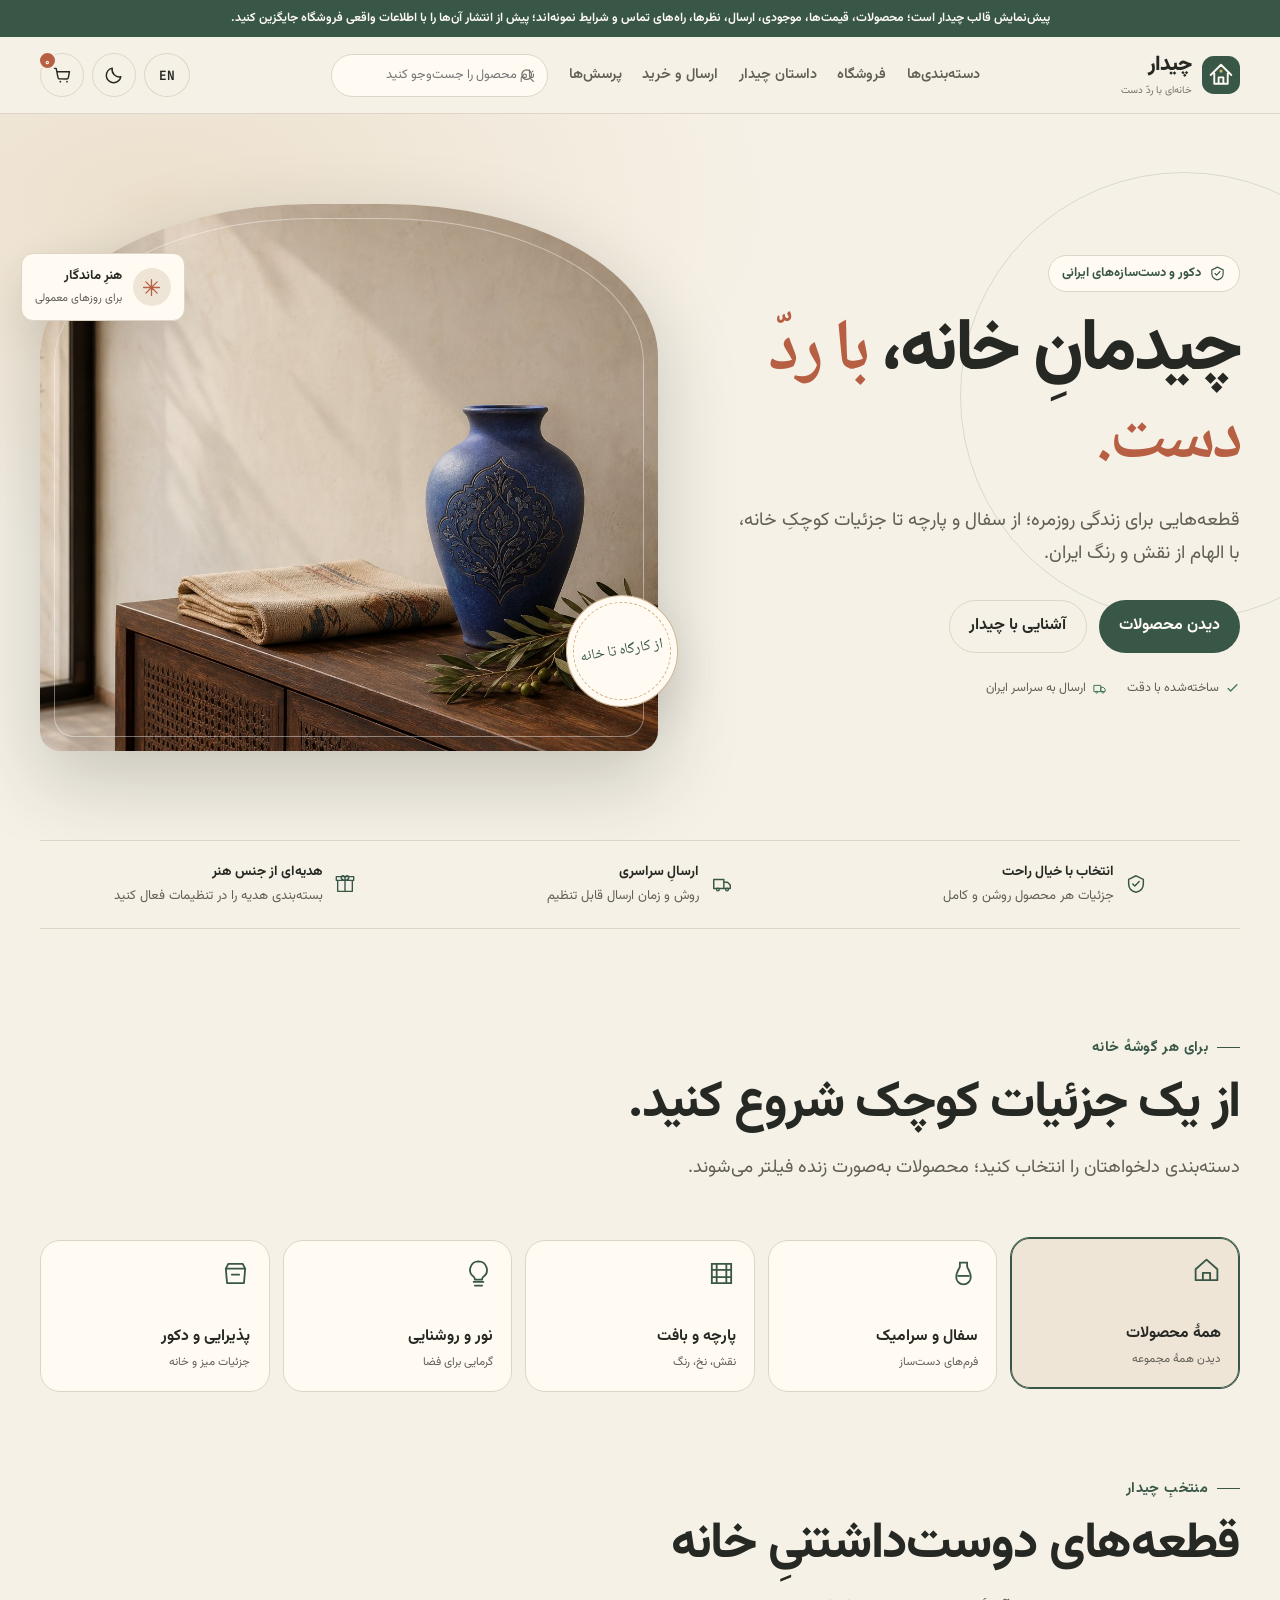
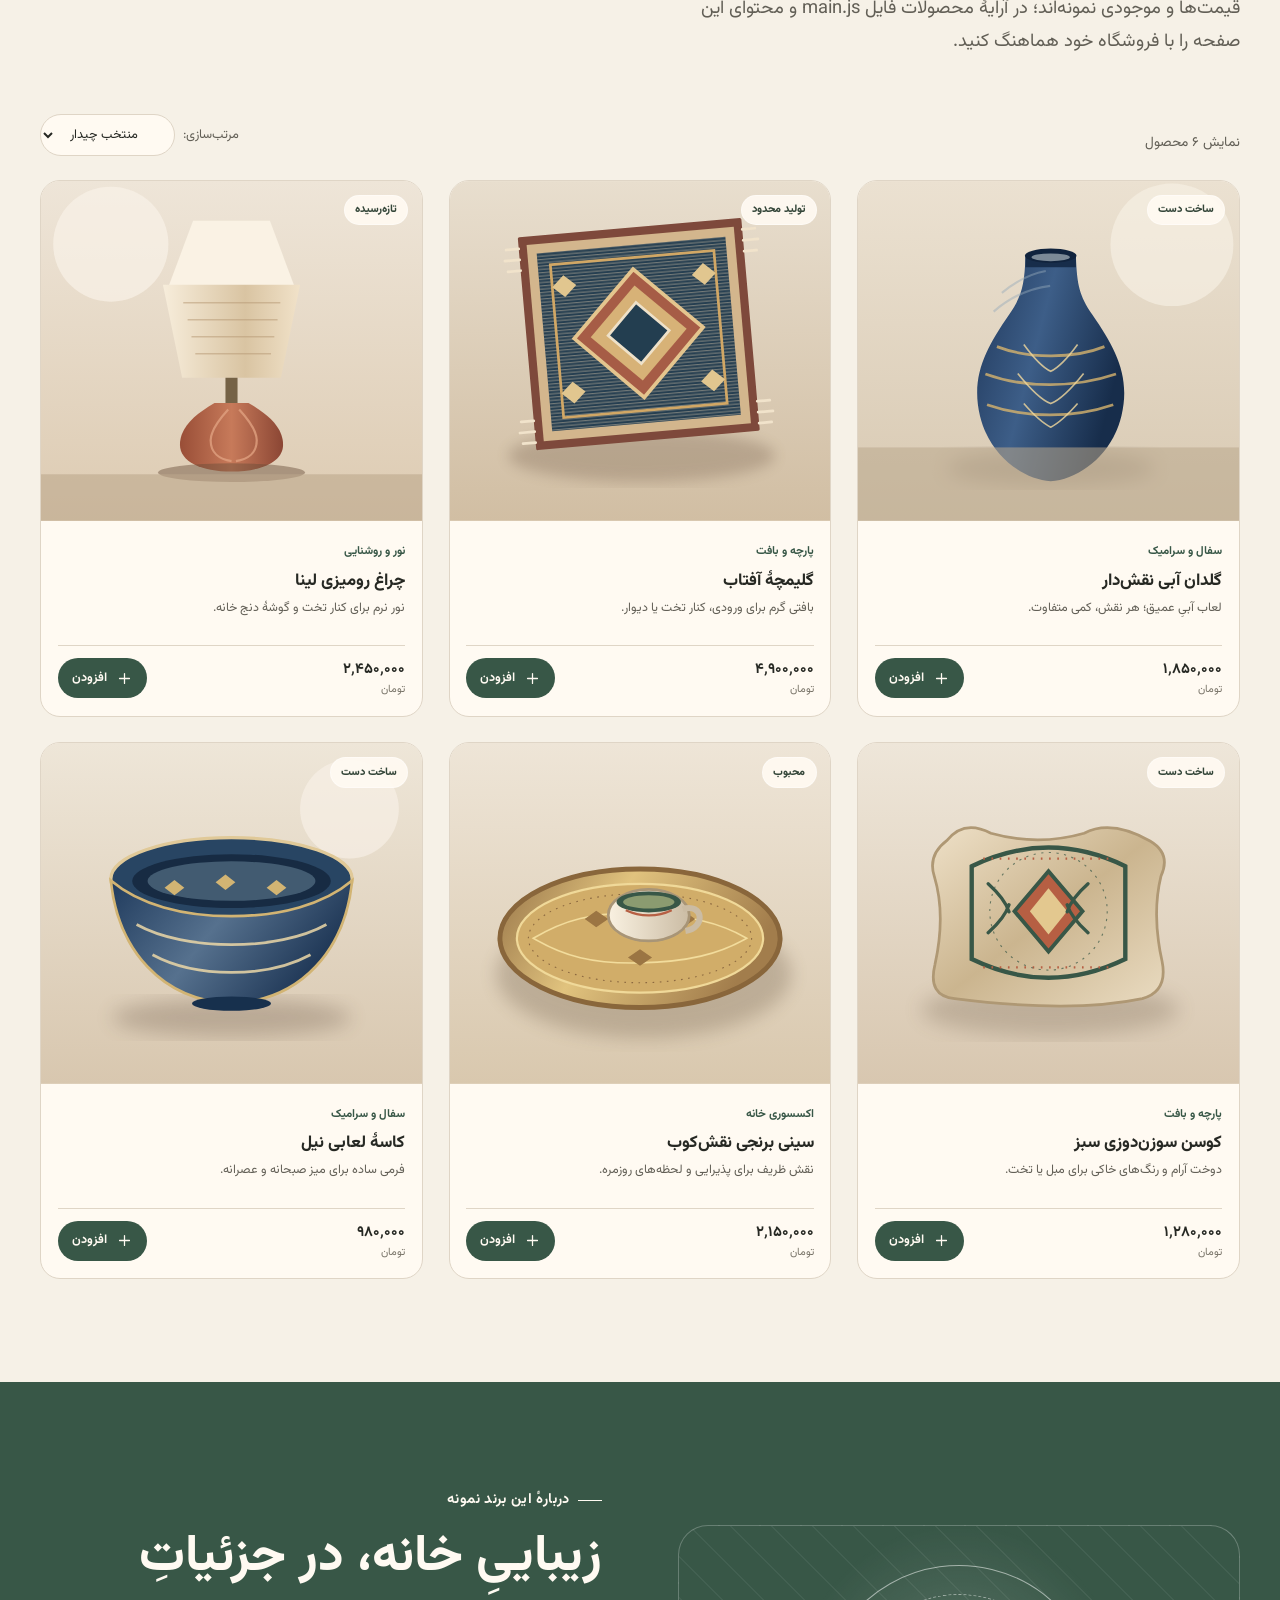
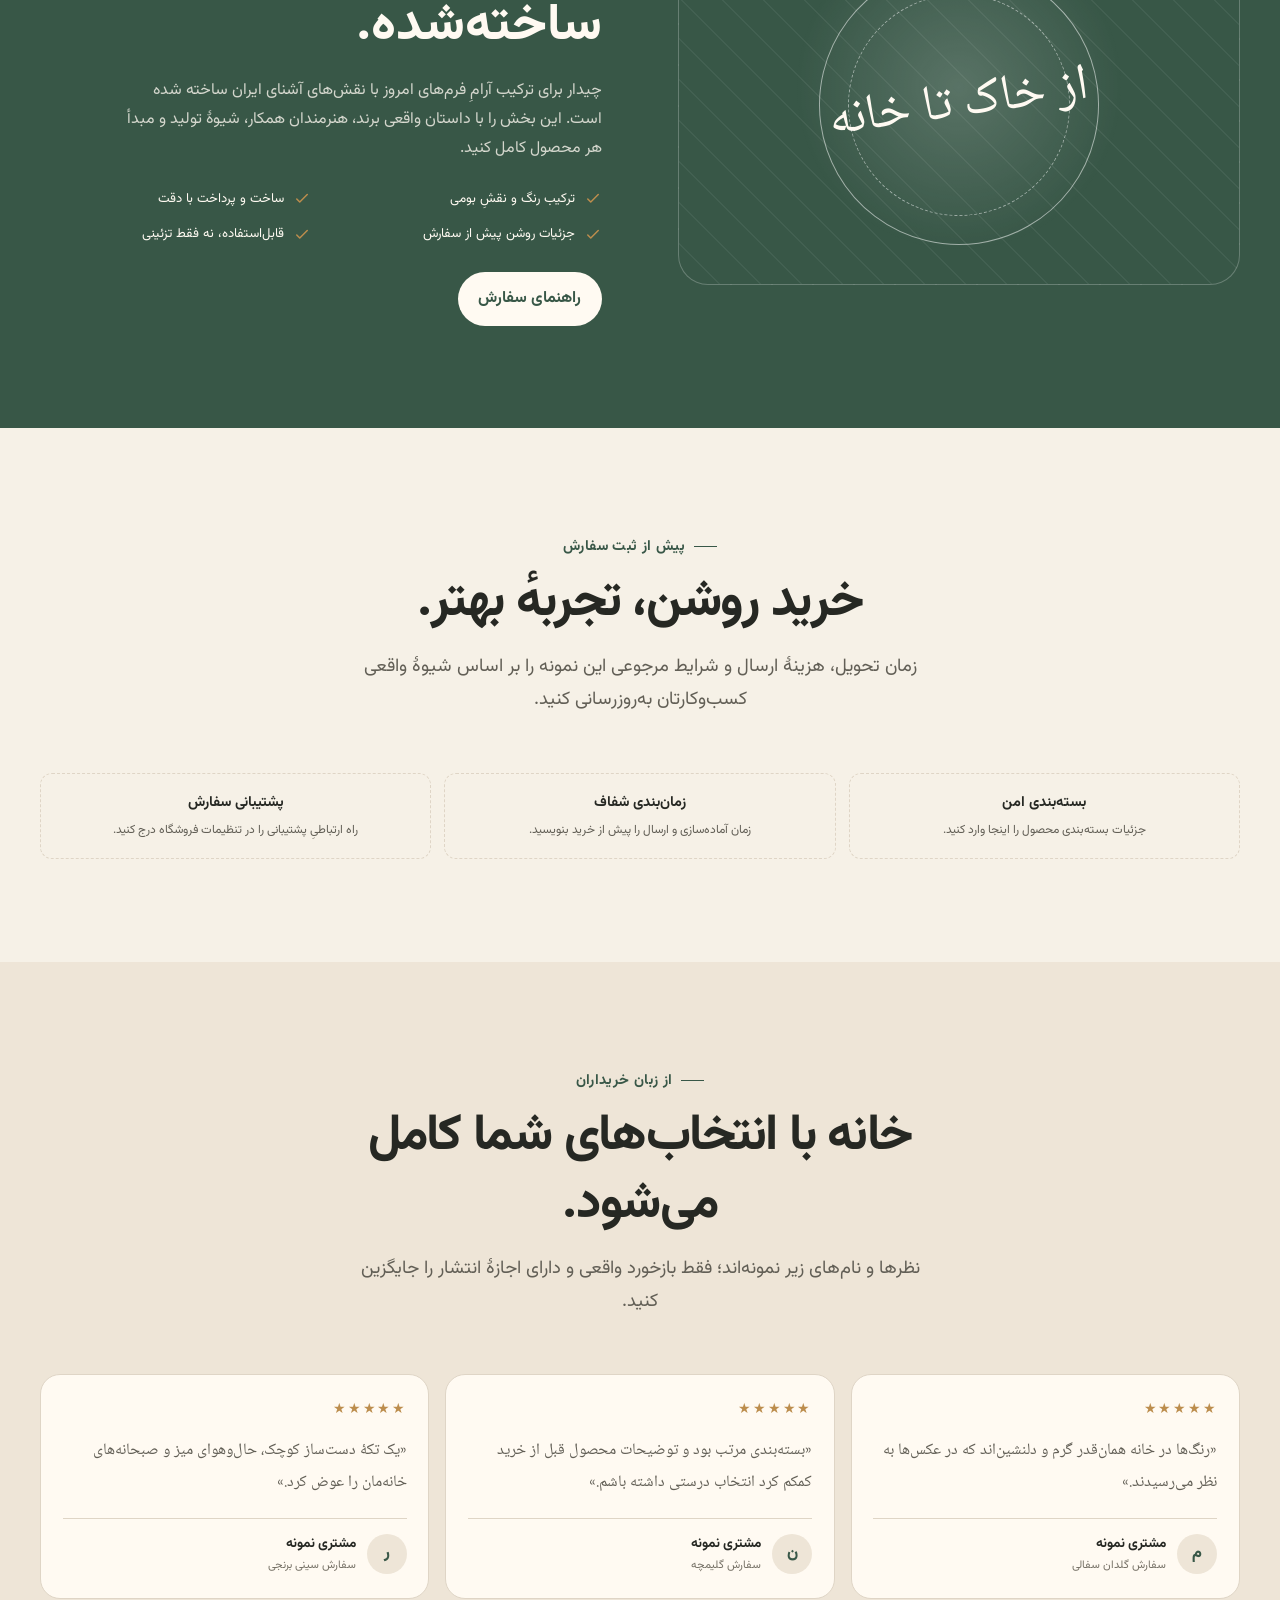
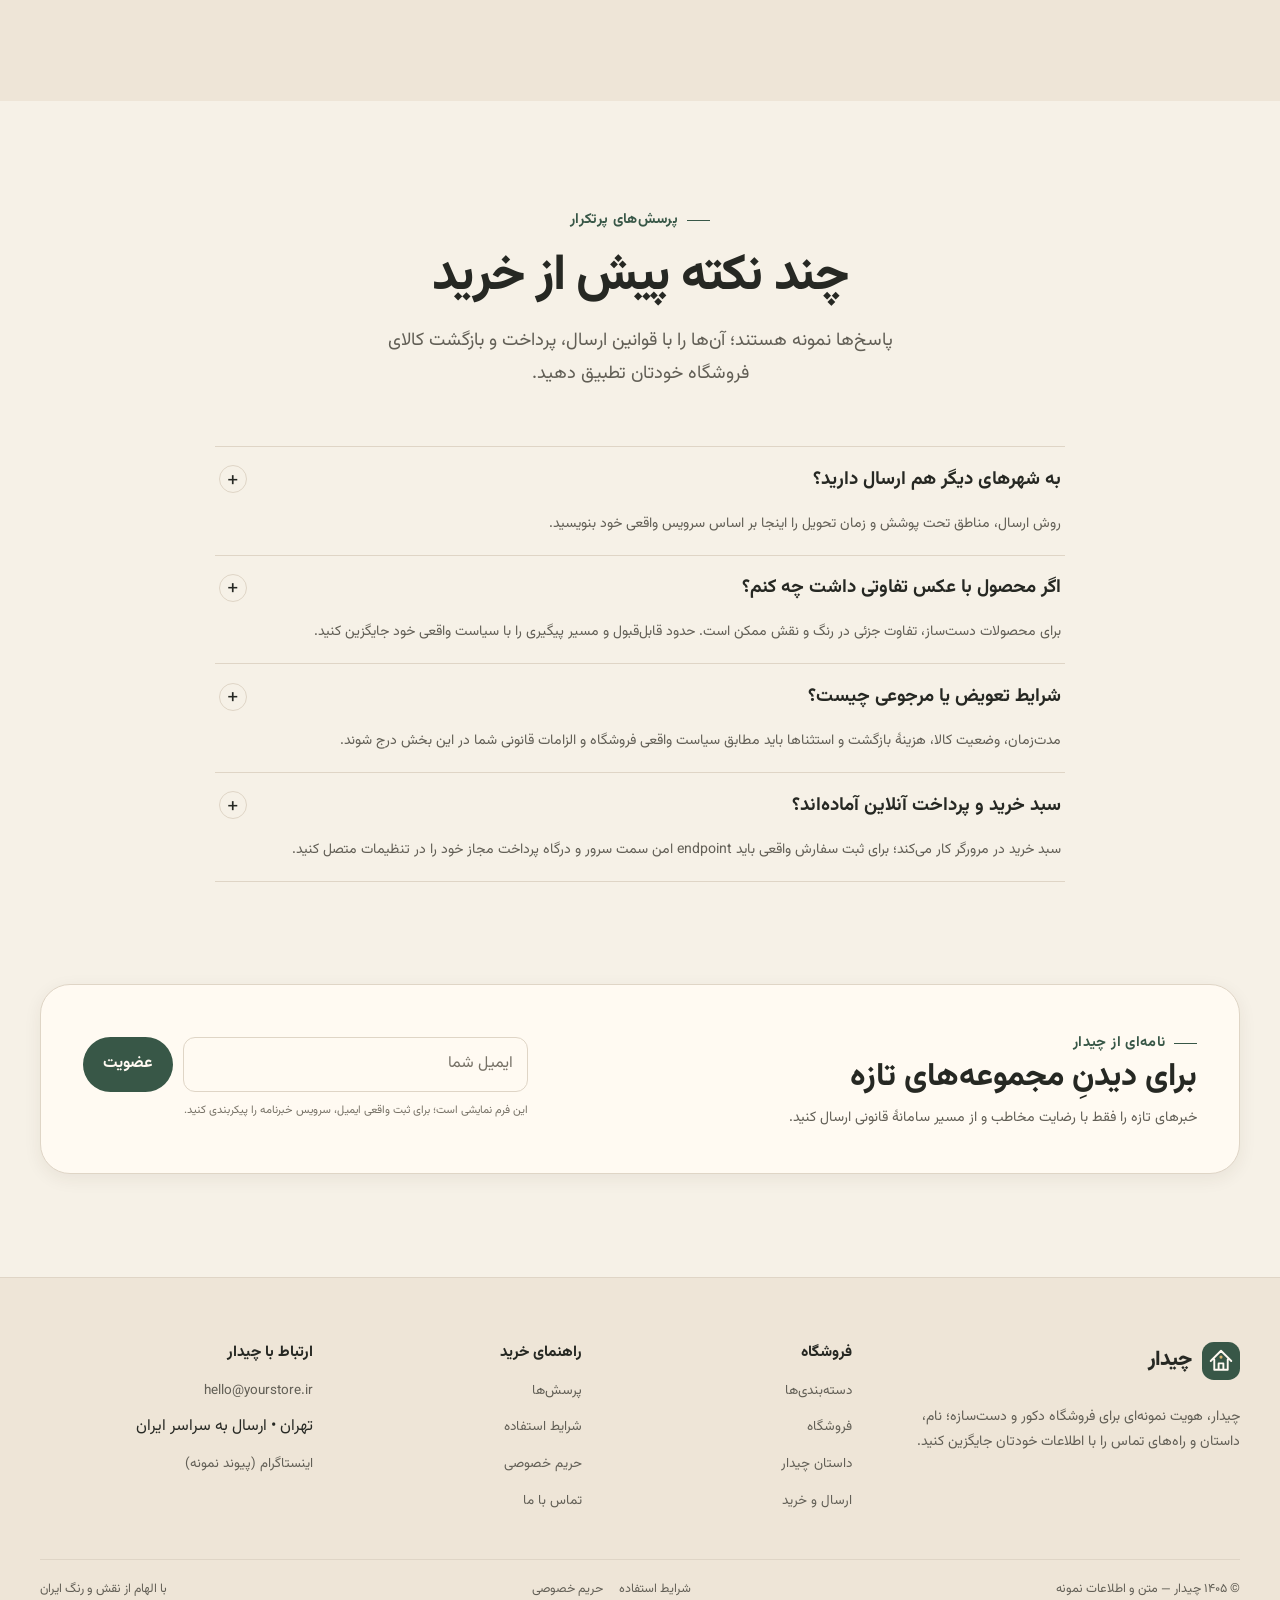
<file: Chidar/index.html>
<!doctype html>
<html lang="fa" dir="rtl" data-theme="light">
<head>
  <meta charset="utf-8">
  <meta name="viewport" content="width=device-width, initial-scale=1, viewport-fit=cover">
  <meta name="theme-color" content="#f6f1e7">
  <meta name="description" content="چیدار؛ فروشگاه نمونهٔ دکور و دست‌سازه‌های ایرانی. تجربهٔ خریدی گرم، ساده و سازگار با فارسی و بازار ایران.">
  <meta property="og:type" content="website">
  <meta property="og:title" content="چیدار | خانه‌ای با ردّ دست">
  <meta property="og:description" content="دکور، پارچه و دست‌سازه‌های الهام‌گرفته از هنر ایرانی؛ قالب فروشگاهی RTL از مجموعهٔ سکّان.">
  <title>چیدار | خانه‌ای با ردّ دست — قالب فروشگاهی سکّان</title>
  <link rel="icon" type="image/svg+xml" href="assets/img/mark.svg">
  <link rel="preload" as="image" href="assets/img/hero-still-life.jpg" fetchpriority="high">
  <script>
    (() => {
      try {
        const theme = localStorage.getItem('chidar-theme');
        const lang = localStorage.getItem('chidar-lang');
        if (theme === 'light' || theme === 'dark') document.documentElement.dataset.theme = theme;
        else if (matchMedia('(prefers-color-scheme: dark)').matches) document.documentElement.dataset.theme = 'dark';
        if (lang === 'en') { document.documentElement.lang = 'en'; document.documentElement.dir = 'ltr'; }
        document.documentElement.classList.add('js');
      } catch (_) { document.documentElement.classList.add('js'); }
    })();
  </script>
  <link rel="stylesheet" href="assets/css/fonts.css">
  <link rel="stylesheet" href="assets/css/base.css">
  <link rel="stylesheet" href="assets/css/components.css">
  <link rel="stylesheet" href="assets/css/sections.css">
  <script type="application/ld+json">
  {
    "@context": "https://schema.org",
    "@type": "WebPage",
    "name": "چیدار | قالب فروشگاهی سکّان",
    "description": "پیش‌نمایش قابل شخصی‌سازی فروشگاه آنلاین دکور و دست‌سازه‌های ایرانی.",
    "inLanguage": ["fa-IR", "en"]
  }
  </script>
</head>
<body id="top">
  <a class="skip-link" href="#main" data-i18n="skipLink">رفتن به محتوای اصلی</a>
  <p class="demo-note" role="note" data-i18n="demoNote">پیش‌نمایش قالب چیدار است؛ محصولات، قیمت‌ها، موجودی، ارسال، نظرها، راه‌های تماس و شرایط نمونه‌اند؛ پیش از انتشار آن‌ها را با اطلاعات واقعی فروشگاه جایگزین کنید.</p>

  <header class="site-header">
    <div class="container header-inner">
      <a class="brand" href="#top" aria-label="چیدار — بازگشت به بالا" data-i18n-aria="brandAria">
        <img class="brand-mark" src="assets/img/mark.svg" alt="" width="38" height="38">
        <span><span class="brand-name" data-i18n="brandName">چیدار</span><small class="brand-caption" data-i18n="brandCaption">خانه‌ای با ردّ دست</small></span>
      </a>

      <nav class="main-nav" id="siteNav" aria-label="ناوبری اصلی" data-i18n-aria="navAria">
        <a href="#collections" data-i18n="navCollections">دسته‌بندی‌ها</a>
        <a href="#catalog" data-i18n="navShop">فروشگاه</a>
        <a href="#story" data-i18n="navStory">داستان چیدار</a>
        <a href="#shipping" data-i18n="navShipping">ارسال و خرید</a>
        <a href="#faq" data-i18n="navFaq">پرسش‌ها</a>
        <form class="search-box" id="searchForm" role="search">
          <label class="visually-hidden" for="productSearch" data-i18n="searchLabel">جست‌وجو در محصولات</label>
          <svg viewBox="0 0 24 24" fill="none" aria-hidden="true"><circle cx="10.8" cy="10.8" r="6.8" stroke="currentColor" stroke-width="1.8"/><path d="m16 16 4.3 4.3" stroke="currentColor" stroke-width="1.8" stroke-linecap="round"/></svg>
          <input id="productSearch" type="search" autocomplete="off" data-i18n-placeholder="searchPlaceholder" placeholder="نام محصول را جست‌وجو کنید">
        </form>
      </nav>

      <div class="header-tools">
        <button class="icon-button language-toggle" id="languageToggle" type="button" aria-label="Switch to English" data-i18n-aria="languageToggleAria"><span data-i18n="languageShort">EN</span></button>
        <button class="icon-button theme-toggle" id="themeToggle" type="button" aria-label="تغییر پوستهٔ روشن و تیره" data-i18n-aria="themeToggleAria">
          <svg class="icon-sun" viewBox="0 0 24 24" fill="none" aria-hidden="true"><circle cx="12" cy="12" r="4" stroke="currentColor" stroke-width="1.7"/><path d="M12 2v2m0 16v2M2 12h2m16 0h2M4.9 4.9l1.4 1.4m11.4 11.4 1.4 1.4m0-14.2-1.4 1.4M6.3 17.7l-1.4 1.4" stroke="currentColor" stroke-width="1.7" stroke-linecap="round"/></svg>
          <svg class="icon-moon" viewBox="0 0 24 24" fill="none" aria-hidden="true"><path d="M20.2 14.1A8.7 8.7 0 0 1 9.9 3.8 8.8 8.8 0 1 0 20.2 14.1Z" stroke="currentColor" stroke-width="1.7" stroke-linejoin="round"/></svg>
        </button>
        <button class="icon-button cart-trigger" id="cartTrigger" type="button" aria-label="بازکردن سبد خرید" aria-controls="cartDrawer" data-i18n-aria="cartTriggerAria">
          <svg viewBox="0 0 24 24" fill="none" aria-hidden="true"><path d="M3 4h2l2.2 11.1a2 2 0 0 0 2 1.6h8.4a2 2 0 0 0 2-1.6L21 8H6" stroke="currentColor" stroke-width="1.7" stroke-linecap="round" stroke-linejoin="round"/><circle cx="10" cy="20" r="1" fill="currentColor"/><circle cx="18" cy="20" r="1" fill="currentColor"/></svg>
          <span class="cart-count" id="cartCount" aria-live="polite">۰</span>
        </button>
        <button class="icon-button menu-toggle" id="menuToggle" type="button" aria-expanded="false" aria-controls="siteNav" aria-label="بازکردن منو" data-i18n-aria="menuToggleAria">
          <svg viewBox="0 0 24 24" fill="none" aria-hidden="true"><path d="M4 7h16M4 12h16M4 17h16" stroke="currentColor" stroke-width="1.8" stroke-linecap="round"/></svg>
        </button>
      </div>
    </div>
  </header>

  <main id="main">
    <section class="hero" aria-labelledby="heroTitle">
      <div class="container hero-grid">
        <div class="hero-copy">
          <span class="hero-kicker"><svg viewBox="0 0 24 24" fill="none" aria-hidden="true"><path d="M12 3 4 7v5c0 4.6 3 7.7 8 9 5-1.3 8-4.4 8-9V7l-8-4Z" stroke="currentColor" stroke-width="1.6"/><path d="m8.5 12 2.2 2.2 4.8-5" stroke="currentColor" stroke-width="1.6" stroke-linecap="round" stroke-linejoin="round"/></svg><span data-i18n="heroKicker">دکور و دست‌سازه‌های ایرانی</span></span>
          <h1 id="heroTitle"><span data-i18n="heroTitleA">چیدمانِ خانه،</span> <em data-i18n="heroTitleB">با ردّ دست.</em></h1>
          <p data-i18n="heroText">قطعه‌هایی برای زندگی روزمره؛ از سفال و پارچه تا جزئیات کوچکِ خانه، با الهام از نقش و رنگ ایران.</p>
          <div class="hero-actions">
            <a class="button" href="#catalog" data-i18n="heroShop">دیدن محصولات</a>
            <a class="button button-secondary" href="#story" data-i18n="heroStory">آشنایی با چیدار</a>
          </div>
          <div class="hero-assurance" aria-label="ویژگی‌های فروشگاه" data-i18n-aria="assuranceAria">
            <span><svg viewBox="0 0 24 24" fill="none" aria-hidden="true"><path d="m5 12 4 4L19 6" stroke="currentColor" stroke-width="2" stroke-linecap="round" stroke-linejoin="round"/></svg><span data-i18n="assurance1">ساخته‌شده با دقت</span></span>
            <span><svg viewBox="0 0 24 24" fill="none" aria-hidden="true"><path d="M3 7h11v10H3zM14 10h4l3 3v4h-7z" stroke="currentColor" stroke-width="1.6" stroke-linejoin="round"/><circle cx="7.5" cy="18" r="1.5" stroke="currentColor" stroke-width="1.5"/><circle cx="17.5" cy="18" r="1.5" stroke="currentColor" stroke-width="1.5"/></svg><span data-i18n="assurance2">ارسال به سراسر ایران</span></span>
          </div>
        </div>
        <div class="hero-visual">
          <div class="hero-photo-frame">
            <img class="hero-photo" src="assets/img/hero-still-life.jpg" width="1536" height="1024" alt="گلدان سفالی آبی و پارچهٔ دست‌باف در فضایی گرم و امروزی" data-i18n-alt="heroImageAlt" fetchpriority="high" decoding="async">
          </div>
          <div class="hero-sticker" aria-hidden="true" data-i18n="heroSticker">از کارگاه<br>تا خانه</div>
          <div class="hero-float-card" aria-hidden="true"><span class="hero-float-mark"><svg viewBox="0 0 24 24" fill="none"><path d="M12 3v18M3 12h18M5.6 5.6l12.8 12.8m0-12.8L5.6 18.4" stroke="currentColor" stroke-width="1.5" stroke-linecap="round"/></svg></span><span><strong data-i18n="heroCardTitle">هنرِ ماندگار</strong><small data-i18n="heroCardText">برای روزهای معمولی</small></span></div>
        </div>
      </div>
    </section>

    <section class="container trust-strip" aria-label="مزیت‌های سفارش" data-i18n-aria="trustAria">
      <div class="trust-item"><svg viewBox="0 0 24 24" fill="none" aria-hidden="true"><path d="M12 3 4 7v5c0 4.6 3 7.7 8 9 5-1.3 8-4.4 8-9V7l-8-4Z" stroke="currentColor" stroke-width="1.6"/><path d="m8.5 12 2.2 2.2 4.8-5" stroke="currentColor" stroke-width="1.6" stroke-linecap="round" stroke-linejoin="round"/></svg><span><strong data-i18n="trust1Title">انتخاب با خیال راحت</strong><span data-i18n="trust1Text">جزئیات هر محصول روشن و کامل</span></span></div>
      <div class="trust-item"><svg viewBox="0 0 24 24" fill="none" aria-hidden="true"><path d="M3 7h11v10H3zM14 10h4l3 3v4h-7z" stroke="currentColor" stroke-width="1.6" stroke-linejoin="round"/><circle cx="7.5" cy="18" r="1.5" stroke="currentColor" stroke-width="1.5"/><circle cx="17.5" cy="18" r="1.5" stroke="currentColor" stroke-width="1.5"/></svg><span><strong data-i18n="trust2Title">ارسالِ سراسری</strong><span data-i18n="trust2Text">روش و زمان ارسال قابل تنظیم</span></span></div>
      <div class="trust-item"><svg viewBox="0 0 24 24" fill="none" aria-hidden="true"><path d="M4 8h16v12H4zM2.5 4h19v4h-19zM12 8v12M12 8c-4.8 0-5.5-5-2-5 2.5 0 2 5 2 5Zm0 0c4.8 0 5.5-5 2-5-2.5 0-2 5-2 5Z" stroke="currentColor" stroke-width="1.5" stroke-linejoin="round"/></svg><span><strong data-i18n="trust3Title">هدیه‌ای از جنس هنر</strong><span data-i18n="trust3Text">بسته‌بندی هدیه را در تنظیمات فعال کنید</span></span></div>
    </section>

    <section class="section categories" id="collections" aria-labelledby="collectionsTitle">
      <div class="container">
        <div class="section-heading">
          <span class="eyebrow" data-i18n="collectionsEyebrow">برای هر گوشهٔ خانه</span>
          <h2 class="section-title" id="collectionsTitle" data-i18n="collectionsTitle">از یک جزئیات کوچک شروع کنید.</h2>
          <p class="section-copy" data-i18n="collectionsText">دسته‌بندی دلخواهتان را انتخاب کنید؛ محصولات به‌صورت زنده فیلتر می‌شوند.</p>
        </div>
        <div class="category-grid" role="group" aria-label="فیلتر دسته‌بندی محصولات" data-i18n-aria="categoryFiltersAria">
          <button class="category-tile is-active" type="button" data-filter="all" aria-pressed="true"><svg viewBox="0 0 24 24" fill="none" aria-hidden="true"><path d="m3 11 9-8 9 8v9H3zM9 20v-6h6v6" stroke="currentColor" stroke-width="1.5" stroke-linejoin="round"/></svg><span><strong data-i18n="filterAll">همهٔ محصولات</strong><small data-i18n="filterAllSub">دیدن همهٔ مجموعه</small></span></button>
          <button class="category-tile" type="button" data-filter="ceramic" aria-pressed="false"><svg viewBox="0 0 24 24" fill="none" aria-hidden="true"><path d="M9 3h6v3c0 2 3 4 3 9a6 6 0 0 1-12 0c0-5 3-7 3-9V3Z" stroke="currentColor" stroke-width="1.5"/><path d="M7 14h10" stroke="currentColor" stroke-width="1.5"/></svg><span><strong data-i18n="filterCeramic">سفال و سرامیک</strong><small data-i18n="filterCeramicSub">فرم‌های دست‌ساز</small></span></button>
          <button class="category-tile" type="button" data-filter="textile" aria-pressed="false"><svg viewBox="0 0 24 24" fill="none" aria-hidden="true"><path d="M4 4h16v16H4zM8 4v16m8-16v16M4 9h16m-16 6h16" stroke="currentColor" stroke-width="1.5"/></svg><span><strong data-i18n="filterTextile">پارچه و بافت</strong><small data-i18n="filterTextileSub">نقش، نخ، رنگ</small></span></button>
          <button class="category-tile" type="button" data-filter="light" aria-pressed="false"><svg viewBox="0 0 24 24" fill="none" aria-hidden="true"><path d="M8 19h8M9 22h6M12 2a7 7 0 0 0-4 12.7c.7.5 1 1.1 1 2.3h6c0-1.2.3-1.8 1-2.3A7 7 0 0 0 12 2Z" stroke="currentColor" stroke-width="1.5" stroke-linecap="round" stroke-linejoin="round"/></svg><span><strong data-i18n="filterLight">نور و روشنایی</strong><small data-i18n="filterLightSub">گرمایی برای فضا</small></span></button>
          <button class="category-tile" type="button" data-filter="decor" aria-pressed="false"><svg viewBox="0 0 24 24" fill="none" aria-hidden="true"><path d="M4 8h16l-1 12H5L4 8Zm2-4h12l2 4H4l2-4Z" stroke="currentColor" stroke-width="1.5" stroke-linejoin="round"/><path d="M9 13h6" stroke="currentColor" stroke-width="1.5" stroke-linecap="round"/></svg><span><strong data-i18n="filterDecor">پذیرایی و دکور</strong><small data-i18n="filterDecorSub">جزئیات میز و خانه</small></span></button>
        </div>
      </div>
    </section>

    <section class="section catalog" id="catalog" aria-labelledby="catalogTitle">
      <div class="container">
        <div class="section-heading">
          <span class="eyebrow" data-i18n="catalogEyebrow">منتخبِ چیدار</span>
          <h2 class="section-title" id="catalogTitle" data-i18n="catalogTitle">قطعه‌های دوست‌داشتنیِ خانه</h2>
          <p class="section-copy" data-i18n="catalogText">قیمت‌ها و موجودی نمونه‌اند؛ در آرایهٔ محصولات فایل <code>main.js</code> و محتوای این صفحه را با فروشگاه خود هماهنگ کنید.</p>
        </div>
        <div class="catalog-toolbar">
          <p class="catalog-count" id="resultsCount" aria-live="polite"><span data-i18n="showing">نمایش</span> <bdi id="visibleCount">۶</bdi> <span data-i18n="products">محصول</span></p>
          <label class="sort-control"><span data-i18n="sortLabel">مرتب‌سازی:</span><select id="sortProducts"><option value="featured" data-i18n="sortFeatured">منتخب چیدار</option><option value="price-low" data-i18n="sortLow">ارزان‌ترین</option><option value="price-high" data-i18n="sortHigh">گران‌ترین</option></select></label>
        </div>
        <div class="product-grid" id="productGrid">
          <article class="product-card" data-product-card data-id="vase-blue" data-category="ceramic" data-price="1850000" data-name-fa="گلدان آبی نقش‌دار" data-name-en="Blue motif vase" data-description-fa="سفال لعاب‌دار با نقش الهام‌گرفته از کاشی ایرانی." data-description-en="Glazed pottery with a pattern inspired by Iranian tilework.">
            <div class="product-media"><img src="assets/img/product-vase.svg" width="720" height="620" alt="گلدان سفالی آبی با نقش هندسی" data-i18n-alt="vaseAlt" loading="lazy" decoding="async"><span class="product-badge" data-i18n="badgeHandmade">ساخت دست</span></div>
            <div class="product-info"><span class="product-type" data-i18n="typeCeramic">سفال و سرامیک</span><h3 class="product-name" data-i18n="vaseName">گلدان آبی نقش‌دار</h3><p class="product-desc" data-i18n="vaseDesc">لعاب آبیِ عمیق؛ هر نقش، کمی متفاوت.</p><div class="product-bottom"><span class="product-price"><bdi data-format-price="1850000">۱٬۸۵۰٬۰۰۰</bdi><small data-i18n="currency">تومان</small></span><button class="button add-to-cart" type="button" data-add-to-cart="vase-blue"><svg viewBox="0 0 24 24" fill="none" aria-hidden="true"><path d="M12 5v14M5 12h14" stroke="currentColor" stroke-width="1.8" stroke-linecap="round"/></svg><span data-i18n="addToCart">افزودن</span></button></div></div>
          </article>
          <article class="product-card" data-product-card data-id="woven-kilim" data-category="textile" data-price="4900000" data-name-fa="گلیمچهٔ آفتاب" data-name-en="Aftab mini kilim" data-description-fa="بافت هندسی گرم برای ورودی، کنار تخت یا دیوار." data-description-en="A warm geometric weave for an entry, bedside or wall.">
            <div class="product-media"><img src="assets/img/product-kilim.svg" width="720" height="620" alt="گلیمچهٔ دست‌باف با نقش‌های هندسی" data-i18n-alt="kilimAlt" loading="lazy" decoding="async"><span class="product-badge" data-i18n="badgeLimited">تولید محدود</span></div>
            <div class="product-info"><span class="product-type" data-i18n="typeTextile">پارچه و بافت</span><h3 class="product-name" data-i18n="kilimName">گلیمچهٔ آفتاب</h3><p class="product-desc" data-i18n="kilimDesc">بافتی گرم برای ورودی، کنار تخت یا دیوار.</p><div class="product-bottom"><span class="product-price"><bdi data-format-price="4900000">۴٬۹۰۰٬۰۰۰</bdi><small data-i18n="currency">تومان</small></span><button class="button add-to-cart" type="button" data-add-to-cart="woven-kilim"><svg viewBox="0 0 24 24" fill="none" aria-hidden="true"><path d="M12 5v14M5 12h14" stroke="currentColor" stroke-width="1.8" stroke-linecap="round"/></svg><span data-i18n="addToCart">افزودن</span></button></div></div>
          </article>
          <article class="product-card" data-product-card data-id="linen-lamp" data-category="light" data-price="2450000" data-name-fa="چراغ رومیزی لینا" data-name-en="Lina table lamp" data-description-fa="نور نرم کنار تخت یا گوشهٔ دنج خانه." data-description-en="A soft glow for the bedside or a quiet corner.">
            <div class="product-media"><img src="assets/img/product-lamp.svg" width="720" height="620" alt="چراغ رومیزی با پایهٔ سفالی و کلاهک پارچه‌ای" data-i18n-alt="lampAlt" loading="lazy" decoding="async"><span class="product-badge" data-i18n="badgeNew">تازه‌رسیده</span></div>
            <div class="product-info"><span class="product-type" data-i18n="typeLight">نور و روشنایی</span><h3 class="product-name" data-i18n="lampName">چراغ رومیزی لینا</h3><p class="product-desc" data-i18n="lampDesc">نور نرم برای کنار تخت و گوشهٔ دنج خانه.</p><div class="product-bottom"><span class="product-price"><bdi data-format-price="2450000">۲٬۴۵۰٬۰۰۰</bdi><small data-i18n="currency">تومان</small></span><button class="button add-to-cart" type="button" data-add-to-cart="linen-lamp"><svg viewBox="0 0 24 24" fill="none" aria-hidden="true"><path d="M12 5v14M5 12h14" stroke="currentColor" stroke-width="1.8" stroke-linecap="round"/></svg><span data-i18n="addToCart">افزودن</span></button></div></div>
          </article>
          <article class="product-card" data-product-card data-id="embroidered-cushion" data-category="textile" data-price="1280000" data-name-fa="کوسن سوزن‌دوزی سبز" data-name-en="Green embroidered cushion" data-description-fa="پارچهٔ کرم با دوخت الهام‌گرفته از نقش‌های بومی." data-description-en="Cream fabric with stitching inspired by regional motifs.">
            <div class="product-media"><img src="assets/img/product-cushion.svg" width="720" height="620" alt="کوسن کرم با نقش سوزن‌دوزی سبز" data-i18n-alt="cushionAlt" loading="lazy" decoding="async"><span class="product-badge" data-i18n="badgeHandmade">ساخت دست</span></div>
            <div class="product-info"><span class="product-type" data-i18n="typeTextile">پارچه و بافت</span><h3 class="product-name" data-i18n="cushionName">کوسن سوزن‌دوزی سبز</h3><p class="product-desc" data-i18n="cushionDesc">دوخت آرام و رنگ‌های خاکی برای مبل یا تخت.</p><div class="product-bottom"><span class="product-price"><bdi data-format-price="1280000">۱٬۲۸۰٬۰۰۰</bdi><small data-i18n="currency">تومان</small></span><button class="button add-to-cart" type="button" data-add-to-cart="embroidered-cushion"><svg viewBox="0 0 24 24" fill="none" aria-hidden="true"><path d="M12 5v14M5 12h14" stroke="currentColor" stroke-width="1.8" stroke-linecap="round"/></svg><span data-i18n="addToCart">افزودن</span></button></div></div>
          </article>
          <article class="product-card" data-product-card data-id="brass-tray" data-category="decor" data-price="2150000" data-name-fa="سینی برنجی نقش‌کوب" data-name-en="Etched brass tray" data-description-fa="سینی دست‌کوب با نقش‌های ظریف برای پذیرایی روزمره." data-description-en="A hand-etched serving tray for everyday rituals.">
            <div class="product-media"><img src="assets/img/product-tray.svg" width="720" height="620" alt="سینی بیضی برنجی دست‌کوب با فنجان سفالی" data-i18n-alt="trayAlt" loading="lazy" decoding="async"><span class="product-badge" data-i18n="badgePopular">محبوب</span></div>
            <div class="product-info"><span class="product-type" data-i18n="typeDecor">اکسسوری خانه</span><h3 class="product-name" data-i18n="trayName">سینی برنجی نقش‌کوب</h3><p class="product-desc" data-i18n="trayDesc">نقش ظریف برای پذیرایی و لحظه‌های روزمره.</p><div class="product-bottom"><span class="product-price"><bdi data-format-price="2150000">۲٬۱۵۰٬۰۰۰</bdi><small data-i18n="currency">تومان</small></span><button class="button add-to-cart" type="button" data-add-to-cart="brass-tray"><svg viewBox="0 0 24 24" fill="none" aria-hidden="true"><path d="M12 5v14M5 12h14" stroke="currentColor" stroke-width="1.8" stroke-linecap="round"/></svg><span data-i18n="addToCart">افزودن</span></button></div></div>
          </article>
          <article class="product-card" data-product-card data-id="blue-bowl" data-category="ceramic" data-price="980000" data-name-fa="کاسهٔ لعابی نیل" data-name-en="Nil glazed bowl" data-description-fa="کاسهٔ سرامیکی لعاب‌دار؛ مناسب میز صبحانه و عصرانه." data-description-en="A glazed ceramic bowl for breakfast or afternoon tea.">
            <div class="product-media"><img src="assets/img/product-bowl.svg" width="720" height="620" alt="کاسهٔ سرامیکی آبی با حاشیهٔ کرم" data-i18n-alt="bowlAlt" loading="lazy" decoding="async"><span class="product-badge" data-i18n="badgeHandmade">ساخت دست</span></div>
            <div class="product-info"><span class="product-type" data-i18n="typeCeramic">سفال و سرامیک</span><h3 class="product-name" data-i18n="bowlName">کاسهٔ لعابی نیل</h3><p class="product-desc" data-i18n="bowlDesc">فرمی ساده برای میز صبحانه و عصرانه.</p><div class="product-bottom"><span class="product-price"><bdi data-format-price="980000">۹۸۰٬۰۰۰</bdi><small data-i18n="currency">تومان</small></span><button class="button add-to-cart" type="button" data-add-to-cart="blue-bowl"><svg viewBox="0 0 24 24" fill="none" aria-hidden="true"><path d="M12 5v14M5 12h14" stroke="currentColor" stroke-width="1.8" stroke-linecap="round"/></svg><span data-i18n="addToCart">افزودن</span></button></div></div>
          </article>
          <p class="catalog-empty" id="catalogEmpty" hidden data-i18n="noProducts">محصولی با این جست‌وجو پیدا نشد؛ عبارت دیگری را امتحان کنید.</p>
        </div>
      </div>
    </section>

    <section class="section story" id="story" aria-labelledby="storyTitle">
      <div class="container story-grid">
        <div class="story-visual" aria-hidden="true"><span class="story-seal" data-i18n="storySeal">از خاک<br>تا خانه</span></div>
        <div class="story-copy">
          <span class="eyebrow" data-i18n="storyEyebrow">دربارهٔ این برند نمونه</span>
          <h2 id="storyTitle" data-i18n="storyTitle">زیباییِ خانه، در جزئیاتِ ساخته‌شده.</h2>
          <p data-i18n="storyText">چیدار برای ترکیب آرامِ فرم‌های امروز با نقش‌های آشنای ایران ساخته شده است. این بخش را با داستان واقعی برند، هنرمندان همکار، شیوهٔ تولید و مبدأ هر محصول کامل کنید.</p>
          <ul class="story-values">
            <li><svg viewBox="0 0 24 24" fill="none" aria-hidden="true"><path d="m5 12 4 4L19 6" stroke="currentColor" stroke-width="2" stroke-linecap="round" stroke-linejoin="round"/></svg><span data-i18n="storyValue1">ترکیب رنگ و نقشِ بومی</span></li>
            <li><svg viewBox="0 0 24 24" fill="none" aria-hidden="true"><path d="m5 12 4 4L19 6" stroke="currentColor" stroke-width="2" stroke-linecap="round" stroke-linejoin="round"/></svg><span data-i18n="storyValue2">ساخت و پرداخت با دقت</span></li>
            <li><svg viewBox="0 0 24 24" fill="none" aria-hidden="true"><path d="m5 12 4 4L19 6" stroke="currentColor" stroke-width="2" stroke-linecap="round" stroke-linejoin="round"/></svg><span data-i18n="storyValue3">جزئیات روشن پیش از سفارش</span></li>
            <li><svg viewBox="0 0 24 24" fill="none" aria-hidden="true"><path d="m5 12 4 4L19 6" stroke="currentColor" stroke-width="2" stroke-linecap="round" stroke-linejoin="round"/></svg><span data-i18n="storyValue4">قابل‌استفاده، نه فقط تزئینی</span></li>
          </ul>
          <a class="button" href="#shipping" data-i18n="storyCta">راهنمای سفارش</a>
        </div>
      </div>
    </section>

    <section class="section" id="shipping" aria-labelledby="shippingTitle">
      <div class="container">
        <div class="section-heading center">
          <span class="eyebrow" data-i18n="shippingEyebrow">پیش از ثبت سفارش</span>
          <h2 class="section-title" id="shippingTitle" data-i18n="shippingTitle">خرید روشن، تجربهٔ بهتر.</h2>
          <p class="section-copy" data-i18n="shippingText">زمان تحویل، هزینهٔ ارسال و شرایط مرجوعی این نمونه را بر اساس شیوهٔ واقعی کسب‌وکارتان به‌روزرسانی کنید.</p>
        </div>
        <div class="shipping-panel">
          <article class="shipping-card"><strong data-i18n="shipping1Title">بسته‌بندی امن</strong><p data-i18n="shipping1Text">جزئیات بسته‌بندی محصول را اینجا وارد کنید.</p></article>
          <article class="shipping-card"><strong data-i18n="shipping2Title">زمان‌بندی شفاف</strong><p data-i18n="shipping2Text">زمان آماده‌سازی و ارسال را پیش از خرید بنویسید.</p></article>
          <article class="shipping-card"><strong data-i18n="shipping3Title">پشتیبانی سفارش</strong><p data-i18n="shipping3Text">راه ارتباطیِ پشتیبانی را در تنظیمات فروشگاه درج کنید.</p></article>
        </div>
      </div>
    </section>

    <section class="section reviews" aria-labelledby="reviewsTitle">
      <div class="container">
        <div class="section-heading center">
          <span class="eyebrow" data-i18n="reviewsEyebrow">از زبان خریداران</span>
          <h2 class="section-title" id="reviewsTitle" data-i18n="reviewsTitle">خانه با انتخاب‌های شما کامل می‌شود.</h2>
          <p class="section-copy" data-i18n="reviewsSampleNote">نظرها و نام‌های زیر نمونه‌اند؛ فقط بازخورد واقعی و دارای اجازهٔ انتشار را جایگزین کنید.</p>
        </div>
        <div class="review-grid">
          <figure class="review-card"><div class="review-stars" aria-label="۵ از ۵" data-i18n-aria="reviewRating">★★★★★</div><blockquote data-i18n="review1">«رنگ‌ها در خانه همان‌قدر گرم و دلنشین‌اند که در عکس‌ها به نظر می‌رسیدند.»</blockquote><figcaption class="review-author"><span class="review-avatar" aria-hidden="true">م</span><span><strong data-i18n="reviewer1">مشتری نمونه</strong><small data-i18n="reviewProduct1">سفارش گلدان سفالی</small></span></figcaption></figure>
          <figure class="review-card"><div class="review-stars" aria-label="۵ از ۵" data-i18n-aria="reviewRating">★★★★★</div><blockquote data-i18n="review2">«بسته‌بندی مرتب بود و توضیحات محصول قبل از خرید کمکم کرد انتخاب درستی داشته باشم.»</blockquote><figcaption class="review-author"><span class="review-avatar" aria-hidden="true">ن</span><span><strong data-i18n="reviewer2">مشتری نمونه</strong><small data-i18n="reviewProduct2">سفارش گلیمچه</small></span></figcaption></figure>
          <figure class="review-card"><div class="review-stars" aria-label="۵ از ۵" data-i18n-aria="reviewRating">★★★★★</div><blockquote data-i18n="review3">«یک تکهٔ دست‌ساز کوچک، حال‌وهوای میز و صبحانه‌های خانه‌مان را عوض کرد.»</blockquote><figcaption class="review-author"><span class="review-avatar" aria-hidden="true">ر</span><span><strong data-i18n="reviewer3">مشتری نمونه</strong><small data-i18n="reviewProduct3">سفارش سینی برنجی</small></span></figcaption></figure>
        </div>
      </div>
    </section>

    <section class="section" id="faq" aria-labelledby="faqTitle">
      <div class="container">
        <div class="section-heading center">
          <span class="eyebrow" data-i18n="faqEyebrow">پرسش‌های پرتکرار</span>
          <h2 class="section-title" id="faqTitle" data-i18n="faqTitle">چند نکته پیش از خرید</h2>
          <p class="section-copy" data-i18n="faqIntro">پاسخ‌ها نمونه هستند؛ آن‌ها را با قوانین ارسال، پرداخت و بازگشت کالای فروشگاه خودتان تطبیق دهید.</p>
        </div>
        <div class="faq-list">
          <article class="faq-item"><h3><button class="faq-question" type="button" aria-expanded="false" aria-controls="faqAnswer1" id="faqQuestion1"><span data-i18n="faq1q">به شهرهای دیگر هم ارسال دارید؟</span><span class="faq-icon" aria-hidden="true"></span></button></h3><div class="faq-answer" id="faqAnswer1" role="region" aria-labelledby="faqQuestion1" aria-hidden="true"><p data-i18n="faq1a">روش ارسال، مناطق تحت پوشش و زمان تحویل را اینجا بر اساس سرویس واقعی خود بنویسید.</p></div></article>
          <article class="faq-item"><h3><button class="faq-question" type="button" aria-expanded="false" aria-controls="faqAnswer2" id="faqQuestion2"><span data-i18n="faq2q">اگر محصول با عکس تفاوتی داشت چه کنم؟</span><span class="faq-icon" aria-hidden="true"></span></button></h3><div class="faq-answer" id="faqAnswer2" role="region" aria-labelledby="faqQuestion2" aria-hidden="true"><p data-i18n="faq2a">برای محصولات دست‌ساز، تفاوت جزئی در رنگ و نقش ممکن است. حدود قابل‌قبول و مسیر پیگیری را با سیاست واقعی خود جایگزین کنید.</p></div></article>
          <article class="faq-item"><h3><button class="faq-question" type="button" aria-expanded="false" aria-controls="faqAnswer3" id="faqQuestion3"><span data-i18n="faq3q">شرایط تعویض یا مرجوعی چیست؟</span><span class="faq-icon" aria-hidden="true"></span></button></h3><div class="faq-answer" id="faqAnswer3" role="region" aria-labelledby="faqQuestion3" aria-hidden="true"><p data-i18n="faq3a">مدت‌زمان، وضعیت کالا، هزینهٔ بازگشت و استثناها باید مطابق سیاست واقعی فروشگاه و الزامات قانونی شما در این بخش درج شوند.</p></div></article>
          <article class="faq-item"><h3><button class="faq-question" type="button" aria-expanded="false" aria-controls="faqAnswer4" id="faqQuestion4"><span data-i18n="faq4q">سبد خرید و پرداخت آنلاین آماده‌اند؟</span><span class="faq-icon" aria-hidden="true"></span></button></h3><div class="faq-answer" id="faqAnswer4" role="region" aria-labelledby="faqQuestion4" aria-hidden="true"><p data-i18n="faq4a">سبد خرید در مرورگر کار می‌کند؛ برای ثبت سفارش واقعی باید endpoint امن سمت سرور و درگاه پرداخت مجاز خود را در تنظیمات متصل کنید.</p></div></article>
        </div>
      </div>
    </section>

    <section class="newsletter" id="contact" aria-labelledby="newsletterTitle">
      <div class="container newsletter-panel">
        <div><span class="eyebrow" data-i18n="newsletterEyebrow">نامه‌ای از چیدار</span><h2 id="newsletterTitle" data-i18n="newsletterTitle">برای دیدنِ مجموعه‌های تازه</h2><p data-i18n="newsletterText">خبرهای تازه را فقط با رضایت مخاطب و از مسیر سامانهٔ قانونی ارسال کنید.</p></div>
        <form class="newsletter-form" id="newsletterForm" method="post" novalidate>
          <label class="visually-hidden" for="newsletterEmail" data-i18n="emailLabel">نشانی ایمیل</label>
          <input class="form-control" id="newsletterEmail" name="email" type="email" autocomplete="email" required data-i18n-placeholder="emailPlaceholder" placeholder="ایمیل شما">
          <button class="button" type="submit" data-i18n="newsletterSubmit" disabled>عضویت</button>
          <p class="newsletter-note" id="newsletterNote" data-i18n="newsletterNote">این فرم نمایشی است؛ برای ثبت واقعی ایمیل، سرویس خبرنامه را پیکربندی کنید.</p>
        </form>
      </div>
    </section>
  </main>

  <footer class="site-footer">
    <div class="container">
      <div class="footer-grid">
        <div class="footer-about"><a class="brand" href="#top"><img class="brand-mark" src="assets/img/mark.svg" alt="" width="38" height="38"><span class="brand-name" data-i18n="brandName">چیدار</span></a><p data-i18n="footerAbout">چیدار، هویت نمونه‌ای برای فروشگاه دکور و دست‌سازه؛ نام، داستان و راه‌های تماس را با اطلاعات خودتان جایگزین کنید.</p></div>
        <nav class="footer-column" aria-label="فروشگاه" data-i18n-aria="footerShopAria"><h2 data-i18n="footerShop">فروشگاه</h2><ul><li><a href="#collections" data-i18n="navCollections">دسته‌بندی‌ها</a></li><li><a href="#catalog" data-i18n="navShop">فروشگاه</a></li><li><a href="#story" data-i18n="navStory">داستان چیدار</a></li><li><a href="#shipping" data-i18n="navShipping">ارسال و خرید</a></li></ul></nav>
        <nav class="footer-column" aria-label="راهنما" data-i18n-aria="footerHelpAria"><h2 data-i18n="footerHelp">راهنمای خرید</h2><ul><li><a href="#faq" data-i18n="navFaq">پرسش‌ها</a></li><li><a href="legal.html#terms" data-i18n="termsLink">شرایط استفاده</a></li><li><a href="legal.html#privacy" data-i18n="privacyLink">حریم خصوصی</a></li><li><a href="#contact" data-i18n="contactLink">تماس با ما</a></li></ul></nav>
        <div class="footer-column"><h2 data-i18n="footerContact">ارتباط با چیدار</h2><ul><li><a class="footer-contact-link" href="mailto:hello@yourstore.ir">hello@yourstore.ir</a></li><li data-i18n="footerRegion">تهران • ارسال به سراسر ایران</li><li><a href="https://instagram.com/" target="_blank" rel="noopener noreferrer" data-i18n="instagramLink">اینستاگرام (پیوند نمونه)</a></li></ul></div>
      </div>
      <div class="footer-bottom"><p data-i18n="footerRights">© ۱۴۰۵ چیدار — متن و اطلاعات نمونه</p><nav class="footer-legal" aria-label="پیوندهای حقوقی"><a href="legal.html#terms" data-i18n="termsLink">شرایط استفاده</a><a href="legal.html#privacy" data-i18n="privacyLink">حریم خصوصی</a></nav><p data-i18n="footerMade">با الهام از نقش و رنگ ایران</p></div>
    </div>
  </footer>

  <button class="cart-scrim" id="cartScrim" type="button" aria-label="بستن سبد خرید" data-i18n-aria="closeCartAria" hidden tabindex="-1"></button>
  <aside class="cart-drawer" id="cartDrawer" role="dialog" aria-modal="true" aria-labelledby="cartTitle" aria-describedby="cartHelp" tabindex="-1" hidden>
    <header class="cart-head"><div><h2 id="cartTitle" data-i18n="cartTitle">سبد خرید</h2><p id="cartHelp" data-i18n="cartHelp">اقلام انتخاب‌شده را مرور کنید.</p></div><button class="icon-button" id="cartClose" type="button" aria-label="بستن سبد خرید" data-i18n-aria="closeCartAria"><svg viewBox="0 0 24 24" fill="none" aria-hidden="true"><path d="m6 6 12 12M18 6 6 18" stroke="currentColor" stroke-width="1.8" stroke-linecap="round"/></svg></button></header>
    <div class="cart-lines" id="cartLines"><div class="cart-empty" id="cartEmpty"><svg viewBox="0 0 24 24" fill="none" aria-hidden="true"><path d="M3 4h2l2.2 11.1a2 2 0 0 0 2 1.6h8.4a2 2 0 0 0 2-1.6L21 8H6" stroke="currentColor" stroke-width="1.5" stroke-linecap="round" stroke-linejoin="round"/><circle cx="10" cy="20" r="1" fill="currentColor"/><circle cx="18" cy="20" r="1" fill="currentColor"/></svg><strong data-i18n="cartEmpty">سبد خریدتان هنوز خالی است.</strong><span data-i18n="cartEmptyText">از میان دست‌سازه‌ها چیزی برای خانه انتخاب کنید.</span></div></div>
    <div class="shipping-progress"><p id="shippingMessage" data-i18n="shippingThresholdStart">برای بررسیِ هزینهٔ ارسال، محصولی به سبد اضافه کنید.</p><div class="shipping-meter" aria-hidden="true"><span id="shippingMeter"></span></div></div>
    <div class="cart-summary"><div class="summary-row"><span data-i18n="subtotal">جمع جزء</span><bdi id="cartSubtotal">۰ تومان</bdi></div><div class="summary-row"><span data-i18n="shippingFee">هزینهٔ ارسال نمونه</span><bdi id="cartShipping">۰ تومان</bdi></div><div class="summary-row total"><span data-i18n="cartTotal">جمع کلِ برآوردی</span><bdi id="cartTotal">۰ تومان</bdi></div><button class="button button-block" id="checkoutButton" type="button" data-i18n="checkout">ادامه برای ثبت سفارش</button><p class="cart-disclaimer" data-i18n="checkoutNote">نسخهٔ نمایشی درگاه پرداخت ندارد؛ مبلغ نهایی باید در سرور و درگاه شما محاسبه شود.</p></div>
  </aside>

  <div class="toast" id="toast" role="status" aria-live="polite" aria-atomic="true" hidden></div>
  <script src="assets/js/main.js" defer></script>
</body>
</html>
</file>
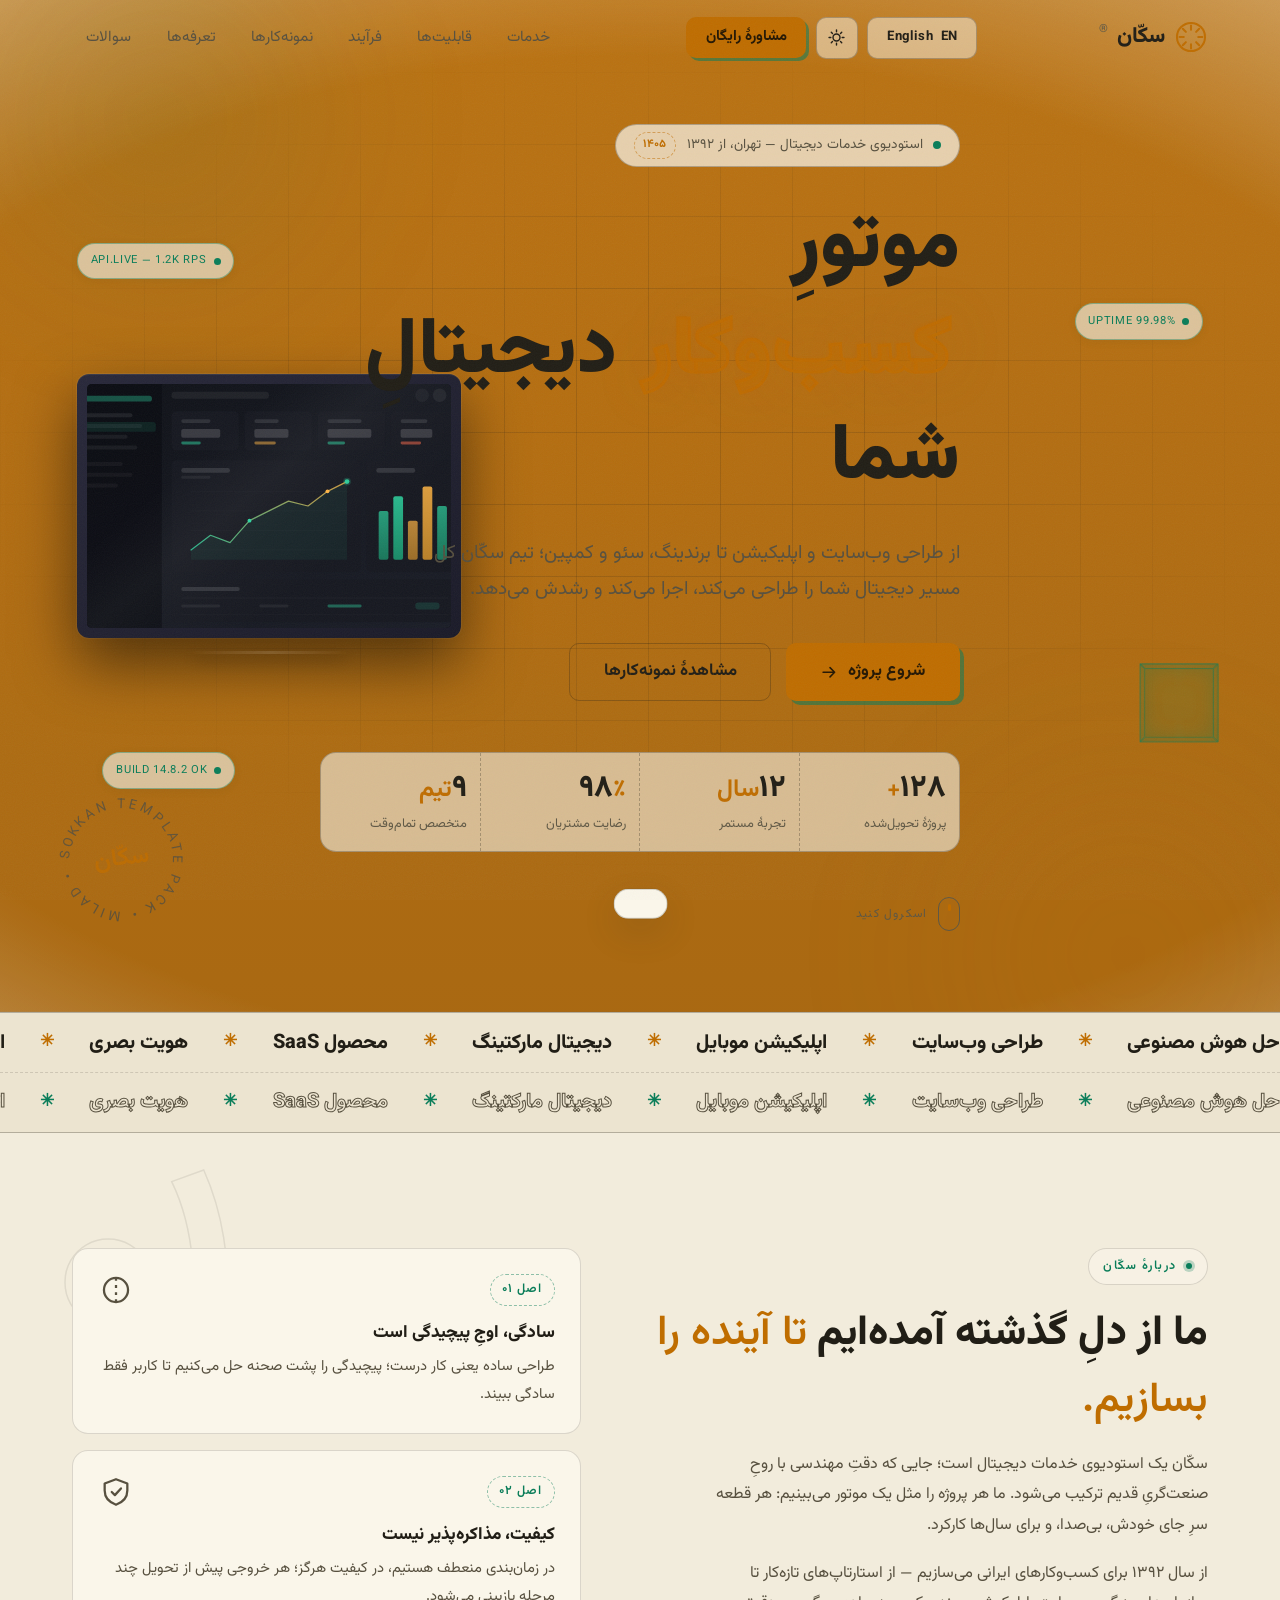
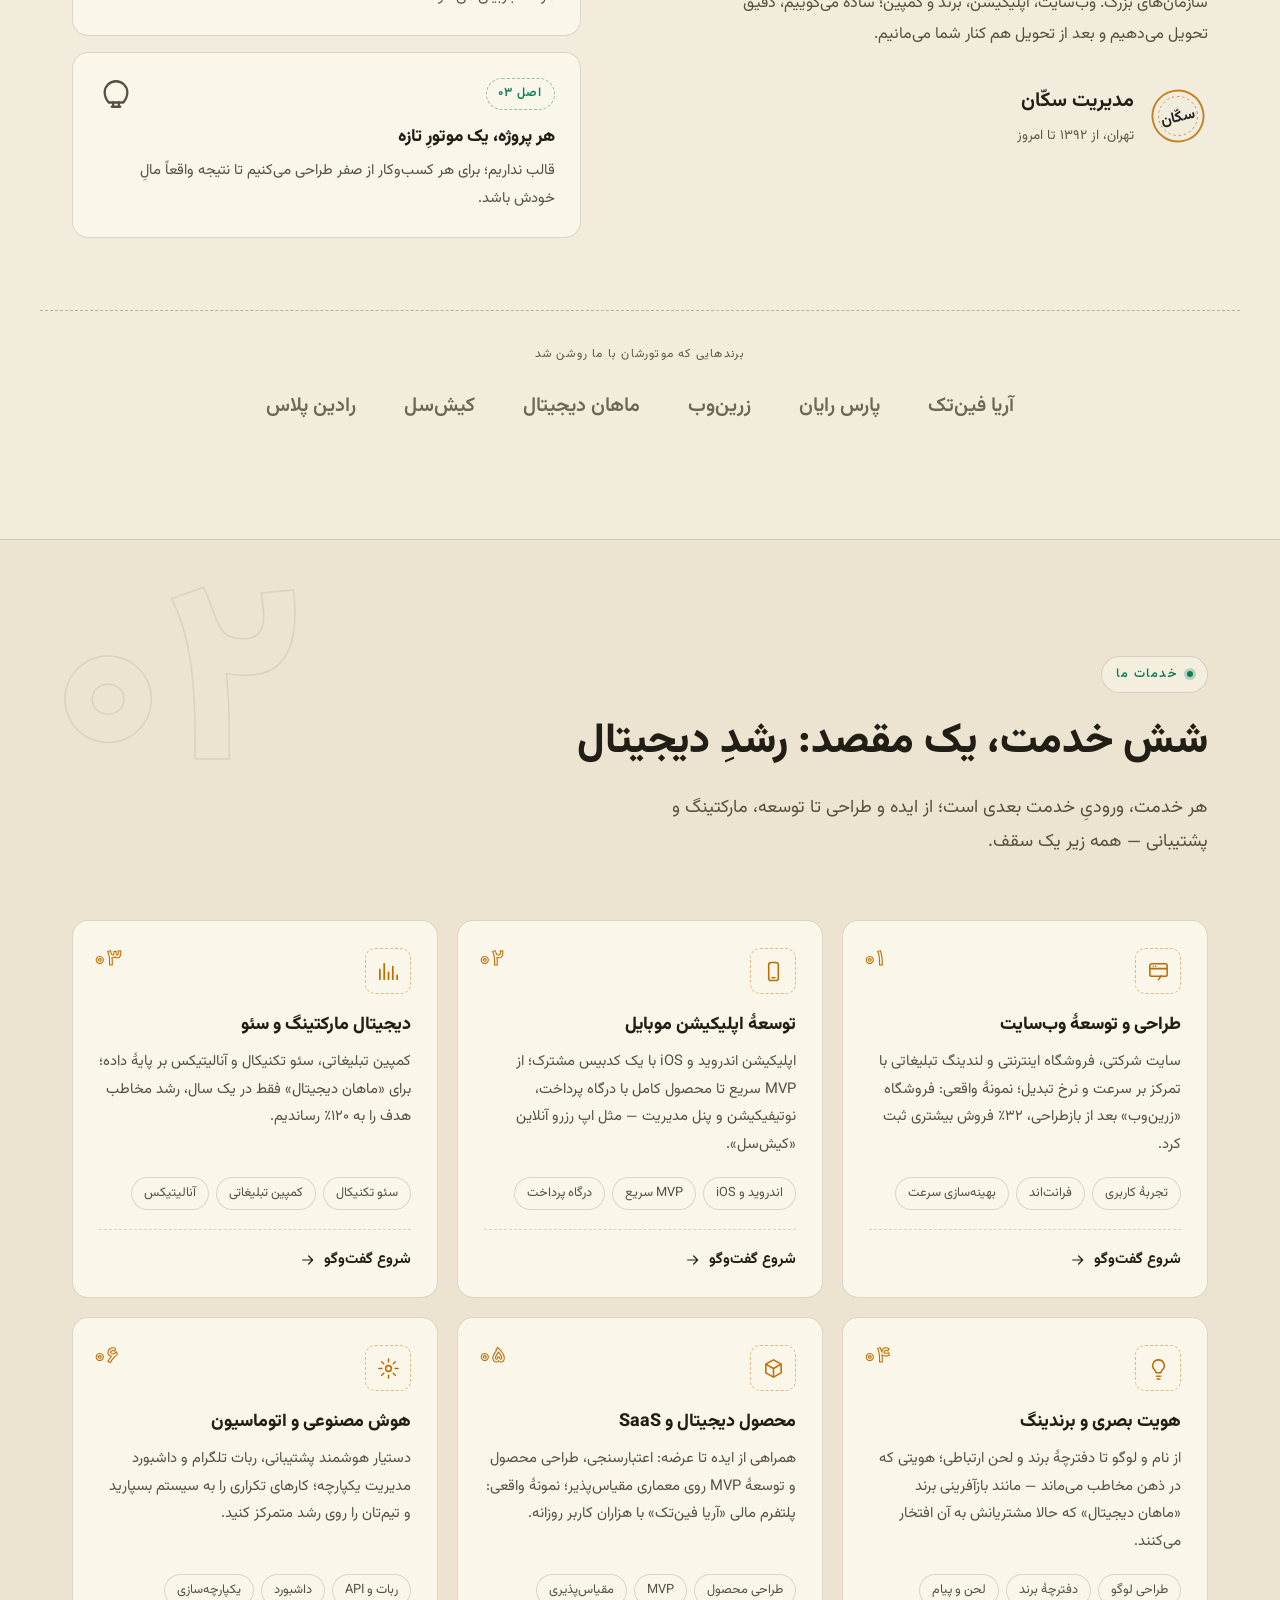
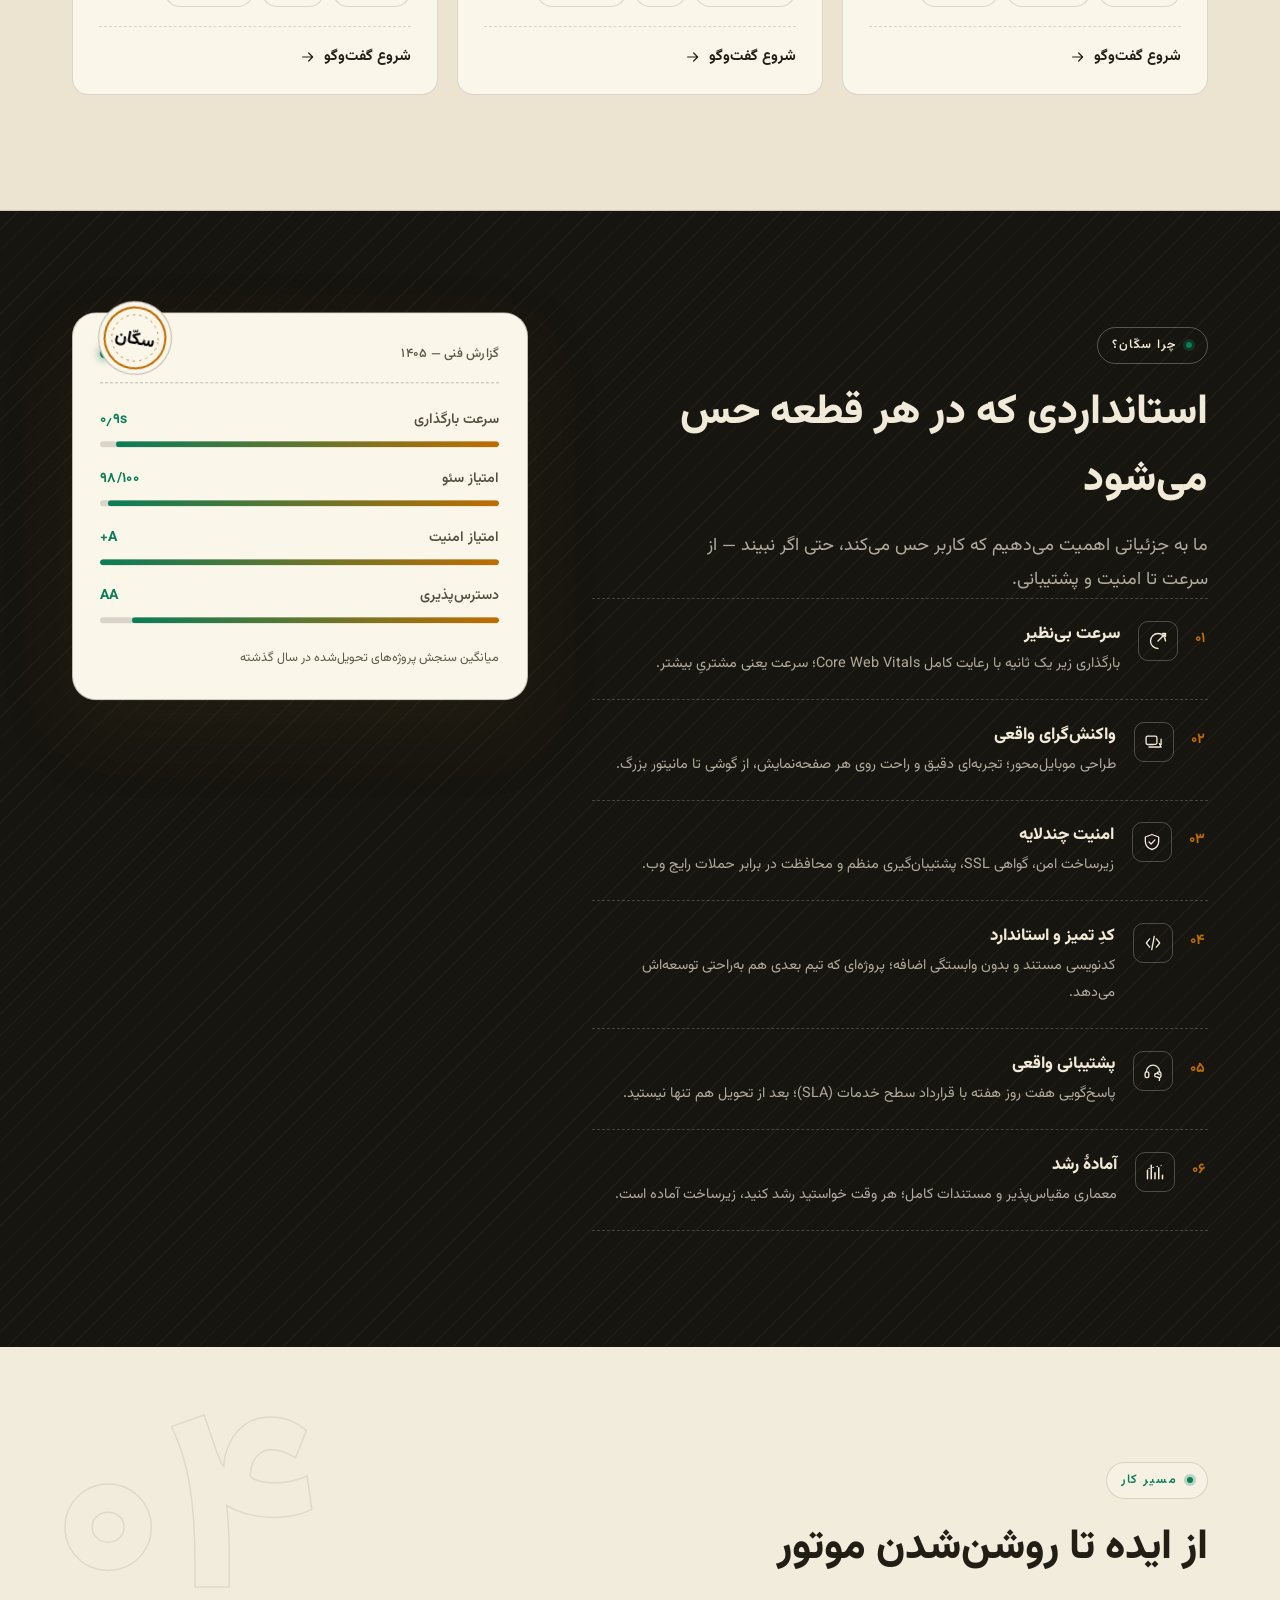
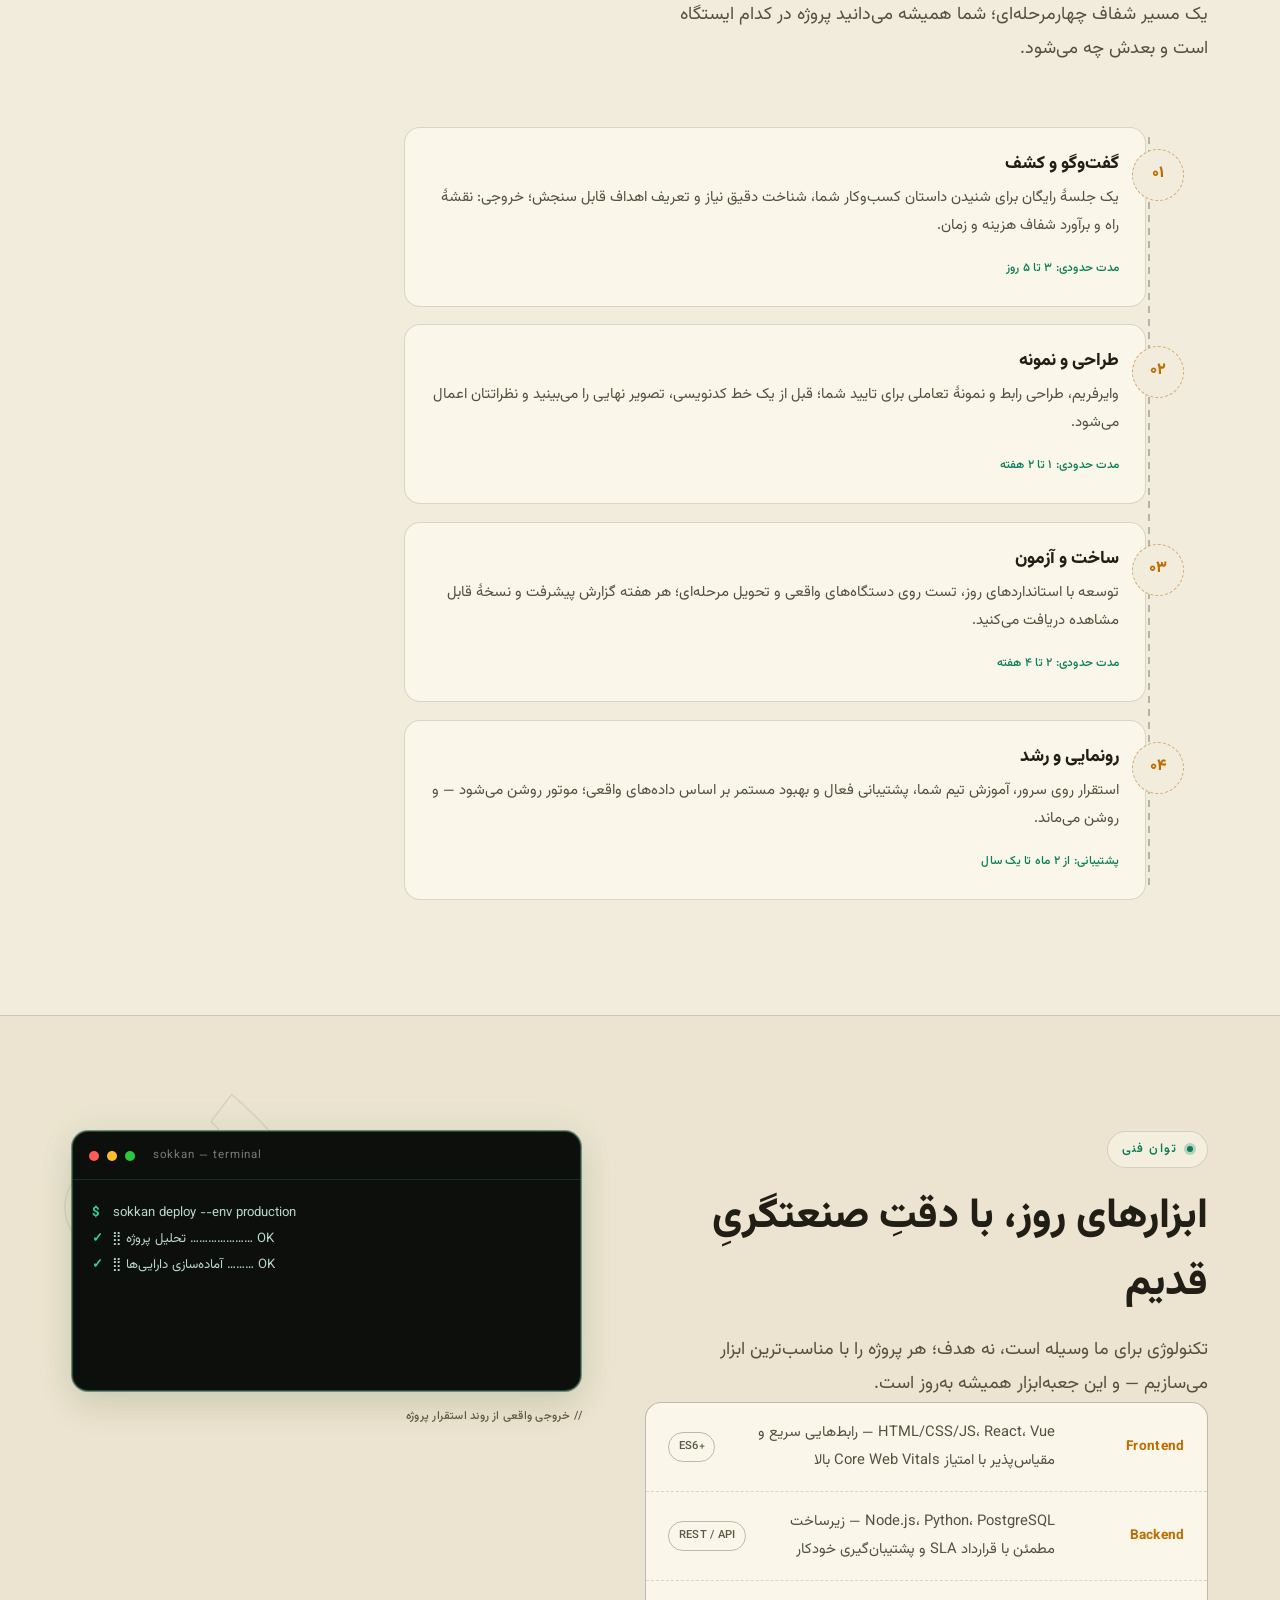
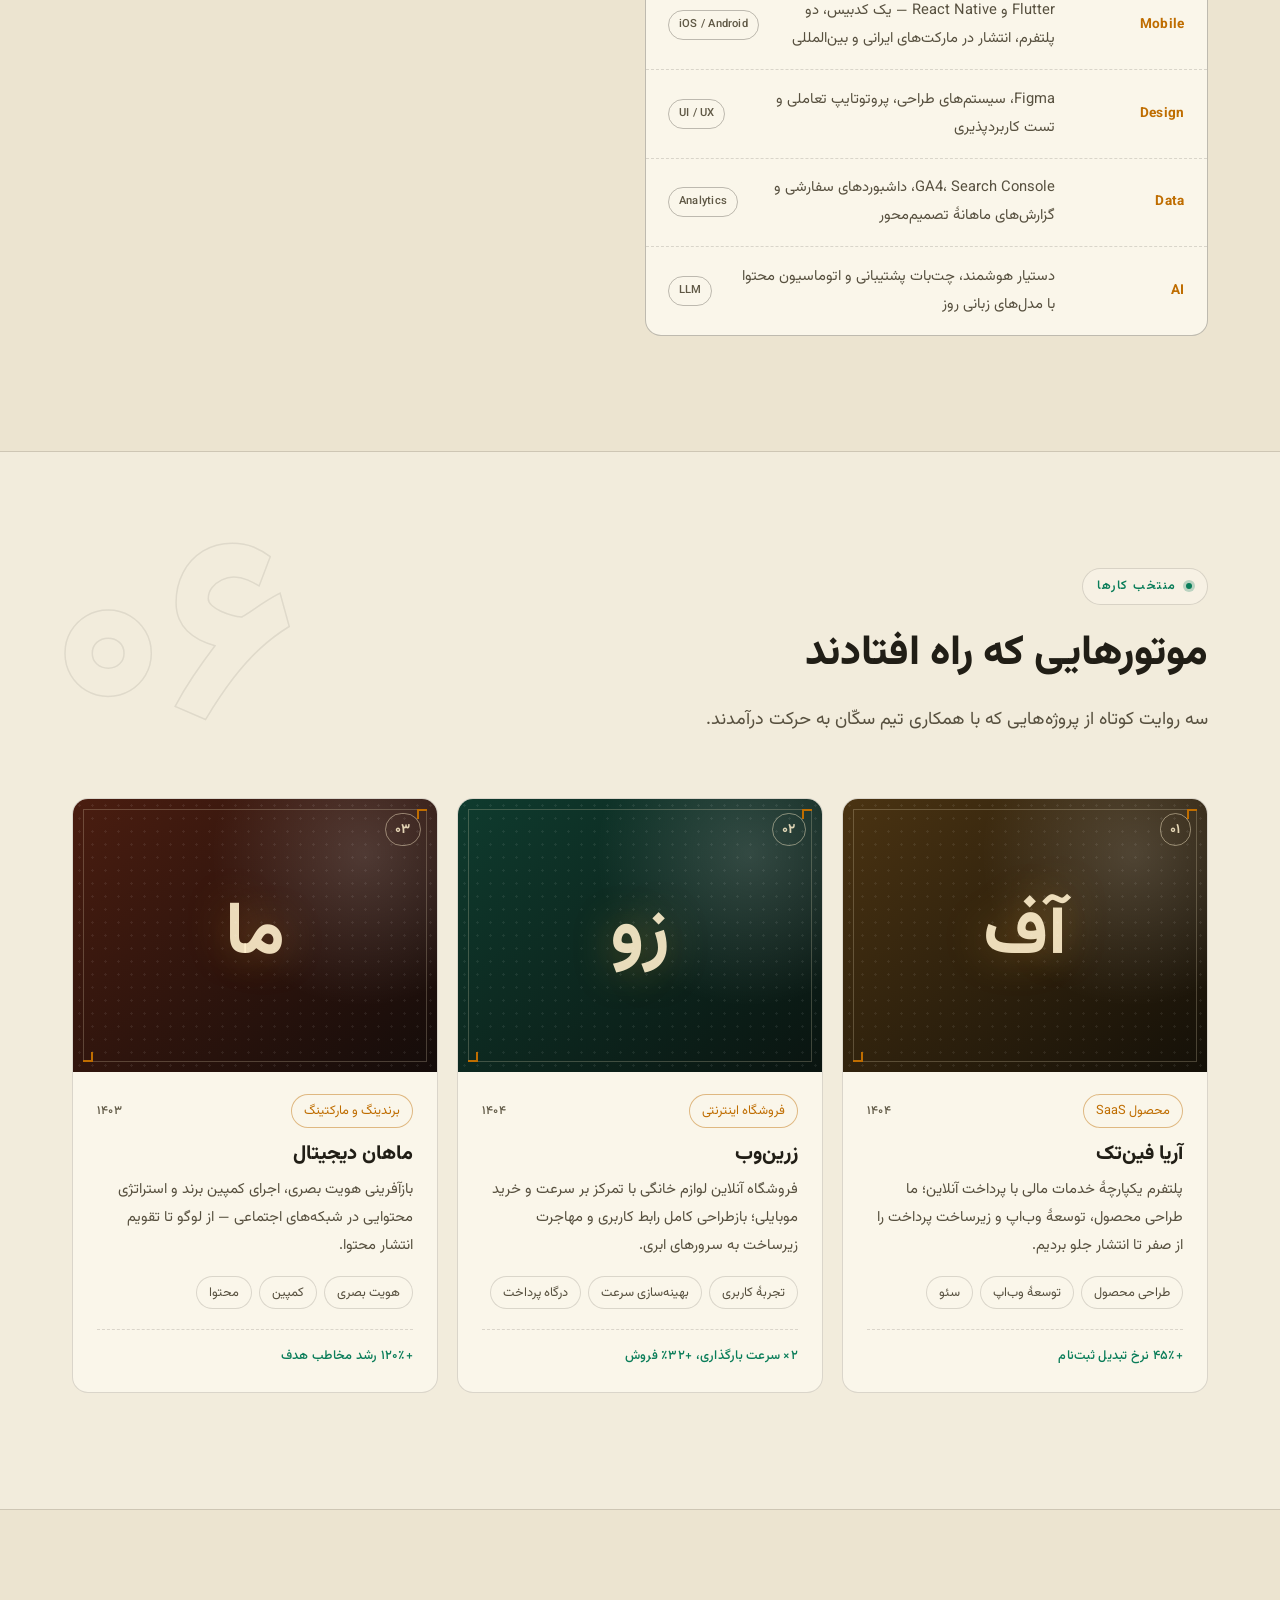
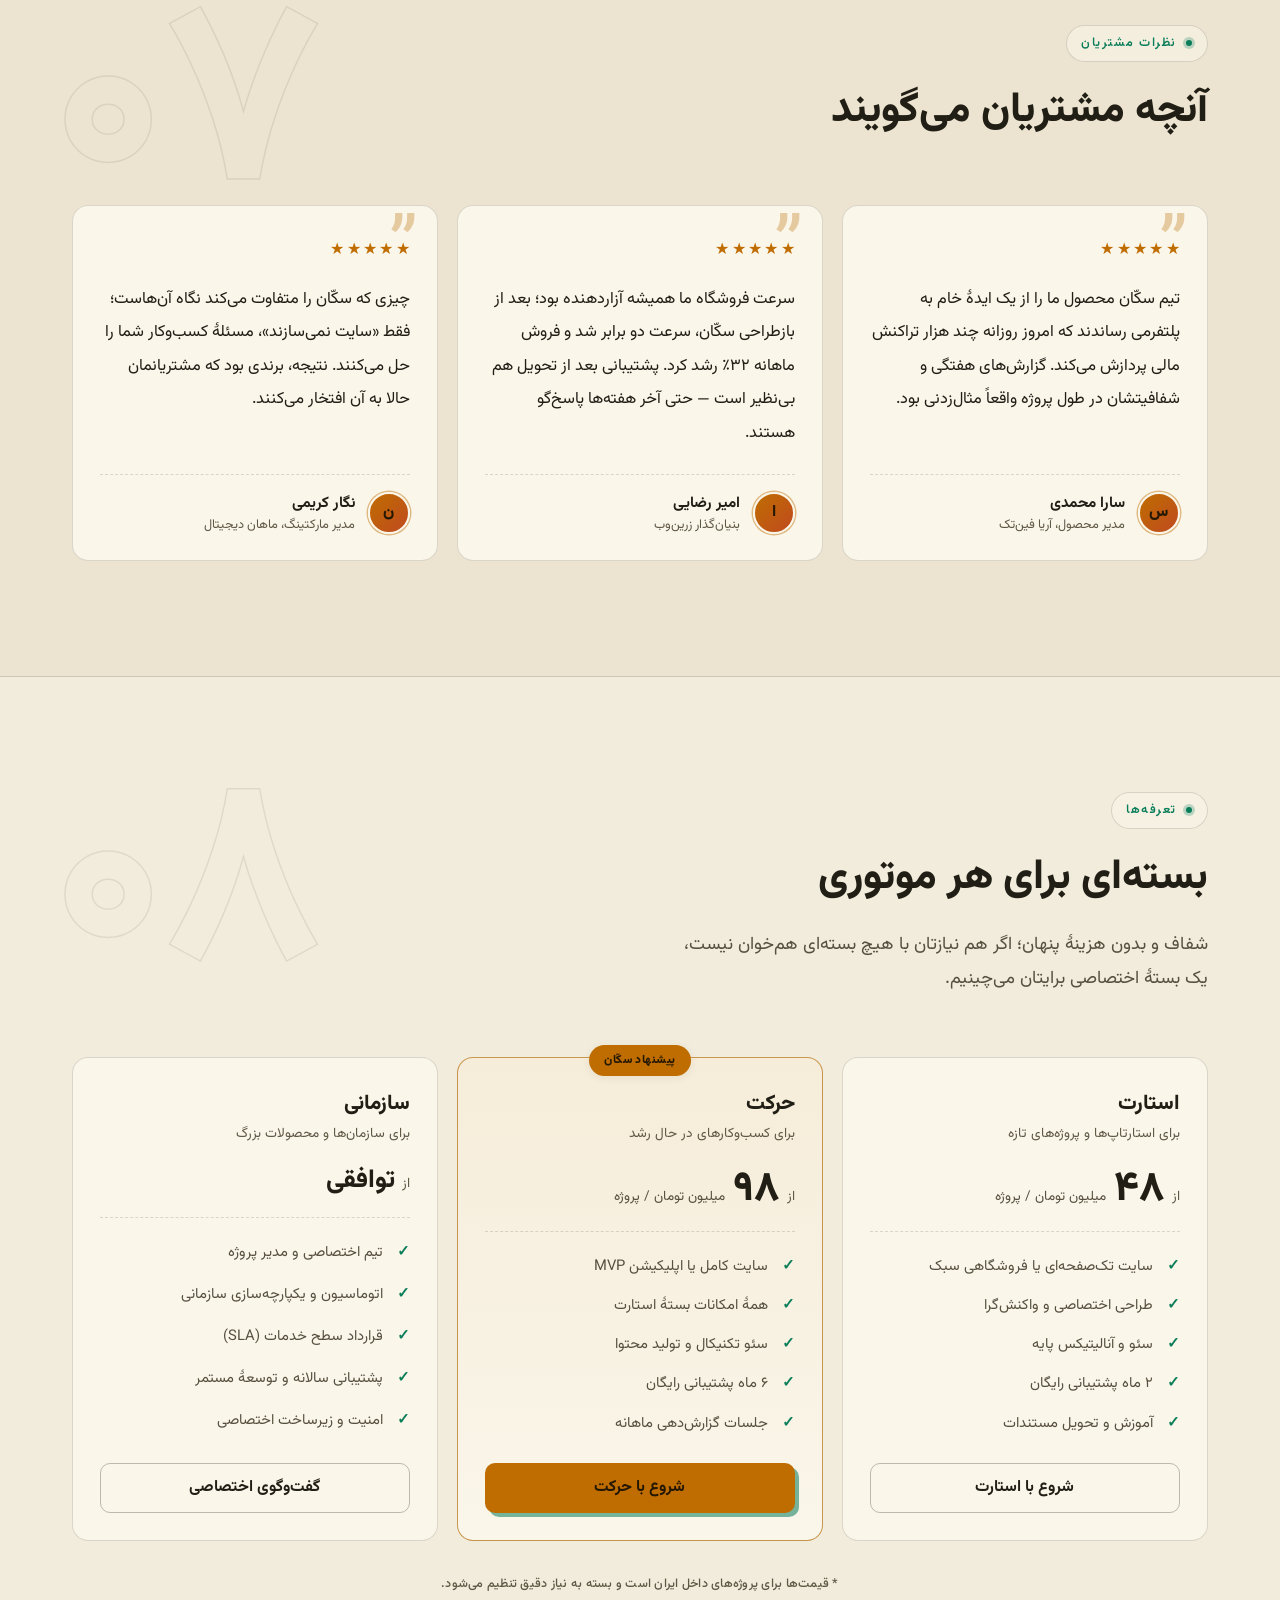
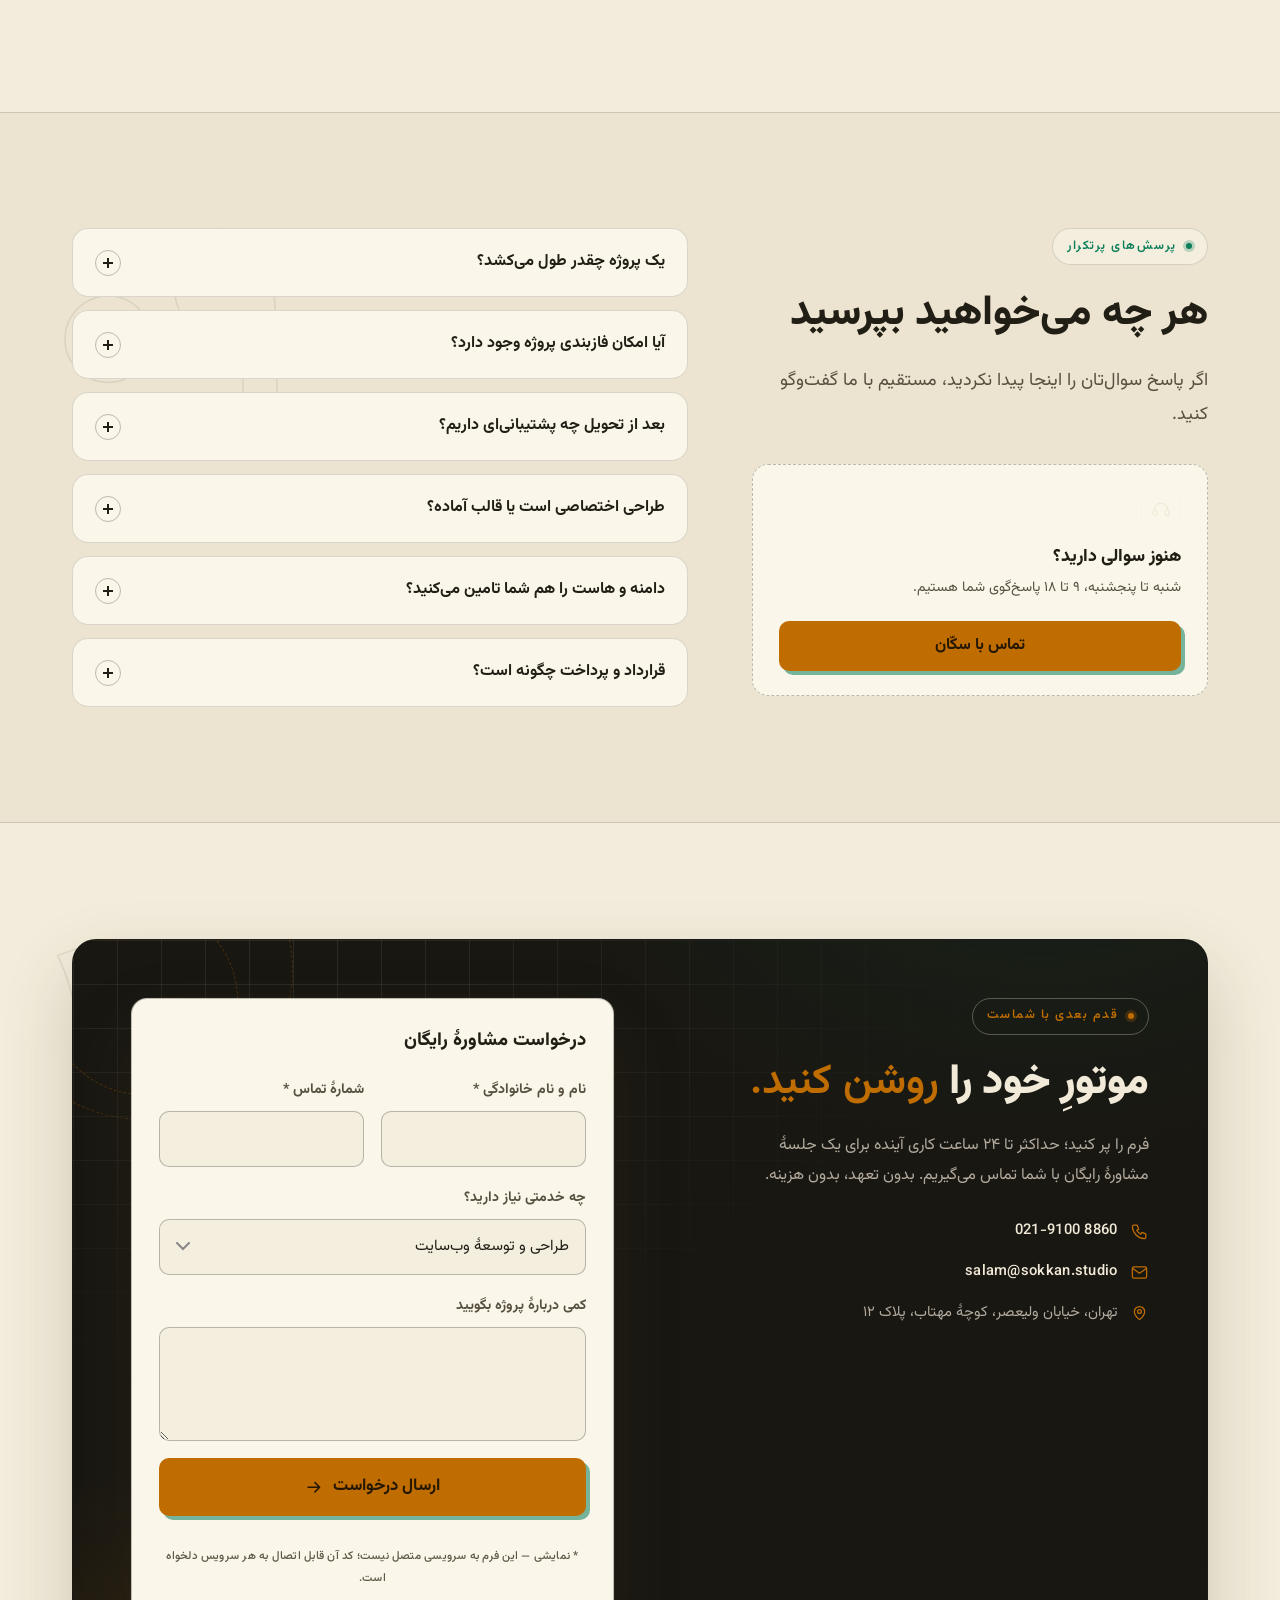
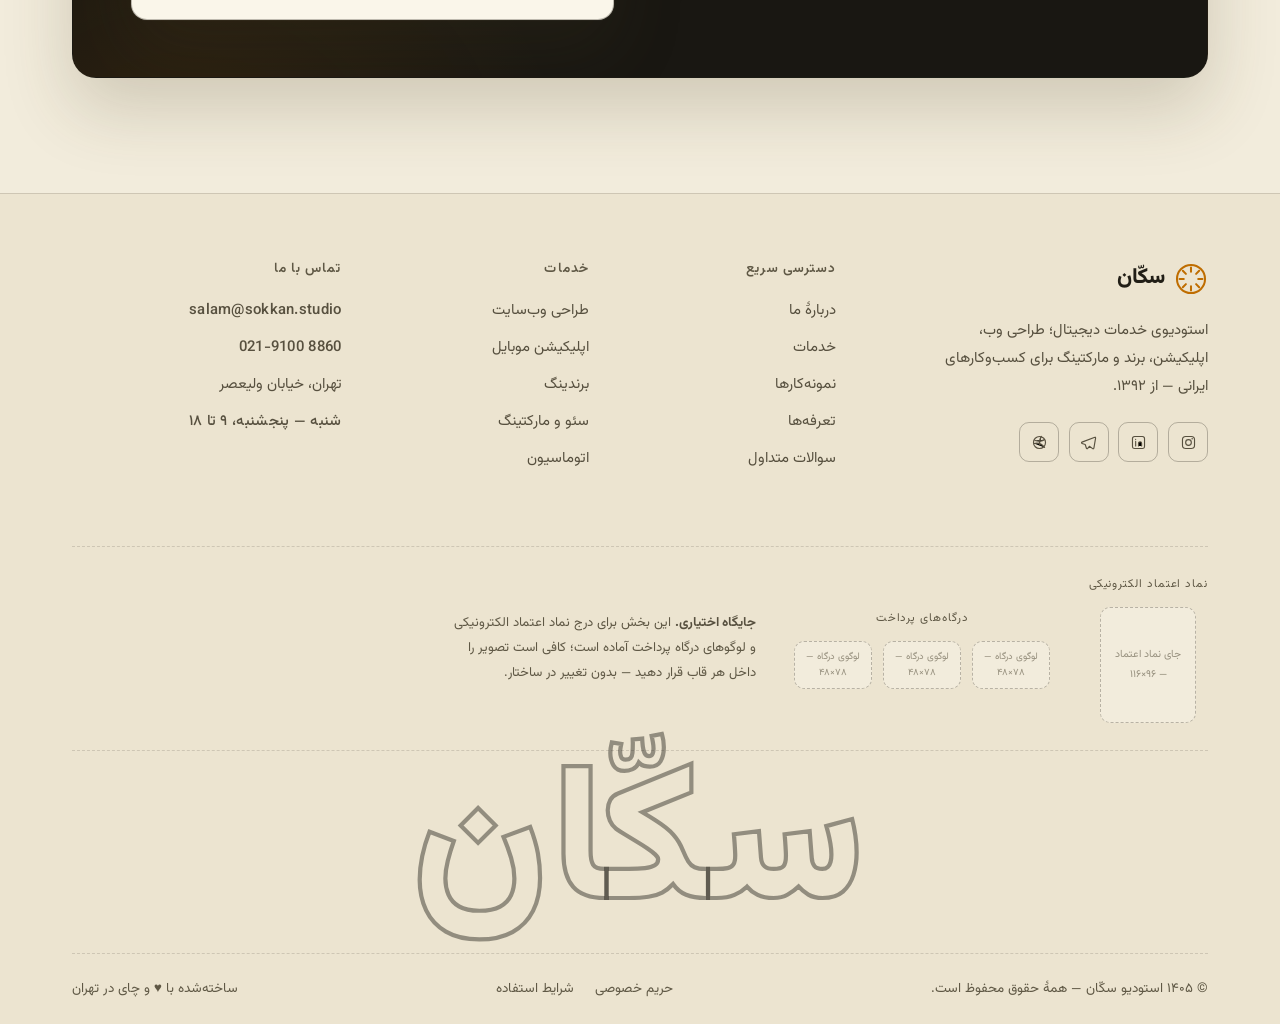
<file: engine/index.html>
<!DOCTYPE html>
<!--
  ─────────────────────────────────────────────────────────────
  Sokkan | سکّان  —  Template Pack v1.0
  Template: Milad (میلاد)
  Premium Iranian Digital Services Landing Template

  Part of the Sokkan (سکّان) Template Pack.
  Built with HTML5 + CSS3 + Vanilla JS (ES6+). No frameworks.
  RTL-first (Persian) with a built-in English (LTR) layer.
  Theme: «Matrix × Vintage» design system — data-stream hero,
  parallax depth, 3D device showcase, premium mobile navigation.

  HOW TO CUSTOMIZE
  • Colors / fonts / radius  →  assets/css/base.css  (design tokens)
  • Layout & components      →  assets/css/components.css + sections.css
  • All visible texts        →  index.html (data-i18n) + assets/js/main.js
  • Behavior / animations    →  assets/js/main.js
  • 3D Device screen content →  .device-screen slot (hero section)
  • Trust & payment logos    →  .footer-trust slots (footer)

  PACK STRUCTURE
  Sokkan Pack
  ├── Milad Template (this template)
  ├── Future Template 2
  └── Future Template 3
  ─────────────────────────────────────────────────────────────
-->
<html lang="fa" dir="rtl" data-theme="dark">
<head>
<meta charset="UTF-8">
<meta name="viewport" content="width=device-width, initial-scale=1.0, viewport-fit=cover">
<title>سکّان | موتور کسب‌وکار دیجیتال شما — قالب میلاد از مجموعه سکّان</title>
<meta name="description" content="سکّان، مجموعه قالب‌های پریمیوم ایرانی؛ قالب میلاد برای استودیوی دیجیتال، طراحی وب‌سایت، اپلیکیشن، برندینگ و دیجیتال مارکتینگ. موتورِ رشد کسب‌وکار شما.">
<meta name="theme-color" content="#0b0b0e">
<meta property="og:title" content="سکّان | موتور کسب‌وکار دیجیتال شما — قالب میلاد">
<meta property="og:description" content="قالب لندینگ پریمیوم ایرانی از مجموعه سکّان — طراحی وب، اپلیکیشن، برندینگ و مارکتینگ دیجیتال.">
<meta property="og:type" content="website">
<script>document.documentElement.classList.add('js');</script>
<link rel="icon" href="data:image/svg+xml,%3Csvg xmlns='http://www.w3.org/2000/svg' viewBox='0 0 64 64'%3E%3Crect width='64' height='64' rx='14' fill='%230e0e12'/%3E%3Cg stroke='%23ffb443' stroke-width='5' stroke-linecap='round'%3E%3Cpath d='M32 10v8M32 46v8M10 32h8M46 32h8M16.5 16.5l5.6 5.6M41.9 41.9l5.6 5.6M47.5 16.5l-5.6 5.6M22.1 41.9l-5.6 5.6'/%3E%3C/g%3E%3Ccircle cx='32' cy='32' r='9' fill='none' stroke='%23ffb443' stroke-width='5'/%3E%3C/svg%3E">

<!-- Apply saved theme / language BEFORE first paint (no flash) -->
<script>
(function () {
  try {
    var t = localStorage.getItem('sokkan-theme');
    var dark = t ? t === 'dark' : !(window.matchMedia && window.matchMedia('(prefers-color-scheme: light)').matches);
    document.documentElement.setAttribute('data-theme', dark ? 'dark' : 'light');
    var l = localStorage.getItem('sokkan-lang');
    if (l === 'en') { document.documentElement.lang = 'en'; document.documentElement.dir = 'ltr'; }
  } catch (e) {}
})();
</script>

<link rel="stylesheet" href="assets/css/fonts.css">
<link rel="stylesheet" href="assets/css/base.css">
<link rel="stylesheet" href="assets/css/components.css">
<link rel="stylesheet" href="assets/css/sections.css">
<noscript><style>.loader{display:none!important}</style></noscript>

<script type="application/ld+json">
{
  "@context": "https://schema.org",
  "@type": "SoftwareApplication",
  "name": "سکّان | Sokkan",
  "description": "مجموعه قالب‌های پریمیوم ایرانی — قالب میلاد برای استودیوی دیجیتال",
  "applicationCategory": "WebTemplate",
  "operatingSystem": "Web",
  "author": {
    "@type": "Organization",
    "name": "Sokkan Template Pack",
    "url": "https://sokkan.ir"
  },
  "areaServed": "IR"
}
</script>
</head>

<body id="top">

<!-- ============ PRELOADER ============ -->
<div class="loader" id="loader" aria-hidden="true">
  <div class="loader-inner">
    <span class="loader-mark">سکّان</span>
    <span class="loader-bar"><i></i></span>
    <span class="loader-txt" data-i18n="loaderTxt">در حال روشن‌کردن موتور…</span>
  </div>
</div>

<!-- ============ HEADER ============ -->
<header class="site-header" id="siteHeader">
  <div class="container header-in">

    <a class="brand" href="#top" aria-label="سکّان — بازگشت به بالای صفحه">
      <svg class="brand-logo" viewBox="0 0 40 40" aria-hidden="true">
        <circle cx="20" cy="20" r="16.5" fill="none" stroke="currentColor" stroke-width="2.4"/>
        <g stroke="currentColor" stroke-width="2.4" stroke-linecap="round">
          <path d="M20 6.5v5M20 28.5v5M6.5 20h5M28.5 20h5"/>
          <path d="M10.4 10.4l3.6 3.6M26 26l3.6 3.6M29.6 10.4L26 14M14 26l-3.6 3.6"/>
        </g>
      </svg>
      <span class="brand-name" data-i18n="brandName">سکّان</span>
      <span class="brand-reg" aria-hidden="true">®</span>
    </a>

    <nav class="main-nav" id="mainNav" aria-label="منوی اصلی" data-i18n-aria="navLabel">
      <ul>
        <li><a href="#services"  data-i18n="navServices">خدمات</a></li>
        <li><a href="#features"  data-i18n="navFeatures">قابلیت‌ها</a></li>
        <li><a href="#process"   data-i18n="navProcess">فرآیند</a></li>
        <li><a href="#works"     data-i18n="navWorks">نمونه‌کارها</a></li>
        <li><a href="#pricing"   data-i18n="navPricing">تعرفه‌ها</a></li>
        <li><a href="#faq"       data-i18n="navFaq">سوالات</a></li>
      </ul>
      <div class="nav-foot">
        <a class="btn btn-primary btn-block" href="#cta" data-i18n="navCta">مشاورهٔ رایگان</a>
        <p class="nav-foot-note" data-i18n="navFootNote">پاسخ‌گویی شنبه تا پنجشنبه، ۹ تا ۱۸</p>
      </div>
    </nav>

    <div class="header-actions">
      <button class="icon-btn lang-toggle" id="langToggle" type="button" aria-label="Switch to English" data-i18n-aria="langToggleLabel">
        <span class="lang-short" data-i18n="langShort">EN</span>
        <span class="lang-full" data-i18n="langFull">English</span>
      </button>
      <button class="icon-btn theme-toggle" id="themeToggle" type="button" aria-label="تغییر حالت روشن/تاریک" data-i18n-aria="themeToggleLabel">
        <svg class="icon-sun" viewBox="0 0 24 24" aria-hidden="true"><circle cx="12" cy="12" r="4.4" fill="none" stroke="currentColor" stroke-width="1.8"/><g stroke="currentColor" stroke-width="1.8" stroke-linecap="round"><path d="M12 2.6v2.2M12 19.2v2.2M2.6 12h2.2M19.2 12h2.2M5.4 5.4l1.5 1.5M17.1 17.1l1.5 1.5M18.6 5.4l-1.5 1.5M6.9 17.1l-1.5 1.5"/></g></svg>
        <svg class="icon-moon" viewBox="0 0 24 24" aria-hidden="true"><path d="M20.4 14.2A8.4 8.4 0 0 1 9.8 3.6a8.4 8.4 0 1 0 10.6 10.6Z" fill="none" stroke="currentColor" stroke-width="1.8" stroke-linejoin="round"/></svg>
      </button>
      <a class="btn btn-sm btn-primary header-cta" href="#cta" data-i18n="navCta">مشاورهٔ رایگان</a>
      <button class="nav-burger" id="navBurger" type="button" aria-expanded="false" aria-controls="mainNav" aria-label="بازکردن منو">
        <span></span><span></span><span></span>
      </button>
    </div>

  </div>
</header>

<main id="main">

<!-- ============ HERO ============ -->
<section class="hero" id="hero">
  <div class="hero-bg" aria-hidden="true">
    <canvas id="matrixCanvas"></canvas>
    <div class="hero-aurora hero-aurora-1"></div>
    <div class="hero-aurora hero-aurora-2"></div>
    <div class="hero-glow"></div>
    <div class="hero-grid"></div>
  </div>

  <div class="hero-cube parallax" data-speed="-0.16" aria-hidden="true">
    <div class="cube-float">
    <div class="cube-scene">
      <span class="cube-face cube-f"></span>
      <span class="cube-face cube-b"></span>
      <span class="cube-face cube-l"></span>
      <span class="cube-face cube-r"></span>
      <span class="cube-face cube-t"></span>
      <span class="cube-face cube-o"></span>
    </div>
    </div>
  </div>

  <span class="hero-data hero-data-1" aria-hidden="true"><i></i><span dir="ltr">UPTIME 99.98%</span></span>
  <span class="hero-data hero-data-2" aria-hidden="true"><i></i><span dir="ltr">API.LIVE — 1.2K RPS</span></span>
  <span class="hero-data hero-data-3" aria-hidden="true"><i></i><span dir="ltr">BUILD 14.8.2 OK</span></span>

  <div class="hero-emblem" aria-hidden="true">
    <svg class="emblem-ring" viewBox="0 0 120 120">
      <defs><path id="emblemPath" d="M60,60 m-44,0 a44,44 0 1,1 88,0 a44,44 0 1,1 -88,0"/></defs>
      <text class="emblem-text" direction="ltr"><textPath href="#emblemPath" startOffset="0">SOKKAN TEMPLATE PACK • MILAD • EST. 2026 • </textPath></text>
    </svg>
    <span class="emblem-core">سکّان</span>
  </div>

  <!-- 3D Device Showcase Component -->
  <div class="hero-device" aria-hidden="true">
    <div class="device-tilt">
      <div class="device-float">
        <div class="device-frame">
          <div class="device-bezel">
            <div class="device-screen">
              <!-- Replaceable Screen Content: just change the img src -->
              <div class="screen-content">
                <img class="screen-image" src="assets/img/screen-preview.svg" alt="Product preview">
              </div>
              <!-- Screen reflection/glow -->
              <div class="screen-glow"></div>
            </div>
          </div>
          <!-- Device stand/base -->
          <div class="device-base">
            <div class="base-plate"></div>
          </div>
        </div>
      </div>
    </div>
  </div>

  <div class="container hero-in">
    <div class="hero-badge reveal">
      <span class="pulse-dot" aria-hidden="true"></span>
      <span data-i18n="heroBadge">استودیوی خدمات دیجیتال — تهران، از ۱۳۹۲</span>
      <span class="badge-year" data-i18n="heroYear">۱۴۰۵</span>
    </div>

    <h1 class="hero-title">
      <span class="line reveal" data-i18n="heroL1">موتورِ</span>
      <span class="line reveal d2">
        <span class="outline" data-i18n="heroL2">کسب‌وکار</span>
        <span class="hero-title-rest" data-i18n="heroL2b">دیجیتالِ شما</span>
      </span>
    </h1>

    <p class="hero-sub reveal d3" data-i18n="heroSub">
      از طراحی وب‌سایت و اپلیکیشن تا برندینگ، سئو و کمپین؛
      تیم سکّان کل مسیر دیجیتال شما را طراحی می‌کند، اجرا می‌کند و رشدش می‌دهد.
    </p>

    <div class="hero-cta reveal d4">
      <a class="btn btn-primary btn-lg" href="#cta">
        <span data-i18n="heroCta1">شروع پروژه</span>
        <svg class="btn-arrow" viewBox="0 0 24 24" aria-hidden="true"><path d="M4 12h15M13 6l6 6-6 6" fill="none" stroke="currentColor" stroke-width="2" stroke-linecap="round" stroke-linejoin="round"/></svg>
      </a>
      <a class="btn btn-ghost btn-lg" href="#works" data-i18n="heroCta2">مشاهدهٔ نمونه‌کارها</a>
    </div>

    <dl class="hero-stats reveal d5">
      <div class="stat">
        <dt><span class="count" data-count="128" data-i18n-aria="stat1">۱۲۸</span><span class="stat-suffix">+</span></dt>
        <dd data-i18n="statLabel1">پروژهٔ تحویل‌شده</dd>
      </div>
      <div class="stat">
        <dt><span class="count" data-count="12" data-i18n-aria="stat2">۱۲</span><span class="stat-suffix" data-i18n="statSuffix2"> سال</span></dt>
        <dd data-i18n="statLabel2">تجربهٔ مستمر</dd>
      </div>
      <div class="stat">
        <dt><span class="count" data-count="98" data-i18n-aria="stat3">۹۸</span><span class="stat-suffix">٪</span></dt>
        <dd data-i18n="statLabel3">رضایت مشتریان</dd>
      </div>
      <div class="stat">
        <dt><span class="count" data-count="9" data-i18n-aria="stat4">۹</span><span class="stat-suffix" data-i18n="statSuffix4"> تیم</span></dt>
        <dd data-i18n="statLabel4">متخصص تمام‌وقت</dd>
      </div>
    </dl>

    <div class="hero-scroll reveal d5">
      <a href="#intro" aria-label="اسکرول به بخش دربارهٔ ما">
        <span class="mouse" aria-hidden="true"><i class="wheel"></i></span>
        <span data-i18n="heroScroll">اسکرول کنید</span>
      </a>
    </div>
  </div>
</section>

<!-- ============ TICKER ============ -->
<div class="ticker" aria-hidden="true">
  <div class="ticker-row ticker-row-a">
    <div class="ticker-track" id="tickerA"></div>
  </div>
  <div class="ticker-row ticker-row-b">
    <div class="ticker-track ticker-track-rev" id="tickerB"></div>
  </div>
</div>

<!-- ============ INTRO / ABOUT ============ -->
<section class="section intro" id="intro">
  <span class="sec-ghost parallax" data-speed="0.08" aria-hidden="true">۰۱</span>
  <div class="container intro-grid">

    <div class="intro-copy">
      <span class="eyebrow reveal" data-i18n="introEyebrow">دربارهٔ سکّان</span>
      <h2 class="sec-title reveal">
        <span data-i18n="introTitle1">ما از دلِ گذشته آمده‌ایم</span>
        <span class="serif-accent" data-i18n="introTitle2">تا آینده را بسازیم.</span>
      </h2>
      <p class="reveal" data-i18n="introP1">
        سکّان یک استودیوی خدمات دیجیتال است؛ جایی که دقتِ مهندسی با روحِ صنعت‌گریِ قدیم ترکیب می‌شود.
        ما هر پروژه را مثل یک موتور می‌بینیم: هر قطعه سرِ جای خودش، بی‌صدا، و برای سال‌ها کارکرد.
      </p>
      <p class="reveal" data-i18n="introP2">
        از سال ۱۳۹۲ برای کسب‌وکارهای ایرانی می‌سازیم — از استارتاپ‌های تازه‌کار تا سازمان‌های بزرگ.
        وب‌سایت، اپلیکیشن، برند و کمپین؛ ساده می‌گوییم، دقیق تحویل می‌دهیم و بعد از تحویل هم کنار شما می‌مانیم.
      </p>
      <div class="intro-sign reveal">
        <span class="sign-name" data-i18n="signName">مدیریت سکّان</span>
        <span class="sign-role" data-i18n="signRole">تهران، از ۱۳۹۲ تا امروز</span>
        <svg class="sign-stamp" viewBox="0 0 80 80" aria-hidden="true">
          <circle cx="40" cy="40" r="34" fill="none" stroke="currentColor" stroke-width="2.5"/>
          <circle cx="40" cy="40" r="26" fill="none" stroke="currentColor" stroke-width="1" stroke-dasharray="3 4"/>
          <text x="40" y="47" text-anchor="middle" font-size="20">سکّان</text>
        </svg>
      </div>
    </div>

    <div class="intro-cards">
      <article class="file-card reveal">
        <header class="file-head">
          <span class="file-no" data-i18n="fileNo1">اصل ۰۱</span>
          <span class="file-ico" aria-hidden="true">
            <svg viewBox="0 0 24 24"><circle cx="12" cy="12" r="8.5" fill="none" stroke="currentColor" stroke-width="1.6"/><path d="M12 3.5v17" stroke="currentColor" stroke-width="1.6" stroke-dasharray="2 3"/></svg>
          </span>
        </header>
        <h3 class="file-title" data-i18n="fileTitle1">سادگی، اوجِ پیچیدگی است</h3>
        <p class="file-desc" data-i18n="fileDesc1">طراحی ساده یعنی کار درست؛ پیچیدگی را پشت صحنه حل می‌کنیم تا کاربر فقط سادگی ببیند.</p>
      </article>
      <article class="file-card reveal d2">
        <header class="file-head">
          <span class="file-no" data-i18n="fileNo2">اصل ۰۲</span>
          <span class="file-ico" aria-hidden="true">
            <svg viewBox="0 0 24 24"><path d="M12 3l8 3v5c0 5-3.4 8.4-8 10-4.6-1.6-8-5-8-10V6l8-3z" fill="none" stroke="currentColor" stroke-width="1.6" stroke-linejoin="round"/><path d="M9 12l2.2 2.2L15.5 9.5" fill="none" stroke="currentColor" stroke-width="1.6" stroke-linecap="round" stroke-linejoin="round"/></svg>
          </span>
        </header>
        <h3 class="file-title" data-i18n="fileTitle2">کیفیت، مذاکره‌پذیر نیست</h3>
        <p class="file-desc" data-i18n="fileDesc2">در زمان‌بندی منعطف هستیم، در کیفیت هرگز؛ هر خروجی پیش از تحویل چند مرحله بازبینی می‌شود.</p>
      </article>
      <article class="file-card reveal d3">
        <header class="file-head">
          <span class="file-no" data-i18n="fileNo3">اصل ۰۳</span>
          <span class="file-ico" aria-hidden="true">
            <svg viewBox="0 0 24 24"><path d="M12 3a8 8 0 0 1 8 8c0 2.5-1.2 5-2.8 7H6.8C5.2 16 4 13.5 4 11a8 8 0 0 1 8-8z" fill="none" stroke="currentColor" stroke-width="1.6" stroke-linejoin="round"/><path d="M9 21h6M10 18v3M14 18v3" stroke="currentColor" stroke-width="1.6" stroke-linecap="round"/></svg>
          </span>
        </header>
        <h3 class="file-title" data-i18n="fileTitle3">هر پروژه، یک موتورِ تازه</h3>
        <p class="file-desc" data-i18n="fileDesc3">قالب نداریم؛ برای هر کسب‌وکار از صفر طراحی می‌کنیم تا نتیجه واقعاً مالِ خودش باشد.</p>
      </article>
    </div>

  </div>

  <div class="container trust-strip reveal">
    <p class="trust-label" data-i18n="trustLabel">برندهایی که موتورشان با ما روشن شد</p>
    <ul class="trust-list" aria-hidden="true">
      <li>آریا فین‌تک</li>
      <li>پارس رایان</li>
      <li>زرین‌وب</li>
      <li>ماهان دیجیتال</li>
      <li>کیش‌سل</li>
      <li>رادین پلاس</li>
    </ul>
  </div>
</section>

<!-- ============ SERVICES ============ -->
<section class="section services" id="services">
  <span class="sec-ghost parallax" data-speed="0.08" aria-hidden="true">۰۲</span>
  <div class="container">
    <div class="sec-head">
      <span class="eyebrow reveal" data-i18n="servicesEyebrow">خدمات ما</span>
      <h2 class="sec-title reveal" data-i18n="servicesTitle">شش خدمت، یک مقصد: رشدِ دیجیتال</h2>
      <p class="sec-sub reveal" data-i18n="servicesSub">هر خدمت، ورودیِ خدمت بعدی است؛ از ایده و طراحی تا توسعه، مارکتینگ و پشتیبانی — همه زیر یک سقف.</p>
    </div>

    <div class="services-grid">
      <article class="service-card reveal">
        <span class="card-index">۰۱</span>
        <span class="card-ico" aria-hidden="true">
          <svg viewBox="0 0 24 24"><rect x="3" y="4" width="18" height="13" rx="2" fill="none" stroke="currentColor" stroke-width="1.6"/><path d="M3 9h18M6.5 6.5h.01M9 6.5h.01M12 20.5l3-4" stroke="currentColor" stroke-width="1.6" stroke-linecap="round"/></svg>
        </span>
        <h3 class="card-title" data-i18n="sv1Title">طراحی و توسعهٔ وب‌سایت</h3>
        <p class="card-desc" data-i18n="sv1Desc">سایت شرکتی، فروشگاه اینترنتی و لندینگ تبلیغاتی با تمرکز بر سرعت و نرخ تبدیل؛ نمونهٔ واقعی: فروشگاه «زرین‌وب» بعد از بازطراحی، ۳۲٪ فروش بیشتری ثبت کرد.</p>
        <ul class="chip-row" aria-label="تگ‌ها">
          <li class="chip" data-i18n="sv1Tag1">تجربهٔ کاربری</li>
          <li class="chip" data-i18n="sv1Tag2">فرانت‌اند</li>
          <li class="chip" data-i18n="sv1Tag3">بهینه‌سازی سرعت</li>
        </ul>
        <a class="card-link" href="#cta"><span data-i18n="cardLink">شروع گفت‌وگو</span><svg viewBox="0 0 24 24" aria-hidden="true"><path d="M4 12h15M13 6l6 6-6 6" fill="none" stroke="currentColor" stroke-width="1.8" stroke-linecap="round" stroke-linejoin="round"/></svg></a>
      </article>

      <article class="service-card reveal d2">
        <span class="card-index">۰۲</span>
        <span class="card-ico" aria-hidden="true">
          <svg viewBox="0 0 24 24"><rect x="7" y="2.5" width="10" height="19" rx="2.5" fill="none" stroke="currentColor" stroke-width="1.6"/><path d="M10.5 18.5h3" stroke="currentColor" stroke-width="1.6" stroke-linecap="round"/></svg>
        </span>
        <h3 class="card-title" data-i18n="sv2Title">توسعهٔ اپلیکیشن موبایل</h3>
        <p class="card-desc" data-i18n="sv2Desc">اپلیکیشن اندروید و iOS با یک کدبیس مشترک؛ از MVP سریع تا محصول کامل با درگاه پرداخت، نوتیفیکیشن و پنل مدیریت — مثل اپ رزرو آنلاین «کیش‌سل».</p>
        <ul class="chip-row">
          <li class="chip" data-i18n="sv2Tag1">اندروید و iOS</li>
          <li class="chip" data-i18n="sv2Tag2">MVP سریع</li>
          <li class="chip" data-i18n="sv2Tag3">درگاه پرداخت</li>
        </ul>
        <a class="card-link" href="#cta"><span data-i18n="cardLink">شروع گفت‌وگو</span><svg viewBox="0 0 24 24" aria-hidden="true"><path d="M4 12h15M13 6l6 6-6 6" fill="none" stroke="currentColor" stroke-width="1.8" stroke-linecap="round" stroke-linejoin="round"/></svg></a>
      </article>

      <article class="service-card reveal d3">
        <span class="card-index">۰۳</span>
        <span class="card-ico" aria-hidden="true">
          <svg viewBox="0 0 24 24"><path d="M3 20V10m4.5 10V4m4.5 16v-7m4.5 7V7m4.5 13v-4" stroke="currentColor" stroke-width="1.8" stroke-linecap="round"/></svg>
        </span>
        <h3 class="card-title" data-i18n="sv3Title">دیجیتال مارکتینگ و سئو</h3>
        <p class="card-desc" data-i18n="sv3Desc">کمپین تبلیغاتی، سئو تکنیکال و آنالیتیکس بر پایهٔ داده؛ برای «ماهان دیجیتال» فقط در یک سال، رشد مخاطب هدف را به ۱۲۰٪ رساندیم.</p>
        <ul class="chip-row">
          <li class="chip" data-i18n="sv3Tag1">سئو تکنیکال</li>
          <li class="chip" data-i18n="sv3Tag2">کمپین تبلیغاتی</li>
          <li class="chip" data-i18n="sv3Tag3">آنالیتیکس</li>
        </ul>
        <a class="card-link" href="#cta"><span data-i18n="cardLink">شروع گفت‌وگو</span><svg viewBox="0 0 24 24" aria-hidden="true"><path d="M4 12h15M13 6l6 6-6 6" fill="none" stroke="currentColor" stroke-width="1.8" stroke-linecap="round" stroke-linejoin="round"/></svg></a>
      </article>

      <article class="service-card reveal">
        <span class="card-index">۰۴</span>
        <span class="card-ico" aria-hidden="true">
          <svg viewBox="0 0 24 24"><path d="M12 3a6 6 0 0 0-4.2 10.3c1 1 1.7 2 1.7 3.2h5c0-1.2.7-2.2 1.7-3.2A6 6 0 0 0 12 3z" fill="none" stroke="currentColor" stroke-width="1.6" stroke-linejoin="round"/><path d="M10 20h4M10.5 23h3" stroke="currentColor" stroke-width="1.6" stroke-linecap="round"/></svg>
        </span>
        <h3 class="card-title" data-i18n="sv4Title">هویت بصری و برندینگ</h3>
        <p class="card-desc" data-i18n="sv4Desc">از نام و لوگو تا دفترچهٔ برند و لحن ارتباطی؛ هویتی که در ذهن مخاطب می‌ماند — مانند بازآفرینی برند «ماهان دیجیتال» که حالا مشتریانش به آن افتخار می‌کنند.</p>
        <ul class="chip-row">
          <li class="chip" data-i18n="sv4Tag1">طراحی لوگو</li>
          <li class="chip" data-i18n="sv4Tag2">دفترچهٔ برند</li>
          <li class="chip" data-i18n="sv4Tag3">لحن و پیام</li>
        </ul>
        <a class="card-link" href="#cta"><span data-i18n="cardLink">شروع گفت‌وگو</span><svg viewBox="0 0 24 24" aria-hidden="true"><path d="M4 12h15M13 6l6 6-6 6" fill="none" stroke="currentColor" stroke-width="1.8" stroke-linecap="round" stroke-linejoin="round"/></svg></a>
      </article>

      <article class="service-card reveal d2">
        <span class="card-index">۰۵</span>
        <span class="card-ico" aria-hidden="true">
          <svg viewBox="0 0 24 24"><path d="M12 3l8 4.5v9L12 21l-8-4.5v-9L12 3z" fill="none" stroke="currentColor" stroke-width="1.6" stroke-linejoin="round"/><path d="M12 12l8-4.5M12 12v9M12 12L4 7.5" stroke="currentColor" stroke-width="1.6" stroke-linejoin="round"/></svg>
        </span>
        <h3 class="card-title" data-i18n="sv5Title">محصول دیجیتال و SaaS</h3>
        <p class="card-desc" data-i18n="sv5Desc">همراهی از ایده تا عرضه: اعتبارسنجی، طراحی محصول و توسعهٔ MVP روی معماری مقیاس‌پذیر؛ نمونهٔ واقعی: پلتفرم مالی «آریا فین‌تک» با هزاران کاربر روزانه.</p>
        <ul class="chip-row">
          <li class="chip" data-i18n="sv5Tag1">طراحی محصول</li>
          <li class="chip" data-i18n="sv5Tag2">MVP</li>
          <li class="chip" data-i18n="sv5Tag3">مقیاس‌پذیری</li>
        </ul>
        <a class="card-link" href="#cta"><span data-i18n="cardLink">شروع گفت‌وگو</span><svg viewBox="0 0 24 24" aria-hidden="true"><path d="M4 12h15M13 6l6 6-6 6" fill="none" stroke="currentColor" stroke-width="1.8" stroke-linecap="round" stroke-linejoin="round"/></svg></a>
      </article>

      <article class="service-card reveal d3">
        <span class="card-index">۰۶</span>
        <span class="card-ico" aria-hidden="true">
          <svg viewBox="0 0 24 24"><circle cx="12" cy="12" r="3" fill="none" stroke="currentColor" stroke-width="1.6"/><path d="M12 2v3M12 19v3M2 12h3M19 12h3M4.9 4.9l2.1 2.1M17 17l2.1 2.1M19.1 4.9L17 7M7 17l-2.1 2.1" stroke="currentColor" stroke-width="1.6" stroke-linecap="round"/></svg>
        </span>
        <h3 class="card-title" data-i18n="sv6Title">هوش مصنوعی و اتوماسیون</h3>
        <p class="card-desc" data-i18n="sv6Desc">دستیار هوشمند پشتیبانی، ربات تلگرام و داشبورد مدیریت یکپارچه؛ کارهای تکراری را به سیستم بسپارید و تیم‌تان را روی رشد متمرکز کنید.</p>
        <ul class="chip-row">
          <li class="chip" data-i18n="sv6Tag1">ربات و API</li>
          <li class="chip" data-i18n="sv6Tag2">داشبورد</li>
          <li class="chip" data-i18n="sv6Tag3">یکپارچه‌سازی</li>
        </ul>
        <a class="card-link" href="#cta"><span data-i18n="cardLink">شروع گفت‌وگو</span><svg viewBox="0 0 24 24" aria-hidden="true"><path d="M4 12h15M13 6l6 6-6 6" fill="none" stroke="currentColor" stroke-width="1.8" stroke-linecap="round" stroke-linejoin="round"/></svg></a>
      </article>
    </div>
  </div>
</section>

<!-- ============ FEATURES (inverted band) ============ -->
<section class="section features" id="features">
  <span class="sec-ghost parallax" data-speed="0.08" aria-hidden="true">۰۳</span>
  <div class="container features-grid">

    <div class="features-copy">
      <span class="eyebrow reveal" data-i18n="featuresEyebrow">چرا سکّان؟</span>
      <h2 class="sec-title reveal" data-i18n="featuresTitle">استانداردی که در هر قطعه حس می‌شود</h2>
      <p class="sec-sub reveal" data-i18n="featuresSub">ما به جزئیاتی اهمیت می‌دهیم که کاربر حس می‌کند، حتی اگر نبیند — از سرعت تا امنیت و پشتیبانی.</p>

      <ul class="feature-list">
        <li class="feature-row reveal">
          <span class="f-no">۰۱</span>
          <span class="f-ico" aria-hidden="true">
            <svg viewBox="0 0 24 24"><path d="M12 21a9 9 0 1 1 9-9" fill="none" stroke="currentColor" stroke-width="1.6" stroke-linecap="round"/><path d="M12 12l4.5-4.5M21 3l-4.5 4.5M17.5 3H21v3.5" stroke="currentColor" stroke-width="1.6" stroke-linecap="round" stroke-linejoin="round"/></svg>
          </span>
          <div class="f-body">
            <h3 data-i18n="feat1Title">سرعت بی‌نظیر</h3>
            <p data-i18n="feat1Desc">بارگذاری زیر یک ثانیه با رعایت کامل Core Web Vitals؛ سرعت یعنی مشتریِ بیشتر.</p>
          </div>
        </li>
        <li class="feature-row reveal">
          <span class="f-no">۰۲</span>
          <span class="f-ico" aria-hidden="true">
            <svg viewBox="0 0 24 24"><rect x="2.5" y="5" width="13" height="10" rx="1.8" fill="none" stroke="currentColor" stroke-width="1.6"/><path d="M6 18h14.5l-2-4M20.5 15V8.5" stroke="currentColor" stroke-width="1.6" stroke-linecap="round" stroke-linejoin="round"/></svg>
          </span>
          <div class="f-body">
            <h3 data-i18n="feat2Title">واکنش‌گرای واقعی</h3>
            <p data-i18n="feat2Desc">طراحی موبایل‌محور؛ تجربه‌ای دقیق و راحت روی هر صفحه‌نمایش، از گوشی تا مانیتور بزرگ.</p>
          </div>
        </li>
        <li class="feature-row reveal">
          <span class="f-no">۰۳</span>
          <span class="f-ico" aria-hidden="true">
            <svg viewBox="0 0 24 24"><path d="M12 3l8 3v5c0 5-3.4 8.4-8 10-4.6-1.6-8-5-8-10V6l8-3z" fill="none" stroke="currentColor" stroke-width="1.6" stroke-linejoin="round"/><path d="M8.5 12l2.4 2.4L15.5 9.5" stroke="currentColor" stroke-width="1.6" stroke-linecap="round" stroke-linejoin="round"/></svg>
          </span>
          <div class="f-body">
            <h3 data-i18n="feat3Title">امنیت چندلایه</h3>
            <p data-i18n="feat3Desc">زیرساخت امن، گواهی SSL، پشتیبان‌گیری منظم و محافظت در برابر حملات رایج وب.</p>
          </div>
        </li>
        <li class="feature-row reveal">
          <span class="f-no">۰۴</span>
          <span class="f-ico" aria-hidden="true">
            <svg viewBox="0 0 24 24"><path d="M8 7l-4 5 4 5M16 7l4 5-4 5M13.5 4l-3 16" stroke="currentColor" stroke-width="1.6" stroke-linecap="round" stroke-linejoin="round"/></svg>
          </span>
          <div class="f-body">
            <h3 data-i18n="feat4Title">کدِ تمیز و استاندارد</h3>
            <p data-i18n="feat4Desc">کدنویسی مستند و بدون وابستگی اضافه؛ پروژه‌ای که تیم بعدی هم به‌راحتی توسعه‌اش می‌دهد.</p>
          </div>
        </li>
        <li class="feature-row reveal">
          <span class="f-no">۰۵</span>
          <span class="f-ico" aria-hidden="true">
            <svg viewBox="0 0 24 24"><path d="M4 13a8 8 0 0 1 16 0" fill="none" stroke="currentColor" stroke-width="1.6" stroke-linecap="round"/><rect x="2.5" y="13" width="4.5" height="7" rx="2" fill="none" stroke="currentColor" stroke-width="1.6"/><rect x="17" y="13" width="4.5" height="7" rx="2" fill="none" stroke="currentColor" stroke-width="1.6"/><path d="M19.5 16.5a3 3 0 0 0-2.5-1.5h-1a2 2 0 0 0 0 4h1a3 3 0 0 1 2.5 4.5" stroke="currentColor" stroke-width="1.6" stroke-linecap="round"/></svg>
          </span>
          <div class="f-body">
            <h3 data-i18n="feat5Title">پشتیبانی واقعی</h3>
            <p data-i18n="feat5Desc">پاسخ‌گویی هفت روز هفته با قرارداد سطح خدمات (SLA)؛ بعد از تحویل هم تنها نیستید.</p>
          </div>
        </li>
        <li class="feature-row reveal">
          <span class="f-no">۰۶</span>
          <span class="f-ico" aria-hidden="true">
            <svg viewBox="0 0 24 24"><path d="M3 20V10m4.5 10V4m4.5 16v-7m4.5 7V7m4.5 13v-4" stroke="currentColor" stroke-width="1.8" stroke-linecap="round"/><path d="M4 8l16-4" stroke="currentColor" stroke-width="1.2" stroke-dasharray="2 3"/></svg>
          </span>
          <div class="f-body">
            <h3 data-i18n="feat6Title">آمادهٔ رشد</h3>
            <p data-i18n="feat6Desc">معماری مقیاس‌پذیر و مستندات کامل؛ هر وقت خواستید رشد کنید، زیرساخت آماده است.</p>
          </div>
        </li>
      </ul>
    </div>

    <aside class="features-panel reveal d2" aria-label="شاخص‌های فنی">
      <div class="gauge-card parallax" data-speed="-0.04">
        <header class="gauge-head">
          <span class="mono" data-i18n="gaugeHead">گزارش فنی — ۱۴۰۵</span>
          <span class="gauge-led" aria-hidden="true"></span>
        </header>
        <div class="gauge">
          <div class="gauge-row"><span class="gauge-label" data-i18n="gauge1Label">سرعت بارگذاری</span><span class="gauge-val mono">۰٫۹s</span></div>
          <div class="gauge-track"><i style="--w:96%"></i></div>
          <div class="gauge-row"><span class="gauge-label" data-i18n="gauge2Label">امتیاز سئو</span><span class="gauge-val mono">۹۸/۱۰۰</span></div>
          <div class="gauge-track"><i style="--w:98%"></i></div>
          <div class="gauge-row"><span class="gauge-label" data-i18n="gauge3Label">امتیاز امنیت</span><span class="gauge-val mono">A+</span></div>
          <div class="gauge-track"><i style="--w:100%"></i></div>
          <div class="gauge-row"><span class="gauge-label" data-i18n="gauge4Label">دسترس‌پذیری</span><span class="gauge-val mono">AA</span></div>
          <div class="gauge-track"><i style="--w:92%"></i></div>
        </div>
        <p class="gauge-note" data-i18n="gaugeNote">میانگین سنجش پروژه‌های تحویل‌شده در سال گذشته</p>
      </div>
      <div class="panel-stamp" aria-hidden="true">
        <svg viewBox="0 0 90 90">
          <circle cx="45" cy="45" r="38" fill="none" stroke="currentColor" stroke-width="2.5"/>
          <circle cx="45" cy="45" r="29" fill="none" stroke="currentColor" stroke-width="1" stroke-dasharray="3 5"/>
          <text x="45" y="52" text-anchor="middle" font-size="22">سکّان</text>
        </svg>
      </div>
    </aside>

  </div>
</section>

<!-- ============ PROCESS ============ -->
<section class="section process" id="process">
  <span class="sec-ghost parallax" data-speed="0.08" aria-hidden="true">۰۴</span>
  <div class="container">
    <div class="sec-head">
      <span class="eyebrow reveal" data-i18n="processEyebrow">مسیر کار</span>
      <h2 class="sec-title reveal" data-i18n="processTitle">از ایده تا روشن‌شدن موتور</h2>
      <p class="sec-sub reveal" data-i18n="processSub">یک مسیر شفاف چهارمرحله‌ای؛ شما همیشه می‌دانید پروژه در کدام ایستگاه است و بعدش چه می‌شود.</p>
    </div>

    <ol class="steps">
      <li class="step reveal">
        <span class="step-no">۰۱</span>
        <div class="step-card">
          <h3 data-i18n="step1Title">گفت‌وگو و کشف</h3>
          <p data-i18n="step1Desc">یک جلسهٔ رایگان برای شنیدن داستان کسب‌وکار شما، شناخت دقیق نیاز و تعریف اهداف قابل سنجش؛ خروجی: نقشهٔ راه و برآورد شفاف هزینه و زمان.</p>
          <span class="step-meta mono" data-i18n="step1Meta">مدت حدودی: ۳ تا ۵ روز</span>
        </div>
      </li>
      <li class="step reveal">
        <span class="step-no">۰۲</span>
        <div class="step-card">
          <h3 data-i18n="step2Title">طراحی و نمونه</h3>
          <p data-i18n="step2Desc">وایرفریم، طراحی رابط و نمونهٔ تعاملی برای تایید شما؛ قبل از یک خط کدنویسی، تصویر نهایی را می‌بینید و نظراتتان اعمال می‌شود.</p>
          <span class="step-meta mono" data-i18n="step2Meta">مدت حدودی: ۱ تا ۲ هفته</span>
        </div>
      </li>
      <li class="step reveal">
        <span class="step-no">۰۳</span>
        <div class="step-card">
          <h3 data-i18n="step3Title">ساخت و آزمون</h3>
          <p data-i18n="step3Desc">توسعه با استانداردهای روز، تست روی دستگاه‌های واقعی و تحویل مرحله‌ای؛ هر هفته گزارش پیشرفت و نسخهٔ قابل مشاهده دریافت می‌کنید.</p>
          <span class="step-meta mono" data-i18n="step3Meta">مدت حدودی: ۲ تا ۴ هفته</span>
        </div>
      </li>
      <li class="step reveal">
        <span class="step-no">۰۴</span>
        <div class="step-card">
          <h3 data-i18n="step4Title">رونمایی و رشد</h3>
          <p data-i18n="step4Desc">استقرار روی سرور، آموزش تیم شما، پشتیبانی فعال و بهبود مستمر بر اساس داده‌های واقعی؛ موتور روشن می‌شود — و روشن می‌ماند.</p>
          <span class="step-meta mono" data-i18n="step4Meta">پشتیبانی: از ۲ ماه تا یک سال</span>
        </div>
      </li>
    </ol>
  </div>
</section>

<!-- ============ CAPABILITIES / TECH ============ -->
<section class="section capabilities" id="capabilities">
  <span class="sec-ghost parallax" data-speed="0.08" aria-hidden="true">۰۵</span>
  <div class="container cap-grid">

    <div class="cap-copy">
      <span class="eyebrow reveal" data-i18n="capEyebrow">توان فنی</span>
      <h2 class="sec-title reveal" data-i18n="capTitle">ابزارهای روز، با دقتِ صنعتگریِ قدیم</h2>
      <p class="sec-sub reveal" data-i18n="capSub">تکنولوژی برای ما وسیله است، نه هدف؛ هر پروژه را با مناسب‌ترین ابزار می‌سازیم — و این جعبه‌ابزار همیشه به‌روز است.</p>

      <ul class="spec-list">
        <li class="spec-row reveal">
          <span class="spec-name mono" dir="ltr">Frontend</span>
          <span class="spec-desc" data-i18n="spec1">HTML/CSS/JS، React، Vue — رابط‌هایی سریع و مقیاس‌پذیر با امتیاز Core Web Vitals بالا</span>
          <span class="spec-tag mono" dir="ltr">ES6+</span>
        </li>
        <li class="spec-row reveal">
          <span class="spec-name mono" dir="ltr">Backend</span>
          <span class="spec-desc" data-i18n="spec2">Node.js، Python، PostgreSQL — زیرساخت مطمئن با قرارداد SLA و پشتیبان‌گیری خودکار</span>
          <span class="spec-tag mono" dir="ltr">REST / API</span>
        </li>
        <li class="spec-row reveal">
          <span class="spec-name mono" dir="ltr">Mobile</span>
          <span class="spec-desc" data-i18n="spec3">Flutter و React Native — یک کدبیس، دو پلتفرم، انتشار در مارکت‌های ایرانی و بین‌المللی</span>
          <span class="spec-tag mono" dir="ltr">iOS / Android</span>
        </li>
        <li class="spec-row reveal">
          <span class="spec-name mono" dir="ltr">Design</span>
          <span class="spec-desc" data-i18n="spec4">Figma، سیستم‌های طراحی، پروتوتایپ تعاملی و تست کاربردپذیری</span>
          <span class="spec-tag mono" dir="ltr">UI / UX</span>
        </li>
        <li class="spec-row reveal">
          <span class="spec-name mono" dir="ltr">Data</span>
          <span class="spec-desc" data-i18n="spec5">GA4، Search Console، داشبوردهای سفارشی و گزارش‌های ماهانهٔ تصمیم‌محور</span>
          <span class="spec-tag mono" dir="ltr">Analytics</span>
        </li>
        <li class="spec-row reveal">
          <span class="spec-name mono" dir="ltr">AI</span>
          <span class="spec-desc" data-i18n="spec6">دستیار هوشمند، چت‌بات پشتیبانی و اتوماسیون محتوا با مدل‌های زبانی روز</span>
          <span class="spec-tag mono" dir="ltr">LLM</span>
        </li>
      </ul>
    </div>

    <aside class="cap-terminal reveal d2" aria-hidden="true">
      <div class="term" dir="ltr">
        <header class="term-head">
          <span class="term-dot"></span><span class="term-dot"></span><span class="term-dot"></span>
          <span class="term-title">sokkan — terminal</span>
        </header>
        <div class="term-body" id="terminal">
          <p class="term-line"><span class="term-prompt">$</span> sokkan deploy --env production</p>
          <div id="termOut"></div>
        </div>
      </div>
      <div class="term-caption mono" data-i18n="capCaption">// خروجی واقعی از روند استقرار پروژه</div>
    </aside>

  </div>
</section>

<!-- ============ WORKS ============ -->
<section class="section works" id="works">
  <span class="sec-ghost parallax" data-speed="0.08" aria-hidden="true">۰۶</span>
  <div class="container">
    <div class="sec-head">
      <span class="eyebrow reveal" data-i18n="worksEyebrow">منتخب کارها</span>
      <h2 class="sec-title reveal" data-i18n="worksTitle">موتورهایی که راه افتادند</h2>
      <p class="sec-sub reveal" data-i18n="worksSub">سه روایت کوتاه از پروژه‌هایی که با همکاری تیم سکّان به حرکت درآمدند.</p>
    </div>

    <div class="works-grid">
      <article class="work-card reveal">
        <div class="work-media">
          <div class="wm-art wm-art-a" aria-hidden="true">
            <span class="wm-glyph">آف</span>
            <span class="wm-index">۰۱</span>
            <span class="wm-frame"></span>
          </div>
        </div>
        <div class="work-body">
          <div class="work-meta">
            <span class="chip chip-accent" data-i18n="work1Cat">محصول SaaS</span>
            <span class="mono work-year" data-i18n="work1Year">۱۴۰۴</span>
          </div>
          <h3 data-i18n="work1Title">آریا فین‌تک</h3>
          <p data-i18n="work1Desc">پلتفرم یکپارچهٔ خدمات مالی با پرداخت آنلاین؛ ما طراحی محصول، توسعهٔ وب‌اپ و زیرساخت پرداخت را از صفر تا انتشار جلو بردیم.</p>
          <ul class="chip-row">
            <li class="chip" data-i18n="work1Tag1">طراحی محصول</li>
            <li class="chip" data-i18n="work1Tag2">توسعهٔ وب‌اپ</li>
            <li class="chip" data-i18n="work1Tag3">سئو</li>
          </ul>
          <div class="work-result">
            <span class="mono" data-i18n="work1Result">+۴۵٪ نرخ تبدیل ثبت‌نام</span>
          </div>
        </div>
      </article>

      <article class="work-card reveal d2">
        <div class="work-media">
          <div class="wm-art wm-art-b" aria-hidden="true">
            <span class="wm-glyph">زو</span>
            <span class="wm-index">۰۲</span>
            <span class="wm-frame"></span>
          </div>
        </div>
        <div class="work-body">
          <div class="work-meta">
            <span class="chip chip-accent" data-i18n="work2Cat">فروشگاه اینترنتی</span>
            <span class="mono work-year" data-i18n="work2Year">۱۴۰۴</span>
          </div>
          <h3 data-i18n="work2Title">زرین‌وب</h3>
          <p data-i18n="work2Desc">فروشگاه آنلاین لوازم خانگی با تمرکز بر سرعت و خرید موبایلی؛ بازطراحی کامل رابط کاربری و مهاجرت زیرساخت به سرورهای ابری.</p>
          <ul class="chip-row">
            <li class="chip" data-i18n="work2Tag1">تجربهٔ کاربری</li>
            <li class="chip" data-i18n="work2Tag2">بهینه‌سازی سرعت</li>
            <li class="chip" data-i18n="work2Tag3">درگاه پرداخت</li>
          </ul>
          <div class="work-result">
            <span class="mono" data-i18n="work2Result">۲× سرعت بارگذاری، +۳۲٪ فروش</span>
          </div>
        </div>
      </article>

      <article class="work-card reveal d3">
        <div class="work-media">
          <div class="wm-art wm-art-c" aria-hidden="true">
            <span class="wm-glyph">ما</span>
            <span class="wm-index">۰۳</span>
            <span class="wm-frame"></span>
          </div>
        </div>
        <div class="work-body">
          <div class="work-meta">
            <span class="chip chip-accent" data-i18n="work3Cat">برندینگ و مارکتینگ</span>
            <span class="mono work-year" data-i18n="work3Year">۱۴۰۳</span>
          </div>
          <h3 data-i18n="work3Title">ماهان دیجیتال</h3>
          <p data-i18n="work3Desc">بازآفرینی هویت بصری، اجرای کمپین برند و استراتژی محتوایی در شبکه‌های اجتماعی — از لوگو تا تقویم انتشار محتوا.</p>
          <ul class="chip-row">
            <li class="chip" data-i18n="work3Tag1">هویت بصری</li>
            <li class="chip" data-i18n="work3Tag2">کمپین</li>
            <li class="chip" data-i18n="work3Tag3">محتوا</li>
          </ul>
          <div class="work-result">
            <span class="mono" data-i18n="work3Result">+۱۲۰٪ رشد مخاطب هدف</span>
          </div>
        </div>
      </article>
    </div>
  </div>
</section>

<!-- ============ TESTIMONIALS ============ -->
<section class="section testimonials" id="testimonials">
  <span class="sec-ghost parallax" data-speed="0.08" aria-hidden="true">۰۷</span>
  <div class="container">
    <div class="sec-head">
      <span class="eyebrow reveal" data-i18n="testiEyebrow">نظرات مشتریان</span>
      <h2 class="sec-title reveal" data-i18n="testiTitle">آنچه مشتریان می‌گویند</h2>
    </div>

    <div class="testi-grid">
      <figure class="quote-card reveal">
        <span class="quote-mark" aria-hidden="true">”</span>
        <div class="stars" role="img" aria-label="۵ از ۵ ستاره"><span>★</span><span>★</span><span>★</span><span>★</span><span>★</span></div>
        <blockquote data-i18n="q1">تیم سکّان محصول ما را از یک ایدهٔ خام به پلتفرمی رساندند که امروز روزانه چند هزار تراکنش مالی پردازش می‌کند. گزارش‌های هفتگی و شفافیتشان در طول پروژه واقعاً مثال‌زدنی بود.</blockquote>
        <figcaption>
          <span class="quote-avatar" aria-hidden="true">س</span>
          <span class="quote-meta">
            <strong data-i18n="q1Name">سارا محمدی</strong>
            <span data-i18n="q1Role">مدیر محصول، آریا فین‌تک</span>
          </span>
        </figcaption>
      </figure>

      <figure class="quote-card reveal d2">
        <span class="quote-mark" aria-hidden="true">”</span>
        <div class="stars" role="img" aria-label="۵ از ۵ ستاره"><span>★</span><span>★</span><span>★</span><span>★</span><span>★</span></div>
        <blockquote data-i18n="q2">سرعت فروشگاه ما همیشه آزاردهنده بود؛ بعد از بازطراحی سکّان، سرعت دو برابر شد و فروش ماهانه ۳۲٪ رشد کرد. پشتیبانی بعد از تحویل هم بی‌نظیر است — حتی آخر هفته‌ها پاسخ‌گو هستند.</blockquote>
        <figcaption>
          <span class="quote-avatar" aria-hidden="true">ا</span>
          <span class="quote-meta">
            <strong data-i18n="q2Name">امیر رضایی</strong>
            <span data-i18n="q2Role">بنیان‌گذار زرین‌وب</span>
          </span>
        </figcaption>
      </figure>

      <figure class="quote-card reveal d3">
        <span class="quote-mark" aria-hidden="true">”</span>
        <div class="stars" role="img" aria-label="۵ از ۵ ستاره"><span>★</span><span>★</span><span>★</span><span>★</span><span>★</span></div>
        <blockquote data-i18n="q3">چیزی که سکّان را متفاوت می‌کند نگاه آن‌هاست؛ فقط «سایت نمی‌سازند»، مسئلهٔ کسب‌وکار شما را حل می‌کنند. نتیجه، برندی بود که مشتریانمان حالا به آن افتخار می‌کنند.</blockquote>
        <figcaption>
          <span class="quote-avatar" aria-hidden="true">ن</span>
          <span class="quote-meta">
            <strong data-i18n="q3Name">نگار کریمی</strong>
            <span data-i18n="q3Role">مدیر مارکتینگ، ماهان دیجیتال</span>
          </span>
        </figcaption>
      </figure>
    </div>
  </div>
</section>

<!-- ============ PRICING ============ -->
<section class="section pricing" id="pricing">
  <span class="sec-ghost parallax" data-speed="0.08" aria-hidden="true">۰۸</span>
  <div class="container">
    <div class="sec-head">
      <span class="eyebrow reveal" data-i18n="pricingEyebrow">تعرفه‌ها</span>
      <h2 class="sec-title reveal" data-i18n="pricingTitle">بسته‌ای برای هر موتوری</h2>
      <p class="sec-sub reveal" data-i18n="pricingSub">شفاف و بدون هزینهٔ پنهان؛ اگر هم نیازتان با هیچ بسته‌ای هم‌خوان نیست، یک بستهٔ اختصاصی برایتان می‌چینیم.</p>
    </div>

    <div class="pricing-grid">
      <article class="price-card reveal">
        <header class="price-head">
          <h3 data-i18n="plan1Name">استارت</h3>
          <p data-i18n="plan1For">برای استارتاپ‌ها و پروژه‌های تازه</p>
        </header>
        <div class="price-amount">
          <span class="price-from" data-i18n="priceFrom">از</span>
          <span class="price-value">۴۸</span>
          <span class="price-unit" data-i18n="priceUnit1">میلیون تومان / پروژه</span>
        </div>
        <ul class="price-feats">
          <li data-i18n="plan1f1">سایت تک‌صفحه‌ای یا فروشگاهی سبک</li>
          <li data-i18n="plan1f2">طراحی اختصاصی و واکنش‌گرا</li>
          <li data-i18n="plan1f3">سئو و آنالیتیکس پایه</li>
          <li data-i18n="plan1f4">۲ ماه پشتیبانی رایگان</li>
          <li data-i18n="plan1f5">آموزش و تحویل مستندات</li>
        </ul>
        <a class="btn btn-ghost btn-block" href="#cta" data-i18n="planCta">شروع با استارت</a>
      </article>

      <article class="price-card price-featured reveal d2">
        <span class="price-flag" data-i18n="plan2Flag">پیشنهاد سکّان</span>
        <header class="price-head">
          <h3 data-i18n="plan2Name">حرکت</h3>
          <p data-i18n="plan2For">برای کسب‌وکارهای در حال رشد</p>
        </header>
        <div class="price-amount">
          <span class="price-from" data-i18n="priceFrom">از</span>
          <span class="price-value">۹۸</span>
          <span class="price-unit" data-i18n="priceUnit2">میلیون تومان / پروژه</span>
        </div>
        <ul class="price-feats">
          <li data-i18n="plan2f1">سایت کامل یا اپلیکیشن MVP</li>
          <li data-i18n="plan2f2">همهٔ امکانات بستهٔ استارت</li>
          <li data-i18n="plan2f3">سئو تکنیکال و تولید محتوا</li>
          <li data-i18n="plan2f4">۶ ماه پشتیبانی رایگان</li>
          <li data-i18n="plan2f5">جلسات گزارش‌دهی ماهانه</li>
        </ul>
        <a class="btn btn-primary btn-block" href="#cta" data-i18n="planCta2">شروع با حرکت</a>
      </article>

      <article class="price-card reveal d3">
        <header class="price-head">
          <h3 data-i18n="plan3Name">سازمانی</h3>
          <p data-i18n="plan3For">برای سازمان‌ها و محصولات بزرگ</p>
        </header>
        <div class="price-amount">
          <span class="price-from" data-i18n="priceFrom">از</span>
          <span class="price-value price-value-sm" data-i18n="plan3Value">توافقی</span>
        </div>
        <ul class="price-feats">
          <li data-i18n="plan3f1">تیم اختصاصی و مدیر پروژه</li>
          <li data-i18n="plan3f2">اتوماسیون و یکپارچه‌سازی سازمانی</li>
          <li data-i18n="plan3f3">قرارداد سطح خدمات (SLA)</li>
          <li data-i18n="plan3f4">پشتیبانی سالانه و توسعهٔ مستمر</li>
          <li data-i18n="plan3f5">امنیت و زیرساخت اختصاصی</li>
        </ul>
        <a class="btn btn-ghost btn-block" href="#cta" data-i18n="planCta3">گفت‌وگوی اختصاصی</a>
      </article>
    </div>

    <p class="pricing-note reveal mono" data-i18n="pricingNote">* قیمت‌ها برای پروژه‌های داخل ایران است و بسته به نیاز دقیق تنظیم می‌شود.</p>
  </div>
</section>

<!-- ============ FAQ ============ -->
<section class="section faq" id="faq">
  <span class="sec-ghost parallax" data-speed="0.08" aria-hidden="true">۰۹</span>
  <div class="container faq-grid">

    <div class="faq-side">
      <span class="eyebrow reveal" data-i18n="faqEyebrow">پرسش‌های پرتکرار</span>
      <h2 class="sec-title reveal" data-i18n="faqTitle">هر چه می‌خواهید بپرسید</h2>
      <p class="sec-sub reveal" data-i18n="faqSub">اگر پاسخ سوال‌تان را اینجا پیدا نکردید، مستقیم با ما گفت‌وگو کنید.</p>
      <div class="faq-cta-card reveal">
        <span class="f-ico" aria-hidden="true">
          <svg viewBox="0 0 24 24"><path d="M4 13a8 8 0 0 1 16 0" fill="none" stroke="currentColor" stroke-width="1.6" stroke-linecap="round"/><rect x="2.5" y="13" width="4.5" height="7" rx="2" fill="none" stroke="currentColor" stroke-width="1.6"/><rect x="17" y="13" width="4.5" height="7" rx="2" fill="none" stroke="currentColor" stroke-width="1.6"/></svg>
        </span>
        <h3 data-i18n="faqCtaTitle">هنوز سوالی دارید؟</h3>
        <p data-i18n="faqCtaDesc">شنبه تا پنجشنبه، ۹ تا ۱۸ پاسخ‌گوی شما هستیم.</p>
        <a class="btn btn-primary btn-block" href="#cta" data-i18n="faqCtaBtn">تماس با سکّان</a>
      </div>
    </div>

    <div class="faq-list">
      <div class="faq-item reveal">
        <button class="faq-q" type="button" aria-expanded="false" aria-controls="faqA1">
          <span data-i18n="faq1q">یک پروژه چقدر طول می‌کشد؟</span>
          <span class="faq-icon" aria-hidden="true"></span>
        </button>
        <div class="faq-a" id="faqA1"><div class="faq-a-inner">
          <p data-i18n="faq1a">بستگی به ابعاد پروژه دارد؛ یک لندینگ حدود ۲ هفته، سایت کامل ۴ تا ۶ هفته و اپلیکیشن MVP حدود ۲ ماه. در جلسهٔ اول یک زمان‌بندی دقیق و مرحله‌ای دریافت می‌کنید و ما به آن متعهد می‌مانیم.</p>
        </div></div>
      </div>
      <div class="faq-item reveal">
        <button class="faq-q" type="button" aria-expanded="false" aria-controls="faqA2">
          <span data-i18n="faq2q">آیا امکان فازبندی پروژه وجود دارد؟</span>
          <span class="faq-icon" aria-hidden="true"></span>
        </button>
        <div class="faq-a" id="faqA2"><div class="faq-a-inner">
          <p data-i18n="faq2a">بله؛ بسیاری از پروژه‌های ما مرحله‌ای اجرا می‌شوند. ابتدا نسخهٔ اول را سریع عرضه می‌کنید، بعد با بازخورد واقعی کاربران، فازهای بعدی را توسعه می‌دهیم.</p>
        </div></div>
      </div>
      <div class="faq-item reveal">
        <button class="faq-q" type="button" aria-expanded="false" aria-controls="faqA3">
          <span data-i18n="faq3q">بعد از تحویل چه پشتیبانی‌ای داریم؟</span>
          <span class="faq-icon" aria-hidden="true"></span>
        </button>
        <div class="faq-a" id="faqA3"><div class="faq-a-inner">
          <p data-i18n="faq3a">همهٔ بسته‌ها شامل دورهٔ پشتیبانی رایگان هستند و بعد از آن می‌توانید قرارداد پشتیبانی ماهانه یا سالانه داشته باشید؛ شامل رفع اشکال، به‌روزرسانی امنیتی و مشاورهٔ توسعه.</p>
        </div></div>
      </div>
      <div class="faq-item reveal">
        <button class="faq-q" type="button" aria-expanded="false" aria-controls="faqA4">
          <span data-i18n="faq4q">طراحی اختصاصی است یا قالب آماده؟</span>
          <span class="faq-icon" aria-hidden="true"></span>
        </button>
        <div class="faq-a" id="faqA4"><div class="faq-a-inner">
          <p data-i18n="faq4a">کاملاً اختصاصی. ما قالب را برای شما طراحی نمی‌کنیم؛ برای برند شما از صفر طراحی می‌کنیم. خروجی همیشه یک‌تا و متناسب با هویت و مخاطب شماست.</p>
        </div></div>
      </div>
      <div class="faq-item reveal">
        <button class="faq-q" type="button" aria-expanded="false" aria-controls="faqA5">
          <span data-i18n="faq5q">دامنه و هاست را هم شما تامین می‌کنید؟</span>
          <span class="faq-icon" aria-hidden="true"></span>
        </button>
        <div class="faq-a" id="faqA5"><div class="faq-a-inner">
          <p data-i18n="faq5a">بله؛ ثبت دامنه، تهیهٔ سرور مناسب و استقرار کامل با ماست. اگر زیرساخت فعلی دارید، روی همان هم پیاده‌سازی می‌کنیم.</p>
        </div></div>
      </div>
      <div class="faq-item reveal">
        <button class="faq-q" type="button" aria-expanded="false" aria-controls="faqA6">
          <span data-i18n="faq6q">قرارداد و پرداخت چگونه است؟</span>
          <span class="faq-icon" aria-hidden="true"></span>
        </button>
        <div class="faq-a" id="faqA6"><div class="faq-a-inner">
          <p data-i18n="faq6a">با قرارداد رسمی و شفاف؛ پرداخت معمولاً در دو یا سه قسط هماهنگ با مراحل تحویل انجام می‌شود. همهٔ تعهدات، زمان‌بندی و موارد تحویل در قرارداد قید می‌شود.</p>
        </div></div>
      </div>
    </div>

  </div>
</section>

<!-- ============ FINAL CTA ============ -->
<section class="section final" id="cta">
  <span class="sec-ghost parallax" data-speed="0.08" aria-hidden="true">۱۰</span>
  <div class="container">
    <div class="final-panel reveal">
      <div class="final-bg" aria-hidden="true">
        <span class="final-grid"></span>
        <span class="final-orbit final-orbit-a"></span>
        <span class="final-orbit final-orbit-b"></span>
      </div>

      <div class="final-copy">
        <span class="eyebrow eyebrow-inv" data-i18n="finalEyebrow">قدم بعدی با شماست</span>
        <h2 class="final-title">
          <span data-i18n="finalTitle1">موتورِ خود را</span>
          <span class="serif-accent" data-i18n="finalTitle2">روشن کنید.</span>
        </h2>
        <p data-i18n="finalSub">فرم را پر کنید؛ حداکثر تا ۲۴ ساعت کاری آینده برای یک جلسهٔ مشاورهٔ رایگان با شما تماس می‌گیریم. بدون تعهد، بدون هزینه.</p>

        <ul class="final-contact">
          <li>
            <svg viewBox="0 0 24 24" aria-hidden="true"><path d="M5 4h4l2 5-2.5 1.5a12 12 0 0 0 5 5L15 13l5 2v4a2 2 0 0 1-2 2A16 16 0 0 1 3 6a2 2 0 0 1 2-2z" fill="none" stroke="currentColor" stroke-width="1.6" stroke-linejoin="round"/></svg>
            <span class="mono" dir="ltr">021-9100 8860</span>
          </li>
          <li>
            <svg viewBox="0 0 24 24" aria-hidden="true"><rect x="3" y="5" width="18" height="14" rx="2" fill="none" stroke="currentColor" stroke-width="1.6"/><path d="M3.5 7l8.5 6 8.5-6" fill="none" stroke="currentColor" stroke-width="1.6" stroke-linejoin="round"/></svg>
            <span class="mono" dir="ltr">salam@sokkan.studio</span>
          </li>
          <li>
            <svg viewBox="0 0 24 24" aria-hidden="true"><path d="M12 21s-6.5-5.4-6.5-10a6.5 6.5 0 0 1 13 0c0 4.6-6.5 10-6.5 10z" fill="none" stroke="currentColor" stroke-width="1.6" stroke-linejoin="round"/><circle cx="12" cy="10.8" r="2.4" fill="none" stroke="currentColor" stroke-width="1.6"/></svg>
            <span data-i18n="finalAddr">تهران، خیابان ولیعصر، کوچهٔ مهتاب، پلاک ۱۲</span>
          </li>
        </ul>
      </div>

      <form class="final-form" id="ctaForm" novalidate>
        <div class="form-fields">
        <h3 class="form-title" data-i18n="formTitle">درخواست مشاورهٔ رایگان</h3>
        <div class="form-row">
          <div class="field">
            <label for="fName" data-i18n="fNameLabel">نام و نام خانوادگی *</label>
            <input type="text" id="fName" name="name" autocomplete="name" required data-i18n-placeholder="fNamePh">
          </div>
          <div class="field">
            <label for="fPhone" data-i18n="fPhoneLabel">شمارهٔ تماس *</label>
            <input type="tel" id="fPhone" name="phone" autocomplete="tel" inputmode="tel" dir="ltr" required data-i18n-placeholder="fPhonePh">
          </div>
        </div>
        <div class="field">
          <label for="fService" data-i18n="fServiceLabel">چه خدمتی نیاز دارید؟</label>
          <select id="fService" name="service">
            <option data-i18n="fOpt1">طراحی و توسعهٔ وب‌سایت</option>
            <option data-i18n="fOpt2">اپلیکیشن موبایل</option>
            <option data-i18n="fOpt3">برندینگ و هویت بصری</option>
            <option data-i18n="fOpt4">دیجیتال مارکتینگ و سئو</option>
            <option data-i18n="fOpt5">محصول دیجیتال / SaaS</option>
            <option data-i18n="fOpt6">سایر / مطمئن نیستم</option>
          </select>
        </div>
        <div class="field">
          <label for="fMsg" data-i18n="fMsgLabel">کمی دربارهٔ پروژه بگویید</label>
          <textarea id="fMsg" name="message" rows="3" data-i18n-placeholder="fMsgPh"></textarea>
        </div>
        <button class="btn btn-primary btn-lg btn-block" type="submit">
          <span data-i18n="formSubmit">ارسال درخواست</span>
          <svg class="btn-arrow" viewBox="0 0 24 24" aria-hidden="true"><path d="M4 12h15M13 6l6 6-6 6" fill="none" stroke="currentColor" stroke-width="2" stroke-linecap="round" stroke-linejoin="round"/></svg>
        </button>
        <p class="form-note mono" data-i18n="formNote">* نمایشی — این فرم به سرویسی متصل نیست؛ کد آن قابل اتصال به هر سرویس دلخواه است.</p>
        </div>
        <div class="form-success" aria-live="polite">
          <svg viewBox="0 0 64 64" aria-hidden="true"><circle cx="32" cy="32" r="28" fill="none" stroke="currentColor" stroke-width="3"/><path d="M20 33l8.5 8.5L45 23" fill="none" stroke="currentColor" stroke-width="4" stroke-linecap="round" stroke-linejoin="round"/></svg>
          <h4 data-i18n="formSuccessTitle">درخواست شما ثبت شد</h4>
          <p data-i18n="formSuccessDesc">به‌زودی برای هماهنگی جلسهٔ مشاورهٔ رایگان با شما تماس می‌گیریم.</p>
        </div>
      </form>
    </div>
  </div>
</section>

</main>

<!-- ============ FOOTER ============ -->
<footer class="site-footer">
  <div class="container">
    <div class="footer-top">
      <div class="footer-brand">
        <a class="brand" href="#top" aria-label="سکّان — بازگشت به بالای صفحه">
          <svg class="brand-logo" viewBox="0 0 40 40" aria-hidden="true">
            <circle cx="20" cy="20" r="16.5" fill="none" stroke="currentColor" stroke-width="2.4"/>
            <g stroke="currentColor" stroke-width="2.4" stroke-linecap="round">
              <path d="M20 6.5v5M20 28.5v5M6.5 20h5M28.5 20h5"/>
              <path d="M10.4 10.4l3.6 3.6M26 26l3.6 3.6M29.6 10.4L26 14M14 26l-3.6 3.6"/>
            </g>
          </svg>
          <span class="brand-name" data-i18n="brandName">سکّان</span>
        </a>
        <p class="footer-desc" data-i18n="footerDesc">استودیوی خدمات دیجیتال؛ طراحی وب، اپلیکیشن، برند و مارکتینگ برای کسب‌وکارهای ایرانی — از ۱۳۹۲.</p>
        <div class="footer-social">
          <a href="#" aria-label="اینستاگرام سکّان"><svg viewBox="0 0 24 24"><rect x="3.5" y="3.5" width="17" height="17" rx="4.5" fill="none" stroke="currentColor" stroke-width="1.6"/><circle cx="12" cy="12" r="4" fill="none" stroke="currentColor" stroke-width="1.6"/><circle cx="17.2" cy="6.8" r="1.1" fill="currentColor"/></svg></a>
          <a href="#" aria-label="لینکدین سکّان"><svg viewBox="0 0 24 24"><rect x="3.5" y="3.5" width="17" height="17" rx="3" fill="none" stroke="currentColor" stroke-width="1.6"/><path d="M8 10.5V17M8 7.6v.1M12 17v-3.8a2.2 2.2 0 0 1 4.4 0V17" stroke="currentColor" stroke-width="1.6" stroke-linecap="round"/></svg></a>
          <a href="#" aria-label="تلگرام سکّان"><svg viewBox="0 0 24 24"><path d="M21 4.5L2.8 11.5c-.9.35-.85 1.6.06 1.9l4.5 1.4 1.7 5.3c.25.8 1.3.95 1.8.28l2.4-3.1 4.6 3.4c.65.5 1.6.15 1.75-.65L22 5.9c.18-.95-.55-1.7-1-1.4z" fill="none" stroke="currentColor" stroke-width="1.6" stroke-linejoin="round"/></svg></a>
          <a href="#" aria-label="دریبل سکّان"><svg viewBox="0 0 24 24"><circle cx="12" cy="12" r="8.5" fill="none" stroke="currentColor" stroke-width="1.6"/><path d="M5.5 9.2c5.8 1.5 9.7 1.1 13.3-1.2M4.2 13.5c6-1.6 11.2.8 15 5.4M14.6 3.4c-2.4 3.7-3.3 7.6-2.4 12.3" stroke="currentColor" stroke-width="1.6" stroke-linecap="round"/></svg></a>
        </div>
      </div>

      <nav class="footer-col" aria-label="دسترسی سریع">
        <h4 data-i18n="fCol1Title">دسترسی سریع</h4>
        <ul>
          <li><a href="#intro" data-i18n="fLinkAbout">دربارهٔ ما</a></li>
          <li><a href="#services" data-i18n="fLinkServices">خدمات</a></li>
          <li><a href="#works" data-i18n="fLinkWorks">نمونه‌کارها</a></li>
          <li><a href="#pricing" data-i18n="fLinkPricing">تعرفه‌ها</a></li>
          <li><a href="#faq" data-i18n="fLinkFaq">سوالات متداول</a></li>
        </ul>
      </nav>

      <nav class="footer-col" aria-label="خدمات">
        <h4 data-i18n="fCol2Title">خدمات</h4>
        <ul>
          <li><a href="#services" data-i18n="fLinkS1">طراحی وب‌سایت</a></li>
          <li><a href="#services" data-i18n="fLinkS2">اپلیکیشن موبایل</a></li>
          <li><a href="#services" data-i18n="fLinkS3">برندینگ</a></li>
          <li><a href="#services" data-i18n="fLinkS4">سئو و مارکتینگ</a></li>
          <li><a href="#services" data-i18n="fLinkS5">اتوماسیون</a></li>
        </ul>
      </nav>

      <div class="footer-col footer-contact">
        <h4 data-i18n="fCol3Title">تماس با ما</h4>
        <ul>
          <li class="mono" dir="ltr">salam@sokkan.studio</li>
          <li class="mono" dir="ltr">021-9100 8860</li>
          <li data-i18n="fAddr">تهران، خیابان ولیعصر</li>
          <li class="mono" data-i18n="fHours">شنبه — پنجشنبه، ۹ تا ۱۸</li>
        </ul>
      </div>
    </div>

    <!-- Trust & payment area (optional) — replace hints with real <img> logos -->
    <div class="footer-trust">
        <div class="trust-group">
          <span class="trust-caption" data-i18n="trustEnamad">نماد اعتماد الکترونیکی</span>
          <span class="trust-slot" data-i18n-aria="trustEnamad" aria-label="جای نماد اعتماد الکترونیکی">
            <span class="slot-hint" data-i18n="slotHintEnamad">جای نماد اعتماد — ۹۶×۱۱۶</span>
          </span>
        </div>
        <div class="trust-group">
          <span class="trust-caption" data-i18n="trustPayments">درگاه‌های پرداخت</span>
          <span class="payment-slots">
            <span class="payment-slot"><span class="slot-hint" data-i18n="slotHintPay">لوگوی درگاه — ۷۸×۴۸</span></span>
            <span class="payment-slot"><span class="slot-hint" data-i18n="slotHintPay">لوگوی درگاه — ۷۸×۴۸</span></span>
            <span class="payment-slot"><span class="slot-hint" data-i18n="slotHintPay">لوگوی درگاه — ۷۸×۴۸</span></span>
          </span>
        </div>
      <p class="trust-note" data-i18n="trustNote"><strong>جایگاه اختیاری.</strong> این بخش برای درج نماد اعتماد الکترونیکی و لوگوهای درگاه پرداخت آماده است؛ کافی است تصویر را داخل هر قاب قرار دهید — بدون تغییر در ساختار.</p>
    </div>

    <div class="footer-word" aria-hidden="true">سکّان</div>

    <div class="footer-bottom">
      <p data-i18n="footerRights">© ۱۴۰۵ استودیو سکّان — همهٔ حقوق محفوظ است.</p>
      <ul class="footer-legal">
        <li><a href="#" data-i18n="legalPrivacy">حریم خصوصی</a></li>
        <li><a href="#" data-i18n="legalTerms">شرایط استفاده</a></li>
      </ul>
      <p class="footer-made" data-i18n="footerMade">ساخته‌شده با ♥ و چای در تهران</p>
    </div>
  </div>
</footer>

<!-- Back to top -->
<button class="to-top" id="toTop" type="button" aria-label="بازگشت به بالا" hidden>
  <svg viewBox="0 0 24 24" aria-hidden="true"><path d="M12 19V5M6 11l6-6 6 6" fill="none" stroke="currentColor" stroke-width="2" stroke-linecap="round" stroke-linejoin="round"/></svg>
</button>

<div class="toast" id="toast" role="status" aria-live="polite"></div>

<script src="assets/js/main.js"></script>
</body>
</html>
</file>
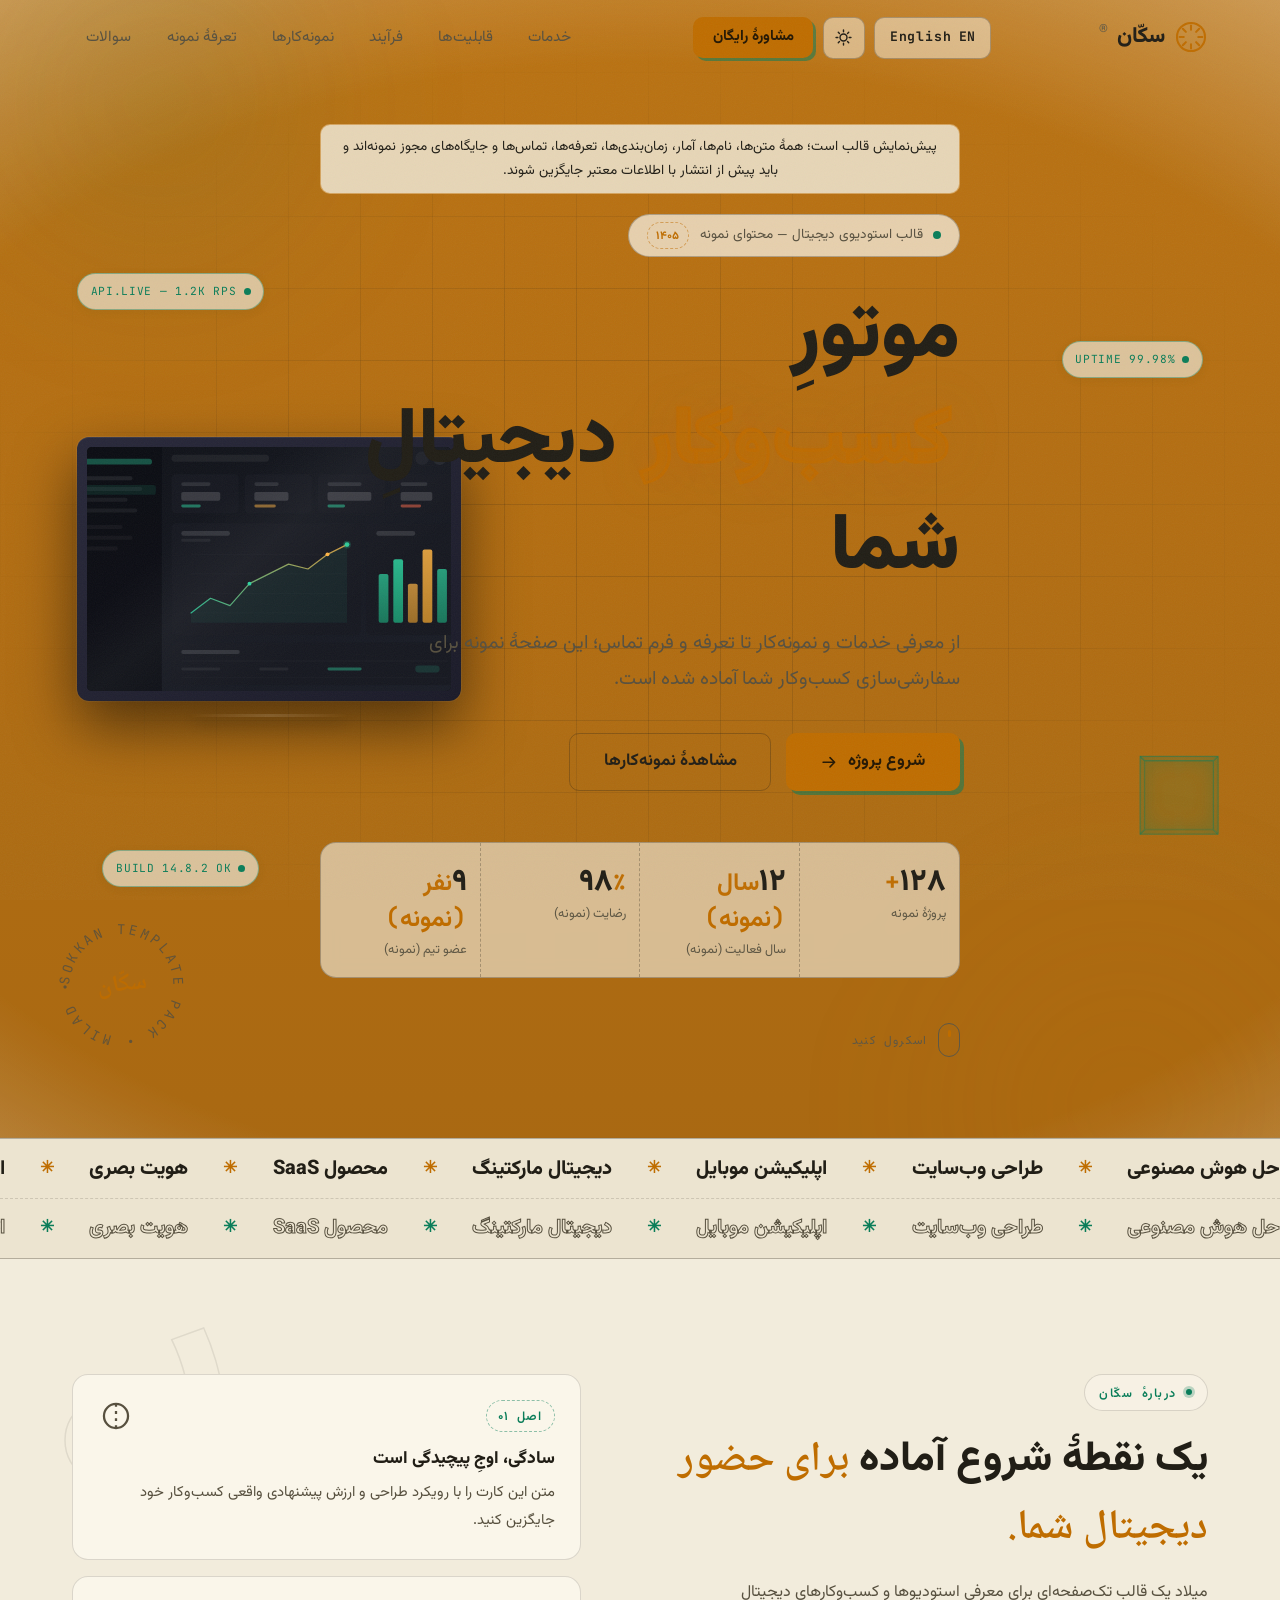
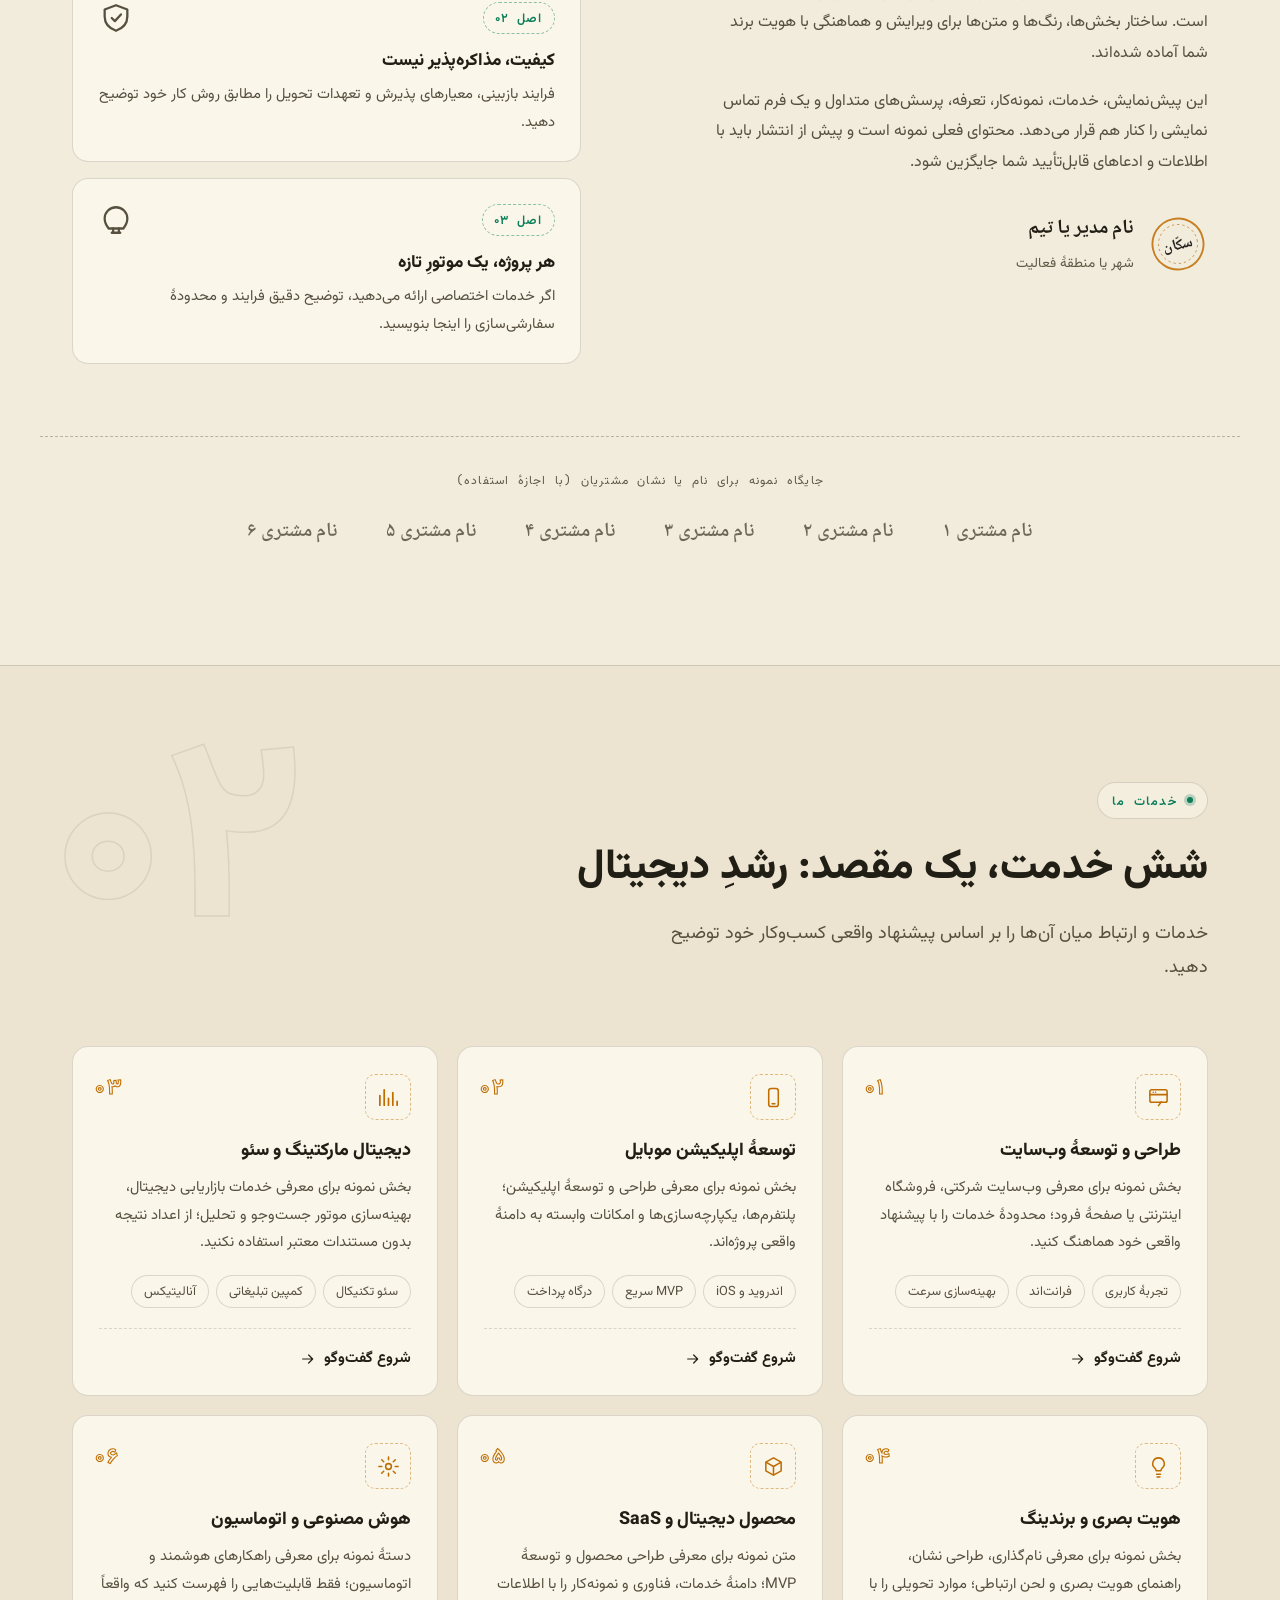
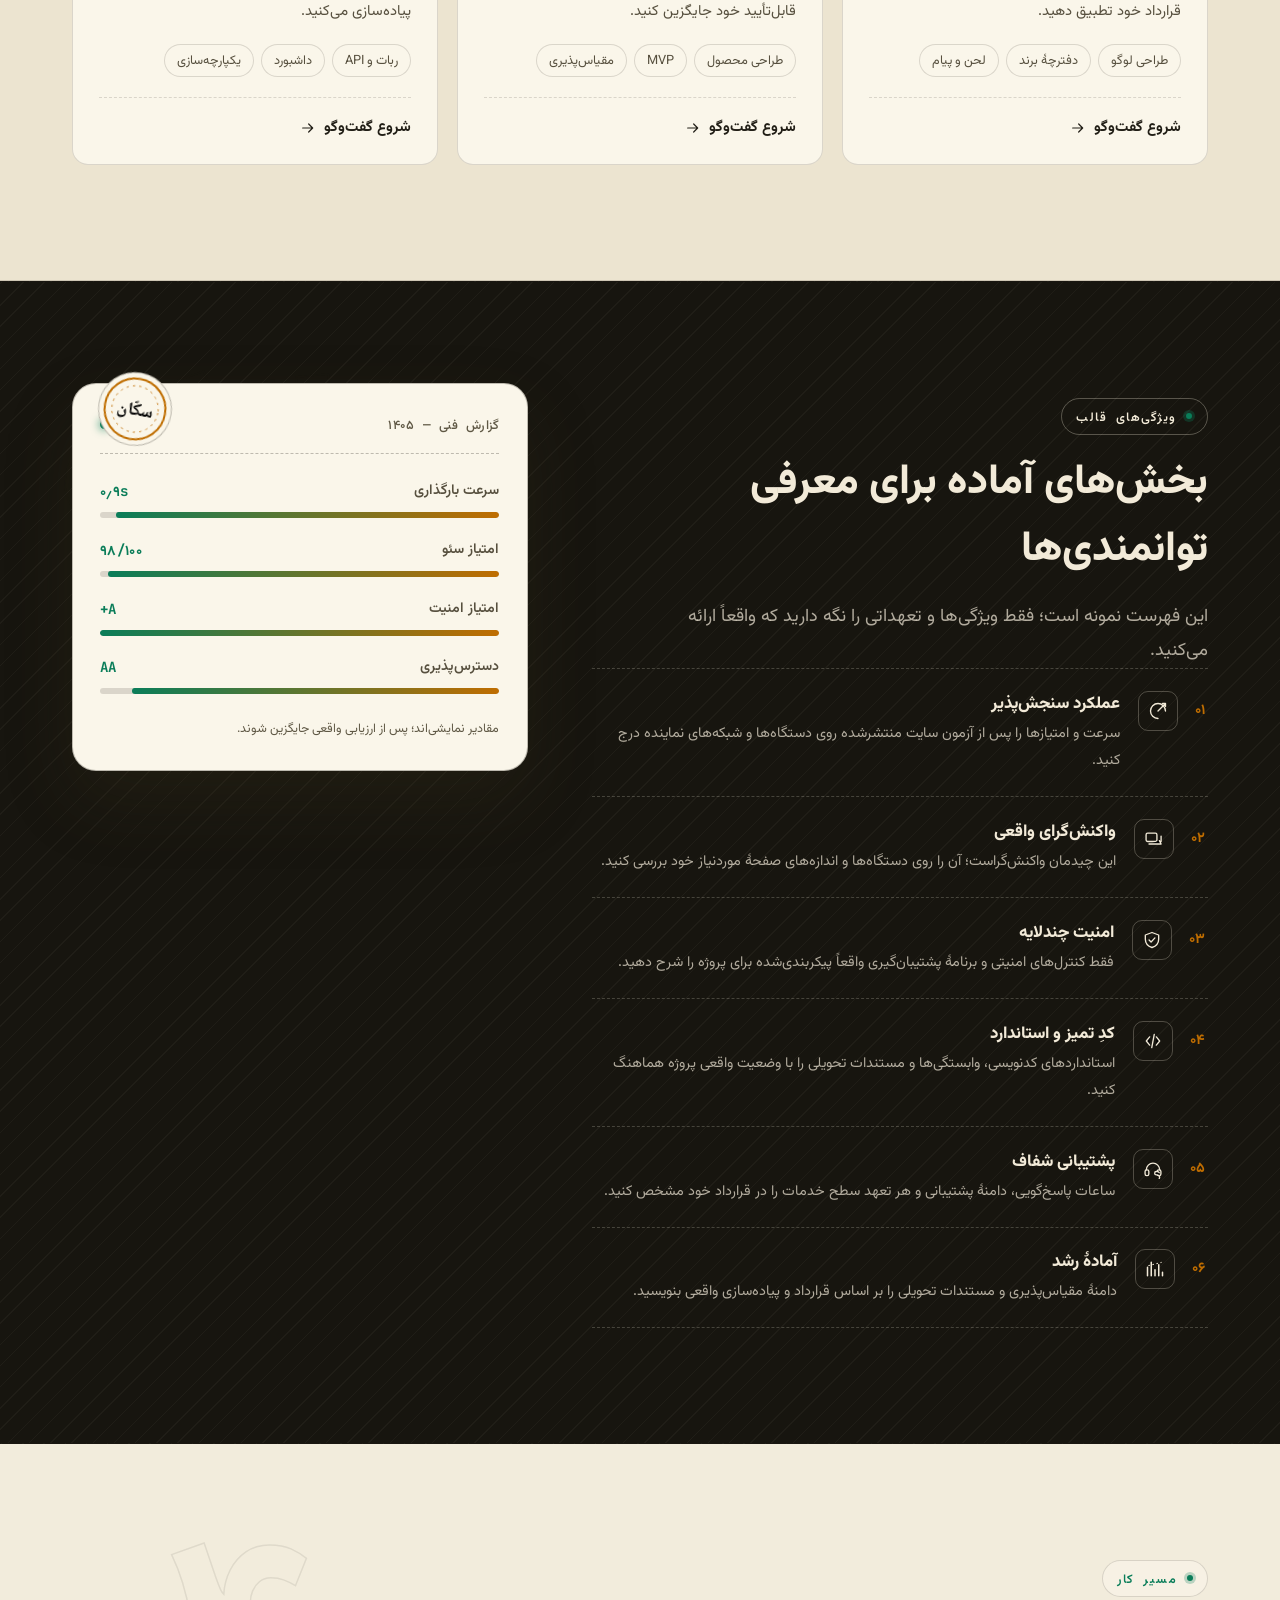
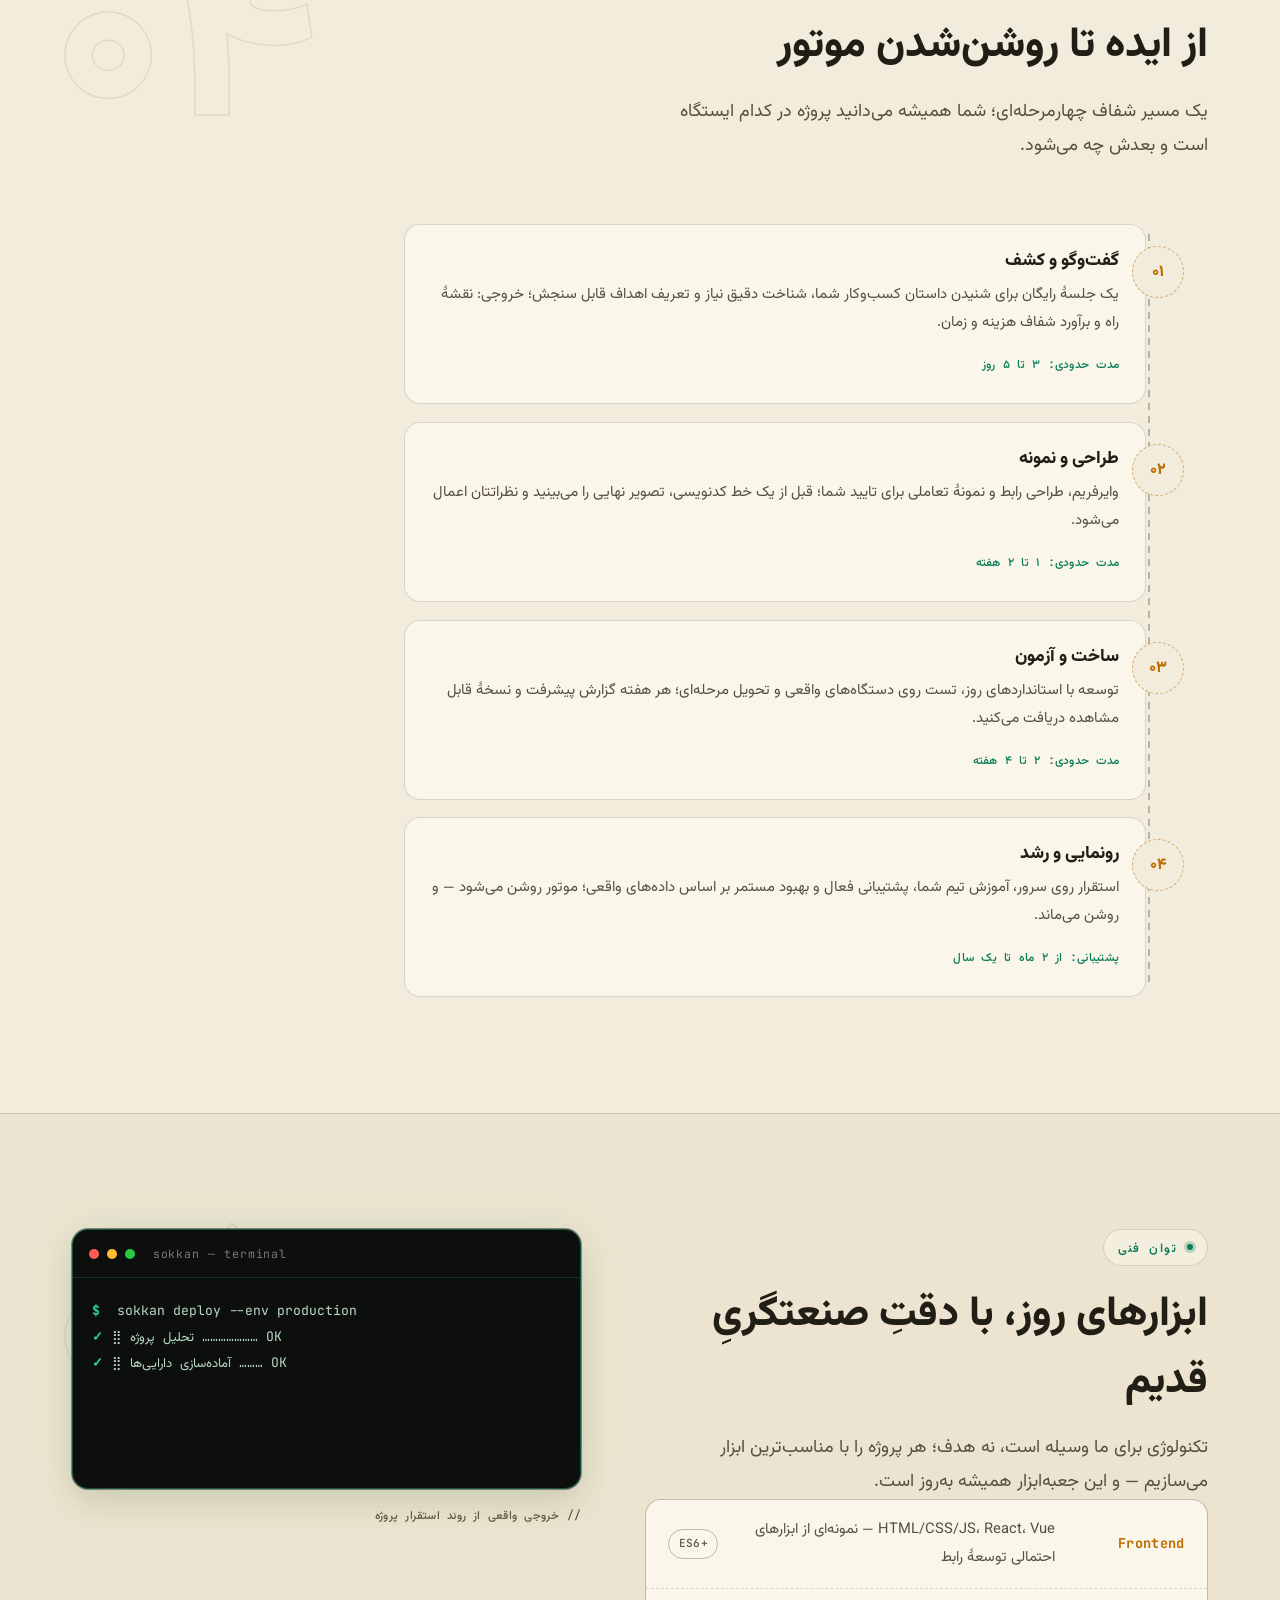
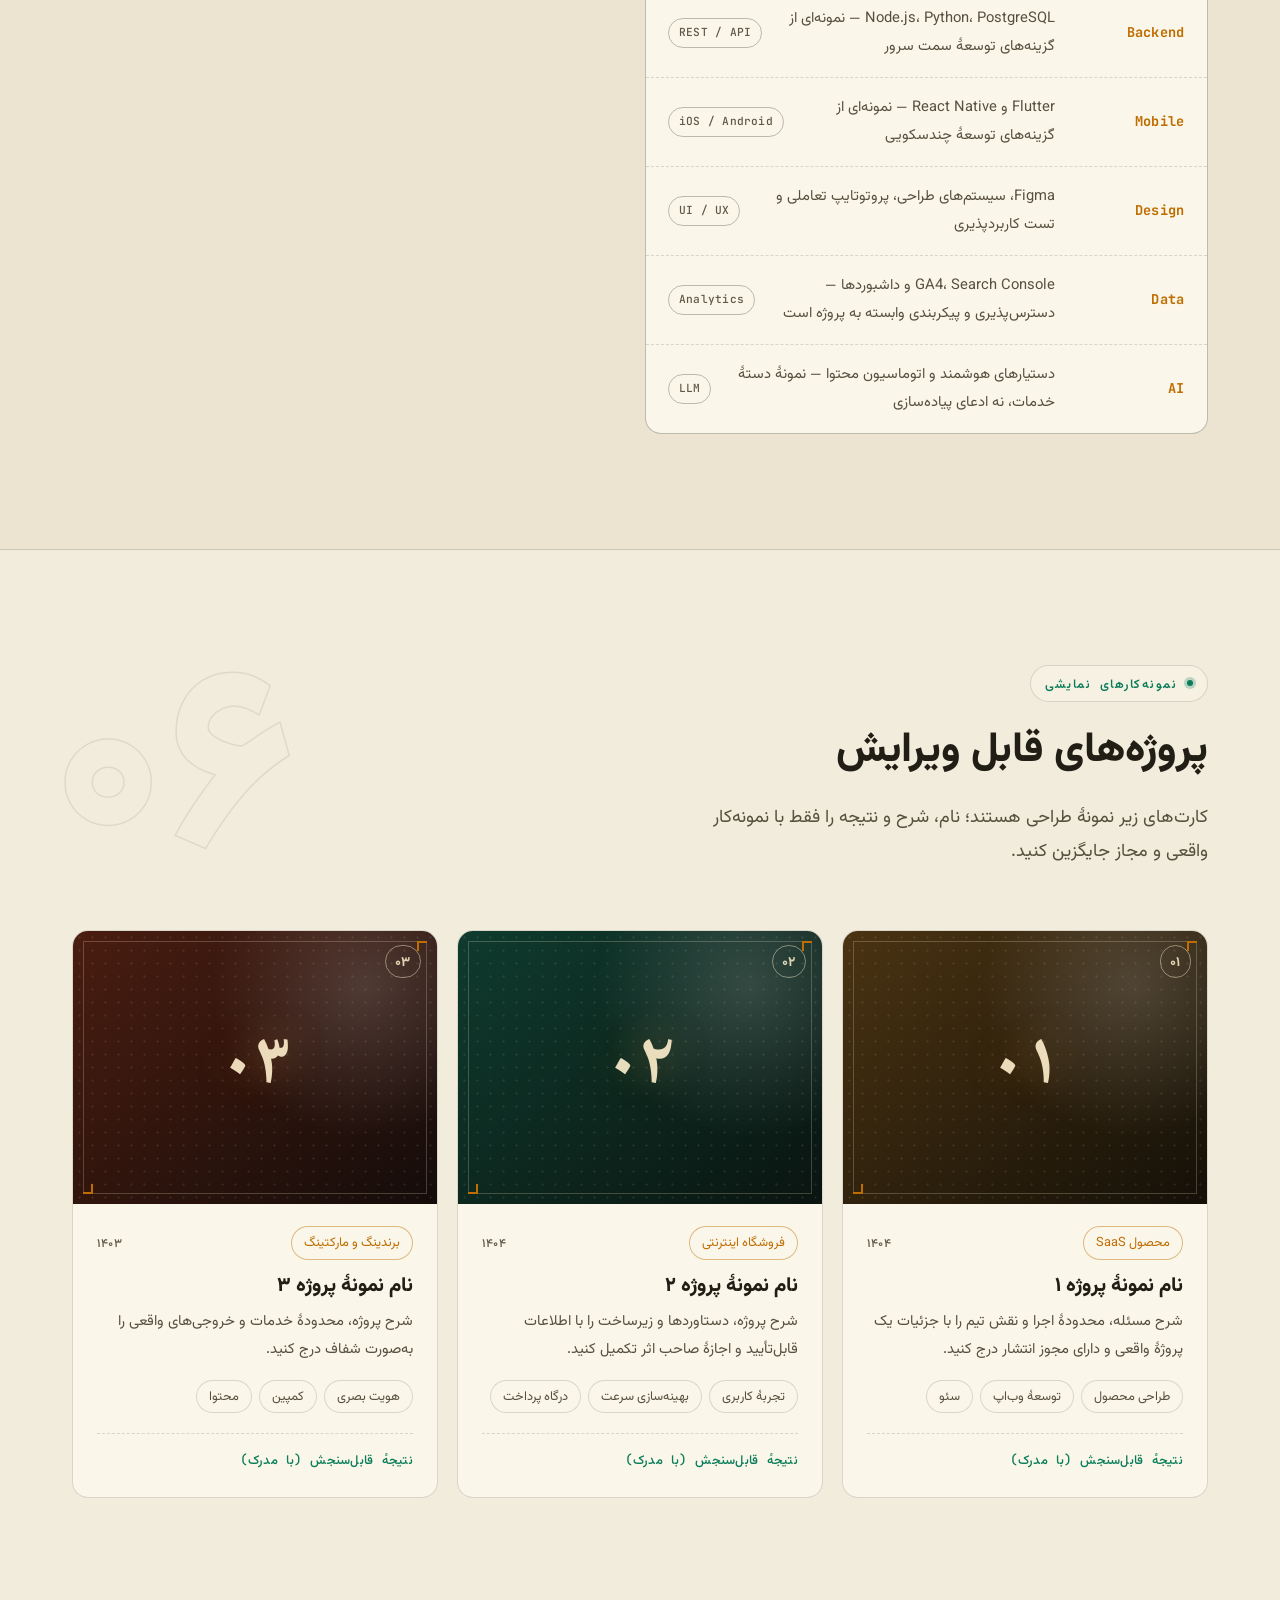
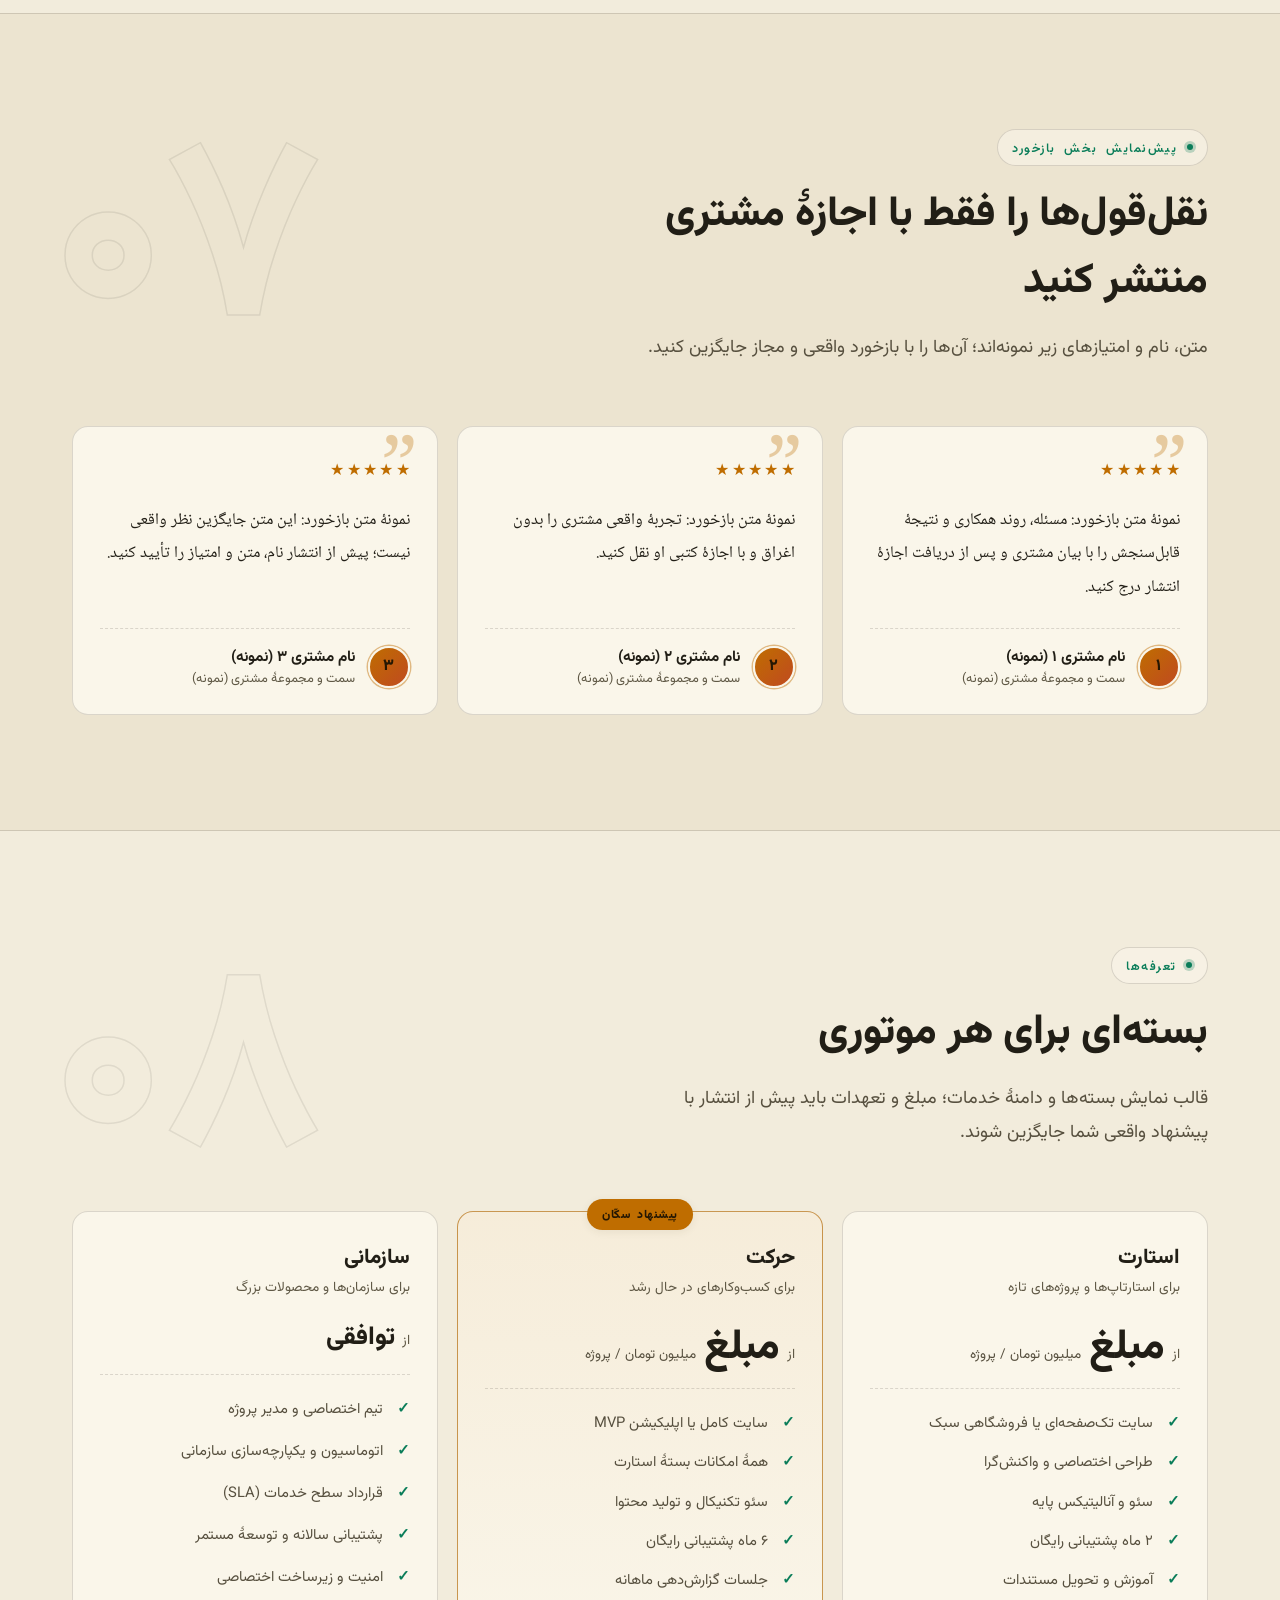
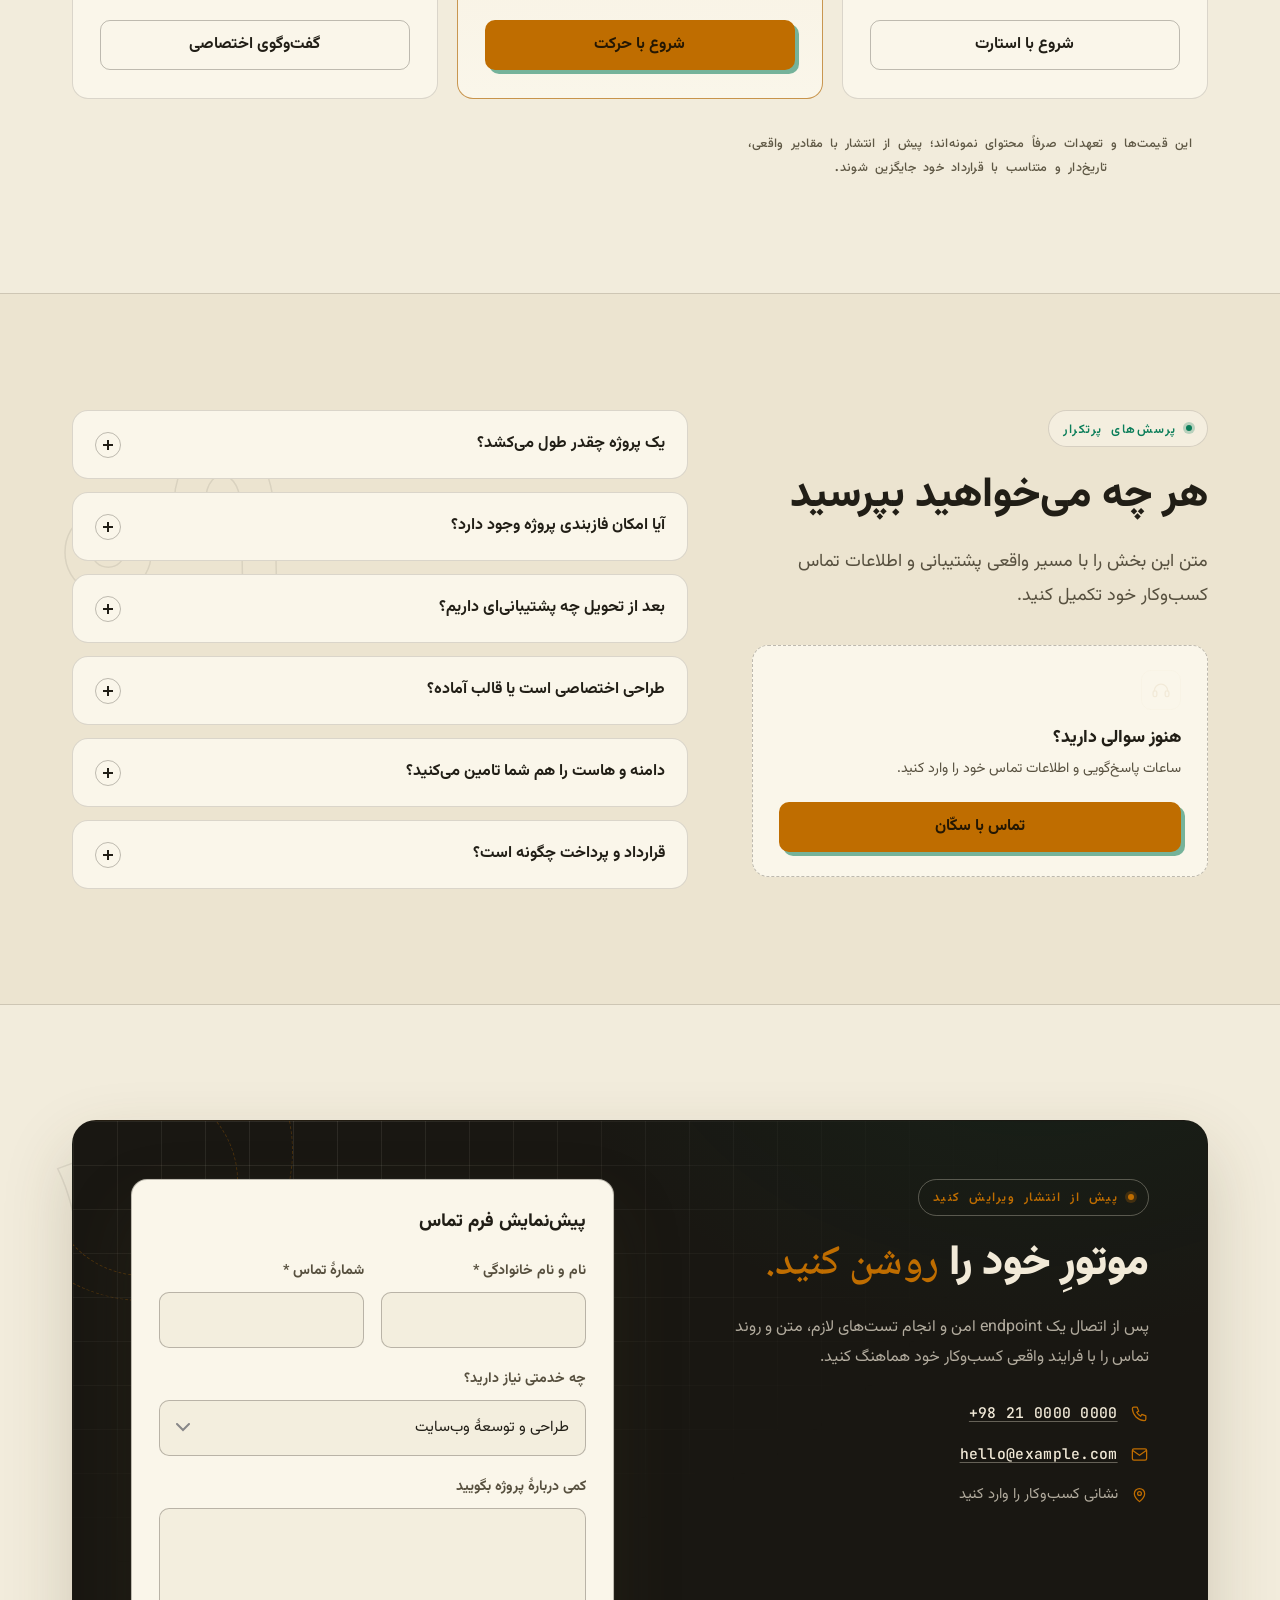
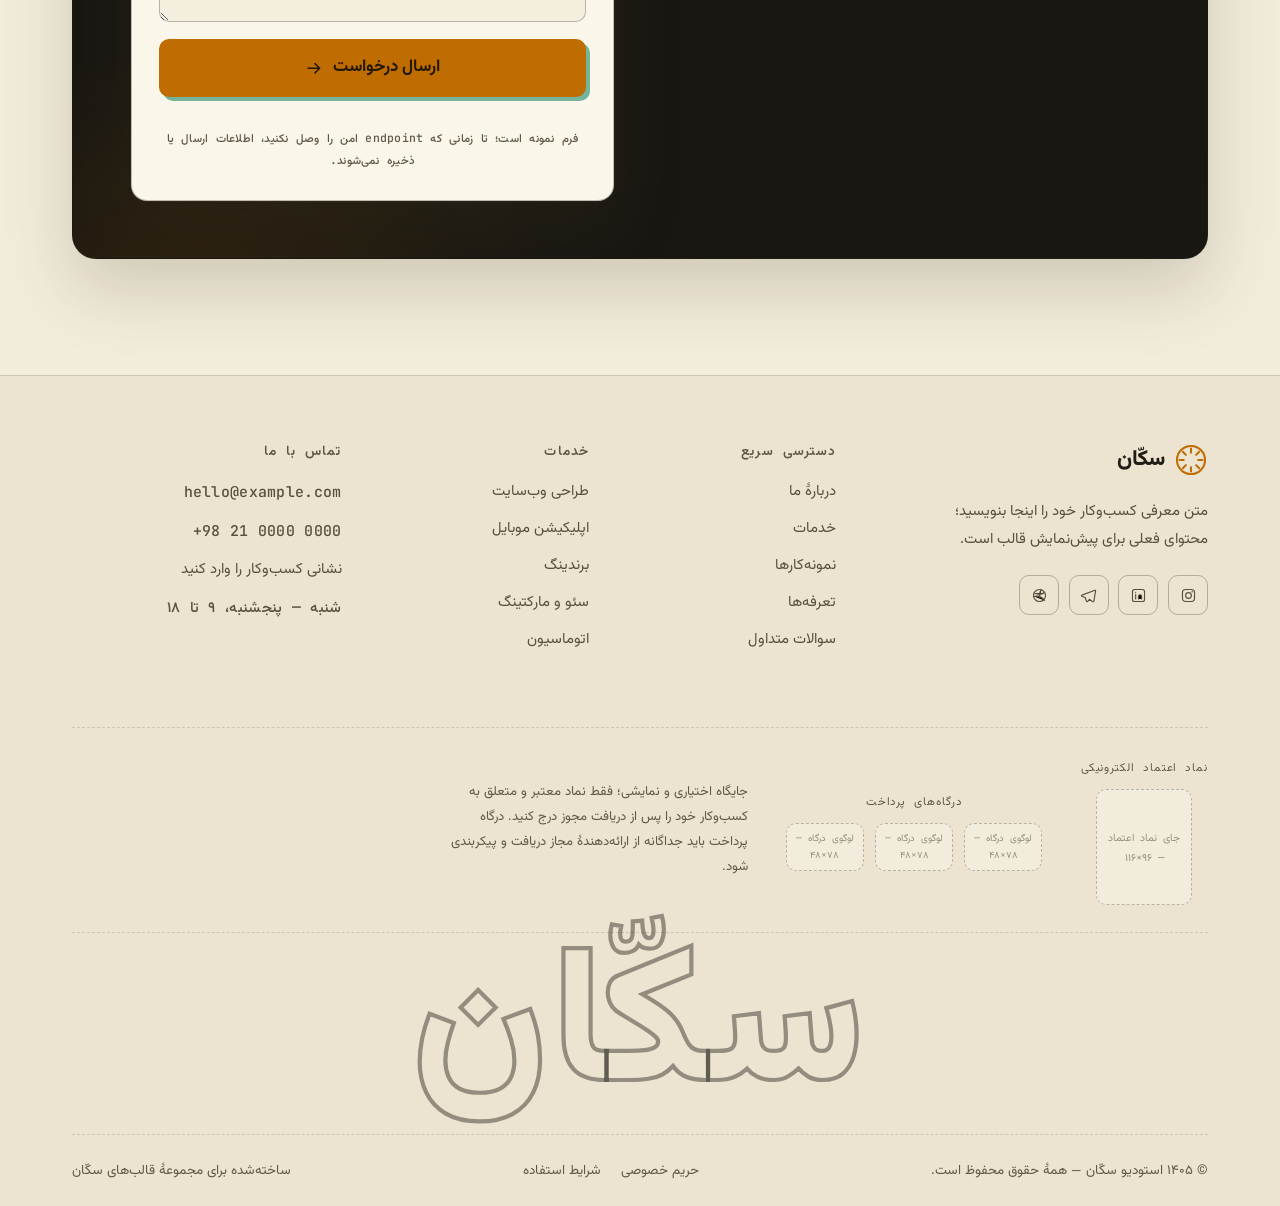
<file: Milad/index.html>
<!DOCTYPE html>
<!--
  ─────────────────────────────────────────────────────────────
  Sokkan | سکّان  —  Template Pack v1.0
  Template: Milad (میلاد)
  Premium Iranian Digital Services Landing Template

  Part of the Sokkan (سکّان) Template Pack.
  Built with HTML5 + CSS3 + Vanilla JS (ES6+). No frameworks.
  RTL-first (Persian) with a built-in English (LTR) layer.
  Theme: «Matrix × Vintage» design system — data-stream hero,
  parallax depth, 3D device showcase, premium mobile navigation.

  HOW TO CUSTOMIZE
  • Colors / fonts / radius  →  assets/css/base.css  (design tokens)
  • Layout & components      →  assets/css/components.css + sections.css
  • All visible texts        →  index.html (data-i18n) + assets/js/main.js
  • Behavior / animations    →  assets/js/main.js
  • 3D Device screen content →  .device-screen slot (hero section)
  • Trust & payment logos    →  .footer-trust slots (footer)

  PACK STRUCTURE
  Sokkan Pack
  ├── Milad Template (this template)
  ├── Future Template 2
  └── Future Template 3
  ─────────────────────────────────────────────────────────────
-->
<html lang="fa-IR" dir="rtl" data-theme="dark">
<head>
<meta charset="UTF-8">
<meta name="viewport" content="width=device-width, initial-scale=1.0, viewport-fit=cover">
<title>میلاد | قالب استودیوی دیجیتال — پیش‌نمایش مجموعهٔ سکّان</title>
<meta name="description" content="پیش‌نمایش قابل‌ویرایش قالب میلاد برای معرفی استودیوها و کسب‌وکارهای دیجیتال؛ محتوای نمونه را پیش از انتشار با اطلاعات معتبر خود جایگزین کنید.">
<meta name="theme-color" content="#0b0b0e">
<meta property="og:title" content="میلاد | قالب استودیوی دیجیتال — پیش‌نمایش مجموعهٔ سکّان">
<meta property="og:description" content="پیش‌نمایش قابل‌ویرایش قالب میلاد؛ محتوای نمونه را با اطلاعات معتبر خود جایگزین کنید.">
<meta property="og:type" content="website">
<script>document.documentElement.classList.add('js');</script>
<link rel="icon" type="image/svg+xml" href="assets/img/favicon.svg">

<!-- Apply saved theme / language BEFORE first paint (no flash) -->
<script>
(function () {
  try {
    var t = localStorage.getItem('sokkan-theme');
    if (t === 'dark' || t === 'light') document.documentElement.setAttribute('data-theme', t);
    else if (window.matchMedia && window.matchMedia('(prefers-color-scheme: light)').matches) document.documentElement.setAttribute('data-theme', 'light');
    var l = localStorage.getItem('sokkan-lang');
    if (l === 'en') { document.documentElement.lang = 'en'; document.documentElement.dir = 'ltr'; }
  } catch (e) {}
})();
</script>

<link rel="stylesheet" href="assets/css/fonts.css">
<link rel="stylesheet" href="assets/css/base.css">
<link rel="stylesheet" href="assets/css/components.css">
<link rel="stylesheet" href="assets/css/sections.css">
<noscript><style>.loader{display:none!important}</style></noscript>

<script type="application/ld+json">
{
  "@context": "https://schema.org",
  "@type": "WebPage",
  "name": "میلاد | پیش‌نمایش قالب سکّان",
  "description": "پیش‌نمایش قابل‌ویرایش یک صفحهٔ معرفی استودیوی خدمات دیجیتال.",
  "inLanguage": ["fa-IR", "en"]
}
</script>
</head>

<body id="top">
<a class="skip-link" href="#main" data-i18n="skipLink">پرش به محتوای اصلی</a>

<!-- ============ PRELOADER ============ -->
<div class="loader" id="loader" aria-hidden="true">
  <div class="loader-inner">
    <span class="loader-mark">سکّان</span>
    <span class="loader-bar"><i></i></span>
    <span class="loader-txt" data-i18n="loaderTxt">در حال روشن‌کردن موتور…</span>
  </div>
</div>

<!-- ============ HEADER ============ -->
<header class="site-header" id="siteHeader">
  <div class="container header-in">

    <a class="brand" href="#top" aria-label="سکّان — بازگشت به بالای صفحه" data-i18n-aria="brandAria">
      <svg class="brand-logo" viewBox="0 0 40 40" aria-hidden="true">
        <circle cx="20" cy="20" r="16.5" fill="none" stroke="currentColor" stroke-width="2.4"/>
        <g stroke="currentColor" stroke-width="2.4" stroke-linecap="round">
          <path d="M20 6.5v5M20 28.5v5M6.5 20h5M28.5 20h5"/>
          <path d="M10.4 10.4l3.6 3.6M26 26l3.6 3.6M29.6 10.4L26 14M14 26l-3.6 3.6"/>
        </g>
      </svg>
      <span class="brand-name" data-i18n="brandName">سکّان</span>
      <span class="brand-reg" aria-hidden="true">®</span>
    </a>

    <nav class="main-nav" id="mainNav" aria-label="منوی اصلی" data-i18n-aria="navLabel">
      <ul>
        <li><a href="#services"  data-i18n="navServices">خدمات</a></li>
        <li><a href="#features"  data-i18n="navFeatures">قابلیت‌ها</a></li>
        <li><a href="#process"   data-i18n="navProcess">فرآیند</a></li>
        <li><a href="#works"     data-i18n="navWorks">نمونه‌کارها</a></li>
        <li><a href="#pricing"   data-i18n="navPricing">تعرفهٔ نمونه</a></li>
        <li><a href="#faq"       data-i18n="navFaq">سوالات</a></li>
      </ul>
      <div class="nav-foot">
        <a class="btn btn-primary btn-block" href="#cta" data-i18n="navCta">مشاورهٔ رایگان</a>
        <p class="nav-foot-note" data-i18n="navFootNote">پاسخ‌گویی شنبه تا پنجشنبه، ۹ تا ۱۸</p>
      </div>
    </nav>

    <div class="header-actions">
      <button class="icon-btn lang-toggle" id="langToggle" type="button" aria-label="تغییر زبان به انگلیسی" data-i18n-aria="langToggleLabel">
        <span class="lang-short" data-i18n="langShort">EN</span>
        <span class="lang-full" data-i18n="langFull">English</span>
      </button>
      <button class="icon-btn theme-toggle" id="themeToggle" type="button" aria-label="تغییر حالت روشن/تاریک" data-i18n-aria="themeToggleLabel">
        <svg class="icon-sun" viewBox="0 0 24 24" aria-hidden="true"><circle cx="12" cy="12" r="4.4" fill="none" stroke="currentColor" stroke-width="1.8"/><g stroke="currentColor" stroke-width="1.8" stroke-linecap="round"><path d="M12 2.6v2.2M12 19.2v2.2M2.6 12h2.2M19.2 12h2.2M5.4 5.4l1.5 1.5M17.1 17.1l1.5 1.5M18.6 5.4l-1.5 1.5M6.9 17.1l-1.5 1.5"/></g></svg>
        <svg class="icon-moon" viewBox="0 0 24 24" aria-hidden="true"><path d="M20.4 14.2A8.4 8.4 0 0 1 9.8 3.6a8.4 8.4 0 1 0 10.6 10.6Z" fill="none" stroke="currentColor" stroke-width="1.8" stroke-linejoin="round"/></svg>
      </button>
      <a class="btn btn-sm btn-primary header-cta" href="#cta" data-i18n="navCta">مشاورهٔ رایگان</a>
      <button class="nav-burger" id="navBurger" type="button" aria-expanded="false" aria-controls="mainNav" aria-label="بازکردن منو" data-i18n-aria="navToggleLabel">
        <span></span><span></span><span></span>
      </button>
    </div>

  </div>
</header>

<main id="main">

<!-- ============ HERO ============ -->
<section class="hero" id="hero">
  <div class="hero-bg" aria-hidden="true">
    <canvas id="matrixCanvas"></canvas>
    <div class="hero-aurora hero-aurora-1"></div>
    <div class="hero-aurora hero-aurora-2"></div>
    <div class="hero-glow"></div>
    <div class="hero-grid"></div>
  </div>

  <div class="hero-cube parallax" data-speed="-0.16" aria-hidden="true">
    <div class="cube-float">
    <div class="cube-scene">
      <span class="cube-face cube-f"></span>
      <span class="cube-face cube-b"></span>
      <span class="cube-face cube-l"></span>
      <span class="cube-face cube-r"></span>
      <span class="cube-face cube-t"></span>
      <span class="cube-face cube-o"></span>
    </div>
    </div>
  </div>

  <span class="hero-data hero-data-1" aria-hidden="true"><i></i><span dir="ltr">UPTIME 99.98%</span></span>
  <span class="hero-data hero-data-2" aria-hidden="true"><i></i><span dir="ltr">API.LIVE — 1.2K RPS</span></span>
  <span class="hero-data hero-data-3" aria-hidden="true"><i></i><span dir="ltr">BUILD 14.8.2 OK</span></span>

  <div class="hero-emblem" aria-hidden="true">
    <svg class="emblem-ring" viewBox="0 0 120 120">
      <defs><path id="emblemPath" d="M60,60 m-44,0 a44,44 0 1,1 88,0 a44,44 0 1,1 -88,0"/></defs>
      <text class="emblem-text" direction="ltr"><textPath href="#emblemPath" startOffset="0">SOKKAN TEMPLATE PACK • MILAD • EST. 2026 • </textPath></text>
    </svg>
    <span class="emblem-core">سکّان</span>
  </div>

  <!-- 3D Device Showcase Component -->
  <div class="hero-device" aria-hidden="true">
    <div class="device-tilt">
      <div class="device-float">
        <div class="device-frame">
          <div class="device-bezel">
            <div class="device-screen">
              <!-- Replaceable Screen Content: just change the img src -->
              <div class="screen-content">
                <img class="screen-image" src="assets/img/screen-preview.svg" alt="">
              </div>
              <!-- Screen reflection/glow -->
              <div class="screen-glow"></div>
            </div>
          </div>
          <!-- Device stand/base -->
          <div class="device-base">
            <div class="base-plate"></div>
          </div>
        </div>
      </div>
    </div>
  </div>

  <div class="container hero-in">
    <p class="template-note" role="note" data-i18n="demoNotice">پیش‌نمایش قالب است؛ همهٔ متن‌ها، نام‌ها، آمار، زمان‌بندی‌ها، تعرفه‌ها، تماس‌ها و جایگاه‌های مجوز نمونه‌اند و باید پیش از انتشار با اطلاعات معتبر جایگزین شوند.</p>
    <div class="hero-badge reveal">
      <span class="pulse-dot" aria-hidden="true"></span>
      <span data-i18n="heroBadge">قالب استودیوی دیجیتال — محتوای نمونه</span>
      <span class="badge-year" data-i18n="heroYear">۱۴۰۵</span>
    </div>

    <h1 class="hero-title">
      <span class="line reveal" data-i18n="heroL1">موتورِ</span>
      <span class="line reveal d2">
        <span class="outline" data-i18n="heroL2">کسب‌وکار</span>
        <span class="hero-title-rest" data-i18n="heroL2b">دیجیتالِ شما</span>
      </span>
    </h1>

    <p class="hero-sub reveal d3" data-i18n="heroSub">
      از معرفی خدمات و نمونه‌کار تا تعرفه و فرم تماس؛ این صفحهٔ نمونه برای سفارشی‌سازی کسب‌وکار شما آماده شده است.
    </p>

    <div class="hero-cta reveal d4">
      <a class="btn btn-primary btn-lg" href="#cta">
        <span data-i18n="heroCta1">شروع پروژه</span>
        <svg class="btn-arrow" viewBox="0 0 24 24" aria-hidden="true"><path d="M4 12h15M13 6l6 6-6 6" fill="none" stroke="currentColor" stroke-width="2" stroke-linecap="round" stroke-linejoin="round"/></svg>
      </a>
      <a class="btn btn-ghost btn-lg" href="#works" data-i18n="heroCta2">مشاهدهٔ نمونه‌کارها</a>
    </div>

    <dl class="hero-stats reveal d5">
      <div class="stat">
        <dt><span class="count" data-count="128" data-i18n-aria="stat1">۱۲۸</span><span class="stat-suffix">+</span></dt>
        <dd data-i18n="statLabel1">پروژهٔ نمونه</dd>
      </div>
      <div class="stat">
        <dt><span class="count" data-count="12" data-i18n-aria="stat2">۱۲</span><span class="stat-suffix" data-i18n="statSuffix2"> سال (نمونه)</span></dt>
        <dd data-i18n="statLabel2">سال فعالیت (نمونه)</dd>
      </div>
      <div class="stat">
        <dt><span class="count" data-count="98" data-i18n-aria="stat3">۹۸</span><span class="stat-suffix">٪</span></dt>
        <dd data-i18n="statLabel3">رضایت (نمونه)</dd>
      </div>
      <div class="stat">
        <dt><span class="count" data-count="9" data-i18n-aria="stat4">۹</span><span class="stat-suffix" data-i18n="statSuffix4"> نفر (نمونه)</span></dt>
        <dd data-i18n="statLabel4">عضو تیم (نمونه)</dd>
      </div>
    </dl>

    <div class="hero-scroll reveal d5">
      <a href="#intro" aria-label="رفتن به بخش معرفی" data-i18n-aria="scrollToIntro">
        <span class="mouse" aria-hidden="true"><i class="wheel"></i></span>
        <span data-i18n="heroScroll">اسکرول کنید</span>
      </a>
    </div>
  </div>
</section>

<!-- ============ TICKER ============ -->
<div class="ticker" aria-hidden="true">
  <div class="ticker-row ticker-row-a">
    <div class="ticker-track" id="tickerA"></div>
  </div>
  <div class="ticker-row ticker-row-b">
    <div class="ticker-track ticker-track-rev" id="tickerB"></div>
  </div>
</div>

<!-- ============ INTRO / ABOUT ============ -->
<section class="section intro" id="intro">
  <span class="sec-ghost parallax" data-speed="0.08" aria-hidden="true">۰۱</span>
  <div class="container intro-grid">

    <div class="intro-copy">
      <span class="eyebrow reveal" data-i18n="introEyebrow">دربارهٔ سکّان</span>
      <h2 class="sec-title reveal">
        <span data-i18n="introTitle1">یک نقطهٔ شروع آماده</span>
        <span class="serif-accent" data-i18n="introTitle2">برای حضور دیجیتال شما.</span>
      </h2>
      <p class="reveal" data-i18n="introP1">
        میلاد یک قالب تک‌صفحه‌ای برای معرفی استودیوها و کسب‌وکارهای دیجیتال است. ساختار بخش‌ها، رنگ‌ها و متن‌ها برای ویرایش و هماهنگی با هویت برند شما آماده شده‌اند.
      </p>
      <p class="reveal" data-i18n="introP2">
        این پیش‌نمایش، خدمات، نمونه‌کار، تعرفه، پرسش‌های متداول و یک فرم تماس نمایشی را کنار هم قرار می‌دهد. محتوای فعلی نمونه است و پیش از انتشار باید با اطلاعات و ادعاهای قابل‌تأیید شما جایگزین شود.
      </p>
      <div class="intro-sign reveal">
        <span class="sign-name" data-i18n="signName">نام مدیر یا تیم</span>
        <span class="sign-role" data-i18n="signRole">شهر یا منطقهٔ فعالیت</span>
        <svg class="sign-stamp" viewBox="0 0 80 80" aria-hidden="true">
          <circle cx="40" cy="40" r="34" fill="none" stroke="currentColor" stroke-width="2.5"/>
          <circle cx="40" cy="40" r="26" fill="none" stroke="currentColor" stroke-width="1" stroke-dasharray="3 4"/>
          <text x="40" y="47" text-anchor="middle" font-size="20">سکّان</text>
        </svg>
      </div>
    </div>

    <div class="intro-cards">
      <article class="file-card reveal">
        <header class="file-head">
          <span class="file-no" data-i18n="fileNo1">اصل ۰۱</span>
          <span class="file-ico" aria-hidden="true">
            <svg viewBox="0 0 24 24"><circle cx="12" cy="12" r="8.5" fill="none" stroke="currentColor" stroke-width="1.6"/><path d="M12 3.5v17" stroke="currentColor" stroke-width="1.6" stroke-dasharray="2 3"/></svg>
          </span>
        </header>
        <h3 class="file-title" data-i18n="fileTitle1">سادگی، اوجِ پیچیدگی است</h3>
        <p class="file-desc" data-i18n="fileDesc1">متن این کارت را با رویکرد طراحی و ارزش پیشنهادی واقعی کسب‌وکار خود جایگزین کنید.</p>
      </article>
      <article class="file-card reveal d2">
        <header class="file-head">
          <span class="file-no" data-i18n="fileNo2">اصل ۰۲</span>
          <span class="file-ico" aria-hidden="true">
            <svg viewBox="0 0 24 24"><path d="M12 3l8 3v5c0 5-3.4 8.4-8 10-4.6-1.6-8-5-8-10V6l8-3z" fill="none" stroke="currentColor" stroke-width="1.6" stroke-linejoin="round"/><path d="M9 12l2.2 2.2L15.5 9.5" fill="none" stroke="currentColor" stroke-width="1.6" stroke-linecap="round" stroke-linejoin="round"/></svg>
          </span>
        </header>
        <h3 class="file-title" data-i18n="fileTitle2">کیفیت، مذاکره‌پذیر نیست</h3>
        <p class="file-desc" data-i18n="fileDesc2">فرایند بازبینی، معیارهای پذیرش و تعهدات تحویل را مطابق روش کار خود توضیح دهید.</p>
      </article>
      <article class="file-card reveal d3">
        <header class="file-head">
          <span class="file-no" data-i18n="fileNo3">اصل ۰۳</span>
          <span class="file-ico" aria-hidden="true">
            <svg viewBox="0 0 24 24"><path d="M12 3a8 8 0 0 1 8 8c0 2.5-1.2 5-2.8 7H6.8C5.2 16 4 13.5 4 11a8 8 0 0 1 8-8z" fill="none" stroke="currentColor" stroke-width="1.6" stroke-linejoin="round"/><path d="M9 21h6M10 18v3M14 18v3" stroke="currentColor" stroke-width="1.6" stroke-linecap="round"/></svg>
          </span>
        </header>
        <h3 class="file-title" data-i18n="fileTitle3">هر پروژه، یک موتورِ تازه</h3>
        <p class="file-desc" data-i18n="fileDesc3">اگر خدمات اختصاصی ارائه می‌دهید، توضیح دقیق فرایند و محدودهٔ سفارشی‌سازی را اینجا بنویسید.</p>
      </article>
    </div>

  </div>

  <div class="container trust-strip reveal">
    <p class="trust-label" data-i18n="trustLabel">جایگاه نمونه برای نام یا نشان مشتریان (با اجازهٔ استفاده)</p>
    <ul class="trust-list" aria-hidden="true">
      <li data-i18n="trustBrand1">نام مشتری ۱</li>
      <li data-i18n="trustBrand2">نام مشتری ۲</li>
      <li data-i18n="trustBrand3">نام مشتری ۳</li>
      <li data-i18n="trustBrand4">نام مشتری ۴</li>
      <li data-i18n="trustBrand5">نام مشتری ۵</li>
      <li data-i18n="trustBrand6">نام مشتری ۶</li>
    </ul>
  </div>
</section>

<!-- ============ SERVICES ============ -->
<section class="section services" id="services">
  <span class="sec-ghost parallax" data-speed="0.08" aria-hidden="true">۰۲</span>
  <div class="container">
    <div class="sec-head">
      <span class="eyebrow reveal" data-i18n="servicesEyebrow">خدمات ما</span>
      <h2 class="sec-title reveal" data-i18n="servicesTitle">شش خدمت، یک مقصد: رشدِ دیجیتال</h2>
      <p class="sec-sub reveal" data-i18n="servicesSub">خدمات و ارتباط میان آن‌ها را بر اساس پیشنهاد واقعی کسب‌وکار خود توضیح دهید.</p>
    </div>

    <div class="services-grid">
      <article class="service-card reveal">
        <span class="card-index">۰۱</span>
        <span class="card-ico" aria-hidden="true">
          <svg viewBox="0 0 24 24"><rect x="3" y="4" width="18" height="13" rx="2" fill="none" stroke="currentColor" stroke-width="1.6"/><path d="M3 9h18M6.5 6.5h.01M9 6.5h.01M12 20.5l3-4" stroke="currentColor" stroke-width="1.6" stroke-linecap="round"/></svg>
        </span>
        <h3 class="card-title" data-i18n="sv1Title">طراحی و توسعهٔ وب‌سایت</h3>
        <p class="card-desc" data-i18n="sv1Desc">بخش نمونه برای معرفی وب‌سایت شرکتی، فروشگاه اینترنتی یا صفحهٔ فرود؛ محدودهٔ خدمات را با پیشنهاد واقعی خود هماهنگ کنید.</p>
        <ul class="chip-row" aria-label="برچسب‌های خدمت" data-i18n-aria="tagsLabel">
          <li class="chip" data-i18n="sv1Tag1">تجربهٔ کاربری</li>
          <li class="chip" data-i18n="sv1Tag2">فرانت‌اند</li>
          <li class="chip" data-i18n="sv1Tag3">بهینه‌سازی سرعت</li>
        </ul>
        <a class="card-link" href="#cta"><span data-i18n="cardLink">شروع گفت‌وگو</span><svg viewBox="0 0 24 24" aria-hidden="true"><path d="M4 12h15M13 6l6 6-6 6" fill="none" stroke="currentColor" stroke-width="1.8" stroke-linecap="round" stroke-linejoin="round"/></svg></a>
      </article>

      <article class="service-card reveal d2">
        <span class="card-index">۰۲</span>
        <span class="card-ico" aria-hidden="true">
          <svg viewBox="0 0 24 24"><rect x="7" y="2.5" width="10" height="19" rx="2.5" fill="none" stroke="currentColor" stroke-width="1.6"/><path d="M10.5 18.5h3" stroke="currentColor" stroke-width="1.6" stroke-linecap="round"/></svg>
        </span>
        <h3 class="card-title" data-i18n="sv2Title">توسعهٔ اپلیکیشن موبایل</h3>
        <p class="card-desc" data-i18n="sv2Desc">بخش نمونه برای معرفی طراحی و توسعهٔ اپلیکیشن؛ پلتفرم‌ها، یکپارچه‌سازی‌ها و امکانات وابسته به دامنهٔ واقعی پروژه‌اند.</p>
        <ul class="chip-row" aria-label="برچسب‌ها" data-i18n-aria="tagsLabel">
          <li class="chip" data-i18n="sv2Tag1">اندروید و iOS</li>
          <li class="chip" data-i18n="sv2Tag2">MVP سریع</li>
          <li class="chip" data-i18n="sv2Tag3">درگاه پرداخت</li>
        </ul>
        <a class="card-link" href="#cta"><span data-i18n="cardLink">شروع گفت‌وگو</span><svg viewBox="0 0 24 24" aria-hidden="true"><path d="M4 12h15M13 6l6 6-6 6" fill="none" stroke="currentColor" stroke-width="1.8" stroke-linecap="round" stroke-linejoin="round"/></svg></a>
      </article>

      <article class="service-card reveal d3">
        <span class="card-index">۰۳</span>
        <span class="card-ico" aria-hidden="true">
          <svg viewBox="0 0 24 24"><path d="M3 20V10m4.5 10V4m4.5 16v-7m4.5 7V7m4.5 13v-4" stroke="currentColor" stroke-width="1.8" stroke-linecap="round"/></svg>
        </span>
        <h3 class="card-title" data-i18n="sv3Title">دیجیتال مارکتینگ و سئو</h3>
        <p class="card-desc" data-i18n="sv3Desc">بخش نمونه برای معرفی خدمات بازاریابی دیجیتال، بهینه‌سازی موتور جست‌وجو و تحلیل؛ از اعداد نتیجه بدون مستندات معتبر استفاده نکنید.</p>
        <ul class="chip-row" aria-label="برچسب‌ها" data-i18n-aria="tagsLabel">
          <li class="chip" data-i18n="sv3Tag1">سئو تکنیکال</li>
          <li class="chip" data-i18n="sv3Tag2">کمپین تبلیغاتی</li>
          <li class="chip" data-i18n="sv3Tag3">آنالیتیکس</li>
        </ul>
        <a class="card-link" href="#cta"><span data-i18n="cardLink">شروع گفت‌وگو</span><svg viewBox="0 0 24 24" aria-hidden="true"><path d="M4 12h15M13 6l6 6-6 6" fill="none" stroke="currentColor" stroke-width="1.8" stroke-linecap="round" stroke-linejoin="round"/></svg></a>
      </article>

      <article class="service-card reveal">
        <span class="card-index">۰۴</span>
        <span class="card-ico" aria-hidden="true">
          <svg viewBox="0 0 24 24"><path d="M12 3a6 6 0 0 0-4.2 10.3c1 1 1.7 2 1.7 3.2h5c0-1.2.7-2.2 1.7-3.2A6 6 0 0 0 12 3z" fill="none" stroke="currentColor" stroke-width="1.6" stroke-linejoin="round"/><path d="M10 20h4M10.5 23h3" stroke="currentColor" stroke-width="1.6" stroke-linecap="round"/></svg>
        </span>
        <h3 class="card-title" data-i18n="sv4Title">هویت بصری و برندینگ</h3>
        <p class="card-desc" data-i18n="sv4Desc">بخش نمونه برای معرفی نام‌گذاری، طراحی نشان، راهنمای هویت بصری و لحن ارتباطی؛ موارد تحویلی را با قرارداد خود تطبیق دهید.</p>
        <ul class="chip-row" aria-label="برچسب‌ها" data-i18n-aria="tagsLabel">
          <li class="chip" data-i18n="sv4Tag1">طراحی لوگو</li>
          <li class="chip" data-i18n="sv4Tag2">دفترچهٔ برند</li>
          <li class="chip" data-i18n="sv4Tag3">لحن و پیام</li>
        </ul>
        <a class="card-link" href="#cta"><span data-i18n="cardLink">شروع گفت‌وگو</span><svg viewBox="0 0 24 24" aria-hidden="true"><path d="M4 12h15M13 6l6 6-6 6" fill="none" stroke="currentColor" stroke-width="1.8" stroke-linecap="round" stroke-linejoin="round"/></svg></a>
      </article>

      <article class="service-card reveal d2">
        <span class="card-index">۰۵</span>
        <span class="card-ico" aria-hidden="true">
          <svg viewBox="0 0 24 24"><path d="M12 3l8 4.5v9L12 21l-8-4.5v-9L12 3z" fill="none" stroke="currentColor" stroke-width="1.6" stroke-linejoin="round"/><path d="M12 12l8-4.5M12 12v9M12 12L4 7.5" stroke="currentColor" stroke-width="1.6" stroke-linejoin="round"/></svg>
        </span>
        <h3 class="card-title" data-i18n="sv5Title">محصول دیجیتال و SaaS</h3>
        <p class="card-desc" data-i18n="sv5Desc">متن نمونه برای معرفی طراحی محصول و توسعهٔ MVP؛ دامنهٔ خدمات، فناوری و نمونه‌کار را با اطلاعات قابل‌تأیید خود جایگزین کنید.</p>
        <ul class="chip-row" aria-label="برچسب‌ها" data-i18n-aria="tagsLabel">
          <li class="chip" data-i18n="sv5Tag1">طراحی محصول</li>
          <li class="chip" data-i18n="sv5Tag2">MVP</li>
          <li class="chip" data-i18n="sv5Tag3">مقیاس‌پذیری</li>
        </ul>
        <a class="card-link" href="#cta"><span data-i18n="cardLink">شروع گفت‌وگو</span><svg viewBox="0 0 24 24" aria-hidden="true"><path d="M4 12h15M13 6l6 6-6 6" fill="none" stroke="currentColor" stroke-width="1.8" stroke-linecap="round" stroke-linejoin="round"/></svg></a>
      </article>

      <article class="service-card reveal d3">
        <span class="card-index">۰۶</span>
        <span class="card-ico" aria-hidden="true">
          <svg viewBox="0 0 24 24"><circle cx="12" cy="12" r="3" fill="none" stroke="currentColor" stroke-width="1.6"/><path d="M12 2v3M12 19v3M2 12h3M19 12h3M4.9 4.9l2.1 2.1M17 17l2.1 2.1M19.1 4.9L17 7M7 17l-2.1 2.1" stroke="currentColor" stroke-width="1.6" stroke-linecap="round"/></svg>
        </span>
        <h3 class="card-title" data-i18n="sv6Title">هوش مصنوعی و اتوماسیون</h3>
        <p class="card-desc" data-i18n="sv6Desc">دستهٔ نمونه برای معرفی راهکارهای هوشمند و اتوماسیون؛ فقط قابلیت‌هایی را فهرست کنید که واقعاً پیاده‌سازی می‌کنید.</p>
        <ul class="chip-row" aria-label="برچسب‌ها" data-i18n-aria="tagsLabel">
          <li class="chip" data-i18n="sv6Tag1">ربات و API</li>
          <li class="chip" data-i18n="sv6Tag2">داشبورد</li>
          <li class="chip" data-i18n="sv6Tag3">یکپارچه‌سازی</li>
        </ul>
        <a class="card-link" href="#cta"><span data-i18n="cardLink">شروع گفت‌وگو</span><svg viewBox="0 0 24 24" aria-hidden="true"><path d="M4 12h15M13 6l6 6-6 6" fill="none" stroke="currentColor" stroke-width="1.8" stroke-linecap="round" stroke-linejoin="round"/></svg></a>
      </article>
    </div>
  </div>
</section>

<!-- ============ FEATURES (inverted band) ============ -->
<section class="section features" id="features">
  <span class="sec-ghost parallax" data-speed="0.08" aria-hidden="true">۰۳</span>
  <div class="container features-grid">

    <div class="features-copy">
      <span class="eyebrow reveal" data-i18n="featuresEyebrow">ویژگی‌های قالب</span>
      <h2 class="sec-title reveal" data-i18n="featuresTitle">بخش‌های آماده برای معرفی توانمندی‌ها</h2>
      <p class="sec-sub reveal" data-i18n="featuresSub">این فهرست نمونه است؛ فقط ویژگی‌ها و تعهداتی را نگه دارید که واقعاً ارائه می‌کنید.</p>

      <ul class="feature-list">
        <li class="feature-row reveal">
          <span class="f-no">۰۱</span>
          <span class="f-ico" aria-hidden="true">
            <svg viewBox="0 0 24 24"><path d="M12 21a9 9 0 1 1 9-9" fill="none" stroke="currentColor" stroke-width="1.6" stroke-linecap="round"/><path d="M12 12l4.5-4.5M21 3l-4.5 4.5M17.5 3H21v3.5" stroke="currentColor" stroke-width="1.6" stroke-linecap="round" stroke-linejoin="round"/></svg>
          </span>
          <div class="f-body">
            <h3 data-i18n="feat1Title">عملکرد سنجش‌پذیر</h3>
            <p data-i18n="feat1Desc">سرعت و امتیازها را پس از آزمون سایت منتشرشده روی دستگاه‌ها و شبکه‌های نماینده درج کنید.</p>
          </div>
        </li>
        <li class="feature-row reveal">
          <span class="f-no">۰۲</span>
          <span class="f-ico" aria-hidden="true">
            <svg viewBox="0 0 24 24"><rect x="2.5" y="5" width="13" height="10" rx="1.8" fill="none" stroke="currentColor" stroke-width="1.6"/><path d="M6 18h14.5l-2-4M20.5 15V8.5" stroke="currentColor" stroke-width="1.6" stroke-linecap="round" stroke-linejoin="round"/></svg>
          </span>
          <div class="f-body">
            <h3 data-i18n="feat2Title">واکنش‌گرای واقعی</h3>
            <p data-i18n="feat2Desc">این چیدمان واکنش‌گراست؛ آن را روی دستگاه‌ها و اندازه‌های صفحهٔ موردنیاز خود بررسی کنید.</p>
          </div>
        </li>
        <li class="feature-row reveal">
          <span class="f-no">۰۳</span>
          <span class="f-ico" aria-hidden="true">
            <svg viewBox="0 0 24 24"><path d="M12 3l8 3v5c0 5-3.4 8.4-8 10-4.6-1.6-8-5-8-10V6l8-3z" fill="none" stroke="currentColor" stroke-width="1.6" stroke-linejoin="round"/><path d="M8.5 12l2.4 2.4L15.5 9.5" stroke="currentColor" stroke-width="1.6" stroke-linecap="round" stroke-linejoin="round"/></svg>
          </span>
          <div class="f-body">
            <h3 data-i18n="feat3Title">امنیت چندلایه</h3>
            <p data-i18n="feat3Desc">فقط کنترل‌های امنیتی و برنامهٔ پشتیبان‌گیری واقعاً پیکربندی‌شده برای پروژه را شرح دهید.</p>
          </div>
        </li>
        <li class="feature-row reveal">
          <span class="f-no">۰۴</span>
          <span class="f-ico" aria-hidden="true">
            <svg viewBox="0 0 24 24"><path d="M8 7l-4 5 4 5M16 7l4 5-4 5M13.5 4l-3 16" stroke="currentColor" stroke-width="1.6" stroke-linecap="round" stroke-linejoin="round"/></svg>
          </span>
          <div class="f-body">
            <h3 data-i18n="feat4Title">کدِ تمیز و استاندارد</h3>
            <p data-i18n="feat4Desc">استانداردهای کدنویسی، وابستگی‌ها و مستندات تحویلی را با وضعیت واقعی پروژه هماهنگ کنید.</p>
          </div>
        </li>
        <li class="feature-row reveal">
          <span class="f-no">۰۵</span>
          <span class="f-ico" aria-hidden="true">
            <svg viewBox="0 0 24 24"><path d="M4 13a8 8 0 0 1 16 0" fill="none" stroke="currentColor" stroke-width="1.6" stroke-linecap="round"/><rect x="2.5" y="13" width="4.5" height="7" rx="2" fill="none" stroke="currentColor" stroke-width="1.6"/><rect x="17" y="13" width="4.5" height="7" rx="2" fill="none" stroke="currentColor" stroke-width="1.6"/><path d="M19.5 16.5a3 3 0 0 0-2.5-1.5h-1a2 2 0 0 0 0 4h1a3 3 0 0 1 2.5 4.5" stroke="currentColor" stroke-width="1.6" stroke-linecap="round"/></svg>
          </span>
          <div class="f-body">
            <h3 data-i18n="feat5Title">پشتیبانی شفاف</h3>
            <p data-i18n="feat5Desc">ساعات پاسخ‌گویی، دامنهٔ پشتیبانی و هر تعهد سطح خدمات را در قرارداد خود مشخص کنید.</p>
          </div>
        </li>
        <li class="feature-row reveal">
          <span class="f-no">۰۶</span>
          <span class="f-ico" aria-hidden="true">
            <svg viewBox="0 0 24 24"><path d="M3 20V10m4.5 10V4m4.5 16v-7m4.5 7V7m4.5 13v-4" stroke="currentColor" stroke-width="1.8" stroke-linecap="round"/><path d="M4 8l16-4" stroke="currentColor" stroke-width="1.2" stroke-dasharray="2 3"/></svg>
          </span>
          <div class="f-body">
            <h3 data-i18n="feat6Title">آمادهٔ رشد</h3>
            <p data-i18n="feat6Desc">دامنهٔ مقیاس‌پذیری و مستندات تحویلی را بر اساس قرارداد و پیاده‌سازی واقعی بنویسید.</p>
          </div>
        </li>
      </ul>
    </div>

    <aside class="features-panel reveal d2" aria-label="شاخص‌های فنی نمونه" data-i18n-aria="technicalMetrics">
      <div class="gauge-card parallax" data-speed="-0.04">
        <header class="gauge-head">
          <span class="mono" data-i18n="gaugeHead">گزارش فنی — ۱۴۰۵</span>
          <span class="gauge-led" aria-hidden="true"></span>
        </header>
        <div class="gauge">
          <div class="gauge-row"><span class="gauge-label" data-i18n="gauge1Label">سرعت بارگذاری</span><span class="gauge-val mono">۰٫۹s</span></div>
          <div class="gauge-track"><i style="--w:96%"></i></div>
          <div class="gauge-row"><span class="gauge-label" data-i18n="gauge2Label">امتیاز سئو</span><span class="gauge-val mono">۹۸/۱۰۰</span></div>
          <div class="gauge-track"><i style="--w:98%"></i></div>
          <div class="gauge-row"><span class="gauge-label" data-i18n="gauge3Label">امتیاز امنیت</span><span class="gauge-val mono">A+</span></div>
          <div class="gauge-track"><i style="--w:100%"></i></div>
          <div class="gauge-row"><span class="gauge-label" data-i18n="gauge4Label">دسترس‌پذیری</span><span class="gauge-val mono">AA</span></div>
          <div class="gauge-track"><i style="--w:92%"></i></div>
        </div>
        <p class="gauge-note" data-i18n="gaugeNote">مقادیر نمایشی‌اند؛ پس از ارزیابی واقعی جایگزین شوند.</p>
      </div>
      <div class="panel-stamp" aria-hidden="true">
        <svg viewBox="0 0 90 90">
          <circle cx="45" cy="45" r="38" fill="none" stroke="currentColor" stroke-width="2.5"/>
          <circle cx="45" cy="45" r="29" fill="none" stroke="currentColor" stroke-width="1" stroke-dasharray="3 5"/>
          <text x="45" y="52" text-anchor="middle" font-size="22">سکّان</text>
        </svg>
      </div>
    </aside>

  </div>
</section>

<!-- ============ PROCESS ============ -->
<section class="section process" id="process">
  <span class="sec-ghost parallax" data-speed="0.08" aria-hidden="true">۰۴</span>
  <div class="container">
    <div class="sec-head">
      <span class="eyebrow reveal" data-i18n="processEyebrow">مسیر کار</span>
      <h2 class="sec-title reveal" data-i18n="processTitle">از ایده تا روشن‌شدن موتور</h2>
      <p class="sec-sub reveal" data-i18n="processSub">یک مسیر شفاف چهارمرحله‌ای؛ شما همیشه می‌دانید پروژه در کدام ایستگاه است و بعدش چه می‌شود.</p>
    </div>

    <ol class="steps">
      <li class="step reveal">
        <span class="step-no">۰۱</span>
        <div class="step-card">
          <h3 data-i18n="step1Title">گفت‌وگو و کشف</h3>
          <p data-i18n="step1Desc">یک جلسهٔ رایگان برای شنیدن داستان کسب‌وکار شما، شناخت دقیق نیاز و تعریف اهداف قابل سنجش؛ خروجی: نقشهٔ راه و برآورد شفاف هزینه و زمان.</p>
          <span class="step-meta mono" data-i18n="step1Meta">مدت حدودی: ۳ تا ۵ روز</span>
        </div>
      </li>
      <li class="step reveal">
        <span class="step-no">۰۲</span>
        <div class="step-card">
          <h3 data-i18n="step2Title">طراحی و نمونه</h3>
          <p data-i18n="step2Desc">وایرفریم، طراحی رابط و نمونهٔ تعاملی برای تایید شما؛ قبل از یک خط کدنویسی، تصویر نهایی را می‌بینید و نظراتتان اعمال می‌شود.</p>
          <span class="step-meta mono" data-i18n="step2Meta">مدت حدودی: ۱ تا ۲ هفته</span>
        </div>
      </li>
      <li class="step reveal">
        <span class="step-no">۰۳</span>
        <div class="step-card">
          <h3 data-i18n="step3Title">ساخت و آزمون</h3>
          <p data-i18n="step3Desc">توسعه با استانداردهای روز، تست روی دستگاه‌های واقعی و تحویل مرحله‌ای؛ هر هفته گزارش پیشرفت و نسخهٔ قابل مشاهده دریافت می‌کنید.</p>
          <span class="step-meta mono" data-i18n="step3Meta">مدت حدودی: ۲ تا ۴ هفته</span>
        </div>
      </li>
      <li class="step reveal">
        <span class="step-no">۰۴</span>
        <div class="step-card">
          <h3 data-i18n="step4Title">رونمایی و رشد</h3>
          <p data-i18n="step4Desc">استقرار روی سرور، آموزش تیم شما، پشتیبانی فعال و بهبود مستمر بر اساس داده‌های واقعی؛ موتور روشن می‌شود — و روشن می‌ماند.</p>
          <span class="step-meta mono" data-i18n="step4Meta">پشتیبانی: از ۲ ماه تا یک سال</span>
        </div>
      </li>
    </ol>
  </div>
</section>

<!-- ============ CAPABILITIES / TECH ============ -->
<section class="section capabilities" id="capabilities">
  <span class="sec-ghost parallax" data-speed="0.08" aria-hidden="true">۰۵</span>
  <div class="container cap-grid">

    <div class="cap-copy">
      <span class="eyebrow reveal" data-i18n="capEyebrow">توان فنی</span>
      <h2 class="sec-title reveal" data-i18n="capTitle">ابزارهای روز، با دقتِ صنعتگریِ قدیم</h2>
      <p class="sec-sub reveal" data-i18n="capSub">تکنولوژی برای ما وسیله است، نه هدف؛ هر پروژه را با مناسب‌ترین ابزار می‌سازیم — و این جعبه‌ابزار همیشه به‌روز است.</p>

      <ul class="spec-list">
        <li class="spec-row reveal">
          <span class="spec-name mono" dir="ltr">Frontend</span>
          <span class="spec-desc" data-i18n="spec1">HTML/CSS/JS، React، Vue — نمونه‌ای از ابزارهای احتمالی توسعهٔ رابط</span>
          <span class="spec-tag mono" dir="ltr">ES6+</span>
        </li>
        <li class="spec-row reveal">
          <span class="spec-name mono" dir="ltr">Backend</span>
          <span class="spec-desc" data-i18n="spec2">Node.js، Python، PostgreSQL — نمونه‌ای از گزینه‌های توسعهٔ سمت سرور</span>
          <span class="spec-tag mono" dir="ltr">REST / API</span>
        </li>
        <li class="spec-row reveal">
          <span class="spec-name mono" dir="ltr">Mobile</span>
          <span class="spec-desc" data-i18n="spec3">Flutter و React Native — نمونه‌ای از گزینه‌های توسعهٔ چندسکویی</span>
          <span class="spec-tag mono" dir="ltr">iOS / Android</span>
        </li>
        <li class="spec-row reveal">
          <span class="spec-name mono" dir="ltr">Design</span>
          <span class="spec-desc" data-i18n="spec4">Figma، سیستم‌های طراحی، پروتوتایپ تعاملی و تست کاربردپذیری</span>
          <span class="spec-tag mono" dir="ltr">UI / UX</span>
        </li>
        <li class="spec-row reveal">
          <span class="spec-name mono" dir="ltr">Data</span>
          <span class="spec-desc" data-i18n="spec5">GA4، Search Console و داشبوردها — دسترس‌پذیری و پیکربندی وابسته به پروژه است</span>
          <span class="spec-tag mono" dir="ltr">Analytics</span>
        </li>
        <li class="spec-row reveal">
          <span class="spec-name mono" dir="ltr">AI</span>
          <span class="spec-desc" data-i18n="spec6">دستیارهای هوشمند و اتوماسیون محتوا — نمونهٔ دستهٔ خدمات، نه ادعای پیاده‌سازی</span>
          <span class="spec-tag mono" dir="ltr">LLM</span>
        </li>
      </ul>
    </div>

    <aside class="cap-terminal reveal d2" aria-hidden="true">
      <div class="term" dir="ltr">
        <header class="term-head">
          <span class="term-dot"></span><span class="term-dot"></span><span class="term-dot"></span>
          <span class="term-title">sokkan — terminal</span>
        </header>
        <div class="term-body" id="terminal">
          <p class="term-line"><span class="term-prompt">$</span> sokkan deploy --env production</p>
          <div id="termOut"></div>
        </div>
      </div>
      <div class="term-caption mono" data-i18n="capCaption">// خروجی واقعی از روند استقرار پروژه</div>
    </aside>

  </div>
</section>

<!-- ============ WORKS ============ -->
<section class="section works" id="works">
  <span class="sec-ghost parallax" data-speed="0.08" aria-hidden="true">۰۶</span>
  <div class="container">
    <div class="sec-head">
      <span class="eyebrow reveal" data-i18n="worksEyebrow">نمونه‌کارهای نمایشی</span>
      <h2 class="sec-title reveal" data-i18n="worksTitle">پروژه‌های قابل ویرایش</h2>
      <p class="sec-sub reveal" data-i18n="worksSub">کارت‌های زیر نمونهٔ طراحی هستند؛ نام، شرح و نتیجه را فقط با نمونه‌کار واقعی و مجاز جایگزین کنید.</p>
    </div>

    <div class="works-grid">
      <article class="work-card reveal">
        <div class="work-media">
          <div class="wm-art wm-art-a" aria-hidden="true">
            <span class="wm-glyph">۰۱</span>
            <span class="wm-index">۰۱</span>
            <span class="wm-frame"></span>
          </div>
        </div>
        <div class="work-body">
          <div class="work-meta">
            <span class="chip chip-accent" data-i18n="work1Cat">محصول SaaS</span>
            <span class="mono work-year" data-i18n="work1Year">۱۴۰۴</span>
          </div>
          <h3 data-i18n="work1Title">نام نمونهٔ پروژه ۱</h3>
          <p data-i18n="work1Desc">شرح مسئله، محدودهٔ اجرا و نقش تیم را با جزئیات یک پروژهٔ واقعی و دارای مجوز انتشار درج کنید.</p>
          <ul class="chip-row" aria-label="برچسب‌ها" data-i18n-aria="tagsLabel">
            <li class="chip" data-i18n="work1Tag1">طراحی محصول</li>
            <li class="chip" data-i18n="work1Tag2">توسعهٔ وب‌اپ</li>
            <li class="chip" data-i18n="work1Tag3">سئو</li>
          </ul>
          <div class="work-result">
            <span class="mono" data-i18n="work1Result">نتیجهٔ قابل‌سنجش (با مدرک)</span>
          </div>
        </div>
      </article>

      <article class="work-card reveal d2">
        <div class="work-media">
          <div class="wm-art wm-art-b" aria-hidden="true">
            <span class="wm-glyph">۰۲</span>
            <span class="wm-index">۰۲</span>
            <span class="wm-frame"></span>
          </div>
        </div>
        <div class="work-body">
          <div class="work-meta">
            <span class="chip chip-accent" data-i18n="work2Cat">فروشگاه اینترنتی</span>
            <span class="mono work-year" data-i18n="work2Year">۱۴۰۴</span>
          </div>
          <h3 data-i18n="work2Title">نام نمونهٔ پروژه ۲</h3>
          <p data-i18n="work2Desc">شرح پروژه، دستاوردها و زیرساخت را با اطلاعات قابل‌تأیید و اجازهٔ صاحب اثر تکمیل کنید.</p>
          <ul class="chip-row" aria-label="برچسب‌ها" data-i18n-aria="tagsLabel">
            <li class="chip" data-i18n="work2Tag1">تجربهٔ کاربری</li>
            <li class="chip" data-i18n="work2Tag2">بهینه‌سازی سرعت</li>
            <li class="chip" data-i18n="work2Tag3">درگاه پرداخت</li>
          </ul>
          <div class="work-result">
            <span class="mono" data-i18n="work2Result">نتیجهٔ قابل‌سنجش (با مدرک)</span>
          </div>
        </div>
      </article>

      <article class="work-card reveal d3">
        <div class="work-media">
          <div class="wm-art wm-art-c" aria-hidden="true">
            <span class="wm-glyph">۰۳</span>
            <span class="wm-index">۰۳</span>
            <span class="wm-frame"></span>
          </div>
        </div>
        <div class="work-body">
          <div class="work-meta">
            <span class="chip chip-accent" data-i18n="work3Cat">برندینگ و مارکتینگ</span>
            <span class="mono work-year" data-i18n="work3Year">۱۴۰۳</span>
          </div>
          <h3 data-i18n="work3Title">نام نمونهٔ پروژه ۳</h3>
          <p data-i18n="work3Desc">شرح پروژه، محدودهٔ خدمات و خروجی‌های واقعی را به‌صورت شفاف درج کنید.</p>
          <ul class="chip-row" aria-label="برچسب‌ها" data-i18n-aria="tagsLabel">
            <li class="chip" data-i18n="work3Tag1">هویت بصری</li>
            <li class="chip" data-i18n="work3Tag2">کمپین</li>
            <li class="chip" data-i18n="work3Tag3">محتوا</li>
          </ul>
          <div class="work-result">
            <span class="mono" data-i18n="work3Result">نتیجهٔ قابل‌سنجش (با مدرک)</span>
          </div>
        </div>
      </article>
    </div>
  </div>
</section>

<!-- ============ TESTIMONIALS ============ -->
<section class="section testimonials" id="testimonials">
  <span class="sec-ghost parallax" data-speed="0.08" aria-hidden="true">۰۷</span>
  <div class="container">
    <div class="sec-head">
      <span class="eyebrow reveal" data-i18n="testiEyebrow">پیش‌نمایش بخش بازخورد</span>
      <h2 class="sec-title reveal" data-i18n="testiTitle">نقل‌قول‌ها را فقط با اجازهٔ مشتری منتشر کنید</h2>
      <p class="sec-sub reveal" data-i18n="testiNote">متن، نام و امتیازهای زیر نمونه‌اند؛ آن‌ها را با بازخورد واقعی و مجاز جایگزین کنید.</p>
    </div>

    <div class="testi-grid">
      <figure class="quote-card reveal">
        <span class="quote-mark" aria-hidden="true">”</span>
        <div class="stars" role="img" aria-label="امتیاز نمونه" data-i18n-aria="starsLabel"><span>★</span><span>★</span><span>★</span><span>★</span><span>★</span></div>
        <blockquote data-i18n="q1">نمونهٔ متن بازخورد: مسئله، روند همکاری و نتیجهٔ قابل‌سنجش را با بیان مشتری و پس از دریافت اجازهٔ انتشار درج کنید.</blockquote>
        <figcaption>
          <span class="quote-avatar" aria-hidden="true">۱</span>
          <span class="quote-meta">
            <strong data-i18n="q1Name">نام مشتری ۱ (نمونه)</strong>
            <span data-i18n="q1Role">سمت و مجموعهٔ مشتری (نمونه)</span>
          </span>
        </figcaption>
      </figure>

      <figure class="quote-card reveal d2">
        <span class="quote-mark" aria-hidden="true">”</span>
        <div class="stars" role="img" aria-label="امتیاز نمونه" data-i18n-aria="starsLabel"><span>★</span><span>★</span><span>★</span><span>★</span><span>★</span></div>
        <blockquote data-i18n="q2">نمونهٔ متن بازخورد: تجربهٔ واقعی مشتری را بدون اغراق و با اجازهٔ کتبی او نقل کنید.</blockquote>
        <figcaption>
          <span class="quote-avatar" aria-hidden="true">۲</span>
          <span class="quote-meta">
            <strong data-i18n="q2Name">نام مشتری ۲ (نمونه)</strong>
            <span data-i18n="q2Role">سمت و مجموعهٔ مشتری (نمونه)</span>
          </span>
        </figcaption>
      </figure>

      <figure class="quote-card reveal d3">
        <span class="quote-mark" aria-hidden="true">”</span>
        <div class="stars" role="img" aria-label="امتیاز نمونه" data-i18n-aria="starsLabel"><span>★</span><span>★</span><span>★</span><span>★</span><span>★</span></div>
        <blockquote data-i18n="q3">نمونهٔ متن بازخورد: این متن جایگزین نظر واقعی نیست؛ پیش از انتشار نام، متن و امتیاز را تأیید کنید.</blockquote>
        <figcaption>
          <span class="quote-avatar" aria-hidden="true">۳</span>
          <span class="quote-meta">
            <strong data-i18n="q3Name">نام مشتری ۳ (نمونه)</strong>
            <span data-i18n="q3Role">سمت و مجموعهٔ مشتری (نمونه)</span>
          </span>
        </figcaption>
      </figure>
    </div>
  </div>
</section>

<!-- ============ PRICING ============ -->
<section class="section pricing" id="pricing">
  <span class="sec-ghost parallax" data-speed="0.08" aria-hidden="true">۰۸</span>
  <div class="container">
    <div class="sec-head">
      <span class="eyebrow reveal" data-i18n="pricingEyebrow">تعرفه‌ها</span>
      <h2 class="sec-title reveal" data-i18n="pricingTitle">بسته‌ای برای هر موتوری</h2>
      <p class="sec-sub reveal" data-i18n="pricingSub">قالب نمایش بسته‌ها و دامنهٔ خدمات؛ مبلغ و تعهدات باید پیش از انتشار با پیشنهاد واقعی شما جایگزین شوند.</p>
    </div>

    <div class="pricing-grid">
      <article class="price-card reveal">
        <header class="price-head">
          <h3 data-i18n="plan1Name">استارت</h3>
          <p data-i18n="plan1For">برای استارتاپ‌ها و پروژه‌های تازه</p>
        </header>
        <div class="price-amount">
          <span class="price-from" data-i18n="priceFrom">از</span>
          <span class="price-value" data-i18n="pricePlaceholder">مبلغ</span>
          <span class="price-unit" data-i18n="priceUnit1">میلیون تومان / پروژه</span>
        </div>
        <ul class="price-feats">
          <li data-i18n="plan1f1">سایت تک‌صفحه‌ای یا فروشگاهی سبک</li>
          <li data-i18n="plan1f2">طراحی اختصاصی و واکنش‌گرا</li>
          <li data-i18n="plan1f3">سئو و آنالیتیکس پایه</li>
          <li data-i18n="plan1f4">۲ ماه پشتیبانی رایگان</li>
          <li data-i18n="plan1f5">آموزش و تحویل مستندات</li>
        </ul>
        <a class="btn btn-ghost btn-block" href="#cta" data-i18n="planCta">شروع با استارت</a>
      </article>

      <article class="price-card price-featured reveal d2">
        <span class="price-flag" data-i18n="plan2Flag">پیشنهاد سکّان</span>
        <header class="price-head">
          <h3 data-i18n="plan2Name">حرکت</h3>
          <p data-i18n="plan2For">برای کسب‌وکارهای در حال رشد</p>
        </header>
        <div class="price-amount">
          <span class="price-from" data-i18n="priceFrom">از</span>
          <span class="price-value" data-i18n="pricePlaceholder">مبلغ</span>
          <span class="price-unit" data-i18n="priceUnit2">میلیون تومان / پروژه</span>
        </div>
        <ul class="price-feats">
          <li data-i18n="plan2f1">سایت کامل یا اپلیکیشن MVP</li>
          <li data-i18n="plan2f2">همهٔ امکانات بستهٔ استارت</li>
          <li data-i18n="plan2f3">سئو تکنیکال و تولید محتوا</li>
          <li data-i18n="plan2f4">۶ ماه پشتیبانی رایگان</li>
          <li data-i18n="plan2f5">جلسات گزارش‌دهی ماهانه</li>
        </ul>
        <a class="btn btn-primary btn-block" href="#cta" data-i18n="planCta2">شروع با حرکت</a>
      </article>

      <article class="price-card reveal d3">
        <header class="price-head">
          <h3 data-i18n="plan3Name">سازمانی</h3>
          <p data-i18n="plan3For">برای سازمان‌ها و محصولات بزرگ</p>
        </header>
        <div class="price-amount">
          <span class="price-from" data-i18n="priceFrom">از</span>
          <span class="price-value price-value-sm" data-i18n="plan3Value">توافقی</span>
        </div>
        <ul class="price-feats">
          <li data-i18n="plan3f1">تیم اختصاصی و مدیر پروژه</li>
          <li data-i18n="plan3f2">اتوماسیون و یکپارچه‌سازی سازمانی</li>
          <li data-i18n="plan3f3">قرارداد سطح خدمات (SLA)</li>
          <li data-i18n="plan3f4">پشتیبانی سالانه و توسعهٔ مستمر</li>
          <li data-i18n="plan3f5">امنیت و زیرساخت اختصاصی</li>
        </ul>
        <a class="btn btn-ghost btn-block" href="#cta" data-i18n="planCta3">گفت‌وگوی اختصاصی</a>
      </article>
    </div>

    <p class="pricing-note reveal mono" data-i18n="pricingNote">این قیمت‌ها و تعهدات صرفاً محتوای نمونه‌اند؛ پیش از انتشار با مقادیر واقعی، تاریخ‌دار و متناسب با قرارداد خود جایگزین شوند.</p>
  </div>
</section>

<!-- ============ FAQ ============ -->
<section class="section faq" id="faq">
  <span class="sec-ghost parallax" data-speed="0.08" aria-hidden="true">۰۹</span>
  <div class="container faq-grid">

    <div class="faq-side">
      <span class="eyebrow reveal" data-i18n="faqEyebrow">پرسش‌های پرتکرار</span>
      <h2 class="sec-title reveal" data-i18n="faqTitle">هر چه می‌خواهید بپرسید</h2>
      <p class="sec-sub reveal" data-i18n="faqSub">متن این بخش را با مسیر واقعی پشتیبانی و اطلاعات تماس کسب‌وکار خود تکمیل کنید.</p>
      <div class="faq-cta-card reveal">
        <span class="f-ico" aria-hidden="true">
          <svg viewBox="0 0 24 24"><path d="M4 13a8 8 0 0 1 16 0" fill="none" stroke="currentColor" stroke-width="1.6" stroke-linecap="round"/><rect x="2.5" y="13" width="4.5" height="7" rx="2" fill="none" stroke="currentColor" stroke-width="1.6"/><rect x="17" y="13" width="4.5" height="7" rx="2" fill="none" stroke="currentColor" stroke-width="1.6"/></svg>
        </span>
        <h3 data-i18n="faqCtaTitle">هنوز سوالی دارید؟</h3>
        <p data-i18n="faqCtaDesc">ساعات پاسخ‌گویی و اطلاعات تماس خود را وارد کنید.</p>
        <a class="btn btn-primary btn-block" href="#cta" data-i18n="faqCtaBtn">تماس با سکّان</a>
      </div>
    </div>

    <div class="faq-list">
      <div class="faq-item reveal">
        <button class="faq-q" id="faqQ1" type="button" aria-expanded="false" aria-controls="faqA1">
          <span data-i18n="faq1q">یک پروژه چقدر طول می‌کشد؟</span>
          <span class="faq-icon" aria-hidden="true"></span>
        </button>
        <div class="faq-a" id="faqA1" role="region" aria-labelledby="faqQ1" aria-hidden="true"><div class="faq-a-inner">
          <p data-i18n="faq1a">زمان‌بندی به دامنه، محتوا، تأییدها و وابستگی‌های پروژه بستگی دارد؛ در پیشنهاد خود نقاط تحویل و عوامل مؤثر را مشخص کنید.</p>
        </div></div>
      </div>
      <div class="faq-item reveal">
        <button class="faq-q" id="faqQ2" type="button" aria-expanded="false" aria-controls="faqA2">
          <span data-i18n="faq2q">آیا امکان فازبندی پروژه وجود دارد؟</span>
          <span class="faq-icon" aria-hidden="true"></span>
        </button>
        <div class="faq-a" id="faqA2" role="region" aria-labelledby="faqQ2" aria-hidden="true"><div class="faq-a-inner">
          <p data-i18n="faq2a">در صورت ارائهٔ تحویل مرحله‌ای، نحوهٔ تقسیم دامنه، تأیید هر مرحله و مدیریت تغییرات را توضیح دهید.</p>
        </div></div>
      </div>
      <div class="faq-item reveal">
        <button class="faq-q" id="faqQ3" type="button" aria-expanded="false" aria-controls="faqA3">
          <span data-i18n="faq3q">بعد از تحویل چه پشتیبانی‌ای داریم؟</span>
          <span class="faq-icon" aria-hidden="true"></span>
        </button>
        <div class="faq-a" id="faqA3" role="region" aria-labelledby="faqQ3" aria-hidden="true"><div class="faq-a-inner">
          <p data-i18n="faq3a">مدت و دامنهٔ پشتیبانی، زمان پاسخ‌گویی و هزینه‌های احتمالی را مطابق شرایط واقعی قرارداد خود درج کنید.</p>
        </div></div>
      </div>
      <div class="faq-item reveal">
        <button class="faq-q" id="faqQ4" type="button" aria-expanded="false" aria-controls="faqA4">
          <span data-i18n="faq4q">طراحی اختصاصی است یا قالب آماده؟</span>
          <span class="faq-icon" aria-hidden="true"></span>
        </button>
        <div class="faq-a" id="faqA4" role="region" aria-labelledby="faqQ4" aria-hidden="true"><div class="faq-a-inner">
          <p data-i18n="faq4a">روند طراحی خود را شرح دهید و هرگونه استفاده از اجزای آماده یا شخص ثالث را شفاف اعلام کنید.</p>
        </div></div>
      </div>
      <div class="faq-item reveal">
        <button class="faq-q" id="faqQ5" type="button" aria-expanded="false" aria-controls="faqA5">
          <span data-i18n="faq5q">دامنه و هاست را هم شما تامین می‌کنید؟</span>
          <span class="faq-icon" aria-hidden="true"></span>
        </button>
        <div class="faq-a" id="faqA5" role="region" aria-labelledby="faqQ5" aria-hidden="true"><div class="faq-a-inner">
          <p data-i18n="faq5a">مشخص کنید ثبت دامنه، میزبانی و استقرار در پیشنهاد شما گنجانده شده، اختیاری است یا بر عهدهٔ مشتری است.</p>
        </div></div>
      </div>
      <div class="faq-item reveal">
        <button class="faq-q" id="faqQ6" type="button" aria-expanded="false" aria-controls="faqA6">
          <span data-i18n="faq6q">قرارداد و پرداخت چگونه است؟</span>
          <span class="faq-icon" aria-hidden="true"></span>
        </button>
        <div class="faq-a" id="faqA6" role="region" aria-labelledby="faqQ6" aria-hidden="true"><div class="faq-a-inner">
          <p data-i18n="faq6a">روش قرارداد، زمان‌بندی پرداخت، لغو و تحویل را مطابق فرایند واقعی بنویسید و برای انتشار از مشاور حقوقی محلی بازبینی بگیرید.</p>
        </div></div>
      </div>
    </div>

  </div>
</section>

<!-- ============ FINAL CTA ============ -->
<section class="section final" id="cta">
  <span class="sec-ghost parallax" data-speed="0.08" aria-hidden="true">۱۰</span>
  <div class="container">
    <div class="final-panel reveal">
      <div class="final-bg" aria-hidden="true">
        <span class="final-grid"></span>
        <span class="final-orbit final-orbit-a"></span>
        <span class="final-orbit final-orbit-b"></span>
      </div>

      <div class="final-copy">
        <span class="eyebrow eyebrow-inv" data-i18n="finalEyebrow">پیش از انتشار ویرایش کنید</span>
        <h2 class="final-title">
          <span data-i18n="finalTitle1">موتورِ خود را</span>
          <span class="serif-accent" data-i18n="finalTitle2">روشن کنید.</span>
        </h2>
        <p data-i18n="finalSub">پس از اتصال یک endpoint امن و انجام تست‌های لازم، متن و روند تماس را با فرایند واقعی کسب‌وکار خود هماهنگ کنید.</p>

        <ul class="final-contact">
          <li>
            <svg viewBox="0 0 24 24" aria-hidden="true"><path d="M5 4h4l2 5-2.5 1.5a12 12 0 0 0 5 5L15 13l5 2v4a2 2 0 0 1-2 2A16 16 0 0 1 3 6a2 2 0 0 1 2-2z" fill="none" stroke="currentColor" stroke-width="1.6" stroke-linejoin="round"/></svg>
            <a class="mono" href="tel:+982100000000" dir="ltr">+98 21 0000 0000</a>
          </li>
          <li>
            <svg viewBox="0 0 24 24" aria-hidden="true"><rect x="3" y="5" width="18" height="14" rx="2" fill="none" stroke="currentColor" stroke-width="1.6"/><path d="M3.5 7l8.5 6 8.5-6" fill="none" stroke="currentColor" stroke-width="1.6" stroke-linejoin="round"/></svg>
            <a class="mono" href="mailto:hello@example.com" dir="ltr">hello@example.com</a>
          </li>
          <li>
            <svg viewBox="0 0 24 24" aria-hidden="true"><path d="M12 21s-6.5-5.4-6.5-10a6.5 6.5 0 0 1 13 0c0 4.6-6.5 10-6.5 10z" fill="none" stroke="currentColor" stroke-width="1.6" stroke-linejoin="round"/><circle cx="12" cy="10.8" r="2.4" fill="none" stroke="currentColor" stroke-width="1.6"/></svg>
            <span data-i18n="finalAddr">نشانی کسب‌وکار را وارد کنید</span>
          </li>
        </ul>
      </div>

      <form class="final-form" id="ctaForm" method="post" data-endpoint="" aria-describedby="formNote">
        <div class="form-fields">
        <h3 class="form-title" data-i18n="formTitle">پیش‌نمایش فرم تماس</h3>
        <div class="form-row">
          <div class="field">
            <label for="fName" data-i18n="fNameLabel">نام و نام خانوادگی *</label>
            <input type="text" id="fName" name="name" autocomplete="name" minlength="2" required data-i18n-placeholder="fNamePh">
          </div>
          <div class="field">
            <label for="fPhone" data-i18n="fPhoneLabel">شمارهٔ تماس *</label>
            <input type="tel" id="fPhone" name="phone" autocomplete="tel" inputmode="tel" dir="ltr" aria-describedby="phoneHelp" required data-i18n-placeholder="fPhonePh">
            <small class="visually-hidden" id="phoneHelp" data-i18n="phoneHelp">شمارهٔ موبایل یا تلفن با پیش‌شمارهٔ ایران وارد شود.</small>
          </div>
        </div>
        <div class="field">
          <label for="fService" data-i18n="fServiceLabel">چه خدمتی نیاز دارید؟</label>
          <select id="fService" name="service" aria-label="نوع خدمت" data-i18n-aria="fServiceLabel">
            <option value="web" data-i18n="fOpt1">طراحی و توسعهٔ وب‌سایت</option>
            <option value="mobile" data-i18n="fOpt2">اپلیکیشن موبایل</option>
            <option value="branding" data-i18n="fOpt3">برندینگ و هویت بصری</option>
            <option value="marketing" data-i18n="fOpt4">دیجیتال مارکتینگ و سئو</option>
            <option value="saas" data-i18n="fOpt5">محصول دیجیتال / SaaS</option>
            <option value="other" data-i18n="fOpt6">سایر / مطمئن نیستم</option>
          </select>
        </div>
        <div class="field">
          <label for="fMsg" data-i18n="fMsgLabel">کمی دربارهٔ پروژه بگویید</label>
          <textarea id="fMsg" name="message" rows="3" data-i18n-placeholder="fMsgPh"></textarea>
        </div>
        <button class="btn btn-primary btn-lg btn-block" type="submit" disabled>
          <span data-i18n="formSubmit">ارسال درخواست</span>
          <svg class="btn-arrow" viewBox="0 0 24 24" aria-hidden="true"><path d="M4 12h15M13 6l6 6-6 6" fill="none" stroke="currentColor" stroke-width="2" stroke-linecap="round" stroke-linejoin="round"/></svg>
        </button>
        <p class="form-note mono" id="formNote" data-i18n="formNote">فرم نمونه است؛ تا زمانی که endpoint امن را وصل نکنید، اطلاعات ارسال یا ذخیره نمی‌شوند.</p>
        </div>
        <div class="form-success" aria-live="polite" aria-atomic="true">
          <svg viewBox="0 0 64 64" aria-hidden="true"><circle cx="32" cy="32" r="28" fill="none" stroke="currentColor" stroke-width="3"/><path d="M20 33l8.5 8.5L45 23" fill="none" stroke="currentColor" stroke-width="4" stroke-linecap="round" stroke-linejoin="round"/></svg>
          <h4 data-i18n="formSuccessTitle">درخواست شما ثبت شد</h4>
          <p data-i18n="formSuccessDesc">این پیام فقط پس از پاسخ موفق سرور نمایش داده می‌شود؛ آن را با دستورالعمل واقعی گام بعدی جایگزین کنید.</p>
        </div>
      </form>
    </div>
  </div>
</section>

</main>

<!-- ============ FOOTER ============ -->
<footer class="site-footer">
  <div class="container">
    <div class="footer-top">
      <div class="footer-brand">
        <a class="brand" href="#top" aria-label="سکّان — بازگشت به بالای صفحه" data-i18n-aria="brandAria">
          <svg class="brand-logo" viewBox="0 0 40 40" aria-hidden="true">
            <circle cx="20" cy="20" r="16.5" fill="none" stroke="currentColor" stroke-width="2.4"/>
            <g stroke="currentColor" stroke-width="2.4" stroke-linecap="round">
              <path d="M20 6.5v5M20 28.5v5M6.5 20h5M28.5 20h5"/>
              <path d="M10.4 10.4l3.6 3.6M26 26l3.6 3.6M29.6 10.4L26 14M14 26l-3.6 3.6"/>
            </g>
          </svg>
          <span class="brand-name" data-i18n="brandName">سکّان</span>
        </a>
        <p class="footer-desc" data-i18n="footerDesc">متن معرفی کسب‌وکار خود را اینجا بنویسید؛ محتوای فعلی برای پیش‌نمایش قالب است.</p>
        <div class="footer-social">
          <a href="https://www.instagram.com/" target="_blank" rel="noopener noreferrer" aria-label="اینستاگرام (پیوند نمونه)" data-i18n-aria="socialInstagram"><svg viewBox="0 0 24 24"><rect x="3.5" y="3.5" width="17" height="17" rx="4.5" fill="none" stroke="currentColor" stroke-width="1.6"/><circle cx="12" cy="12" r="4" fill="none" stroke="currentColor" stroke-width="1.6"/><circle cx="17.2" cy="6.8" r="1.1" fill="currentColor"/></svg></a>
          <a href="https://www.linkedin.com/" target="_blank" rel="noopener noreferrer" aria-label="لینکدین (پیوند نمونه)" data-i18n-aria="socialLinkedIn"><svg viewBox="0 0 24 24"><rect x="3.5" y="3.5" width="17" height="17" rx="3" fill="none" stroke="currentColor" stroke-width="1.6"/><path d="M8 10.5V17M8 7.6v.1M12 17v-3.8a2.2 2.2 0 0 1 4.4 0V17" stroke="currentColor" stroke-width="1.6" stroke-linecap="round"/></svg></a>
          <a href="https://t.me/" target="_blank" rel="noopener noreferrer" aria-label="تلگرام (پیوند نمونه)" data-i18n-aria="socialTelegram"><svg viewBox="0 0 24 24"><path d="M21 4.5L2.8 11.5c-.9.35-.85 1.6.06 1.9l4.5 1.4 1.7 5.3c.25.8 1.3.95 1.8.28l2.4-3.1 4.6 3.4c.65.5 1.6.15 1.75-.65L22 5.9c.18-.95-.55-1.7-1-1.4z" fill="none" stroke="currentColor" stroke-width="1.6" stroke-linejoin="round"/></svg></a>
          <a href="https://dribbble.com/" target="_blank" rel="noopener noreferrer" aria-label="دریبل (پیوند نمونه)" data-i18n-aria="socialDribbble"><svg viewBox="0 0 24 24"><circle cx="12" cy="12" r="8.5" fill="none" stroke="currentColor" stroke-width="1.6"/><path d="M5.5 9.2c5.8 1.5 9.7 1.1 13.3-1.2M4.2 13.5c6-1.6 11.2.8 15 5.4M14.6 3.4c-2.4 3.7-3.3 7.6-2.4 12.3" stroke="currentColor" stroke-width="1.6" stroke-linecap="round"/></svg></a>
        </div>
      </div>

      <nav class="footer-col" aria-label="دسترسی سریع" data-i18n-aria="footerQuickLabel">
        <h4 data-i18n="fCol1Title">دسترسی سریع</h4>
        <ul>
          <li><a href="#intro" data-i18n="fLinkAbout">دربارهٔ ما</a></li>
          <li><a href="#services" data-i18n="fLinkServices">خدمات</a></li>
          <li><a href="#works" data-i18n="fLinkWorks">نمونه‌کارها</a></li>
          <li><a href="#pricing" data-i18n="fLinkPricing">تعرفه‌ها</a></li>
          <li><a href="#faq" data-i18n="fLinkFaq">سوالات متداول</a></li>
        </ul>
      </nav>

      <nav class="footer-col" aria-label="خدمات" data-i18n-aria="footerServicesLabel">
        <h4 data-i18n="fCol2Title">خدمات</h4>
        <ul>
          <li><a href="#services" data-i18n="fLinkS1">طراحی وب‌سایت</a></li>
          <li><a href="#services" data-i18n="fLinkS2">اپلیکیشن موبایل</a></li>
          <li><a href="#services" data-i18n="fLinkS3">برندینگ</a></li>
          <li><a href="#services" data-i18n="fLinkS4">سئو و مارکتینگ</a></li>
          <li><a href="#services" data-i18n="fLinkS5">اتوماسیون</a></li>
        </ul>
      </nav>

      <div class="footer-col footer-contact">
        <h4 data-i18n="fCol3Title">تماس با ما</h4>
        <ul>
          <li><a class="mono" href="mailto:hello@example.com" dir="ltr">hello@example.com</a></li>
          <li><a class="mono" href="tel:+982100000000" dir="ltr">+98 21 0000 0000</a></li>
          <li data-i18n="fAddr">نشانی کسب‌وکار را وارد کنید</li>
          <li class="mono" data-i18n="fHours">شنبه — پنجشنبه، ۹ تا ۱۸</li>
        </ul>
      </div>
    </div>

    <!-- Trust & payment area (optional) — replace hints with real <img> logos -->
    <div class="footer-trust">
        <div class="trust-group">
          <span class="trust-caption" data-i18n="trustEnamad">نماد اعتماد الکترونیکی</span>
          <span class="trust-slot" role="img" data-i18n-aria="trustEnamad" aria-label="جای خالی نماد اعتماد الکترونیکی">
            <span class="slot-hint" data-i18n="slotHintEnamad">جای نماد اعتماد — ۹۶×۱۱۶</span>
          </span>
        </div>
        <div class="trust-group">
          <span class="trust-caption" data-i18n="trustPayments">درگاه‌های پرداخت</span>
          <span class="payment-slots">
            <span class="payment-slot"><span class="slot-hint" data-i18n="slotHintPay">لوگوی درگاه — ۷۸×۴۸</span></span>
            <span class="payment-slot"><span class="slot-hint" data-i18n="slotHintPay">لوگوی درگاه — ۷۸×۴۸</span></span>
            <span class="payment-slot"><span class="slot-hint" data-i18n="slotHintPay">لوگوی درگاه — ۷۸×۴۸</span></span>
          </span>
        </div>
      <p class="trust-note" data-i18n="trustNote">جایگاه اختیاری و نمایشی؛ فقط نماد معتبر و متعلق به کسب‌وکار خود را پس از دریافت مجوز درج کنید. درگاه پرداخت باید جداگانه از ارائه‌دهندهٔ مجاز دریافت و پیکربندی شود.</p>
    </div>

    <div class="footer-word" aria-hidden="true">سکّان</div>

    <div class="footer-bottom">
      <p data-i18n="footerRights">© ۱۴۰۵ استودیو سکّان — همهٔ حقوق محفوظ است.</p>
      <ul class="footer-legal">
        <li><a href="legal.html#privacy" data-i18n="legalPrivacy">حریم خصوصی</a></li>
        <li><a href="legal.html#terms" data-i18n="legalTerms">شرایط استفاده</a></li>
      </ul>
      <p class="footer-made" data-i18n="footerMade">ساخته‌شده برای مجموعهٔ قالب‌های سکّان</p>
    </div>
  </div>
</footer>

<!-- Back to top -->
<button class="to-top" id="toTop" type="button" aria-label="بازگشت به بالا" data-i18n-aria="toTopLabel" hidden>
  <svg viewBox="0 0 24 24" aria-hidden="true"><path d="M12 19V5M6 11l6-6 6 6" fill="none" stroke="currentColor" stroke-width="2" stroke-linecap="round" stroke-linejoin="round"/></svg>
</button>

<div class="toast" id="toast" role="status" aria-live="polite" aria-atomic="true" hidden></div>

<script src="assets/js/main.js" defer></script>
</body>
</html>
</file>
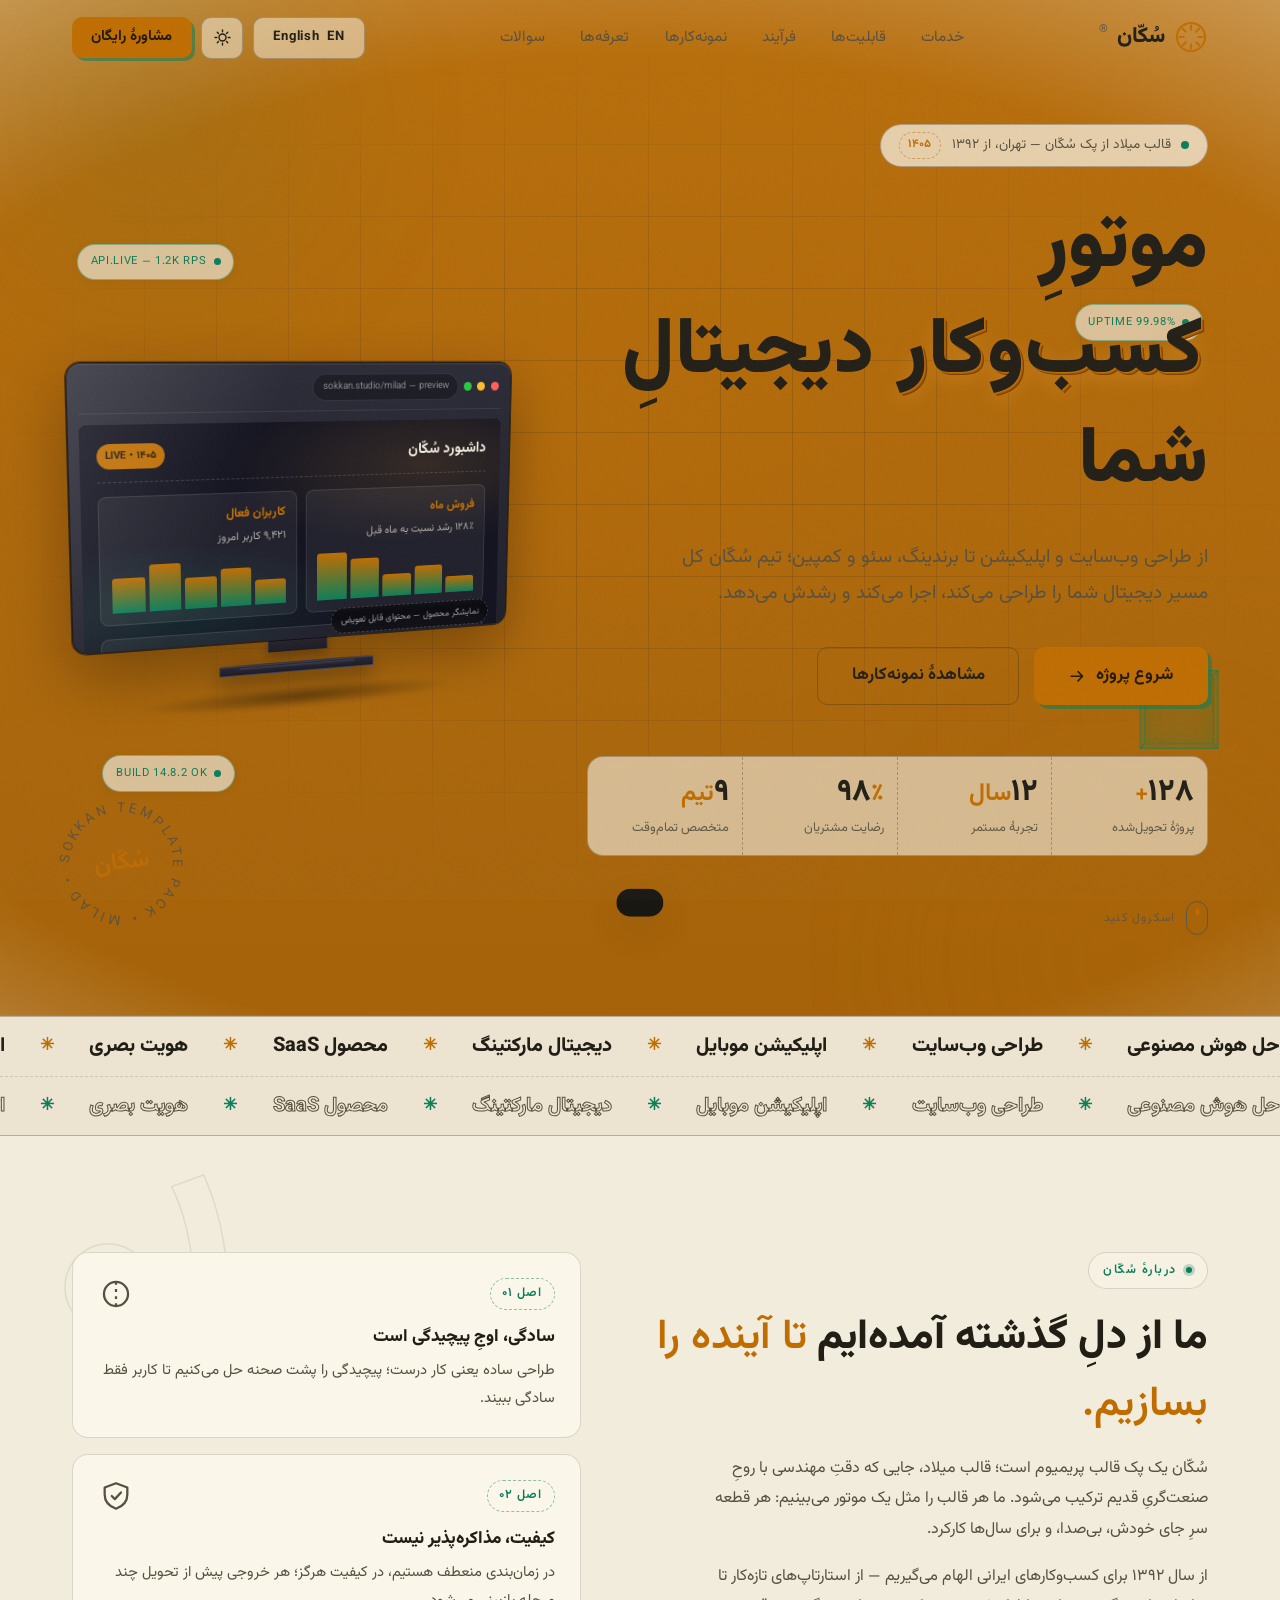
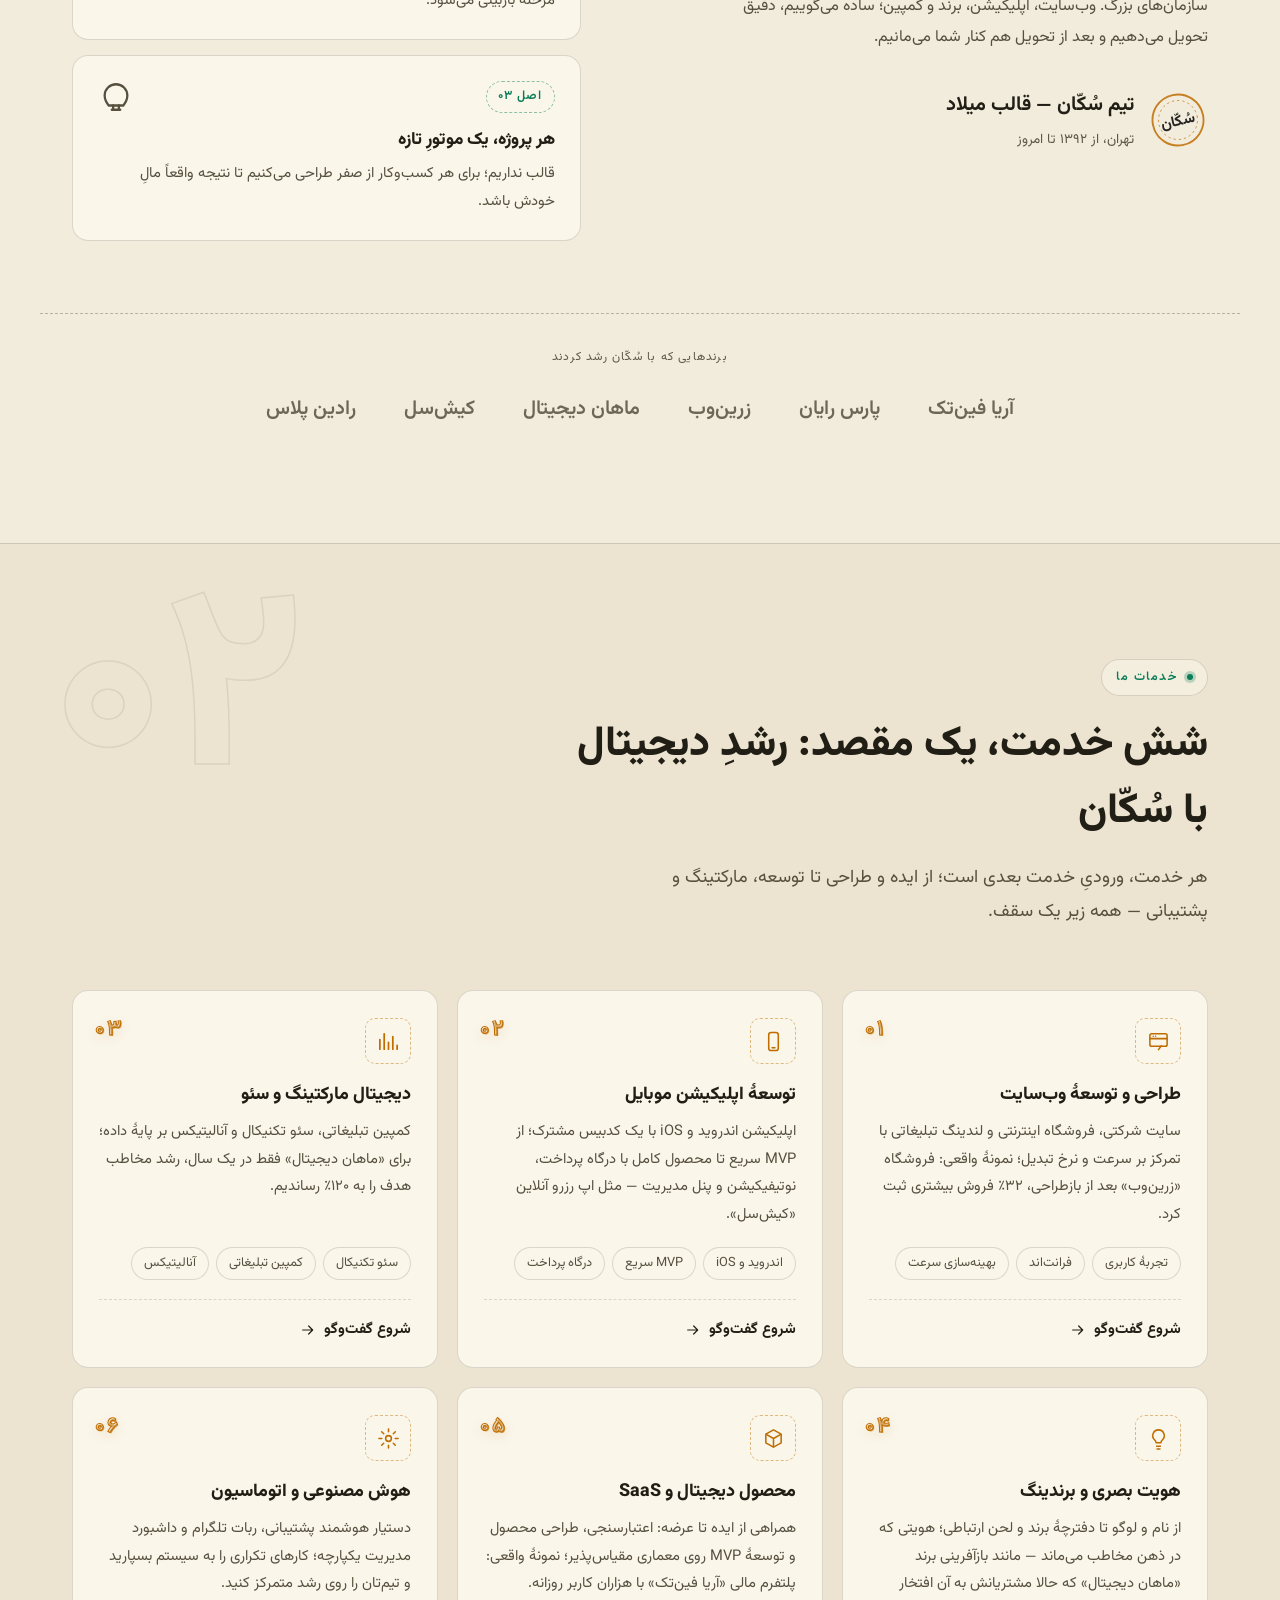
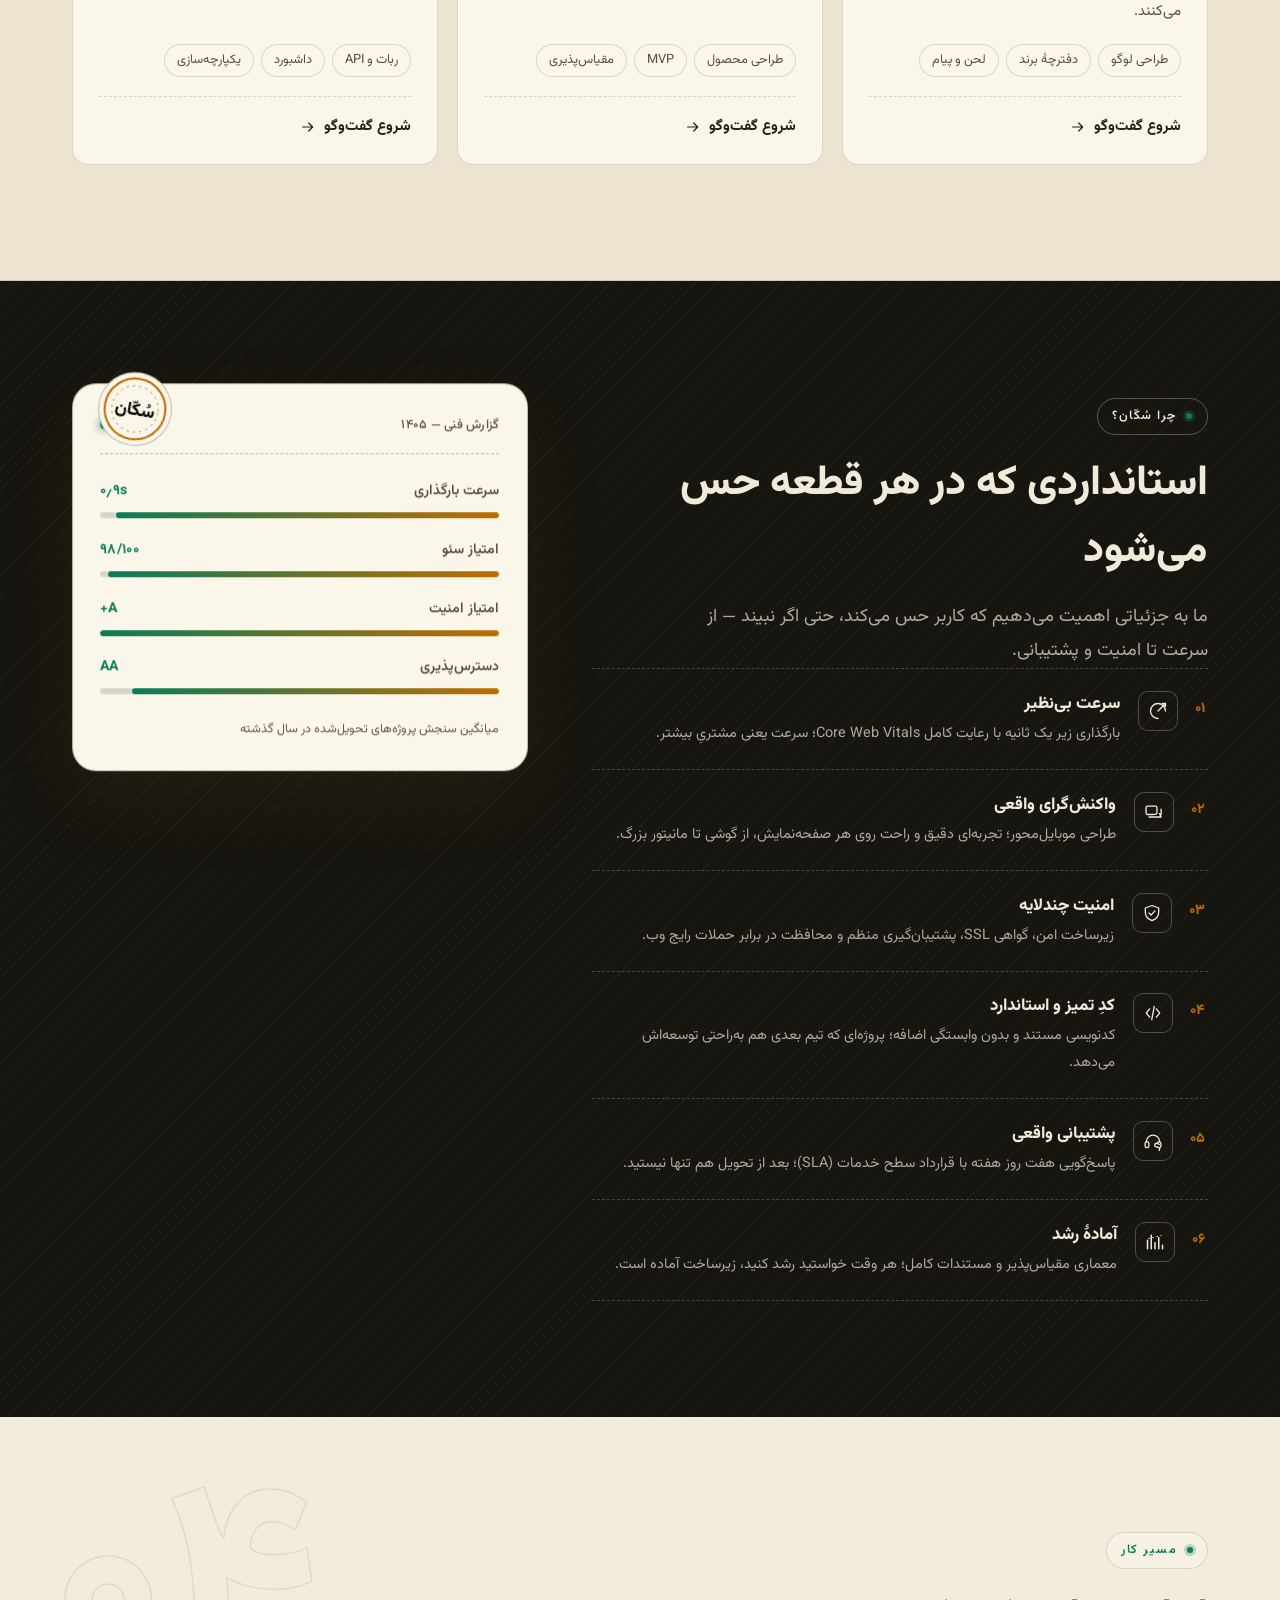
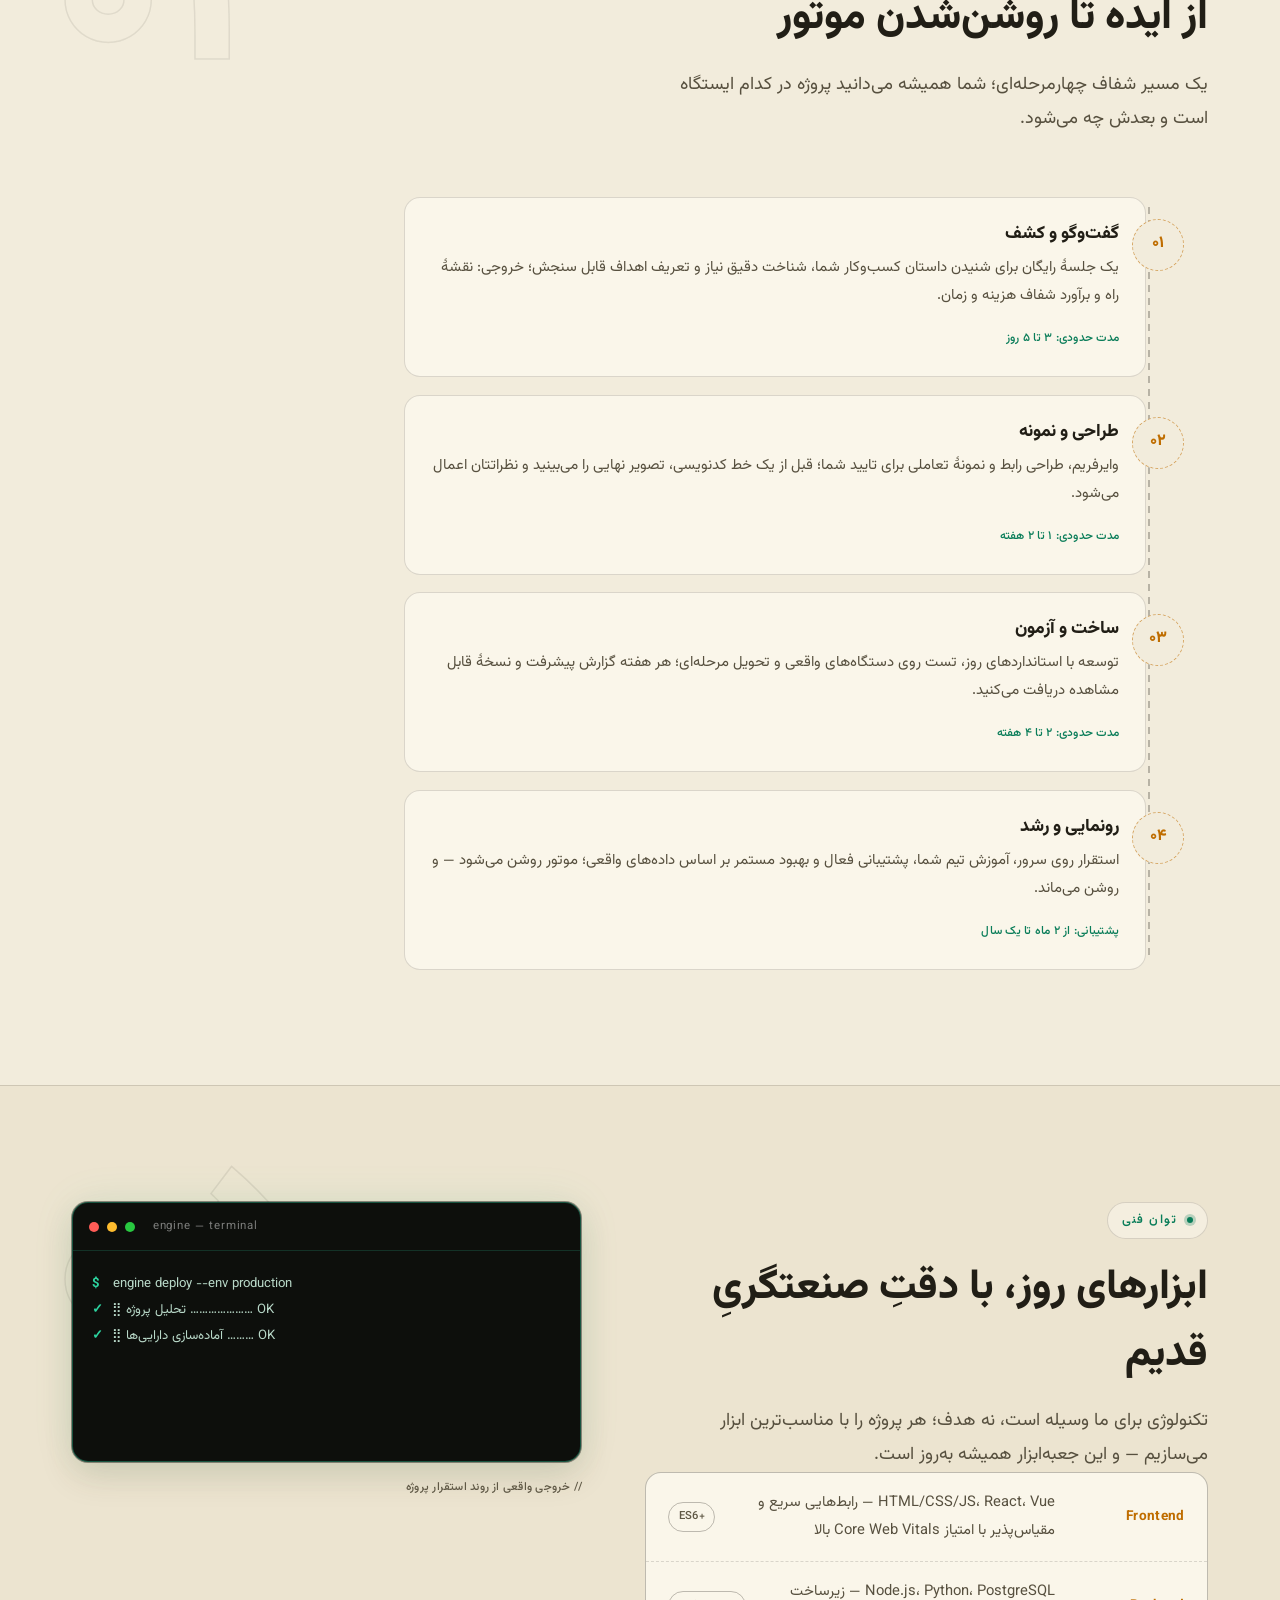
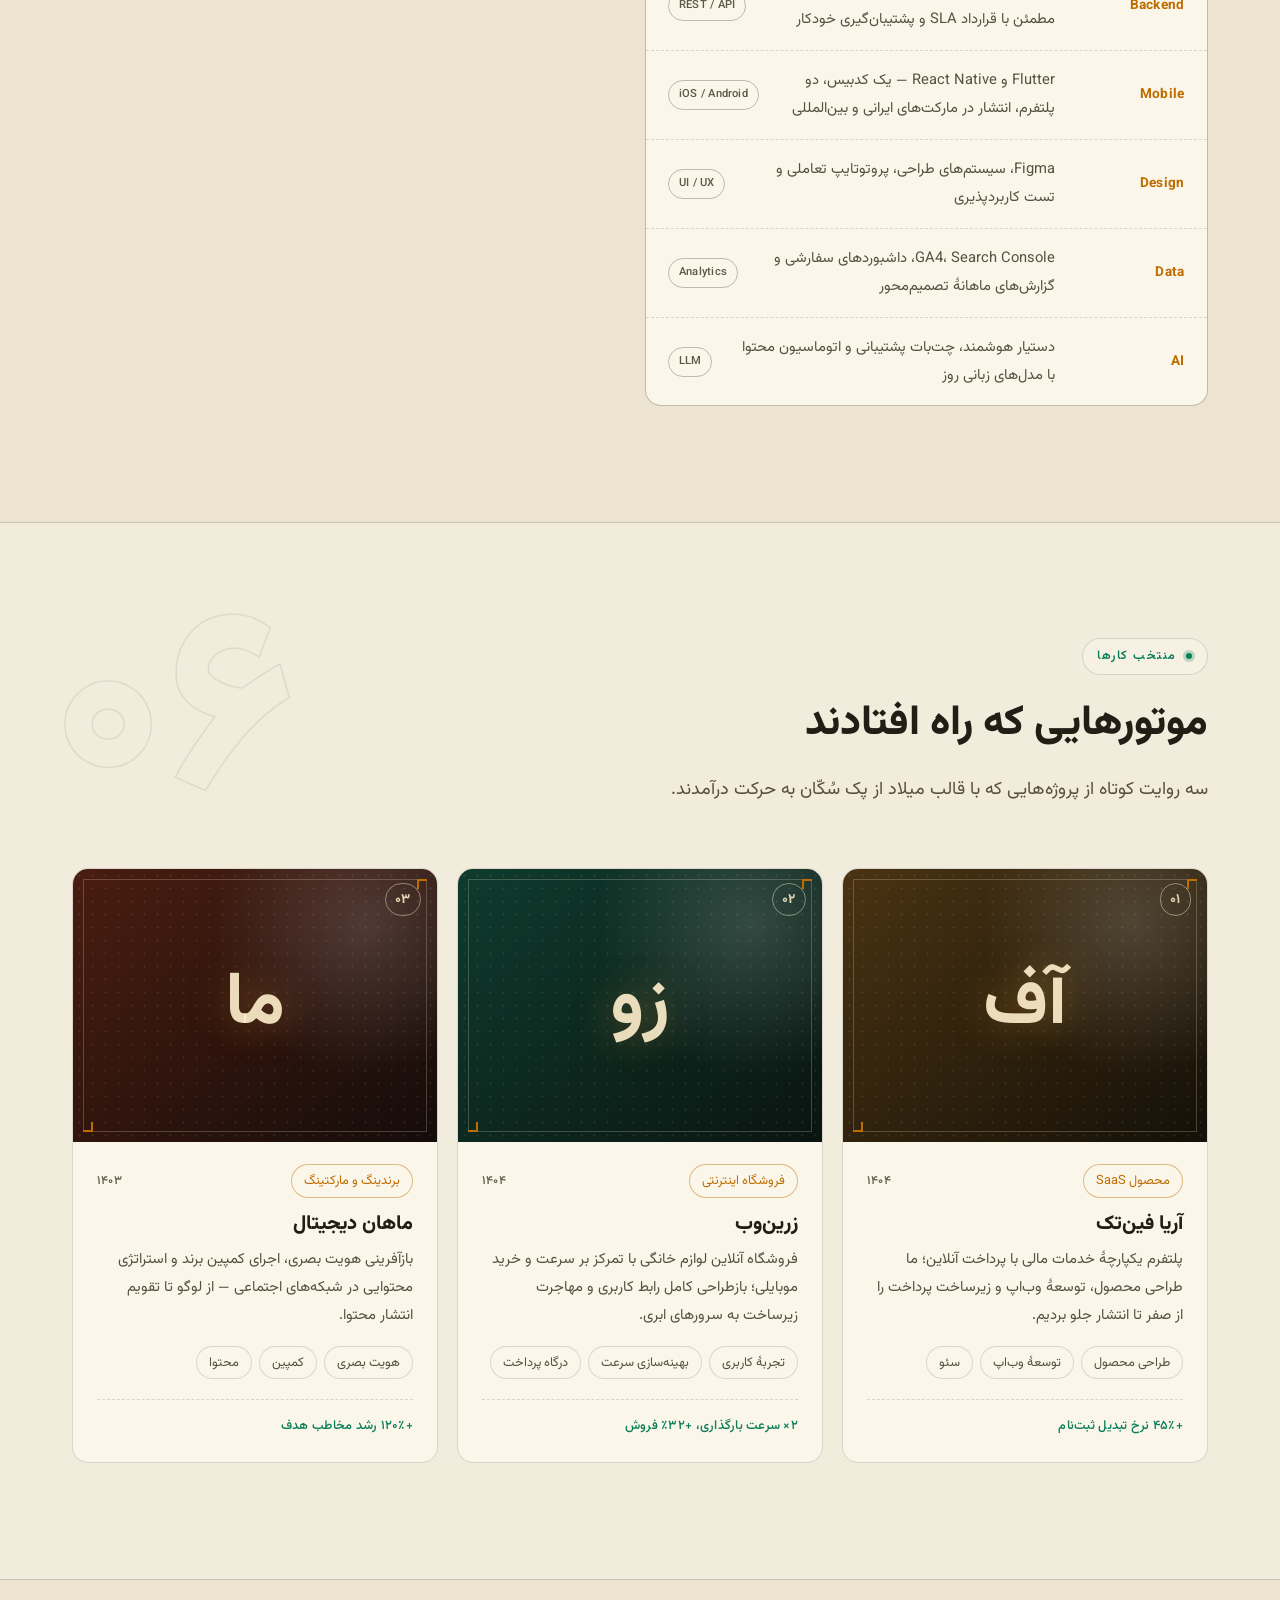
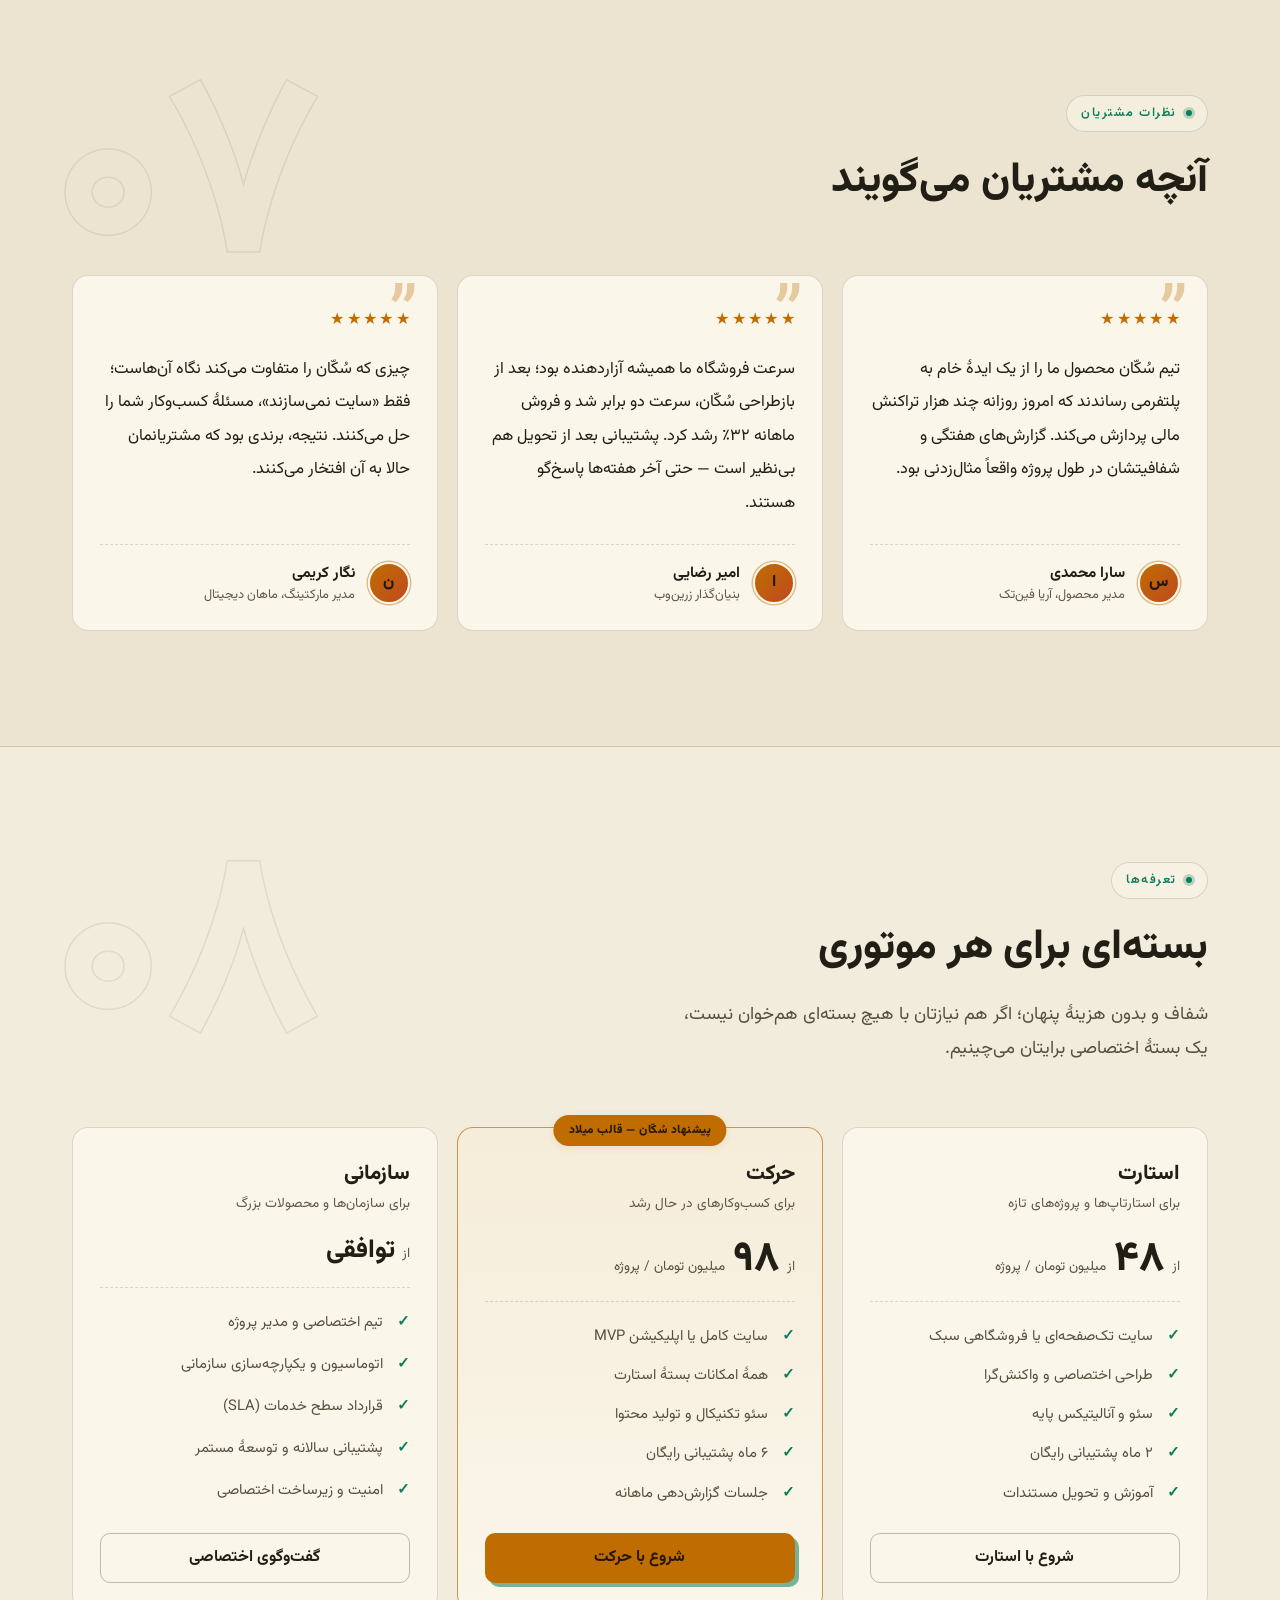
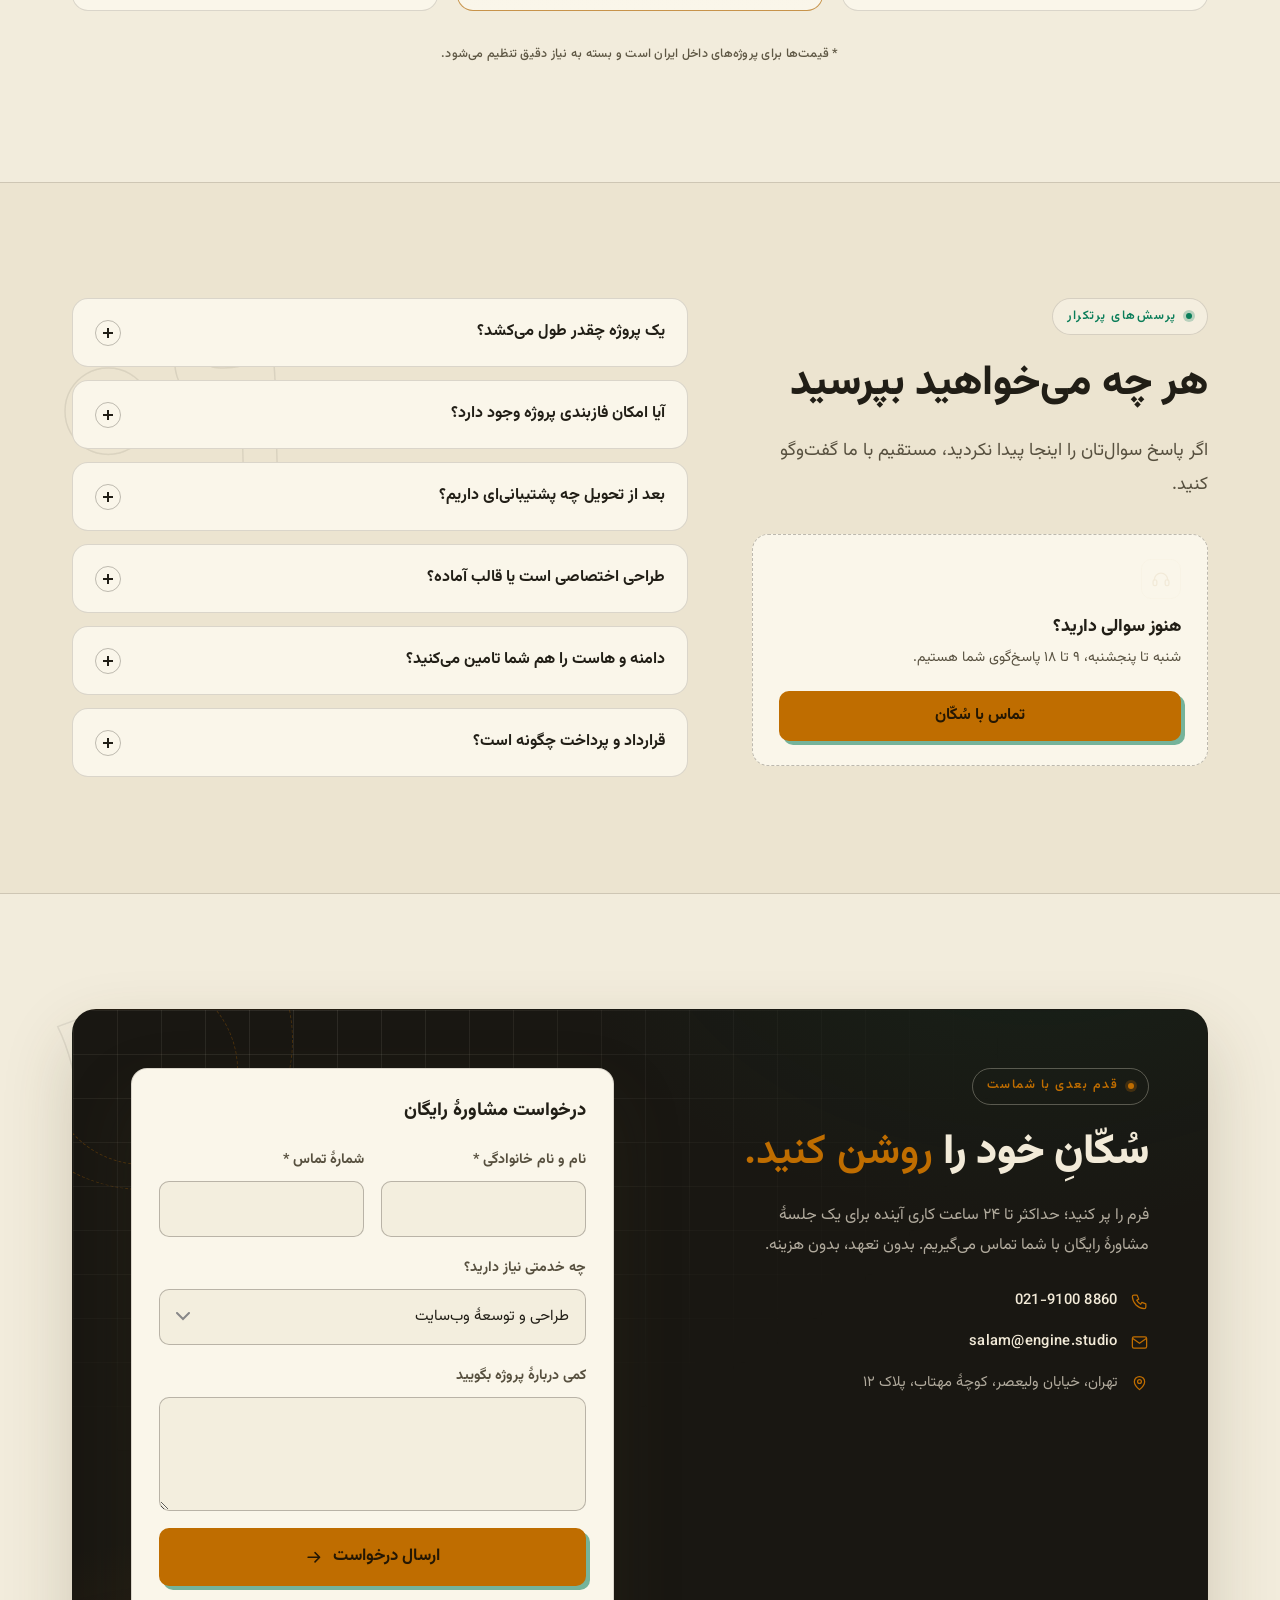
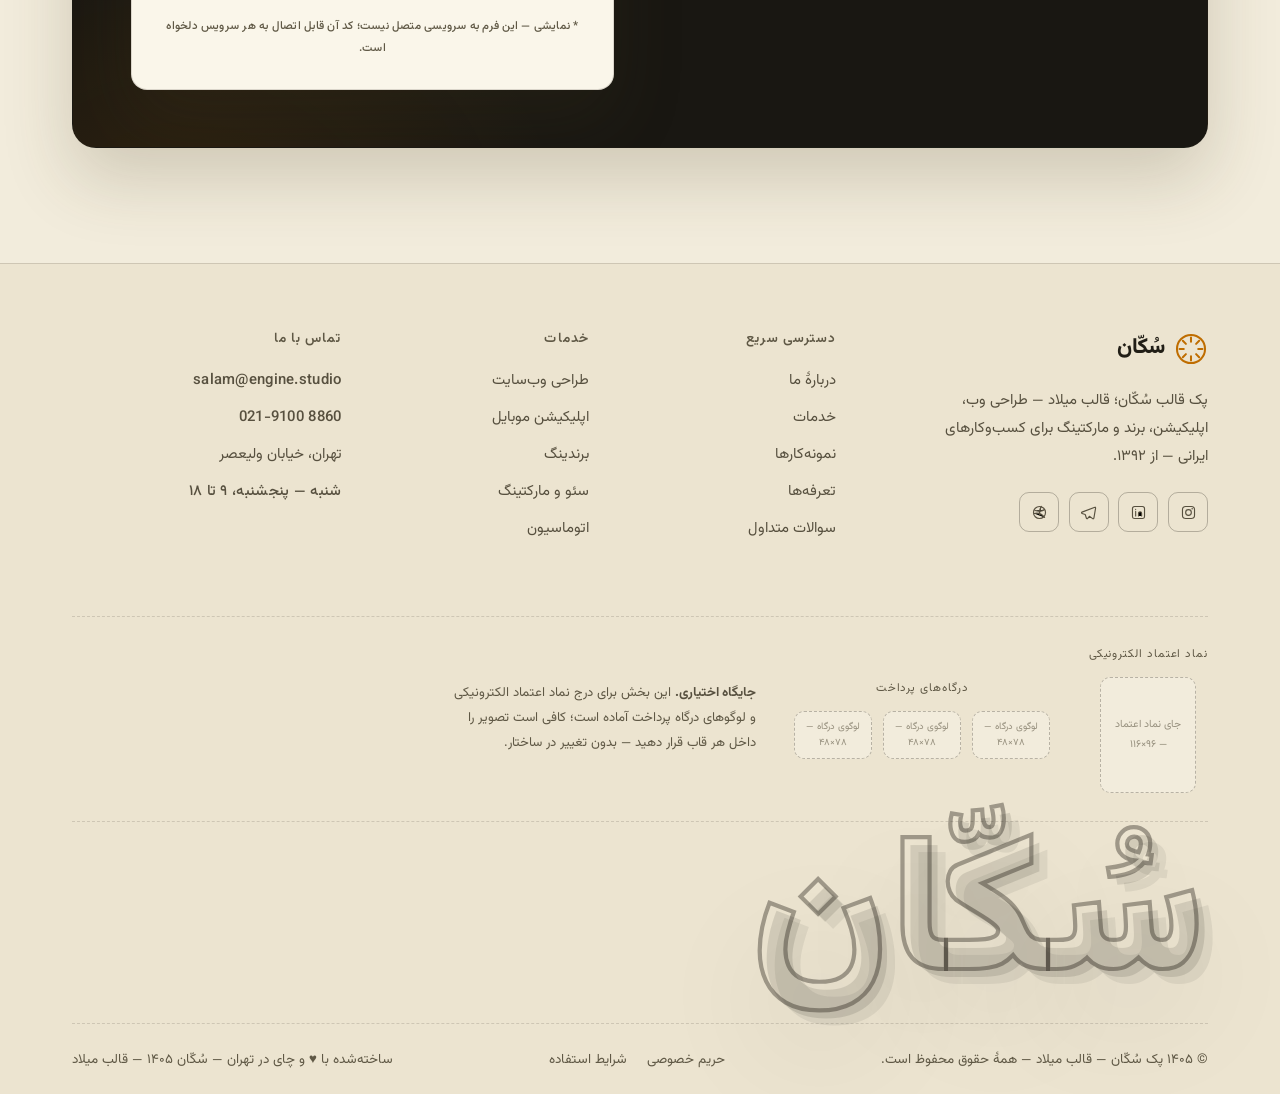
<file: milad/index.html>
<!DOCTYPE html>
<!--
  ─────────────────────────────────────────────────────────────
  SOKKAN | سُکّان — Milad Template (میلاد) v2.0
  Premium Persian RTL Commercial Template — Sokkan Pack #1 — Milad Template

  Pack: Sokkan (سُکّان) — Template: Milad (میلاد)
  Built with HTML5 + CSS3 + Vanilla JS (ES6+). No frameworks.
  RTL-first (Persian) with English LTR layer.
  Theme: Matrix × Vintage × Retro-Futuristic — now with 3D Product Showcase.

  HOW TO CUSTOMIZE
  • Colors / fonts / radius  →  assets/css/base.css  (design tokens)
  • Layout & components      →  assets/css/components.css + sections.css
  • All visible texts        →  index.html (data-i18n) + assets/js/main.js
  • Behavior / animations    →  assets/js/main.js
  • Trust & payment logos    →  .footer-trust slots (footer)
  ─────────────────────────────────────────────────────────────
-->
<html lang="fa" dir="rtl" data-theme="dark">
<head>
<meta charset="UTF-8">
<meta name="viewport" content="width=device-width, initial-scale=1.0, viewport-fit=cover">
<title>سُکّان | قالب میلاد — موتور کسب‌وکار دیجیتال شما — پک سُکّان</title>
<meta name="description" content="سُکّان، پک قالب فارسی پریمیوم؛ قالب میلاد، موتور رشد کسب‌وکار دیجیتال شما — طراحی وب‌سایت، اپلیکیشن، برندینگ و دیجیتال مارکتینگ.">
<meta name="theme-color" content="#0a0a0f">
<meta property="og:title" content="سُکّان | قالب میلاد — موتور کسب‌وکار دیجیتال شما">
<meta property="og:description" content="قالب لندینگ پریمیوم ایرانی — پک سُکّان، قالب میلاد: طراحی وب، اپلیکیشن، برندینگ و مارکتینگ دیجیتال.">
<meta property="og:type" content="website">
<script>document.documentElement.classList.add('js');</script>
<link rel="icon" href="data:image/svg+xml,%3Csvg xmlns='http://www.w3.org/2000/svg' viewBox='0 0 64 64'%3E%3Crect width='64' height='64' rx='14' fill='%230e0e12'/%3E%3Cg stroke='%23ffb443' stroke-width='5' stroke-linecap='round'%3E%3Cpath d='M32 10v8M32 46v8M10 32h8M46 32h8M16.5 16.5l5.6 5.6M41.9 41.9l5.6 5.6M47.5 16.5l-5.6 5.6M22.1 41.9l-5.6 5.6'/%3E%3C/g%3E%3Ccircle cx='32' cy='32' r='9' fill='none' stroke='%23ffb443' stroke-width='5'/%3E%3C/svg%3E">

<!-- Apply saved theme / language BEFORE first paint (no flash) -->
<script>
(function () {
  try {
    var t = localStorage.getItem('sokkan-theme') || localStorage.getItem('engine-theme');
    var dark = t ? t === 'dark' : !(window.matchMedia && window.matchMedia('(prefers-color-scheme: light)').matches);
    document.documentElement.setAttribute('data-theme', dark ? 'dark' : 'light');
    var l = localStorage.getItem('sokkan-lang') || localStorage.getItem('engine-lang');
    if (l === 'en') { document.documentElement.lang = 'en'; document.documentElement.dir = 'ltr'; }
  } catch (e) {}
})();
</script>

<link rel="stylesheet" href="assets/css/fonts.css">
<link rel="stylesheet" href="assets/css/base.css">
<link rel="stylesheet" href="assets/css/components.css">
<link rel="stylesheet" href="assets/css/sections.css">
<noscript><style>.loader{display:none!important}</style></noscript>

<script type="application/ld+json">
{
  "@context": "https://schema.org",
  "@type": "Organization",
  "name": "سُکّان | Sokkan — قالب میلاد",
  "description": "پک قالب سُکّان — قالب میلاد: استودیوی خدمات دیجیتال، طراحی وب‌سایت، اپلیکیشن، برندینگ و دیجیتال مارکتینگ",
  "foundingDate": "2013",
  "areaServed": "IR",
  "address": { "@type": "PostalAddress", "addressLocality": "Tehran", "addressCountry": "IR" }
}
</script>
</head>

<body id="top">

<!-- ============ PRELOADER ============ -->
<div class="loader" id="loader" aria-hidden="true">
  <div class="loader-inner">
    <span class="loader-mark">سُکّان</span>
    <span class="loader-bar"><i></i></span>
    <span class="loader-txt" data-i18n="loaderTxt">در حال روشن‌کردن سُکّان…</span>
  </div>
</div>

<!-- ============ HEADER ============ -->
<header class="site-header" id="siteHeader">
  <div class="container header-in">

    <a class="brand" href="#top" aria-label="سُکّان — بازگشت به بالای صفحه">
      <svg class="brand-logo" viewBox="0 0 40 40" aria-hidden="true">
        <circle cx="20" cy="20" r="16.5" fill="none" stroke="currentColor" stroke-width="2.4"/>
        <g stroke="currentColor" stroke-width="2.4" stroke-linecap="round">
          <path d="M20 6.5v5M20 28.5v5M6.5 20h5M28.5 20h5"/>
          <path d="M10.4 10.4l3.6 3.6M26 26l3.6 3.6M29.6 10.4L26 14M14 26l-3.6 3.6"/>
        </g>
      </svg>
      <span class="brand-name" data-i18n="brandName">سُکّان</span>
      <span class="brand-reg" aria-hidden="true">®</span>
    </a>

    <nav class="main-nav" id="mainNav" aria-label="منوی اصلی" data-i18n-aria="navLabel">
      <ul>
        <li><a href="#services"  data-i18n="navServices">خدمات</a></li>
        <li><a href="#features"  data-i18n="navFeatures">قابلیت‌ها</a></li>
        <li><a href="#process"   data-i18n="navProcess">فرآیند</a></li>
        <li><a href="#works"     data-i18n="navWorks">نمونه‌کارها</a></li>
        <li><a href="#pricing"   data-i18n="navPricing">تعرفه‌ها</a></li>
        <li><a href="#faq"       data-i18n="navFaq">سوالات</a></li>
      </ul>
      <div class="nav-foot">
        <a class="btn btn-primary btn-block" href="#cta" data-i18n="navCta">مشاورهٔ رایگان</a>
        <p class="nav-foot-note" data-i18n="navFootNote">پاسخ‌گویی شنبه تا پنجشنبه، ۹ تا ۱۸</p>
      </div>
    </nav>

    <div class="header-actions">
      <button class="icon-btn lang-toggle" id="langToggle" type="button" aria-label="Switch to English" data-i18n-aria="langToggleLabel">
        <span class="lang-short" data-i18n="langShort">EN</span>
        <span class="lang-full" data-i18n="langFull">English</span>
      </button>
      <button class="icon-btn theme-toggle" id="themeToggle" type="button" aria-label="تغییر حالت روشن/تاریک" data-i18n-aria="themeToggleLabel">
        <svg class="icon-sun" viewBox="0 0 24 24" aria-hidden="true"><circle cx="12" cy="12" r="4.4" fill="none" stroke="currentColor" stroke-width="1.8"/><g stroke="currentColor" stroke-width="1.8" stroke-linecap="round"><path d="M12 2.6v2.2M12 19.2v2.2M2.6 12h2.2M19.2 12h2.2M5.4 5.4l1.5 1.5M17.1 17.1l1.5 1.5M18.6 5.4l-1.5 1.5M6.9 17.1l-1.5 1.5"/></g></svg>
        <svg class="icon-moon" viewBox="0 0 24 24" aria-hidden="true"><path d="M20.4 14.2A8.4 8.4 0 0 1 9.8 3.6a8.4 8.4 0 1 0 10.6 10.6Z" fill="none" stroke="currentColor" stroke-width="1.8" stroke-linejoin="round"/></svg>
      </button>
      <a class="btn btn-sm btn-primary header-cta" href="#cta" data-i18n="navCta">مشاورهٔ رایگان</a>
      <button class="nav-burger" id="navBurger" type="button" aria-expanded="false" aria-controls="mainNav" aria-label="بازکردن منو">
        <span></span><span></span><span></span>
      </button>
    </div>

  </div>
</header>

<main id="main">

<!-- ============ HERO ============ -->
<section class="hero" id="hero">
  <div class="hero-bg" aria-hidden="true">
    <canvas id="matrixCanvas"></canvas>
    <div class="hero-aurora hero-aurora-1"></div>
    <div class="hero-aurora hero-aurora-2"></div>
    <div class="hero-glow"></div>
    <div class="hero-grid"></div>
  </div>

  <div class="hero-cube parallax" data-speed="-0.16" aria-hidden="true">
    <div class="cube-float">
    <div class="cube-scene">
      <span class="cube-face cube-f"></span>
      <span class="cube-face cube-b"></span>
      <span class="cube-face cube-l"></span>
      <span class="cube-face cube-r"></span>
      <span class="cube-face cube-t"></span>
      <span class="cube-face cube-o"></span>
    </div>
    </div>
  </div>

  <span class="hero-data hero-data-1" aria-hidden="true"><i></i><span dir="ltr">UPTIME 99.98%</span></span>
  <span class="hero-data hero-data-2" aria-hidden="true"><i></i><span dir="ltr">API.LIVE — 1.2K RPS</span></span>
  <span class="hero-data hero-data-3" aria-hidden="true"><i></i><span dir="ltr">BUILD 14.8.2 OK</span></span>

  <div class="hero-emblem" aria-hidden="true">
    <svg class="emblem-ring" viewBox="0 0 120 120">
      <defs><path id="emblemPath" d="M60,60 m-44,0 a44,44 0 1,1 88,0 a44,44 0 1,1 -88,0"/></defs>
      <text class="emblem-text" direction="ltr"><textPath href="#emblemPath" startOffset="0">SOKKAN TEMPLATE PACK • MILAD • EST. 2013 • TEHRAN • </textPath></text>
    </svg>
    <span class="emblem-core">سُکّان</span>
  </div>

  <div class="container hero-in">
    <div class="hero-content">
      <div class="hero-badge reveal">
        <span class="pulse-dot" aria-hidden="true"></span>
        <span data-i18n="heroBadge">قالب میلاد از پک سُکّان — تهران، از ۱۳۹۲</span>
        <span class="badge-year" data-i18n="heroYear">۱۴۰۵</span>
      </div>

      <h1 class="hero-title">
        <span class="line reveal" data-i18n="heroL1">موتورِ</span>
        <span class="line reveal d2">
          <span class="outline" data-i18n="heroL2">کسب‌وکار</span>
          <span class="hero-title-rest" data-i18n="heroL2b">دیجیتالِ شما</span>
        </span>
      </h1>

      <p class="hero-sub reveal d3" data-i18n="heroSub">
        از طراحی وب‌سایت و اپلیکیشن تا برندینگ، سئو و کمپین؛
        تیم سُکّان کل مسیر دیجیتال شما را طراحی می‌کند، اجرا می‌کند و رشدش می‌دهد.
      </p>

      <div class="hero-cta reveal d4">
        <a class="btn btn-primary btn-lg" href="#cta">
          <span data-i18n="heroCta1">شروع پروژه</span>
          <svg class="btn-arrow" viewBox="0 0 24 24" aria-hidden="true"><path d="M4 12h15M13 6l6 6-6 6" fill="none" stroke="currentColor" stroke-width="2" stroke-linecap="round" stroke-linejoin="round"/></svg>
        </a>
        <a class="btn btn-ghost btn-lg" href="#works" data-i18n="heroCta2">مشاهدهٔ نمونه‌کارها</a>
      </div>

      <dl class="hero-stats reveal d5">
        <div class="stat">
          <dt><span class="count" data-count="128" data-i18n-aria="stat1">۱۲۸</span><span class="stat-suffix">+</span></dt>
          <dd data-i18n="statLabel1">پروژهٔ تحویل‌شده</dd>
        </div>
        <div class="stat">
          <dt><span class="count" data-count="12" data-i18n-aria="stat2">۱۲</span><span class="stat-suffix" data-i18n="statSuffix2"> سال</span></dt>
          <dd data-i18n="statLabel2">تجربهٔ مستمر</dd>
        </div>
        <div class="stat">
          <dt><span class="count" data-count="98" data-i18n-aria="stat3">۹۸</span><span class="stat-suffix">٪</span></dt>
          <dd data-i18n="statLabel3">رضایت مشتریان</dd>
        </div>
        <div class="stat">
          <dt><span class="count" data-count="9" data-i18n-aria="stat4">۹</span><span class="stat-suffix" data-i18n="statSuffix4"> تیم</span></dt>
          <dd data-i18n="statLabel4">متخصص تمام‌وقت</dd>
        </div>
      </dl>

      <div class="hero-scroll reveal d5">
        <a href="#intro" aria-label="اسکرول به بخش دربارهٔ ما">
          <span class="mouse" aria-hidden="true"><i class="wheel"></i></span>
          <span data-i18n="heroScroll">اسکرول کنید</span>
        </a>
      </div>
    </div>

    <div class="hero-visual reveal d3">
      <!-- 
        SOKKAN 3D PRODUCT SHOWCASE — Milad Template
        Reusable CSS 3D monitor component.
        HOW TO CUSTOMIZE (for buyers):
        1. Replace .monitor-screen-content inner HTML:
           - <img src="your-screenshot.jpg"> for website preview
           - <video> for demo, or custom HTML dashboard
        2. Adjust CSS variables on .product-showcase:
           --rx, --ry, --showcase-scale, --float-y, --float-duration
        3. Animation speed: --float-duration (e.g. 4s fast, 8s slow)
        4. Position: move .hero-visual or change --rx/--ry
      -->
      <div class="product-showcase" id="productShowcase" style="--rx:-8deg; --ry:18deg; --showcase-scale:1; --float-duration:6.5s;">
        <div class="product-showcase-inner">
          <div class="monitor">
            <div class="monitor-frame">
              <div class="monitor-topbar">
                <span class="monitor-dot"></span><span class="monitor-dot"></span><span class="monitor-dot"></span>
                <span class="monitor-url">sokkan.studio/milad — preview</span>
              </div>
              <div class="monitor-screen">
                <div class="monitor-screen-content">
                  <!-- Replaceable content START — buyer: put your image/dashboard here -->
                  <div class="demo-ui">
                    <div class="demo-ui-header">
                      <span class="demo-ui-title">داشبورد سُکّان</span>
                      <span class="demo-ui-badge">LIVE • ۱۴۰۵</span>
                    </div>
                    <div class="demo-ui-grid">
                      <div class="demo-ui-card">
                        <h4>فروش ماه</h4>
                        <p>۱۲۸٪ رشد نسبت به ماه قبل</p>
                        <div class="demo-ui-chart">
                          <span class="demo-ui-bar" style="height:32%"></span>
                          <span class="demo-ui-bar" style="height:58%"></span>
                          <span class="demo-ui-bar" style="height:44%"></span>
                          <span class="demo-ui-bar" style="height:78%"></span>
                          <span class="demo-ui-bar" style="height:92%"></span>
                        </div>
                      </div>
                      <div class="demo-ui-card">
                        <h4>کاربران فعال</h4>
                        <p>۹٬۴۲۱ کاربر امروز</p>
                        <div class="demo-ui-chart">
                          <span class="demo-ui-bar" style="height:48%"></span>
                          <span class="demo-ui-bar" style="height:72%"></span>
                          <span class="demo-ui-bar" style="height:60%"></span>
                          <span class="demo-ui-bar" style="height:88%"></span>
                          <span class="demo-ui-bar" style="height:64%"></span>
                        </div>
                      </div>
                    </div>
                    <div class="demo-ui-card" style="grid-column:1/-1">
                      <h4>آخرین سفارش‌ها</h4>
                      <p>۳ سفارش جدید — پرداخت موفق — ارسال امروز</p>
                    </div>
                  </div>
                  <!-- Replaceable content END -->
                  <span class="showcase-hint">نمایشگر محصول — محتوای قابل تعویض</span>
                </div>
              </div>
            </div>
            <div class="monitor-stand">
              <div class="monitor-neck"></div>
              <div class="monitor-base"></div>
            </div>
            <div class="monitor-shadow"></div>
          </div>
        </div>
      </div>
    </div>
  </div>
</section>

<!-- ============ TICKER ============ -->

<div class="ticker" aria-hidden="true">
  <div class="ticker-row ticker-row-a">
    <div class="ticker-track" id="tickerA"></div>
  </div>
  <div class="ticker-row ticker-row-b">
    <div class="ticker-track ticker-track-rev" id="tickerB"></div>
  </div>
</div>

<!-- ============ INTRO / ABOUT ============ -->
<section class="section intro" id="intro">
  <span class="sec-ghost parallax" data-speed="0.08" aria-hidden="true">۰۱</span>
  <div class="container intro-grid">

    <div class="intro-copy">
      <span class="eyebrow reveal" data-i18n="introEyebrow">دربارهٔ سُکّان</span>
      <h2 class="sec-title reveal">
        <span data-i18n="introTitle1">ما از دلِ گذشته آمده‌ایم</span>
        <span class="serif-accent" data-i18n="introTitle2">تا آینده را بسازیم.</span>
      </h2>
      <p class="reveal" data-i18n="introP1">
        سُکّان یک پک قالب پریمیوم است؛ قالب میلاد، جایی که دقتِ مهندسی با روحِ صنعت‌گریِ قدیم ترکیب می‌شود.
        ما هر قالب را مثل یک موتور می‌بینیم: هر قطعه سرِ جای خودش، بی‌صدا، و برای سال‌ها کارکرد.
      </p>
      <p class="reveal" data-i18n="introP2">
        از سال ۱۳۹۲ برای کسب‌وکارهای ایرانی الهام می‌گیریم — از استارتاپ‌های تازه‌کار تا سازمان‌های بزرگ.
        وب‌سایت، اپلیکیشن، برند و کمپین؛ ساده می‌گوییم، دقیق تحویل می‌دهیم و بعد از تحویل هم کنار شما می‌مانیم.
      </p>
      <div class="intro-sign reveal">
        <span class="sign-name" data-i18n="signName">تیم سُکّان — قالب میلاد</span>
        <span class="sign-role" data-i18n="signRole">تهران، از ۱۳۹۲ تا امروز</span>
        <svg class="sign-stamp" viewBox="0 0 80 80" aria-hidden="true">
          <circle cx="40" cy="40" r="34" fill="none" stroke="currentColor" stroke-width="2.5"/>
          <circle cx="40" cy="40" r="26" fill="none" stroke="currentColor" stroke-width="1" stroke-dasharray="3 4"/>
          <text x="40" y="47" text-anchor="middle" font-size="20">سُکّان</text>
        </svg>
      </div>
    </div>

    <div class="intro-cards">
      <article class="file-card reveal">
        <header class="file-head">
          <span class="file-no" data-i18n="fileNo1">اصل ۰۱</span>
          <span class="file-ico" aria-hidden="true">
            <svg viewBox="0 0 24 24"><circle cx="12" cy="12" r="8.5" fill="none" stroke="currentColor" stroke-width="1.6"/><path d="M12 3.5v17" stroke="currentColor" stroke-width="1.6" stroke-dasharray="2 3"/></svg>
          </span>
        </header>
        <h3 class="file-title" data-i18n="fileTitle1">سادگی، اوجِ پیچیدگی است</h3>
        <p class="file-desc" data-i18n="fileDesc1">طراحی ساده یعنی کار درست؛ پیچیدگی را پشت صحنه حل می‌کنیم تا کاربر فقط سادگی ببیند.</p>
      </article>
      <article class="file-card reveal d2">
        <header class="file-head">
          <span class="file-no" data-i18n="fileNo2">اصل ۰۲</span>
          <span class="file-ico" aria-hidden="true">
            <svg viewBox="0 0 24 24"><path d="M12 3l8 3v5c0 5-3.4 8.4-8 10-4.6-1.6-8-5-8-10V6l8-3z" fill="none" stroke="currentColor" stroke-width="1.6" stroke-linejoin="round"/><path d="M9 12l2.2 2.2L15.5 9.5" fill="none" stroke="currentColor" stroke-width="1.6" stroke-linecap="round" stroke-linejoin="round"/></svg>
          </span>
        </header>
        <h3 class="file-title" data-i18n="fileTitle2">کیفیت، مذاکره‌پذیر نیست</h3>
        <p class="file-desc" data-i18n="fileDesc2">در زمان‌بندی منعطف هستیم، در کیفیت هرگز؛ هر خروجی پیش از تحویل چند مرحله بازبینی می‌شود.</p>
      </article>
      <article class="file-card reveal d3">
        <header class="file-head">
          <span class="file-no" data-i18n="fileNo3">اصل ۰۳</span>
          <span class="file-ico" aria-hidden="true">
            <svg viewBox="0 0 24 24"><path d="M12 3a8 8 0 0 1 8 8c0 2.5-1.2 5-2.8 7H6.8C5.2 16 4 13.5 4 11a8 8 0 0 1 8-8z" fill="none" stroke="currentColor" stroke-width="1.6" stroke-linejoin="round"/><path d="M9 21h6M10 18v3M14 18v3" stroke="currentColor" stroke-width="1.6" stroke-linecap="round"/></svg>
          </span>
        </header>
        <h3 class="file-title" data-i18n="fileTitle3">هر پروژه، یک موتورِ تازه</h3>
        <p class="file-desc" data-i18n="fileDesc3">قالب نداریم؛ برای هر کسب‌وکار از صفر طراحی می‌کنیم تا نتیجه واقعاً مالِ خودش باشد.</p>
      </article>
    </div>

  </div>

  <div class="container trust-strip reveal">
    <p class="trust-label" data-i18n="trustLabel">برندهایی که با سُکّان رشد کردند</p>
    <ul class="trust-list" aria-hidden="true">
      <li>آریا فین‌تک</li>
      <li>پارس رایان</li>
      <li>زرین‌وب</li>
      <li>ماهان دیجیتال</li>
      <li>کیش‌سل</li>
      <li>رادین پلاس</li>
    </ul>
  </div>
</section>

<!-- ============ SERVICES ============ -->
<section class="section services" id="services">
  <span class="sec-ghost parallax" data-speed="0.08" aria-hidden="true">۰۲</span>
  <div class="container">
    <div class="sec-head">
      <span class="eyebrow reveal" data-i18n="servicesEyebrow">خدمات ما</span>
      <h2 class="sec-title reveal" data-i18n="servicesTitle">شش خدمت، یک مقصد: رشدِ دیجیتال با سُکّان</h2>
      <p class="sec-sub reveal" data-i18n="servicesSub">هر خدمت، ورودیِ خدمت بعدی است؛ از ایده و طراحی تا توسعه، مارکتینگ و پشتیبانی — همه زیر یک سقف.</p>
    </div>

    <div class="services-grid">
      <article class="service-card reveal">
        <span class="card-index">۰۱</span>
        <span class="card-ico" aria-hidden="true">
          <svg viewBox="0 0 24 24"><rect x="3" y="4" width="18" height="13" rx="2" fill="none" stroke="currentColor" stroke-width="1.6"/><path d="M3 9h18M6.5 6.5h.01M9 6.5h.01M12 20.5l3-4" stroke="currentColor" stroke-width="1.6" stroke-linecap="round"/></svg>
        </span>
        <h3 class="card-title" data-i18n="sv1Title">طراحی و توسعهٔ وب‌سایت</h3>
        <p class="card-desc" data-i18n="sv1Desc">سایت شرکتی، فروشگاه اینترنتی و لندینگ تبلیغاتی با تمرکز بر سرعت و نرخ تبدیل؛ نمونهٔ واقعی: فروشگاه «زرین‌وب» بعد از بازطراحی، ۳۲٪ فروش بیشتری ثبت کرد.</p>
        <ul class="chip-row" aria-label="تگ‌ها">
          <li class="chip" data-i18n="sv1Tag1">تجربهٔ کاربری</li>
          <li class="chip" data-i18n="sv1Tag2">فرانت‌اند</li>
          <li class="chip" data-i18n="sv1Tag3">بهینه‌سازی سرعت</li>
        </ul>
        <a class="card-link" href="#cta"><span data-i18n="cardLink">شروع گفت‌وگو</span><svg viewBox="0 0 24 24" aria-hidden="true"><path d="M4 12h15M13 6l6 6-6 6" fill="none" stroke="currentColor" stroke-width="1.8" stroke-linecap="round" stroke-linejoin="round"/></svg></a>
      </article>

      <article class="service-card reveal d2">
        <span class="card-index">۰۲</span>
        <span class="card-ico" aria-hidden="true">
          <svg viewBox="0 0 24 24"><rect x="7" y="2.5" width="10" height="19" rx="2.5" fill="none" stroke="currentColor" stroke-width="1.6"/><path d="M10.5 18.5h3" stroke="currentColor" stroke-width="1.6" stroke-linecap="round"/></svg>
        </span>
        <h3 class="card-title" data-i18n="sv2Title">توسعهٔ اپلیکیشن موبایل</h3>
        <p class="card-desc" data-i18n="sv2Desc">اپلیکیشن اندروید و iOS با یک کدبیس مشترک؛ از MVP سریع تا محصول کامل با درگاه پرداخت، نوتیفیکیشن و پنل مدیریت — مثل اپ رزرو آنلاین «کیش‌سل».</p>
        <ul class="chip-row">
          <li class="chip" data-i18n="sv2Tag1">اندروید و iOS</li>
          <li class="chip" data-i18n="sv2Tag2">MVP سریع</li>
          <li class="chip" data-i18n="sv2Tag3">درگاه پرداخت</li>
        </ul>
        <a class="card-link" href="#cta"><span data-i18n="cardLink">شروع گفت‌وگو</span><svg viewBox="0 0 24 24" aria-hidden="true"><path d="M4 12h15M13 6l6 6-6 6" fill="none" stroke="currentColor" stroke-width="1.8" stroke-linecap="round" stroke-linejoin="round"/></svg></a>
      </article>

      <article class="service-card reveal d3">
        <span class="card-index">۰۳</span>
        <span class="card-ico" aria-hidden="true">
          <svg viewBox="0 0 24 24"><path d="M3 20V10m4.5 10V4m4.5 16v-7m4.5 7V7m4.5 13v-4" stroke="currentColor" stroke-width="1.8" stroke-linecap="round"/></svg>
        </span>
        <h3 class="card-title" data-i18n="sv3Title">دیجیتال مارکتینگ و سئو</h3>
        <p class="card-desc" data-i18n="sv3Desc">کمپین تبلیغاتی، سئو تکنیکال و آنالیتیکس بر پایهٔ داده؛ برای «ماهان دیجیتال» فقط در یک سال، رشد مخاطب هدف را به ۱۲۰٪ رساندیم.</p>
        <ul class="chip-row">
          <li class="chip" data-i18n="sv3Tag1">سئو تکنیکال</li>
          <li class="chip" data-i18n="sv3Tag2">کمپین تبلیغاتی</li>
          <li class="chip" data-i18n="sv3Tag3">آنالیتیکس</li>
        </ul>
        <a class="card-link" href="#cta"><span data-i18n="cardLink">شروع گفت‌وگو</span><svg viewBox="0 0 24 24" aria-hidden="true"><path d="M4 12h15M13 6l6 6-6 6" fill="none" stroke="currentColor" stroke-width="1.8" stroke-linecap="round" stroke-linejoin="round"/></svg></a>
      </article>

      <article class="service-card reveal">
        <span class="card-index">۰۴</span>
        <span class="card-ico" aria-hidden="true">
          <svg viewBox="0 0 24 24"><path d="M12 3a6 6 0 0 0-4.2 10.3c1 1 1.7 2 1.7 3.2h5c0-1.2.7-2.2 1.7-3.2A6 6 0 0 0 12 3z" fill="none" stroke="currentColor" stroke-width="1.6" stroke-linejoin="round"/><path d="M10 20h4M10.5 23h3" stroke="currentColor" stroke-width="1.6" stroke-linecap="round"/></svg>
        </span>
        <h3 class="card-title" data-i18n="sv4Title">هویت بصری و برندینگ</h3>
        <p class="card-desc" data-i18n="sv4Desc">از نام و لوگو تا دفترچهٔ برند و لحن ارتباطی؛ هویتی که در ذهن مخاطب می‌ماند — مانند بازآفرینی برند «ماهان دیجیتال» که حالا مشتریانش به آن افتخار می‌کنند.</p>
        <ul class="chip-row">
          <li class="chip" data-i18n="sv4Tag1">طراحی لوگو</li>
          <li class="chip" data-i18n="sv4Tag2">دفترچهٔ برند</li>
          <li class="chip" data-i18n="sv4Tag3">لحن و پیام</li>
        </ul>
        <a class="card-link" href="#cta"><span data-i18n="cardLink">شروع گفت‌وگو</span><svg viewBox="0 0 24 24" aria-hidden="true"><path d="M4 12h15M13 6l6 6-6 6" fill="none" stroke="currentColor" stroke-width="1.8" stroke-linecap="round" stroke-linejoin="round"/></svg></a>
      </article>

      <article class="service-card reveal d2">
        <span class="card-index">۰۵</span>
        <span class="card-ico" aria-hidden="true">
          <svg viewBox="0 0 24 24"><path d="M12 3l8 4.5v9L12 21l-8-4.5v-9L12 3z" fill="none" stroke="currentColor" stroke-width="1.6" stroke-linejoin="round"/><path d="M12 12l8-4.5M12 12v9M12 12L4 7.5" stroke="currentColor" stroke-width="1.6" stroke-linejoin="round"/></svg>
        </span>
        <h3 class="card-title" data-i18n="sv5Title">محصول دیجیتال و SaaS</h3>
        <p class="card-desc" data-i18n="sv5Desc">همراهی از ایده تا عرضه: اعتبارسنجی، طراحی محصول و توسعهٔ MVP روی معماری مقیاس‌پذیر؛ نمونهٔ واقعی: پلتفرم مالی «آریا فین‌تک» با هزاران کاربر روزانه.</p>
        <ul class="chip-row">
          <li class="chip" data-i18n="sv5Tag1">طراحی محصول</li>
          <li class="chip" data-i18n="sv5Tag2">MVP</li>
          <li class="chip" data-i18n="sv5Tag3">مقیاس‌پذیری</li>
        </ul>
        <a class="card-link" href="#cta"><span data-i18n="cardLink">شروع گفت‌وگو</span><svg viewBox="0 0 24 24" aria-hidden="true"><path d="M4 12h15M13 6l6 6-6 6" fill="none" stroke="currentColor" stroke-width="1.8" stroke-linecap="round" stroke-linejoin="round"/></svg></a>
      </article>

      <article class="service-card reveal d3">
        <span class="card-index">۰۶</span>
        <span class="card-ico" aria-hidden="true">
          <svg viewBox="0 0 24 24"><circle cx="12" cy="12" r="3" fill="none" stroke="currentColor" stroke-width="1.6"/><path d="M12 2v3M12 19v3M2 12h3M19 12h3M4.9 4.9l2.1 2.1M17 17l2.1 2.1M19.1 4.9L17 7M7 17l-2.1 2.1" stroke="currentColor" stroke-width="1.6" stroke-linecap="round"/></svg>
        </span>
        <h3 class="card-title" data-i18n="sv6Title">هوش مصنوعی و اتوماسیون</h3>
        <p class="card-desc" data-i18n="sv6Desc">دستیار هوشمند پشتیبانی، ربات تلگرام و داشبورد مدیریت یکپارچه؛ کارهای تکراری را به سیستم بسپارید و تیم‌تان را روی رشد متمرکز کنید.</p>
        <ul class="chip-row">
          <li class="chip" data-i18n="sv6Tag1">ربات و API</li>
          <li class="chip" data-i18n="sv6Tag2">داشبورد</li>
          <li class="chip" data-i18n="sv6Tag3">یکپارچه‌سازی</li>
        </ul>
        <a class="card-link" href="#cta"><span data-i18n="cardLink">شروع گفت‌وگو</span><svg viewBox="0 0 24 24" aria-hidden="true"><path d="M4 12h15M13 6l6 6-6 6" fill="none" stroke="currentColor" stroke-width="1.8" stroke-linecap="round" stroke-linejoin="round"/></svg></a>
      </article>
    </div>
  </div>
</section>

<!-- ============ FEATURES (inverted band) ============ -->
<section class="section features" id="features">
  <span class="sec-ghost parallax" data-speed="0.08" aria-hidden="true">۰۳</span>
  <div class="container features-grid">

    <div class="features-copy">
      <span class="eyebrow reveal" data-i18n="featuresEyebrow">چرا سُکّان؟</span>
      <h2 class="sec-title reveal" data-i18n="featuresTitle">استانداردی که در هر قطعه حس می‌شود</h2>
      <p class="sec-sub reveal" data-i18n="featuresSub">ما به جزئیاتی اهمیت می‌دهیم که کاربر حس می‌کند، حتی اگر نبیند — از سرعت تا امنیت و پشتیبانی.</p>

      <ul class="feature-list">
        <li class="feature-row reveal">
          <span class="f-no">۰۱</span>
          <span class="f-ico" aria-hidden="true">
            <svg viewBox="0 0 24 24"><path d="M12 21a9 9 0 1 1 9-9" fill="none" stroke="currentColor" stroke-width="1.6" stroke-linecap="round"/><path d="M12 12l4.5-4.5M21 3l-4.5 4.5M17.5 3H21v3.5" stroke="currentColor" stroke-width="1.6" stroke-linecap="round" stroke-linejoin="round"/></svg>
          </span>
          <div class="f-body">
            <h3 data-i18n="feat1Title">سرعت بی‌نظیر</h3>
            <p data-i18n="feat1Desc">بارگذاری زیر یک ثانیه با رعایت کامل Core Web Vitals؛ سرعت یعنی مشتریِ بیشتر.</p>
          </div>
        </li>
        <li class="feature-row reveal">
          <span class="f-no">۰۲</span>
          <span class="f-ico" aria-hidden="true">
            <svg viewBox="0 0 24 24"><rect x="2.5" y="5" width="13" height="10" rx="1.8" fill="none" stroke="currentColor" stroke-width="1.6"/><path d="M6 18h14.5l-2-4M20.5 15V8.5" stroke="currentColor" stroke-width="1.6" stroke-linecap="round" stroke-linejoin="round"/></svg>
          </span>
          <div class="f-body">
            <h3 data-i18n="feat2Title">واکنش‌گرای واقعی</h3>
            <p data-i18n="feat2Desc">طراحی موبایل‌محور؛ تجربه‌ای دقیق و راحت روی هر صفحه‌نمایش، از گوشی تا مانیتور بزرگ.</p>
          </div>
        </li>
        <li class="feature-row reveal">
          <span class="f-no">۰۳</span>
          <span class="f-ico" aria-hidden="true">
            <svg viewBox="0 0 24 24"><path d="M12 3l8 3v5c0 5-3.4 8.4-8 10-4.6-1.6-8-5-8-10V6l8-3z" fill="none" stroke="currentColor" stroke-width="1.6" stroke-linejoin="round"/><path d="M8.5 12l2.4 2.4L15.5 9.5" stroke="currentColor" stroke-width="1.6" stroke-linecap="round" stroke-linejoin="round"/></svg>
          </span>
          <div class="f-body">
            <h3 data-i18n="feat3Title">امنیت چندلایه</h3>
            <p data-i18n="feat3Desc">زیرساخت امن، گواهی SSL، پشتیبان‌گیری منظم و محافظت در برابر حملات رایج وب.</p>
          </div>
        </li>
        <li class="feature-row reveal">
          <span class="f-no">۰۴</span>
          <span class="f-ico" aria-hidden="true">
            <svg viewBox="0 0 24 24"><path d="M8 7l-4 5 4 5M16 7l4 5-4 5M13.5 4l-3 16" stroke="currentColor" stroke-width="1.6" stroke-linecap="round" stroke-linejoin="round"/></svg>
          </span>
          <div class="f-body">
            <h3 data-i18n="feat4Title">کدِ تمیز و استاندارد</h3>
            <p data-i18n="feat4Desc">کدنویسی مستند و بدون وابستگی اضافه؛ پروژه‌ای که تیم بعدی هم به‌راحتی توسعه‌اش می‌دهد.</p>
          </div>
        </li>
        <li class="feature-row reveal">
          <span class="f-no">۰۵</span>
          <span class="f-ico" aria-hidden="true">
            <svg viewBox="0 0 24 24"><path d="M4 13a8 8 0 0 1 16 0" fill="none" stroke="currentColor" stroke-width="1.6" stroke-linecap="round"/><rect x="2.5" y="13" width="4.5" height="7" rx="2" fill="none" stroke="currentColor" stroke-width="1.6"/><rect x="17" y="13" width="4.5" height="7" rx="2" fill="none" stroke="currentColor" stroke-width="1.6"/><path d="M19.5 16.5a3 3 0 0 0-2.5-1.5h-1a2 2 0 0 0 0 4h1a3 3 0 0 1 2.5 4.5" stroke="currentColor" stroke-width="1.6" stroke-linecap="round"/></svg>
          </span>
          <div class="f-body">
            <h3 data-i18n="feat5Title">پشتیبانی واقعی</h3>
            <p data-i18n="feat5Desc">پاسخ‌گویی هفت روز هفته با قرارداد سطح خدمات (SLA)؛ بعد از تحویل هم تنها نیستید.</p>
          </div>
        </li>
        <li class="feature-row reveal">
          <span class="f-no">۰۶</span>
          <span class="f-ico" aria-hidden="true">
            <svg viewBox="0 0 24 24"><path d="M3 20V10m4.5 10V4m4.5 16v-7m4.5 7V7m4.5 13v-4" stroke="currentColor" stroke-width="1.8" stroke-linecap="round"/><path d="M4 8l16-4" stroke="currentColor" stroke-width="1.2" stroke-dasharray="2 3"/></svg>
          </span>
          <div class="f-body">
            <h3 data-i18n="feat6Title">آمادهٔ رشد</h3>
            <p data-i18n="feat6Desc">معماری مقیاس‌پذیر و مستندات کامل؛ هر وقت خواستید رشد کنید، زیرساخت آماده است.</p>
          </div>
        </li>
      </ul>
    </div>

    <aside class="features-panel reveal d2" aria-label="شاخص‌های فنی">
      <div class="gauge-card parallax" data-speed="-0.04">
        <header class="gauge-head">
          <span class="mono" data-i18n="gaugeHead">گزارش فنی — ۱۴۰۵</span>
          <span class="gauge-led" aria-hidden="true"></span>
        </header>
        <div class="gauge">
          <div class="gauge-row"><span class="gauge-label" data-i18n="gauge1Label">سرعت بارگذاری</span><span class="gauge-val mono">۰٫۹s</span></div>
          <div class="gauge-track"><i style="--w:96%"></i></div>
          <div class="gauge-row"><span class="gauge-label" data-i18n="gauge2Label">امتیاز سئو</span><span class="gauge-val mono">۹۸/۱۰۰</span></div>
          <div class="gauge-track"><i style="--w:98%"></i></div>
          <div class="gauge-row"><span class="gauge-label" data-i18n="gauge3Label">امتیاز امنیت</span><span class="gauge-val mono">A+</span></div>
          <div class="gauge-track"><i style="--w:100%"></i></div>
          <div class="gauge-row"><span class="gauge-label" data-i18n="gauge4Label">دسترس‌پذیری</span><span class="gauge-val mono">AA</span></div>
          <div class="gauge-track"><i style="--w:92%"></i></div>
        </div>
        <p class="gauge-note" data-i18n="gaugeNote">میانگین سنجش پروژه‌های تحویل‌شده در سال گذشته</p>
      </div>
      <div class="panel-stamp" aria-hidden="true">
        <svg viewBox="0 0 90 90">
          <circle cx="45" cy="45" r="38" fill="none" stroke="currentColor" stroke-width="2.5"/>
          <circle cx="45" cy="45" r="29" fill="none" stroke="currentColor" stroke-width="1" stroke-dasharray="3 5"/>
          <text x="45" y="52" text-anchor="middle" font-size="22">سُکّان</text>
        </svg>
      </div>
    </aside>

  </div>
</section>

<!-- ============ PROCESS ============ -->
<section class="section process" id="process">
  <span class="sec-ghost parallax" data-speed="0.08" aria-hidden="true">۰۴</span>
  <div class="container">
    <div class="sec-head">
      <span class="eyebrow reveal" data-i18n="processEyebrow">مسیر کار</span>
      <h2 class="sec-title reveal" data-i18n="processTitle">از ایده تا روشن‌شدن موتور</h2>
      <p class="sec-sub reveal" data-i18n="processSub">یک مسیر شفاف چهارمرحله‌ای؛ شما همیشه می‌دانید پروژه در کدام ایستگاه است و بعدش چه می‌شود.</p>
    </div>

    <ol class="steps">
      <li class="step reveal">
        <span class="step-no">۰۱</span>
        <div class="step-card">
          <h3 data-i18n="step1Title">گفت‌وگو و کشف</h3>
          <p data-i18n="step1Desc">یک جلسهٔ رایگان برای شنیدن داستان کسب‌وکار شما، شناخت دقیق نیاز و تعریف اهداف قابل سنجش؛ خروجی: نقشهٔ راه و برآورد شفاف هزینه و زمان.</p>
          <span class="step-meta mono" data-i18n="step1Meta">مدت حدودی: ۳ تا ۵ روز</span>
        </div>
      </li>
      <li class="step reveal">
        <span class="step-no">۰۲</span>
        <div class="step-card">
          <h3 data-i18n="step2Title">طراحی و نمونه</h3>
          <p data-i18n="step2Desc">وایرفریم، طراحی رابط و نمونهٔ تعاملی برای تایید شما؛ قبل از یک خط کدنویسی، تصویر نهایی را می‌بینید و نظراتتان اعمال می‌شود.</p>
          <span class="step-meta mono" data-i18n="step2Meta">مدت حدودی: ۱ تا ۲ هفته</span>
        </div>
      </li>
      <li class="step reveal">
        <span class="step-no">۰۳</span>
        <div class="step-card">
          <h3 data-i18n="step3Title">ساخت و آزمون</h3>
          <p data-i18n="step3Desc">توسعه با استانداردهای روز، تست روی دستگاه‌های واقعی و تحویل مرحله‌ای؛ هر هفته گزارش پیشرفت و نسخهٔ قابل مشاهده دریافت می‌کنید.</p>
          <span class="step-meta mono" data-i18n="step3Meta">مدت حدودی: ۲ تا ۴ هفته</span>
        </div>
      </li>
      <li class="step reveal">
        <span class="step-no">۰۴</span>
        <div class="step-card">
          <h3 data-i18n="step4Title">رونمایی و رشد</h3>
          <p data-i18n="step4Desc">استقرار روی سرور، آموزش تیم شما، پشتیبانی فعال و بهبود مستمر بر اساس داده‌های واقعی؛ موتور روشن می‌شود — و روشن می‌ماند.</p>
          <span class="step-meta mono" data-i18n="step4Meta">پشتیبانی: از ۲ ماه تا یک سال</span>
        </div>
      </li>
    </ol>
  </div>
</section>

<!-- ============ CAPABILITIES / TECH ============ -->
<section class="section capabilities" id="capabilities">
  <span class="sec-ghost parallax" data-speed="0.08" aria-hidden="true">۰۵</span>
  <div class="container cap-grid">

    <div class="cap-copy">
      <span class="eyebrow reveal" data-i18n="capEyebrow">توان فنی</span>
      <h2 class="sec-title reveal" data-i18n="capTitle">ابزارهای روز، با دقتِ صنعتگریِ قدیم</h2>
      <p class="sec-sub reveal" data-i18n="capSub">تکنولوژی برای ما وسیله است، نه هدف؛ هر پروژه را با مناسب‌ترین ابزار می‌سازیم — و این جعبه‌ابزار همیشه به‌روز است.</p>

      <ul class="spec-list">
        <li class="spec-row reveal">
          <span class="spec-name mono" dir="ltr">Frontend</span>
          <span class="spec-desc" data-i18n="spec1">HTML/CSS/JS، React، Vue — رابط‌هایی سریع و مقیاس‌پذیر با امتیاز Core Web Vitals بالا</span>
          <span class="spec-tag mono" dir="ltr">ES6+</span>
        </li>
        <li class="spec-row reveal">
          <span class="spec-name mono" dir="ltr">Backend</span>
          <span class="spec-desc" data-i18n="spec2">Node.js، Python، PostgreSQL — زیرساخت مطمئن با قرارداد SLA و پشتیبان‌گیری خودکار</span>
          <span class="spec-tag mono" dir="ltr">REST / API</span>
        </li>
        <li class="spec-row reveal">
          <span class="spec-name mono" dir="ltr">Mobile</span>
          <span class="spec-desc" data-i18n="spec3">Flutter و React Native — یک کدبیس، دو پلتفرم، انتشار در مارکت‌های ایرانی و بین‌المللی</span>
          <span class="spec-tag mono" dir="ltr">iOS / Android</span>
        </li>
        <li class="spec-row reveal">
          <span class="spec-name mono" dir="ltr">Design</span>
          <span class="spec-desc" data-i18n="spec4">Figma، سیستم‌های طراحی، پروتوتایپ تعاملی و تست کاربردپذیری</span>
          <span class="spec-tag mono" dir="ltr">UI / UX</span>
        </li>
        <li class="spec-row reveal">
          <span class="spec-name mono" dir="ltr">Data</span>
          <span class="spec-desc" data-i18n="spec5">GA4، Search Console، داشبوردهای سفارشی و گزارش‌های ماهانهٔ تصمیم‌محور</span>
          <span class="spec-tag mono" dir="ltr">Analytics</span>
        </li>
        <li class="spec-row reveal">
          <span class="spec-name mono" dir="ltr">AI</span>
          <span class="spec-desc" data-i18n="spec6">دستیار هوشمند، چت‌بات پشتیبانی و اتوماسیون محتوا با مدل‌های زبانی روز</span>
          <span class="spec-tag mono" dir="ltr">LLM</span>
        </li>
      </ul>
    </div>

    <aside class="cap-terminal reveal d2" aria-hidden="true">
      <div class="term" dir="ltr">
        <header class="term-head">
          <span class="term-dot"></span><span class="term-dot"></span><span class="term-dot"></span>
          <span class="term-title">engine — terminal</span>
        </header>
        <div class="term-body" id="terminal">
          <p class="term-line"><span class="term-prompt">$</span> engine deploy --env production</p>
          <div id="termOut"></div>
        </div>
      </div>
      <div class="term-caption mono" data-i18n="capCaption">// خروجی واقعی از روند استقرار پروژه</div>
    </aside>

  </div>
</section>

<!-- ============ WORKS ============ -->
<section class="section works" id="works">
  <span class="sec-ghost parallax" data-speed="0.08" aria-hidden="true">۰۶</span>
  <div class="container">
    <div class="sec-head">
      <span class="eyebrow reveal" data-i18n="worksEyebrow">منتخب کارها</span>
      <h2 class="sec-title reveal" data-i18n="worksTitle">موتورهایی که راه افتادند</h2>
      <p class="sec-sub reveal" data-i18n="worksSub">سه روایت کوتاه از پروژه‌هایی که با قالب میلاد از پک سُکّان به حرکت درآمدند.</p>
    </div>

    <div class="works-grid">
      <article class="work-card reveal">
        <div class="work-media">
          <div class="wm-art wm-art-a" aria-hidden="true">
            <span class="wm-glyph">آف</span>
            <span class="wm-index">۰۱</span>
            <span class="wm-frame"></span>
          </div>
        </div>
        <div class="work-body">
          <div class="work-meta">
            <span class="chip chip-accent" data-i18n="work1Cat">محصول SaaS</span>
            <span class="mono work-year" data-i18n="work1Year">۱۴۰۴</span>
          </div>
          <h3 data-i18n="work1Title">آریا فین‌تک</h3>
          <p data-i18n="work1Desc">پلتفرم یکپارچهٔ خدمات مالی با پرداخت آنلاین؛ ما طراحی محصول، توسعهٔ وب‌اپ و زیرساخت پرداخت را از صفر تا انتشار جلو بردیم.</p>
          <ul class="chip-row">
            <li class="chip" data-i18n="work1Tag1">طراحی محصول</li>
            <li class="chip" data-i18n="work1Tag2">توسعهٔ وب‌اپ</li>
            <li class="chip" data-i18n="work1Tag3">سئو</li>
          </ul>
          <div class="work-result">
            <span class="mono" data-i18n="work1Result">+۴۵٪ نرخ تبدیل ثبت‌نام</span>
          </div>
        </div>
      </article>

      <article class="work-card reveal d2">
        <div class="work-media">
          <div class="wm-art wm-art-b" aria-hidden="true">
            <span class="wm-glyph">زو</span>
            <span class="wm-index">۰۲</span>
            <span class="wm-frame"></span>
          </div>
        </div>
        <div class="work-body">
          <div class="work-meta">
            <span class="chip chip-accent" data-i18n="work2Cat">فروشگاه اینترنتی</span>
            <span class="mono work-year" data-i18n="work2Year">۱۴۰۴</span>
          </div>
          <h3 data-i18n="work2Title">زرین‌وب</h3>
          <p data-i18n="work2Desc">فروشگاه آنلاین لوازم خانگی با تمرکز بر سرعت و خرید موبایلی؛ بازطراحی کامل رابط کاربری و مهاجرت زیرساخت به سرورهای ابری.</p>
          <ul class="chip-row">
            <li class="chip" data-i18n="work2Tag1">تجربهٔ کاربری</li>
            <li class="chip" data-i18n="work2Tag2">بهینه‌سازی سرعت</li>
            <li class="chip" data-i18n="work2Tag3">درگاه پرداخت</li>
          </ul>
          <div class="work-result">
            <span class="mono" data-i18n="work2Result">۲× سرعت بارگذاری، +۳۲٪ فروش</span>
          </div>
        </div>
      </article>

      <article class="work-card reveal d3">
        <div class="work-media">
          <div class="wm-art wm-art-c" aria-hidden="true">
            <span class="wm-glyph">ما</span>
            <span class="wm-index">۰۳</span>
            <span class="wm-frame"></span>
          </div>
        </div>
        <div class="work-body">
          <div class="work-meta">
            <span class="chip chip-accent" data-i18n="work3Cat">برندینگ و مارکتینگ</span>
            <span class="mono work-year" data-i18n="work3Year">۱۴۰۳</span>
          </div>
          <h3 data-i18n="work3Title">ماهان دیجیتال</h3>
          <p data-i18n="work3Desc">بازآفرینی هویت بصری، اجرای کمپین برند و استراتژی محتوایی در شبکه‌های اجتماعی — از لوگو تا تقویم انتشار محتوا.</p>
          <ul class="chip-row">
            <li class="chip" data-i18n="work3Tag1">هویت بصری</li>
            <li class="chip" data-i18n="work3Tag2">کمپین</li>
            <li class="chip" data-i18n="work3Tag3">محتوا</li>
          </ul>
          <div class="work-result">
            <span class="mono" data-i18n="work3Result">+۱۲۰٪ رشد مخاطب هدف</span>
          </div>
        </div>
      </article>
    </div>
  </div>
</section>

<!-- ============ TESTIMONIALS ============ -->
<section class="section testimonials" id="testimonials">
  <span class="sec-ghost parallax" data-speed="0.08" aria-hidden="true">۰۷</span>
  <div class="container">
    <div class="sec-head">
      <span class="eyebrow reveal" data-i18n="testiEyebrow">نظرات مشتریان</span>
      <h2 class="sec-title reveal" data-i18n="testiTitle">آنچه مشتریان می‌گویند</h2>
    </div>

    <div class="testi-grid">
      <figure class="quote-card reveal">
        <span class="quote-mark" aria-hidden="true">”</span>
        <div class="stars" role="img" aria-label="۵ از ۵ ستاره"><span>★</span><span>★</span><span>★</span><span>★</span><span>★</span></div>
        <blockquote data-i18n="q1">تیم سُکّان محصول ما را از یک ایدهٔ خام به پلتفرمی رساندند که امروز روزانه چند هزار تراکنش مالی پردازش می‌کند. گزارش‌های هفتگی و شفافیتشان در طول پروژه واقعاً مثال‌زدنی بود.</blockquote>
        <figcaption>
          <span class="quote-avatar" aria-hidden="true">س</span>
          <span class="quote-meta">
            <strong data-i18n="q1Name">سارا محمدی</strong>
            <span data-i18n="q1Role">مدیر محصول، آریا فین‌تک</span>
          </span>
        </figcaption>
      </figure>

      <figure class="quote-card reveal d2">
        <span class="quote-mark" aria-hidden="true">”</span>
        <div class="stars" role="img" aria-label="۵ از ۵ ستاره"><span>★</span><span>★</span><span>★</span><span>★</span><span>★</span></div>
        <blockquote data-i18n="q2">سرعت فروشگاه ما همیشه آزاردهنده بود؛ بعد از بازطراحی سُکّان، سرعت دو برابر شد و فروش ماهانه ۳۲٪ رشد کرد. پشتیبانی بعد از تحویل هم بی‌نظیر است — حتی آخر هفته‌ها پاسخ‌گو هستند.</blockquote>
        <figcaption>
          <span class="quote-avatar" aria-hidden="true">ا</span>
          <span class="quote-meta">
            <strong data-i18n="q2Name">امیر رضایی</strong>
            <span data-i18n="q2Role">بنیان‌گذار زرین‌وب</span>
          </span>
        </figcaption>
      </figure>

      <figure class="quote-card reveal d3">
        <span class="quote-mark" aria-hidden="true">”</span>
        <div class="stars" role="img" aria-label="۵ از ۵ ستاره"><span>★</span><span>★</span><span>★</span><span>★</span><span>★</span></div>
        <blockquote data-i18n="q3">چیزی که سُکّان را متفاوت می‌کند نگاه آن‌هاست؛ فقط «سایت نمی‌سازند»، مسئلهٔ کسب‌وکار شما را حل می‌کنند. نتیجه، برندی بود که مشتریانمان حالا به آن افتخار می‌کنند.</blockquote>
        <figcaption>
          <span class="quote-avatar" aria-hidden="true">ن</span>
          <span class="quote-meta">
            <strong data-i18n="q3Name">نگار کریمی</strong>
            <span data-i18n="q3Role">مدیر مارکتینگ، ماهان دیجیتال</span>
          </span>
        </figcaption>
      </figure>
    </div>
  </div>
</section>

<!-- ============ PRICING ============ -->
<section class="section pricing" id="pricing">
  <span class="sec-ghost parallax" data-speed="0.08" aria-hidden="true">۰۸</span>
  <div class="container">
    <div class="sec-head">
      <span class="eyebrow reveal" data-i18n="pricingEyebrow">تعرفه‌ها</span>
      <h2 class="sec-title reveal" data-i18n="pricingTitle">بسته‌ای برای هر موتوری</h2>
      <p class="sec-sub reveal" data-i18n="pricingSub">شفاف و بدون هزینهٔ پنهان؛ اگر هم نیازتان با هیچ بسته‌ای هم‌خوان نیست، یک بستهٔ اختصاصی برایتان می‌چینیم.</p>
    </div>

    <div class="pricing-grid">
      <article class="price-card reveal">
        <header class="price-head">
          <h3 data-i18n="plan1Name">استارت</h3>
          <p data-i18n="plan1For">برای استارتاپ‌ها و پروژه‌های تازه</p>
        </header>
        <div class="price-amount">
          <span class="price-from" data-i18n="priceFrom">از</span>
          <span class="price-value">۴۸</span>
          <span class="price-unit" data-i18n="priceUnit1">میلیون تومان / پروژه</span>
        </div>
        <ul class="price-feats">
          <li data-i18n="plan1f1">سایت تک‌صفحه‌ای یا فروشگاهی سبک</li>
          <li data-i18n="plan1f2">طراحی اختصاصی و واکنش‌گرا</li>
          <li data-i18n="plan1f3">سئو و آنالیتیکس پایه</li>
          <li data-i18n="plan1f4">۲ ماه پشتیبانی رایگان</li>
          <li data-i18n="plan1f5">آموزش و تحویل مستندات</li>
        </ul>
        <a class="btn btn-ghost btn-block" href="#cta" data-i18n="planCta">شروع با استارت</a>
      </article>

      <article class="price-card price-featured reveal d2">
        <span class="price-flag" data-i18n="plan2Flag">پیشنهاد سُکّان — قالب میلاد</span>
        <header class="price-head">
          <h3 data-i18n="plan2Name">حرکت</h3>
          <p data-i18n="plan2For">برای کسب‌وکارهای در حال رشد</p>
        </header>
        <div class="price-amount">
          <span class="price-from" data-i18n="priceFrom">از</span>
          <span class="price-value">۹۸</span>
          <span class="price-unit" data-i18n="priceUnit2">میلیون تومان / پروژه</span>
        </div>
        <ul class="price-feats">
          <li data-i18n="plan2f1">سایت کامل یا اپلیکیشن MVP</li>
          <li data-i18n="plan2f2">همهٔ امکانات بستهٔ استارت</li>
          <li data-i18n="plan2f3">سئو تکنیکال و تولید محتوا</li>
          <li data-i18n="plan2f4">۶ ماه پشتیبانی رایگان</li>
          <li data-i18n="plan2f5">جلسات گزارش‌دهی ماهانه</li>
        </ul>
        <a class="btn btn-primary btn-block" href="#cta" data-i18n="planCta2">شروع با حرکت</a>
      </article>

      <article class="price-card reveal d3">
        <header class="price-head">
          <h3 data-i18n="plan3Name">سازمانی</h3>
          <p data-i18n="plan3For">برای سازمان‌ها و محصولات بزرگ</p>
        </header>
        <div class="price-amount">
          <span class="price-from" data-i18n="priceFrom">از</span>
          <span class="price-value price-value-sm" data-i18n="plan3Value">توافقی</span>
        </div>
        <ul class="price-feats">
          <li data-i18n="plan3f1">تیم اختصاصی و مدیر پروژه</li>
          <li data-i18n="plan3f2">اتوماسیون و یکپارچه‌سازی سازمانی</li>
          <li data-i18n="plan3f3">قرارداد سطح خدمات (SLA)</li>
          <li data-i18n="plan3f4">پشتیبانی سالانه و توسعهٔ مستمر</li>
          <li data-i18n="plan3f5">امنیت و زیرساخت اختصاصی</li>
        </ul>
        <a class="btn btn-ghost btn-block" href="#cta" data-i18n="planCta3">گفت‌وگوی اختصاصی</a>
      </article>
    </div>

    <p class="pricing-note reveal mono" data-i18n="pricingNote">* قیمت‌ها برای پروژه‌های داخل ایران است و بسته به نیاز دقیق تنظیم می‌شود.</p>
  </div>
</section>

<!-- ============ FAQ ============ -->
<section class="section faq" id="faq">
  <span class="sec-ghost parallax" data-speed="0.08" aria-hidden="true">۰۹</span>
  <div class="container faq-grid">

    <div class="faq-side">
      <span class="eyebrow reveal" data-i18n="faqEyebrow">پرسش‌های پرتکرار</span>
      <h2 class="sec-title reveal" data-i18n="faqTitle">هر چه می‌خواهید بپرسید</h2>
      <p class="sec-sub reveal" data-i18n="faqSub">اگر پاسخ سوال‌تان را اینجا پیدا نکردید، مستقیم با ما گفت‌وگو کنید.</p>
      <div class="faq-cta-card reveal">
        <span class="f-ico" aria-hidden="true">
          <svg viewBox="0 0 24 24"><path d="M4 13a8 8 0 0 1 16 0" fill="none" stroke="currentColor" stroke-width="1.6" stroke-linecap="round"/><rect x="2.5" y="13" width="4.5" height="7" rx="2" fill="none" stroke="currentColor" stroke-width="1.6"/><rect x="17" y="13" width="4.5" height="7" rx="2" fill="none" stroke="currentColor" stroke-width="1.6"/></svg>
        </span>
        <h3 data-i18n="faqCtaTitle">هنوز سوالی دارید؟</h3>
        <p data-i18n="faqCtaDesc">شنبه تا پنجشنبه، ۹ تا ۱۸ پاسخ‌گوی شما هستیم.</p>
        <a class="btn btn-primary btn-block" href="#cta" data-i18n="faqCtaBtn">تماس با سُکّان</a>
      </div>
    </div>

    <div class="faq-list">
      <div class="faq-item reveal">
        <button class="faq-q" type="button" aria-expanded="false" aria-controls="faqA1">
          <span data-i18n="faq1q">یک پروژه چقدر طول می‌کشد؟</span>
          <span class="faq-icon" aria-hidden="true"></span>
        </button>
        <div class="faq-a" id="faqA1"><div class="faq-a-inner">
          <p data-i18n="faq1a">بستگی به ابعاد پروژه دارد؛ یک لندینگ حدود ۲ هفته، سایت کامل ۴ تا ۶ هفته و اپلیکیشن MVP حدود ۲ ماه. در جلسهٔ اول یک زمان‌بندی دقیق و مرحله‌ای دریافت می‌کنید و ما به آن متعهد می‌مانیم.</p>
        </div></div>
      </div>
      <div class="faq-item reveal">
        <button class="faq-q" type="button" aria-expanded="false" aria-controls="faqA2">
          <span data-i18n="faq2q">آیا امکان فازبندی پروژه وجود دارد؟</span>
          <span class="faq-icon" aria-hidden="true"></span>
        </button>
        <div class="faq-a" id="faqA2"><div class="faq-a-inner">
          <p data-i18n="faq2a">بله؛ بسیاری از پروژه‌های ما مرحله‌ای اجرا می‌شوند. ابتدا نسخهٔ اول را سریع عرضه می‌کنید، بعد با بازخورد واقعی کاربران، فازهای بعدی را توسعه می‌دهیم.</p>
        </div></div>
      </div>
      <div class="faq-item reveal">
        <button class="faq-q" type="button" aria-expanded="false" aria-controls="faqA3">
          <span data-i18n="faq3q">بعد از تحویل چه پشتیبانی‌ای داریم؟</span>
          <span class="faq-icon" aria-hidden="true"></span>
        </button>
        <div class="faq-a" id="faqA3"><div class="faq-a-inner">
          <p data-i18n="faq3a">همهٔ بسته‌ها شامل دورهٔ پشتیبانی رایگان هستند و بعد از آن می‌توانید قرارداد پشتیبانی ماهانه یا سالانه داشته باشید؛ شامل رفع اشکال، به‌روزرسانی امنیتی و مشاورهٔ توسعه.</p>
        </div></div>
      </div>
      <div class="faq-item reveal">
        <button class="faq-q" type="button" aria-expanded="false" aria-controls="faqA4">
          <span data-i18n="faq4q">طراحی اختصاصی است یا قالب آماده؟</span>
          <span class="faq-icon" aria-hidden="true"></span>
        </button>
        <div class="faq-a" id="faqA4"><div class="faq-a-inner">
          <p data-i18n="faq4a">کاملاً اختصاصی. ما قالب را برای شما طراحی نمی‌کنیم؛ برای برند شما از صفر طراحی می‌کنیم. خروجی همیشه یک‌تا و متناسب با هویت و مخاطب شماست.</p>
        </div></div>
      </div>
      <div class="faq-item reveal">
        <button class="faq-q" type="button" aria-expanded="false" aria-controls="faqA5">
          <span data-i18n="faq5q">دامنه و هاست را هم شما تامین می‌کنید؟</span>
          <span class="faq-icon" aria-hidden="true"></span>
        </button>
        <div class="faq-a" id="faqA5"><div class="faq-a-inner">
          <p data-i18n="faq5a">بله؛ ثبت دامنه، تهیهٔ سرور مناسب و استقرار کامل با ماست. اگر زیرساخت فعلی دارید، روی همان هم پیاده‌سازی می‌کنیم.</p>
        </div></div>
      </div>
      <div class="faq-item reveal">
        <button class="faq-q" type="button" aria-expanded="false" aria-controls="faqA6">
          <span data-i18n="faq6q">قرارداد و پرداخت چگونه است؟</span>
          <span class="faq-icon" aria-hidden="true"></span>
        </button>
        <div class="faq-a" id="faqA6"><div class="faq-a-inner">
          <p data-i18n="faq6a">با قرارداد رسمی و شفاف؛ پرداخت معمولاً در دو یا سه قسط هماهنگ با مراحل تحویل انجام می‌شود. همهٔ تعهدات، زمان‌بندی و موارد تحویل در قرارداد قید می‌شود.</p>
        </div></div>
      </div>
    </div>

  </div>
</section>

<!-- ============ FINAL CTA ============ -->
<section class="section final" id="cta">
  <span class="sec-ghost parallax" data-speed="0.08" aria-hidden="true">۱۰</span>
  <div class="container">
    <div class="final-panel reveal">
      <div class="final-bg" aria-hidden="true">
        <span class="final-grid"></span>
        <span class="final-orbit final-orbit-a"></span>
        <span class="final-orbit final-orbit-b"></span>
      </div>

      <div class="final-copy">
        <span class="eyebrow eyebrow-inv" data-i18n="finalEyebrow">قدم بعدی با شماست</span>
        <h2 class="final-title">
          <span data-i18n="finalTitle1">سُکّانِ خود را</span>
          <span class="serif-accent" data-i18n="finalTitle2">روشن کنید.</span>
        </h2>
        <p data-i18n="finalSub">فرم را پر کنید؛ حداکثر تا ۲۴ ساعت کاری آینده برای یک جلسهٔ مشاورهٔ رایگان با شما تماس می‌گیریم. بدون تعهد، بدون هزینه.</p>

        <ul class="final-contact">
          <li>
            <svg viewBox="0 0 24 24" aria-hidden="true"><path d="M5 4h4l2 5-2.5 1.5a12 12 0 0 0 5 5L15 13l5 2v4a2 2 0 0 1-2 2A16 16 0 0 1 3 6a2 2 0 0 1 2-2z" fill="none" stroke="currentColor" stroke-width="1.6" stroke-linejoin="round"/></svg>
            <span class="mono" dir="ltr">021-9100 8860</span>
          </li>
          <li>
            <svg viewBox="0 0 24 24" aria-hidden="true"><rect x="3" y="5" width="18" height="14" rx="2" fill="none" stroke="currentColor" stroke-width="1.6"/><path d="M3.5 7l8.5 6 8.5-6" fill="none" stroke="currentColor" stroke-width="1.6" stroke-linejoin="round"/></svg>
            <span class="mono" dir="ltr">salam@engine.studio</span>
          </li>
          <li>
            <svg viewBox="0 0 24 24" aria-hidden="true"><path d="M12 21s-6.5-5.4-6.5-10a6.5 6.5 0 0 1 13 0c0 4.6-6.5 10-6.5 10z" fill="none" stroke="currentColor" stroke-width="1.6" stroke-linejoin="round"/><circle cx="12" cy="10.8" r="2.4" fill="none" stroke="currentColor" stroke-width="1.6"/></svg>
            <span data-i18n="finalAddr">تهران، خیابان ولیعصر، کوچهٔ مهتاب، پلاک ۱۲</span>
          </li>
        </ul>
      </div>

      <form class="final-form" id="ctaForm" novalidate>
        <div class="form-fields">
        <h3 class="form-title" data-i18n="formTitle">درخواست مشاورهٔ رایگان</h3>
        <div class="form-row">
          <div class="field">
            <label for="fName" data-i18n="fNameLabel">نام و نام خانوادگی *</label>
            <input type="text" id="fName" name="name" autocomplete="name" required data-i18n-placeholder="fNamePh">
          </div>
          <div class="field">
            <label for="fPhone" data-i18n="fPhoneLabel">شمارهٔ تماس *</label>
            <input type="tel" id="fPhone" name="phone" autocomplete="tel" inputmode="tel" dir="ltr" required data-i18n-placeholder="fPhonePh">
          </div>
        </div>
        <div class="field">
          <label for="fService" data-i18n="fServiceLabel">چه خدمتی نیاز دارید؟</label>
          <select id="fService" name="service">
            <option data-i18n="fOpt1">طراحی و توسعهٔ وب‌سایت</option>
            <option data-i18n="fOpt2">اپلیکیشن موبایل</option>
            <option data-i18n="fOpt3">برندینگ و هویت بصری</option>
            <option data-i18n="fOpt4">دیجیتال مارکتینگ و سئو</option>
            <option data-i18n="fOpt5">محصول دیجیتال / SaaS</option>
            <option data-i18n="fOpt6">سایر / مطمئن نیستم</option>
          </select>
        </div>
        <div class="field">
          <label for="fMsg" data-i18n="fMsgLabel">کمی دربارهٔ پروژه بگویید</label>
          <textarea id="fMsg" name="message" rows="3" data-i18n-placeholder="fMsgPh"></textarea>
        </div>
        <button class="btn btn-primary btn-lg btn-block" type="submit">
          <span data-i18n="formSubmit">ارسال درخواست</span>
          <svg class="btn-arrow" viewBox="0 0 24 24" aria-hidden="true"><path d="M4 12h15M13 6l6 6-6 6" fill="none" stroke="currentColor" stroke-width="2" stroke-linecap="round" stroke-linejoin="round"/></svg>
        </button>
        <p class="form-note mono" data-i18n="formNote">* نمایشی — این فرم به سرویسی متصل نیست؛ کد آن قابل اتصال به هر سرویس دلخواه است.</p>
        </div>
        <div class="form-success" aria-live="polite">
          <svg viewBox="0 0 64 64" aria-hidden="true"><circle cx="32" cy="32" r="28" fill="none" stroke="currentColor" stroke-width="3"/><path d="M20 33l8.5 8.5L45 23" fill="none" stroke="currentColor" stroke-width="4" stroke-linecap="round" stroke-linejoin="round"/></svg>
          <h4 data-i18n="formSuccessTitle">درخواست شما ثبت شد</h4>
          <p data-i18n="formSuccessDesc">به‌زودی برای هماهنگی جلسهٔ مشاورهٔ رایگان با شما تماس می‌گیریم.</p>
        </div>
      </form>
    </div>
  </div>
</section>

</main>

<!-- ============ FOOTER ============ -->
<footer class="site-footer">
  <div class="container">
    <div class="footer-top">
      <div class="footer-brand">
        <a class="brand" href="#top" aria-label="سُکّان — بازگشت به بالای صفحه">
          <svg class="brand-logo" viewBox="0 0 40 40" aria-hidden="true">
            <circle cx="20" cy="20" r="16.5" fill="none" stroke="currentColor" stroke-width="2.4"/>
            <g stroke="currentColor" stroke-width="2.4" stroke-linecap="round">
              <path d="M20 6.5v5M20 28.5v5M6.5 20h5M28.5 20h5"/>
              <path d="M10.4 10.4l3.6 3.6M26 26l3.6 3.6M29.6 10.4L26 14M14 26l-3.6 3.6"/>
            </g>
          </svg>
          <span class="brand-name" data-i18n="brandName">سُکّان</span>
        </a>
        <p class="footer-desc" data-i18n="footerDesc">پک قالب سُکّان؛ قالب میلاد — طراحی وب، اپلیکیشن، برند و مارکتینگ برای کسب‌وکارهای ایرانی — از ۱۳۹۲.</p>
        <div class="footer-social">
          <a href="#" aria-label="اینستاگرام سُکّان"><svg viewBox="0 0 24 24"><rect x="3.5" y="3.5" width="17" height="17" rx="4.5" fill="none" stroke="currentColor" stroke-width="1.6"/><circle cx="12" cy="12" r="4" fill="none" stroke="currentColor" stroke-width="1.6"/><circle cx="17.2" cy="6.8" r="1.1" fill="currentColor"/></svg></a>
          <a href="#" aria-label="لینکدین سُکّان"><svg viewBox="0 0 24 24"><rect x="3.5" y="3.5" width="17" height="17" rx="3" fill="none" stroke="currentColor" stroke-width="1.6"/><path d="M8 10.5V17M8 7.6v.1M12 17v-3.8a2.2 2.2 0 0 1 4.4 0V17" stroke="currentColor" stroke-width="1.6" stroke-linecap="round"/></svg></a>
          <a href="#" aria-label="تلگرام سُکّان"><svg viewBox="0 0 24 24"><path d="M21 4.5L2.8 11.5c-.9.35-.85 1.6.06 1.9l4.5 1.4 1.7 5.3c.25.8 1.3.95 1.8.28l2.4-3.1 4.6 3.4c.65.5 1.6.15 1.75-.65L22 5.9c.18-.95-.55-1.7-1-1.4z" fill="none" stroke="currentColor" stroke-width="1.6" stroke-linejoin="round"/></svg></a>
          <a href="#" aria-label="دریبل سُکّان"><svg viewBox="0 0 24 24"><circle cx="12" cy="12" r="8.5" fill="none" stroke="currentColor" stroke-width="1.6"/><path d="M5.5 9.2c5.8 1.5 9.7 1.1 13.3-1.2M4.2 13.5c6-1.6 11.2.8 15 5.4M14.6 3.4c-2.4 3.7-3.3 7.6-2.4 12.3" stroke="currentColor" stroke-width="1.6" stroke-linecap="round"/></svg></a>
        </div>
      </div>

      <nav class="footer-col" aria-label="دسترسی سریع">
        <h4 data-i18n="fCol1Title">دسترسی سریع</h4>
        <ul>
          <li><a href="#intro" data-i18n="fLinkAbout">دربارهٔ ما</a></li>
          <li><a href="#services" data-i18n="fLinkServices">خدمات</a></li>
          <li><a href="#works" data-i18n="fLinkWorks">نمونه‌کارها</a></li>
          <li><a href="#pricing" data-i18n="fLinkPricing">تعرفه‌ها</a></li>
          <li><a href="#faq" data-i18n="fLinkFaq">سوالات متداول</a></li>
        </ul>
      </nav>

      <nav class="footer-col" aria-label="خدمات">
        <h4 data-i18n="fCol2Title">خدمات</h4>
        <ul>
          <li><a href="#services" data-i18n="fLinkS1">طراحی وب‌سایت</a></li>
          <li><a href="#services" data-i18n="fLinkS2">اپلیکیشن موبایل</a></li>
          <li><a href="#services" data-i18n="fLinkS3">برندینگ</a></li>
          <li><a href="#services" data-i18n="fLinkS4">سئو و مارکتینگ</a></li>
          <li><a href="#services" data-i18n="fLinkS5">اتوماسیون</a></li>
        </ul>
      </nav>

      <div class="footer-col footer-contact">
        <h4 data-i18n="fCol3Title">تماس با ما</h4>
        <ul>
          <li class="mono" dir="ltr">salam@engine.studio</li>
          <li class="mono" dir="ltr">021-9100 8860</li>
          <li data-i18n="fAddr">تهران، خیابان ولیعصر</li>
          <li class="mono" data-i18n="fHours">شنبه — پنجشنبه، ۹ تا ۱۸</li>
        </ul>
      </div>
    </div>

    <!-- Trust & payment area (optional) — replace hints with real <img> logos -->
    <div class="footer-trust">
        <div class="trust-group">
          <span class="trust-caption" data-i18n="trustEnamad">نماد اعتماد الکترونیکی</span>
          <span class="trust-slot" data-i18n-aria="trustEnamad" aria-label="جای نماد اعتماد الکترونیکی">
            <span class="slot-hint" data-i18n="slotHintEnamad">جای نماد اعتماد — ۹۶×۱۱۶</span>
          </span>
        </div>
        <div class="trust-group">
          <span class="trust-caption" data-i18n="trustPayments">درگاه‌های پرداخت</span>
          <span class="payment-slots">
            <span class="payment-slot"><span class="slot-hint" data-i18n="slotHintPay">لوگوی درگاه — ۷۸×۴۸</span></span>
            <span class="payment-slot"><span class="slot-hint" data-i18n="slotHintPay">لوگوی درگاه — ۷۸×۴۸</span></span>
            <span class="payment-slot"><span class="slot-hint" data-i18n="slotHintPay">لوگوی درگاه — ۷۸×۴۸</span></span>
          </span>
        </div>
      <p class="trust-note" data-i18n="trustNote"><strong>جایگاه اختیاری.</strong> این بخش برای درج نماد اعتماد الکترونیکی و لوگوهای درگاه پرداخت آماده است؛ کافی است تصویر را داخل هر قاب قرار دهید — بدون تغییر در ساختار.</p>
    </div>

    <div class="footer-word" aria-hidden="true">سُکّان</div>

    <div class="footer-bottom">
      <p data-i18n="footerRights">© ۱۴۰۵ پک سُکّان — قالب میلاد — همهٔ حقوق محفوظ است.</p>
      <ul class="footer-legal">
        <li><a href="#" data-i18n="legalPrivacy">حریم خصوصی</a></li>
        <li><a href="#" data-i18n="legalTerms">شرایط استفاده</a></li>
      </ul>
      <p class="footer-made" data-i18n="footerMade">ساخته‌شده با ♥ و چای در تهران — سُکّان ۱۴۰۵ — قالب میلاد</p>
    </div>
  </div>
</footer>

<!-- Back to top -->
<button class="to-top" id="toTop" type="button" aria-label="بازگشت به بالا" hidden>
  <svg viewBox="0 0 24 24" aria-hidden="true"><path d="M12 19V5M6 11l6-6 6 6" fill="none" stroke="currentColor" stroke-width="2" stroke-linecap="round" stroke-linejoin="round"/></svg>
</button>

<div class="toast" id="toast" role="status" aria-live="polite"></div>

<script src="assets/js/main.js"></script>
</body>
</html>
</file>
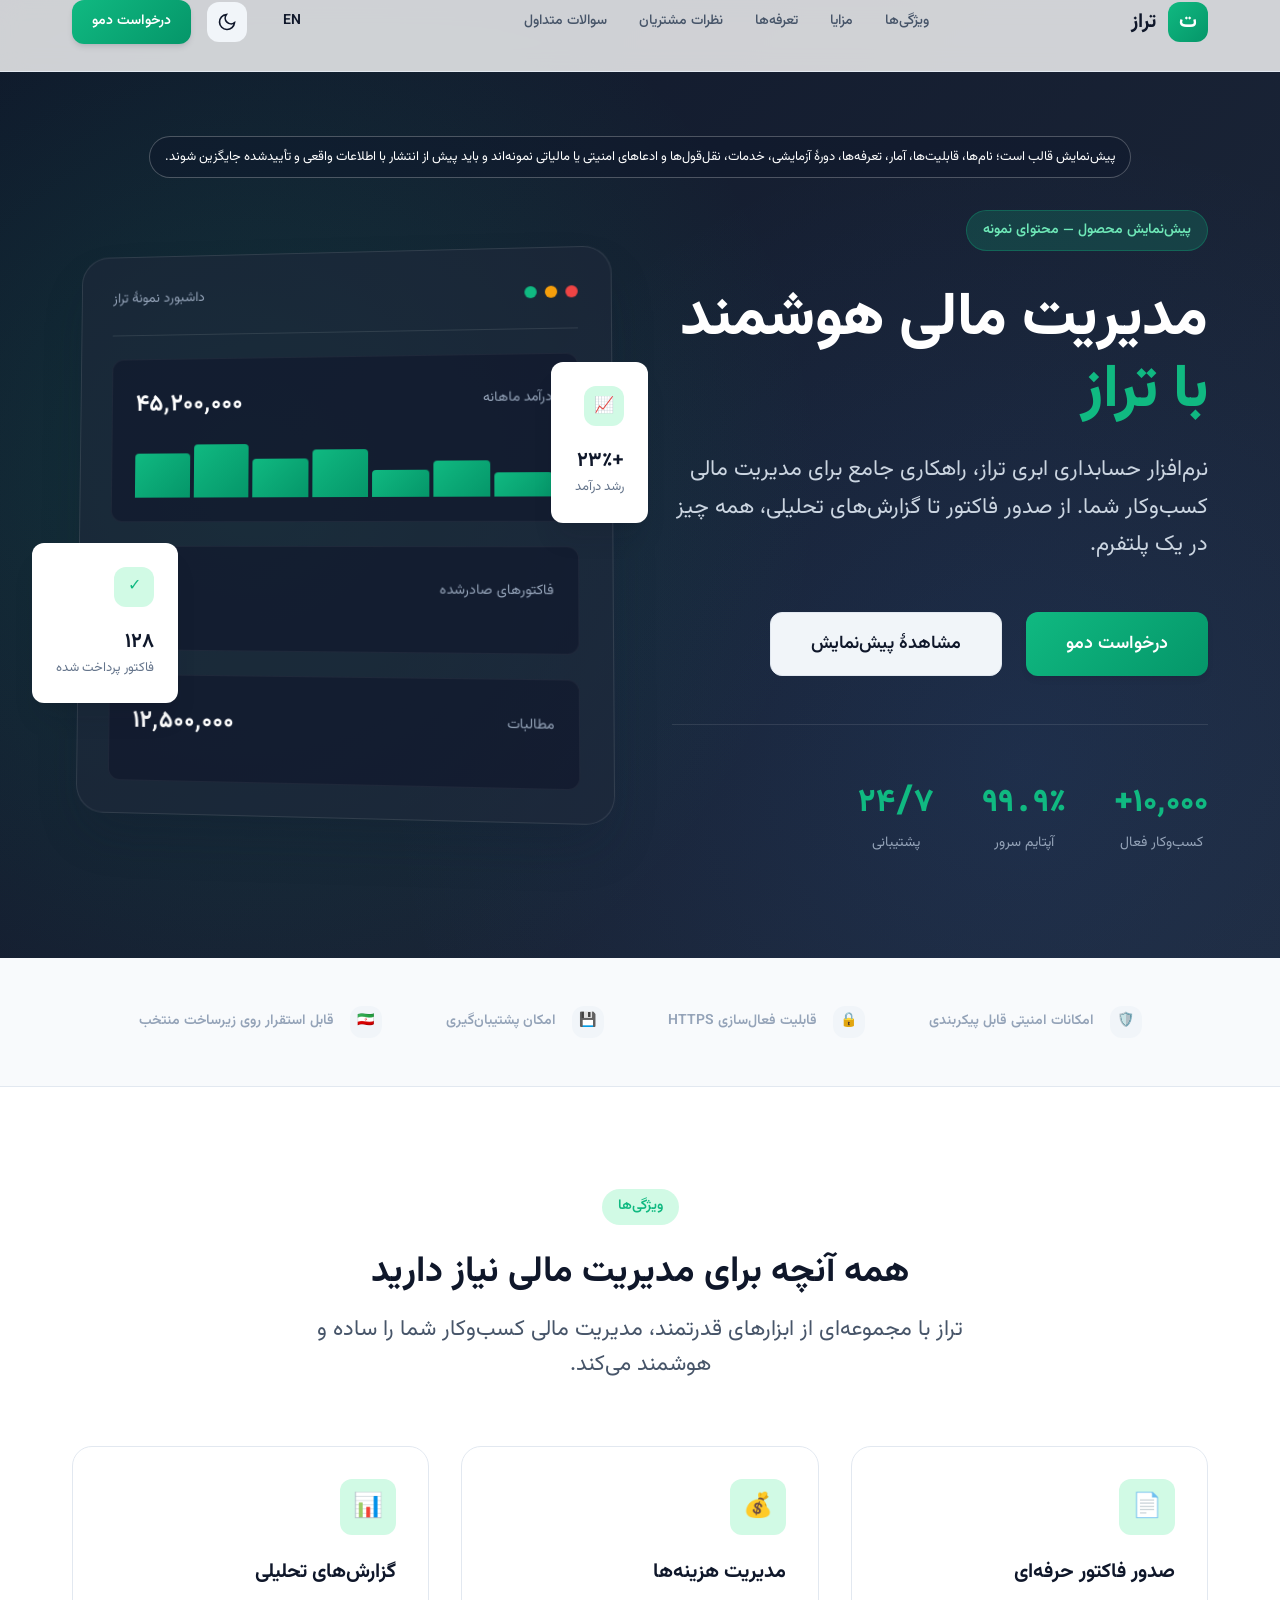
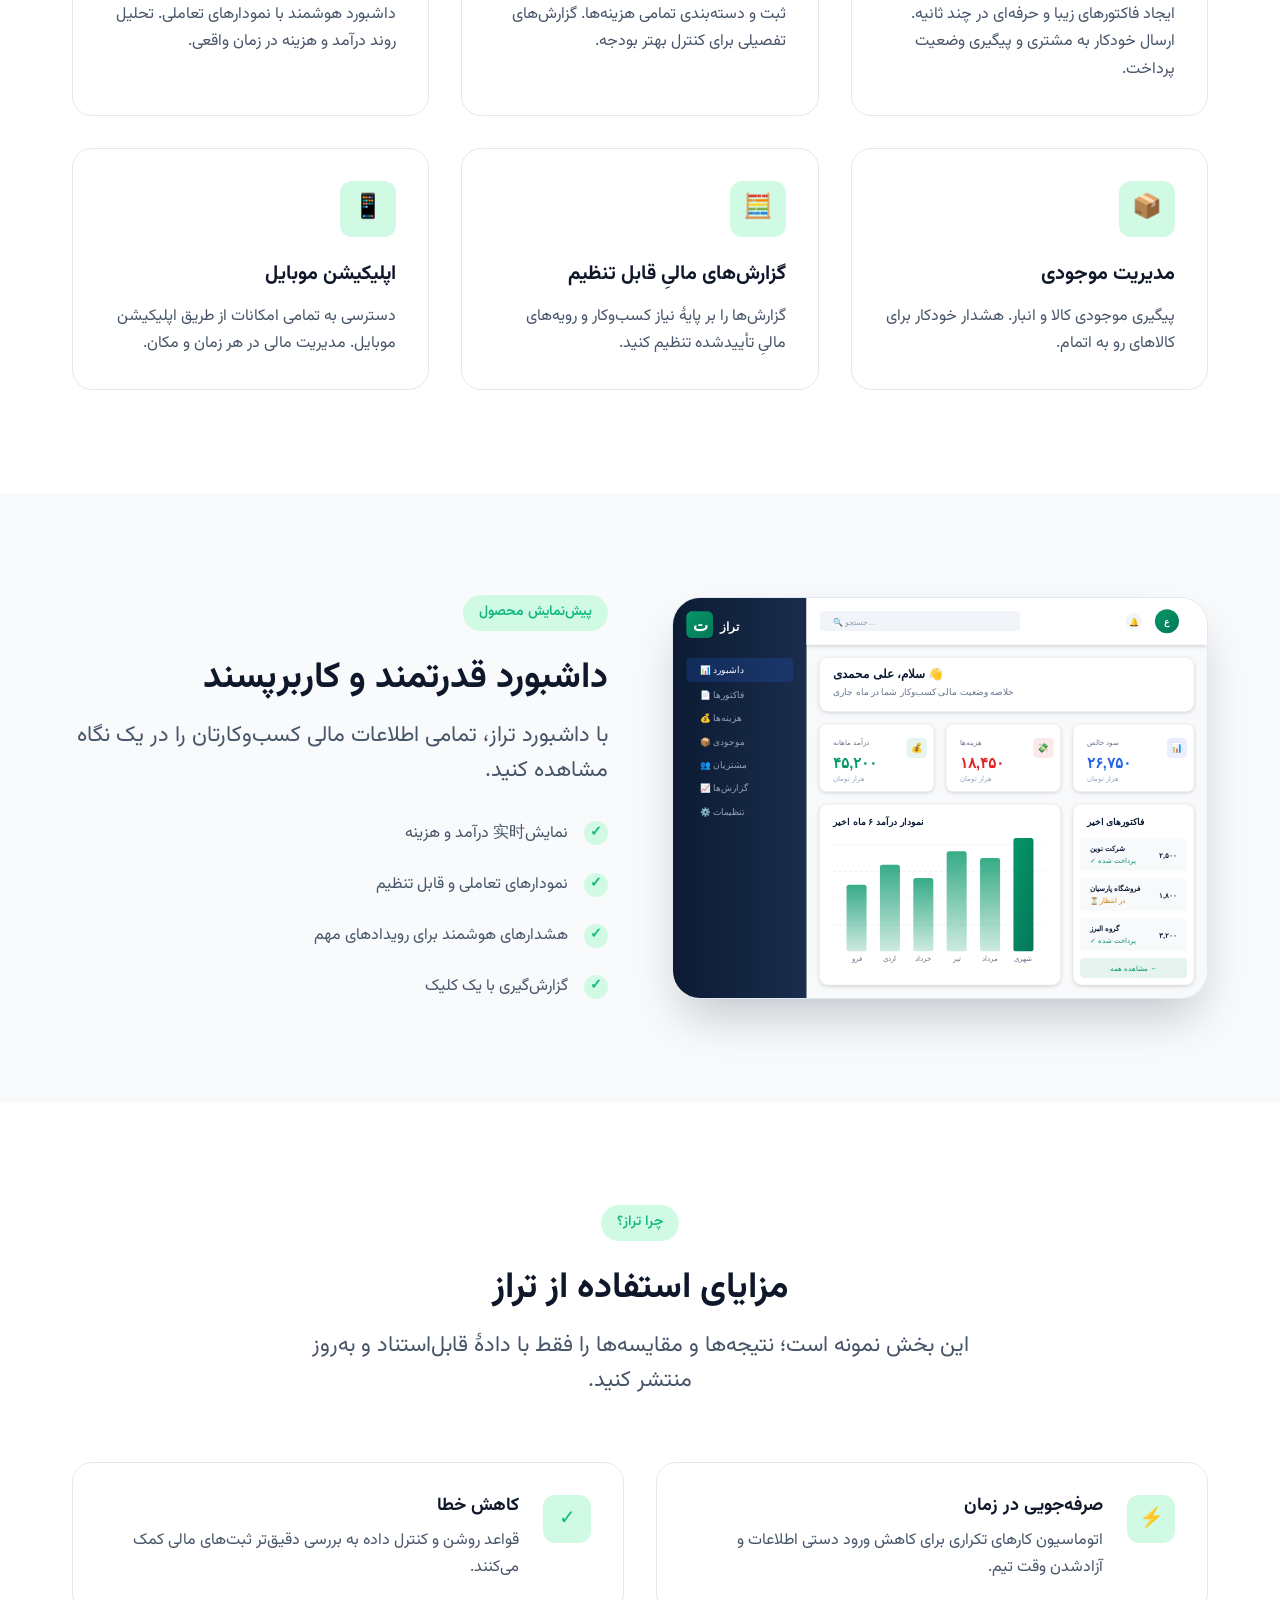
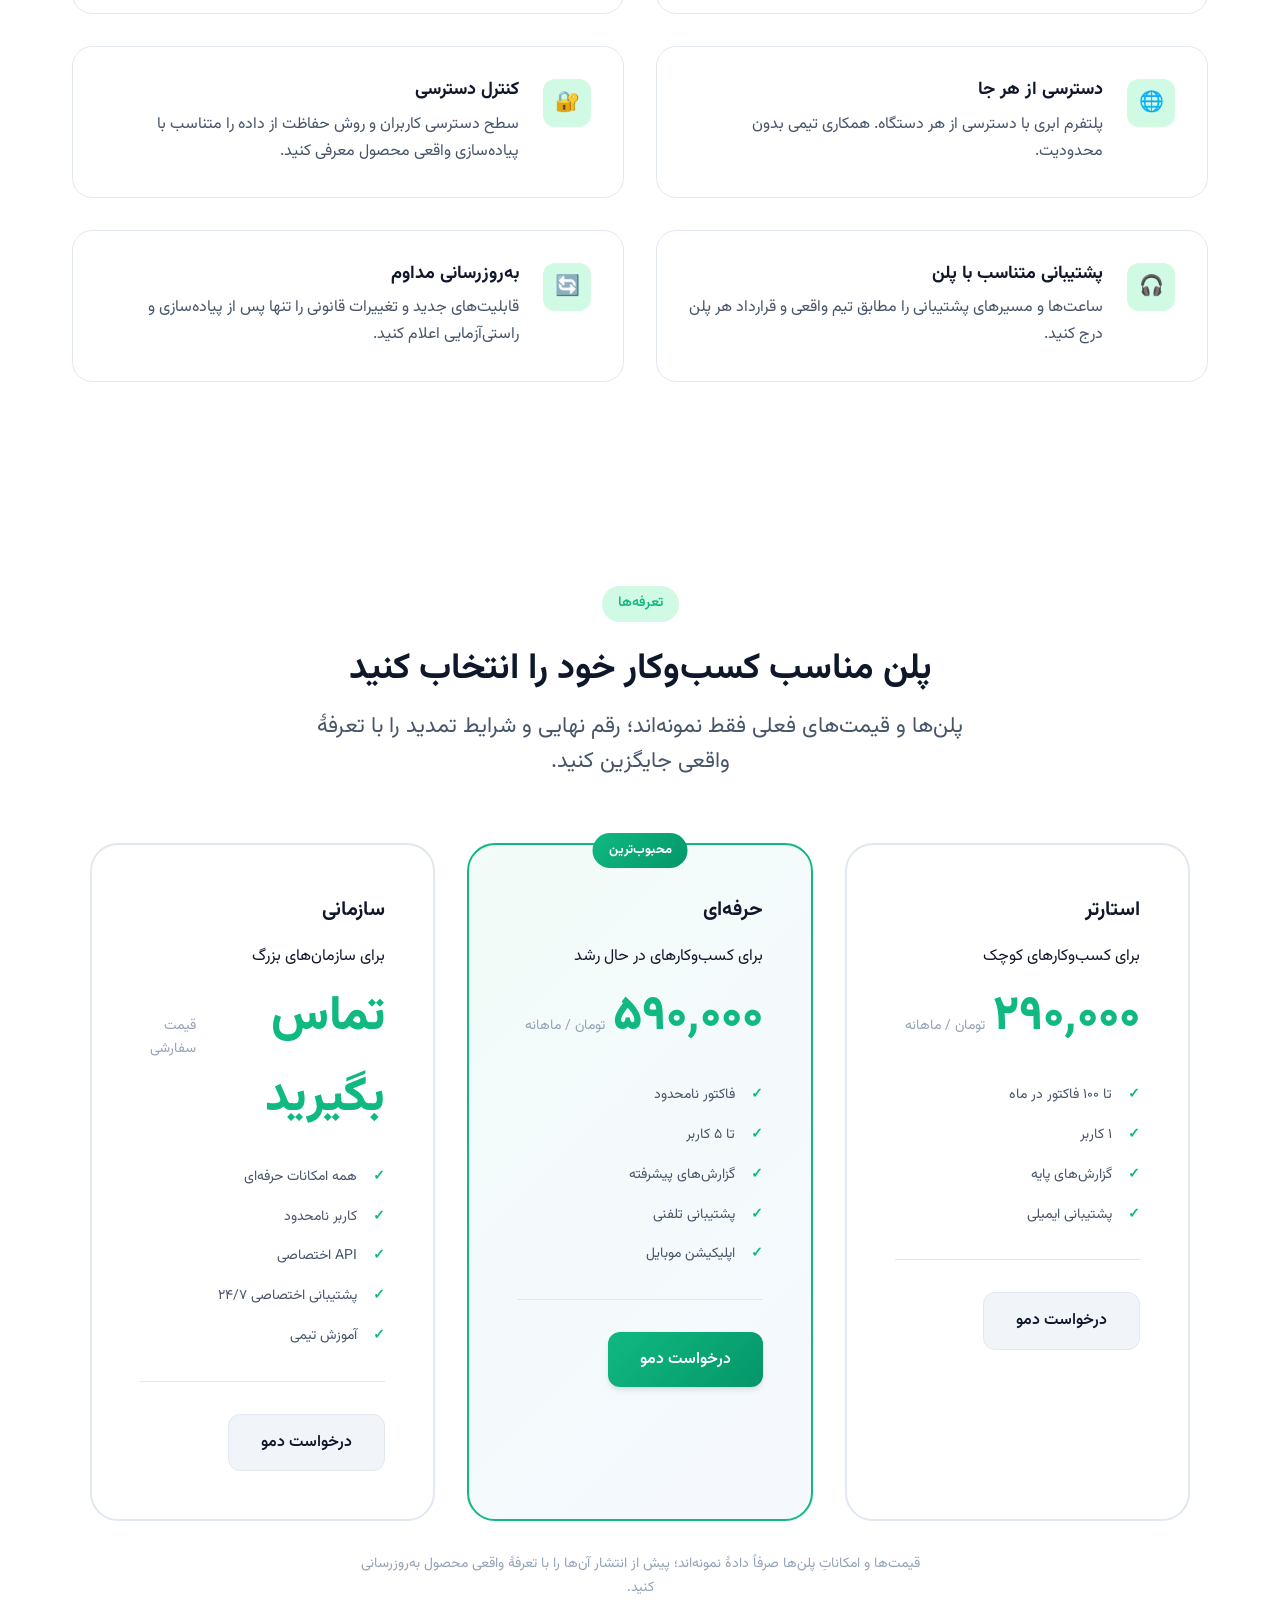
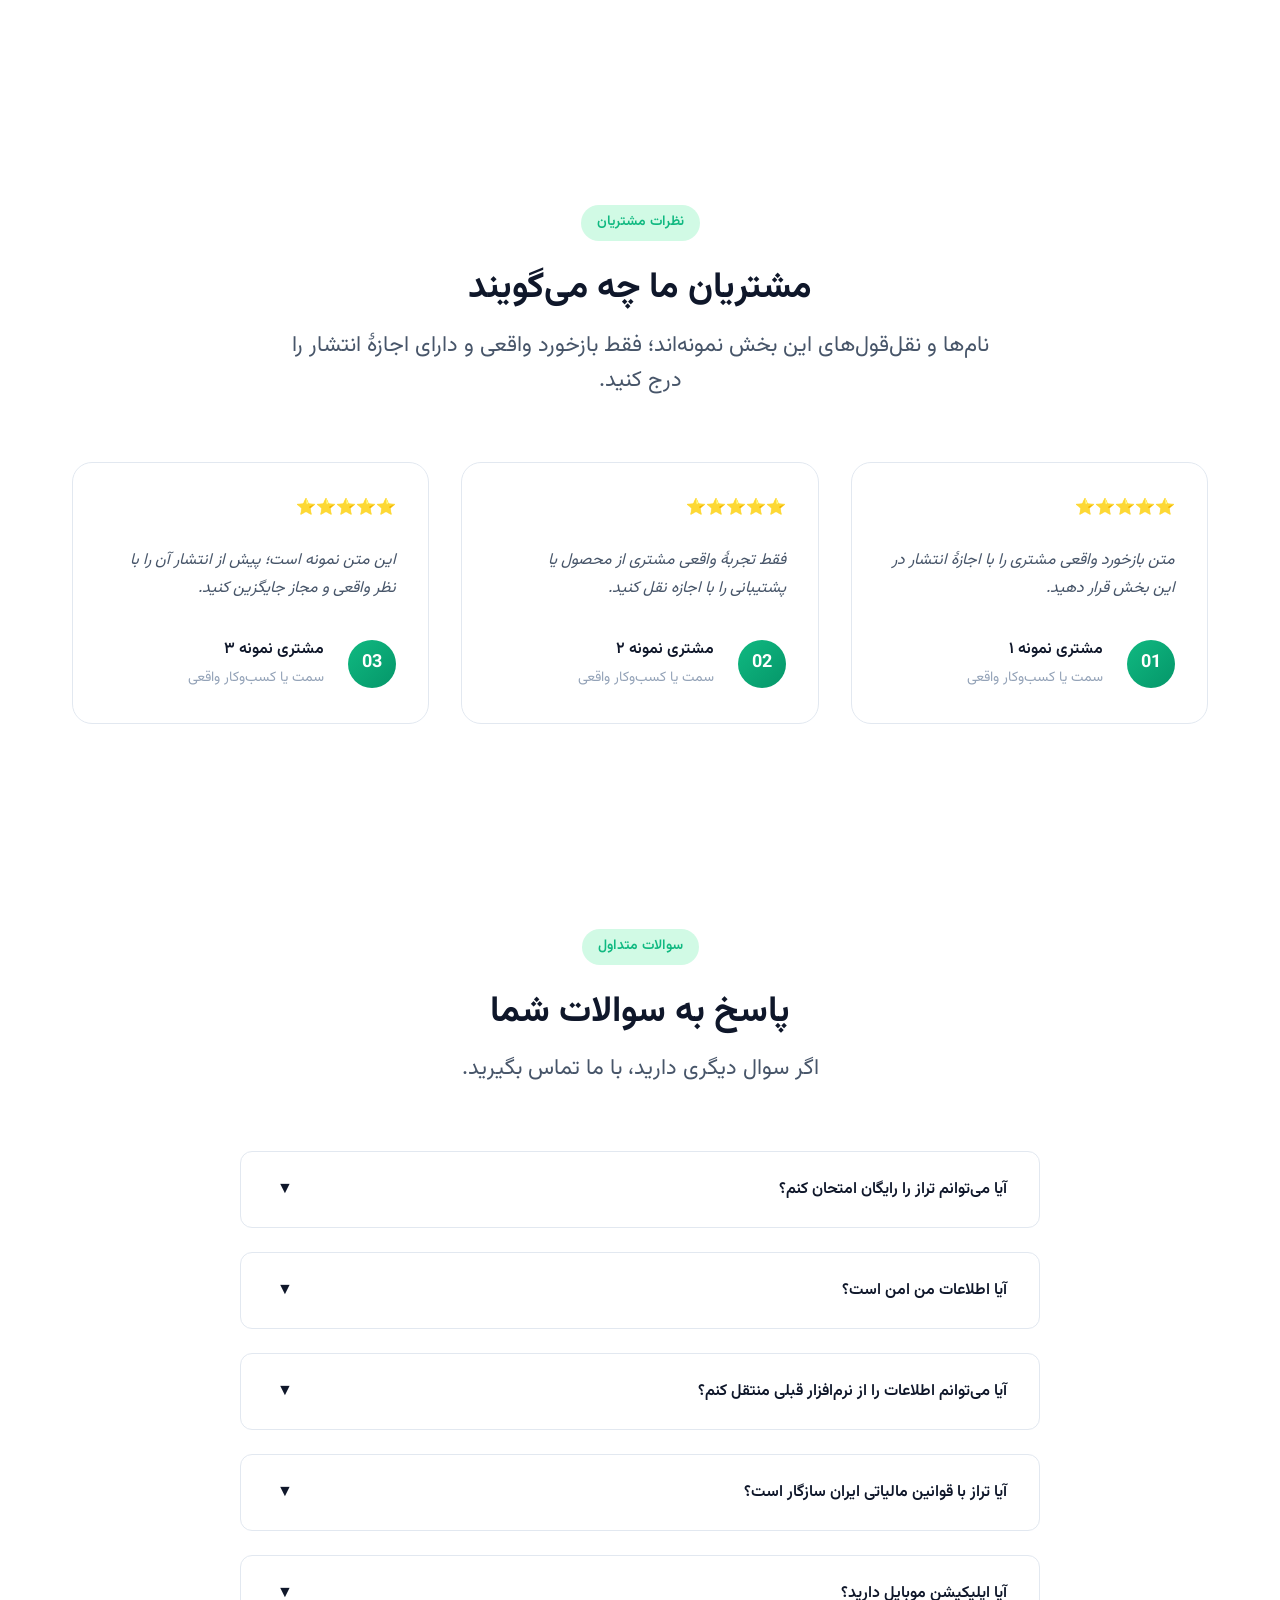
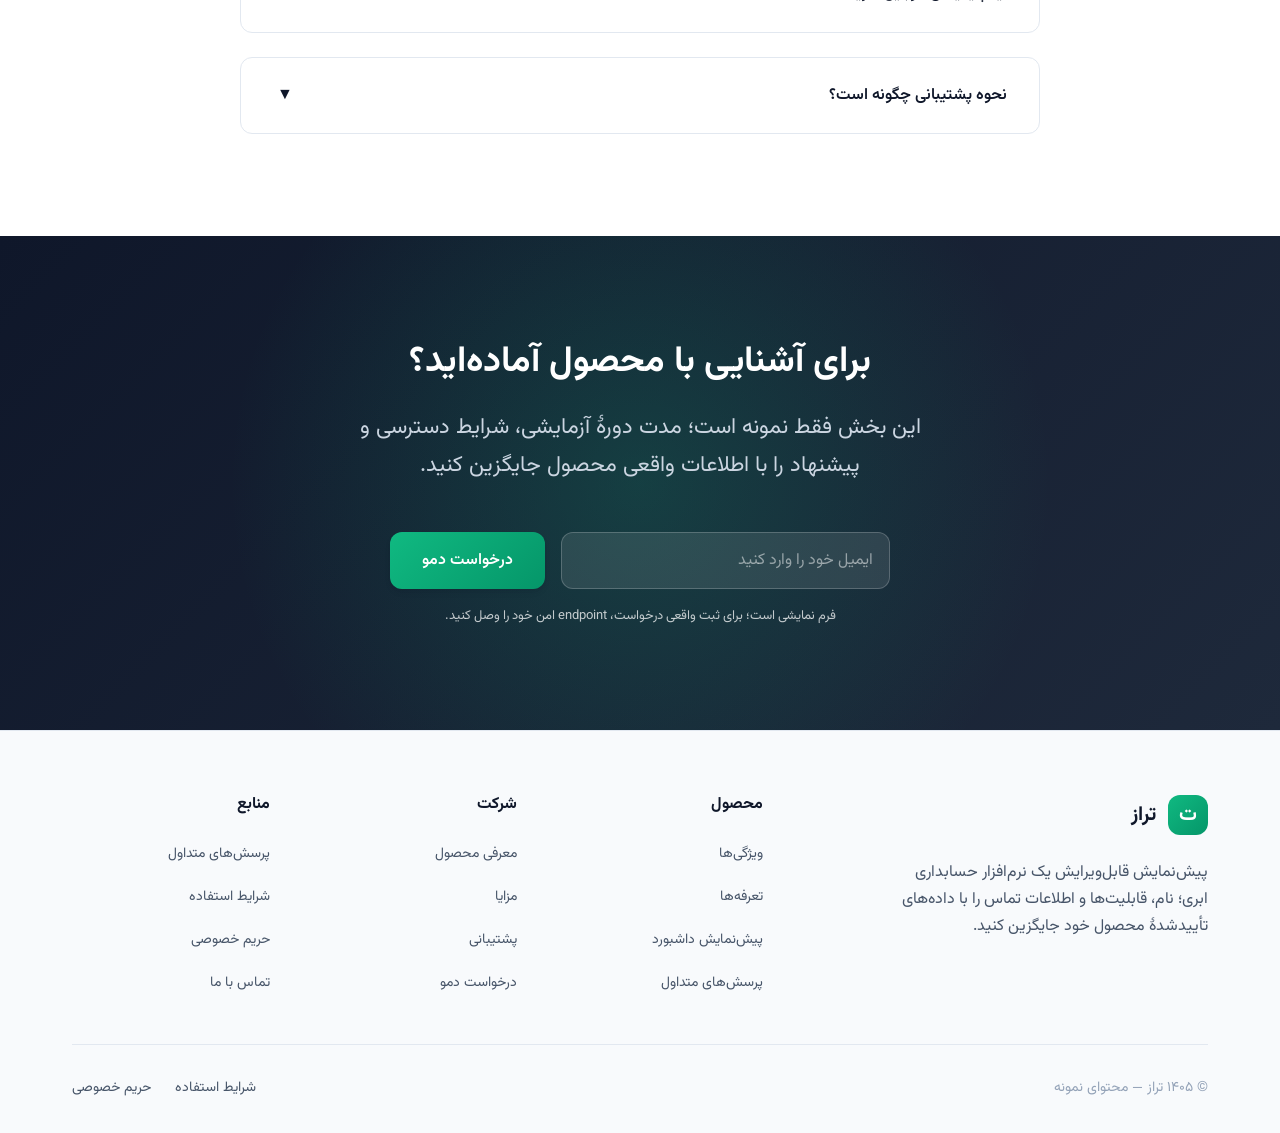
<file: Taraz/index.html>
<!DOCTYPE html>
<html lang="fa" dir="rtl" data-theme="light">
<head>
  <meta charset="UTF-8">
  <meta name="viewport" content="width=device-width, initial-scale=1.0, viewport-fit=cover">
  <meta name="theme-color" content="#ffffff">
  <meta name="description" content="تراز؛ پیش‌نمایش قابل‌ویرایش یک نرم‌افزار حسابداری ابری برای کسب‌وکارهای ایرانی. همهٔ آمار، قیمت‌ها و ادعاهای محصول نمونه‌اند.">
  <meta property="og:type" content="website">
  <meta property="og:title" content="تراز | حسابداری ابری برای کسب‌وکارها">
  <meta property="og:description" content="قالب راست‌به‌چپ برای معرفی یک نرم‌افزار حسابداری ایرانی؛ محتوای دمو را با اطلاعات تأییدشده جایگزین کنید.">
  <script>
    (() => {
      try {
        const theme = localStorage.getItem('taraz_theme');
        const lang = localStorage.getItem('taraz_lang');
        if (theme === 'light' || theme === 'dark') document.documentElement.dataset.theme = theme;
        else if (matchMedia('(prefers-color-scheme: dark)').matches) document.documentElement.dataset.theme = 'dark';
        if (lang === 'en') { document.documentElement.lang = 'en'; document.documentElement.dir = 'ltr'; }
      } catch (_) {}
    })();
  </script>
  
  <!-- Favicon -->
  <link rel="icon" type="image/svg+xml" href="data:image/svg+xml,<svg xmlns='http://www.w3.org/2000/svg' viewBox='0 0 100 100'><rect width='100' height='100' rx='20' fill='%2310b981'/><text x='50' y='70' font-size='60' text-anchor='middle' fill='white' font-weight='bold'>ت</text></svg>">
  
  <!-- Fonts -->
  <link rel="stylesheet" href="assets/css/fonts.css">
  
  <!-- Styles -->
  <link rel="stylesheet" href="assets/css/base.css">
  <link rel="stylesheet" href="assets/css/components.css">
  <link rel="stylesheet" href="assets/css/sections.css">
</head>
<body id="top">
  <a class="skip-link" href="#main" data-i18n="skip_link">رفتن به محتوای اصلی</a>

  <!-- Header -->
  <header class="header">
    <div class="container">
      <div class="header-inner">
        <a href="#top" class="logo" aria-label="تراز — بازگشت به بالا" data-i18n-aria="brand_aria">
          <div class="logo-icon" aria-hidden="true">ت</div>
          <span>تراز</span>
        </a>
        
        <nav class="nav" id="mainNav" aria-label="ناوبری اصلی" data-i18n-aria="nav_label">
          <a href="#features" class="nav-link" data-i18n="nav_features">ویژگی‌ها</a>
          <a href="#benefits" class="nav-link" data-i18n="nav_benefits">مزایا</a>
          <a href="#pricing" class="nav-link" data-i18n="nav_pricing">تعرفه‌ها</a>
          <a href="#testimonials" class="nav-link" data-i18n="nav_testimonials">نظرات مشتریان</a>
          <a href="#faq" class="nav-link" data-i18n="nav_faq">سوالات متداول</a>
        </nav>
        
        <div class="header-actions">
          <button class="lang-toggle btn btn-ghost btn-sm" type="button" aria-label="تغییر زبان به انگلیسی" data-i18n-aria="language_toggle_aria">
            <span data-i18n="language_short">EN</span>
          </button>
          <button class="theme-toggle" type="button" aria-label="تغییر حالت روشن و تیره" data-i18n-aria="theme_toggle">
            <svg class="theme-icon-moon" width="20" height="20" viewBox="0 0 24 24" fill="none" stroke="currentColor" stroke-width="2" aria-hidden="true"><path d="M21 12.79A9 9 0 1 1 11.21 3 7 7 0 0 0 21 12.79z"></path></svg>
            <svg class="theme-icon-sun" width="20" height="20" viewBox="0 0 24 24" fill="none" stroke="currentColor" stroke-width="2" aria-hidden="true"><circle cx="12" cy="12" r="4"></circle><path d="M12 2v2m0 16v2M2 12h2m16 0h2M4.93 4.93l1.42 1.42m11.3 11.3 1.42 1.42m0-14.14-1.42 1.42m-11.3 11.3-1.42 1.42" stroke-linecap="round"></path></svg>
          </button>
          <a href="#cta" class="btn btn-primary btn-sm" data-i18n="hero_cta_primary">درخواست دمو</a>
          <button class="mobile-menu-toggle" type="button" aria-expanded="false" aria-controls="mobileNav" aria-label="بازکردن منو" data-i18n-aria="mobile_menu">
            <span></span>
            <span></span>
            <span></span>
          </button>
        </div>
      </div>
    </div>
  </header>

  <!-- Mobile Navigation -->
  <nav class="mobile-nav" id="mobileNav" aria-label="منوی اصلی" data-i18n-aria="nav_label" aria-hidden="true">
    <a href="#features" class="mobile-nav-link" data-i18n="nav_features">ویژگی‌ها</a>
    <a href="#benefits" class="mobile-nav-link" data-i18n="nav_benefits">مزایا</a>
    <a href="#pricing" class="mobile-nav-link" data-i18n="nav_pricing">تعرفه‌ها</a>
    <a href="#testimonials" class="mobile-nav-link" data-i18n="nav_testimonials">نظرات مشتریان</a>
    <a href="#faq" class="mobile-nav-link" data-i18n="nav_faq">سوالات متداول</a>
    <a href="#cta" class="mobile-nav-link" data-i18n="hero_cta_primary">درخواست دمو</a>
  </nav>

  <main id="main">
  <!-- Hero Section -->
  <section class="hero" id="hero">
    <div class="demo-notice container" role="note" data-i18n="demo_notice">پیش‌نمایش قالب است؛ نام‌ها، قابلیت‌ها، آمار، تعرفه‌ها، دورهٔ آزمایشی، خدمات، نقل‌قول‌ها و ادعاهای امنیتی یا مالیاتی نمونه‌اند و باید پیش از انتشار با اطلاعات واقعی و تأییدشده جایگزین شوند.</div>
    <div class="container">
      <div class="hero-grid">
        <div class="hero-content">
          <div class="hero-badge" data-i18n="hero_badge">نسخهٔ نمایشی — محتوای قابل ویرایش</div>
          <h1 class="hero-title">
            <span data-i18n="hero_title_1">مدیریت مالی هوشمند</span><br>
            <span class="accent" data-i18n="hero_title_2">با تراز</span>
          </h1>
          <p class="hero-subtitle" data-i18n="hero_subtitle">
            نرم‌افزار حسابداری ابری تراز، راهکاری جامع برای مدیریت مالی کسب‌وکار شما. از صدور فاکتور تا گزارش‌های تحلیلی، همه چیز در یک پلتفرم.
          </p>
          <div class="hero-actions">
            <a href="#cta" class="btn btn-primary btn-lg" data-i18n="hero_cta_primary">درخواست دمو</a>
            <a href="#showcase" class="btn btn-secondary btn-lg" data-i18n="hero_cta_secondary">مشاهده دمو</a>
          </div>
          <div class="hero-stats">
            <div class="hero-stat">
              <div class="hero-stat-value" data-count="10000" data-count-suffix="+" data-i18n="hero_stat_1_value">۱۰٬۰۰۰+</div>
              <div class="hero-stat-label" data-i18n="hero_stat_1_label">کسب‌وکار فعال</div>
            </div>
            <div class="hero-stat">
              <div class="hero-stat-value" data-i18n="hero_stat_2_value">۹۹.۹٪</div>
              <div class="hero-stat-label" data-i18n="hero_stat_2_label">آپتایم سرور</div>
            </div>
            <div class="hero-stat">
              <div class="hero-stat-value" data-i18n="hero_stat_3_value">۲۴/۷</div>
              <div class="hero-stat-label" data-i18n="hero_stat_3_label">پشتیبانی</div>
            </div>
          </div>
        </div>
        
        <div class="hero-visual">
          <div class="dashboard-preview">
            <div class="dashboard-header">
              <div class="dashboard-dots">
                <div class="dashboard-dot"></div>
                <div class="dashboard-dot"></div>
                <div class="dashboard-dot"></div>
              </div>
              <div class="dashboard-title" data-i18n="dashboard_title">داشبورد نمونهٔ تراز</div>
            </div>
            
            <div class="dashboard-content">
              <div class="dashboard-card">
                <div class="dashboard-card-header">
                  <div class="dashboard-card-title" data-i18n="dashboard_revenue">درآمد ماهانه</div>
                  <div class="dashboard-card-value" data-i18n="dashboard_revenue_value">۴۵٬۲۰۰٬۰۰۰</div>
                </div>
                <div class="dashboard-chart">
                  <div class="chart-bar" style="height: 40%"></div>
                  <div class="chart-bar" style="height: 60%"></div>
                  <div class="chart-bar" style="height: 45%"></div>
                  <div class="chart-bar" style="height: 80%"></div>
                  <div class="chart-bar" style="height: 65%"></div>
                  <div class="chart-bar" style="height: 90%"></div>
                  <div class="chart-bar" style="height: 75%"></div>
                </div>
              </div>
              
              <div class="dashboard-card">
                <div class="dashboard-card-header">
                  <div class="dashboard-card-title" data-i18n="dashboard_invoices">فاکتورهای صادرشده</div>
                  <div class="dashboard-card-value" data-i18n="dashboard_invoices_value">۱۲۸</div>
                </div>
              </div>
              
              <div class="dashboard-card">
                <div class="dashboard-card-header">
                  <div class="dashboard-card-title" data-i18n="dashboard_receivables">مطالبات</div>
                  <div class="dashboard-card-value" data-i18n="dashboard_receivables_value">۱۲٬۵۰۰٬۰۰۰</div>
                </div>
              </div>
            </div>
          </div>
          
          <div class="floating-card floating-card-1">
            <div class="floating-card-icon">📈</div>
            <div class="floating-card-value">+۲۳٪</div>
            <div class="floating-card-label">رشد درآمد</div>
          </div>
          
          <div class="floating-card floating-card-2">
            <div class="floating-card-icon">✓</div>
            <div class="floating-card-value">۱۲۸</div>
            <div class="floating-card-label">فاکتور پرداخت شده</div>
          </div>
        </div>
      </div>
    </div>
  </section>

  <!-- Trust Bar -->
  <section class="trust-bar">
    <div class="container">
      <div class="trust-bar-inner">
        <div class="trust-item">
          <div class="trust-icon">🛡️</div>
          <span data-i18n="trust_1">تاییدیه امنیت</span>
        </div>
        <div class="trust-item">
          <div class="trust-icon">🔒</div>
          <span data-i18n="trust_2">رمزنگاری SSL</span>
        </div>
        <div class="trust-item">
          <div class="trust-icon">💾</div>
          <span data-i18n="trust_3">پشتیبان‌گیری روزانه</span>
        </div>
        <div class="trust-item">
          <div class="trust-icon">🇮🇷</div>
          <span data-i18n="trust_4">سرورهای ایران</span>
        </div>
      </div>
    </div>
  </section>

  <!-- Features Section -->
  <section id="features" class="section">
    <div class="container">
      <div class="section-header text-center">
        <div class="section-badge" data-i18n="features_badge">ویژگی‌ها</div>
        <h2 class="section-title" data-i18n="features_title">همه آنچه برای مدیریت مالی نیاز دارید</h2>
        <p class="section-subtitle" data-i18n="features_subtitle">
          تراز با مجموعه‌ای از ابزارهای قدرتمند، مدیریت مالی کسب‌وکار شما را ساده و هوشمند می‌کند.
        </p>
      </div>
      
      <div class="features-grid">
        <div class="card">
          <div class="card-icon">📄</div>
          <h3 class="card-title" data-i18n="feature_1_title">صدور فاکتور حرفه‌ای</h3>
          <p class="card-text" data-i18n="feature_1_desc">
            ایجاد فاکتورهای زیبا و حرفه‌ای در چند ثانیه. ارسال خودکار به مشتری و پیگیری وضعیت پرداخت.
          </p>
        </div>
        
        <div class="card">
          <div class="card-icon">💰</div>
          <h3 class="card-title" data-i18n="feature_2_title">مدیریت هزینه‌ها</h3>
          <p class="card-text" data-i18n="feature_2_desc">
            ثبت و دسته‌بندی تمامی هزینه‌ها. گزارش‌های تفصیلی برای کنترل بهتر بودجه.
          </p>
        </div>
        
        <div class="card">
          <div class="card-icon">📊</div>
          <h3 class="card-title" data-i18n="feature_3_title">گزارش‌های تحلیلی</h3>
          <p class="card-text" data-i18n="feature_3_desc">
            داشبورد هوشمند با نمودارهای تعاملی. تحلیل روند درآمد و هزینه در زمان واقعی.
          </p>
        </div>
        
        <div class="card">
          <div class="card-icon">📦</div>
          <h3 class="card-title" data-i18n="feature_4_title">مدیریت موجودی</h3>
          <p class="card-text" data-i18n="feature_4_desc">
            پیگیری موجودی کالا و انبار. هشدار خودکار برای کالاهای رو به اتمام.
          </p>
        </div>
        
        <div class="card">
          <div class="card-icon">🧮</div>
          <h3 class="card-title" data-i18n="feature_5_title">محاسبه مالیات</h3>
          <p class="card-text" data-i18n="feature_5_desc">
            محاسبه خودکار مالیات بر ارزش افزوده. تهیه گزارش‌های مالیاتی مطابق استانداردها.
          </p>
        </div>
        
        <div class="card">
          <div class="card-icon">📱</div>
          <h3 class="card-title" data-i18n="feature_6_title">اپلیکیشن موبایل</h3>
          <p class="card-text" data-i18n="feature_6_desc">
            دسترسی به تمامی امکانات از طریق اپلیکیشن موبایل. مدیریت مالی در هر زمان و مکان.
          </p>
        </div>
      </div>
    </div>
  </section>

  <!-- Dashboard Showcase -->
  <section id="showcase" class="section dashboard-showcase">
    <div class="container">
      <div class="dashboard-showcase-grid">
        <div class="showcase-content">
          <div class="section-badge" data-i18n="showcase_badge">پیش‌نمایش محصول</div>
          <h2 class="section-title" data-i18n="showcase_title">داشبورد قدرتمند و کاربرپسند</h2>
          <p class="section-subtitle" data-i18n="showcase_subtitle">
            با داشبورد تراز، تمامی اطلاعات مالی کسب‌وکارتان را در یک نگاه مشاهده کنید.
          </p>
          <ul class="showcase-features">
            <li>
              <span class="check-icon">✓</span>
              <span data-i18n="showcase_feature_1">نمایش لحظه‌ای درآمد و هزینه</span>
            </li>
            <li>
              <span class="check-icon">✓</span>
              <span data-i18n="showcase_feature_2">نمودارهای تعاملی و قابل تنظیم</span>
            </li>
            <li>
              <span class="check-icon">✓</span>
              <span data-i18n="showcase_feature_3">هشدارهای هوشمند برای رویدادهای مهم</span>
            </li>
            <li>
              <span class="check-icon">✓</span>
              <span data-i18n="showcase_feature_4">گزارش‌گیری با یک کلیک</span>
            </li>
          </ul>
        </div>
        
        <div class="showcase-visual">
          <img src="assets/img/dashboard-preview.svg" alt="پیش‌نمایش داشبورد نمونهٔ تراز" class="showcase-image" width="800" height="600" loading="lazy" decoding="async" data-i18n-alt="showcase_image_alt">
        </div>
      </div>
    </div>
  </section>

  <!-- Benefits Section -->
  <section id="benefits" class="section">
    <div class="container">
      <div class="section-header text-center">
        <div class="section-badge" data-i18n="benefits_badge">چرا تراز؟</div>
        <h2 class="section-title" data-i18n="benefits_title">مزایای استفاده از تراز</h2>
        <p class="section-subtitle" data-i18n="benefits_subtitle">
          این بخش نمونه است؛ نتیجه‌ها و مقایسه‌ها را فقط با دادهٔ قابل‌استناد و به‌روز منتشر کنید.
        </p>
      </div>
      
      <div class="benefits-grid">
        <div class="benefit-card">
          <div class="benefit-icon">⚡</div>
          <div class="benefit-content">
            <h3 data-i18n="benefit_1_title">صرفه‌جویی در زمان</h3>
            <p data-i18n="benefit_1_desc">اتوماسیون فرآیندهای تکراری. کاهش ۷۰٪ زمان صرف شده برای امور مالی.</p>
          </div>
        </div>
        
        <div class="benefit-card">
          <div class="benefit-icon">✓</div>
          <div class="benefit-content">
            <h3 data-i18n="benefit_2_title">کاهش خطا</h3>
            <p data-i18n="benefit_2_desc">محاسبات خودکار و دقیق. حذف خطاهای انسانی در ثبت اطلاعات.</p>
          </div>
        </div>
        
        <div class="benefit-card">
          <div class="benefit-icon">🌐</div>
          <div class="benefit-content">
            <h3 data-i18n="benefit_3_title">دسترسی از هر جا</h3>
            <p data-i18n="benefit_3_desc">پلتفرم ابری با دسترسی از هر دستگاه. همکاری تیمی بدون محدودیت.</p>
          </div>
        </div>
        
        <div class="benefit-card">
          <div class="benefit-icon">🔐</div>
          <div class="benefit-content">
            <h3 data-i18n="benefit_4_title">امنیت بانکی</h3>
            <p data-i18n="benefit_4_desc">رمزنگاری سطح بانکی. پشتیبان‌گیری خودکار روزانه. سرورهای امن در ایران.</p>
          </div>
        </div>
        
        <div class="benefit-card">
          <div class="benefit-icon">🎧</div>
          <div class="benefit-content">
            <h3 data-i18n="benefit_5_title">پشتیبانی ۲۴/۷</h3>
            <p data-i18n="benefit_5_desc">تیم پشتیبانی متخصص در تمامی ساعات. پاسخگویی از طریق چت، تلفن و ایمیل.</p>
          </div>
        </div>
        
        <div class="benefit-card">
          <div class="benefit-icon">🔄</div>
          <div class="benefit-content">
            <h3 data-i18n="benefit_6_title">به‌روزرسانی مداوم</h3>
            <p data-i18n="benefit_6_desc">اضافه شدن ویژگی‌های جدید هر ماه. سازگاری با آخرین تغییرات قوانین مالیاتی.</p>
          </div>
        </div>
      </div>
    </div>
  </section>

  <!-- Pricing Section -->
  <section id="pricing" class="section">
    <div class="container">
      <div class="section-header text-center">
        <div class="section-badge" data-i18n="pricing_badge">تعرفه‌ها</div>
        <h2 class="section-title" data-i18n="pricing_title">پلن مناسب کسب‌وکار خود را انتخاب کنید</h2>
        <p class="section-subtitle" data-i18n="pricing_subtitle">
          شروع رایگان. ارتقا در هر زمان. بدون قرارداد طولانی‌مدت.
        </p>
      </div>
      
      <div class="pricing-grid">
        <!-- Starter Plan -->
        <div class="pricing-card">
          <div class="pricing-name" data-i18n="pricing_starter">استارتر</div>
          <p class="pricing-desc" data-i18n="pricing_starter_desc">برای کسب‌وکارهای کوچک</p>
          <div class="pricing-price">
            <span class="pricing-amount" data-i18n="pricing_starter_price">۲۹۰,۰۰۰</span>
            <span class="pricing-period" data-i18n="pricing_starter_period">تومان / ماهانه</span>
          </div>
          <ul class="pricing-features">
            <li class="pricing-feature" data-i18n="pricing_starter_feature_1">تا ۱۰۰ فاکتور در ماه</li>
            <li class="pricing-feature" data-i18n="pricing_starter_feature_2">۱ کاربر</li>
            <li class="pricing-feature" data-i18n="pricing_starter_feature_3">گزارش‌های پایه</li>
            <li class="pricing-feature" data-i18n="pricing_starter_feature_4">پشتیبانی ایمیلی</li>
          </ul>
          <a href="#cta" class="btn btn-secondary btn-block" data-i18n="pricing_starter_cta">درخواست دمو</a>
        </div>
        
        <!-- Professional Plan -->
        <div class="pricing-card featured">
          <div class="pricing-badge" data-i18n="pricing_professional_badge">محبوب‌ترین</div>
          <div class="pricing-name" data-i18n="pricing_professional">حرفه‌ای</div>
          <p class="pricing-desc" data-i18n="pricing_professional_desc">برای کسب‌وکارهای در حال رشد</p>
          <div class="pricing-price">
            <span class="pricing-amount" data-i18n="pricing_professional_price">۵۹۰,۰۰۰</span>
            <span class="pricing-period" data-i18n="pricing_professional_period">تومان / ماهانه</span>
          </div>
          <ul class="pricing-features">
            <li class="pricing-feature" data-i18n="pricing_professional_feature_1">فاکتور نامحدود</li>
            <li class="pricing-feature" data-i18n="pricing_professional_feature_2">تا ۵ کاربر</li>
            <li class="pricing-feature" data-i18n="pricing_professional_feature_3">گزارش‌های پیشرفته</li>
            <li class="pricing-feature" data-i18n="pricing_professional_feature_4">پشتیبانی تلفنی</li>
            <li class="pricing-feature" data-i18n="pricing_professional_feature_5">اپلیکیشن موبایل</li>
          </ul>
          <a href="#cta" class="btn btn-primary btn-block" data-i18n="pricing_professional_cta">درخواست دمو</a>
        </div>
        
        <!-- Enterprise Plan -->
        <div class="pricing-card">
          <div class="pricing-name" data-i18n="pricing_enterprise">سازمانی</div>
          <p class="pricing-desc" data-i18n="pricing_enterprise_desc">برای سازمان‌های بزرگ</p>
          <div class="pricing-price">
            <span class="pricing-amount" data-i18n="pricing_enterprise_price">تماس بگیرید</span>
            <span class="pricing-period" data-i18n="pricing_enterprise_period">قیمت سفارشی</span>
          </div>
          <ul class="pricing-features">
            <li class="pricing-feature" data-i18n="pricing_enterprise_feature_1">همه امکانات حرفه‌ای</li>
            <li class="pricing-feature" data-i18n="pricing_enterprise_feature_2">کاربر نامحدود</li>
            <li class="pricing-feature" data-i18n="pricing_enterprise_feature_3">API اختصاصی</li>
            <li class="pricing-feature" data-i18n="pricing_enterprise_feature_4">پشتیبانی اختصاصی ۲۴/۷</li>
            <li class="pricing-feature" data-i18n="pricing_enterprise_feature_5">آموزش تیمی</li>
          </ul>
          <a href="#cta" class="btn btn-secondary btn-block" data-i18n="pricing_enterprise_cta">درخواست دمو</a>
        </div>
      </div>
      <p class="pricing-note" data-i18n="pricing_sample_note">قیمت‌ها و امکاناتِ پلن‌ها صرفاً دادهٔ نمونه‌اند؛ پیش از انتشار آن‌ها را با تعرفهٔ واقعی محصول به‌روزرسانی کنید.</p>
    </div>
  </section>

  <!-- Testimonials Section -->
  <section id="testimonials" class="section">
    <div class="container">
      <div class="section-header text-center">
        <div class="section-badge" data-i18n="testimonials_badge">نظرات مشتریان</div>
        <h2 class="section-title" data-i18n="testimonials_title">مشتریان ما چه می‌گویند</h2>
        <p class="section-subtitle" data-i18n="testimonials_subtitle">نام‌ها و نقل‌قول‌های این بخش نمونه‌اند؛ فقط بازخورد واقعی و دارای اجازهٔ انتشار را درج کنید.</p>
      </div>
      
      <div class="testimonials-grid">
        <div class="testimonial-card">
          <div class="testimonial-stars">⭐⭐⭐⭐⭐</div>
          <p class="testimonial-text" data-i18n="testimonial_1_text">
            متن بازخورد واقعی مشتری را با اجازهٔ انتشار در این بخش قرار دهید.
          </p>
          <div class="testimonial-author">
            <div class="testimonial-avatar" aria-hidden="true">01</div>
            <div>
              <div class="testimonial-name" data-i18n="testimonial_1_name">مشتری نمونه ۱</div>
              <div class="testimonial-role" data-i18n="testimonial_1_role">سمت یا کسب‌وکار واقعی</div>
            </div>
          </div>
        </div>
        
        <div class="testimonial-card">
          <div class="testimonial-stars">⭐⭐⭐⭐⭐</div>
          <p class="testimonial-text" data-i18n="testimonial_2_text">
            فقط تجربهٔ واقعی مشتری از محصول یا پشتیبانی را با اجازه نقل کنید.
          </p>
          <div class="testimonial-author">
            <div class="testimonial-avatar" aria-hidden="true">02</div>
            <div>
              <div class="testimonial-name" data-i18n="testimonial_2_name">مشتری نمونه ۲</div>
              <div class="testimonial-role" data-i18n="testimonial_2_role">سمت یا کسب‌وکار واقعی</div>
            </div>
          </div>
        </div>
        
        <div class="testimonial-card">
          <div class="testimonial-stars">⭐⭐⭐⭐⭐</div>
          <p class="testimonial-text" data-i18n="testimonial_3_text">
            این متن نمونه است؛ پیش از انتشار آن را با نظر واقعی و مجاز جایگزین کنید.
          </p>
          <div class="testimonial-author">
            <div class="testimonial-avatar" aria-hidden="true">03</div>
            <div>
              <div class="testimonial-name" data-i18n="testimonial_3_name">مشتری نمونه ۳</div>
              <div class="testimonial-role" data-i18n="testimonial_3_role">سمت یا کسب‌وکار واقعی</div>
            </div>
          </div>
        </div>
      </div>
    </div>
  </section>

  <!-- FAQ Section -->
  <section id="faq" class="section">
    <div class="container">
      <div class="section-header text-center">
        <div class="section-badge" data-i18n="faq_badge">سوالات متداول</div>
        <h2 class="section-title" data-i18n="faq_title">پاسخ به سوالات شما</h2>
        <p class="section-subtitle" data-i18n="faq_subtitle">
          اگر سوال دیگری دارید، با ما تماس بگیرید.
        </p>
      </div>
      
      <div class="faq-grid">
        <div class="faq-item">
          <button class="faq-question" type="button" aria-expanded="false" aria-controls="faqAnswer1" id="faqQuestion1">
            <span data-i18n="faq_1_q">آیا می‌توانم تراز را رایگان امتحان کنم؟</span>
            <span class="faq-icon" aria-hidden="true">▼</span>
          </button>
          <div class="faq-answer" id="faqAnswer1" role="region" aria-labelledby="faqQuestion1" aria-hidden="true">
            <div class="faq-answer-inner" data-i18n="faq_1_a">
              مدت آزمایشی و شرایط دسترسی را مطابق سرویس واقعی خود در این پاسخ بنویسید؛ این متن نمونه است.
            </div>
          </div>
        </div>
        
        <div class="faq-item">
          <button class="faq-question" type="button" aria-expanded="false" aria-controls="faqAnswer2" id="faqQuestion2">
            <span data-i18n="faq_2_q">آیا اطلاعات من امن است؟</span>
            <span class="faq-icon" aria-hidden="true">▼</span>
          </button>
          <div class="faq-answer" id="faqAnswer2" role="region" aria-labelledby="faqQuestion2" aria-hidden="true">
            <div class="faq-answer-inner" data-i18n="faq_2_a">
              این پاسخ نمونه است. نوع رمزنگاری، محل نگهداری داده و سیاست پشتیبان‌گیری را فقط در صورت پیاده‌سازی و تأیید واقعی اعلام کنید.
            </div>
          </div>
        </div>
        
        <div class="faq-item">
          <button class="faq-question" type="button" aria-expanded="false" aria-controls="faqAnswer3" id="faqQuestion3">
            <span data-i18n="faq_3_q">آیا می‌توانم اطلاعات را از نرم‌افزار قبلی منتقل کنم؟</span>
            <span class="faq-icon" aria-hidden="true">▼</span>
          </button>
          <div class="faq-answer" id="faqAnswer3" role="region" aria-labelledby="faqQuestion3" aria-hidden="true">
            <div class="faq-answer-inner" data-i18n="faq_3_a">
              اگر انتقال اطلاعات در محصول شما پشتیبانی می‌شود، فرمت‌های پذیرفته‌شده، مسئولیت‌ها و هزینهٔ خدمت را اینجا مشخص کنید.
            </div>
          </div>
        </div>
        
        <div class="faq-item">
          <button class="faq-question" type="button" aria-expanded="false" aria-controls="faqAnswer4" id="faqQuestion4">
            <span data-i18n="faq_4_q">آیا تراز با قوانین مالیاتی ایران سازگار است؟</span>
            <span class="faq-icon" aria-hidden="true">▼</span>
          </button>
          <div class="faq-answer" id="faqAnswer4" role="region" aria-labelledby="faqQuestion4" aria-hidden="true">
            <div class="faq-answer-inner" data-i18n="faq_4_a">
              سازگاری مالیاتی به قابلیت‌های پیاده‌سازی‌شده و به‌روزرسانی‌های محصول وابسته است؛ پیش از انتشار این ادعا را تخصصی بررسی کنید.
            </div>
          </div>
        </div>
        
        <div class="faq-item">
          <button class="faq-question" type="button" aria-expanded="false" aria-controls="faqAnswer5" id="faqQuestion5">
            <span data-i18n="faq_5_q">آیا اپلیکیشن موبایل دارید؟</span>
            <span class="faq-icon" aria-hidden="true">▼</span>
          </button>
          <div class="faq-answer" id="faqAnswer5" role="region" aria-labelledby="faqQuestion5" aria-hidden="true">
            <div class="faq-answer-inner" data-i18n="faq_5_a">
              در صورت ارائهٔ اپلیکیشن، پیوند فروشگاه‌ها و قابلیت‌های واقعی آن را درج کنید؛ متن فعلی صرفاً نمونه است.
            </div>
          </div>
        </div>
        
        <div class="faq-item">
          <button class="faq-question" type="button" aria-expanded="false" aria-controls="faqAnswer6" id="faqQuestion6">
            <span data-i18n="faq_6_q">نحوه پشتیبانی چگونه است؟</span>
            <span class="faq-icon" aria-hidden="true">▼</span>
          </button>
          <div class="faq-answer" id="faqAnswer6" role="region" aria-labelledby="faqQuestion6" aria-hidden="true">
            <div class="faq-answer-inner" data-i18n="faq_6_a">
              کانال‌ها، ساعات پاسخ‌گویی و سطح پشتیبانی هر پلن را مطابق قرارداد واقعی درج کنید.
            </div>
          </div>
        </div>
      </div>
    </div>
  </section>

  <!-- CTA Section -->
  <section id="cta" class="section cta-section">
    <div class="container">
      <div class="cta-content text-center">
        <h2 class="cta-title" data-i18n="cta_title">برای آشنایی با محصول آماده‌اید؟</h2>
        <p class="cta-subtitle" data-i18n="cta_subtitle">
          این بخش فقط نمونه است؛ مدت دورهٔ آزمایشی، شرایط دسترسی و پیشنهاد را با اطلاعات واقعی محصول جایگزین کنید.
        </p>
        <form class="cta-form" id="signupForm" method="post" data-endpoint="" aria-describedby="formNote">
          <label class="visually-hidden" for="signupEmail" data-i18n="cta_email_label">نشانی ایمیل</label>
          <input type="email" id="signupEmail" name="email" class="form-input" autocomplete="email" placeholder="ایمیل خود را وارد کنید" data-i18n-placeholder="cta_placeholder" required>
          <button type="submit" class="btn btn-primary" data-i18n="cta_button" disabled>درخواست دمو</button>
          <p class="form-note" id="formNote" data-i18n="form_demo_note">فرم نمایشی است؛ برای ثبت واقعی درخواست، endpoint امن خود را وصل کنید.</p>
        </form>
      </div>
    </div>
  </section>

  </main>

  <!-- Footer -->
  <footer class="footer">
    <div class="container">
      <div class="footer-grid">
        <div class="footer-brand">
          <a href="#top" class="logo" aria-label="تراز — بازگشت به بالا" data-i18n-aria="brand_aria">
            <div class="logo-icon" aria-hidden="true">ت</div>
            <span>تراز</span>
          </a>
          <p data-i18n="footer_desc">تراز، نرم‌افزار حسابداری نمونه برای کسب‌وکارهای ایرانی. متن این بخش را با معرفی واقعی محصول جایگزین کنید.</p>
        </div>
        <div class="footer-column">
          <h2 class="footer-title" data-i18n="footer_product">محصول</h2>
          <ul class="footer-links">
            <li><a href="#features" class="footer-link" data-i18n="footer_product_1">ویژگی‌ها</a></li>
            <li><a href="#pricing" class="footer-link" data-i18n="footer_product_2">تعرفه‌ها</a></li>
            <li><a href="#showcase" class="footer-link" data-i18n="footer_product_3">پیش‌نمایش</a></li>
            <li><a href="#faq" class="footer-link" data-i18n="footer_product_4">پرسش‌ها</a></li>
          </ul>
        </div>
        <div class="footer-column">
          <h2 class="footer-title" data-i18n="footer_company">شرکت</h2>
          <ul class="footer-links">
            <li><a href="#hero" class="footer-link" data-i18n="footer_company_1">معرفی محصول</a></li>
            <li><a href="#benefits" class="footer-link" data-i18n="footer_company_2">مزایا</a></li>
            <li><a href="#faq" class="footer-link" data-i18n="footer_company_3">پشتیبانی</a></li>
            <li><a href="#cta" class="footer-link" data-i18n="footer_company_4">درخواست دمو</a></li>
          </ul>
        </div>
        <div class="footer-column">
          <h2 class="footer-title" data-i18n="footer_resources">راهنما</h2>
          <ul class="footer-links">
            <li><a href="#faq" class="footer-link" data-i18n="footer_resources_1">سوالات متداول</a></li>
            <li><a href="legal.html#terms" class="footer-link" data-i18n="footer_resources_2">شرایط استفاده</a></li>
            <li><a href="legal.html#privacy" class="footer-link" data-i18n="footer_resources_3">حریم خصوصی</a></li>
            <li><a href="#cta" class="footer-link" data-i18n="footer_resources_4">تماس با ما</a></li>
          </ul>
        </div>
      </div>
      
      <div class="footer-bottom">
        <p data-i18n="footer_rights">© ۱۴۰۵ تراز — محتوای نمونه</p>
        <div class="footer-legal">
          <a href="legal.html#terms" class="footer-link" data-i18n="footer_legal_1">شرایط استفاده</a>
          <a href="legal.html#privacy" class="footer-link" data-i18n="footer_legal_2">حریم خصوصی</a>
        </div>
      </div>
    </div>
  </footer>

  <div class="toast" id="toast" role="status" aria-live="polite" aria-atomic="true" hidden></div>
  <!-- Scripts -->
  <script src="assets/js/main.js" defer></script>
</body>
</html>
</file>
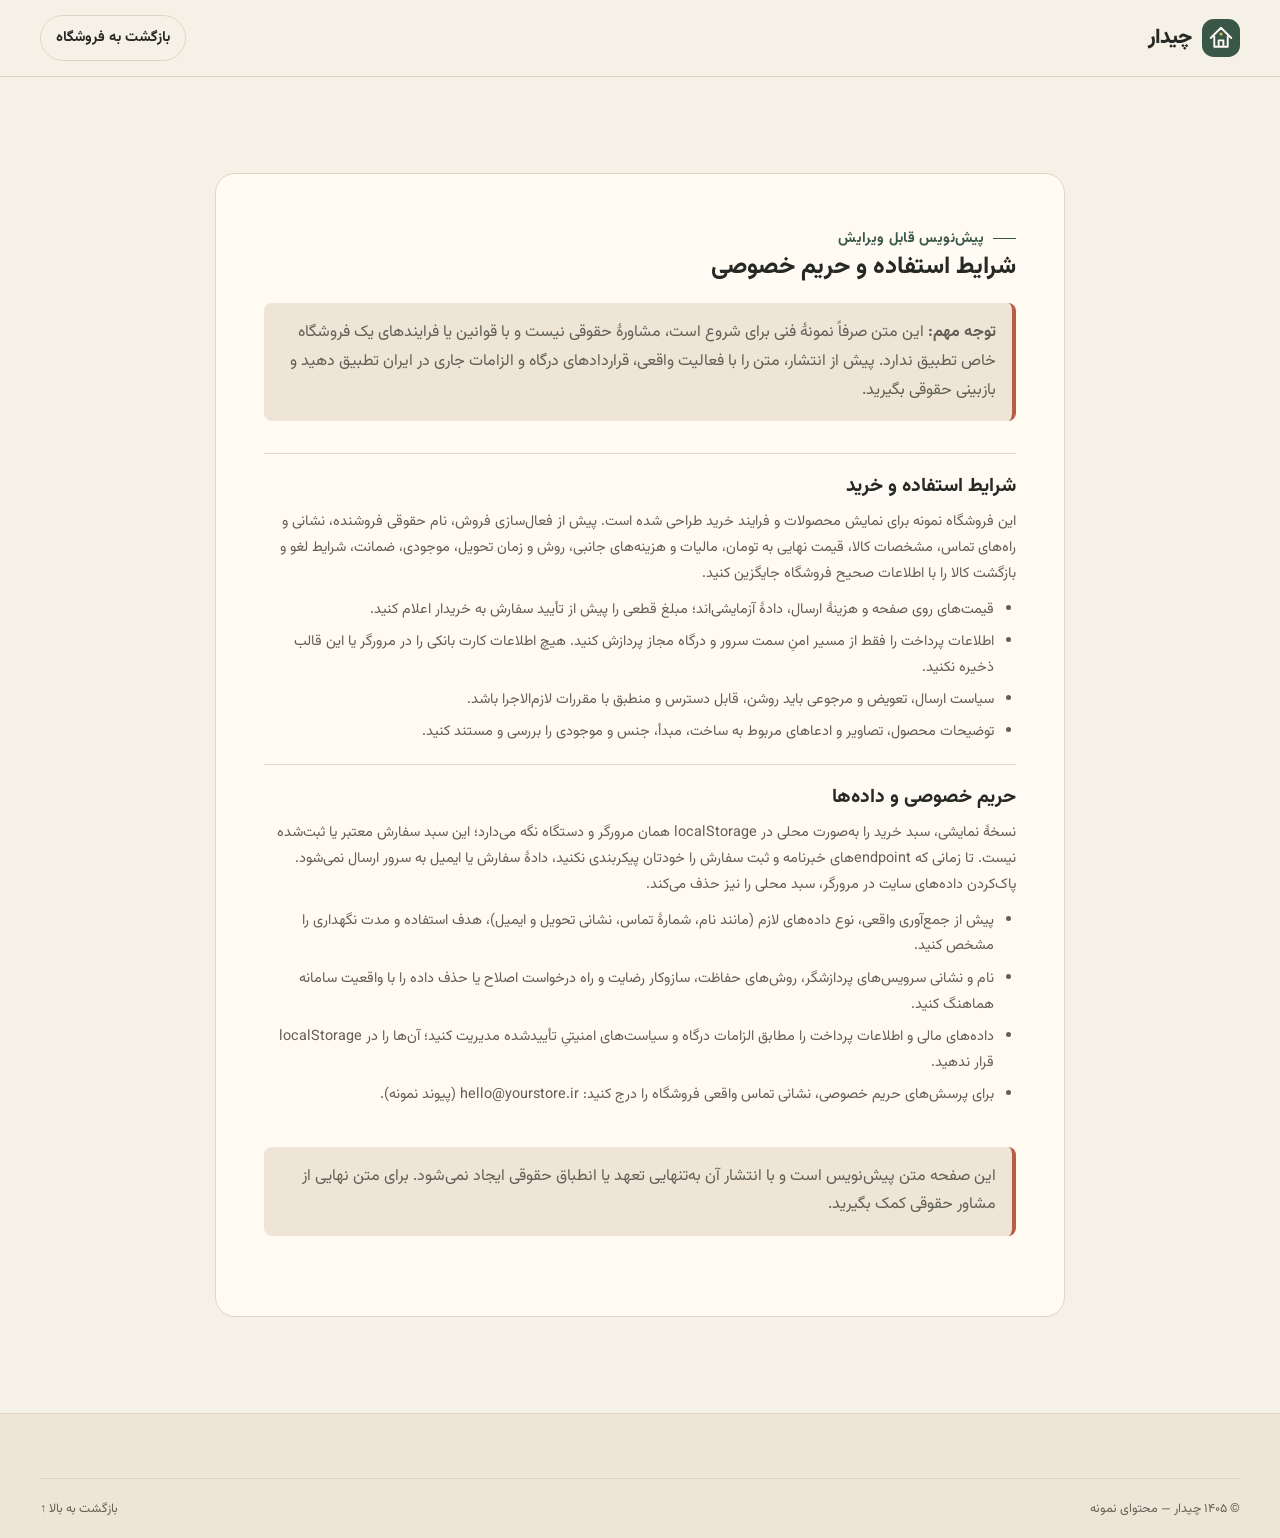
<file: Chidar/legal.html>
<!doctype html>
<html lang="fa" dir="rtl" data-theme="light">
<head>
  <meta charset="utf-8">
  <meta name="viewport" content="width=device-width, initial-scale=1">
  <meta name="description" content="پیش‌نویس نمونهٔ شرایط استفاده و حریم خصوصی فروشگاه چیدار؛ برای تطبیق با کسب‌وکار واقعی و بازبینی حقوقی.">
  <meta name="theme-color" content="#f6f1e7">
  <title>شرایط و حریم خصوصی | چیدار</title>
  <link rel="icon" type="image/svg+xml" href="assets/img/mark.svg">
  <link rel="stylesheet" href="assets/css/fonts.css">
  <link rel="stylesheet" href="assets/css/base.css">
  <link rel="stylesheet" href="assets/css/components.css">
  <link rel="stylesheet" href="assets/css/sections.css">
  <style>
    .legal-page { min-height: 65vh; padding-block: clamp(3rem, 8vw, 6rem); }
    .legal-card { max-width: 850px; margin-inline: auto; padding: clamp(1.25rem, 4vw, 3rem); border: 1px solid var(--line); border-radius: var(--radius-md); background: var(--surface); }
    .legal-warning { margin-block: 1.2rem 2rem; padding: 1rem; border-inline-start: 4px solid var(--accent); border-radius: .5rem; background: var(--surface-2); color: var(--muted); }
    .legal-section { padding-block: 1.2rem; border-top: 1px solid var(--line); }
    .legal-section h2 { margin-bottom: .6rem; font-size: 1.2rem; }
    .legal-section p, .legal-section li { color: var(--muted); font-size: .9rem; }
    .legal-section ul { display: grid; gap: .4rem; margin-top: .6rem; list-style: disc; padding-inline-start: 1.4rem; }
    .legal-top { display: flex; align-items: center; justify-content: space-between; gap: 1rem; margin-bottom: 1rem; }
  </style>
</head>
<body id="top">
  <a class="skip-link" href="#main">رفتن به محتوای اصلی</a>
  <header class="site-header"><div class="container header-inner"><a class="brand" href="index.html"><img class="brand-mark" src="assets/img/mark.svg" alt="" width="38" height="38"><span class="brand-name">چیدار</span></a><a class="button button-secondary button-small" href="index.html">بازگشت به فروشگاه</a></div></header>
  <main id="main" class="legal-page"><article class="container legal-card">
    <div class="legal-top"><div><span class="eyebrow">پیش‌نویس قابل ویرایش</span><h1>شرایط استفاده و حریم خصوصی</h1></div></div>
    <p class="legal-warning"><strong>توجه مهم:</strong> این متن صرفاً نمونهٔ فنی برای شروع است، مشاورهٔ حقوقی نیست و با قوانین یا فرایندهای یک فروشگاه خاص تطبیق ندارد. پیش از انتشار، متن را با فعالیت واقعی، قراردادهای درگاه و الزامات جاری در ایران تطبیق دهید و بازبینی حقوقی بگیرید.</p>
    <section class="legal-section" id="terms"><h2>شرایط استفاده و خرید</h2>
      <p>این فروشگاه نمونه برای نمایش محصولات و فرایند خرید طراحی شده است. پیش از فعال‌سازی فروش، نام حقوقی فروشنده، نشانی و راه‌های تماس، مشخصات کالا، قیمت نهایی به تومان، مالیات و هزینه‌های جانبی، روش و زمان تحویل، موجودی، ضمانت، شرایط لغو و بازگشت کالا را با اطلاعات صحیح فروشگاه جایگزین کنید.</p>
      <ul><li>قیمت‌های روی صفحه و هزینهٔ ارسال، دادهٔ آزمایشی‌اند؛ مبلغ قطعی را پیش از تأیید سفارش به خریدار اعلام کنید.</li><li>اطلاعات پرداخت را فقط از مسیر امنِ سمت سرور و درگاه مجاز پردازش کنید. هیچ اطلاعات کارت بانکی را در مرورگر یا این قالب ذخیره نکنید.</li><li>سیاست ارسال، تعویض و مرجوعی باید روشن، قابل دسترس و منطبق با مقررات لازم‌الاجرا باشد.</li><li>توضیحات محصول، تصاویر و ادعاهای مربوط به ساخت، مبدأ، جنس و موجودی را بررسی و مستند کنید.</li></ul>
    </section>
    <section class="legal-section" id="privacy"><h2>حریم خصوصی و داده‌ها</h2>
      <p>نسخهٔ نمایشی، سبد خرید را به‌صورت محلی در localStorage همان مرورگر و دستگاه نگه می‌دارد؛ این سبد سفارش معتبر یا ثبت‌شده نیست. تا زمانی که endpointهای خبرنامه و ثبت سفارش را خودتان پیکربندی نکنید، دادهٔ سفارش یا ایمیل به سرور ارسال نمی‌شود. پاک‌کردن داده‌های سایت در مرورگر، سبد محلی را نیز حذف می‌کند.</p>
      <ul><li>پیش از جمع‌آوری واقعی، نوع داده‌های لازم (مانند نام، شمارهٔ تماس، نشانی تحویل و ایمیل)، هدف استفاده و مدت نگهداری را مشخص کنید.</li><li>نام و نشانی سرویس‌های پردازشگر، روش‌های حفاظت، سازوکار رضایت و راه درخواست اصلاح یا حذف داده را با واقعیت سامانه هماهنگ کنید.</li><li>داده‌های مالی و اطلاعات پرداخت را مطابق الزامات درگاه و سیاست‌های امنیتیِ تأییدشده مدیریت کنید؛ آن‌ها را در localStorage قرار ندهید.</li><li>برای پرسش‌های حریم خصوصی، نشانی تماس واقعی فروشگاه را درج کنید: <a href="mailto:hello@yourstore.ir">hello@yourstore.ir</a> (پیوند نمونه).</li></ul>
    </section>
    <p class="legal-warning">این صفحه متن پیش‌نویس است و با انتشار آن به‌تنهایی تعهد یا انطباق حقوقی ایجاد نمی‌شود. برای متن نهایی از مشاور حقوقی کمک بگیرید.</p>
  </article></main>
  <footer class="site-footer"><div class="container footer-bottom"><p>© ۱۴۰۵ چیدار — محتوای نمونه</p><a href="#top">بازگشت به بالا ↑</a></div></footer>
</body>
</html>
</file>
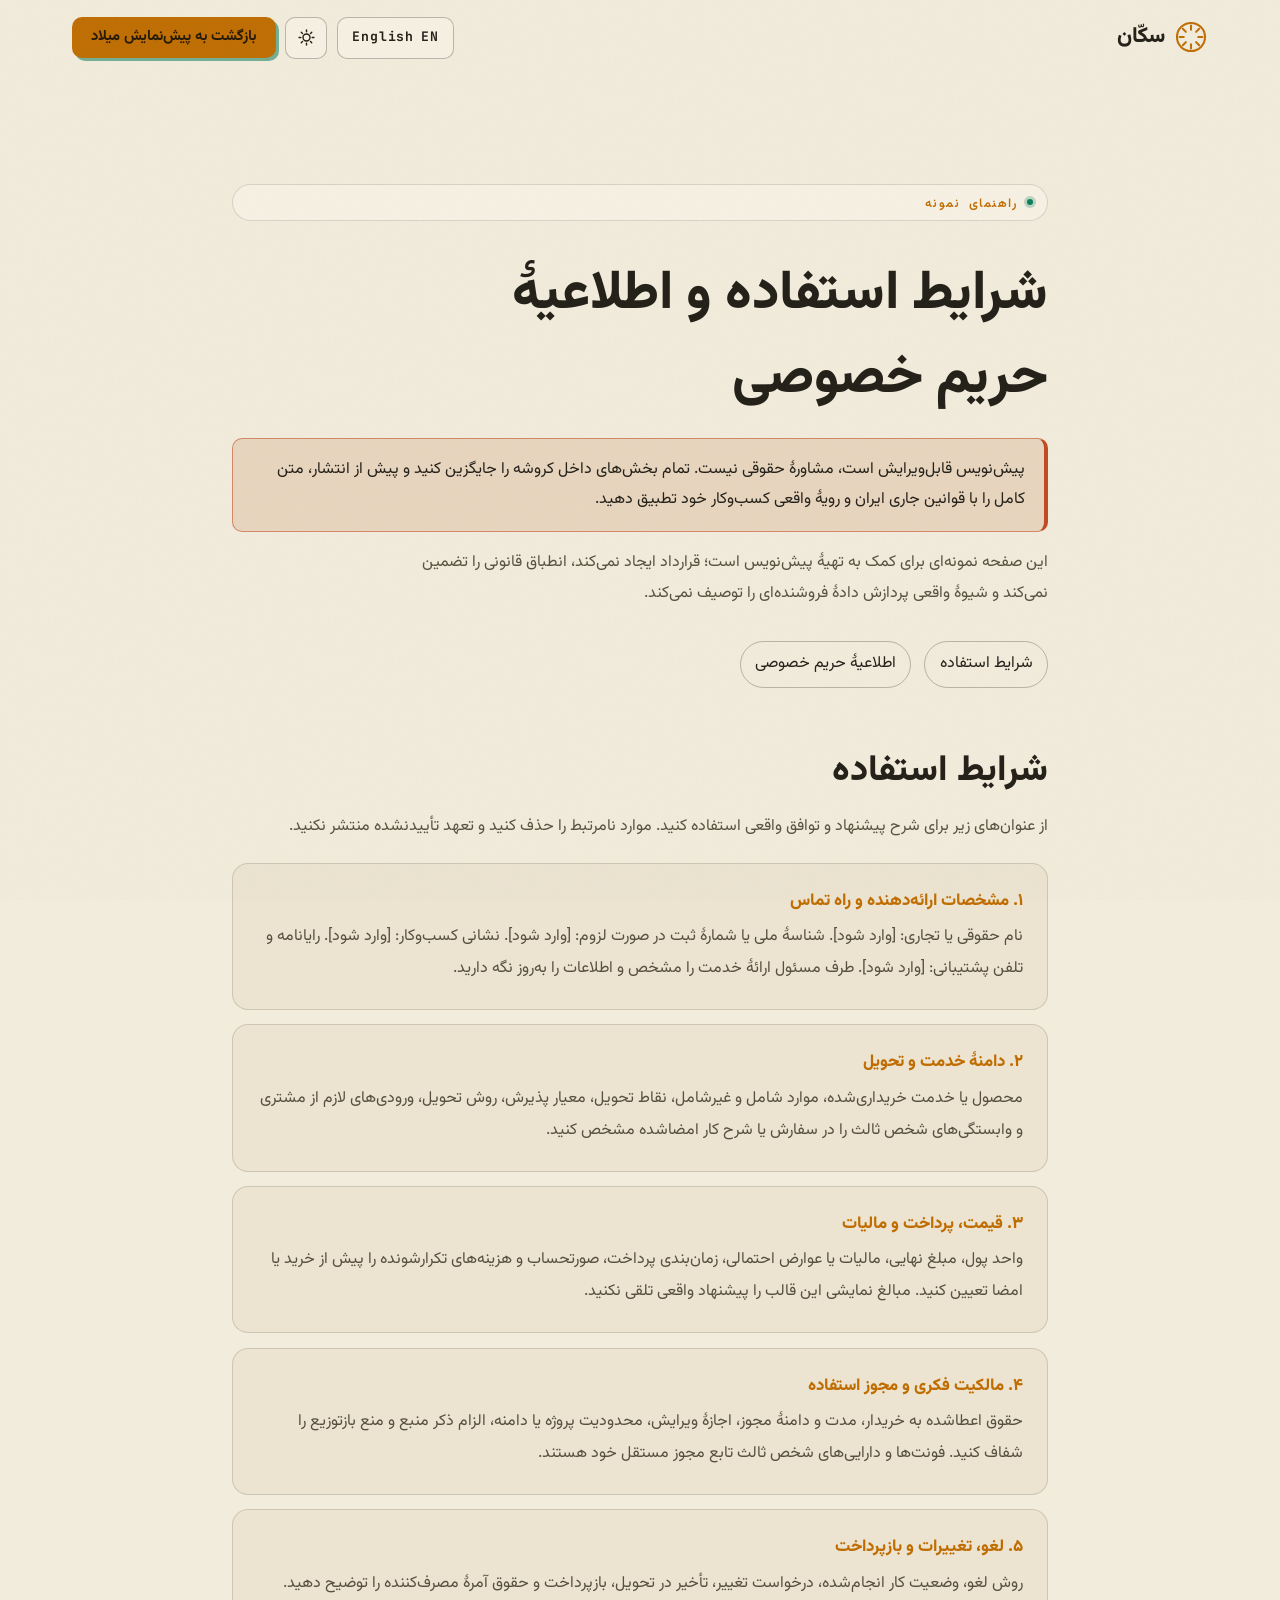
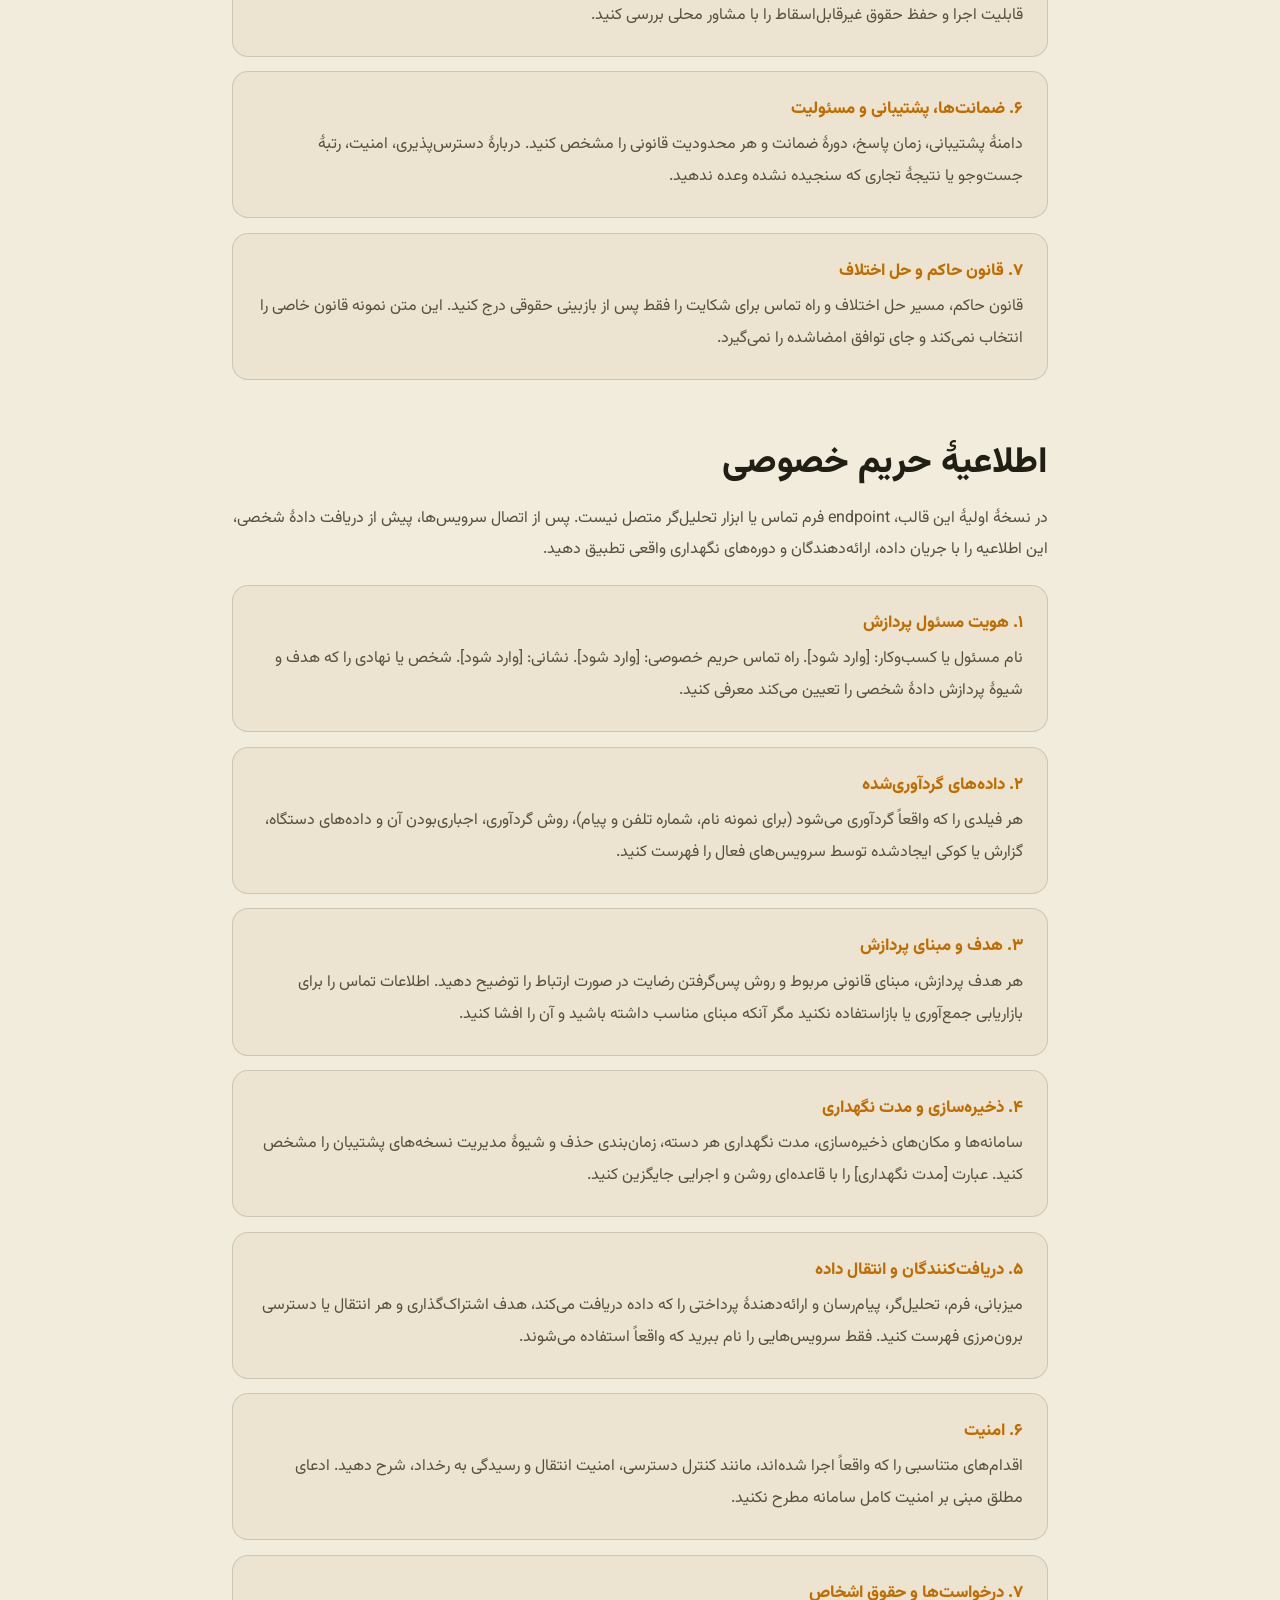
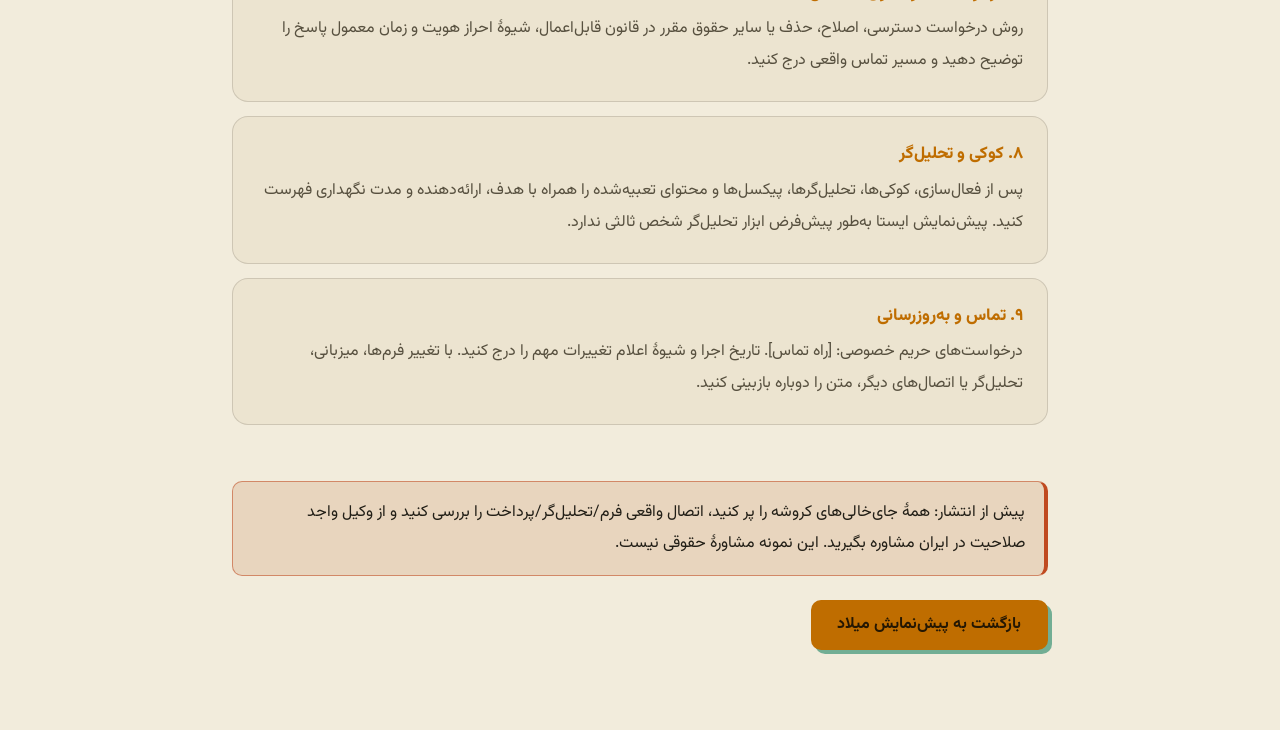
<file: Milad/legal.html>
<!doctype html>
<html lang="fa-IR" dir="rtl" data-theme="dark">
<head>
  <meta charset="UTF-8">
  <meta name="viewport" content="width=device-width, initial-scale=1, viewport-fit=cover">
  <title>شرایط استفاده و حریم خصوصی — میلاد | سکّان</title>
  <meta name="description" content="پیش‌نویس نمونه و قابل‌ویرایش شرایط استفاده و اطلاعیهٔ حریم خصوصی قالب میلاد از مجموعهٔ سکّان.">
  <meta name="theme-color" content="#0b0b0e">
  <meta property="og:title" content="شرایط استفاده و حریم خصوصی — میلاد | سکّان">
  <meta property="og:description" content="پیش‌نویس نمونه؛ پیش از انتشار با اطلاعات واقعی و قوانین جاری ایران تطبیق داده شود.">
  <meta property="og:type" content="website">
  <link rel="icon" type="image/svg+xml" href="assets/img/favicon.svg">
  <script>
    (function () {
      try {
        var t = localStorage.getItem('sokkan-theme');
        if (t === 'dark' || t === 'light') document.documentElement.setAttribute('data-theme', t);
        else if (window.matchMedia && window.matchMedia('(prefers-color-scheme: light)').matches) document.documentElement.setAttribute('data-theme', 'light');
        if (localStorage.getItem('sokkan-lang') === 'en') {
          document.documentElement.lang = 'en';
          document.documentElement.dir = 'ltr';
        }
      } catch (e) {}
    })();
  </script>
  <link rel="stylesheet" href="assets/css/fonts.css">
  <link rel="stylesheet" href="assets/css/base.css">
  <link rel="stylesheet" href="assets/css/components.css">
  <link rel="stylesheet" href="assets/css/sections.css">
</head>
<body class="legal-page"
  data-page-title-fa="شرایط استفاده و حریم خصوصی — میلاد | سکّان"
  data-page-title-en="Terms of use and privacy — Milad | Sokkan"
  data-page-description-fa="پیش‌نویس نمونهٔ شرایط استفاده و حریم خصوصی قالب میلاد؛ این متن مشاورهٔ حقوقی نیست و باید متناسب با کسب‌وکار و قوانین جاری بازبینی شود."
  data-page-description-en="Editable sample terms and privacy notice for the Milad template. Not legal advice; adapt to the actual business and current local law.">
  <a class="skip-link" href="#main" data-i18n="skipLink">پرش به محتوای اصلی</a>

  <header class="site-header legal-header">
    <div class="container header-in">
      <a class="brand" href="index.html" aria-label="بازگشت به پیش‌نمایش میلاد" data-i18n-aria="legalHomeLabel">
        <svg class="brand-logo" viewBox="0 0 40 40" aria-hidden="true">
          <circle cx="20" cy="20" r="16.5" fill="none" stroke="currentColor" stroke-width="2.4"/>
          <g stroke="currentColor" stroke-width="2.4" stroke-linecap="round">
            <path d="M20 6.5v5M20 28.5v5M6.5 20h5M28.5 20h5"/>
            <path d="M10.4 10.4l3.6 3.6M26 26l3.6 3.6M29.6 10.4L26 14M14 26l-3.6 3.6"/>
          </g>
        </svg>
        <span class="brand-name" data-i18n="brandName">سکّان</span>
      </a>
      <div class="header-actions">
        <button class="icon-btn lang-toggle" id="langToggle" type="button" aria-label="تغییر زبان به انگلیسی" data-i18n-aria="langToggleLabel">
          <span class="lang-short" data-i18n="langShort">EN</span>
          <span class="lang-full" data-i18n="langFull">English</span>
        </button>
        <button class="icon-btn theme-toggle" id="themeToggle" type="button" aria-label="تغییر حالت روشن/تاریک" data-i18n-aria="themeToggleLabel">
          <svg class="icon-sun" viewBox="0 0 24 24" aria-hidden="true"><circle cx="12" cy="12" r="4.4" fill="none" stroke="currentColor" stroke-width="1.8"/><g stroke="currentColor" stroke-width="1.8" stroke-linecap="round"><path d="M12 2.6v2.2M12 19.2v2.2M2.6 12h2.2M19.2 12h2.2M5.4 5.4l1.5 1.5M17.1 17.1l1.5 1.5M18.6 5.4l-1.5 1.5M6.9 17.1l-1.5 1.5"/></g></svg>
          <svg class="icon-moon" viewBox="0 0 24 24" aria-hidden="true"><path d="M20.4 14.2A8.4 8.4 0 0 1 9.8 3.6a8.4 8.4 0 1 0 10.6 10.6Z" fill="none" stroke="currentColor" stroke-width="1.8" stroke-linejoin="round"/></svg>
        </button>
        <a class="btn btn-sm btn-primary" href="index.html" data-i18n="legalBackHome">بازگشت به پیش‌نمایش میلاد</a>
      </div>
    </div>
  </header>

  <main class="legal-main" id="main">
    <div class="container legal-container">
      <header class="legal-heading">
        <p class="eyebrow" data-i18n="legalPageEyebrow">راهنمای نمونه</p>
        <h1 data-i18n="legalPageTitle">شرایط استفاده و اطلاعیهٔ حریم خصوصی</h1>
        <p class="legal-warning" role="note" data-i18n="legalDisclaimer">پیش‌نویس قابل‌ویرایش است، مشاورهٔ حقوقی نیست. تمام بخش‌های داخل کروشه را جایگزین کنید و پیش از انتشار، متن کامل را با قوانین جاری ایران و رویهٔ واقعی کسب‌وکار خود تطبیق دهید.</p>
        <p class="legal-intro" data-i18n="legalIntro">این صفحه نمونه‌ای برای کمک به تهیهٔ پیش‌نویس است؛ قرارداد ایجاد نمی‌کند، انطباق قانونی را تضمین نمی‌کند و شیوهٔ واقعی پردازش دادهٔ فروشنده‌ای را توصیف نمی‌کند.</p>
      </header>

      <nav class="legal-toc" aria-label="بخش‌های اطلاعیهٔ حقوقی" data-i18n-aria="legalSectionsLabel">
        <a href="#terms" data-i18n="legalTermsHeading">شرایط استفاده</a>
        <a href="#privacy" data-i18n="legalPrivacyHeading">اطلاعیهٔ حریم خصوصی</a>
      </nav>

      <section class="legal-section" id="terms" aria-labelledby="termsTitle">
        <h2 id="termsTitle" data-i18n="legalTermsHeading">شرایط استفاده</h2>
        <p data-i18n="termsIntro">از عنوان‌های زیر برای شرح پیشنهاد و توافق واقعی استفاده کنید. موارد نامرتبط را حذف کنید و تعهد تأییدنشده منتشر نکنید.</p>
        <div class="legal-card">
          <h3 data-i18n="termsProviderHeading">۱. مشخصات ارائه‌دهنده و راه تماس</h3>
          <p data-i18n="termsProviderBody">نام حقوقی یا تجاری: [وارد شود]. شناسهٔ ملی یا شمارهٔ ثبت در صورت لزوم: [وارد شود]. نشانی کسب‌وکار: [وارد شود]. رایانامه و تلفن پشتیبانی: [وارد شود]. طرف مسئول ارائهٔ خدمت را مشخص و اطلاعات را به‌روز نگه دارید.</p>
        </div>
        <div class="legal-card">
          <h3 data-i18n="termsOfferHeading">۲. دامنهٔ خدمت و تحویل</h3>
          <p data-i18n="termsOfferBody">محصول یا خدمت خریداری‌شده، موارد شامل و غیرشامل، نقاط تحویل، معیار پذیرش، روش تحویل، ورودی‌های لازم از مشتری و وابستگی‌های شخص ثالث را در سفارش یا شرح کار امضاشده مشخص کنید.</p>
        </div>
        <div class="legal-card">
          <h3 data-i18n="termsPricingHeading">۳. قیمت، پرداخت و مالیات</h3>
          <p data-i18n="termsPricingBody">واحد پول، مبلغ نهایی، مالیات یا عوارض احتمالی، زمان‌بندی پرداخت، صورتحساب و هزینه‌های تکرارشونده را پیش از خرید یا امضا تعیین کنید. مبالغ نمایشی این قالب را پیشنهاد واقعی تلقی نکنید.</p>
        </div>
        <div class="legal-card">
          <h3 data-i18n="termsIpHeading">۴. مالکیت فکری و مجوز استفاده</h3>
          <p data-i18n="termsIpBody">حقوق اعطاشده به خریدار، مدت و دامنهٔ مجوز، اجازهٔ ویرایش، محدودیت پروژه یا دامنه، الزام ذکر منبع و منع بازتوزیع را شفاف کنید. فونت‌ها و دارایی‌های شخص ثالث تابع مجوز مستقل خود هستند.</p>
        </div>
        <div class="legal-card">
          <h3 data-i18n="termsCancellationHeading">۵. لغو، تغییرات و بازپرداخت</h3>
          <p data-i18n="termsCancellationBody">روش لغو، وضعیت کار انجام‌شده، درخواست تغییر، تأخیر در تحویل، بازپرداخت و حقوق آمرهٔ مصرف‌کننده را توضیح دهید. قابلیت اجرا و حفظ حقوق غیرقابل‌اسقاط را با مشاور محلی بررسی کنید.</p>
        </div>
        <div class="legal-card">
          <h3 data-i18n="termsLiabilityHeading">۶. ضمانت‌ها، پشتیبانی و مسئولیت</h3>
          <p data-i18n="termsLiabilityBody">دامنهٔ پشتیبانی، زمان پاسخ، دورهٔ ضمانت و هر محدودیت قانونی را مشخص کنید. دربارهٔ دسترس‌پذیری، امنیت، رتبهٔ جست‌وجو یا نتیجهٔ تجاری که سنجیده نشده وعده ندهید.</p>
        </div>
        <div class="legal-card">
          <h3 data-i18n="termsLawHeading">۷. قانون حاکم و حل اختلاف</h3>
          <p data-i18n="termsLawBody">قانون حاکم، مسیر حل اختلاف و راه تماس برای شکایت را فقط پس از بازبینی حقوقی درج کنید. این متن نمونه قانون خاصی را انتخاب نمی‌کند و جای توافق امضاشده را نمی‌گیرد.</p>
        </div>
      </section>

      <section class="legal-section" id="privacy" aria-labelledby="privacyTitle">
        <h2 id="privacyTitle" data-i18n="legalPrivacyHeading">اطلاعیهٔ حریم خصوصی</h2>
        <p data-i18n="privacyIntro">در نسخهٔ اولیهٔ این قالب، endpoint فرم تماس یا ابزار تحلیل‌گر متصل نیست. پس از اتصال سرویس‌ها، پیش از دریافت دادهٔ شخصی، این اطلاعیه را با جریان داده، ارائه‌دهندگان و دوره‌های نگهداری واقعی تطبیق دهید.</p>
        <div class="legal-card">
          <h3 data-i18n="privacyControllerHeading">۱. هویت مسئول پردازش</h3>
          <p data-i18n="privacyControllerBody">نام مسئول یا کسب‌وکار: [وارد شود]. راه تماس حریم خصوصی: [وارد شود]. نشانی: [وارد شود]. شخص یا نهادی را که هدف و شیوهٔ پردازش دادهٔ شخصی را تعیین می‌کند معرفی کنید.</p>
        </div>
        <div class="legal-card">
          <h3 data-i18n="privacyDataHeading">۲. داده‌های گردآوری‌شده</h3>
          <p data-i18n="privacyDataBody">هر فیلدی را که واقعاً گردآوری می‌شود (برای نمونه نام، شماره تلفن و پیام)، روش گردآوری، اجباری‌بودن آن و داده‌های دستگاه، گزارش یا کوکی ایجادشده توسط سرویس‌های فعال را فهرست کنید.</p>
        </div>
        <div class="legal-card">
          <h3 data-i18n="privacyPurposeHeading">۳. هدف و مبنای پردازش</h3>
          <p data-i18n="privacyPurposeBody">هر هدف پردازش، مبنای قانونی مربوط و روش پس‌گرفتن رضایت در صورت ارتباط را توضیح دهید. اطلاعات تماس را برای بازاریابی جمع‌آوری یا بازاستفاده نکنید مگر آنکه مبنای مناسب داشته باشید و آن را افشا کنید.</p>
        </div>
        <div class="legal-card">
          <h3 data-i18n="privacyStorageHeading">۴. ذخیره‌سازی و مدت نگهداری</h3>
          <p data-i18n="privacyStorageBody">سامانه‌ها و مکان‌های ذخیره‌سازی، مدت نگهداری هر دسته، زمان‌بندی حذف و شیوهٔ مدیریت نسخه‌های پشتیبان را مشخص کنید. عبارت [مدت نگهداری] را با قاعده‌ای روشن و اجرایی جایگزین کنید.</p>
        </div>
        <div class="legal-card">
          <h3 data-i18n="privacySharingHeading">۵. دریافت‌کنندگان و انتقال داده</h3>
          <p data-i18n="privacySharingBody">میزبانی، فرم، تحلیل‌گر، پیام‌رسان و ارائه‌دهندهٔ پرداختی را که داده دریافت می‌کند، هدف اشتراک‌گذاری و هر انتقال یا دسترسی برون‌مرزی فهرست کنید. فقط سرویس‌هایی را نام ببرید که واقعاً استفاده می‌شوند.</p>
        </div>
        <div class="legal-card">
          <h3 data-i18n="privacySecurityHeading">۶. امنیت</h3>
          <p data-i18n="privacySecurityBody">اقدام‌های متناسبی را که واقعاً اجرا شده‌اند، مانند کنترل دسترسی، امنیت انتقال و رسیدگی به رخداد، شرح دهید. ادعای مطلق مبنی بر امنیت کامل سامانه مطرح نکنید.</p>
        </div>
        <div class="legal-card">
          <h3 data-i18n="privacyRightsHeading">۷. درخواست‌ها و حقوق اشخاص</h3>
          <p data-i18n="privacyRightsBody">روش درخواست دسترسی، اصلاح، حذف یا سایر حقوق مقرر در قانون قابل‌اعمال، شیوهٔ احراز هویت و زمان معمول پاسخ را توضیح دهید و مسیر تماس واقعی درج کنید.</p>
        </div>
        <div class="legal-card">
          <h3 data-i18n="privacyCookiesHeading">۸. کوکی و تحلیل‌گر</h3>
          <p data-i18n="privacyCookiesBody">پس از فعال‌سازی، کوکی‌ها، تحلیل‌گرها، پیکسل‌ها و محتوای تعبیه‌شده را همراه با هدف، ارائه‌دهنده و مدت نگهداری فهرست کنید. پیش‌نمایش ایستا به‌طور پیش‌فرض ابزار تحلیل‌گر شخص ثالثی ندارد.</p>
        </div>
        <div class="legal-card">
          <h3 data-i18n="privacyContactHeading">۹. تماس و به‌روزرسانی</h3>
          <p data-i18n="privacyContactBody">درخواست‌های حریم خصوصی: [راه تماس]. تاریخ اجرا و شیوهٔ اعلام تغییرات مهم را درج کنید. با تغییر فرم‌ها، میزبانی، تحلیل‌گر یا اتصال‌های دیگر، متن را دوباره بازبینی کنید.</p>
        </div>
      </section>

      <p class="legal-review" role="note" data-i18n="legalReviewNote">پیش از انتشار: همهٔ جای‌خالی‌های کروشه را پر کنید، اتصال واقعی فرم/تحلیل‌گر/پرداخت را بررسی کنید و از وکیل واجد صلاحیت در ایران مشاوره بگیرید. این نمونه مشاورهٔ حقوقی نیست.</p>
      <p class="legal-back"><a class="btn btn-primary" href="index.html" data-i18n="legalBackHome">بازگشت به پیش‌نمایش میلاد</a></p>
    </div>
  </main>

  <script src="assets/js/main.js" defer></script>
</body>
</html>
</file>
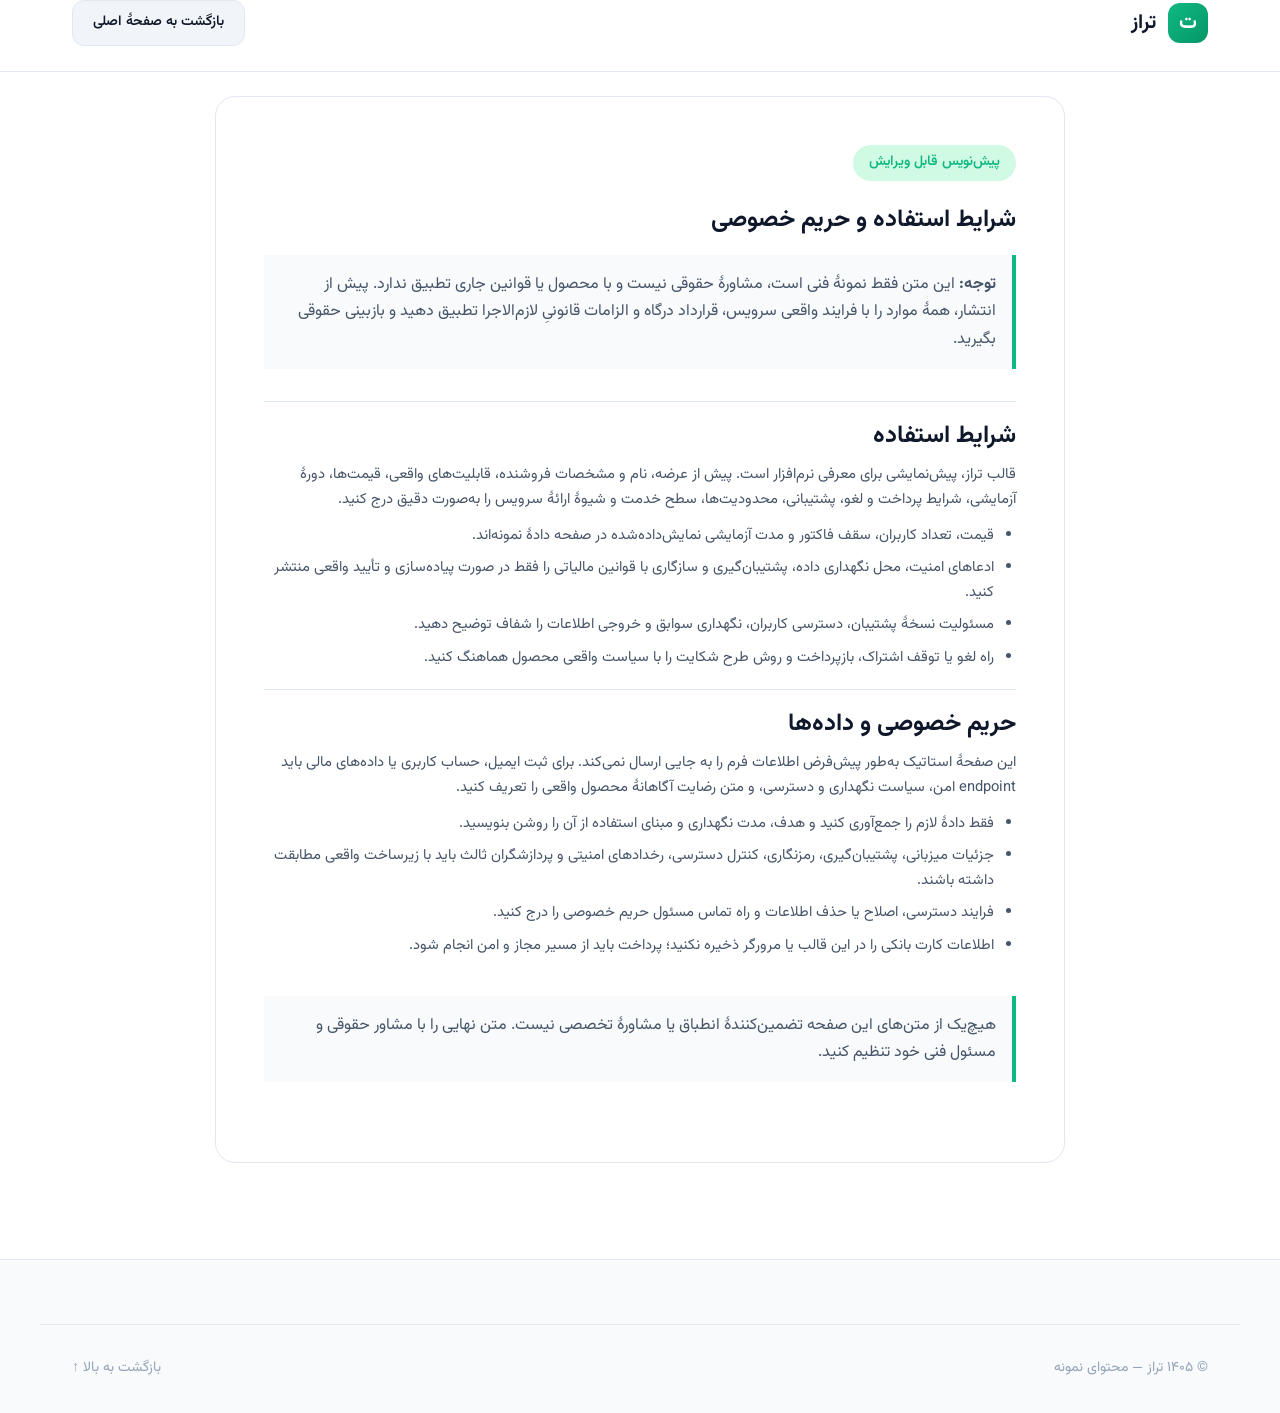
<file: Taraz/legal.html>
<!doctype html>
<html lang="fa" dir="rtl" data-theme="light">
<head>
  <meta charset="UTF-8">
  <meta name="viewport" content="width=device-width, initial-scale=1">
  <meta name="theme-color" content="#ffffff">
  <meta name="description" content="پیش‌نویس نمونهٔ شرایط استفاده و حریم خصوصی تراز؛ نیازمند تطبیق با محصول واقعی و بازبینی حقوقی.">
  <title>شرایط و حریم خصوصی | تراز</title>
  <link rel="icon" type="image/svg+xml" href="assets/img/favicon.svg">
  <link rel="stylesheet" href="assets/css/fonts.css"><link rel="stylesheet" href="assets/css/base.css"><link rel="stylesheet" href="assets/css/components.css"><link rel="stylesheet" href="assets/css/sections.css">
  <style>.legal-page{min-height:65vh;padding-block:clamp(3rem,8vw,6rem)}.legal-card{max-width:850px;margin:auto;padding:clamp(1.25rem,4vw,3rem);border:1px solid var(--border);border-radius:var(--radius-lg);background:var(--bg-elevated)}.legal-note{margin-block:1.2rem 2rem;padding:1rem;border-inline-start:4px solid var(--accent);background:var(--bg-alt);color:var(--text-secondary)}.legal-section{padding-block:1.2rem;border-top:1px solid var(--border)}.legal-section h2{margin-bottom:.6rem}.legal-section p,.legal-section li{color:var(--text-secondary);font-size:.92rem}.legal-section ul{display:grid;gap:.45rem;margin-top:.7rem;list-style:disc;padding-inline-start:1.4rem}.legal-header{display:flex;align-items:center;justify-content:space-between;gap:1rem;margin-bottom:1.2rem}</style>
</head>
<body id="top">
  <a class="skip-link" href="#main">رفتن به محتوای اصلی</a>
  <header class="header"><div class="container"><div class="header-inner"><a href="index.html" class="logo"><div class="logo-icon" aria-hidden="true">ت</div><span>تراز</span></a><a href="index.html" class="btn btn-secondary btn-sm">بازگشت به صفحهٔ اصلی</a></div></div></header>
  <main id="main" class="legal-page"><article class="container legal-card">
    <div class="legal-header"><div><div class="section-badge">پیش‌نویس قابل ویرایش</div><h1>شرایط استفاده و حریم خصوصی</h1></div></div>
    <p class="legal-note"><strong>توجه:</strong> این متن فقط نمونهٔ فنی است، مشاورهٔ حقوقی نیست و با محصول یا قوانین جاری تطبیق ندارد. پیش از انتشار، همهٔ موارد را با فرایند واقعی سرویس، قرارداد درگاه و الزامات قانونیِ لازم‌الاجرا تطبیق دهید و بازبینی حقوقی بگیرید.</p>
    <section class="legal-section" id="terms"><h2>شرایط استفاده</h2><p>قالب تراز، پیش‌نمایشی برای معرفی نرم‌افزار است. پیش از عرضه، نام و مشخصات فروشنده، قابلیت‌های واقعی، قیمت‌ها، دورهٔ آزمایشی، شرایط پرداخت و لغو، پشتیبانی، محدودیت‌ها، سطح خدمت و شیوهٔ ارائهٔ سرویس را به‌صورت دقیق درج کنید.</p><ul><li>قیمت، تعداد کاربران، سقف فاکتور و مدت آزمایشی نمایش‌داده‌شده در صفحه دادهٔ نمونه‌اند.</li><li>ادعاهای امنیت، محل نگهداری داده، پشتیبان‌گیری و سازگاری با قوانین مالیاتی را فقط در صورت پیاده‌سازی و تأیید واقعی منتشر کنید.</li><li>مسئولیت نسخهٔ پشتیبان، دسترسی کاربران، نگهداری سوابق و خروجی اطلاعات را شفاف توضیح دهید.</li><li>راه لغو یا توقف اشتراک، بازپرداخت و روش طرح شکایت را با سیاست واقعی محصول هماهنگ کنید.</li></ul></section>
    <section class="legal-section" id="privacy"><h2>حریم خصوصی و داده‌ها</h2><p>این صفحهٔ استاتیک به‌طور پیش‌فرض اطلاعات فرم را به جایی ارسال نمی‌کند. برای ثبت ایمیل، حساب کاربری یا داده‌های مالی باید endpoint امن، سیاست نگهداری و دسترسی، و متن رضایت آگاهانهٔ محصول واقعی را تعریف کنید.</p><ul><li>فقط دادهٔ لازم را جمع‌آوری کنید و هدف، مدت نگهداری و مبنای استفاده از آن را روشن بنویسید.</li><li>جزئیات میزبانی، پشتیبان‌گیری، رمزنگاری، کنترل دسترسی، رخدادهای امنیتی و پردازشگران ثالث باید با زیرساخت واقعی مطابقت داشته باشند.</li><li>فرایند دسترسی، اصلاح یا حذف اطلاعات و راه تماس مسئول حریم خصوصی را درج کنید.</li><li>اطلاعات کارت بانکی را در این قالب یا مرورگر ذخیره نکنید؛ پرداخت باید از مسیر مجاز و امن انجام شود.</li></ul></section>
    <p class="legal-note">هیچ‌یک از متن‌های این صفحه تضمین‌کنندهٔ انطباق یا مشاورهٔ تخصصی نیست. متن نهایی را با مشاور حقوقی و مسئول فنی خود تنظیم کنید.</p>
  </article></main>
  <footer class="footer"><div class="container footer-bottom"><p>© ۱۴۰۵ تراز — محتوای نمونه</p><a href="#top">بازگشت به بالا ↑</a></div></footer>
</body>
</html>
</file>
<file: Chidar/assets/css/fonts.css>
@font-face {
  font-family: 'Vazirmatn';
  font-style: normal;
  font-weight: 100 900;
  font-display: swap;
  src: url('../fonts/Vazirmatn-0.woff2') format('woff2');
  unicode-range: U+0600-06FF, U+0750-077F, U+0870-088E, U+0890-0891, U+0897-08E1, U+08E3-08FF, U+200C-200E, U+2010-2011, U+204F, U+2E41, U+FB50-FDFF, U+FE70-FE74, U+FE76-FEFC, U+102E0-102FB, U+10E60-10E7E, U+10EC2-10EC4, U+10EFC-10EFF, U+1EE00-1EE03, U+1EE05-1EE1F, U+1EE21-1EE22, U+1EE24, U+1EE27, U+1EE29-1EE32, U+1EE34-1EE37, U+1EE39, U+1EE3B, U+1EE42, U+1EE47, U+1EE49, U+1EE4B, U+1EE4D-1EE4F, U+1EE51-1EE52, U+1EE54, U+1EE57, U+1EE59, U+1EE5B, U+1EE5D, U+1EE5F, U+1EE61-1EE62, U+1EE64, U+1EE67-1EE6A, U+1EE6C-1EE72, U+1EE74-1EE77, U+1EE79-1EE7C, U+1EE7E, U+1EE80-1EE89, U+1EE8B-1EE9B, U+1EEA1-1EEA3, U+1EEA5-1EEA9, U+1EEAB-1EEBB, U+1EEF0-1EEF1;
}

@font-face {
  font-family: 'Vazirmatn';
  font-style: normal;
  font-weight: 100 900;
  font-display: swap;
  src: url('../fonts/Vazirmatn-1.woff2') format('woff2');
  unicode-range: U+0100-02BA, U+02BD-02C5, U+02C7-02CC, U+02CE-02D7, U+02DD-02FF, U+0304, U+0308, U+0329, U+1D00-1DBF, U+1E00-1E9F, U+1EF2-1EFF, U+2020, U+20A0-20AB, U+20AD-20C0, U+2113, U+2C60-2C7F, U+A720-A7FF;
}

@font-face {
  font-family: 'Vazirmatn';
  font-style: normal;
  font-weight: 100 900;
  font-display: swap;
  src: url('../fonts/Vazirmatn-2.woff2') format('woff2');
  unicode-range: U+0000-00FF, U+0131, U+0152-0153, U+02BB-02BC, U+02C6, U+02DA, U+02DC, U+0304, U+0308, U+0329, U+2000-206F, U+20AC, U+2122, U+2191, U+2193, U+2212, U+2215, U+FEFF, U+FFFD;
}

@font-face {
  font-family: 'Noto Naskh Arabic';
  font-style: normal;
  font-weight: 400 700;
  font-display: swap;
  src: url('../fonts/NotoNaskhArabic-0.woff2') format('woff2');
  unicode-range: U+0600-06FF, U+0750-077F, U+0870-088E, U+0890-0891, U+0897-08E1, U+08E3-08FF, U+200C-200E, U+2010-2011, U+204F, U+2E41, U+FB50-FDFF, U+FE70-FE74, U+FE76-FEFC, U+102E0-102FB, U+10E60-10E7E, U+10EC2-10EC4, U+10EFC-10EFF, U+1EE00-1EE03, U+1EE05-1EE1F, U+1EE21-1EE22, U+1EE24, U+1EE27, U+1EE29-1EE32, U+1EE34-1EE37, U+1EE39, U+1EE3B, U+1EE42, U+1EE47, U+1EE49, U+1EE4B, U+1EE4D-1EE4F, U+1EE51-1EE52, U+1EE54, U+1EE57, U+1EE59, U+1EE5B, U+1EE5D, U+1EE5F, U+1EE61-1EE62, U+1EE64, U+1EE67-1EE6A, U+1EE6C-1EE72, U+1EE74-1EE77, U+1EE79-1EE7C, U+1EE7E, U+1EE80-1EE89, U+1EE8B-1EE9B, U+1EEA1-1EEA3, U+1EEA5-1EEA9, U+1EEAB-1EEBB, U+1EEF0-1EEF1;
}

@font-face {
  font-family: 'Noto Naskh Arabic';
  font-style: normal;
  font-weight: 400 700;
  font-display: swap;
  src: url('../fonts/NotoNaskhArabic-1.woff2') format('woff2');
  unicode-range: U+0302-0303, U+0305, U+0307-0308, U+0310, U+0312, U+0315, U+031A, U+0326-0327, U+032C, U+032F-0330, U+0332-0333, U+0338, U+033A, U+0346, U+034D, U+0391-03A1, U+03A3-03A9, U+03B1-03C9, U+03D1, U+03D5-03D6, U+03F0-03F1, U+03F4-03F5, U+2016-2017, U+2034-2038, U+203C, U+2040, U+2043, U+2047, U+2050, U+2057, U+205F, U+2070-2071, U+2074-208E, U+2090-209C, U+20D0-20DC, U+20E1, U+20E5-20EF, U+2100-2112, U+2114-2115, U+2117-2121, U+2123-214F, U+2190, U+2192, U+2194-21AE, U+21B0-21E5, U+21F1-21F2, U+21F4-2211, U+2213-2214, U+2216-22FF, U+2308-230B, U+2310, U+2319, U+231C-2321, U+2336-237A, U+237C, U+2395, U+239B-23B7, U+23D0, U+23DC-23E1, U+2474-2475, U+25AF, U+25B3, U+25B7, U+25BD, U+25C1, U+25CA, U+25CC, U+25FB, U+266D-266F, U+27C0-27FF, U+2900-2AFF, U+2B0E-2B11, U+2B30-2B4C, U+2BFE, U+3030, U+FF5B, U+FF5D, U+1D400-1D7FF, U+1EE00-1EEFF;
}

@font-face {
  font-family: 'Noto Naskh Arabic';
  font-style: normal;
  font-weight: 400 700;
  font-display: swap;
  src: url('../fonts/NotoNaskhArabic-2.woff2') format('woff2');
  unicode-range: U+0001-000C, U+000E-001F, U+007F-009F, U+20DD-20E0, U+20E2-20E4, U+2150-218F, U+2190, U+2192, U+2194-2199, U+21AF, U+21E6-21F0, U+21F3, U+2218-2219, U+2299, U+22C4-22C6, U+2300-243F, U+2440-244A, U+2460-24FF, U+25A0-27BF, U+2800-28FF, U+2921-2922, U+2981, U+29BF, U+29EB, U+2B00-2BFF, U+4DC0-4DFF, U+FFF9-FFFB, U+10140-1018E, U+10190-1019C, U+101A0, U+101D0-101FD, U+102E0-102FB, U+10E60-10E7E, U+1D2C0-1D2D3, U+1D2E0-1D37F, U+1F000-1F0FF, U+1F100-1F1AD, U+1F1E6-1F1FF, U+1F30D-1F30F, U+1F315, U+1F31C, U+1F31E, U+1F320-1F32C, U+1F336, U+1F378, U+1F37D, U+1F382, U+1F393-1F39F, U+1F3A7-1F3A8, U+1F3AC-1F3AF, U+1F3C2, U+1F3C4-1F3C6, U+1F3CA-1F3CE, U+1F3D4-1F3E0, U+1F3ED, U+1F3F1-1F3F3, U+1F3F5-1F3F7, U+1F408, U+1F415, U+1F41F, U+1F426, U+1F43F, U+1F441-1F442, U+1F444, U+1F446-1F449, U+1F44C-1F44E, U+1F453, U+1F46A, U+1F47D, U+1F4A3, U+1F4B0, U+1F4B3, U+1F4B9, U+1F4BB, U+1F4BF, U+1F4C8-1F4CB, U+1F4D6, U+1F4DA, U+1F4DF, U+1F4E3-1F4E6, U+1F4EA-1F4ED, U+1F4F7, U+1F4F9-1F4FB, U+1F4FD-1F4FE, U+1F503, U+1F507-1F50B, U+1F50D, U+1F512-1F513, U+1F53E-1F54A, U+1F54F-1F5FA, U+1F610, U+1F650-1F67F, U+1F687, U+1F68D, U+1F691, U+1F694, U+1F698, U+1F6AD, U+1F6B2, U+1F6B9-1F6BA, U+1F6BC, U+1F6C6-1F6CF, U+1F6D3-1F6D7, U+1F6E0-1F6EA, U+1F6F0-1F6F3, U+1F6F7-1F6FC, U+1F700-1F7FF, U+1F800-1F80B, U+1F810-1F847, U+1F850-1F859, U+1F860-1F887, U+1F890-1F8AD, U+1F8B0-1F8BB, U+1F8C0-1F8C1, U+1F900-1F90B, U+1F93B, U+1F946, U+1F984, U+1F996, U+1F9E9, U+1FA00-1FA6F, U+1FA70-1FA7C, U+1FA80-1FA89, U+1FA8F-1FAC6, U+1FACE-1FADC, U+1FADF-1FAE9, U+1FAF0-1FAF8, U+1FB00-1FBFF;
}

@font-face {
  font-family: 'Noto Naskh Arabic';
  font-style: normal;
  font-weight: 400 700;
  font-display: swap;
  src: url('../fonts/NotoNaskhArabic-3.woff2') format('woff2');
  unicode-range: U+0100-02BA, U+02BD-02C5, U+02C7-02CC, U+02CE-02D7, U+02DD-02FF, U+0304, U+0308, U+0329, U+1D00-1DBF, U+1E00-1E9F, U+1EF2-1EFF, U+2020, U+20A0-20AB, U+20AD-20C0, U+2113, U+2C60-2C7F, U+A720-A7FF;
}

@font-face {
  font-family: 'Noto Naskh Arabic';
  font-style: normal;
  font-weight: 400 700;
  font-display: swap;
  src: url('../fonts/NotoNaskhArabic-4.woff2') format('woff2');
  unicode-range: U+0000-00FF, U+0131, U+0152-0153, U+02BB-02BC, U+02C6, U+02DA, U+02DC, U+0304, U+0308, U+0329, U+2000-206F, U+20AC, U+2122, U+2191, U+2193, U+2212, U+2215, U+FEFF, U+FFFD;
}

@font-face {
  font-family: 'JetBrains Mono';
  font-style: normal;
  font-weight: 100 800;
  font-display: swap;
  src: url('../fonts/JetBrainsMono-1.woff2') format('woff2');
  unicode-range: U+0301, U+0400-045F, U+0490-0491, U+04B0-04B1, U+2116;
}

@font-face {
  font-family: 'JetBrains Mono';
  font-style: normal;
  font-weight: 100 800;
  font-display: swap;
  src: url('../fonts/JetBrainsMono-2.woff2') format('woff2');
  unicode-range: U+0370-0377, U+037A-037F, U+0384-038A, U+038C, U+038E-03A1, U+03A3-03FF;
}

@font-face {
  font-family: 'JetBrains Mono';
  font-style: normal;
  font-weight: 100 800;
  font-display: swap;
  src: url('../fonts/JetBrainsMono-3.woff2') format('woff2');
  unicode-range: U+0102-0103, U+0110-0111, U+0128-0129, U+0168-0169, U+01A0-01A1, U+01AF-01B0, U+0300-0301, U+0303-0304, U+0308-0309, U+0323, U+0329, U+1EA0-1EF9, U+20AB;
}

@font-face {
  font-family: 'JetBrains Mono';
  font-style: normal;
  font-weight: 100 800;
  font-display: swap;
  src: url('../fonts/JetBrainsMono-4.woff2') format('woff2');
  unicode-range: U+0100-02BA, U+02BD-02C5, U+02C7-02CC, U+02CE-02D7, U+02DD-02FF, U+0304, U+0308, U+0329, U+1D00-1DBF, U+1E00-1E9F, U+1EF2-1EFF, U+2020, U+20A0-20AB, U+20AD-20C0, U+2113, U+2C60-2C7F, U+A720-A7FF;
}

@font-face {
  font-family: 'JetBrains Mono';
  font-style: normal;
  font-weight: 100 800;
  font-display: swap;
  src: url('../fonts/JetBrainsMono-5.woff2') format('woff2');
  unicode-range: U+0000-00FF, U+0131, U+0152-0153, U+02BB-02BC, U+02C6, U+02DA, U+02DC, U+0304, U+0308, U+0329, U+2000-206F, U+20AC, U+2122, U+2191, U+2193, U+2212, U+2215, U+FEFF, U+FFFD;
}
</file>
<file: Chidar/assets/css/base.css>
/* Chidar — warm, RTL-first storefront design system. */
:root {
  --font-sans: 'Vazirmatn', Tahoma, sans-serif;
  --font-serif: 'Noto Naskh Arabic', 'Vazirmatn', serif;
  --font-mono: 'JetBrains Mono', 'Vazirmatn', monospace;
  --container: 1200px;
  --header-height: 76px;
  --section-space: clamp(4rem, 8vw, 7rem);
  --radius-sm: 12px;
  --radius-md: 20px;
  --radius-lg: 30px;
  --radius-pill: 999px;
  --ease: cubic-bezier(.22, .75, .25, 1);
  --fast: 160ms;
  --normal: 280ms;
  --z-header: 50;
  --z-scrim: 80;
  --z-drawer: 90;
  --z-toast: 110;
  --text-xs: .78rem;
  --text-sm: .9rem;
  --text-base: 1rem;
  --text-lg: 1.15rem;
  --title: clamp(2rem, 4.8vw, 3.65rem);
}

:root[data-theme="light"] {
  --bg: #f6f1e7;
  --surface: #fffaf2;
  --surface-2: #eee5d7;
  --surface-3: #e6dac8;
  --text: #262823;
  --muted: #625f56;
  --soft: #777267;
  --line: #dfd5c6;
  --brand: #385747;
  --brand-strong: #294536;
  --brand-ink: #fffaf2;
  --accent: #b65f43;
  --gold: #bc8d4d;
  --positive: #3e7657;
  --danger: #a63d39;
  --shadow-sm: 0 5px 18px rgba(52, 43, 30, .07);
  --shadow-md: 0 18px 45px rgba(52, 43, 30, .12);
  --shadow-lg: 0 28px 80px rgba(28, 36, 29, .22);
  --header-bg: rgba(246, 241, 231, .94);
  color-scheme: light;
}
:root[data-theme="dark"] {
  --bg: #1b241e;
  --surface: #232e26;
  --surface-2: #2b382f;
  --surface-3: #36443a;
  --text: #f5efe3;
  --muted: #d0c7b8;
  --soft: #b7ad9d;
  --line: rgba(245, 239, 227, .16);
  --brand: #aec8b2;
  --brand-strong: #c3d8c6;
  --brand-ink: #18231c;
  --accent: #e49a7b;
  --gold: #d6b36d;
  --positive: #9ec4a8;
  --danger: #ff9c91;
  --shadow-sm: 0 5px 18px rgba(0, 0, 0, .18);
  --shadow-md: 0 18px 45px rgba(0, 0, 0, .27);
  --shadow-lg: 0 28px 80px rgba(0, 0, 0, .48);
  --header-bg: rgba(27, 36, 30, .95);
  color-scheme: dark;
}

*, *::before, *::after { box-sizing: border-box; }
* { margin: 0; }
html { scroll-behavior: smooth; scroll-padding-top: calc(var(--header-height) + 18px); -webkit-text-size-adjust: 100%; }
body {
  min-width: 320px;
  min-height: 100vh;
  overflow-x: hidden;
  background: var(--bg);
  color: var(--text);
  font-family: var(--font-sans);
  font-size: var(--text-base);
  line-height: 1.8;
  -webkit-font-smoothing: antialiased;
  text-rendering: optimizeLegibility;
  transition: background-color var(--normal) var(--ease), color var(--normal) var(--ease);
}
body.menu-open, body.cart-open { overflow: hidden; }
img, svg, video { display: block; max-width: 100%; }
img { height: auto; }
button, input, select, textarea { color: inherit; font: inherit; }
button { cursor: pointer; }
a { color: inherit; text-decoration: none; }
ul, ol { list-style: none; padding: 0; }
h1, h2, h3, h4 { line-height: 1.35; font-weight: 750; }
::selection { background: var(--brand); color: var(--brand-ink); }
:focus-visible { outline: 3px solid var(--accent); outline-offset: 4px; border-radius: 5px; }
[hidden] { display: none !important; }

.skip-link {
  position: fixed;
  z-index: 200;
  top: .75rem;
  inset-inline-start: .75rem;
  padding: .65rem 1rem;
  transform: translateY(-180%);
  border-radius: var(--radius-sm);
  background: var(--brand);
  color: var(--brand-ink);
  font-weight: 700;
}
.skip-link:focus { transform: none; }
.container { width: min(var(--container), 100% - 2.5rem); margin-inline: auto; }
.section { padding-block: var(--section-space); }
.eyebrow {
  display: inline-flex;
  align-items: center;
  gap: .55rem;
  color: var(--brand);
  font-size: var(--text-sm);
  font-weight: 700;
  letter-spacing: .025em;
}
.eyebrow::before { content: ''; width: 1.45rem; height: 1px; background: currentColor; }
.section-heading { max-width: 680px; margin-bottom: clamp(2rem, 4.5vw, 3.5rem); }
.section-heading.center { margin-inline: auto; text-align: center; }
.section-heading.center .eyebrow { justify-content: center; }
.section-title { margin-top: .6rem; font-size: clamp(1.85rem, 4vw, 3.15rem); letter-spacing: -.025em; }
.section-copy { margin-top: .8rem; color: var(--muted); font-size: var(--text-lg); max-width: 56ch; }
.section-heading.center .section-copy { margin-inline: auto; }
.serif { font-family: var(--font-serif); font-weight: 600; }
.latin, .mono { font-family: var(--font-mono); }
.muted { color: var(--muted); }
.visually-hidden {
  position: absolute !important;
  width: 1px !important;
  height: 1px !important;
  padding: 0 !important;
  margin: -1px !important;
  overflow: hidden !important;
  clip: rect(0, 0, 0, 0) !important;
  white-space: nowrap !important;
  border: 0 !important;
}

.button {
  min-height: 46px;
  display: inline-flex;
  justify-content: center;
  align-items: center;
  gap: .55rem;
  padding: .7rem 1.2rem;
  border: 1px solid transparent;
  border-radius: var(--radius-pill);
  background: var(--brand);
  color: var(--brand-ink);
  font-weight: 700;
  text-align: center;
  transition: transform var(--fast) var(--ease), background-color var(--fast), border-color var(--fast), color var(--fast), box-shadow var(--fast);
}
.button:hover { transform: translateY(-2px); background: var(--brand-strong); box-shadow: var(--shadow-sm); }
.button:active { transform: translateY(0); }
.button-secondary { border-color: var(--line); background: transparent; color: var(--text); }
.button-secondary:hover { background: var(--surface); border-color: var(--brand); color: var(--brand); }
.button-small { min-height: 40px; padding: .55rem .95rem; font-size: var(--text-sm); }
.button-block { width: 100%; }
.icon-button {
  width: 44px;
  height: 44px;
  display: inline-grid;
  place-items: center;
  flex: 0 0 auto;
  border: 1px solid var(--line);
  border-radius: 50%;
  background: transparent;
  color: var(--text);
  transition: color var(--fast), border-color var(--fast), background-color var(--fast), transform var(--fast);
}
.icon-button:hover { color: var(--brand); border-color: var(--brand); background: var(--surface); }
.icon-button svg { width: 20px; height: 20px; }

@media (max-width: 640px) {
  .container { width: min(100% - 2rem, var(--container)); }
  .section-copy { font-size: 1rem; }
}
@media (prefers-reduced-motion: reduce) {
  html { scroll-behavior: auto; }
  *, *::before, *::after { scroll-behavior: auto !important; animation-duration: .01ms !important; animation-iteration-count: 1 !important; transition-duration: .01ms !important; }
}
</file>
<file: Chidar/assets/css/components.css>
/* Chidar — reusable navigation, form, cart and footer components. */
.site-header {
  position: sticky;
  top: 0;
  z-index: var(--z-header);
  min-height: var(--header-height);
  background: var(--header-bg);
  border-bottom: 1px solid var(--line);
  -webkit-backdrop-filter: blur(16px);
  backdrop-filter: blur(16px);
}
.header-inner { min-height: var(--header-height); display: flex; align-items: center; justify-content: space-between; gap: 1.1rem; }
.brand { display: inline-flex; align-items: center; gap: .65rem; flex: 0 0 auto; }
.brand-mark { width: 38px; height: 38px; color: var(--brand); }
.brand-name { font-size: 1.3rem; line-height: 1; font-weight: 850; letter-spacing: -.03em; }
.brand-caption { display: block; margin-top: .22rem; color: var(--soft); font-size: .63rem; line-height: 1.2; }
.main-nav { display: flex; align-items: center; gap: clamp(.6rem, 1.6vw, 1.35rem); }
.main-nav a { padding-block: .5rem; color: var(--muted); font-size: var(--text-sm); font-weight: 600; transition: color var(--fast); }
.main-nav a:hover, .main-nav a[aria-current="location"] { color: var(--brand); }
.header-tools { display: flex; align-items: center; gap: .5rem; }
.language-toggle { min-width: 46px; padding-inline: .65rem; font-family: var(--font-mono); font-size: .8rem; font-weight: 700; }
.cart-trigger { position: relative; }
.cart-count {
  position: absolute;
  top: -3px;
  inset-inline-end: -3px;
  min-width: 19px;
  height: 19px;
  display: grid;
  place-items: center;
  padding-inline: .18rem;
  border: 2px solid var(--bg);
  border-radius: 50%;
  background: var(--accent);
  color: #fffaf2;
  font: 700 .65rem/1 var(--font-mono);
}
.menu-toggle { display: none; }
.theme-toggle .icon-sun { display: none; }
:root[data-theme="dark"] .theme-toggle .icon-sun { display: block; }
:root[data-theme="dark"] .theme-toggle .icon-moon { display: none; }

.search-box { position: relative; display: flex; align-items: center; width: clamp(160px, 17vw, 220px); }
.search-box svg { position: absolute; inset-inline-start: .8rem; width: 17px; color: var(--soft); pointer-events: none; }
.search-box input {
  width: 100%;
  min-height: 42px;
  padding: .55rem .8rem .55rem 2.3rem;
  border: 1px solid var(--line);
  border-radius: var(--radius-pill);
  background: var(--surface);
  font-size: .8rem;
}
[dir="ltr"] .search-box input { padding-inline: 2.3rem .8rem; }
.search-box input:focus { outline: 2px solid var(--brand); outline-offset: 2px; }

.cart-scrim {
  position: fixed;
  inset: 0;
  z-index: var(--z-scrim);
  border: 0;
  background: rgba(13, 18, 14, .54);
  -webkit-backdrop-filter: blur(3px);
  backdrop-filter: blur(3px);
}
.cart-drawer {
  position: fixed;
  z-index: var(--z-drawer);
  inset-block: 0;
  inset-inline-end: 0;
  width: min(460px, 100%);
  display: flex;
  flex-direction: column;
  padding: max(1.15rem, env(safe-area-inset-top)) 1.2rem max(1.1rem, env(safe-area-inset-bottom));
  background: var(--surface);
  color: var(--text);
  box-shadow: var(--shadow-lg);
  transform: translateX(105%);
  visibility: hidden;
  transition: transform var(--normal) var(--ease), visibility var(--normal);
}
[dir="rtl"] .cart-drawer { transform: translateX(-105%); }
.cart-drawer.is-open { transform: translateX(0); visibility: visible; }
.cart-head { display: flex; align-items: flex-start; justify-content: space-between; gap: 1rem; padding-bottom: 1rem; border-bottom: 1px solid var(--line); }
.cart-head h2 { font-size: 1.35rem; }
.cart-head p { margin-top: .25rem; color: var(--muted); font-size: .83rem; }
.cart-lines { display: grid; align-content: start; gap: .9rem; flex: 1; min-height: 0; padding-block: 1rem; overflow-y: auto; overscroll-behavior: contain; }
.cart-empty { display: grid; place-items: center; align-content: center; flex: 1; gap: .65rem; padding: 2rem 1rem; color: var(--muted); text-align: center; }
.cart-empty svg { width: 48px; height: 48px; color: var(--brand); }
.cart-empty strong { color: var(--text); }
.cart-line { display: grid; grid-template-columns: 76px minmax(0, 1fr) auto; gap: .8rem; align-items: center; padding-bottom: .85rem; border-bottom: 1px solid var(--line); }
.cart-line img { width: 76px; height: 76px; border-radius: 13px; object-fit: cover; background: var(--surface-2); }
.cart-line-title { font-size: .9rem; font-weight: 700; }
.cart-line-price { margin-top: .1rem; color: var(--muted); font: .77rem var(--font-mono); }
.quantity-control { display: inline-flex; align-items: center; gap: .5rem; margin-top: .45rem; padding: .15rem; border: 1px solid var(--line); border-radius: var(--radius-pill); }
.quantity-control button { width: 26px; height: 26px; display: grid; place-items: center; border: 0; border-radius: 50%; background: var(--surface-2); color: var(--text); font-weight: 700; }
.quantity-control button:hover { background: var(--brand); color: var(--brand-ink); }
.quantity-control output { min-width: 1.2rem; text-align: center; font: .8rem var(--font-mono); }
.remove-item { width: 34px; height: 34px; display: grid; place-items: center; border: 0; border-radius: 50%; background: transparent; color: var(--soft); }
.remove-item:hover { background: color-mix(in srgb, var(--danger) 12%, transparent); color: var(--danger); }
.remove-item svg { width: 17px; height: 17px; }
.shipping-progress { padding: .8rem; border: 1px solid var(--line); border-radius: var(--radius-sm); background: var(--bg); }
.shipping-progress p { color: var(--muted); font-size: .8rem; }
.shipping-progress strong { color: var(--brand); }
.shipping-meter { height: 6px; margin-top: .55rem; overflow: hidden; border-radius: var(--radius-pill); background: var(--surface-3); }
.shipping-meter span { display: block; width: 0; height: 100%; border-radius: inherit; background: var(--brand); transition: width var(--normal) var(--ease); }
.cart-summary { display: grid; gap: .6rem; padding-top: 1rem; border-top: 1px solid var(--line); }
.summary-row { display: flex; justify-content: space-between; gap: .7rem; color: var(--muted); font-size: .88rem; }
.summary-row.total { padding-top: .4rem; border-top: 1px dashed var(--line); color: var(--text); font-size: 1.05rem; font-weight: 800; }
.cart-disclaimer { color: var(--soft); font-size: .72rem; line-height: 1.6; text-align: center; }

.form-control { width: 100%; min-height: 48px; padding: .75rem .9rem; border: 1px solid var(--line); border-radius: var(--radius-sm); background: var(--surface); color: var(--text); }
.form-control::placeholder { color: var(--soft); }
.form-control:focus { outline: 2px solid var(--brand); outline-offset: 2px; border-color: transparent; }
.form-label { display: block; margin-bottom: .35rem; font-size: .87rem; font-weight: 700; }
.form-hint { color: var(--muted); font-size: .77rem; }

.site-footer { padding-top: 4rem; background: var(--surface-2); border-top: 1px solid var(--line); }
.footer-grid { display: grid; grid-template-columns: 1.5fr 1fr 1fr 1.15fr; gap: 2rem; padding-bottom: 2.7rem; }
.footer-about { max-width: 330px; }
.footer-about p { margin-top: .85rem; color: var(--muted); font-size: .88rem; }
.footer-column h2, .footer-column h3 { margin-bottom: .9rem; font-size: .95rem; }
.footer-column li + li { margin-top: .5rem; }
.footer-column a { color: var(--muted); font-size: .84rem; transition: color var(--fast); }
.footer-column a:hover { color: var(--brand); }
.footer-contact-link { direction: ltr; display: inline-block; }
.footer-bottom { display: flex; align-items: center; justify-content: space-between; gap: 1rem; padding-block: 1.15rem; border-top: 1px solid var(--line); color: var(--muted); font-size: .78rem; }
.footer-legal { display: flex; flex-wrap: wrap; gap: 1rem; }
.footer-legal a { text-decoration: underline; text-decoration-color: transparent; text-underline-offset: 3px; }
.footer-legal a:hover { text-decoration-color: currentColor; }

.toast {
  position: fixed;
  z-index: var(--z-toast);
  inset-inline-start: 50%;
  inset-block-end: max(1rem, env(safe-area-inset-bottom));
  width: max-content;
  max-width: min(92vw, 500px);
  padding: .8rem 1.2rem;
  border: 1px solid var(--line);
  border-radius: var(--radius-pill);
  background: var(--surface);
  color: var(--text);
  box-shadow: var(--shadow-md);
  text-align: center;
  font-size: .86rem;
  opacity: 0;
  transform: translate(-50%, 120%);
  transition: opacity var(--normal), transform var(--normal) var(--ease);
  pointer-events: none;
}
[dir="rtl"] .toast { transform: translate(50%, 120%); }
.toast.is-visible { opacity: 1; transform: translate(-50%, 0); }
[dir="rtl"] .toast.is-visible { transform: translate(50%, 0); }
.toast[data-kind="error"] { border-color: var(--danger); }
.toast[data-kind="success"] { border-color: var(--positive); }

@media (max-width: 1020px) {
  .header-inner { flex-wrap: wrap; padding-block: .75rem; }
  .site-header { min-height: 0; }
  .header-inner { min-height: 66px; }
  .main-nav {
    position: absolute;
    top: 100%;
    inset-inline: 0;
    display: none;
    align-items: stretch;
    max-height: calc(100svh - var(--header-height));
    overflow-y: auto;
    overscroll-behavior: contain;
    padding: 1rem max(1rem, calc((100vw - var(--container)) / 2));
    border-bottom: 1px solid var(--line);
    background: var(--surface);
    box-shadow: var(--shadow-md);
  }
  .main-nav.is-open { display: grid; grid-template-columns: repeat(2, minmax(0, 1fr)); gap: .25rem .8rem; }
  .main-nav a { padding: .75rem .4rem; }
  .main-nav.is-open .search-box { grid-column: 1 / -1; width: 100%; }
  .menu-toggle { display: inline-grid; }
}
@media (max-width: 640px) {
  .header-inner { gap: .55rem; }
  .brand-name { font-size: 1.15rem; }
  .brand-caption { display: none; }
  .brand-mark { width: 34px; height: 34px; }
  .header-tools { gap: .3rem; }
  .header-tools .icon-button { width: 40px; height: 40px; }
  .language-toggle { min-width: 40px; }
  .main-nav .search-box { position: static; grid-column: 1 / -1; width: 100%; margin-top: .55rem; opacity: 1; pointer-events: auto; }
  .main-nav:not(.is-open) .search-box { display: none; }
  .main-nav.is-open { padding-bottom: 1rem; }
  .cart-line { grid-template-columns: 64px minmax(0, 1fr) auto; gap: .6rem; }
  .cart-line img { width: 64px; height: 64px; }
  .footer-grid { grid-template-columns: 1fr 1fr; gap: 1.6rem 1rem; }
  .footer-about { grid-column: 1 / -1; }
  .footer-bottom { flex-direction: column; align-items: flex-start; }
  .footer-legal { order: -1; }
}
@media (max-width: 380px) {
  .header-tools { gap: .16rem; }
  .header-tools .icon-button { width: 36px; height: 36px; }
  .brand { gap: .4rem; }
  .main-nav.is-open { grid-template-columns: 1fr; }
}
</file>
<file: Chidar/assets/css/sections.css>
/* Chidar — pages and commerce-focused storefront sections. */
.demo-note {
  padding: .48rem 1rem;
  background: var(--brand);
  color: var(--brand-ink);
  text-align: center;
  font-size: .76rem;
  font-weight: 650;
}
.demo-note strong { color: var(--accent); }
:root[data-theme="dark"] .demo-note { background: #314638; color: #f5efe3; }

.hero {
  position: relative;
  overflow: hidden;
  padding-block: clamp(3.4rem, 7vw, 6.5rem) clamp(4rem, 7vw, 6.2rem);
  background:
    radial-gradient(ellipse at 12% 12%, color-mix(in srgb, var(--gold) 17%, transparent), transparent 40%),
    var(--bg);
}
.hero::after {
  position: absolute;
  inset-block-start: 8%;
  inset-inline-start: -8rem;
  width: 28rem;
  aspect-ratio: 1;
  border: 1px solid color-mix(in srgb, var(--brand) 16%, transparent);
  border-radius: 50%;
  content: '';
  pointer-events: none;
}
.hero-grid { position: relative; z-index: 1; display: grid; grid-template-columns: .9fr 1.1fr; gap: clamp(2rem, 6vw, 5.5rem); align-items: center; }
.hero-copy { max-width: 590px; }
.hero-kicker { display: inline-flex; align-items: center; gap: .5rem; margin-bottom: 1rem; padding: .38rem .8rem; border: 1px solid var(--line); border-radius: var(--radius-pill); background: var(--surface); color: var(--brand); font-size: .8rem; font-weight: 700; }
.hero-kicker svg { width: 17px; height: 17px; }
.hero h1 { max-width: 12ch; font-size: clamp(2.5rem, 5.7vw, 5.15rem); line-height: 1.18; letter-spacing: -.045em; }
.hero h1 em { color: var(--accent); font-style: normal; font-family: var(--font-serif); font-weight: 600; }
.hero-copy > p { max-width: 50ch; margin-top: 1.2rem; color: var(--muted); font-size: clamp(1rem, 1.55vw, 1.17rem); }
.hero-actions { display: flex; flex-wrap: wrap; gap: .75rem; margin-top: 1.8rem; }
.hero-assurance { display: flex; flex-wrap: wrap; gap: .7rem 1.2rem; margin-top: 1.5rem; color: var(--muted); font-size: .78rem; }
.hero-assurance span { display: inline-flex; align-items: center; gap: .4rem; }
.hero-assurance svg { width: 15px; height: 15px; color: var(--positive); }
.hero-visual { position: relative; max-width: 670px; justify-self: end; }
.hero-photo-frame { position: relative; overflow: hidden; border-radius: 44% 44% 20px 20px / 28% 28% 20px 20px; background: var(--surface-2); box-shadow: var(--shadow-lg); }
.hero-photo { width: 100%; aspect-ratio: 1.13; object-fit: cover; object-position: 56% 50%; }
.hero-photo-frame::after { position: absolute; inset: 14px; border: 1px solid rgba(255,255,255,.42); border-radius: inherit; content: ''; pointer-events: none; }
.hero-sticker { position: absolute; inset-block-end: 8%; inset-inline-start: -1.25rem; width: 112px; aspect-ratio: 1; display: grid; place-items: center; padding: .8rem; border: 1px solid color-mix(in srgb, var(--gold) 42%, var(--line)); border-radius: 50%; background: var(--surface); color: var(--brand); box-shadow: var(--shadow-md); text-align: center; font-family: var(--font-serif); font-size: .93rem; line-height: 1.5; transform: rotate(-9deg); }
.hero-sticker::before { position: absolute; inset: 6px; border: 1px dashed color-mix(in srgb, var(--gold) 65%, transparent); border-radius: inherit; content: ''; }
.hero-float-card { position: absolute; inset-block-start: 9%; inset-inline-end: -1.2rem; display: flex; align-items: center; gap: .65rem; padding: .7rem .85rem; border: 1px solid var(--line); border-radius: var(--radius-sm); background: var(--surface); box-shadow: var(--shadow-md); }
.hero-float-mark { width: 38px; height: 38px; display: grid; place-items: center; border-radius: 50%; background: var(--surface-2); color: var(--accent); }
.hero-float-mark svg { width: 21px; }
.hero-float-card strong, .hero-float-card small { display: block; }
.hero-float-card strong { font-size: .82rem; }
.hero-float-card small { color: var(--muted); font-size: .7rem; }

.trust-strip { display: grid; grid-template-columns: repeat(3, 1fr); gap: 1rem; padding-block: 1.2rem; border-block: 1px solid var(--line); }
.trust-item { display: flex; align-items: center; justify-content: center; gap: .7rem; color: var(--muted); font-size: .82rem; text-align: start; }
.trust-item svg { width: 22px; height: 22px; flex: 0 0 auto; color: var(--brand); }
.trust-item strong { display: block; color: var(--text); font-size: .85rem; }

.categories { padding-block: var(--section-space) 2rem; }
.category-grid { display: grid; grid-template-columns: repeat(5, minmax(0, 1fr)); gap: .8rem; }
.category-tile { min-height: 152px; display: flex; flex-direction: column; justify-content: space-between; align-items: flex-start; padding: 1.15rem; border: 1px solid var(--line); border-radius: var(--radius-md); background: var(--surface); color: var(--text); text-align: start; transition: transform var(--fast), border-color var(--fast), background-color var(--fast); }
.category-tile:hover, .category-tile.is-active { transform: translateY(-3px); border-color: var(--brand); background: var(--surface-2); }
.category-tile.is-active { box-shadow: inset 0 0 0 1px var(--brand); }
.category-tile svg { width: 29px; height: 29px; color: var(--brand); }
.category-tile strong { display: block; font-size: .98rem; }
.category-tile small { display: block; margin-top: .1rem; color: var(--muted); font-size: .72rem; }

.catalog { padding-top: 3rem; }
.catalog-toolbar { display: flex; justify-content: space-between; align-items: end; gap: 1rem; margin-bottom: 1.5rem; }
.catalog-count { color: var(--muted); font-size: .86rem; }
.sort-control { display: flex; align-items: center; gap: .5rem; color: var(--muted); font-size: .8rem; }
.sort-control select { min-height: 42px; padding: .5rem 2rem .5rem .8rem; border: 1px solid var(--line); border-radius: var(--radius-pill); background-color: var(--surface); color: var(--text); }
[dir="ltr"] .sort-control select { padding: .5rem .8rem .5rem 2rem; }
.product-grid { display: grid; grid-template-columns: repeat(3, minmax(0, 1fr)); gap: clamp(1rem, 2.1vw, 1.6rem); }
.product-card { position: relative; min-width: 0; overflow: hidden; border: 1px solid var(--line); border-radius: var(--radius-md); background: var(--surface); transition: transform var(--normal) var(--ease), box-shadow var(--normal), border-color var(--fast); }
.product-card:hover { transform: translateY(-5px); border-color: color-mix(in srgb, var(--brand) 42%, var(--line)); box-shadow: var(--shadow-md); }
.product-media { position: relative; overflow: hidden; background: var(--surface-2); }
.product-media img { width: 100%; aspect-ratio: 1.12; object-fit: cover; transition: transform 600ms var(--ease); }
.product-card:hover .product-media img { transform: scale(1.04); }
.product-badge { position: absolute; inset-block-start: .85rem; inset-inline-start: .85rem; padding: .28rem .65rem; border: 1px solid rgba(255,255,255,.45); border-radius: var(--radius-pill); background: rgba(255,250,242,.91); color: #344639; font-size: .68rem; font-weight: 800; }
.product-info { padding: 1rem 1.05rem 1.1rem; }
.product-type { color: var(--brand); font-size: .72rem; font-weight: 700; }
.product-name { margin-top: .25rem; font-size: 1.05rem; }
.product-desc { min-height: 2.8em; margin-top: .3rem; color: var(--muted); font-size: .78rem; line-height: 1.7; }
.product-bottom { display: flex; align-items: center; justify-content: space-between; gap: .55rem; margin-top: .8rem; padding-top: .75rem; border-top: 1px solid var(--line); }
.product-price { color: var(--text); font: 700 .92rem var(--font-mono); white-space: nowrap; }
.product-price small { display: block; color: var(--soft); font: .67rem var(--font-sans); }
.add-to-cart { min-height: 40px; padding: .45rem .82rem; font-size: .78rem; white-space: nowrap; }
.add-to-cart svg { width: 17px; height: 17px; }
.catalog-empty { grid-column: 1 / -1; padding: 3rem 1rem; color: var(--muted); text-align: center; }

.story { position: relative; overflow: hidden; background: var(--brand); color: var(--brand-ink); }
.story-grid { display: grid; grid-template-columns: 1fr 1fr; gap: clamp(2rem, 6vw, 5rem); align-items: center; }
.story-visual { position: relative; min-height: 360px; display: grid; place-items: center; overflow: hidden; border: 1px solid rgba(255,255,255,.24); border-radius: var(--radius-lg); background: radial-gradient(circle at 50% 45%, rgba(255,255,255,.17), transparent 48%), repeating-linear-gradient(45deg, transparent 0 28px, rgba(255,255,255,.055) 28px 29px); }
.story-seal { width: min(66%, 280px); aspect-ratio: 1; display: grid; place-items: center; border: 1px solid rgba(255,255,255,.52); border-radius: 50%; color: var(--brand-ink); font-family: var(--font-serif); font-size: clamp(2rem, 4vw, 3.8rem); transform: rotate(-8deg); }
.story-seal::before { position: absolute; width: 80%; aspect-ratio: 1; border: 1px dashed rgba(255,255,255,.48); border-radius: 50%; content: ''; }
.story-copy .eyebrow { color: var(--brand-ink); }
.story-copy .eyebrow::before { background: currentColor; }
.story-copy h2 { margin-top: .6rem; font-size: clamp(2rem, 4vw, 3.4rem); }
.story-copy p { max-width: 54ch; margin-top: 1rem; color: color-mix(in srgb, var(--brand-ink) 78%, transparent); }
.story-values { display: grid; grid-template-columns: repeat(2, 1fr); gap: .75rem 1.25rem; margin-top: 1.5rem; }
.story-values li { display: flex; align-items: center; gap: .55rem; font-size: .82rem; }
.story-values svg { width: 18px; color: var(--gold); flex: 0 0 auto; }
.story-copy .button { margin-top: 1.6rem; background: var(--surface); color: var(--brand); }
.story-copy .button:hover { background: var(--surface-2); }

.service-grid { display: grid; grid-template-columns: repeat(3, 1fr); gap: 1rem; }
.service-card { padding: 1.25rem; border: 1px solid var(--line); border-radius: var(--radius-md); background: var(--surface); }
.service-card svg { width: 28px; height: 28px; margin-bottom: .7rem; color: var(--accent); }
.service-card h3 { font-size: .98rem; }
.service-card p { margin-top: .3rem; color: var(--muted); font-size: .8rem; }

.reviews { background: var(--surface-2); }
.review-grid { display: grid; grid-template-columns: repeat(3, 1fr); gap: 1rem; }
.review-card { display: flex; flex-direction: column; padding: 1.35rem; border: 1px solid var(--line); border-radius: var(--radius-md); background: var(--surface); }
.review-stars { color: var(--gold); letter-spacing: .12em; font-size: .9rem; }
.review-card blockquote { flex: 1; margin-top: .8rem; color: var(--muted); font-family: var(--font-serif); line-height: 2; }
.review-author { display: flex; align-items: center; gap: .7rem; margin-top: 1.15rem; padding-top: .8rem; border-top: 1px solid var(--line); }
.review-avatar { width: 40px; height: 40px; display: grid; place-items: center; border-radius: 50%; background: var(--surface-2); color: var(--brand); font-weight: 800; }
.review-author strong, .review-author small { display: block; }
.review-author strong { font-size: .85rem; }
.review-author small { color: var(--soft); font-size: .7rem; }

.shipping-panel { display: grid; grid-template-columns: repeat(3, 1fr); gap: .8rem; margin-top: 2.2rem; }
.shipping-card { padding: 1.05rem; border: 1px dashed var(--line); border-radius: var(--radius-sm); text-align: center; }
.shipping-card strong { display: block; font-size: .9rem; }
.shipping-card p { margin-top: .22rem; color: var(--muted); font-size: .75rem; }

.faq-list { max-width: 850px; margin-inline: auto; border-top: 1px solid var(--line); }
.faq-item { border-bottom: 1px solid var(--line); }
.faq-question { width: 100%; display: flex; align-items: center; justify-content: space-between; gap: 1rem; padding: 1.15rem .25rem; border: 0; background: transparent; color: var(--text); text-align: start; font-weight: 700; }
.faq-question:hover { color: var(--brand); }
.faq-icon { width: 28px; height: 28px; display: grid; place-items: center; flex: 0 0 auto; border: 1px solid var(--line); border-radius: 50%; transition: transform var(--fast); }
.faq-icon::before { content: '+'; font: 1.2rem/1 var(--font-mono); }
.faq-item.is-open .faq-icon { transform: rotate(45deg); }
.faq-answer { padding: 0 .25rem 1.1rem; color: var(--muted); font-size: .88rem; }

.newsletter { padding-block: 0 var(--section-space); }
.newsletter-panel { display: grid; grid-template-columns: 1fr minmax(260px, .7fr); gap: 2rem; align-items: center; padding: clamp(1.4rem, 4vw, 2.6rem); border: 1px solid var(--line); border-radius: var(--radius-lg); background: var(--surface); box-shadow: var(--shadow-sm); }
.newsletter-panel h2 { font-size: clamp(1.45rem, 3vw, 2rem); }
.newsletter-panel p { margin-top: .45rem; color: var(--muted); font-size: .88rem; }
.newsletter-form { display: grid; grid-template-columns: 1fr auto; gap: .6rem; }
.newsletter-note { grid-column: 1 / -1; margin: 0 !important; color: var(--soft) !important; font-size: .7rem !important; }

@media (max-width: 1020px) {
  .hero-grid { grid-template-columns: 1fr 1fr; gap: 2rem; }
  .hero-visual { width: 100%; }
  .trust-strip { gap: .4rem; }
  .product-grid { grid-template-columns: repeat(2, minmax(0, 1fr)); }
  .footer-grid { grid-template-columns: 1.3fr 1fr 1fr; }
  .footer-about { grid-column: 1 / -1; }
}
@media (max-width: 700px) {
  .hero { padding-block: 3rem 3.5rem; }
  .hero-grid { grid-template-columns: 1fr; gap: 2rem; }
  .hero-copy { order: 1; }
  .hero-visual { order: 0; justify-self: stretch; max-width: 600px; margin-inline: auto; }
  .hero-photo-frame { border-radius: 38% 38% 16px 16px / 25% 25% 16px 16px; }
  .hero-photo { aspect-ratio: 1.28; }
  .hero-sticker { width: 86px; inset-inline-start: -.35rem; font-size: .73rem; }
  .hero-float-card { inset-inline-end: -.35rem; padding: .55rem; }
  .hero-float-mark { width: 32px; height: 32px; }
  .trust-strip { grid-template-columns: 1fr; padding-block: 1rem; }
  .trust-item { justify-content: flex-start; }
  .category-grid { grid-template-columns: repeat(2, 1fr); }
  .category-tile { min-height: 130px; }
  .catalog-toolbar { align-items: flex-start; flex-direction: column; }
  .product-grid { gap: .7rem; }
  .product-info { padding: .75rem; }
  .product-name { font-size: .9rem; }
  .product-desc { font-size: .72rem; }
  .product-bottom { align-items: flex-start; flex-direction: column; }
  .add-to-cart { width: 100%; }
  .story-grid { grid-template-columns: 1fr; }
  .story-visual { min-height: 250px; }
  .service-grid { grid-template-columns: repeat(2, 1fr); }
  .review-grid { grid-template-columns: 1fr; }
  .shipping-panel { grid-template-columns: 1fr; }
  .newsletter-panel { grid-template-columns: 1fr; }
}
@media (max-width: 390px) {
  .product-grid { grid-template-columns: 1fr; }
  .product-media img { aspect-ratio: 1.28; }
  .service-grid { grid-template-columns: 1fr; }
}
</file>
<file: engine/assets/css/fonts.css>
@font-face {
  font-family: 'Vazirmatn';
  font-style: normal;
  font-weight: 100 900;
  font-display: swap;
  src: url('../fonts/Vazirmatn-0.woff2') format('woff2');
  unicode-range: U+0600-06FF, U+0750-077F, U+0870-088E, U+0890-0891, U+0897-08E1, U+08E3-08FF, U+200C-200E, U+2010-2011, U+204F, U+2E41, U+FB50-FDFF, U+FE70-FE74, U+FE76-FEFC, U+102E0-102FB, U+10E60-10E7E, U+10EC2-10EC4, U+10EFC-10EFF, U+1EE00-1EE03, U+1EE05-1EE1F, U+1EE21-1EE22, U+1EE24, U+1EE27, U+1EE29-1EE32, U+1EE34-1EE37, U+1EE39, U+1EE3B, U+1EE42, U+1EE47, U+1EE49, U+1EE4B, U+1EE4D-1EE4F, U+1EE51-1EE52, U+1EE54, U+1EE57, U+1EE59, U+1EE5B, U+1EE5D, U+1EE5F, U+1EE61-1EE62, U+1EE64, U+1EE67-1EE6A, U+1EE6C-1EE72, U+1EE74-1EE77, U+1EE79-1EE7C, U+1EE7E, U+1EE80-1EE89, U+1EE8B-1EE9B, U+1EEA1-1EEA3, U+1EEA5-1EEA9, U+1EEAB-1EEBB, U+1EEF0-1EEF1;
}

@font-face {
  font-family: 'Vazirmatn';
  font-style: normal;
  font-weight: 100 900;
  font-display: swap;
  src: url('../fonts/Vazirmatn-1.woff2') format('woff2');
  unicode-range: U+0100-02BA, U+02BD-02C5, U+02C7-02CC, U+02CE-02D7, U+02DD-02FF, U+0304, U+0308, U+0329, U+1D00-1DBF, U+1E00-1E9F, U+1EF2-1EFF, U+2020, U+20A0-20AB, U+20AD-20C0, U+2113, U+2C60-2C7F, U+A720-A7FF;
}

@font-face {
  font-family: 'Vazirmatn';
  font-style: normal;
  font-weight: 100 900;
  font-display: swap;
  src: url('../fonts/Vazirmatn-2.woff2') format('woff2');
  unicode-range: U+0000-00FF, U+0131, U+0152-0153, U+02BB-02BC, U+02C6, U+02DA, U+02DC, U+0304, U+0308, U+0329, U+2000-206F, U+20AC, U+2122, U+2191, U+2193, U+2212, U+2215, U+FEFF, U+FFFD;
}

@font-face {
  font-family: 'NotoNaskhArabic';
  font-style: normal;
  font-weight: 400 700;
  font-display: swap;
  src: url('../fonts/NotoNaskhArabic-0.woff2') format('woff2');
  unicode-range: U+0600-06FF, U+0750-077F, U+0870-088E, U+0890-0891, U+0897-08E1, U+08E3-08FF, U+200C-200E, U+2010-2011, U+204F, U+2E41, U+FB50-FDFF, U+FE70-FE74, U+FE76-FEFC, U+102E0-102FB, U+10E60-10E7E, U+10EC2-10EC4, U+10EFC-10EFF, U+1EE00-1EE03, U+1EE05-1EE1F, U+1EE21-1EE22, U+1EE24, U+1EE27, U+1EE29-1EE32, U+1EE34-1EE37, U+1EE39, U+1EE3B, U+1EE42, U+1EE47, U+1EE49, U+1EE4B, U+1EE4D-1EE4F, U+1EE51-1EE52, U+1EE54, U+1EE57, U+1EE59, U+1EE5B, U+1EE5D, U+1EE5F, U+1EE61-1EE62, U+1EE64, U+1EE67-1EE6A, U+1EE6C-1EE72, U+1EE74-1EE77, U+1EE79-1EE7C, U+1EE7E, U+1EE80-1EE89, U+1EE8B-1EE9B, U+1EEA1-1EEA3, U+1EEA5-1EEA9, U+1EEAB-1EEBB, U+1EEF0-1EEF1;
}

@font-face {
  font-family: 'NotoNaskhArabic';
  font-style: normal;
  font-weight: 400 700;
  font-display: swap;
  src: url('../fonts/NotoNaskhArabic-1.woff2') format('woff2');
  unicode-range: U+0302-0303, U+0305, U+0307-0308, U+0310, U+0312, U+0315, U+031A, U+0326-0327, U+032C, U+032F-0330, U+0332-0333, U+0338, U+033A, U+0346, U+034D, U+0391-03A1, U+03A3-03A9, U+03B1-03C9, U+03D1, U+03D5-03D6, U+03F0-03F1, U+03F4-03F5, U+2016-2017, U+2034-2038, U+203C, U+2040, U+2043, U+2047, U+2050, U+2057, U+205F, U+2070-2071, U+2074-208E, U+2090-209C, U+20D0-20DC, U+20E1, U+20E5-20EF, U+2100-2112, U+2114-2115, U+2117-2121, U+2123-214F, U+2190, U+2192, U+2194-21AE, U+21B0-21E5, U+21F1-21F2, U+21F4-2211, U+2213-2214, U+2216-22FF, U+2308-230B, U+2310, U+2319, U+231C-2321, U+2336-237A, U+237C, U+2395, U+239B-23B7, U+23D0, U+23DC-23E1, U+2474-2475, U+25AF, U+25B3, U+25B7, U+25BD, U+25C1, U+25CA, U+25CC, U+25FB, U+266D-266F, U+27C0-27FF, U+2900-2AFF, U+2B0E-2B11, U+2B30-2B4C, U+2BFE, U+3030, U+FF5B, U+FF5D, U+1D400-1D7FF, U+1EE00-1EEFF;
}

@font-face {
  font-family: 'NotoNaskhArabic';
  font-style: normal;
  font-weight: 400 700;
  font-display: swap;
  src: url('../fonts/NotoNaskhArabic-2.woff2') format('woff2');
  unicode-range: U+0001-000C, U+000E-001F, U+007F-009F, U+20DD-20E0, U+20E2-20E4, U+2150-218F, U+2190, U+2192, U+2194-2199, U+21AF, U+21E6-21F0, U+21F3, U+2218-2219, U+2299, U+22C4-22C6, U+2300-243F, U+2440-244A, U+2460-24FF, U+25A0-27BF, U+2800-28FF, U+2921-2922, U+2981, U+29BF, U+29EB, U+2B00-2BFF, U+4DC0-4DFF, U+FFF9-FFFB, U+10140-1018E, U+10190-1019C, U+101A0, U+101D0-101FD, U+102E0-102FB, U+10E60-10E7E, U+1D2C0-1D2D3, U+1D2E0-1D37F, U+1F000-1F0FF, U+1F100-1F1AD, U+1F1E6-1F1FF, U+1F30D-1F30F, U+1F315, U+1F31C, U+1F31E, U+1F320-1F32C, U+1F336, U+1F378, U+1F37D, U+1F382, U+1F393-1F39F, U+1F3A7-1F3A8, U+1F3AC-1F3AF, U+1F3C2, U+1F3C4-1F3C6, U+1F3CA-1F3CE, U+1F3D4-1F3E0, U+1F3ED, U+1F3F1-1F3F3, U+1F3F5-1F3F7, U+1F408, U+1F415, U+1F41F, U+1F426, U+1F43F, U+1F441-1F442, U+1F444, U+1F446-1F449, U+1F44C-1F44E, U+1F453, U+1F46A, U+1F47D, U+1F4A3, U+1F4B0, U+1F4B3, U+1F4B9, U+1F4BB, U+1F4BF, U+1F4C8-1F4CB, U+1F4D6, U+1F4DA, U+1F4DF, U+1F4E3-1F4E6, U+1F4EA-1F4ED, U+1F4F7, U+1F4F9-1F4FB, U+1F4FD-1F4FE, U+1F503, U+1F507-1F50B, U+1F50D, U+1F512-1F513, U+1F53E-1F54A, U+1F54F-1F5FA, U+1F610, U+1F650-1F67F, U+1F687, U+1F68D, U+1F691, U+1F694, U+1F698, U+1F6AD, U+1F6B2, U+1F6B9-1F6BA, U+1F6BC, U+1F6C6-1F6CF, U+1F6D3-1F6D7, U+1F6E0-1F6EA, U+1F6F0-1F6F3, U+1F6F7-1F6FC, U+1F700-1F7FF, U+1F800-1F80B, U+1F810-1F847, U+1F850-1F859, U+1F860-1F887, U+1F890-1F8AD, U+1F8B0-1F8BB, U+1F8C0-1F8C1, U+1F900-1F90B, U+1F93B, U+1F946, U+1F984, U+1F996, U+1F9E9, U+1FA00-1FA6F, U+1FA70-1FA7C, U+1FA80-1FA89, U+1FA8F-1FAC6, U+1FACE-1FADC, U+1FADF-1FAE9, U+1FAF0-1FAF8, U+1FB00-1FBFF;
}

@font-face {
  font-family: 'NotoNaskhArabic';
  font-style: normal;
  font-weight: 400 700;
  font-display: swap;
  src: url('../fonts/NotoNaskhArabic-3.woff2') format('woff2');
  unicode-range: U+0100-02BA, U+02BD-02C5, U+02C7-02CC, U+02CE-02D7, U+02DD-02FF, U+0304, U+0308, U+0329, U+1D00-1DBF, U+1E00-1E9F, U+1EF2-1EFF, U+2020, U+20A0-20AB, U+20AD-20C0, U+2113, U+2C60-2C7F, U+A720-A7FF;
}

@font-face {
  font-family: 'NotoNaskhArabic';
  font-style: normal;
  font-weight: 400 700;
  font-display: swap;
  src: url('../fonts/NotoNaskhArabic-4.woff2') format('woff2');
  unicode-range: U+0000-00FF, U+0131, U+0152-0153, U+02BB-02BC, U+02C6, U+02DA, U+02DC, U+0304, U+0308, U+0329, U+2000-206F, U+20AC, U+2122, U+2191, U+2193, U+2212, U+2215, U+FEFF, U+FFFD;
}

@font-face {
  font-family: 'JetBrainsMono';
  font-style: normal;
  font-weight: 100 800;
  font-display: swap;
  src: url('../fonts/JetBrainsMono-1.woff2') format('woff2');
  unicode-range: U+0301, U+0400-045F, U+0490-0491, U+04B0-04B1, U+2116;
}

@font-face {
  font-family: 'JetBrainsMono';
  font-style: normal;
  font-weight: 100 800;
  font-display: swap;
  src: url('../fonts/JetBrainsMono-2.woff2') format('woff2');
  unicode-range: U+0370-0377, U+037A-037F, U+0384-038A, U+038C, U+038E-03A1, U+03A3-03FF;
}

@font-face {
  font-family: 'JetBrainsMono';
  font-style: normal;
  font-weight: 100 800;
  font-display: swap;
  src: url('../fonts/JetBrainsMono-3.woff2') format('woff2');
  unicode-range: U+0102-0103, U+0110-0111, U+0128-0129, U+0168-0169, U+01A0-01A1, U+01AF-01B0, U+0300-0301, U+0303-0304, U+0308-0309, U+0323, U+0329, U+1EA0-1EF9, U+20AB;
}

@font-face {
  font-family: 'JetBrainsMono';
  font-style: normal;
  font-weight: 100 800;
  font-display: swap;
  src: url('../fonts/JetBrainsMono-4.woff2') format('woff2');
  unicode-range: U+0100-02BA, U+02BD-02C5, U+02C7-02CC, U+02CE-02D7, U+02DD-02FF, U+0304, U+0308, U+0329, U+1D00-1DBF, U+1E00-1E9F, U+1EF2-1EFF, U+2020, U+20A0-20AB, U+20AD-20C0, U+2113, U+2C60-2C7F, U+A720-A7FF;
}

@font-face {
  font-family: 'JetBrainsMono';
  font-style: normal;
  font-weight: 100 800;
  font-display: swap;
  src: url('../fonts/JetBrainsMono-5.woff2') format('woff2');
  unicode-range: U+0000-00FF, U+0131, U+0152-0153, U+02BB-02BC, U+02C6, U+02DA, U+02DC, U+0304, U+0308, U+0329, U+2000-206F, U+20AC, U+2122, U+2191, U+2193, U+2212, U+2215, U+FEFF, U+FFFD;
}
</file>
<file: engine/assets/css/base.css>
/* ============================================================
   Sokkan | سکّان — base.css
   Template: Milad (میلاد)
   Part of the Sokkan Template Pack

   Design tokens · Reset · Typography · Utilities · Motion
   The whole visual identity lives here: colors, fonts, radius,
   shadows, spacing scale, reveal & ambient animations.
   ============================================================ */

/* ---------- 1. DESIGN TOKENS ---------- */
/* direction factor for direction-aware transforms (sheen sweep) */
:root[dir="rtl"] { --dir: -1; }
:root[dir="ltr"] { --dir: 1; }

:root {
  /* Typography */
  --font-sans: 'Vazirmatn', 'Vazirmatn FD', Tahoma, sans-serif;
  --font-serif: 'Noto Naskh Arabic', 'Vazirmatn', serif;
  --font-mono: 'JetBrains Mono', 'Vazirmatn', 'Courier New', monospace;

  /* Scale (RTL-safe, based on fluid clamp) */
  --text-xs: 0.78rem;
  --text-sm: 0.9rem;
  --text-base: 1rem;
  --text-lg: 1.125rem;

  /* Spacing */
  --space-1: 0.5rem;
  --space-2: 1rem;
  --space-3: 1.5rem;
  --space-4: 2rem;
  --space-5: 3rem;
  --space-6: 4.5rem;
  --section-pad: clamp(4rem, 9vw, 7.5rem);

  /* Shape */
  --radius-sm: 10px;
  --radius: 16px;
  --radius-lg: 24px;
  --radius-pill: 999px;

  /* Motion */
  --ease-out: cubic-bezier(.22, .9, .28, 1);
  --t-fast: 160ms;
  --t-base: 280ms;
  --t-slow: 520ms;

  /* Layout */
  --container: 1200px;
  --header-h: 76px;

  /* Typography scale */
  --fs-hero: clamp(2.5rem, 7.2vw, 4.9rem);
  --fs-title: clamp(1.7rem, 3.4vw, 2.6rem);

  /* Z-index scale (single source of truth) */
  --z-totop: 900;
  --z-scrim: 990;
  --z-nav: 995;
  --z-header: 1000;
  --z-toast: 1100;
  --z-grain: 1200;
  --z-loader: 1250;
}

/* ---------- 2. THEMES ---------- */
/* DARK — «مشکیِ جوهر» paper-ink world, amber + matrix green */
:root[data-theme="dark"] {
  --bg: #0a0a0d;           /* page background (slightly darker for better contrast) */
  --bg-2: #0f0f14;         /* raised surfaces      */
  --bg-3: #14141c;         /* cards (lighter for separation) */
  --ink: #1a1a23;          /* solid panels (inverted, lighter) */
  --text: #f0ebdc;         /* primary text (bone, brighter) */
  --text-2: #c4beaf;       /* secondary text (improved contrast) */
  --text-3: #9a9487;       /* faint text (improved contrast) */
  --line: rgba(240, 235, 220, .16);
  --line-2: rgba(240, 235, 220, .28);

  --accent: #ffb443;       /* amber — brand        */
  --accent-2: #2dd4a0;     /* matrix green         */
  --accent-3: #ff6b4a;     /* tomato — sparingly   */
  --accent-ink: #1c1204;   /* text on accent bg    */

  --paper: #f2ead8;        /* cream — inverted sections */
  --paper-ink: #14121a;
  --paper-mut: rgba(20, 18, 26, .72);

  --shadow-sm: 0 2px 10px rgba(0,0,0,.4);
  --shadow-md: 0 14px 40px rgba(0,0,0,.5);
  --shadow-lg: 0 30px 80px rgba(0,0,0,.6);
  --header-bg: rgba(10, 10, 13, .82);
  --glow: rgba(255, 180, 67, .18);
  --glow-green: rgba(45, 212, 160, .16);
  color-scheme: dark;
}

/* LIGHT — «کاغذِ کرم» vintage paper, ink text */
:root[data-theme="light"] {
  --bg: #f2ecdc;
  --bg-2: #ece4d0;
  --bg-3: #faf6ea;
  --ink: #191712;
  --text: #211e16;
  --text-2: #57503f;
  --text-3: #5f5845;
  --line: rgba(33, 30, 22, .15);
  --line-2: rgba(33, 30, 22, .28);

  --accent: #bf6d00;       /* deeper amber for contrast */
  --accent-2: #0a7d59;
  --accent-3: #c04a20;
  --accent-ink: #241703;

  --paper: #17150f;        /* inverted sections stay dark ink */
  --paper-ink: #f2ead8;
  --paper-mut: rgba(242, 234, 216, .7);

  --shadow-sm: 0 2px 8px rgba(70, 58, 30, .08);
  --shadow-md: 0 14px 34px rgba(70, 58, 30, .14);
  --shadow-lg: 0 30px 70px rgba(70, 58, 30, .2);
  --header-bg: rgba(242, 236, 220, .82);
  --glow: rgba(191, 109, 0, .13);
  --glow-green: rgba(10, 125, 89, .11);
  color-scheme: light;
}

/* ---------- 3. RESET ---------- */
*, *::before, *::after { box-sizing: border-box; }
* { margin: 0; }

html {
  scroll-behavior: smooth;
  scroll-padding-top: calc(var(--header-h) + 14px);
  -webkit-text-size-adjust: 100%;
}

body {
  font-family: var(--font-sans);
  font-size: var(--text-base);
  line-height: 1.9;
  color: var(--text);
  background: var(--bg);
  min-height: 100vh;
  overflow-x: hidden;
  -webkit-font-smoothing: antialiased;
  text-rendering: optimizeLegibility;
  transition: background-color var(--t-slow) var(--ease-out), color var(--t-slow) var(--ease-out);
}

/* Grain texture — subtle vintage paper feel on both themes */
body::after {
  content: "";
  position: fixed;
  inset: 0;
  z-index: var(--z-grain);
  pointer-events: none;
  opacity: .05;
  background-image: url("data:image/svg+xml,%3Csvg xmlns='http://www.w3.org/2000/svg' width='140' height='140'%3E%3Cfilter id='n'%3E%3CfeTurbulence type='fractalNoise' baseFrequency='0.9' numOctaves='2'/%3E%3C/filter%3E%3Crect width='140' height='140' filter='url(%23n)' opacity='1'/%3E%3C/svg%3E");
}

img, svg, canvas, video { display: block; max-width: 100%; }
input, select, textarea, button { font: inherit; color: inherit; }
a { color: inherit; text-decoration: none; }
ul, ol { list-style: none; padding: 0; }
h1, h2, h3, h4 { line-height: 1.55; font-weight: 800; }

:focus-visible {
  outline: 2px solid var(--accent);
  outline-offset: 3px;
  border-radius: 4px;
}

::selection { background: var(--accent); color: var(--accent-ink); }

/* Scrollbar (WebKit) */
::-webkit-scrollbar { width: 11px; }
::-webkit-scrollbar-track { background: var(--bg); }
::-webkit-scrollbar-thumb { background: var(--line-2); border-radius: 8px; border: 3px solid var(--bg); }
::-webkit-scrollbar-thumb:hover { background: var(--accent); }

/* ---------- 4. TYPE HELPERS ---------- */
.mono { font-family: var(--font-mono); font-weight: 500; letter-spacing: .02em; }
.serif-accent { font-family: var(--font-serif); font-weight: 600; color: var(--accent); }

/* ---------- 4b. OUTLINE / HOLLOW TYPE (premium 3D layered effect) ----------
   Multi-layered text-shadow creates a subtle 3D extrusion effect.
   Works for Persian + Latin alike. Responsive and performant. */
.outline {
  color: transparent;
  -webkit-text-stroke: .04em var(--accent);
  letter-spacing: .02em;
  padding-inline: .08em;
  paint-order: stroke fill;
  position: relative;
  text-shadow:
    /* Depth layers - creates 3D extrusion effect */
    calc(.015em * var(--dir, 1)) calc(.015em * var(--dir, 1)) 0 color-mix(in srgb, var(--accent) 35%, transparent),
    calc(.03em * var(--dir, 1)) calc(.03em * var(--dir, 1)) 0 color-mix(in srgb, var(--accent) 25%, transparent),
    calc(.045em * var(--dir, 1)) calc(.045em * var(--dir, 1)) 0 color-mix(in srgb, var(--accent) 15%, transparent),
    /* Subtle glow for premium feel */
    0 0 .8em color-mix(in srgb, var(--accent) 20%, transparent);
}
:root[data-theme="dark"] .outline {
  text-shadow:
    calc(.015em * var(--dir, 1)) calc(.015em * var(--dir, 1)) 0 color-mix(in srgb, var(--accent) 45%, transparent),
    calc(.03em * var(--dir, 1)) calc(.03em * var(--dir, 1)) 0 color-mix(in srgb, var(--accent) 30%, transparent),
    calc(.045em * var(--dir, 1)) calc(.045em * var(--dir, 1)) 0 color-mix(in srgb, var(--accent) 18%, transparent),
    0 0 1.2em color-mix(in srgb, var(--accent) 28%, transparent);
}
@supports not (-webkit-text-stroke: 1px black) {
  .outline {
    color: var(--accent);
    text-shadow:
      calc(.015em * var(--dir, 1)) calc(.015em * var(--dir, 1)) 0 color-mix(in srgb, var(--accent) 35%, transparent),
      calc(.03em * var(--dir, 1)) calc(.03em * var(--dir, 1)) 0 color-mix(in srgb, var(--accent) 25%, transparent);
  }
}

/* Big watermark word (footer) — hollow, intentionally quiet */
.footer-word {
  -webkit-text-stroke: .022em color-mix(in srgb, var(--text) 32%, transparent);
  letter-spacing: .02em;
}
:root[data-theme="light"] .footer-word { -webkit-text-stroke: .022em color-mix(in srgb, var(--text) 44%, transparent); }
@supports not (-webkit-text-stroke: 1px black) {
  .footer-word { color: color-mix(in srgb, var(--text) 16%, transparent); }
}

/* ---------- 5. LAYOUT UTILITIES ---------- */
.container {
  width: 100%;
  max-width: var(--container);
  margin-inline: auto;
  padding-inline: clamp(1.1rem, 4vw, 2rem);
}

.section { padding-block: var(--section-pad); position: relative; }

.sec-head {
  max-width: 640px;
  margin-bottom: clamp(2.4rem, 5.5vw, 3.8rem);
}

.eyebrow {
  display: inline-flex;
  align-items: center;
  gap: .6rem;
  font-family: var(--font-mono);
  font-size: var(--text-xs);
  font-weight: 600;
  letter-spacing: .12em;
  color: var(--accent-2);
  text-transform: uppercase;
  margin-bottom: 1rem;
  padding: .35rem .9rem;
  border: 1px solid var(--line);
  border-radius: var(--radius-pill);
  background: color-mix(in srgb, var(--bg-3) 60%, transparent);
}
.eyebrow::before {
  content: "";
  width: 6px; height: 6px;
  background: var(--accent-2);
  border-radius: 50%;
  box-shadow: 0 0 0 3px color-mix(in srgb, var(--accent-2) 25%, transparent);
}

.sec-title {
  font-size: var(--fs-title);
  font-weight: 800;
  line-height: 1.6;
  margin-bottom: 1rem;
  letter-spacing: 0; /* Persian: keep letters breathing */
}
[dir="ltr"] .sec-title { letter-spacing: -.01em; }

.sec-sub { color: var(--text-2); font-size: var(--text-lg); max-width: 54ch; }

/* Giant ghost index number behind section heads — «شمارهٔ صفحهٔ قدیمی» */
.sec-ghost {
  position: absolute;
  top: clamp(-1rem, 1vw, 2rem);
  inset-inline-end: clamp(.5rem, 4vw, 3.5rem);
  z-index: 0;
  font-family: var(--font-mono);
  font-size: clamp(6rem, 20vw, 16rem);
  font-weight: 800;
  line-height: 1;
  color: transparent;
  -webkit-text-stroke: 1.5px color-mix(in srgb, var(--text) 12%, transparent);
  opacity: .55;
  pointer-events: none;
  user-select: none;
}
:root[data-theme="light"] .sec-ghost { -webkit-text-stroke: 1.5px color-mix(in srgb, var(--text) 16%, transparent); }
@supports not (-webkit-text-stroke: 1px black) {
  .sec-ghost { color: color-mix(in srgb, var(--text) 10%, transparent); }
}
/* inside the inverted cream band, ghost numbers use the band's ink */
.features .sec-ghost {
  -webkit-text-stroke: 1.5px color-mix(in srgb, var(--paper-ink) 16%, transparent);
}
@supports not (-webkit-text-stroke: 1px black) {
  .features .sec-ghost { color: color-mix(in srgb, var(--paper-ink) 12%, transparent); }
}
.sec-head, .services-grid, .works-grid, .pricing-grid, .faq-grid { position: relative; z-index: 1; }

/* ---------- 6. BUTTONS ---------- */
.btn {
  --btn-bg: var(--accent);
  --btn-fg: var(--accent-ink);
  --btn-border: transparent;
  display: inline-flex;
  align-items: center;
  justify-content: center;
  gap: .6rem;
  padding: .8rem 1.6rem;
  border-radius: var(--radius-sm);
  border: 1.5px solid var(--btn-border);
  background: var(--btn-bg);
  color: var(--btn-fg);
  font-weight: 700;
  font-size: var(--text-base);
  line-height: 1.4;
  cursor: pointer;
  position: relative;
  overflow: hidden;
  transition: transform var(--t-fast) var(--ease-out), box-shadow var(--t-fast) var(--ease-out),
              background-color var(--t-fast), border-color var(--t-fast), color var(--t-fast);
  /* «چاپِ دوخط» misregistered-print shadow — vintage signature */
  box-shadow: 4px 4px 0 color-mix(in srgb, var(--accent-2) 55%, transparent);
}
.btn:hover { transform: translate(-2px, -2px); box-shadow: 6px 6px 0 color-mix(in srgb, var(--accent-2) 65%, transparent); }
.btn:active { transform: translate(1px, 1px) scale(.985); box-shadow: 2px 2px 0 color-mix(in srgb, var(--accent-2) 55%, transparent); }

.btn-lg { padding: 1rem 2.1rem; font-size: 1.05rem; }
.btn-sm { padding: .55rem 1.15rem; font-size: .92rem; box-shadow: 3px 3px 0 color-mix(in srgb, var(--accent-2) 55%, transparent); }
.btn-block { width: 100%; }

.btn-ghost {
  --btn-bg: transparent;
  --btn-fg: var(--text);
  --btn-border: var(--line-2);
  box-shadow: none;
}
.btn-ghost:hover {
  --btn-fg: var(--accent);
  --btn-border: var(--accent);
  background: color-mix(in srgb, var(--accent) 8%, transparent);
}

/* light sweep on hover — subtle premium micro-interaction */
.btn-primary::before {
  content: "";
  position: absolute;
  top: -25%; bottom: -25%;
  width: 60%;
  inset-inline-start: -70%;
  background: linear-gradient(100deg, transparent, rgba(255,255,255,.4), transparent);
  transform: skewX(-12deg);
  opacity: 0;
  transition: opacity .22s var(--ease-out), transform .65s var(--ease-out);
  pointer-events: none;
}
.btn-primary:hover::before {
  opacity: 1;
  transform: skewX(-12deg) translateX(calc(340% * var(--dir, 1)));
}

.btn .btn-arrow { width: 1.1em; height: 1.1em; transition: transform var(--t-fast) var(--ease-out); }
.btn:hover .btn-arrow { transform: translateX(-4px); }
[dir="ltr"] .btn:hover .btn-arrow { transform: translateX(4px); }

/* ---------- 7. CHIPS & INDEX MARKS ---------- */
.chip {
  font-size: .8rem;
  color: var(--text-2);
  border: 1px solid var(--line);
  border-radius: var(--radius-pill);
  padding: .22rem .75rem;
  white-space: nowrap;
  background: color-mix(in srgb, var(--bg-3) 55%, transparent);
}
.chip-accent { color: var(--accent); border-color: color-mix(in srgb, var(--accent) 45%, transparent); }

.card-index {
  font-family: var(--font-mono);
  font-size: 1.35rem;
  font-weight: 700;
  letter-spacing: .06em;
  color: transparent;
  -webkit-text-stroke: .05em var(--accent);
}
@supports not (-webkit-text-stroke: 1px black) {
  .card-index { color: var(--accent); }
}

/* ---------- 8. MOTION PRIMITIVES ---------- */
/* Parallax elements are transformed by JS (translate3d only) */
.parallax { will-change: transform; }

/* gentle vertical drift for floating decorations */
@keyframes floatY {
  from { transform: translateY(-7px); }
  to   { transform: translateY(9px); }
}
@keyframes floatYBig {
  from { transform: translateY(-14px) rotate(-1deg); }
  to   { transform: translateY(12px) rotate(1.5deg); }
}

/* slow atmospheric drift for hero auroras (transform-only) */
@keyframes auroraA { to { transform: translate(5vw, 6vh) scale(1.12); } }
@keyframes auroraB { to { transform: translate(-4vw, -5vh) scale(1.08); } }

/* wireframe cube spin — abstract 3D tech shape */
@keyframes cubeSpin {
  from { transform: rotateX(-16deg) rotateY(0deg); }
  to   { transform: rotateX(-16deg) rotateY(360deg); }
}

/* ---------- 9. REVEAL ANIMATIONS ---------- */
/* gated behind .js so content stays visible without JavaScript */
.reveal {
  transition: opacity var(--t-slow) var(--ease-out), transform var(--t-slow) var(--ease-out);
  transition-delay: var(--d, 0ms);
}
.js .reveal {
  opacity: 0;
  transform: translateY(26px);
  will-change: opacity, transform;
}
.js .reveal.in { opacity: 1; transform: none; }

.d2 { --d: 90ms; } .d3 { --d: 180ms; } .d4 { --d: 270ms; } .d5 { --d: 360ms; }

@media (prefers-reduced-motion: reduce) {
  html { scroll-behavior: auto; }
  .js .reveal { opacity: 1; transform: none; transition: none; }
  * { animation-duration: .01ms !important; animation-iteration-count: 1 !important; }
  .parallax { transform: none !important; }
}
</file>
<file: engine/assets/css/components.css>
/* ============================================================
   Sokkan | سکّان — components.css
   Template: Milad (میلاد)
   Part of the Sokkan Template Pack

   Shared UI components: preloader, header & navigation,
   ticker, forms, footer (+ trust & payment slots), to-top, toast.
   ============================================================ */

/* ---------- PRELOADER ---------- */
.loader {
  position: fixed;
  inset: 0;
  z-index: var(--z-loader);
  display: grid;
  place-items: center;
  background: var(--bg);
  transition: opacity .5s var(--ease-out), visibility .5s;
}
.loader.done { opacity: 0; visibility: hidden; }
.loader-inner { display: grid; justify-items: center; gap: 1.1rem; }
.loader-mark {
  font-family: var(--font-serif);
  font-size: 2.6rem;
  font-weight: 700;
  color: var(--text);
  animation: loaderPulse 1.4s var(--ease-out) infinite alternate;
}
.loader-bar {
  width: 150px; height: 3px;
  background: var(--line);
  border-radius: 3px;
  overflow: hidden;
  position: relative;
}
.loader-bar i {
  position: absolute; inset: 0;
  background: var(--accent);
  transform-origin: right center;
  animation: loaderFill 1.2s var(--ease-out) infinite;
}
[dir="ltr"] .loader-bar i { transform-origin: left center; }
.loader-txt { font-family: var(--font-mono); font-size: var(--text-xs); color: var(--text-3); letter-spacing: .08em; }
@keyframes loaderFill { from { transform: scaleX(0); } to { transform: scaleX(1); } }
@keyframes loaderPulse { from { opacity: .55; } to { opacity: 1; } }

/* ---------- HEADER ---------- */
.site-header {
  position: fixed;
  top: 0; inset-inline: 0;
  z-index: var(--z-header);
  height: var(--header-h);
  background: transparent;
  transition: background-color var(--t-base), box-shadow var(--t-base), border-color var(--t-base);
  border-bottom: 1px solid transparent;
}
.site-header.scrolled {
  background: var(--header-bg);
  -webkit-backdrop-filter: blur(14px);
  backdrop-filter: blur(14px);
  border-bottom-color: var(--line);
}

/* Mobile: remove backdrop-filter from header to prevent it from
   becoming a containing block for the fixed-position mobile nav.
   backdrop-filter creates a new stacking context which causes
   position:fixed children to be positioned relative to the header
   instead of the viewport — breaking the mobile menu. */
@media (max-width: 991px) {
  .site-header.scrolled {
    -webkit-backdrop-filter: none;
    backdrop-filter: none;
    /* Use a fully opaque background instead */
    background: var(--bg);
    border-bottom-color: var(--line);
    box-shadow: var(--shadow-sm);
  }
}

.header-in {
  height: 100%;
  display: flex;
  align-items: center;
  justify-content: space-between;
  gap: 1rem;
}

.brand { display: inline-flex; align-items: center; gap: .55rem; color: var(--text); }
.brand-logo { width: 34px; height: 34px; color: var(--accent); transition: transform var(--t-slow) var(--ease-out); }
.brand:hover .brand-logo { transform: rotate(90deg); }
.brand-name { font-size: 1.35rem; font-weight: 800; letter-spacing: -.01em; }
.brand-reg { font-size: .7rem; color: var(--text-3); align-self: flex-start; margin-top: .15rem; }

.main-nav ul { display: flex; gap: .4rem; }
.main-nav ul a {
  display: inline-block;
  padding: .45rem .9rem;
  font-size: .95rem;
  color: var(--text-2);
  border-radius: var(--radius-pill);
  transition: color var(--t-fast), background-color var(--t-fast);
}
.main-nav ul a:hover { color: var(--text); background: color-mix(in srgb, var(--bg-3) 70%, transparent); }
.main-nav ul a.active { color: var(--accent); }

.nav-foot { display: none; }

.header-actions { display: flex; align-items: center; gap: .6rem; }

.icon-btn {
  width: 42px; height: 42px;
  display: inline-flex;
  align-items: center;
  justify-content: center;
  border: 1px solid var(--line-2);
  border-radius: var(--radius-sm);
  background: color-mix(in srgb, var(--bg-3) 50%, transparent);
  cursor: pointer;
  transition: border-color var(--t-fast), color var(--t-fast), background-color var(--t-fast), transform var(--t-fast);
}
.icon-btn:hover { border-color: var(--accent); color: var(--accent); }
.icon-btn:active { transform: scale(.94); }
.icon-btn svg { width: 19px; height: 19px; transition: transform .5s var(--ease-out); }
.icon-btn:hover svg { transform: rotate(45deg); }

.lang-toggle {
  width: auto;
  min-width: 42px;
  height: 42px;
  padding-inline: .9rem;
  gap: .45rem;
  font-family: var(--font-mono);
  font-size: .82rem;
  font-weight: 700;
  letter-spacing: .06em;
  white-space: nowrap;
  display: inline-flex;
  align-items: center;
  justify-content: center;
}
.lang-short { display: inline-block; }
.lang-full { display: none; }
@media (min-width: 992px) {
  .lang-full { display: inline-block; }
  .lang-toggle { min-width: 110px; }
}

.theme-toggle .icon-sun { display: none; }
:root[data-theme="light"] .theme-toggle .icon-sun { display: block; }
:root[data-theme="light"] .theme-toggle .icon-moon { display: none; }

/* Burger */
.nav-burger {
  display: none;
  flex-direction: column;
  justify-content: center;
  gap: 5px;
  width: 44px; height: 44px;
  padding: 10px;
  background: transparent;
  border: 1px solid var(--line-2);
  border-radius: var(--radius-sm);
  cursor: pointer;
  transition: border-color var(--t-fast), background-color var(--t-fast);
}
.nav-burger:hover { border-color: var(--accent); }
.nav-burger span {
  display: block;
  height: 2px;
  width: 100%;
  background: var(--text);
  border-radius: 2px;
  transition: transform var(--t-base) var(--ease-out), opacity var(--t-fast);
}
body.nav-open .nav-burger span:nth-child(1) { transform: translateY(7px) rotate(45deg); }
body.nav-open .nav-burger span:nth-child(2) { opacity: 0; }
body.nav-open .nav-burger span:nth-child(3) { transform: translateY(-7px) rotate(-45deg); }

/* ---------- MOBILE NAVIGATION (rebuilt: scrim + solid layered drawer) ---------- */
/* Scrim: dims & blurs the page, clear separation, click = close */
.nav-scrim {
  position: fixed;
  inset: 0;
  z-index: var(--z-scrim);
  border: 0;
  padding: 0;
  background: rgba(4, 4, 7, .58);
  -webkit-backdrop-filter: blur(5px);
  backdrop-filter: blur(5px);
  opacity: 0;
  visibility: hidden;
  transition: opacity var(--t-base) var(--ease-out), visibility var(--t-base);
  cursor: pointer;
}
:root[data-theme="light"] .nav-scrim { background: rgba(30, 26, 16, .38); }
body.nav-open .nav-scrim { opacity: 1; visibility: visible; }

@media (max-width: 991px) {
  body.nav-open { overflow: hidden; }

  .header-cta { display: none; }
  .nav-burger { display: flex; }

  .main-nav {
    position: fixed;
    top: var(--header-h);
    inset-inline: 0;
    bottom: 0;
    z-index: var(--z-nav);
    display: flex;
    flex-direction: column;
    padding: 1.6rem clamp(1.1rem, 4vw, 2rem) calc(1.6rem + env(safe-area-inset-bottom));
    /* opaque, layered background — never mixes with page content */
    background:
      radial-gradient(ellipse 130% 45% at 50% -12%, var(--glow-green), transparent 60%),
      linear-gradient(var(--line) 1px, transparent 1px),
      linear-gradient(90deg, var(--line) 1px, transparent 1px),
      var(--bg);
    background-size: auto, 56px 56px, 56px 56px, auto;
    border-top: 1px solid var(--line-2);
    box-shadow: var(--shadow-lg);
    overflow-y: auto;
    overscroll-behavior: contain;
    -webkit-overflow-scrolling: touch;
    transform: translateY(-14px);
    opacity: 0;
    visibility: hidden;
    transition: opacity var(--t-base) var(--ease-out), transform var(--t-base) var(--ease-out), visibility var(--t-base);
  }
  /* When nav is detached from header to body (JS fix for stacking context) */
  .main-nav.nav-mobile-detached {
    position: fixed;
    top: var(--header-h);
    inset-inline: 0;
    bottom: 0;
  }
  body.nav-open .main-nav { opacity: 1; visibility: visible; transform: none; }

  .main-nav ul { flex-direction: column; gap: .1rem; }
  .main-nav ul li {
    opacity: 0;
    transform: translateY(12px);
    transition: opacity var(--t-base) var(--ease-out), transform var(--t-base) var(--ease-out);
    transition-delay: calc(50ms * var(--i, 0) + 60ms);
  }
  body.nav-open .main-nav ul li { opacity: 1; transform: none; }
  .main-nav ul li:nth-child(2) { --i: 1; } .main-nav ul li:nth-child(3) { --i: 2; }
  .main-nav ul li:nth-child(4) { --i: 3; } .main-nav ul li:nth-child(5) { --i: 4; }
  .main-nav ul li:nth-child(6) { --i: 5; }

  .main-nav ul a {
    display: flex;
    align-items: center;
    justify-content: space-between;
    padding: .95rem .5rem;
    font-size: 1.18rem;
    font-weight: 700;
    border-bottom: 1px dashed var(--line);
    border-radius: 0;
  }
  .main-nav ul a::after { content: "←"; font-family: var(--font-mono); color: var(--accent); opacity: 0; transform: translateX(8px); transition: opacity var(--t-fast), transform var(--t-fast); }
  [dir="ltr"] .main-nav ul a::after { content: "→"; transform: translateX(-8px); }
  .main-nav ul a:hover { background: transparent; color: var(--accent); }
  .main-nav ul a:hover::after { opacity: 1; transform: none; }

  .nav-foot {
    display: block;
    margin-top: auto;
    padding-top: 1.6rem;
  }
  .nav-foot-note { font-size: var(--text-xs); color: var(--text-3); text-align: center; margin-top: .9rem; }
}

/* ---------- TICKER ---------- */
.ticker {
  position: relative;
  z-index: 2;
  border-block: 1px solid var(--line-2);
  overflow: hidden;
  background: var(--bg-2);
}
.ticker-row { overflow: hidden; padding-block: .65rem; }
.ticker-row + .ticker-row { border-top: 1px dashed var(--line); }

.ticker-track {
  display: flex;
  gap: 2.2rem;
  width: max-content;
  animation: tickerMove 36s linear infinite;
}
.ticker-track-rev { animation-direction: reverse; animation-duration: 44s; }
.ticker:hover .ticker-track { animation-play-state: paused; }

.ticker-item {
  display: inline-flex;
  align-items: center;
  gap: 2.2rem;
  font-weight: 800;
  font-size: clamp(1rem, 1.6vw, 1.25rem);
  white-space: nowrap;
}
[dir="ltr"] .ticker-item { letter-spacing: .03em; }
.ticker-item::after { content: "✳"; color: var(--accent); font-size: .85em; }
.ticker-row-b .ticker-item {
  color: transparent;
  /* em-based stroke: scales with font, no touching/overlap */
  -webkit-text-stroke: .05em var(--text-2);
  letter-spacing: 0;
}
.ticker-row-b .ticker-item::after { color: var(--accent-2); -webkit-text-stroke: 0; }

@keyframes tickerMove { to { transform: translateX(50%); } }
[dir="ltr"] .ticker-track { animation-name: tickerMoveLtr; }
@keyframes tickerMoveLtr { to { transform: translateX(-50%); } }

@media (prefers-reduced-motion: reduce) {
  .ticker-track { animation: none; }
}

/* ---------- FORM FIELDS ---------- */
.field { display: grid; gap: .45rem; }
.field label { font-size: .88rem; font-weight: 700; color: var(--text-2); }

.field input, .field select, .field textarea {
  width: 100%;
  padding: .8rem 1rem;
  border-radius: var(--radius-sm);
  border: 1.5px solid var(--line-2);
  background: color-mix(in srgb, var(--bg) 82%, transparent);
  color: var(--text);
  transition: border-color var(--t-fast), box-shadow var(--t-fast);
  font-size: .95rem;
}
.field textarea { resize: vertical; min-height: 90px; }
.field input::placeholder, .field textarea::placeholder { color: var(--text-3); }
.field input:focus, .field select:focus, .field textarea:focus {
  outline: none;
  border-color: var(--accent);
  box-shadow: 0 0 0 3px color-mix(in srgb, var(--accent) 18%, transparent);
}
.field select {
  appearance: none;
  background-image: url("data:image/svg+xml,%3Csvg xmlns='http://www.w3.org/2000/svg' width='14' height='9'%3E%3Cpath d='M1 1l6 6 6-6' fill='none' stroke='%23888' stroke-width='2' stroke-linecap='round'/%3E%3C/svg%3E");
  background-repeat: no-repeat;
  background-position: left 1rem center;
  padding-inline-end: 1rem;
  cursor: pointer;
}
[dir="ltr"] .field select { background-position: right 1rem center; }
.field select option { background: var(--bg-3); color: var(--text); }

.form-note { font-size: .72rem; color: var(--text-3); margin-top: .8rem; text-align: center; }

/* ---------- TOAST ---------- */
.toast {
  position: fixed;
  bottom: 1.4rem;
  inset-inline-start: 50%;
  transform: translate(50%, 140%);
  z-index: var(--z-toast);
  background: var(--bg-3);
  color: var(--text);
  padding: .85rem 1.6rem;
  border-radius: var(--radius-pill);
  border: 1.5px solid var(--line-2);
  font-size: .92rem;
  font-weight: 600;
  box-shadow: var(--shadow-md), 0 0 0 1px rgba(255,255,255,.03);
  transition: transform var(--t-base) var(--ease-out), opacity var(--t-base) var(--ease-out);
  max-width: min(90vw, 480px);
  text-align: center;
  white-space: nowrap;
  overflow: hidden;
  text-overflow: ellipsis;
}
[dir="ltr"] .toast { transform: translate(-50%, 140%); }
.toast.show { transform: translate(50%, 0); }
[dir="ltr"] .toast.show { transform: translate(-50%, 0); }

/* Dark mode toast — ensure readability */
:root[data-theme="dark"] .toast {
  background: #1e1e28;
  color: #f0ebdc;
  border-color: rgba(240, 235, 220, .22);
  box-shadow:
    0 14px 40px rgba(0,0,0,.5),
    0 0 0 1px rgba(255,255,255,.04),
    0 0 30px rgba(45, 212, 160, .06);
}

/* Light mode toast */
:root[data-theme="light"] .toast {
  background: #faf6ea;
  color: #211e16;
  border-color: rgba(33, 30, 22, .2);
  box-shadow:
    0 14px 34px rgba(70, 58, 30, .16),
    0 0 0 1px rgba(0,0,0,.03);
}

/* Toast success state (accent green border glow) */
.toast.toast-success {
  border-color: color-mix(in srgb, var(--accent-2) 50%, var(--line-2));
}
:root[data-theme="dark"] .toast.toast-success {
  border-color: rgba(45, 212, 160, .4);
  box-shadow:
    0 14px 40px rgba(0,0,0,.5),
    0 0 0 1px rgba(45, 212, 160, .08),
    0 0 30px rgba(45, 212, 160, .1);
}

/* Toast error state (accent red border glow) */
.toast.toast-error {
  border-color: color-mix(in srgb, var(--accent-3) 50%, var(--line-2));
}
:root[data-theme="dark"] .toast.toast-error {
  border-color: rgba(255, 107, 74, .4);
  box-shadow:
    0 14px 40px rgba(0,0,0,.5),
    0 0 0 1px rgba(255, 107, 74, .08),
    0 0 30px rgba(255, 107, 74, .08);
}

/* ---------- BACK TO TOP ---------- */
.to-top {
  position: fixed;
  bottom: 1.4rem;
  inset-inline-end: 1.4rem;
  z-index: var(--z-totop);
  width: 46px; height: 46px;
  display: grid;
  place-items: center;
  border-radius: var(--radius-sm);
  border: 1.5px solid var(--line-2);
  background: var(--bg-2);
  color: var(--text);
  cursor: pointer;
  opacity: 0;
  transform: translateY(12px);
  pointer-events: none;
  transition: opacity var(--t-base), transform var(--t-base), border-color var(--t-fast), color var(--t-fast);
}
.to-top[hidden] { display: none; }
.to-top svg { width: 19px; height: 19px; transition: transform var(--t-fast); }
.to-top.show { opacity: 1; transform: none; pointer-events: auto; }
.to-top:hover { border-color: var(--accent); color: var(--accent); }
.to-top:hover svg { transform: translateY(-3px); }

/* ---------- FOOTER ---------- */
.site-footer {
  position: relative;
  border-top: 1px solid var(--line);
  background: var(--bg-2);
  overflow: hidden;
}

.footer-top {
  display: grid;
  grid-template-columns: 1.6fr 1fr 1fr 1.3fr;
  gap: 2.5rem;
  padding-block: clamp(2.6rem, 6vw, 4rem);
}
.footer-brand .brand { margin-bottom: 1.1rem; }
.footer-desc { color: var(--text-2); font-size: .93rem; max-width: 34ch; }

.footer-social { display: flex; gap: .6rem; margin-top: 1.3rem; }
.footer-social a {
  width: 40px; height: 40px;
  display: grid; place-items: center;
  border: 1px solid var(--line-2);
  border-radius: var(--radius-sm);
  color: var(--text-2);
  transition: color var(--t-fast), border-color var(--t-fast), transform var(--t-fast);
}
.footer-social a svg { width: 17px; height: 17px; }
.footer-social a:hover { color: var(--accent); border-color: var(--accent); transform: translateY(-3px); }

.footer-col h4 {
  font-size: .85rem;
  font-family: var(--font-mono);
  font-weight: 600;
  letter-spacing: .08em;
  color: var(--text-3);
  text-transform: uppercase;
  margin-bottom: 1.1rem;
}
.footer-col li { margin-bottom: .55rem; }
.footer-col a, .footer-col li { color: var(--text-2); font-size: .93rem; transition: color var(--t-fast); }
.footer-col a:hover { color: var(--accent); }

/* ---- Trust & payment slots (e-namad / gateways placeholders) ----
   Clean dashed frames; drop in an <img> to replace the hint.
   They are intentionally neutral — no fake logos are forced. */
.footer-trust {
  display: grid;
  grid-template-columns: auto auto 1fr;
  gap: 1.2rem 2.4rem;
  align-items: center;
  padding-block: 1.7rem;
  border-top: 1px dashed var(--line);
  border-bottom: 1px dashed var(--line);
}
.trust-group { display: grid; gap: .7rem; justify-items: center; }
.trust-caption {
  font-family: var(--font-mono);
  font-size: .72rem;
  letter-spacing: .08em;
  color: var(--text-3);
  text-transform: uppercase;
}
.trust-slot {
  width: 96px;
  height: 116px;
  display: grid;
  place-items: center;
  padding: .6rem;
  border: 1.5px dashed var(--line-2);
  border-radius: var(--radius-sm);
  background: color-mix(in srgb, var(--bg-3) 45%, transparent);
  transition: border-color var(--t-base), transform var(--t-base);
  overflow: hidden;
}
.trust-slot:hover { border-color: var(--accent); transform: translateY(-2px); }
.trust-slot img { width: 100%; height: 100%; object-fit: contain; }
.trust-slot .slot-hint {
  font-family: var(--font-mono);
  font-size: .66rem;
  line-height: 1.9;
  color: var(--text-3);
  text-align: center;
  user-select: none;
  opacity: .62;
  transition: opacity var(--t-base);
}
.trust-slot:hover .slot-hint { opacity: 1; }
.trust-slot img + .slot-hint { display: none; }

.payment-slots { display: flex; gap: .7rem; flex-wrap: wrap; }
.payment-slot {
  width: 78px;
  height: 48px;
  display: grid;
  place-items: center;
  padding: .4rem;
  border: 1.5px dashed var(--line-2);
  border-radius: var(--radius-sm);
  background: color-mix(in srgb, var(--bg-3) 45%, transparent);
  transition: border-color var(--t-base), transform var(--t-base);
  overflow: hidden;
}
.payment-slot:hover { border-color: var(--accent-2); transform: translateY(-2px); }
.payment-slot img { width: 100%; height: 100%; object-fit: contain; }
.payment-slot .slot-hint {
  font-family: var(--font-mono);
  font-size: .6rem;
  line-height: 1.7;
  color: var(--text-3);
  text-align: center;
  user-select: none;
  opacity: .62;
  transition: opacity var(--t-base);
}
.payment-slot:hover .slot-hint { opacity: 1; }
.payment-slot img + .slot-hint { display: none; }

.trust-note { font-size: .82rem; color: var(--text-3); max-width: 44ch; line-height: 1.9; }
.trust-note strong { color: var(--text-2); font-weight: 700; }

@media (max-width: 991px) {
  .footer-top { grid-template-columns: 1fr 1fr; }
  .footer-trust { grid-template-columns: 1fr; justify-items: start; gap: 1.4rem; }
  .trust-group { justify-items: start; }
}
@media (max-width: 560px) {
  .footer-top { grid-template-columns: 1fr; gap: 2rem; }
  .footer-bottom { justify-content: center; text-align: center; }
}

.footer-word {
  text-align: center;
  font-weight: 900;
  font-size: clamp(4rem, 15vw, 12rem);
  line-height: 1.05;
  color: transparent;
  user-select: none;
  pointer-events: none;
}

.footer-bottom {
  display: flex;
  flex-wrap: wrap;
  align-items: center;
  justify-content: space-between;
  gap: .8rem 1.6rem;
  padding-block: 1.4rem;
  border-top: 1px dashed var(--line);
  font-size: .84rem;
  color: var(--text-3);
}
.footer-legal { display: flex; gap: 1.3rem; }
.footer-legal a:hover { color: var(--accent); }
.footer-made { color: var(--text-3); }
</file>
<file: engine/assets/css/sections.css>
/* ============================================================
   Sokkan | سکّان — sections.css
   Template: Milad (میلاد)
   Part of the Sokkan Template Pack

   Hero · Ticker · Intro · Services · Features · Process ·
   Capabilities · Works · Testimonials · Pricing · FAQ · Final CTA
   ============================================================ */

/* ================= SCROLL PROGRESS ================= */
.scroll-progress {
  position: fixed;
  top: 0;
  inset-inline: 0;
  z-index: var(--z-header);
  height: 2px;
  background: transparent;
  border: 0;
  padding: 0;
  pointer-events: none;
}
.scroll-progress::-webkit-progress-bar { background: transparent; }
.scroll-progress::-webkit-progress-value { background: linear-gradient(90deg, var(--accent-2), var(--accent)); }
.scroll-progress::-moz-progress-bar { background: linear-gradient(90deg, var(--accent-2), var(--accent)); }

/* ================= HERO ================= */
.hero {
  position: relative;
  min-height: 100vh;
  min-height: 100svh;
  display: flex;
  align-items: center;
  padding-block: calc(var(--header-h) + 3rem) 5rem;
  overflow: hidden;
  border-bottom: 1px solid var(--line);
  background:
    radial-gradient(ellipse 120% 90% at 50% 55%, transparent 55%, var(--bg) 115%),
    linear-gradient(180deg, color-mix(in srgb, var(--btn-bg, var(--accent)) 95%, #000), color-mix(in srgb, var(--btn-bg, var(--accent)) 85%, #000));
}

/* --- atmospheric stack (behind content, layered for depth) --- */
.hero-bg { position: absolute; inset: 0; pointer-events: none; }

#matrixCanvas {
  position: absolute; inset: 0;
  width: 100%; height: 100%;
  opacity: .34;
  /* soft field blur: the stream reads as atmosphere, not text */
  filter: blur(1.8px);
  transform: scale(1.04);
}

.hero-glow {
  position: absolute;
  width: min(680px, 90vw);
  aspect-ratio: 1;
  left: 50%; top: 42%;
  transform: translate(-50%, -50%);
  border-radius: 50%;
  background: radial-gradient(circle, var(--glow) 0%, transparent 62%);
  animation: auroraA 26s ease-in-out infinite alternate;
}

/* twin aurora washes — deep atmosphere, transform-only */
.hero-aurora {
  position: absolute;
  border-radius: 50%;
  filter: blur(70px);
}
.hero-aurora-1 {
  width: min(520px, 70vw);
  aspect-ratio: 1;
  top: -14%;
  inset-inline-end: -8%;
  background: radial-gradient(circle, var(--glow-green) 0%, transparent 64%);
  animation: auroraA 30s ease-in-out infinite alternate;
}
.hero-aurora-2 {
  width: min(560px, 76vw);
  aspect-ratio: 1;
  bottom: -22%;
  inset-inline-start: -10%;
  background: radial-gradient(circle, var(--glow) 0%, transparent 62%);
  animation: auroraB 34s ease-in-out infinite alternate;
}

.hero-grid {
  position: absolute; inset: 0;
  background-image:
    linear-gradient(var(--line) 1px, transparent 1px),
    linear-gradient(90deg, var(--line) 1px, transparent 1px);
  background-size: 72px 72px;
  -webkit-mask-image: radial-gradient(ellipse 70% 55% at 50% 45%, #000 30%, transparent 75%);
  mask-image: radial-gradient(ellipse 70% 55% at 50% 45%, #000 30%, transparent 75%);
}

/* floating abstract 3D cube — pure CSS isometric wireframe */
.hero-cube {
  position: absolute;
  width: 74px; height: 74px;
  inset-inline-start: clamp(.8rem, 5vw, 5.5rem);
  bottom: 26%;
  perspective: 600px;
  z-index: 1;
}
.cube-float {
  position: absolute; inset: 0;
  transform-style: preserve-3d;
  animation: floatYBig 11s ease-in-out infinite;
}
.cube-scene {
  position: absolute; inset: 0;
  transform-style: preserve-3d;
  animation: cubeSpin 26s linear infinite;
}
.cube-face {
  position: absolute; inset: 0;
  border: 1.5px solid color-mix(in srgb, var(--accent-2) 55%, transparent);
  background: color-mix(in srgb, var(--accent-2) 7%, transparent);
  box-shadow: inset 0 0 22px color-mix(in srgb, var(--accent-2) 12%, transparent);
}
.cube-f { transform: translateZ(37px); }
.cube-b { transform: rotateY(180deg) translateZ(37px); }
.cube-l { transform: rotateY(-90deg) translateZ(37px); }
.cube-r { transform: rotateY(90deg) translateZ(37px); }
.cube-t { transform: rotateX(90deg) translateZ(37px); }
.cube-o { transform: rotateX(-90deg) translateZ(37px); }
@media (max-width: 1023px) { .hero-cube { display: none; } }

/* ================= 3D DEVICE SHOWCASE ================= */
/* Reusable product showcase component.
   Structure: .hero-device > .device-tilt (JS) > .device-float (CSS) > .device-frame
   Tilt and float are separated so mouse interaction never breaks the animation. */

.hero-device {
  position: absolute;
  inset-inline-end: clamp(2rem, 6vw, 6rem);
  top: 50%;
  transform: translateY(-50%);
  width: clamp(260px, 30vw, 400px);
  z-index: 2;
  pointer-events: none;
  perspective: 1200px;
}

/* Tilt layer – JS writes transform here (smooth, clamped) */
.device-tilt {
  transform-style: preserve-3d;
  will-change: transform;
  transition: transform .45s cubic-bezier(.22, .9, .28, 1);
}

/* Float layer – CSS animation runs independently */
.device-float {
  animation: deviceFloat 7s ease-in-out infinite;
  transform-style: preserve-3d;
}

@keyframes deviceFloat {
  0%, 100% { transform: translateY(0); }
  50%      { transform: translateY(-14px); }
}

.device-frame {
  position: relative;
  width: 100%;
  aspect-ratio: 16 / 11;
}

.device-bezel {
  position: absolute;
  inset: 0;
  background: linear-gradient(145deg, #1c1c26, #0e0e14);
  border-radius: 12px;
  padding: 10px;
  box-shadow:
    0 25px 60px rgba(0,0,0,.55),
    0 0 0 1px rgba(255,255,255,.07),
    inset 0 1px 0 rgba(255,255,255,.08);
}

:root[data-theme="light"] .device-bezel {
  background: linear-gradient(145deg, #28283a, #1a1a28);
}

.device-screen {
  position: relative;
  width: 100%;
  height: 100%;
  background: #0c0c12;
  border-radius: 5px;
  overflow: hidden;
  box-shadow: inset 0 2px 6px rgba(0,0,0,.4);
}

/* Screen content – simple image-based, cover-fit, easy to replace */
.screen-content {
  position: absolute;
  inset: 0;
  z-index: 1;
  overflow: hidden;
}

.screen-image {
  width: 100%;
  height: 100%;
  object-fit: cover;
  display: block;
}

/* Screen reflection/glow overlay */
.screen-glow {
  position: absolute;
  inset: 0;
  background: linear-gradient(
    140deg,
    transparent 30%,
    rgba(255,255,255,.035) 45%,
    rgba(255,255,255,.015) 55%,
    transparent 70%
  );
  pointer-events: none;
  z-index: 3;
}

/* Device base/stand */
.device-base {
  position: absolute;
  bottom: -16px;
  left: 50%;
  transform: translateX(-50%);
  width: 40%;
}

.base-plate {
  width: 100%;
  height: 3px;
  background: linear-gradient(90deg, transparent, rgba(255,255,255,.12), transparent);
  border-radius: 2px;
  box-shadow: 0 6px 16px rgba(0,0,0,.35);
}

/* ---- Desktop ---- */
@media (min-width: 1024px) and (max-width: 1279px) {
  .hero-device {
    inset-inline-end: 1.5rem;
    width: 260px;
  }
}

/* ---- Mobile: device shown below text, centered ---- */
@media (max-width: 1023px) {
  .hero {
    flex-direction: column;
    justify-content: center;
    align-items: center;
    padding-bottom: 3rem;
  }
  .hero-device {
    position: relative;
    inset-inline: auto;
    top: auto;
    transform: none;
    width: min(85vw, 380px);
    margin: 2.5rem auto 0;
    perspective: 1000px;
  }
  /* On mobile, apply a fixed gentle tilt (no mouse interaction) */
  .device-tilt {
    transform: rotateY(-6deg) rotateX(3deg);
  }
  .hero-in {
    align-items: center !important;
    text-align: center !important;
    max-width: 100% !important;
  }
  .hero-cta {
    justify-content: center !important;
  }
}

/* floating mono data chips */
.hero-data {
  position: absolute;
  z-index: 1;
  display: inline-flex;
  align-items: center;
  gap: .45rem;
  padding: .42rem .8rem;
  font-family: var(--font-mono);
  font-size: .7rem;
  letter-spacing: .06em;
  color: var(--accent-2);
  border: 1px solid color-mix(in srgb, var(--accent-2) 40%, transparent);
  border-radius: var(--radius-pill);
  background: color-mix(in srgb, var(--bg-2) 72%, transparent);
  -webkit-backdrop-filter: blur(6px);
  backdrop-filter: blur(6px);
  box-shadow: var(--shadow-sm);
  pointer-events: none;
}
.hero-data i {
  width: 7px; height: 7px;
  border-radius: 50%;
  background: var(--accent-2);
  box-shadow: 0 0 0 0 color-mix(in srgb, var(--accent-2) 55%, transparent);
  animation: pulse 2.4s var(--ease-out) infinite;
}
.hero-data-1 { inset-inline-start: clamp(.5rem, 6vw, 6.5rem); top: 30%; animation: floatY 8s ease-in-out infinite; }
.hero-data-2 { inset-inline-end: clamp(.5rem, 6vw, 7rem); top: 24%; animation: floatY 10s ease-in-out infinite reverse; }
.hero-data-3 { inset-inline-end: clamp(1rem, 8vw, 10rem); bottom: 22%; animation: floatY 9s ease-in-out infinite; }
@media (max-width: 1023px) { .hero-data { display: none; } }

/* Vintage rotating emblem — desktop only */
.hero-emblem {
  position: absolute;
  inset-inline-end: clamp(1rem, 4vw, 4rem);
  bottom: clamp(4rem, 9vh, 7rem);
  width: clamp(110px, 11vw, 150px);
  aspect-ratio: 1;
  display: grid;
  place-items: center;
  opacity: .85;
  z-index: 1;
  pointer-events: none;
}
.emblem-ring { position: absolute; inset: 0; animation: spin 34s linear infinite; }
.emblem-text {
  font-family: var(--font-mono);
  font-size: 11.5px;
  letter-spacing: .22em;
  fill: var(--text-2);
}
.emblem-core {
  font-family: var(--font-serif);
  font-weight: 700;
  font-size: 1.5rem;
  color: var(--accent);
  transform: rotate(-8deg);
}
@keyframes spin { to { transform: rotate(360deg); } }

/* Outline text effect now handled in base.css with 3D layered shadows */
@media (max-width: 1023px) { .hero-emblem { display: none; } }

.hero-in {
  position: relative;
  z-index: 2;
  display: flex;
  flex-direction: column;
  align-items: center;
  text-align: center;
}

/* When 3D device is present (desktop), adjust layout */
@media (min-width: 1024px) {
  .hero-in {
    align-items: flex-start;
    text-align: start;
    max-width: 55%;
  }
  .hero-cta {
    justify-content: flex-start;
  }
}

.hero-badge {
  display: inline-flex;
  align-items: center;
  gap: .65rem;
  padding: .42rem 1.1rem;
  border: 1px solid var(--line-2);
  border-radius: var(--radius-pill);
  background: color-mix(in srgb, var(--bg-3) 72%, transparent);
  -webkit-backdrop-filter: blur(8px);
  backdrop-filter: blur(8px);
  font-size: .85rem;
  color: var(--text-2);
  margin-bottom: 1.8rem;
}
.pulse-dot {
  width: 8px; height: 8px;
  border-radius: 50%;
  background: var(--accent-2);
  box-shadow: 0 0 0 0 color-mix(in srgb, var(--accent-2) 55%, transparent);
  animation: pulse 2.2s var(--ease-out) infinite;
}
@keyframes pulse {
  0%   { box-shadow: 0 0 0 0 color-mix(in srgb, var(--accent-2) 55%, transparent); }
  70%  { box-shadow: 0 0 0 9px transparent; }
  100% { box-shadow: 0 0 0 0 transparent; }
}
.badge-year {
  font-family: var(--font-mono);
  font-size: .72rem;
  font-weight: 700;
  color: var(--accent);
  border: 1px dashed color-mix(in srgb, var(--accent) 50%, transparent);
  border-radius: var(--radius-pill);
  padding: .1rem .55rem;
}

.hero-title {
  font-size: var(--fs-hero);
  font-weight: 900;
  line-height: 1.35;
  letter-spacing: 0;
  margin-bottom: 1.4rem;
}
[dir="ltr"] .hero-title { letter-spacing: -.02em; }
.hero-title .line { display: block; }

.hero-sub {
  max-width: 560px;
  color: var(--text-2);
  font-size: clamp(1.02rem, 1.6vw, 1.2rem);
  margin-bottom: 2.2rem;
}

.hero-cta { display: flex; flex-wrap: wrap; justify-content: center; gap: .9rem; margin-bottom: 3.2rem; }

/* Stats — «جدول آماری» vintage table row */
.hero-stats {
  display: grid;
  grid-template-columns: repeat(4, minmax(120px, 1fr));
  width: min(760px, 100%);
  border: 1px solid var(--line-2);
  border-radius: var(--radius);
  background: color-mix(in srgb, var(--bg-2) 68%, transparent);
  -webkit-backdrop-filter: blur(8px);
  backdrop-filter: blur(8px);
  overflow: hidden;
}
.stat { padding: 1.1rem .8rem .9rem; transition: background-color var(--t-base); }
.stat:hover { background: color-mix(in srgb, var(--accent) 6%, transparent); }
.stat + .stat { border-inline-start: 1px dashed var(--line-2); }
.stat dt {
  font-family: var(--font-mono);
  font-size: clamp(1.4rem, 2.6vw, 1.9rem);
  font-weight: 800;
  color: var(--text);
  line-height: 1.2;
}
.stat .stat-suffix { color: var(--accent); font-size: .8em; font-weight: 700; }
.stat dd { font-size: .8rem; color: var(--text-3); margin-top: .3rem; }

.hero-scroll { margin-top: 2.6rem; }
.hero-scroll a {
  display: inline-flex;
  align-items: center;
  gap: .7rem;
  color: var(--text-3);
  font-family: var(--font-mono);
  font-size: .75rem;
  letter-spacing: .1em;
  transition: color var(--t-fast);
}
.hero-scroll a:hover { color: var(--accent); }
.mouse {
  width: 22px; height: 34px;
  border: 1.5px solid var(--text-3);
  border-radius: 12px;
  display: flex;
  justify-content: center;
  padding-top: 6px;
}
.wheel {
  width: 3px; height: 7px;
  border-radius: 3px;
  background: var(--accent);
  animation: wheel 1.8s var(--ease-out) infinite;
}
@keyframes wheel { 0% { transform: translateY(0); opacity: 1; } 70% { transform: translateY(9px); opacity: 0; } 100% { transform: translateY(0); opacity: 0; } }

@media (max-width: 700px) {
  .hero-stats { grid-template-columns: 1fr 1fr; }
  .stat { padding: 1rem .6rem .8rem; }
  .stat:nth-child(2n) { border-inline-start: 1px dashed var(--line-2); }
  .stat:nth-child(odd) { border-inline-start: 0; }
  .stat:nth-child(n+3) { border-top: 1px dashed var(--line-2); }
}

@media (prefers-reduced-motion: reduce) {
  .scroll-progress { opacity: 0; }
  .btn-primary::before { display: none; }
}

/* ================= INTRO ================= */
.intro { background: var(--bg); }
.intro-grid {
  display: grid;
  grid-template-columns: 1.05fr .95fr;
  gap: clamp(2rem, 5vw, 4.5rem);
  align-items: start;
}
.intro-copy p { color: var(--text-2); margin-bottom: 1.1rem; max-width: 56ch; }

.intro-sign {
  display: flex;
  flex-direction: column;
  gap: .2rem;
  margin-top: 2rem;
  position: relative;
  padding-inline-start: 4.6rem;
}
.sign-name { font-family: var(--font-serif); font-size: 1.25rem; font-weight: 700; color: var(--text); }
.sign-role { font-size: .85rem; color: var(--text-3); }
.sign-stamp {
  position: absolute;
  inset-inline-start: 0;
  top: 50%;
  transform: translateY(-50%) rotate(-12deg);
  width: 60px; height: 60px;
  color: var(--accent);
  opacity: .85;
}
.sign-stamp text { font-family: var(--font-serif); font-weight: 700; }

.intro-cards { display: grid; gap: 1rem; }

/* Vintage «پرونده» file cards */
.file-card {
  position: relative;
  background: var(--bg-3);
  border: 1px solid var(--line);
  border-radius: var(--radius);
  padding: 1.5rem 1.6rem;
  transition: transform var(--t-base) var(--ease-out), border-color var(--t-base), box-shadow var(--t-base);
}
.file-card:hover { transform: translateY(-5px); border-color: var(--line-2); box-shadow: var(--shadow-md); }
/* corner registration ticks */
.file-card::before, .file-card::after {
  content: "";
  position: absolute;
  width: 12px; height: 12px;
  border-color: var(--accent);
  border-style: solid;
  opacity: 0;
  transition: opacity var(--t-base);
}
.file-card::before { top: 8px; inset-inline-start: 8px; border-width: 2px 0 0 2px; }
.file-card::after { bottom: 8px; inset-inline-end: 8px; border-width: 0 2px 2px 0; }
.file-card:hover::before, .file-card:hover::after { opacity: 1; }

.file-head {
  display: flex;
  align-items: center;
  justify-content: space-between;
  margin-bottom: .8rem;
}
.file-no {
  font-family: var(--font-mono);
  font-size: .78rem;
  font-weight: 600;
  letter-spacing: .08em;
  color: var(--accent-2);
  border: 1px dashed color-mix(in srgb, var(--accent-2) 45%, transparent);
  border-radius: var(--radius-pill);
  padding: .2rem .7rem;
}
.file-ico { width: 34px; height: 34px; color: var(--text-2); transition: color var(--t-base), transform var(--t-base); }
.file-ico svg { width: 100%; height: 100%; }
.file-card:hover .file-ico { color: var(--accent); transform: rotate(-6deg) scale(1.06); }
.file-title { font-size: 1.08rem; margin-bottom: .4rem; }
.file-desc { font-size: .92rem; color: var(--text-2); }

/* Trust strip — «برندهای همراه» */
.trust-strip {
  margin-top: clamp(3rem, 6vw, 4.5rem);
  padding-top: 2rem;
  border-top: 1px dashed var(--line-2);
  text-align: center;
}
.trust-label {
  font-family: var(--font-mono);
  font-size: .75rem;
  letter-spacing: .1em;
  color: var(--text-3);
  margin-bottom: 1.3rem;
}
.trust-list {
  display: flex;
  flex-wrap: wrap;
  justify-content: center;
  gap: clamp(1.2rem, 4vw, 3rem);
}
.trust-list li {
  font-family: var(--font-serif);
  font-size: clamp(1rem, 1.7vw, 1.25rem);
  font-weight: 600;
  color: var(--text-2);
  opacity: .85;
  transition: color var(--t-base), opacity var(--t-base);
}
.trust-list li:hover { color: var(--accent); opacity: 1; }

@media (max-width: 991px) {
  .intro-grid { grid-template-columns: 1fr; }
  .intro-cards { grid-template-columns: 1fr; }
}

/* ================= SERVICES ================= */
.services { background: var(--bg-2); border-block: 1px solid var(--line); }

.services-grid {
  display: grid;
  grid-template-columns: repeat(3, 1fr);
  gap: 1.2rem;
}

.service-card {
  position: relative;
  display: flex;
  flex-direction: column;
  background: var(--bg-3);
  border: 1px solid var(--line);
  border-radius: var(--radius);
  padding: 1.7rem 1.6rem 1.4rem;
  transition: transform var(--t-base) var(--ease-out), border-color var(--t-base), box-shadow var(--t-base);
}
.service-card:hover {
  transform: translateY(-6px);
  border-color: color-mix(in srgb, var(--accent) 55%, var(--line));
  box-shadow: var(--shadow-md);
}

.card-index { position: absolute; top: 1.2rem; inset-inline-end: 1.4rem; }

.card-ico {
  width: 46px; height: 46px;
  display: grid; place-items: center;
  color: var(--accent);
  border: 1px dashed color-mix(in srgb, var(--accent) 45%, transparent);
  border-radius: var(--radius-sm);
  margin-bottom: 1.1rem;
  transition: background-color var(--t-base), color var(--t-base), transform var(--t-base) var(--ease-out);
}
.card-ico svg { width: 23px; height: 23px; }
.service-card:hover .card-ico { background: color-mix(in srgb, var(--accent) 12%, transparent); transform: rotate(-6deg) scale(1.07); }

.card-title { font-size: 1.12rem; margin-bottom: .5rem; }
.card-desc { font-size: .92rem; color: var(--text-2); margin-bottom: 1.1rem; flex: 1; }

.chip-row { display: flex; flex-wrap: wrap; gap: .45rem; margin-bottom: 1.2rem; }
.chip { transition: border-color var(--t-fast), color var(--t-fast); }
.service-card:hover .chip { border-color: var(--line-2); }

.card-link {
  display: inline-flex;
  align-items: center;
  gap: .5rem;
  font-weight: 700;
  font-size: .92rem;
  color: var(--text);
  border-top: 1px dashed var(--line);
  padding-top: 1rem;
  transition: color var(--t-fast);
}
.card-link svg { width: 16px; height: 16px; transition: transform var(--t-fast) var(--ease-out); }
.card-link:hover { color: var(--accent); }
.card-link:hover svg { transform: translateX(-4px); }
[dir="ltr"] .card-link:hover svg { transform: translateX(4px); }

@media (max-width: 991px) { .services-grid { grid-template-columns: 1fr 1fr; } }
@media (max-width: 640px) { .services-grid { grid-template-columns: 1fr; } }

/* ================= FEATURES (inverted band) ================= */
.features {
  background: var(--paper);
  color: var(--paper-ink);
  border-block: 1px solid var(--line);
  /* diagonal vintage hatching */
  background-image:
    repeating-linear-gradient(-45deg, transparent 0 14px, color-mix(in srgb, var(--paper-ink) 4%, transparent) 14px 15px);
}
.features .eyebrow { color: var(--paper-ink); border-color: color-mix(in srgb, var(--paper-ink) 30%, transparent); background: transparent; }
.features .eyebrow::before { background: var(--accent-2); box-shadow: 0 0 0 3px color-mix(in srgb, var(--accent-2) 30%, transparent); }
.features .sec-sub { color: var(--paper-mut); }

.features-grid {
  display: grid;
  grid-template-columns: 1.15fr .85fr;
  gap: clamp(2rem, 5vw, 4rem);
  align-items: start;
}

.feature-list { display: grid; gap: 0; }
.feature-row {
  display: grid;
  grid-template-columns: auto auto 1fr;
  gap: 1.1rem;
  align-items: start;
  padding: 1.35rem .2rem;
  border-bottom: 1px dashed color-mix(in srgb, var(--paper-ink) 22%, transparent);
  transition: padding-inline-start var(--t-base) var(--ease-out);
}
.feature-row:hover { padding-inline-start: .7rem; }
.feature-row:first-child { border-top: 1px dashed color-mix(in srgb, var(--paper-ink) 22%, transparent); }
.f-no {
  font-family: var(--font-mono);
  font-weight: 700;
  font-size: .9rem;
  color: var(--accent);
  padding-top: .25rem;
}
.f-ico {
  width: 40px; height: 40px;
  display: grid; place-items: center;
  border: 1px solid color-mix(in srgb, var(--paper-ink) 26%, transparent);
  border-radius: var(--radius-sm);
  color: var(--paper-ink);
  transition: color var(--t-base), border-color var(--t-base), transform var(--t-base) var(--ease-out);
}
.f-ico svg { width: 20px; height: 20px; }
.feature-row:hover .f-ico { color: var(--accent); border-color: color-mix(in srgb, var(--accent) 55%, transparent); transform: rotate(-8deg); }
.f-body h3 { font-size: 1.05rem; margin-bottom: .2rem; }
.f-body p { font-size: .9rem; color: var(--paper-mut); }

/* Gauge panel */
.features-panel { position: relative; }
.gauge-card {
  position: relative;
  background: var(--bg-3);
  color: var(--text);
  border: 1px solid var(--line-2);
  border-radius: var(--radius-lg);
  padding: 1.8rem 1.7rem;
  box-shadow: var(--shadow-lg);
}
.gauge-head {
  display: flex;
  align-items: center;
  justify-content: space-between;
  font-size: .8rem;
  color: var(--text-3);
  margin-bottom: 1.5rem;
  padding-bottom: 1rem;
  border-bottom: 1px dashed var(--line-2);
}
.gauge-led {
  width: 9px; height: 9px;
  border-radius: 50%;
  background: var(--accent-2);
  box-shadow: 0 0 10px var(--accent-2);
  animation: pulse 2.4s infinite;
}
.gauge { display: grid; gap: 1rem; }
.gauge-row { display: flex; justify-content: space-between; font-size: .88rem; }
.gauge-label { color: var(--text-2); font-weight: 600; }
.gauge-val { color: var(--accent-2); font-weight: 700; }
.gauge-track {
  height: 6px;
  border-radius: 6px;
  background: var(--line);
  overflow: hidden;
  margin-top: -0.55rem;
}
.gauge-track i {
  display: block;
  height: 100%;
  width: var(--w, 50%);
  border-radius: 6px;
  background: linear-gradient(90deg, var(--accent-2), var(--accent));
  transform: scaleX(0);
  transform-origin: right center;
  transition: transform 1.1s var(--ease-out) .2s;
}
[dir="ltr"] .gauge-track i { transform-origin: left center; }
.features-panel.in-view .gauge-track i { transform: scaleX(1); }
.gauge-note { font-size: .78rem; color: var(--text-3); margin-top: 1.3rem; }

.panel-stamp {
  position: absolute;
  top: -26px;
  inset-inline-end: 26px;
  width: 74px; height: 74px;
  color: var(--accent);
  background: var(--bg-3);
  border: 1px solid var(--line-2);
  border-radius: 50%;
  transform: rotate(10deg);
}
.panel-stamp svg { width: 100%; height: 100%; animation: spin 26s linear infinite; }
.panel-stamp text { font-family: var(--font-serif); font-weight: 700; }

@media (max-width: 991px) {
  .features-grid { grid-template-columns: 1fr; }
  .features-panel { max-width: 480px; }
}

/* ================= PROCESS ================= */
.process { background: var(--bg); }
.steps {
  position: relative;
  display: grid;
  gap: 1.1rem;
  max-width: 780px;
  margin-inline-start: 1.5rem;
  padding-inline-start: 2.4rem;
}
/* timeline */
.steps::before {
  content: "";
  position: absolute;
  top: 10px; bottom: 10px;
  inset-inline-start: 34px;
  width: 2px;
  background: repeating-linear-gradient(var(--line-2) 0 7px, transparent 7px 13px);
}
.step { position: relative; }
.step-no {
  position: absolute;
  inset-inline-start: -2.4rem;
  top: 1.35rem;
  width: 52px; height: 52px;
  display: grid;
  place-items: center;
  font-family: var(--font-mono);
  font-weight: 800;
  font-size: 1rem;
  color: var(--accent);
  background: var(--bg);
  border: 1.5px dashed color-mix(in srgb, var(--accent) 55%, transparent);
  border-radius: 50%;
  z-index: 1;
  transition: background-color var(--t-base), color var(--t-base), transform var(--t-base) var(--ease-out);
}
.step:hover .step-no { background: var(--accent); color: var(--accent-ink); transform: rotate(-8deg) scale(1.06); }

.step-card {
  background: var(--bg-3);
  border: 1px solid var(--line);
  border-radius: var(--radius);
  padding: 1.4rem 1.6rem;
  transition: border-color var(--t-base), transform var(--t-base), box-shadow var(--t-base);
}
.step:hover .step-card { border-color: var(--line-2); transform: translateY(-3px); box-shadow: var(--shadow-sm); }
.step-card h3 { font-size: 1.1rem; margin-bottom: .4rem; }
.step-card p { font-size: .93rem; color: var(--text-2); margin-bottom: .8rem; }
.step-meta { font-size: .74rem; color: var(--accent-2); }

/* ================= CAPABILITIES ================= */
.capabilities { background: var(--bg-2); border-block: 1px solid var(--line); }
.cap-grid {
  display: grid;
  grid-template-columns: 1.05fr .95fr;
  gap: clamp(2rem, 5vw, 4rem);
  align-items: start;
}

.spec-list {
  border: 1px solid var(--line-2);
  border-radius: var(--radius);
  background: var(--bg-3);
  overflow: hidden;
}
.spec-row {
  display: grid;
  grid-template-columns: 110px 1fr auto;
  gap: 1.2rem;
  align-items: center;
  padding: 1rem 1.4rem;
  border-bottom: 1px dashed var(--line);
  transition: background-color var(--t-fast), padding-inline-start var(--t-base) var(--ease-out);
}
.spec-row:last-child { border-bottom: 0; }
.spec-row:hover { background: color-mix(in srgb, var(--accent) 5%, transparent); padding-inline-start: 1.7rem; }
.spec-name { font-weight: 700; font-size: .85rem; color: var(--accent); }
.spec-desc { font-size: .92rem; color: var(--text-2); }
.spec-tag {
  font-size: .7rem;
  color: var(--text-3);
  border: 1px solid var(--line-2);
  border-radius: var(--radius-pill);
  padding: .2rem .6rem;
  white-space: nowrap;
}
@media (max-width: 640px) {
  .spec-row { grid-template-columns: 1fr; gap: .3rem; }
  .spec-tag { justify-self: start; }
}

/* Terminal card */
.term {
  background: #0d0f0c;
  border: 1px solid rgba(45, 212, 160, .35);
  border-radius: var(--radius);
  box-shadow: var(--shadow-md), 0 0 0 1px rgba(0,0,0,.4), 0 0 44px rgba(45, 212, 160, .09);
  overflow: hidden;
  font-family: var(--font-mono);
}
.term-head {
  display: flex;
  align-items: center;
  gap: .5rem;
  padding: .8rem 1rem;
  border-bottom: 1px solid rgba(45, 212, 160, .18);
}
.term-dot { width: 10px; height: 10px; border-radius: 50%; background: rgba(255,255,255,.14); }
.term-dot:first-child { background: #ff5c57; }
.term-dot:nth-child(2) { background: #febc2e; }
.term-dot:nth-child(3) { background: #28c840; }
.term-title { margin-inline-start: .6rem; font-size: .72rem; letter-spacing: .08em; color: rgba(255,255,255,.45); }
.term-body { padding: 1.2rem 1.2rem 1.4rem; font-size: .82rem; line-height: 2; color: #b8d8c8; min-height: 210px; }
.term-prompt { color: #2dd4a0; font-weight: 700; margin-inline-end: .55rem; }
.term-line.ok { color: #b8d8c8; }
.term-line.ok::before { content: "✓"; color: #2dd4a0; margin-inline-end: .55rem; font-weight: 700; }
.term-line.done { color: #ffb443; font-weight: 700; }
.term-cursor::after {
  content: "▌";
  color: #2dd4a0;
  animation: blink 1s steps(1) infinite;
  margin-inline-start: 2px;
}
@keyframes blink { 50% { opacity: 0; } }
.term-caption { margin-top: .9rem; font-size: .72rem; color: var(--text-3); }

@media (max-width: 991px) { .cap-grid { grid-template-columns: 1fr; } }

/* ================= WORKS ================= */
.works { background: var(--bg); }
.works-grid {
  display: grid;
  grid-template-columns: repeat(3, 1fr);
  gap: 1.2rem;
}
.work-card {
  background: var(--bg-3);
  border: 1px solid var(--line);
  border-radius: var(--radius);
  overflow: hidden;
  transition: transform var(--t-base) var(--ease-out), border-color var(--t-base), box-shadow var(--t-base);
}
.work-card:hover { transform: translateY(-6px); border-color: var(--line-2); box-shadow: var(--shadow-md); }

.work-media { position: relative; aspect-ratio: 4 / 3; overflow: hidden; }

/* Abstract «cover art» — matrix halftone posters, pure CSS */
.wm-art {
  position: absolute;
  inset: 0;
  display: grid;
  place-items: center;
  background:
    radial-gradient(circle at 80% 20%, rgba(255,255,255,.16), transparent 42%),
    var(--wm-bg, linear-gradient(140deg, #22301f, #0d120c));
  transition: transform 1.1s var(--ease-out);
}
.work-card:hover .wm-art { transform: scale(1.045); }
.wm-art::before { /* halftone dots */
  content: "";
  position: absolute; inset: 0;
  background-image: radial-gradient(rgba(255,255,255,.14) 1px, transparent 1.4px);
  background-size: 13px 13px;
  opacity: .5;
}
.wm-art-a { --wm-bg: linear-gradient(140deg, #4a3312, #141008); }
.wm-art-b { --wm-bg: linear-gradient(140deg, #0f3b2e, #0a1410); }
.wm-art-c { --wm-bg: linear-gradient(140deg, #4a1d10, #140c0a); }
.wm-glyph {
  font-family: var(--font-serif);
  font-weight: 700;
  font-size: clamp(3.2rem, 6vw, 4.6rem);
  color: rgba(255, 240, 205, .9);
  text-shadow: 0 0 40px rgba(255, 180, 67, .35);
}
.wm-index {
  position: absolute;
  top: .9rem; inset-inline-start: 1rem;
  font-family: var(--font-mono);
  font-weight: 700;
  font-size: .85rem;
  color: rgba(255, 240, 205, .85);
  border: 1px solid rgba(255, 240, 205, .45);
  border-radius: var(--radius-pill);
  padding: .15rem .6rem;
}
.wm-frame {
  position: absolute;
  inset: 10px;
  border: 1px solid rgba(255, 240, 205, .22);
  pointer-events: none;
}
.wm-frame::before, .wm-frame::after {
  content: "";
  position: absolute;
  width: 10px; height: 10px;
  border-color: var(--accent);
  border-style: solid;
}
.wm-frame::before { top: -1px; inset-inline-start: -1px; border-width: 2px 0 0 2px; }
.wm-frame::after { bottom: -1px; inset-inline-end: -1px; border-width: 0 2px 2px 0; }

.work-body { padding: 1.4rem 1.5rem 1.5rem; }
.work-meta { display: flex; align-items: center; justify-content: space-between; margin-bottom: .7rem; }
.work-year { font-size: .75rem; color: var(--text-3); }
.work-body h3 { font-size: 1.25rem; margin-bottom: .4rem; }
.work-body > p { font-size: .92rem; color: var(--text-2); margin-bottom: 1rem; }
.work-result {
  margin-top: 1.1rem;
  padding-top: .9rem;
  border-top: 1px dashed var(--line);
  font-size: .8rem;
  color: var(--accent-2);
}

@media (max-width: 991px) { .works-grid { grid-template-columns: 1fr; max-width: 560px; margin-inline: auto; } }

/* ================= TESTIMONIALS ================= */
.testimonials { background: var(--bg-2); border-block: 1px solid var(--line); }
.testi-grid {
  display: grid;
  grid-template-columns: repeat(3, 1fr);
  gap: 1.2rem;
}

.quote-card {
  position: relative;
  display: flex;
  flex-direction: column;
  background: var(--bg-3);
  border: 1px solid var(--line);
  border-radius: var(--radius);
  padding: 1.9rem 1.7rem 1.5rem;
  transition: transform var(--t-base) var(--ease-out), border-color var(--t-base), box-shadow var(--t-base);
}
.quote-card:hover { transform: translateY(-5px); border-color: var(--line-2); box-shadow: var(--shadow-sm); }

.quote-mark {
  position: absolute;
  top: .5rem; inset-inline-start: 1.2rem;
  font-family: var(--font-serif);
  font-size: 5rem;
  line-height: 1;
  color: color-mix(in srgb, var(--accent) 32%, transparent);
  pointer-events: none;
}
.stars { display: flex; gap: .15rem; margin-bottom: 1rem; color: var(--accent); font-size: 1rem; }
.quote-card blockquote {
  font-family: var(--font-serif);
  font-size: 1.02rem;
  line-height: 2.05;
  color: var(--text);
  margin-bottom: 1.5rem;
  flex: 1;
}
.quote-card figcaption {
  display: flex;
  align-items: center;
  gap: .8rem;
  padding-top: 1rem;
  border-top: 1px dashed var(--line);
}
.quote-avatar {
  width: 42px; height: 42px;
  flex-shrink: 0;
  display: grid;
  place-items: center;
  font-weight: 800;
  color: var(--accent-ink);
  background: linear-gradient(135deg, var(--accent), var(--accent-3));
  border: 2px solid var(--bg-3);
  box-shadow: 0 0 0 1.5px color-mix(in srgb, var(--accent) 45%, transparent);
  border-radius: 50%;
}
.quote-meta { display: grid; line-height: 1.6; }
.quote-meta strong { font-size: .95rem; }
.quote-meta span { font-size: .8rem; color: var(--text-3); }

@media (max-width: 991px) { .testi-grid { grid-template-columns: 1fr; max-width: 560px; margin-inline: auto; } }

/* ================= PRICING ================= */
.pricing { background: var(--bg); }
.pricing-grid {
  display: grid;
  grid-template-columns: repeat(3, 1fr);
  gap: 1.2rem;
  align-items: stretch;
}

.price-card {
  position: relative;
  display: flex;
  flex-direction: column;
  background: var(--bg-3);
  border: 1px solid var(--line);
  border-radius: var(--radius);
  padding: 1.9rem 1.7rem 1.7rem;
  transition: transform var(--t-base) var(--ease-out), border-color var(--t-base), box-shadow var(--t-base);
}
.price-card:hover { transform: translateY(-6px); border-color: var(--line-2); box-shadow: var(--shadow-md); }

.price-featured {
  border-color: color-mix(in srgb, var(--accent) 60%, var(--line));
  background:
    linear-gradient(180deg, color-mix(in srgb, var(--accent) 7%, var(--bg-3)), var(--bg-3));
}
@media (min-width: 992px) { .price-featured { transform: translateY(-12px); } .price-featured:hover { transform: translateY(-16px); } }

.price-flag {
  position: absolute;
  top: -13px;
  inset-inline-start: 50%;
  transform: translateX(50%);
  background: var(--accent);
  color: var(--accent-ink);
  font-size: .74rem;
  font-weight: 800;
  font-family: var(--font-mono);
  letter-spacing: .04em;
  padding: .25rem .95rem;
  border-radius: var(--radius-pill);
  white-space: nowrap;
  box-shadow: var(--shadow-sm);
}
[dir="ltr"] .price-flag { transform: translateX(-50%); }

.price-head { margin-bottom: 1.4rem; }
.price-head h3 { font-size: 1.3rem; }
.price-head p { font-size: .85rem; color: var(--text-3); }

.price-amount {
  display: flex;
  align-items: baseline;
  flex-wrap: wrap;
  gap: .45rem;
  padding-bottom: 1.3rem;
  margin-bottom: 1.3rem;
  border-bottom: 1px dashed var(--line);
}
.price-from { font-size: .85rem; color: var(--text-3); }
.price-value {
  font-family: var(--font-mono);
  font-size: 2.6rem;
  font-weight: 800;
  line-height: 1;
  color: var(--text);
}
.price-value-sm { font-size: 1.6rem; }
.price-unit { font-size: .85rem; color: var(--text-2); }

.price-feats { display: grid; gap: .7rem; margin-bottom: 1.6rem; flex: 1; }
.price-feats li {
  position: relative;
  padding-inline-start: 1.7rem;
  font-size: .92rem;
  color: var(--text-2);
}
.price-feats li::before {
  content: "✓";
  position: absolute;
  inset-inline-start: 0;
  color: var(--accent-2);
  font-weight: 800;
}

.pricing-note { text-align: center; font-size: .78rem; color: var(--text-3); margin-top: 2rem; }

@media (max-width: 991px) {
  .pricing-grid { grid-template-columns: 1fr; max-width: 520px; margin-inline: auto; }
  .price-featured { transform: none; }
}

/* ================= FAQ ================= */
.faq { background: var(--bg-2); border-block: 1px solid var(--line); }
.faq-grid {
  display: grid;
  grid-template-columns: .85fr 1.15fr;
  gap: clamp(2rem, 5vw, 4rem);
  align-items: start;
}

.faq-side { position: sticky; top: calc(var(--header-h) + 2rem); }
.faq-cta-card {
  margin-top: 2rem;
  background: var(--bg-3);
  border: 1px dashed var(--line-2);
  border-radius: var(--radius);
  padding: 1.5rem 1.6rem;
}
.faq-cta-card .f-ico { margin-bottom: .9rem; }
.faq-cta-card h3 { font-size: 1.1rem; margin-bottom: .3rem; }
.faq-cta-card p { font-size: .88rem; color: var(--text-2); margin-bottom: 1.2rem; }

.faq-list { display: grid; gap: .8rem; }
.faq-item {
  background: var(--bg-3);
  border: 1px solid var(--line);
  border-radius: var(--radius);
  overflow: hidden;
  transition: border-color var(--t-base);
}
.faq-item.open { border-color: color-mix(in srgb, var(--accent) 50%, var(--line)); }

.faq-q {
  width: 100%;
  display: flex;
  align-items: center;
  justify-content: space-between;
  gap: 1rem;
  text-align: start;
  background: transparent;
  border: 0;
  padding: 1.15rem 1.4rem;
  font-size: 1rem;
  font-weight: 700;
  cursor: pointer;
}
.faq-q:hover { color: var(--accent); }

.faq-icon {
  position: relative;
  width: 26px; height: 26px;
  flex-shrink: 0;
  border: 1.5px solid var(--line-2);
  border-radius: 50%;
  transition: border-color var(--t-fast), transform var(--t-base) var(--ease-out);
}
.faq-icon::before, .faq-icon::after {
  content: "";
  position: absolute;
  top: 50%; left: 50%;
  background: currentColor;
  transition: transform var(--t-base) var(--ease-out);
}
.faq-icon::before { width: 10px; height: 2px; transform: translate(-50%, -50%); }
.faq-icon::after { width: 2px; height: 10px; transform: translate(-50%, -50%); }
.faq-item.open .faq-icon { transform: rotate(135deg); border-color: var(--accent); }

.faq-a {
  display: grid;
  grid-template-rows: 0fr;
  transition: grid-template-rows var(--t-slow) var(--ease-out);
}
.faq-item.open .faq-a { grid-template-rows: 1fr; }
.faq-a-inner { overflow: hidden; }
.faq-a-inner p {
  margin: 0 1.4rem 1.2rem;
  padding-top: 1.1rem;
  border-top: 1px dashed var(--line);
  font-size: .94rem;
  color: var(--text-2);
}

@media (max-width: 991px) {
  .faq-grid { grid-template-columns: 1fr; }
  .faq-side { position: static; }
}

/* ================= FINAL CTA ================= */
.final { background: var(--bg); }
.final-panel {
  position: relative;
  overflow: hidden;
  border: 1px solid var(--line-2);
  border-radius: var(--radius-lg);
  background:
    radial-gradient(ellipse 80% 90% at 85% -20%, var(--glow), transparent 55%),
    radial-gradient(ellipse 60% 70% at 10% 110%, var(--glow-green), transparent 55%),
    var(--ink);
  color: var(--paper-ink);
  display: grid;
  grid-template-columns: 1fr 1fr;
  gap: clamp(2rem, 4vw, 3.5rem);
  padding: clamp(1.8rem, 5vw, 3.6rem);
  box-shadow: var(--shadow-lg);
}
:root[data-theme="light"] .final-panel {
  background:
    radial-gradient(ellipse 80% 90% at 85% -20%, var(--glow-green), transparent 55%),
    radial-gradient(ellipse 60% 70% at 10% 110%, var(--glow), transparent 55%),
    var(--ink);
}

.final-bg { position: absolute; inset: 0; pointer-events: none; }
.final-grid {
  position: absolute; inset: 0;
  background-image:
    linear-gradient(color-mix(in srgb, var(--paper-ink) 10%, transparent) 1px, transparent 1px),
    linear-gradient(90deg, color-mix(in srgb, var(--paper-ink) 10%, transparent) 1px, transparent 1px);
  background-size: 44px 44px;
  -webkit-mask-image: radial-gradient(ellipse 90% 90% at 20% 0%, #000, transparent 70%);
  mask-image: radial-gradient(ellipse 90% 90% at 20% 0%, #000, transparent 70%);
}
.final-orbit {
  position: absolute;
  border: 1.5px dashed color-mix(in srgb, var(--accent) 30%, transparent);
  border-radius: 50%;
}
.final-orbit-a { width: 300px; height: 300px; top: -120px; inset-inline-end: -80px; animation: spin 60s linear infinite; }
.final-orbit-b { width: 190px; height: 190px; top: -35px; inset-inline-end: -25px; animation: spin 40s linear infinite reverse; }

.final-copy { position: relative; z-index: 1; }
.eyebrow-inv { background: transparent; border-color: color-mix(in srgb, var(--paper-ink) 30%, transparent); color: var(--accent); }
.eyebrow-inv::before { background: var(--accent); box-shadow: 0 0 0 3px color-mix(in srgb, var(--accent) 25%, transparent); }

.final-title {
  font-size: var(--fs-title);
  font-weight: 900;
  margin-bottom: 1rem;
}
.final-copy > p { color: var(--paper-mut); margin-bottom: 1.6rem; max-width: 46ch; }

.final-contact { display: grid; gap: .8rem; }
.final-contact li { display: flex; align-items: center; gap: .8rem; font-size: .92rem; color: var(--paper-mut); }
.final-contact svg { width: 19px; height: 19px; flex-shrink: 0; color: var(--accent); }
.final-contact .mono { color: var(--paper-ink); direction: ltr; }

.final-form {
  position: relative;
  z-index: 1;
  background: var(--bg-3);
  color: var(--text);
  border: 1.5px solid var(--line-2);
  border-radius: var(--radius);
  padding: 1.8rem 1.7rem;
  display: grid;
  gap: 1.1rem;
  align-content: start;
  box-shadow: var(--shadow-lg), 0 0 0 1px rgba(255,255,255,.03);
}

/* ---- Dark Mode: Final CTA section – ensure all text is readable ---- */
:root[data-theme="dark"] .final-panel {
  /* darker gradient background with clear separation */
  background:
    radial-gradient(ellipse 80% 90% at 85% -20%, var(--glow), transparent 55%),
    radial-gradient(ellipse 60% 70% at 10% 110%, var(--glow-green), transparent 55%),
    linear-gradient(135deg, #16161e, #111118);
  /* override inherited color – text must be light on dark panel */
  color: #f0ebdc;
  border-color: rgba(240, 235, 220, .16);
}
:root[data-theme="dark"] .final-title {
  color: #f0ebdc;
}
:root[data-theme="dark"] .final-copy > p {
  color: #b8b2a3;          /* readable secondary text */
}
:root[data-theme="dark"] .final-contact li {
  color: #b8b2a3;          /* contact info text */
}
:root[data-theme="dark"] .final-contact .mono {
  color: #e8e3d4;          /* phone / email – bright enough */
}
:root[data-theme="dark"] .final-contact svg {
  color: var(--accent);    /* icons remain amber */
}
:root[data-theme="dark"] .eyebrow-inv {
  color: var(--accent);
  border-color: rgba(240, 235, 220, .24);
}
:root[data-theme="dark"] .final-grid {
  background-image:
    linear-gradient(rgba(240, 235, 220, .07) 1px, transparent 1px),
    linear-gradient(90deg, rgba(240, 235, 220, .07) 1px, transparent 1px);
}

/* Form card inside the dark panel */
:root[data-theme="dark"] .final-form {
  background: #18181f;      /* distinct from panel background */
  border-color: rgba(240, 235, 220, .22);
  color: #f0ebdc;
  box-shadow: var(--shadow-lg), 0 0 40px rgba(45, 212, 160, .06);
}
:root[data-theme="dark"] .final-form .form-title {
  color: #f0ebdc;
}
:root[data-theme="dark"] .final-form .field label {
  color: #c4beaf;
}
:root[data-theme="dark"] .final-form .field input,
:root[data-theme="dark"] .final-form .field select,
:root[data-theme="dark"] .final-form .field textarea {
  background: rgba(10, 10, 13, .7);
  border-color: rgba(240, 235, 220, .22);
  color: #f0ebdc;
}
:root[data-theme="dark"] .final-form .field input::placeholder,
:root[data-theme="dark"] .final-form .field textarea::placeholder {
  color: #8a8477;
}
:root[data-theme="dark"] .final-form .form-note {
  color: #8a8477;
}
:root[data-theme="dark"] .final-form .form-success h4 {
  color: #f0ebdc;
}
:root[data-theme="dark"] .final-form .form-success p {
  color: #b8b2a3;
}
.form-title { font-size: 1.15rem; margin-bottom: .2rem; }
.form-fields { display: grid; gap: 1.1rem; }
.form-row { display: grid; grid-template-columns: 1fr 1fr; gap: 1.1rem; }

/* form success state */
.form-success {
  display: none;
  justify-items: center;
  text-align: center;
  padding: 2.2rem 1rem;
  gap: .9rem;
}
.form-success svg { width: 54px; height: 54px; color: var(--accent-2); }
.form-success h4 { font-size: 1.2rem; }
.form-success p { color: var(--text-2); font-size: .95rem; }
.final-form.submitted .form-fields { display: none; }
.final-form.submitted .form-success { display: grid; }

@media (max-width: 991px) { .final-panel { grid-template-columns: 1fr; } }
@media (max-width: 560px) { .form-row { grid-template-columns: 1fr; } }

/* ================= DARK MODE IMPROVEMENTS ================= */
/* Enhanced contrast and separation for dark mode */

:root[data-theme="dark"] .service-card,
:root[data-theme="dark"] .file-card,
:root[data-theme="dark"] .quote-card,
:root[data-theme="dark"] .price-card,
:root[data-theme="dark"] .step-card,
:root[data-theme="dark"] .work-card {
  background: var(--bg-3);
  border-color: rgba(240, 235, 220, .18);
}

:root[data-theme="dark"] .service-card:hover,
:root[data-theme="dark"] .file-card:hover,
:root[data-theme="dark"] .quote-card:hover,
:root[data-theme="dark"] .price-card:hover,
:root[data-theme="dark"] .step-card:hover,
:root[data-theme="dark"] .work-card:hover {
  border-color: rgba(240, 235, 220, .32);
  box-shadow: var(--shadow-md), 0 0 30px rgba(255, 180, 67, .06);
}

:root[data-theme="dark"] .field input,
:root[data-theme="dark"] .field select,
:root[data-theme="dark"] .field textarea {
  background: rgba(10, 10, 13, .6);
  border-color: rgba(240, 235, 220, .25);
}

:root[data-theme="dark"] .field input:focus,
:root[data-theme="dark"] .field select:focus,
:root[data-theme="dark"] .field textarea:focus {
  border-color: var(--accent);
  box-shadow: 0 0 0 3px rgba(255, 180, 67, .18), 0 0 20px rgba(255, 180, 67, .08);
}

:root[data-theme="dark"] .faq-item {
  background: var(--bg-3);
  border-color: rgba(240, 235, 220, .16);
}

:root[data-theme="dark"] .faq-item.open {
  border-color: rgba(255, 180, 67, .45);
  box-shadow: 0 0 25px rgba(255, 180, 67, .06);
}

:root[data-theme="dark"] .spec-list {
  background: var(--bg-3);
  border-color: rgba(240, 235, 220, .2);
}

:root[data-theme="dark"] .hero-stats {
  background: rgba(15, 15, 20, .75);
  border-color: rgba(240, 235, 220, .28);
}

:root[data-theme="dark"] .hero-badge {
  background: rgba(20, 20, 28, .8);
  border-color: rgba(240, 235, 220, .32);
}

:root[data-theme="dark"] .gauge-card {
  background: var(--bg-3);
  border-color: rgba(240, 235, 220, .25);
}

:root[data-theme="dark"] .term {
  background: #0a0a0d;
  border-color: rgba(45, 212, 160, .4);
  box-shadow: var(--shadow-md), 0 0 0 1px rgba(0,0,0,.5), 0 0 50px rgba(45, 212, 160, .12);
}
</file>
<file: Milad/assets/css/fonts.css>
@font-face {
  font-family: 'Vazirmatn';
  font-style: normal;
  font-weight: 100 900;
  font-display: swap;
  src: url('../fonts/Vazirmatn-0.woff2') format('woff2');
  unicode-range: U+0600-06FF, U+0750-077F, U+0870-088E, U+0890-0891, U+0897-08E1, U+08E3-08FF, U+200C-200E, U+2010-2011, U+204F, U+2E41, U+FB50-FDFF, U+FE70-FE74, U+FE76-FEFC, U+102E0-102FB, U+10E60-10E7E, U+10EC2-10EC4, U+10EFC-10EFF, U+1EE00-1EE03, U+1EE05-1EE1F, U+1EE21-1EE22, U+1EE24, U+1EE27, U+1EE29-1EE32, U+1EE34-1EE37, U+1EE39, U+1EE3B, U+1EE42, U+1EE47, U+1EE49, U+1EE4B, U+1EE4D-1EE4F, U+1EE51-1EE52, U+1EE54, U+1EE57, U+1EE59, U+1EE5B, U+1EE5D, U+1EE5F, U+1EE61-1EE62, U+1EE64, U+1EE67-1EE6A, U+1EE6C-1EE72, U+1EE74-1EE77, U+1EE79-1EE7C, U+1EE7E, U+1EE80-1EE89, U+1EE8B-1EE9B, U+1EEA1-1EEA3, U+1EEA5-1EEA9, U+1EEAB-1EEBB, U+1EEF0-1EEF1;
}

@font-face {
  font-family: 'Vazirmatn';
  font-style: normal;
  font-weight: 100 900;
  font-display: swap;
  src: url('../fonts/Vazirmatn-1.woff2') format('woff2');
  unicode-range: U+0100-02BA, U+02BD-02C5, U+02C7-02CC, U+02CE-02D7, U+02DD-02FF, U+0304, U+0308, U+0329, U+1D00-1DBF, U+1E00-1E9F, U+1EF2-1EFF, U+2020, U+20A0-20AB, U+20AD-20C0, U+2113, U+2C60-2C7F, U+A720-A7FF;
}

@font-face {
  font-family: 'Vazirmatn';
  font-style: normal;
  font-weight: 100 900;
  font-display: swap;
  src: url('../fonts/Vazirmatn-2.woff2') format('woff2');
  unicode-range: U+0000-00FF, U+0131, U+0152-0153, U+02BB-02BC, U+02C6, U+02DA, U+02DC, U+0304, U+0308, U+0329, U+2000-206F, U+20AC, U+2122, U+2191, U+2193, U+2212, U+2215, U+FEFF, U+FFFD;
}

@font-face {
  font-family: 'Noto Naskh Arabic';
  font-style: normal;
  font-weight: 400 700;
  font-display: swap;
  src: url('../fonts/NotoNaskhArabic-0.woff2') format('woff2');
  unicode-range: U+0600-06FF, U+0750-077F, U+0870-088E, U+0890-0891, U+0897-08E1, U+08E3-08FF, U+200C-200E, U+2010-2011, U+204F, U+2E41, U+FB50-FDFF, U+FE70-FE74, U+FE76-FEFC, U+102E0-102FB, U+10E60-10E7E, U+10EC2-10EC4, U+10EFC-10EFF, U+1EE00-1EE03, U+1EE05-1EE1F, U+1EE21-1EE22, U+1EE24, U+1EE27, U+1EE29-1EE32, U+1EE34-1EE37, U+1EE39, U+1EE3B, U+1EE42, U+1EE47, U+1EE49, U+1EE4B, U+1EE4D-1EE4F, U+1EE51-1EE52, U+1EE54, U+1EE57, U+1EE59, U+1EE5B, U+1EE5D, U+1EE5F, U+1EE61-1EE62, U+1EE64, U+1EE67-1EE6A, U+1EE6C-1EE72, U+1EE74-1EE77, U+1EE79-1EE7C, U+1EE7E, U+1EE80-1EE89, U+1EE8B-1EE9B, U+1EEA1-1EEA3, U+1EEA5-1EEA9, U+1EEAB-1EEBB, U+1EEF0-1EEF1;
}

@font-face {
  font-family: 'Noto Naskh Arabic';
  font-style: normal;
  font-weight: 400 700;
  font-display: swap;
  src: url('../fonts/NotoNaskhArabic-1.woff2') format('woff2');
  unicode-range: U+0302-0303, U+0305, U+0307-0308, U+0310, U+0312, U+0315, U+031A, U+0326-0327, U+032C, U+032F-0330, U+0332-0333, U+0338, U+033A, U+0346, U+034D, U+0391-03A1, U+03A3-03A9, U+03B1-03C9, U+03D1, U+03D5-03D6, U+03F0-03F1, U+03F4-03F5, U+2016-2017, U+2034-2038, U+203C, U+2040, U+2043, U+2047, U+2050, U+2057, U+205F, U+2070-2071, U+2074-208E, U+2090-209C, U+20D0-20DC, U+20E1, U+20E5-20EF, U+2100-2112, U+2114-2115, U+2117-2121, U+2123-214F, U+2190, U+2192, U+2194-21AE, U+21B0-21E5, U+21F1-21F2, U+21F4-2211, U+2213-2214, U+2216-22FF, U+2308-230B, U+2310, U+2319, U+231C-2321, U+2336-237A, U+237C, U+2395, U+239B-23B7, U+23D0, U+23DC-23E1, U+2474-2475, U+25AF, U+25B3, U+25B7, U+25BD, U+25C1, U+25CA, U+25CC, U+25FB, U+266D-266F, U+27C0-27FF, U+2900-2AFF, U+2B0E-2B11, U+2B30-2B4C, U+2BFE, U+3030, U+FF5B, U+FF5D, U+1D400-1D7FF, U+1EE00-1EEFF;
}

@font-face {
  font-family: 'Noto Naskh Arabic';
  font-style: normal;
  font-weight: 400 700;
  font-display: swap;
  src: url('../fonts/NotoNaskhArabic-2.woff2') format('woff2');
  unicode-range: U+0001-000C, U+000E-001F, U+007F-009F, U+20DD-20E0, U+20E2-20E4, U+2150-218F, U+2190, U+2192, U+2194-2199, U+21AF, U+21E6-21F0, U+21F3, U+2218-2219, U+2299, U+22C4-22C6, U+2300-243F, U+2440-244A, U+2460-24FF, U+25A0-27BF, U+2800-28FF, U+2921-2922, U+2981, U+29BF, U+29EB, U+2B00-2BFF, U+4DC0-4DFF, U+FFF9-FFFB, U+10140-1018E, U+10190-1019C, U+101A0, U+101D0-101FD, U+102E0-102FB, U+10E60-10E7E, U+1D2C0-1D2D3, U+1D2E0-1D37F, U+1F000-1F0FF, U+1F100-1F1AD, U+1F1E6-1F1FF, U+1F30D-1F30F, U+1F315, U+1F31C, U+1F31E, U+1F320-1F32C, U+1F336, U+1F378, U+1F37D, U+1F382, U+1F393-1F39F, U+1F3A7-1F3A8, U+1F3AC-1F3AF, U+1F3C2, U+1F3C4-1F3C6, U+1F3CA-1F3CE, U+1F3D4-1F3E0, U+1F3ED, U+1F3F1-1F3F3, U+1F3F5-1F3F7, U+1F408, U+1F415, U+1F41F, U+1F426, U+1F43F, U+1F441-1F442, U+1F444, U+1F446-1F449, U+1F44C-1F44E, U+1F453, U+1F46A, U+1F47D, U+1F4A3, U+1F4B0, U+1F4B3, U+1F4B9, U+1F4BB, U+1F4BF, U+1F4C8-1F4CB, U+1F4D6, U+1F4DA, U+1F4DF, U+1F4E3-1F4E6, U+1F4EA-1F4ED, U+1F4F7, U+1F4F9-1F4FB, U+1F4FD-1F4FE, U+1F503, U+1F507-1F50B, U+1F50D, U+1F512-1F513, U+1F53E-1F54A, U+1F54F-1F5FA, U+1F610, U+1F650-1F67F, U+1F687, U+1F68D, U+1F691, U+1F694, U+1F698, U+1F6AD, U+1F6B2, U+1F6B9-1F6BA, U+1F6BC, U+1F6C6-1F6CF, U+1F6D3-1F6D7, U+1F6E0-1F6EA, U+1F6F0-1F6F3, U+1F6F7-1F6FC, U+1F700-1F7FF, U+1F800-1F80B, U+1F810-1F847, U+1F850-1F859, U+1F860-1F887, U+1F890-1F8AD, U+1F8B0-1F8BB, U+1F8C0-1F8C1, U+1F900-1F90B, U+1F93B, U+1F946, U+1F984, U+1F996, U+1F9E9, U+1FA00-1FA6F, U+1FA70-1FA7C, U+1FA80-1FA89, U+1FA8F-1FAC6, U+1FACE-1FADC, U+1FADF-1FAE9, U+1FAF0-1FAF8, U+1FB00-1FBFF;
}

@font-face {
  font-family: 'Noto Naskh Arabic';
  font-style: normal;
  font-weight: 400 700;
  font-display: swap;
  src: url('../fonts/NotoNaskhArabic-3.woff2') format('woff2');
  unicode-range: U+0100-02BA, U+02BD-02C5, U+02C7-02CC, U+02CE-02D7, U+02DD-02FF, U+0304, U+0308, U+0329, U+1D00-1DBF, U+1E00-1E9F, U+1EF2-1EFF, U+2020, U+20A0-20AB, U+20AD-20C0, U+2113, U+2C60-2C7F, U+A720-A7FF;
}

@font-face {
  font-family: 'Noto Naskh Arabic';
  font-style: normal;
  font-weight: 400 700;
  font-display: swap;
  src: url('../fonts/NotoNaskhArabic-4.woff2') format('woff2');
  unicode-range: U+0000-00FF, U+0131, U+0152-0153, U+02BB-02BC, U+02C6, U+02DA, U+02DC, U+0304, U+0308, U+0329, U+2000-206F, U+20AC, U+2122, U+2191, U+2193, U+2212, U+2215, U+FEFF, U+FFFD;
}

@font-face {
  font-family: 'JetBrains Mono';
  font-style: normal;
  font-weight: 100 800;
  font-display: swap;
  src: url('../fonts/JetBrainsMono-1.woff2') format('woff2');
  unicode-range: U+0301, U+0400-045F, U+0490-0491, U+04B0-04B1, U+2116;
}

@font-face {
  font-family: 'JetBrains Mono';
  font-style: normal;
  font-weight: 100 800;
  font-display: swap;
  src: url('../fonts/JetBrainsMono-2.woff2') format('woff2');
  unicode-range: U+0370-0377, U+037A-037F, U+0384-038A, U+038C, U+038E-03A1, U+03A3-03FF;
}

@font-face {
  font-family: 'JetBrains Mono';
  font-style: normal;
  font-weight: 100 800;
  font-display: swap;
  src: url('../fonts/JetBrainsMono-3.woff2') format('woff2');
  unicode-range: U+0102-0103, U+0110-0111, U+0128-0129, U+0168-0169, U+01A0-01A1, U+01AF-01B0, U+0300-0301, U+0303-0304, U+0308-0309, U+0323, U+0329, U+1EA0-1EF9, U+20AB;
}

@font-face {
  font-family: 'JetBrains Mono';
  font-style: normal;
  font-weight: 100 800;
  font-display: swap;
  src: url('../fonts/JetBrainsMono-4.woff2') format('woff2');
  unicode-range: U+0100-02BA, U+02BD-02C5, U+02C7-02CC, U+02CE-02D7, U+02DD-02FF, U+0304, U+0308, U+0329, U+1D00-1DBF, U+1E00-1E9F, U+1EF2-1EFF, U+2020, U+20A0-20AB, U+20AD-20C0, U+2113, U+2C60-2C7F, U+A720-A7FF;
}

@font-face {
  font-family: 'JetBrains Mono';
  font-style: normal;
  font-weight: 100 800;
  font-display: swap;
  src: url('../fonts/JetBrainsMono-5.woff2') format('woff2');
  unicode-range: U+0000-00FF, U+0131, U+0152-0153, U+02BB-02BC, U+02C6, U+02DA, U+02DC, U+0304, U+0308, U+0329, U+2000-206F, U+20AC, U+2122, U+2191, U+2193, U+2212, U+2215, U+FEFF, U+FFFD;
}
</file>
<file: Milad/assets/css/base.css>
/* ============================================================
   Sokkan | سکّان — base.css
   Template: Milad (میلاد)
   Part of the Sokkan Template Pack

   Design tokens · Reset · Typography · Utilities · Motion
   The whole visual identity lives here: colors, fonts, radius,
   shadows, spacing scale, reveal & ambient animations.
   ============================================================ */

/* ---------- 1. DESIGN TOKENS ---------- */
/* direction factor for direction-aware transforms (sheen sweep) */
:root[dir="rtl"] { --dir: -1; }
:root[dir="ltr"] { --dir: 1; }

:root {
  /* Typography */
  --font-sans: 'Vazirmatn', 'Vazirmatn FD', Tahoma, sans-serif;
  --font-serif: 'Noto Naskh Arabic', 'Vazirmatn', serif;
  --font-mono: 'JetBrains Mono', 'Vazirmatn', 'Courier New', monospace;

  /* Scale (RTL-safe, based on fluid clamp) */
  --text-xs: 0.78rem;
  --text-sm: 0.9rem;
  --text-base: 1rem;
  --text-lg: 1.125rem;

  /* Spacing */
  --space-1: 0.5rem;
  --space-2: 1rem;
  --space-3: 1.5rem;
  --space-4: 2rem;
  --space-5: 3rem;
  --space-6: 4.5rem;
  --section-pad: clamp(4rem, 9vw, 7.5rem);

  /* Shape */
  --radius-sm: 10px;
  --radius: 16px;
  --radius-lg: 24px;
  --radius-pill: 999px;

  /* Motion */
  --ease-out: cubic-bezier(.22, .9, .28, 1);
  --t-fast: 160ms;
  --t-base: 280ms;
  --t-slow: 520ms;

  /* Layout */
  --container: 1200px;
  --header-h: 76px;

  /* Typography scale */
  --fs-hero: clamp(2.5rem, 7.2vw, 4.9rem);
  --fs-title: clamp(1.7rem, 3.4vw, 2.6rem);

  /* Z-index scale (single source of truth) */
  --z-totop: 900;
  --z-scrim: 990;
  --z-nav: 995;
  --z-header: 1000;
  --z-toast: 1100;
  --z-grain: 1200;
  --z-loader: 1250;
}

/* ---------- 2. THEMES ---------- */
/* DARK — «مشکیِ جوهر» paper-ink world, amber + matrix green */
:root[data-theme="dark"] {
  --bg: #0a0a0d;           /* page background (slightly darker for better contrast) */
  --bg-2: #0f0f14;         /* raised surfaces      */
  --bg-3: #14141c;         /* cards (lighter for separation) */
  --ink: #1a1a23;          /* solid panels (inverted, lighter) */
  --text: #f0ebdc;         /* primary text (bone, brighter) */
  --text-2: #c4beaf;       /* secondary text (improved contrast) */
  --text-3: #9a9487;       /* faint text (improved contrast) */
  --line: rgba(240, 235, 220, .16);
  --line-2: rgba(240, 235, 220, .28);

  --accent: #ffb443;       /* amber — brand        */
  --accent-2: #2dd4a0;     /* matrix green         */
  --accent-3: #ff6b4a;     /* tomato — sparingly   */
  --accent-ink: #1c1204;   /* text on accent bg    */

  --paper: #f2ead8;        /* cream — inverted sections */
  --paper-ink: #14121a;
  --paper-mut: rgba(20, 18, 26, .72);

  --shadow-sm: 0 2px 10px rgba(0,0,0,.4);
  --shadow-md: 0 14px 40px rgba(0,0,0,.5);
  --shadow-lg: 0 30px 80px rgba(0,0,0,.6);
  --header-bg: rgba(10, 10, 13, .82);
  --glow: rgba(255, 180, 67, .18);
  --glow-green: rgba(45, 212, 160, .16);
  color-scheme: dark;
}

/* LIGHT — «کاغذِ کرم» vintage paper, ink text */
:root[data-theme="light"] {
  --bg: #f2ecdc;
  --bg-2: #ece4d0;
  --bg-3: #faf6ea;
  --ink: #191712;
  --text: #211e16;
  --text-2: #57503f;
  --text-3: #5f5845;
  --line: rgba(33, 30, 22, .15);
  --line-2: rgba(33, 30, 22, .28);

  --accent: #bf6d00;       /* deeper amber for contrast */
  --accent-2: #0a7d59;
  --accent-3: #c04a20;
  --accent-ink: #241703;

  --paper: #17150f;        /* inverted sections stay dark ink */
  --paper-ink: #f2ead8;
  --paper-mut: rgba(242, 234, 216, .7);

  --shadow-sm: 0 2px 8px rgba(70, 58, 30, .08);
  --shadow-md: 0 14px 34px rgba(70, 58, 30, .14);
  --shadow-lg: 0 30px 70px rgba(70, 58, 30, .2);
  --header-bg: rgba(242, 236, 220, .82);
  --glow: rgba(191, 109, 0, .13);
  --glow-green: rgba(10, 125, 89, .11);
  color-scheme: light;
}

/* ---------- 3. RESET ---------- */
*, *::before, *::after { box-sizing: border-box; }
* { margin: 0; }

html {
  scroll-behavior: smooth;
  scroll-padding-top: calc(var(--header-h) + 14px);
  -webkit-text-size-adjust: 100%;
}

body {
  font-family: var(--font-sans);
  font-size: var(--text-base);
  line-height: 1.9;
  color: var(--text);
  background: var(--bg);
  min-height: 100vh;
  overflow-x: hidden;
  -webkit-font-smoothing: antialiased;
  text-rendering: optimizeLegibility;
  transition: background-color var(--t-slow) var(--ease-out), color var(--t-slow) var(--ease-out);
}

/* Grain texture — subtle vintage paper feel on both themes */
body::after {
  content: "";
  position: fixed;
  inset: 0;
  z-index: var(--z-grain);
  pointer-events: none;
  opacity: .05;
  background-image: url("data:image/svg+xml,%3Csvg xmlns='http://www.w3.org/2000/svg' width='140' height='140'%3E%3Cfilter id='n'%3E%3CfeTurbulence type='fractalNoise' baseFrequency='0.9' numOctaves='2'/%3E%3C/filter%3E%3Crect width='140' height='140' filter='url(%23n)' opacity='1'/%3E%3C/svg%3E");
}

img, svg, canvas, video { display: block; max-width: 100%; }
input, select, textarea, button { font: inherit; color: inherit; }
a { color: inherit; text-decoration: none; }
ul, ol { list-style: none; padding: 0; }
h1, h2, h3, h4 { line-height: 1.55; font-weight: 800; }

:focus-visible {
  outline: 2px solid var(--accent);
  outline-offset: 3px;
  border-radius: 4px;
}

::selection { background: var(--accent); color: var(--accent-ink); }

/* Scrollbar (WebKit) */
::-webkit-scrollbar { width: 11px; }
::-webkit-scrollbar-track { background: var(--bg); }
::-webkit-scrollbar-thumb { background: var(--line-2); border-radius: 8px; border: 3px solid var(--bg); }
::-webkit-scrollbar-thumb:hover { background: var(--accent); }

/* ---------- 4. TYPE HELPERS ---------- */
.mono { font-family: var(--font-mono); font-weight: 500; letter-spacing: .02em; }
.serif-accent { font-family: var(--font-serif); font-weight: 600; color: var(--accent); }

/* ---------- 4b. OUTLINE / HOLLOW TYPE (premium 3D layered effect) ----------
   Multi-layered text-shadow creates a subtle 3D extrusion effect.
   Works for Persian + Latin alike. Responsive and performant. */
.outline {
  color: transparent;
  -webkit-text-stroke: .04em var(--accent);
  letter-spacing: .02em;
  padding-inline: .08em;
  paint-order: stroke fill;
  position: relative;
  text-shadow:
    /* Depth layers - creates 3D extrusion effect */
    calc(.015em * var(--dir, 1)) calc(.015em * var(--dir, 1)) 0 color-mix(in srgb, var(--accent) 35%, transparent),
    calc(.03em * var(--dir, 1)) calc(.03em * var(--dir, 1)) 0 color-mix(in srgb, var(--accent) 25%, transparent),
    calc(.045em * var(--dir, 1)) calc(.045em * var(--dir, 1)) 0 color-mix(in srgb, var(--accent) 15%, transparent),
    /* Subtle glow for premium feel */
    0 0 .8em color-mix(in srgb, var(--accent) 20%, transparent);
}
:root[data-theme="dark"] .outline {
  text-shadow:
    calc(.015em * var(--dir, 1)) calc(.015em * var(--dir, 1)) 0 color-mix(in srgb, var(--accent) 45%, transparent),
    calc(.03em * var(--dir, 1)) calc(.03em * var(--dir, 1)) 0 color-mix(in srgb, var(--accent) 30%, transparent),
    calc(.045em * var(--dir, 1)) calc(.045em * var(--dir, 1)) 0 color-mix(in srgb, var(--accent) 18%, transparent),
    0 0 1.2em color-mix(in srgb, var(--accent) 28%, transparent);
}
@supports not (-webkit-text-stroke: 1px black) {
  .outline {
    color: var(--accent);
    text-shadow:
      calc(.015em * var(--dir, 1)) calc(.015em * var(--dir, 1)) 0 color-mix(in srgb, var(--accent) 35%, transparent),
      calc(.03em * var(--dir, 1)) calc(.03em * var(--dir, 1)) 0 color-mix(in srgb, var(--accent) 25%, transparent);
  }
}

/* Big watermark word (footer) — hollow, intentionally quiet */
.footer-word {
  -webkit-text-stroke: .022em color-mix(in srgb, var(--text) 32%, transparent);
  letter-spacing: .02em;
}
:root[data-theme="light"] .footer-word { -webkit-text-stroke: .022em color-mix(in srgb, var(--text) 44%, transparent); }
@supports not (-webkit-text-stroke: 1px black) {
  .footer-word { color: color-mix(in srgb, var(--text) 16%, transparent); }
}

/* ---------- 5. LAYOUT UTILITIES ---------- */
.container {
  width: 100%;
  max-width: var(--container);
  margin-inline: auto;
  padding-inline: clamp(1.1rem, 4vw, 2rem);
}

.section { padding-block: var(--section-pad); position: relative; }

.sec-head {
  max-width: 640px;
  margin-bottom: clamp(2.4rem, 5.5vw, 3.8rem);
}

.eyebrow {
  display: inline-flex;
  align-items: center;
  gap: .6rem;
  font-family: var(--font-mono);
  font-size: var(--text-xs);
  font-weight: 600;
  letter-spacing: .12em;
  color: var(--accent-2);
  text-transform: uppercase;
  margin-bottom: 1rem;
  padding: .35rem .9rem;
  border: 1px solid var(--line);
  border-radius: var(--radius-pill);
  background: color-mix(in srgb, var(--bg-3) 60%, transparent);
}
.eyebrow::before {
  content: "";
  width: 6px; height: 6px;
  background: var(--accent-2);
  border-radius: 50%;
  box-shadow: 0 0 0 3px color-mix(in srgb, var(--accent-2) 25%, transparent);
}

.sec-title {
  font-size: var(--fs-title);
  font-weight: 800;
  line-height: 1.6;
  margin-bottom: 1rem;
  letter-spacing: 0; /* Persian: keep letters breathing */
}
[dir="ltr"] .sec-title { letter-spacing: -.01em; }

.sec-sub { color: var(--text-2); font-size: var(--text-lg); max-width: 54ch; }

/* Giant ghost index number behind section heads — «شمارهٔ صفحهٔ قدیمی» */
.sec-ghost {
  position: absolute;
  top: clamp(-1rem, 1vw, 2rem);
  inset-inline-end: clamp(.5rem, 4vw, 3.5rem);
  z-index: 0;
  font-family: var(--font-mono);
  font-size: clamp(6rem, 20vw, 16rem);
  font-weight: 800;
  line-height: 1;
  color: transparent;
  -webkit-text-stroke: 1.5px color-mix(in srgb, var(--text) 12%, transparent);
  opacity: .55;
  pointer-events: none;
  user-select: none;
}
:root[data-theme="light"] .sec-ghost { -webkit-text-stroke: 1.5px color-mix(in srgb, var(--text) 16%, transparent); }
@supports not (-webkit-text-stroke: 1px black) {
  .sec-ghost { color: color-mix(in srgb, var(--text) 10%, transparent); }
}
/* inside the inverted cream band, ghost numbers use the band's ink */
.features .sec-ghost {
  -webkit-text-stroke: 1.5px color-mix(in srgb, var(--paper-ink) 16%, transparent);
}
@supports not (-webkit-text-stroke: 1px black) {
  .features .sec-ghost { color: color-mix(in srgb, var(--paper-ink) 12%, transparent); }
}
.sec-head, .services-grid, .works-grid, .pricing-grid, .faq-grid { position: relative; z-index: 1; }

/* ---------- 6. BUTTONS ---------- */
.btn {
  --btn-bg: var(--accent);
  --btn-fg: var(--accent-ink);
  --btn-border: transparent;
  display: inline-flex;
  align-items: center;
  justify-content: center;
  gap: .6rem;
  padding: .8rem 1.6rem;
  border-radius: var(--radius-sm);
  border: 1.5px solid var(--btn-border);
  background: var(--btn-bg);
  color: var(--btn-fg);
  font-weight: 700;
  font-size: var(--text-base);
  line-height: 1.4;
  cursor: pointer;
  position: relative;
  overflow: hidden;
  transition: transform var(--t-fast) var(--ease-out), box-shadow var(--t-fast) var(--ease-out),
              background-color var(--t-fast), border-color var(--t-fast), color var(--t-fast);
  /* «چاپِ دوخط» misregistered-print shadow — vintage signature */
  box-shadow: 4px 4px 0 color-mix(in srgb, var(--accent-2) 55%, transparent);
}
.btn:hover { transform: translate(-2px, -2px); box-shadow: 6px 6px 0 color-mix(in srgb, var(--accent-2) 65%, transparent); }
.btn:active { transform: translate(1px, 1px) scale(.985); box-shadow: 2px 2px 0 color-mix(in srgb, var(--accent-2) 55%, transparent); }

.btn-lg { padding: 1rem 2.1rem; font-size: 1.05rem; }
.btn-sm { padding: .55rem 1.15rem; font-size: .92rem; box-shadow: 3px 3px 0 color-mix(in srgb, var(--accent-2) 55%, transparent); }
.btn-block { width: 100%; }

.btn-ghost {
  --btn-bg: transparent;
  --btn-fg: var(--text);
  --btn-border: var(--line-2);
  box-shadow: none;
}
.btn-ghost:hover {
  --btn-fg: var(--accent);
  --btn-border: var(--accent);
  background: color-mix(in srgb, var(--accent) 8%, transparent);
}

/* light sweep on hover — subtle premium micro-interaction */
.btn-primary::before {
  content: "";
  position: absolute;
  top: -25%; bottom: -25%;
  width: 60%;
  inset-inline-start: -70%;
  background: linear-gradient(100deg, transparent, rgba(255,255,255,.4), transparent);
  transform: skewX(-12deg);
  opacity: 0;
  transition: opacity .22s var(--ease-out), transform .65s var(--ease-out);
  pointer-events: none;
}
.btn-primary:hover::before {
  opacity: 1;
  transform: skewX(-12deg) translateX(calc(340% * var(--dir, 1)));
}

.btn .btn-arrow { width: 1.1em; height: 1.1em; transition: transform var(--t-fast) var(--ease-out); }
.btn:hover .btn-arrow { transform: translateX(-4px); }
[dir="ltr"] .btn:hover .btn-arrow { transform: translateX(4px); }

/* ---------- 7. CHIPS & INDEX MARKS ---------- */
.chip {
  font-size: .8rem;
  color: var(--text-2);
  border: 1px solid var(--line);
  border-radius: var(--radius-pill);
  padding: .22rem .75rem;
  white-space: nowrap;
  background: color-mix(in srgb, var(--bg-3) 55%, transparent);
}
.chip-accent { color: var(--accent); border-color: color-mix(in srgb, var(--accent) 45%, transparent); }

.card-index {
  font-family: var(--font-mono);
  font-size: 1.35rem;
  font-weight: 700;
  letter-spacing: .06em;
  color: transparent;
  -webkit-text-stroke: .05em var(--accent);
}
@supports not (-webkit-text-stroke: 1px black) {
  .card-index { color: var(--accent); }
}

/* ---------- 8. MOTION PRIMITIVES ---------- */
/* Parallax elements are transformed by JS (translate3d only) */
.parallax { will-change: transform; }

/* gentle vertical drift for floating decorations */
@keyframes floatY {
  from { transform: translateY(-7px); }
  to   { transform: translateY(9px); }
}
@keyframes floatYBig {
  from { transform: translateY(-14px) rotate(-1deg); }
  to   { transform: translateY(12px) rotate(1.5deg); }
}

/* slow atmospheric drift for hero auroras (transform-only) */
@keyframes auroraA { to { transform: translate(5vw, 6vh) scale(1.12); } }
@keyframes auroraB { to { transform: translate(-4vw, -5vh) scale(1.08); } }

/* wireframe cube spin — abstract 3D tech shape */
@keyframes cubeSpin {
  from { transform: rotateX(-16deg) rotateY(0deg); }
  to   { transform: rotateX(-16deg) rotateY(360deg); }
}

/* ---------- 9. REVEAL ANIMATIONS ---------- */
/* gated behind .js so content stays visible without JavaScript */
.reveal {
  transition: opacity var(--t-slow) var(--ease-out), transform var(--t-slow) var(--ease-out);
  transition-delay: var(--d, 0ms);
}
.js .reveal {
  opacity: 0;
  transform: translateY(26px);
  will-change: opacity, transform;
}
.js .reveal.in { opacity: 1; transform: none; }

.d2 { --d: 90ms; } .d3 { --d: 180ms; } .d4 { --d: 270ms; } .d5 { --d: 360ms; }

@media (prefers-reduced-motion: reduce) {
  html { scroll-behavior: auto; }
  .js .reveal { opacity: 1; transform: none; transition: none; }
  * { animation-duration: .01ms !important; animation-iteration-count: 1 !important; }
  .parallax { transform: none !important; }
}

/* ---------- PREVIEW, SKIP LINK & ACCESSIBILITY HELPERS ---------- */
.visually-hidden {
  position: absolute !important;
  width: 1px !important;
  height: 1px !important;
  padding: 0 !important;
  margin: -1px !important;
  overflow: hidden !important;
  clip: rect(0, 0, 0, 0) !important;
  white-space: nowrap !important;
  border: 0 !important;
}
.skip-link {
  position: fixed;
  z-index: 1400;
  inset-block-start: .75rem;
  inset-inline-start: .75rem;
  padding: .65rem 1rem;
  color: var(--accent-ink);
  background: var(--accent);
  border-radius: var(--radius-sm);
  transform: translateY(-180%);
  transition: transform var(--t-fast) ease;
}
.skip-link:focus { transform: translateY(0); }
.template-note {
  max-width: 900px;
  margin: 0 auto 1.2rem;
  padding: .65rem 1rem;
  color: var(--text);
  background: color-mix(in srgb, var(--accent) 12%, var(--bg-2));
  border: 1px solid color-mix(in srgb, var(--accent) 48%, transparent);
  border-radius: var(--radius-sm);
  font-size: .85rem;
  line-height: 1.75;
  text-align: center;
}
[hidden] { display: none !important; }
</file>
<file: Milad/assets/css/components.css>
/* ============================================================
   Sokkan | سکّان — components.css
   Template: Milad (میلاد)
   Part of the Sokkan Template Pack

   Shared UI components: preloader, header & navigation,
   ticker, forms, footer (+ trust & payment slots), to-top, toast.
   ============================================================ */

/* ---------- PRELOADER ---------- */
.loader {
  position: fixed;
  inset: 0;
  z-index: var(--z-loader);
  display: grid;
  place-items: center;
  background: var(--bg);
  transition: opacity .5s var(--ease-out), visibility .5s;
}
.loader.done { opacity: 0; visibility: hidden; }
.loader-inner { display: grid; justify-items: center; gap: 1.1rem; }
.loader-mark {
  font-family: var(--font-serif);
  font-size: 2.6rem;
  font-weight: 700;
  color: var(--text);
  animation: loaderPulse 1.4s var(--ease-out) infinite alternate;
}
.loader-bar {
  width: 150px; height: 3px;
  background: var(--line);
  border-radius: 3px;
  overflow: hidden;
  position: relative;
}
.loader-bar i {
  position: absolute; inset: 0;
  background: var(--accent);
  transform-origin: right center;
  animation: loaderFill 1.2s var(--ease-out) infinite;
}
[dir="ltr"] .loader-bar i { transform-origin: left center; }
.loader-txt { font-family: var(--font-mono); font-size: var(--text-xs); color: var(--text-3); letter-spacing: .08em; }
@keyframes loaderFill { from { transform: scaleX(0); } to { transform: scaleX(1); } }
@keyframes loaderPulse { from { opacity: .55; } to { opacity: 1; } }

/* ---------- HEADER ---------- */
.site-header {
  position: fixed;
  top: 0; inset-inline: 0;
  z-index: var(--z-header);
  height: var(--header-h);
  background: transparent;
  transition: background-color var(--t-base), box-shadow var(--t-base), border-color var(--t-base);
  border-bottom: 1px solid transparent;
}
.site-header.scrolled {
  background: var(--header-bg);
  -webkit-backdrop-filter: blur(14px);
  backdrop-filter: blur(14px);
  border-bottom-color: var(--line);
}

/* Mobile: remove backdrop-filter from header to prevent it from
   becoming a containing block for the fixed-position mobile nav.
   backdrop-filter creates a new stacking context which causes
   position:fixed children to be positioned relative to the header
   instead of the viewport — breaking the mobile menu. */
@media (max-width: 991px) {
  .site-header.scrolled {
    -webkit-backdrop-filter: none;
    backdrop-filter: none;
    /* Use a fully opaque background instead */
    background: var(--bg);
    border-bottom-color: var(--line);
    box-shadow: var(--shadow-sm);
  }
}

.header-in {
  height: 100%;
  display: flex;
  align-items: center;
  justify-content: space-between;
  gap: 1rem;
}

.brand { display: inline-flex; align-items: center; gap: .55rem; color: var(--text); }
.brand-logo { width: 34px; height: 34px; color: var(--accent); transition: transform var(--t-slow) var(--ease-out); }
.brand:hover .brand-logo { transform: rotate(90deg); }
.brand-name { font-size: 1.35rem; font-weight: 800; letter-spacing: -.01em; }
.brand-reg { font-size: .7rem; color: var(--text-3); align-self: flex-start; margin-top: .15rem; }

.main-nav ul { display: flex; gap: .4rem; }
.main-nav ul a {
  display: inline-block;
  padding: .45rem .9rem;
  font-size: .95rem;
  color: var(--text-2);
  border-radius: var(--radius-pill);
  transition: color var(--t-fast), background-color var(--t-fast);
}
.main-nav ul a:hover { color: var(--text); background: color-mix(in srgb, var(--bg-3) 70%, transparent); }
.main-nav ul a.active { color: var(--accent); }

.nav-foot { display: none; }

.header-actions { display: flex; align-items: center; gap: .6rem; }

.icon-btn {
  width: 42px; height: 42px;
  display: inline-flex;
  align-items: center;
  justify-content: center;
  border: 1px solid var(--line-2);
  border-radius: var(--radius-sm);
  background: color-mix(in srgb, var(--bg-3) 50%, transparent);
  cursor: pointer;
  transition: border-color var(--t-fast), color var(--t-fast), background-color var(--t-fast), transform var(--t-fast);
}
.icon-btn:hover { border-color: var(--accent); color: var(--accent); }
.icon-btn:active { transform: scale(.94); }
.icon-btn svg { width: 19px; height: 19px; transition: transform .5s var(--ease-out); }
.icon-btn:hover svg { transform: rotate(45deg); }

.lang-toggle {
  width: auto;
  min-width: 42px;
  height: 42px;
  padding-inline: .9rem;
  gap: .45rem;
  font-family: var(--font-mono);
  font-size: .82rem;
  font-weight: 700;
  letter-spacing: .06em;
  white-space: nowrap;
  display: inline-flex;
  align-items: center;
  justify-content: center;
}
.lang-short { display: inline-block; }
.lang-full { display: none; }
@media (min-width: 992px) {
  .lang-full { display: inline-block; }
  .lang-toggle { min-width: 110px; }
}

.theme-toggle .icon-sun { display: none; }
:root[data-theme="light"] .theme-toggle .icon-sun { display: block; }
:root[data-theme="light"] .theme-toggle .icon-moon { display: none; }

/* Burger */
.nav-burger {
  display: none;
  flex-direction: column;
  justify-content: center;
  gap: 5px;
  width: 44px; height: 44px;
  padding: 10px;
  background: transparent;
  border: 1px solid var(--line-2);
  border-radius: var(--radius-sm);
  cursor: pointer;
  transition: border-color var(--t-fast), background-color var(--t-fast);
}
.nav-burger:hover { border-color: var(--accent); }
.nav-burger span {
  display: block;
  height: 2px;
  width: 100%;
  background: var(--text);
  border-radius: 2px;
  transition: transform var(--t-base) var(--ease-out), opacity var(--t-fast);
}
body.nav-open .nav-burger span:nth-child(1) { transform: translateY(7px) rotate(45deg); }
body.nav-open .nav-burger span:nth-child(2) { opacity: 0; }
body.nav-open .nav-burger span:nth-child(3) { transform: translateY(-7px) rotate(-45deg); }

/* ---------- MOBILE NAVIGATION (rebuilt: scrim + solid layered drawer) ---------- */
/* Scrim: dims & blurs the page, clear separation, click = close */
.nav-scrim {
  position: fixed;
  inset: 0;
  z-index: var(--z-scrim);
  border: 0;
  padding: 0;
  background: rgba(4, 4, 7, .58);
  -webkit-backdrop-filter: blur(5px);
  backdrop-filter: blur(5px);
  opacity: 0;
  visibility: hidden;
  transition: opacity var(--t-base) var(--ease-out), visibility var(--t-base);
  cursor: pointer;
}
:root[data-theme="light"] .nav-scrim { background: rgba(30, 26, 16, .38); }
body.nav-open .nav-scrim { opacity: 1; visibility: visible; }

@media (max-width: 991px) {
  body.nav-open { overflow: hidden; }

  .header-cta { display: none; }
  .nav-burger { display: flex; }

  .main-nav {
    position: fixed;
    top: var(--header-h);
    inset-inline: 0;
    bottom: 0;
    z-index: var(--z-nav);
    display: flex;
    flex-direction: column;
    padding: 1.6rem clamp(1.1rem, 4vw, 2rem) calc(1.6rem + env(safe-area-inset-bottom));
    /* opaque, layered background — never mixes with page content */
    background:
      radial-gradient(ellipse 130% 45% at 50% -12%, var(--glow-green), transparent 60%),
      linear-gradient(var(--line) 1px, transparent 1px),
      linear-gradient(90deg, var(--line) 1px, transparent 1px),
      var(--bg);
    background-size: auto, 56px 56px, 56px 56px, auto;
    border-top: 1px solid var(--line-2);
    box-shadow: var(--shadow-lg);
    overflow-y: auto;
    overscroll-behavior: contain;
    -webkit-overflow-scrolling: touch;
    transform: translateY(-14px);
    opacity: 0;
    visibility: hidden;
    transition: opacity var(--t-base) var(--ease-out), transform var(--t-base) var(--ease-out), visibility var(--t-base);
  }
  /* When nav is detached from header to body (JS fix for stacking context) */
  .main-nav.nav-mobile-detached {
    position: fixed;
    top: var(--header-h);
    inset-inline: 0;
    bottom: 0;
  }
  body.nav-open .main-nav { opacity: 1; visibility: visible; transform: none; }

  .main-nav ul { flex-direction: column; gap: .1rem; }
  .main-nav ul li {
    opacity: 0;
    transform: translateY(12px);
    transition: opacity var(--t-base) var(--ease-out), transform var(--t-base) var(--ease-out);
    transition-delay: calc(50ms * var(--i, 0) + 60ms);
  }
  body.nav-open .main-nav ul li { opacity: 1; transform: none; }
  .main-nav ul li:nth-child(2) { --i: 1; } .main-nav ul li:nth-child(3) { --i: 2; }
  .main-nav ul li:nth-child(4) { --i: 3; } .main-nav ul li:nth-child(5) { --i: 4; }
  .main-nav ul li:nth-child(6) { --i: 5; }

  .main-nav ul a {
    display: flex;
    align-items: center;
    justify-content: space-between;
    padding: .95rem .5rem;
    font-size: 1.18rem;
    font-weight: 700;
    border-bottom: 1px dashed var(--line);
    border-radius: 0;
  }
  .main-nav ul a::after { content: "←"; font-family: var(--font-mono); color: var(--accent); opacity: 0; transform: translateX(8px); transition: opacity var(--t-fast), transform var(--t-fast); }
  [dir="ltr"] .main-nav ul a::after { content: "→"; transform: translateX(-8px); }
  .main-nav ul a:hover { background: transparent; color: var(--accent); }
  .main-nav ul a:hover::after { opacity: 1; transform: none; }

  .nav-foot {
    display: block;
    margin-top: auto;
    padding-top: 1.6rem;
  }
  .nav-foot-note { font-size: var(--text-xs); color: var(--text-3); text-align: center; margin-top: .9rem; }
}

/* ---------- TICKER ---------- */
.ticker {
  position: relative;
  z-index: 2;
  border-block: 1px solid var(--line-2);
  overflow: hidden;
  background: var(--bg-2);
}
.ticker-row { overflow: hidden; padding-block: .65rem; }
.ticker-row + .ticker-row { border-top: 1px dashed var(--line); }

.ticker-track {
  display: flex;
  gap: 2.2rem;
  width: max-content;
  animation: tickerMove 36s linear infinite;
}
.ticker-track-rev { animation-direction: reverse; animation-duration: 44s; }
.ticker:hover .ticker-track { animation-play-state: paused; }

.ticker-item {
  display: inline-flex;
  align-items: center;
  gap: 2.2rem;
  font-weight: 800;
  font-size: clamp(1rem, 1.6vw, 1.25rem);
  white-space: nowrap;
}
[dir="ltr"] .ticker-item { letter-spacing: .03em; }
.ticker-item::after { content: "✳"; color: var(--accent); font-size: .85em; }
.ticker-row-b .ticker-item {
  color: transparent;
  /* em-based stroke: scales with font, no touching/overlap */
  -webkit-text-stroke: .05em var(--text-2);
  letter-spacing: 0;
}
.ticker-row-b .ticker-item::after { color: var(--accent-2); -webkit-text-stroke: 0; }

@keyframes tickerMove { to { transform: translateX(50%); } }
[dir="ltr"] .ticker-track { animation-name: tickerMoveLtr; }
@keyframes tickerMoveLtr { to { transform: translateX(-50%); } }

@media (prefers-reduced-motion: reduce) {
  .ticker-track { animation: none; }
}

/* ---------- FORM FIELDS ---------- */
.field { display: grid; gap: .45rem; }
.field label { font-size: .88rem; font-weight: 700; color: var(--text-2); }

.field input, .field select, .field textarea {
  width: 100%;
  padding: .8rem 1rem;
  border-radius: var(--radius-sm);
  border: 1.5px solid var(--line-2);
  background: color-mix(in srgb, var(--bg) 82%, transparent);
  color: var(--text);
  transition: border-color var(--t-fast), box-shadow var(--t-fast);
  font-size: .95rem;
}
.field textarea { resize: vertical; min-height: 90px; }
.field input::placeholder, .field textarea::placeholder { color: var(--text-3); }
.field input:focus, .field select:focus, .field textarea:focus {
  outline: none;
  border-color: var(--accent);
  box-shadow: 0 0 0 3px color-mix(in srgb, var(--accent) 18%, transparent);
}
.field select {
  appearance: none;
  background-image: url("data:image/svg+xml,%3Csvg xmlns='http://www.w3.org/2000/svg' width='14' height='9'%3E%3Cpath d='M1 1l6 6 6-6' fill='none' stroke='%23888' stroke-width='2' stroke-linecap='round'/%3E%3C/svg%3E");
  background-repeat: no-repeat;
  background-position: left 1rem center;
  padding-inline-end: 1rem;
  cursor: pointer;
}
[dir="ltr"] .field select { background-position: right 1rem center; }
.field select option { background: var(--bg-3); color: var(--text); }

.form-note { font-size: .72rem; color: var(--text-3); margin-top: .8rem; text-align: center; }

/* ---------- TOAST ---------- */
.toast {
  position: fixed;
  bottom: 1.4rem;
  inset-inline-start: 50%;
  transform: translate(50%, 140%);
  z-index: var(--z-toast);
  background: var(--bg-3);
  color: var(--text);
  padding: .85rem 1.6rem;
  border-radius: var(--radius-pill);
  border: 1.5px solid var(--line-2);
  font-size: .92rem;
  font-weight: 600;
  box-shadow: var(--shadow-md), 0 0 0 1px rgba(255,255,255,.03);
  transition: transform var(--t-base) var(--ease-out), opacity var(--t-base) var(--ease-out);
  max-width: min(90vw, 480px);
  text-align: center;
  white-space: nowrap;
  overflow: hidden;
  text-overflow: ellipsis;
}
[dir="ltr"] .toast { transform: translate(-50%, 140%); }
.toast.show { transform: translate(50%, 0); }
[dir="ltr"] .toast.show { transform: translate(-50%, 0); }

/* Dark mode toast — ensure readability */
:root[data-theme="dark"] .toast {
  background: #1e1e28;
  color: #f0ebdc;
  border-color: rgba(240, 235, 220, .22);
  box-shadow:
    0 14px 40px rgba(0,0,0,.5),
    0 0 0 1px rgba(255,255,255,.04),
    0 0 30px rgba(45, 212, 160, .06);
}

/* Light mode toast */
:root[data-theme="light"] .toast {
  background: #faf6ea;
  color: #211e16;
  border-color: rgba(33, 30, 22, .2);
  box-shadow:
    0 14px 34px rgba(70, 58, 30, .16),
    0 0 0 1px rgba(0,0,0,.03);
}

/* Toast success state (accent green border glow) */
.toast.toast-success {
  border-color: color-mix(in srgb, var(--accent-2) 50%, var(--line-2));
}
:root[data-theme="dark"] .toast.toast-success {
  border-color: rgba(45, 212, 160, .4);
  box-shadow:
    0 14px 40px rgba(0,0,0,.5),
    0 0 0 1px rgba(45, 212, 160, .08),
    0 0 30px rgba(45, 212, 160, .1);
}

/* Toast error state (accent red border glow) */
.toast.toast-error {
  border-color: color-mix(in srgb, var(--accent-3) 50%, var(--line-2));
}
:root[data-theme="dark"] .toast.toast-error {
  border-color: rgba(255, 107, 74, .4);
  box-shadow:
    0 14px 40px rgba(0,0,0,.5),
    0 0 0 1px rgba(255, 107, 74, .08),
    0 0 30px rgba(255, 107, 74, .08);
}

/* ---------- BACK TO TOP ---------- */
.to-top {
  position: fixed;
  bottom: 1.4rem;
  inset-inline-end: 1.4rem;
  z-index: var(--z-totop);
  width: 46px; height: 46px;
  display: grid;
  place-items: center;
  border-radius: var(--radius-sm);
  border: 1.5px solid var(--line-2);
  background: var(--bg-2);
  color: var(--text);
  cursor: pointer;
  opacity: 0;
  transform: translateY(12px);
  pointer-events: none;
  transition: opacity var(--t-base), transform var(--t-base), border-color var(--t-fast), color var(--t-fast);
}
.to-top[hidden] { display: none; }
.to-top svg { width: 19px; height: 19px; transition: transform var(--t-fast); }
.to-top.show { opacity: 1; transform: none; pointer-events: auto; }
.to-top:hover { border-color: var(--accent); color: var(--accent); }
.to-top:hover svg { transform: translateY(-3px); }

/* ---------- FOOTER ---------- */
.site-footer {
  position: relative;
  border-top: 1px solid var(--line);
  background: var(--bg-2);
  overflow: hidden;
}

.footer-top {
  display: grid;
  grid-template-columns: 1.6fr 1fr 1fr 1.3fr;
  gap: 2.5rem;
  padding-block: clamp(2.6rem, 6vw, 4rem);
}
.footer-brand .brand { margin-bottom: 1.1rem; }
.footer-desc { color: var(--text-2); font-size: .93rem; max-width: 34ch; }

.footer-social { display: flex; gap: .6rem; margin-top: 1.3rem; }
.footer-social a {
  width: 40px; height: 40px;
  display: grid; place-items: center;
  border: 1px solid var(--line-2);
  border-radius: var(--radius-sm);
  color: var(--text-2);
  transition: color var(--t-fast), border-color var(--t-fast), transform var(--t-fast);
}
.footer-social a svg { width: 17px; height: 17px; }
.footer-social a:hover { color: var(--accent); border-color: var(--accent); transform: translateY(-3px); }

.footer-col h4 {
  font-size: .85rem;
  font-family: var(--font-mono);
  font-weight: 600;
  letter-spacing: .08em;
  color: var(--text-3);
  text-transform: uppercase;
  margin-bottom: 1.1rem;
}
.footer-col li { margin-bottom: .55rem; }
.footer-col a, .footer-col li { color: var(--text-2); font-size: .93rem; transition: color var(--t-fast); }
.footer-col a:hover { color: var(--accent); }

/* ---- Trust & payment slots (e-namad / gateways placeholders) ----
   Clean dashed frames; drop in an <img> to replace the hint.
   They are intentionally neutral — no fake logos are forced. */
.footer-trust {
  display: grid;
  grid-template-columns: auto auto 1fr;
  gap: 1.2rem 2.4rem;
  align-items: center;
  padding-block: 1.7rem;
  border-top: 1px dashed var(--line);
  border-bottom: 1px dashed var(--line);
}
.trust-group { display: grid; gap: .7rem; justify-items: center; }
.trust-caption {
  font-family: var(--font-mono);
  font-size: .72rem;
  letter-spacing: .08em;
  color: var(--text-3);
  text-transform: uppercase;
}
.trust-slot {
  width: 96px;
  height: 116px;
  display: grid;
  place-items: center;
  padding: .6rem;
  border: 1.5px dashed var(--line-2);
  border-radius: var(--radius-sm);
  background: color-mix(in srgb, var(--bg-3) 45%, transparent);
  transition: border-color var(--t-base), transform var(--t-base);
  overflow: hidden;
}
.trust-slot:hover { border-color: var(--accent); transform: translateY(-2px); }
.trust-slot img { width: 100%; height: 100%; object-fit: contain; }
.trust-slot .slot-hint {
  font-family: var(--font-mono);
  font-size: .66rem;
  line-height: 1.9;
  color: var(--text-3);
  text-align: center;
  user-select: none;
  opacity: .62;
  transition: opacity var(--t-base);
}
.trust-slot:hover .slot-hint { opacity: 1; }
.trust-slot img + .slot-hint { display: none; }

.payment-slots { display: flex; gap: .7rem; flex-wrap: wrap; }
.payment-slot {
  width: 78px;
  height: 48px;
  display: grid;
  place-items: center;
  padding: .4rem;
  border: 1.5px dashed var(--line-2);
  border-radius: var(--radius-sm);
  background: color-mix(in srgb, var(--bg-3) 45%, transparent);
  transition: border-color var(--t-base), transform var(--t-base);
  overflow: hidden;
}
.payment-slot:hover { border-color: var(--accent-2); transform: translateY(-2px); }
.payment-slot img { width: 100%; height: 100%; object-fit: contain; }
.payment-slot .slot-hint {
  font-family: var(--font-mono);
  font-size: .6rem;
  line-height: 1.7;
  color: var(--text-3);
  text-align: center;
  user-select: none;
  opacity: .62;
  transition: opacity var(--t-base);
}
.payment-slot:hover .slot-hint { opacity: 1; }
.payment-slot img + .slot-hint { display: none; }

.trust-note { font-size: .82rem; color: var(--text-3); max-width: 44ch; line-height: 1.9; }
.trust-note strong { color: var(--text-2); font-weight: 700; }

@media (max-width: 991px) {
  .footer-top { grid-template-columns: 1fr 1fr; }
  .footer-trust { grid-template-columns: 1fr; justify-items: start; gap: 1.4rem; }
  .trust-group { justify-items: start; }
}
@media (max-width: 560px) {
  .footer-top { grid-template-columns: 1fr; gap: 2rem; }
  .footer-bottom { justify-content: center; text-align: center; }
}

.footer-word {
  text-align: center;
  font-weight: 900;
  font-size: clamp(4rem, 15vw, 12rem);
  line-height: 1.05;
  color: transparent;
  user-select: none;
  pointer-events: none;
}

.footer-bottom {
  display: flex;
  flex-wrap: wrap;
  align-items: center;
  justify-content: space-between;
  gap: .8rem 1.6rem;
  padding-block: 1.4rem;
  border-top: 1px dashed var(--line);
  font-size: .84rem;
  color: var(--text-3);
}
.footer-legal { display: flex; gap: 1.3rem; }
.footer-legal a:hover { color: var(--accent); }
.footer-made { color: var(--text-3); }

/* Explicit hidden-state and invalid form controls (browser-independent). */
.toast[hidden],
.to-top[hidden] { display: none !important; }
.field input[aria-invalid="true"] { border-color: #d33b2f; box-shadow: 0 0 0 3px rgba(211, 59, 47, .14); }
.field input:disabled,
.final-form button:disabled { opacity: .65; cursor: wait; }
</file>
<file: Milad/assets/css/sections.css>
/* ============================================================
   Sokkan | سکّان — sections.css
   Template: Milad (میلاد)
   Part of the Sokkan Template Pack

   Hero · Ticker · Intro · Services · Features · Process ·
   Capabilities · Works · Testimonials · Pricing · FAQ · Final CTA
   ============================================================ */

/* ================= SCROLL PROGRESS ================= */
.scroll-progress {
  position: fixed;
  top: 0;
  inset-inline: 0;
  z-index: var(--z-header);
  height: 2px;
  background: transparent;
  border: 0;
  padding: 0;
  pointer-events: none;
}
.scroll-progress::-webkit-progress-bar { background: transparent; }
.scroll-progress::-webkit-progress-value { background: linear-gradient(90deg, var(--accent-2), var(--accent)); }
.scroll-progress::-moz-progress-bar { background: linear-gradient(90deg, var(--accent-2), var(--accent)); }

/* ================= HERO ================= */
.hero {
  position: relative;
  min-height: 100vh;
  min-height: 100svh;
  display: flex;
  align-items: center;
  padding-block: calc(var(--header-h) + 3rem) 5rem;
  overflow: hidden;
  border-bottom: 1px solid var(--line);
  background:
    radial-gradient(ellipse 120% 90% at 50% 55%, transparent 55%, var(--bg) 115%),
    linear-gradient(180deg, color-mix(in srgb, var(--btn-bg, var(--accent)) 95%, #000), color-mix(in srgb, var(--btn-bg, var(--accent)) 85%, #000));
}

/* --- atmospheric stack (behind content, layered for depth) --- */
.hero-bg { position: absolute; inset: 0; pointer-events: none; }

#matrixCanvas {
  position: absolute; inset: 0;
  width: 100%; height: 100%;
  opacity: .34;
  /* soft field blur: the stream reads as atmosphere, not text */
  filter: blur(1.8px);
  transform: scale(1.04);
}

.hero-glow {
  position: absolute;
  width: min(680px, 90vw);
  aspect-ratio: 1;
  left: 50%; top: 42%;
  transform: translate(-50%, -50%);
  border-radius: 50%;
  background: radial-gradient(circle, var(--glow) 0%, transparent 62%);
  animation: auroraA 26s ease-in-out infinite alternate;
}

/* twin aurora washes — deep atmosphere, transform-only */
.hero-aurora {
  position: absolute;
  border-radius: 50%;
  filter: blur(70px);
}
.hero-aurora-1 {
  width: min(520px, 70vw);
  aspect-ratio: 1;
  top: -14%;
  inset-inline-end: -8%;
  background: radial-gradient(circle, var(--glow-green) 0%, transparent 64%);
  animation: auroraA 30s ease-in-out infinite alternate;
}
.hero-aurora-2 {
  width: min(560px, 76vw);
  aspect-ratio: 1;
  bottom: -22%;
  inset-inline-start: -10%;
  background: radial-gradient(circle, var(--glow) 0%, transparent 62%);
  animation: auroraB 34s ease-in-out infinite alternate;
}

.hero-grid {
  position: absolute; inset: 0;
  background-image:
    linear-gradient(var(--line) 1px, transparent 1px),
    linear-gradient(90deg, var(--line) 1px, transparent 1px);
  background-size: 72px 72px;
  -webkit-mask-image: radial-gradient(ellipse 70% 55% at 50% 45%, #000 30%, transparent 75%);
  mask-image: radial-gradient(ellipse 70% 55% at 50% 45%, #000 30%, transparent 75%);
}

/* floating abstract 3D cube — pure CSS isometric wireframe */
.hero-cube {
  position: absolute;
  width: 74px; height: 74px;
  inset-inline-start: clamp(.8rem, 5vw, 5.5rem);
  bottom: 26%;
  perspective: 600px;
  z-index: 1;
}
.cube-float {
  position: absolute; inset: 0;
  transform-style: preserve-3d;
  animation: floatYBig 11s ease-in-out infinite;
}
.cube-scene {
  position: absolute; inset: 0;
  transform-style: preserve-3d;
  animation: cubeSpin 26s linear infinite;
}
.cube-face {
  position: absolute; inset: 0;
  border: 1.5px solid color-mix(in srgb, var(--accent-2) 55%, transparent);
  background: color-mix(in srgb, var(--accent-2) 7%, transparent);
  box-shadow: inset 0 0 22px color-mix(in srgb, var(--accent-2) 12%, transparent);
}
.cube-f { transform: translateZ(37px); }
.cube-b { transform: rotateY(180deg) translateZ(37px); }
.cube-l { transform: rotateY(-90deg) translateZ(37px); }
.cube-r { transform: rotateY(90deg) translateZ(37px); }
.cube-t { transform: rotateX(90deg) translateZ(37px); }
.cube-o { transform: rotateX(-90deg) translateZ(37px); }
@media (max-width: 1023px) { .hero-cube { display: none; } }

/* ================= 3D DEVICE SHOWCASE ================= */
/* Reusable product showcase component.
   Structure: .hero-device > .device-tilt (JS) > .device-float (CSS) > .device-frame
   Tilt and float are separated so mouse interaction never breaks the animation. */

.hero-device {
  position: absolute;
  inset-inline-end: clamp(2rem, 6vw, 6rem);
  top: 50%;
  transform: translateY(-50%);
  width: clamp(260px, 30vw, 400px);
  z-index: 2;
  pointer-events: none;
  perspective: 1200px;
}

/* Tilt layer – JS writes transform here (smooth, clamped) */
.device-tilt {
  transform-style: preserve-3d;
  will-change: transform;
  transition: transform .45s cubic-bezier(.22, .9, .28, 1);
}

/* Float layer – CSS animation runs independently */
.device-float {
  animation: deviceFloat 7s ease-in-out infinite;
  transform-style: preserve-3d;
}

@keyframes deviceFloat {
  0%, 100% { transform: translateY(0); }
  50%      { transform: translateY(-14px); }
}

.device-frame {
  position: relative;
  width: 100%;
  aspect-ratio: 16 / 11;
}

.device-bezel {
  position: absolute;
  inset: 0;
  background: linear-gradient(145deg, #1c1c26, #0e0e14);
  border-radius: 12px;
  padding: 10px;
  box-shadow:
    0 25px 60px rgba(0,0,0,.55),
    0 0 0 1px rgba(255,255,255,.07),
    inset 0 1px 0 rgba(255,255,255,.08);
}

:root[data-theme="light"] .device-bezel {
  background: linear-gradient(145deg, #28283a, #1a1a28);
}

.device-screen {
  position: relative;
  width: 100%;
  height: 100%;
  background: #0c0c12;
  border-radius: 5px;
  overflow: hidden;
  box-shadow: inset 0 2px 6px rgba(0,0,0,.4);
}

/* Screen content – simple image-based, cover-fit, easy to replace */
.screen-content {
  position: absolute;
  inset: 0;
  z-index: 1;
  overflow: hidden;
}

.screen-image {
  width: 100%;
  height: 100%;
  object-fit: cover;
  display: block;
}

/* Screen reflection/glow overlay */
.screen-glow {
  position: absolute;
  inset: 0;
  background: linear-gradient(
    140deg,
    transparent 30%,
    rgba(255,255,255,.035) 45%,
    rgba(255,255,255,.015) 55%,
    transparent 70%
  );
  pointer-events: none;
  z-index: 3;
}

/* Device base/stand */
.device-base {
  position: absolute;
  bottom: -16px;
  left: 50%;
  transform: translateX(-50%);
  width: 40%;
}

.base-plate {
  width: 100%;
  height: 3px;
  background: linear-gradient(90deg, transparent, rgba(255,255,255,.12), transparent);
  border-radius: 2px;
  box-shadow: 0 6px 16px rgba(0,0,0,.35);
}

/* ---- Desktop ---- */
@media (min-width: 1024px) and (max-width: 1279px) {
  .hero-device {
    inset-inline-end: 1.5rem;
    width: 260px;
  }
}

/* ---- Mobile: device shown below text, centered ---- */
@media (max-width: 1023px) {
  .hero {
    flex-direction: column;
    justify-content: center;
    align-items: center;
    padding-bottom: 3rem;
  }
  .hero-device {
    position: relative;
    inset-inline: auto;
    top: auto;
    transform: none;
    width: min(85vw, 380px);
    margin: 2.5rem auto 0;
    perspective: 1000px;
  }
  /* On mobile, apply a fixed gentle tilt (no mouse interaction) */
  .device-tilt {
    transform: rotateY(-6deg) rotateX(3deg);
  }
  .hero-in {
    align-items: center !important;
    text-align: center !important;
    max-width: 100% !important;
  }
  .hero-cta {
    justify-content: center !important;
  }
}

/* floating mono data chips */
.hero-data {
  position: absolute;
  z-index: 1;
  display: inline-flex;
  align-items: center;
  gap: .45rem;
  padding: .42rem .8rem;
  font-family: var(--font-mono);
  font-size: .7rem;
  letter-spacing: .06em;
  color: var(--accent-2);
  border: 1px solid color-mix(in srgb, var(--accent-2) 40%, transparent);
  border-radius: var(--radius-pill);
  background: color-mix(in srgb, var(--bg-2) 72%, transparent);
  -webkit-backdrop-filter: blur(6px);
  backdrop-filter: blur(6px);
  box-shadow: var(--shadow-sm);
  pointer-events: none;
}
.hero-data i {
  width: 7px; height: 7px;
  border-radius: 50%;
  background: var(--accent-2);
  box-shadow: 0 0 0 0 color-mix(in srgb, var(--accent-2) 55%, transparent);
  animation: pulse 2.4s var(--ease-out) infinite;
}
.hero-data-1 { inset-inline-start: clamp(.5rem, 6vw, 6.5rem); top: 30%; animation: floatY 8s ease-in-out infinite; }
.hero-data-2 { inset-inline-end: clamp(.5rem, 6vw, 7rem); top: 24%; animation: floatY 10s ease-in-out infinite reverse; }
.hero-data-3 { inset-inline-end: clamp(1rem, 8vw, 10rem); bottom: 22%; animation: floatY 9s ease-in-out infinite; }
@media (max-width: 1023px) { .hero-data { display: none; } }

/* Vintage rotating emblem — desktop only */
.hero-emblem {
  position: absolute;
  inset-inline-end: clamp(1rem, 4vw, 4rem);
  bottom: clamp(4rem, 9vh, 7rem);
  width: clamp(110px, 11vw, 150px);
  aspect-ratio: 1;
  display: grid;
  place-items: center;
  opacity: .85;
  z-index: 1;
  pointer-events: none;
}
.emblem-ring { position: absolute; inset: 0; animation: spin 34s linear infinite; }
.emblem-text {
  font-family: var(--font-mono);
  font-size: 11.5px;
  letter-spacing: .22em;
  fill: var(--text-2);
}
.emblem-core {
  font-family: var(--font-serif);
  font-weight: 700;
  font-size: 1.5rem;
  color: var(--accent);
  transform: rotate(-8deg);
}
@keyframes spin { to { transform: rotate(360deg); } }

/* Outline text effect now handled in base.css with 3D layered shadows */
@media (max-width: 1023px) { .hero-emblem { display: none; } }

.hero-in {
  position: relative;
  z-index: 2;
  display: flex;
  flex-direction: column;
  align-items: center;
  text-align: center;
}

/* When 3D device is present (desktop), adjust layout */
@media (min-width: 1024px) {
  .hero-in {
    align-items: flex-start;
    text-align: start;
    max-width: 55%;
  }
  .hero-cta {
    justify-content: flex-start;
  }
}

.hero-badge {
  display: inline-flex;
  align-items: center;
  gap: .65rem;
  padding: .42rem 1.1rem;
  border: 1px solid var(--line-2);
  border-radius: var(--radius-pill);
  background: color-mix(in srgb, var(--bg-3) 72%, transparent);
  -webkit-backdrop-filter: blur(8px);
  backdrop-filter: blur(8px);
  font-size: .85rem;
  color: var(--text-2);
  margin-bottom: 1.8rem;
}
.pulse-dot {
  width: 8px; height: 8px;
  border-radius: 50%;
  background: var(--accent-2);
  box-shadow: 0 0 0 0 color-mix(in srgb, var(--accent-2) 55%, transparent);
  animation: pulse 2.2s var(--ease-out) infinite;
}
@keyframes pulse {
  0%   { box-shadow: 0 0 0 0 color-mix(in srgb, var(--accent-2) 55%, transparent); }
  70%  { box-shadow: 0 0 0 9px transparent; }
  100% { box-shadow: 0 0 0 0 transparent; }
}
.badge-year {
  font-family: var(--font-mono);
  font-size: .72rem;
  font-weight: 700;
  color: var(--accent);
  border: 1px dashed color-mix(in srgb, var(--accent) 50%, transparent);
  border-radius: var(--radius-pill);
  padding: .1rem .55rem;
}

.hero-title {
  font-size: var(--fs-hero);
  font-weight: 900;
  line-height: 1.35;
  letter-spacing: 0;
  margin-bottom: 1.4rem;
}
[dir="ltr"] .hero-title { letter-spacing: -.02em; }
.hero-title .line { display: block; }

.hero-sub {
  max-width: 560px;
  color: var(--text-2);
  font-size: clamp(1.02rem, 1.6vw, 1.2rem);
  margin-bottom: 2.2rem;
}

.hero-cta { display: flex; flex-wrap: wrap; justify-content: center; gap: .9rem; margin-bottom: 3.2rem; }

/* Stats — «جدول آماری» vintage table row */
.hero-stats {
  display: grid;
  grid-template-columns: repeat(4, minmax(120px, 1fr));
  width: min(760px, 100%);
  border: 1px solid var(--line-2);
  border-radius: var(--radius);
  background: color-mix(in srgb, var(--bg-2) 68%, transparent);
  -webkit-backdrop-filter: blur(8px);
  backdrop-filter: blur(8px);
  overflow: hidden;
}
.stat { padding: 1.1rem .8rem .9rem; transition: background-color var(--t-base); }
.stat:hover { background: color-mix(in srgb, var(--accent) 6%, transparent); }
.stat + .stat { border-inline-start: 1px dashed var(--line-2); }
.stat dt {
  font-family: var(--font-mono);
  font-size: clamp(1.4rem, 2.6vw, 1.9rem);
  font-weight: 800;
  color: var(--text);
  line-height: 1.2;
}
.stat .stat-suffix { color: var(--accent); font-size: .8em; font-weight: 700; }
.stat dd { font-size: .8rem; color: var(--text-3); margin-top: .3rem; }

.hero-scroll { margin-top: 2.6rem; }
.hero-scroll a {
  display: inline-flex;
  align-items: center;
  gap: .7rem;
  color: var(--text-3);
  font-family: var(--font-mono);
  font-size: .75rem;
  letter-spacing: .1em;
  transition: color var(--t-fast);
}
.hero-scroll a:hover { color: var(--accent); }
.mouse {
  width: 22px; height: 34px;
  border: 1.5px solid var(--text-3);
  border-radius: 12px;
  display: flex;
  justify-content: center;
  padding-top: 6px;
}
.wheel {
  width: 3px; height: 7px;
  border-radius: 3px;
  background: var(--accent);
  animation: wheel 1.8s var(--ease-out) infinite;
}
@keyframes wheel { 0% { transform: translateY(0); opacity: 1; } 70% { transform: translateY(9px); opacity: 0; } 100% { transform: translateY(0); opacity: 0; } }

@media (max-width: 700px) {
  .hero-stats { grid-template-columns: 1fr 1fr; }
  .stat { padding: 1rem .6rem .8rem; }
  .stat:nth-child(2n) { border-inline-start: 1px dashed var(--line-2); }
  .stat:nth-child(odd) { border-inline-start: 0; }
  .stat:nth-child(n+3) { border-top: 1px dashed var(--line-2); }
}

@media (prefers-reduced-motion: reduce) {
  .scroll-progress { opacity: 0; }
  .btn-primary::before { display: none; }
}

/* ================= INTRO ================= */
.intro { background: var(--bg); }
.intro-grid {
  display: grid;
  grid-template-columns: 1.05fr .95fr;
  gap: clamp(2rem, 5vw, 4.5rem);
  align-items: start;
}
.intro-copy p { color: var(--text-2); margin-bottom: 1.1rem; max-width: 56ch; }

.intro-sign {
  display: flex;
  flex-direction: column;
  gap: .2rem;
  margin-top: 2rem;
  position: relative;
  padding-inline-start: 4.6rem;
}
.sign-name { font-family: var(--font-serif); font-size: 1.25rem; font-weight: 700; color: var(--text); }
.sign-role { font-size: .85rem; color: var(--text-3); }
.sign-stamp {
  position: absolute;
  inset-inline-start: 0;
  top: 50%;
  transform: translateY(-50%) rotate(-12deg);
  width: 60px; height: 60px;
  color: var(--accent);
  opacity: .85;
}
.sign-stamp text { font-family: var(--font-serif); font-weight: 700; }

.intro-cards { display: grid; gap: 1rem; }

/* Vintage «پرونده» file cards */
.file-card {
  position: relative;
  background: var(--bg-3);
  border: 1px solid var(--line);
  border-radius: var(--radius);
  padding: 1.5rem 1.6rem;
  transition: transform var(--t-base) var(--ease-out), border-color var(--t-base), box-shadow var(--t-base);
}
.file-card:hover { transform: translateY(-5px); border-color: var(--line-2); box-shadow: var(--shadow-md); }
/* corner registration ticks */
.file-card::before, .file-card::after {
  content: "";
  position: absolute;
  width: 12px; height: 12px;
  border-color: var(--accent);
  border-style: solid;
  opacity: 0;
  transition: opacity var(--t-base);
}
.file-card::before { top: 8px; inset-inline-start: 8px; border-width: 2px 0 0 2px; }
.file-card::after { bottom: 8px; inset-inline-end: 8px; border-width: 0 2px 2px 0; }
.file-card:hover::before, .file-card:hover::after { opacity: 1; }

.file-head {
  display: flex;
  align-items: center;
  justify-content: space-between;
  margin-bottom: .8rem;
}
.file-no {
  font-family: var(--font-mono);
  font-size: .78rem;
  font-weight: 600;
  letter-spacing: .08em;
  color: var(--accent-2);
  border: 1px dashed color-mix(in srgb, var(--accent-2) 45%, transparent);
  border-radius: var(--radius-pill);
  padding: .2rem .7rem;
}
.file-ico { width: 34px; height: 34px; color: var(--text-2); transition: color var(--t-base), transform var(--t-base); }
.file-ico svg { width: 100%; height: 100%; }
.file-card:hover .file-ico { color: var(--accent); transform: rotate(-6deg) scale(1.06); }
.file-title { font-size: 1.08rem; margin-bottom: .4rem; }
.file-desc { font-size: .92rem; color: var(--text-2); }

/* Trust strip — «برندهای همراه» */
.trust-strip {
  margin-top: clamp(3rem, 6vw, 4.5rem);
  padding-top: 2rem;
  border-top: 1px dashed var(--line-2);
  text-align: center;
}
.trust-label {
  font-family: var(--font-mono);
  font-size: .75rem;
  letter-spacing: .1em;
  color: var(--text-3);
  margin-bottom: 1.3rem;
}
.trust-list {
  display: flex;
  flex-wrap: wrap;
  justify-content: center;
  gap: clamp(1.2rem, 4vw, 3rem);
}
.trust-list li {
  font-family: var(--font-serif);
  font-size: clamp(1rem, 1.7vw, 1.25rem);
  font-weight: 600;
  color: var(--text-2);
  opacity: .85;
  transition: color var(--t-base), opacity var(--t-base);
}
.trust-list li:hover { color: var(--accent); opacity: 1; }

@media (max-width: 991px) {
  .intro-grid { grid-template-columns: 1fr; }
  .intro-cards { grid-template-columns: 1fr; }
}

/* ================= SERVICES ================= */
.services { background: var(--bg-2); border-block: 1px solid var(--line); }

.services-grid {
  display: grid;
  grid-template-columns: repeat(3, 1fr);
  gap: 1.2rem;
}

.service-card {
  position: relative;
  display: flex;
  flex-direction: column;
  background: var(--bg-3);
  border: 1px solid var(--line);
  border-radius: var(--radius);
  padding: 1.7rem 1.6rem 1.4rem;
  transition: transform var(--t-base) var(--ease-out), border-color var(--t-base), box-shadow var(--t-base);
}
.service-card:hover {
  transform: translateY(-6px);
  border-color: color-mix(in srgb, var(--accent) 55%, var(--line));
  box-shadow: var(--shadow-md);
}

.card-index { position: absolute; top: 1.2rem; inset-inline-end: 1.4rem; }

.card-ico {
  width: 46px; height: 46px;
  display: grid; place-items: center;
  color: var(--accent);
  border: 1px dashed color-mix(in srgb, var(--accent) 45%, transparent);
  border-radius: var(--radius-sm);
  margin-bottom: 1.1rem;
  transition: background-color var(--t-base), color var(--t-base), transform var(--t-base) var(--ease-out);
}
.card-ico svg { width: 23px; height: 23px; }
.service-card:hover .card-ico { background: color-mix(in srgb, var(--accent) 12%, transparent); transform: rotate(-6deg) scale(1.07); }

.card-title { font-size: 1.12rem; margin-bottom: .5rem; }
.card-desc { font-size: .92rem; color: var(--text-2); margin-bottom: 1.1rem; flex: 1; }

.chip-row { display: flex; flex-wrap: wrap; gap: .45rem; margin-bottom: 1.2rem; }
.chip { transition: border-color var(--t-fast), color var(--t-fast); }
.service-card:hover .chip { border-color: var(--line-2); }

.card-link {
  display: inline-flex;
  align-items: center;
  gap: .5rem;
  font-weight: 700;
  font-size: .92rem;
  color: var(--text);
  border-top: 1px dashed var(--line);
  padding-top: 1rem;
  transition: color var(--t-fast);
}
.card-link svg { width: 16px; height: 16px; transition: transform var(--t-fast) var(--ease-out); }
.card-link:hover { color: var(--accent); }
.card-link:hover svg { transform: translateX(-4px); }
[dir="ltr"] .card-link:hover svg { transform: translateX(4px); }

@media (max-width: 991px) { .services-grid { grid-template-columns: 1fr 1fr; } }
@media (max-width: 640px) { .services-grid { grid-template-columns: 1fr; } }

/* ================= FEATURES (inverted band) ================= */
.features {
  background: var(--paper);
  color: var(--paper-ink);
  border-block: 1px solid var(--line);
  /* diagonal vintage hatching */
  background-image:
    repeating-linear-gradient(-45deg, transparent 0 14px, color-mix(in srgb, var(--paper-ink) 4%, transparent) 14px 15px);
}
.features .eyebrow { color: var(--paper-ink); border-color: color-mix(in srgb, var(--paper-ink) 30%, transparent); background: transparent; }
.features .eyebrow::before { background: var(--accent-2); box-shadow: 0 0 0 3px color-mix(in srgb, var(--accent-2) 30%, transparent); }
.features .sec-sub { color: var(--paper-mut); }

.features-grid {
  display: grid;
  grid-template-columns: 1.15fr .85fr;
  gap: clamp(2rem, 5vw, 4rem);
  align-items: start;
}

.feature-list { display: grid; gap: 0; }
.feature-row {
  display: grid;
  grid-template-columns: auto auto 1fr;
  gap: 1.1rem;
  align-items: start;
  padding: 1.35rem .2rem;
  border-bottom: 1px dashed color-mix(in srgb, var(--paper-ink) 22%, transparent);
  transition: padding-inline-start var(--t-base) var(--ease-out);
}
.feature-row:hover { padding-inline-start: .7rem; }
.feature-row:first-child { border-top: 1px dashed color-mix(in srgb, var(--paper-ink) 22%, transparent); }
.f-no {
  font-family: var(--font-mono);
  font-weight: 700;
  font-size: .9rem;
  color: var(--accent);
  padding-top: .25rem;
}
.f-ico {
  width: 40px; height: 40px;
  display: grid; place-items: center;
  border: 1px solid color-mix(in srgb, var(--paper-ink) 26%, transparent);
  border-radius: var(--radius-sm);
  color: var(--paper-ink);
  transition: color var(--t-base), border-color var(--t-base), transform var(--t-base) var(--ease-out);
}
.f-ico svg { width: 20px; height: 20px; }
.feature-row:hover .f-ico { color: var(--accent); border-color: color-mix(in srgb, var(--accent) 55%, transparent); transform: rotate(-8deg); }
.f-body h3 { font-size: 1.05rem; margin-bottom: .2rem; }
.f-body p { font-size: .9rem; color: var(--paper-mut); }

/* Gauge panel */
.features-panel { position: relative; }
.gauge-card {
  position: relative;
  background: var(--bg-3);
  color: var(--text);
  border: 1px solid var(--line-2);
  border-radius: var(--radius-lg);
  padding: 1.8rem 1.7rem;
  box-shadow: var(--shadow-lg);
}
.gauge-head {
  display: flex;
  align-items: center;
  justify-content: space-between;
  font-size: .8rem;
  color: var(--text-3);
  margin-bottom: 1.5rem;
  padding-bottom: 1rem;
  border-bottom: 1px dashed var(--line-2);
}
.gauge-led {
  width: 9px; height: 9px;
  border-radius: 50%;
  background: var(--accent-2);
  box-shadow: 0 0 10px var(--accent-2);
  animation: pulse 2.4s infinite;
}
.gauge { display: grid; gap: 1rem; }
.gauge-row { display: flex; justify-content: space-between; font-size: .88rem; }
.gauge-label { color: var(--text-2); font-weight: 600; }
.gauge-val { color: var(--accent-2); font-weight: 700; }
.gauge-track {
  height: 6px;
  border-radius: 6px;
  background: var(--line);
  overflow: hidden;
  margin-top: -0.55rem;
}
.gauge-track i {
  display: block;
  height: 100%;
  width: var(--w, 50%);
  border-radius: 6px;
  background: linear-gradient(90deg, var(--accent-2), var(--accent));
  transform: scaleX(0);
  transform-origin: right center;
  transition: transform 1.1s var(--ease-out) .2s;
}
[dir="ltr"] .gauge-track i { transform-origin: left center; }
.features-panel.in-view .gauge-track i { transform: scaleX(1); }
.gauge-note { font-size: .78rem; color: var(--text-3); margin-top: 1.3rem; }

.panel-stamp {
  position: absolute;
  top: -26px;
  inset-inline-end: 26px;
  width: 74px; height: 74px;
  color: var(--accent);
  background: var(--bg-3);
  border: 1px solid var(--line-2);
  border-radius: 50%;
  transform: rotate(10deg);
}
.panel-stamp svg { width: 100%; height: 100%; animation: spin 26s linear infinite; }
.panel-stamp text { font-family: var(--font-serif); font-weight: 700; }

@media (max-width: 991px) {
  .features-grid { grid-template-columns: 1fr; }
  .features-panel { max-width: 480px; }
}

/* ================= PROCESS ================= */
.process { background: var(--bg); }
.steps {
  position: relative;
  display: grid;
  gap: 1.1rem;
  max-width: 780px;
  margin-inline-start: 1.5rem;
  padding-inline-start: 2.4rem;
}
/* timeline */
.steps::before {
  content: "";
  position: absolute;
  top: 10px; bottom: 10px;
  inset-inline-start: 34px;
  width: 2px;
  background: repeating-linear-gradient(var(--line-2) 0 7px, transparent 7px 13px);
}
.step { position: relative; }
.step-no {
  position: absolute;
  inset-inline-start: -2.4rem;
  top: 1.35rem;
  width: 52px; height: 52px;
  display: grid;
  place-items: center;
  font-family: var(--font-mono);
  font-weight: 800;
  font-size: 1rem;
  color: var(--accent);
  background: var(--bg);
  border: 1.5px dashed color-mix(in srgb, var(--accent) 55%, transparent);
  border-radius: 50%;
  z-index: 1;
  transition: background-color var(--t-base), color var(--t-base), transform var(--t-base) var(--ease-out);
}
.step:hover .step-no { background: var(--accent); color: var(--accent-ink); transform: rotate(-8deg) scale(1.06); }

.step-card {
  background: var(--bg-3);
  border: 1px solid var(--line);
  border-radius: var(--radius);
  padding: 1.4rem 1.6rem;
  transition: border-color var(--t-base), transform var(--t-base), box-shadow var(--t-base);
}
.step:hover .step-card { border-color: var(--line-2); transform: translateY(-3px); box-shadow: var(--shadow-sm); }
.step-card h3 { font-size: 1.1rem; margin-bottom: .4rem; }
.step-card p { font-size: .93rem; color: var(--text-2); margin-bottom: .8rem; }
.step-meta { font-size: .74rem; color: var(--accent-2); }

/* ================= CAPABILITIES ================= */
.capabilities { background: var(--bg-2); border-block: 1px solid var(--line); }
.cap-grid {
  display: grid;
  grid-template-columns: 1.05fr .95fr;
  gap: clamp(2rem, 5vw, 4rem);
  align-items: start;
}

.spec-list {
  border: 1px solid var(--line-2);
  border-radius: var(--radius);
  background: var(--bg-3);
  overflow: hidden;
}
.spec-row {
  display: grid;
  grid-template-columns: 110px 1fr auto;
  gap: 1.2rem;
  align-items: center;
  padding: 1rem 1.4rem;
  border-bottom: 1px dashed var(--line);
  transition: background-color var(--t-fast), padding-inline-start var(--t-base) var(--ease-out);
}
.spec-row:last-child { border-bottom: 0; }
.spec-row:hover { background: color-mix(in srgb, var(--accent) 5%, transparent); padding-inline-start: 1.7rem; }
.spec-name { font-weight: 700; font-size: .85rem; color: var(--accent); }
.spec-desc { font-size: .92rem; color: var(--text-2); }
.spec-tag {
  font-size: .7rem;
  color: var(--text-3);
  border: 1px solid var(--line-2);
  border-radius: var(--radius-pill);
  padding: .2rem .6rem;
  white-space: nowrap;
}
@media (max-width: 640px) {
  .spec-row { grid-template-columns: 1fr; gap: .3rem; }
  .spec-tag { justify-self: start; }
}

/* Terminal card */
.term {
  background: #0d0f0c;
  border: 1px solid rgba(45, 212, 160, .35);
  border-radius: var(--radius);
  box-shadow: var(--shadow-md), 0 0 0 1px rgba(0,0,0,.4), 0 0 44px rgba(45, 212, 160, .09);
  overflow: hidden;
  font-family: var(--font-mono);
}
.term-head {
  display: flex;
  align-items: center;
  gap: .5rem;
  padding: .8rem 1rem;
  border-bottom: 1px solid rgba(45, 212, 160, .18);
}
.term-dot { width: 10px; height: 10px; border-radius: 50%; background: rgba(255,255,255,.14); }
.term-dot:first-child { background: #ff5c57; }
.term-dot:nth-child(2) { background: #febc2e; }
.term-dot:nth-child(3) { background: #28c840; }
.term-title { margin-inline-start: .6rem; font-size: .72rem; letter-spacing: .08em; color: rgba(255,255,255,.45); }
.term-body { padding: 1.2rem 1.2rem 1.4rem; font-size: .82rem; line-height: 2; color: #b8d8c8; min-height: 210px; }
.term-prompt { color: #2dd4a0; font-weight: 700; margin-inline-end: .55rem; }
.term-line.ok { color: #b8d8c8; }
.term-line.ok::before { content: "✓"; color: #2dd4a0; margin-inline-end: .55rem; font-weight: 700; }
.term-line.done { color: #ffb443; font-weight: 700; }
.term-cursor::after {
  content: "▌";
  color: #2dd4a0;
  animation: blink 1s steps(1) infinite;
  margin-inline-start: 2px;
}
@keyframes blink { 50% { opacity: 0; } }
.term-caption { margin-top: .9rem; font-size: .72rem; color: var(--text-3); }

@media (max-width: 991px) { .cap-grid { grid-template-columns: 1fr; } }

/* ================= WORKS ================= */
.works { background: var(--bg); }
.works-grid {
  display: grid;
  grid-template-columns: repeat(3, 1fr);
  gap: 1.2rem;
}
.work-card {
  background: var(--bg-3);
  border: 1px solid var(--line);
  border-radius: var(--radius);
  overflow: hidden;
  transition: transform var(--t-base) var(--ease-out), border-color var(--t-base), box-shadow var(--t-base);
}
.work-card:hover { transform: translateY(-6px); border-color: var(--line-2); box-shadow: var(--shadow-md); }

.work-media { position: relative; aspect-ratio: 4 / 3; overflow: hidden; }

/* Abstract «cover art» — matrix halftone posters, pure CSS */
.wm-art {
  position: absolute;
  inset: 0;
  display: grid;
  place-items: center;
  background:
    radial-gradient(circle at 80% 20%, rgba(255,255,255,.16), transparent 42%),
    var(--wm-bg, linear-gradient(140deg, #22301f, #0d120c));
  transition: transform 1.1s var(--ease-out);
}
.work-card:hover .wm-art { transform: scale(1.045); }
.wm-art::before { /* halftone dots */
  content: "";
  position: absolute; inset: 0;
  background-image: radial-gradient(rgba(255,255,255,.14) 1px, transparent 1.4px);
  background-size: 13px 13px;
  opacity: .5;
}
.wm-art-a { --wm-bg: linear-gradient(140deg, #4a3312, #141008); }
.wm-art-b { --wm-bg: linear-gradient(140deg, #0f3b2e, #0a1410); }
.wm-art-c { --wm-bg: linear-gradient(140deg, #4a1d10, #140c0a); }
.wm-glyph {
  font-family: var(--font-serif);
  font-weight: 700;
  font-size: clamp(3.2rem, 6vw, 4.6rem);
  color: rgba(255, 240, 205, .9);
  text-shadow: 0 0 40px rgba(255, 180, 67, .35);
}
.wm-index {
  position: absolute;
  top: .9rem; inset-inline-start: 1rem;
  font-family: var(--font-mono);
  font-weight: 700;
  font-size: .85rem;
  color: rgba(255, 240, 205, .85);
  border: 1px solid rgba(255, 240, 205, .45);
  border-radius: var(--radius-pill);
  padding: .15rem .6rem;
}
.wm-frame {
  position: absolute;
  inset: 10px;
  border: 1px solid rgba(255, 240, 205, .22);
  pointer-events: none;
}
.wm-frame::before, .wm-frame::after {
  content: "";
  position: absolute;
  width: 10px; height: 10px;
  border-color: var(--accent);
  border-style: solid;
}
.wm-frame::before { top: -1px; inset-inline-start: -1px; border-width: 2px 0 0 2px; }
.wm-frame::after { bottom: -1px; inset-inline-end: -1px; border-width: 0 2px 2px 0; }

.work-body { padding: 1.4rem 1.5rem 1.5rem; }
.work-meta { display: flex; align-items: center; justify-content: space-between; margin-bottom: .7rem; }
.work-year { font-size: .75rem; color: var(--text-3); }
.work-body h3 { font-size: 1.25rem; margin-bottom: .4rem; }
.work-body > p { font-size: .92rem; color: var(--text-2); margin-bottom: 1rem; }
.work-result {
  margin-top: 1.1rem;
  padding-top: .9rem;
  border-top: 1px dashed var(--line);
  font-size: .8rem;
  color: var(--accent-2);
}

@media (max-width: 991px) { .works-grid { grid-template-columns: 1fr; max-width: 560px; margin-inline: auto; } }

/* ================= TESTIMONIALS ================= */
.testimonials { background: var(--bg-2); border-block: 1px solid var(--line); }
.testi-grid {
  display: grid;
  grid-template-columns: repeat(3, 1fr);
  gap: 1.2rem;
}

.quote-card {
  position: relative;
  display: flex;
  flex-direction: column;
  background: var(--bg-3);
  border: 1px solid var(--line);
  border-radius: var(--radius);
  padding: 1.9rem 1.7rem 1.5rem;
  transition: transform var(--t-base) var(--ease-out), border-color var(--t-base), box-shadow var(--t-base);
}
.quote-card:hover { transform: translateY(-5px); border-color: var(--line-2); box-shadow: var(--shadow-sm); }

.quote-mark {
  position: absolute;
  top: .5rem; inset-inline-start: 1.2rem;
  font-family: var(--font-serif);
  font-size: 5rem;
  line-height: 1;
  color: color-mix(in srgb, var(--accent) 32%, transparent);
  pointer-events: none;
}
.stars { display: flex; gap: .15rem; margin-bottom: 1rem; color: var(--accent); font-size: 1rem; }
.quote-card blockquote {
  font-family: var(--font-serif);
  font-size: 1.02rem;
  line-height: 2.05;
  color: var(--text);
  margin-bottom: 1.5rem;
  flex: 1;
}
.quote-card figcaption {
  display: flex;
  align-items: center;
  gap: .8rem;
  padding-top: 1rem;
  border-top: 1px dashed var(--line);
}
.quote-avatar {
  width: 42px; height: 42px;
  flex-shrink: 0;
  display: grid;
  place-items: center;
  font-weight: 800;
  color: var(--accent-ink);
  background: linear-gradient(135deg, var(--accent), var(--accent-3));
  border: 2px solid var(--bg-3);
  box-shadow: 0 0 0 1.5px color-mix(in srgb, var(--accent) 45%, transparent);
  border-radius: 50%;
}
.quote-meta { display: grid; line-height: 1.6; }
.quote-meta strong { font-size: .95rem; }
.quote-meta span { font-size: .8rem; color: var(--text-3); }

@media (max-width: 991px) { .testi-grid { grid-template-columns: 1fr; max-width: 560px; margin-inline: auto; } }

/* ================= PRICING ================= */
.pricing { background: var(--bg); }
.pricing-grid {
  display: grid;
  grid-template-columns: repeat(3, 1fr);
  gap: 1.2rem;
  align-items: stretch;
}

.price-card {
  position: relative;
  display: flex;
  flex-direction: column;
  background: var(--bg-3);
  border: 1px solid var(--line);
  border-radius: var(--radius);
  padding: 1.9rem 1.7rem 1.7rem;
  transition: transform var(--t-base) var(--ease-out), border-color var(--t-base), box-shadow var(--t-base);
}
.price-card:hover { transform: translateY(-6px); border-color: var(--line-2); box-shadow: var(--shadow-md); }

.price-featured {
  border-color: color-mix(in srgb, var(--accent) 60%, var(--line));
  background:
    linear-gradient(180deg, color-mix(in srgb, var(--accent) 7%, var(--bg-3)), var(--bg-3));
}
@media (min-width: 992px) { .price-featured { transform: translateY(-12px); } .price-featured:hover { transform: translateY(-16px); } }

.price-flag {
  position: absolute;
  top: -13px;
  inset-inline-start: 50%;
  transform: translateX(50%);
  background: var(--accent);
  color: var(--accent-ink);
  font-size: .74rem;
  font-weight: 800;
  font-family: var(--font-mono);
  letter-spacing: .04em;
  padding: .25rem .95rem;
  border-radius: var(--radius-pill);
  white-space: nowrap;
  box-shadow: var(--shadow-sm);
}
[dir="ltr"] .price-flag { transform: translateX(-50%); }

.price-head { margin-bottom: 1.4rem; }
.price-head h3 { font-size: 1.3rem; }
.price-head p { font-size: .85rem; color: var(--text-3); }

.price-amount {
  display: flex;
  align-items: baseline;
  flex-wrap: wrap;
  gap: .45rem;
  padding-bottom: 1.3rem;
  margin-bottom: 1.3rem;
  border-bottom: 1px dashed var(--line);
}
.price-from { font-size: .85rem; color: var(--text-3); }
.price-value {
  font-family: var(--font-mono);
  font-size: 2.6rem;
  font-weight: 800;
  line-height: 1;
  color: var(--text);
}
.price-value-sm { font-size: 1.6rem; }
.price-unit { font-size: .85rem; color: var(--text-2); }

.price-feats { display: grid; gap: .7rem; margin-bottom: 1.6rem; flex: 1; }
.price-feats li {
  position: relative;
  padding-inline-start: 1.7rem;
  font-size: .92rem;
  color: var(--text-2);
}
.price-feats li::before {
  content: "✓";
  position: absolute;
  inset-inline-start: 0;
  color: var(--accent-2);
  font-weight: 800;
}

.pricing-note { text-align: center; font-size: .78rem; color: var(--text-3); margin-top: 2rem; }

@media (max-width: 991px) {
  .pricing-grid { grid-template-columns: 1fr; max-width: 520px; margin-inline: auto; }
  .price-featured { transform: none; }
}

/* ================= FAQ ================= */
.faq { background: var(--bg-2); border-block: 1px solid var(--line); }
.faq-grid {
  display: grid;
  grid-template-columns: .85fr 1.15fr;
  gap: clamp(2rem, 5vw, 4rem);
  align-items: start;
}

.faq-side { position: sticky; top: calc(var(--header-h) + 2rem); }
.faq-cta-card {
  margin-top: 2rem;
  background: var(--bg-3);
  border: 1px dashed var(--line-2);
  border-radius: var(--radius);
  padding: 1.5rem 1.6rem;
}
.faq-cta-card .f-ico { margin-bottom: .9rem; }
.faq-cta-card h3 { font-size: 1.1rem; margin-bottom: .3rem; }
.faq-cta-card p { font-size: .88rem; color: var(--text-2); margin-bottom: 1.2rem; }

.faq-list { display: grid; gap: .8rem; }
.faq-item {
  background: var(--bg-3);
  border: 1px solid var(--line);
  border-radius: var(--radius);
  overflow: hidden;
  transition: border-color var(--t-base);
}
.faq-item.open { border-color: color-mix(in srgb, var(--accent) 50%, var(--line)); }

.faq-q {
  width: 100%;
  display: flex;
  align-items: center;
  justify-content: space-between;
  gap: 1rem;
  text-align: start;
  background: transparent;
  border: 0;
  padding: 1.15rem 1.4rem;
  font-size: 1rem;
  font-weight: 700;
  cursor: pointer;
}
.faq-q:hover { color: var(--accent); }

.faq-icon {
  position: relative;
  width: 26px; height: 26px;
  flex-shrink: 0;
  border: 1.5px solid var(--line-2);
  border-radius: 50%;
  transition: border-color var(--t-fast), transform var(--t-base) var(--ease-out);
}
.faq-icon::before, .faq-icon::after {
  content: "";
  position: absolute;
  top: 50%; left: 50%;
  background: currentColor;
  transition: transform var(--t-base) var(--ease-out);
}
.faq-icon::before { width: 10px; height: 2px; transform: translate(-50%, -50%); }
.faq-icon::after { width: 2px; height: 10px; transform: translate(-50%, -50%); }
.faq-item.open .faq-icon { transform: rotate(135deg); border-color: var(--accent); }

.faq-a {
  display: grid;
  grid-template-rows: 0fr;
  transition: grid-template-rows var(--t-slow) var(--ease-out);
}
.faq-item.open .faq-a { grid-template-rows: 1fr; }
.faq-a-inner { overflow: hidden; }
.faq-a-inner p {
  margin: 0 1.4rem 1.2rem;
  padding-top: 1.1rem;
  border-top: 1px dashed var(--line);
  font-size: .94rem;
  color: var(--text-2);
}

@media (max-width: 991px) {
  .faq-grid { grid-template-columns: 1fr; }
  .faq-side { position: static; }
}

/* ================= FINAL CTA ================= */
.final { background: var(--bg); }
.final-panel {
  position: relative;
  overflow: hidden;
  border: 1px solid var(--line-2);
  border-radius: var(--radius-lg);
  background:
    radial-gradient(ellipse 80% 90% at 85% -20%, var(--glow), transparent 55%),
    radial-gradient(ellipse 60% 70% at 10% 110%, var(--glow-green), transparent 55%),
    var(--ink);
  color: var(--paper-ink);
  display: grid;
  grid-template-columns: 1fr 1fr;
  gap: clamp(2rem, 4vw, 3.5rem);
  padding: clamp(1.8rem, 5vw, 3.6rem);
  box-shadow: var(--shadow-lg);
}
:root[data-theme="light"] .final-panel {
  background:
    radial-gradient(ellipse 80% 90% at 85% -20%, var(--glow-green), transparent 55%),
    radial-gradient(ellipse 60% 70% at 10% 110%, var(--glow), transparent 55%),
    var(--ink);
}

.final-bg { position: absolute; inset: 0; pointer-events: none; }
.final-grid {
  position: absolute; inset: 0;
  background-image:
    linear-gradient(color-mix(in srgb, var(--paper-ink) 10%, transparent) 1px, transparent 1px),
    linear-gradient(90deg, color-mix(in srgb, var(--paper-ink) 10%, transparent) 1px, transparent 1px);
  background-size: 44px 44px;
  -webkit-mask-image: radial-gradient(ellipse 90% 90% at 20% 0%, #000, transparent 70%);
  mask-image: radial-gradient(ellipse 90% 90% at 20% 0%, #000, transparent 70%);
}
.final-orbit {
  position: absolute;
  border: 1.5px dashed color-mix(in srgb, var(--accent) 30%, transparent);
  border-radius: 50%;
}
.final-orbit-a { width: 300px; height: 300px; top: -120px; inset-inline-end: -80px; animation: spin 60s linear infinite; }
.final-orbit-b { width: 190px; height: 190px; top: -35px; inset-inline-end: -25px; animation: spin 40s linear infinite reverse; }

.final-copy { position: relative; z-index: 1; }
.eyebrow-inv { background: transparent; border-color: color-mix(in srgb, var(--paper-ink) 30%, transparent); color: var(--accent); }
.eyebrow-inv::before { background: var(--accent); box-shadow: 0 0 0 3px color-mix(in srgb, var(--accent) 25%, transparent); }

.final-title {
  font-size: var(--fs-title);
  font-weight: 900;
  margin-bottom: 1rem;
}
.final-copy > p { color: var(--paper-mut); margin-bottom: 1.6rem; max-width: 46ch; }

.final-contact { display: grid; gap: .8rem; }
.final-contact li { display: flex; align-items: center; gap: .8rem; font-size: .92rem; color: var(--paper-mut); }
.final-contact svg { width: 19px; height: 19px; flex-shrink: 0; color: var(--accent); }
.final-contact .mono { color: var(--paper-ink); direction: ltr; }

.final-form {
  position: relative;
  z-index: 1;
  background: var(--bg-3);
  color: var(--text);
  border: 1.5px solid var(--line-2);
  border-radius: var(--radius);
  padding: 1.8rem 1.7rem;
  display: grid;
  gap: 1.1rem;
  align-content: start;
  box-shadow: var(--shadow-lg), 0 0 0 1px rgba(255,255,255,.03);
}

/* ---- Dark Mode: Final CTA section – ensure all text is readable ---- */
:root[data-theme="dark"] .final-panel {
  /* darker gradient background with clear separation */
  background:
    radial-gradient(ellipse 80% 90% at 85% -20%, var(--glow), transparent 55%),
    radial-gradient(ellipse 60% 70% at 10% 110%, var(--glow-green), transparent 55%),
    linear-gradient(135deg, #16161e, #111118);
  /* override inherited color – text must be light on dark panel */
  color: #f0ebdc;
  border-color: rgba(240, 235, 220, .16);
}
:root[data-theme="dark"] .final-title {
  color: #f0ebdc;
}
:root[data-theme="dark"] .final-copy > p {
  color: #b8b2a3;          /* readable secondary text */
}
:root[data-theme="dark"] .final-contact li {
  color: #b8b2a3;          /* contact info text */
}
:root[data-theme="dark"] .final-contact .mono {
  color: #e8e3d4;          /* phone / email – bright enough */
}
:root[data-theme="dark"] .final-contact svg {
  color: var(--accent);    /* icons remain amber */
}
:root[data-theme="dark"] .eyebrow-inv {
  color: var(--accent);
  border-color: rgba(240, 235, 220, .24);
}
:root[data-theme="dark"] .final-grid {
  background-image:
    linear-gradient(rgba(240, 235, 220, .07) 1px, transparent 1px),
    linear-gradient(90deg, rgba(240, 235, 220, .07) 1px, transparent 1px);
}

/* Form card inside the dark panel */
:root[data-theme="dark"] .final-form {
  background: #18181f;      /* distinct from panel background */
  border-color: rgba(240, 235, 220, .22);
  color: #f0ebdc;
  box-shadow: var(--shadow-lg), 0 0 40px rgba(45, 212, 160, .06);
}
:root[data-theme="dark"] .final-form .form-title {
  color: #f0ebdc;
}
:root[data-theme="dark"] .final-form .field label {
  color: #c4beaf;
}
:root[data-theme="dark"] .final-form .field input,
:root[data-theme="dark"] .final-form .field select,
:root[data-theme="dark"] .final-form .field textarea {
  background: rgba(10, 10, 13, .7);
  border-color: rgba(240, 235, 220, .22);
  color: #f0ebdc;
}
:root[data-theme="dark"] .final-form .field input::placeholder,
:root[data-theme="dark"] .final-form .field textarea::placeholder {
  color: #8a8477;
}
:root[data-theme="dark"] .final-form .form-note {
  color: #8a8477;
}
:root[data-theme="dark"] .final-form .form-success h4 {
  color: #f0ebdc;
}
:root[data-theme="dark"] .final-form .form-success p {
  color: #b8b2a3;
}
.form-title { font-size: 1.15rem; margin-bottom: .2rem; }
.form-fields { display: grid; gap: 1.1rem; }
.form-row { display: grid; grid-template-columns: 1fr 1fr; gap: 1.1rem; }

/* form success state */
.form-success {
  display: none;
  justify-items: center;
  text-align: center;
  padding: 2.2rem 1rem;
  gap: .9rem;
}
.form-success svg { width: 54px; height: 54px; color: var(--accent-2); }
.form-success h4 { font-size: 1.2rem; }
.form-success p { color: var(--text-2); font-size: .95rem; }
.final-form.submitted .form-fields { display: none; }
.final-form.submitted .form-success { display: grid; }

@media (max-width: 991px) { .final-panel { grid-template-columns: 1fr; } }
@media (max-width: 560px) { .form-row { grid-template-columns: 1fr; } }

/* ================= DARK MODE IMPROVEMENTS ================= */
/* Enhanced contrast and separation for dark mode */

:root[data-theme="dark"] .service-card,
:root[data-theme="dark"] .file-card,
:root[data-theme="dark"] .quote-card,
:root[data-theme="dark"] .price-card,
:root[data-theme="dark"] .step-card,
:root[data-theme="dark"] .work-card {
  background: var(--bg-3);
  border-color: rgba(240, 235, 220, .18);
}

:root[data-theme="dark"] .service-card:hover,
:root[data-theme="dark"] .file-card:hover,
:root[data-theme="dark"] .quote-card:hover,
:root[data-theme="dark"] .price-card:hover,
:root[data-theme="dark"] .step-card:hover,
:root[data-theme="dark"] .work-card:hover {
  border-color: rgba(240, 235, 220, .32);
  box-shadow: var(--shadow-md), 0 0 30px rgba(255, 180, 67, .06);
}

:root[data-theme="dark"] .field input,
:root[data-theme="dark"] .field select,
:root[data-theme="dark"] .field textarea {
  background: rgba(10, 10, 13, .6);
  border-color: rgba(240, 235, 220, .25);
}

:root[data-theme="dark"] .field input:focus,
:root[data-theme="dark"] .field select:focus,
:root[data-theme="dark"] .field textarea:focus {
  border-color: var(--accent);
  box-shadow: 0 0 0 3px rgba(255, 180, 67, .18), 0 0 20px rgba(255, 180, 67, .08);
}

:root[data-theme="dark"] .faq-item {
  background: var(--bg-3);
  border-color: rgba(240, 235, 220, .16);
}

:root[data-theme="dark"] .faq-item.open {
  border-color: rgba(255, 180, 67, .45);
  box-shadow: 0 0 25px rgba(255, 180, 67, .06);
}

:root[data-theme="dark"] .spec-list {
  background: var(--bg-3);
  border-color: rgba(240, 235, 220, .2);
}

:root[data-theme="dark"] .hero-stats {
  background: rgba(15, 15, 20, .75);
  border-color: rgba(240, 235, 220, .28);
}

:root[data-theme="dark"] .hero-badge {
  background: rgba(20, 20, 28, .8);
  border-color: rgba(240, 235, 220, .32);
}

:root[data-theme="dark"] .gauge-card {
  background: var(--bg-3);
  border-color: rgba(240, 235, 220, .25);
}

:root[data-theme="dark"] .term {
  background: #0a0a0d;
  border-color: rgba(45, 212, 160, .4);
  box-shadow: var(--shadow-md), 0 0 0 1px rgba(0,0,0,.5), 0 0 50px rgba(45, 212, 160, .12);
}

/* Sample content is intentionally signposted in the preview. */
.testimonials .sec-sub,
.pricing-note { max-width: 68ch; }
.final-contact a { color: inherit; text-decoration: underline; text-decoration-color: color-mix(in srgb, currentColor 35%, transparent); text-underline-offset: .2em; }
.final-contact a:hover { color: var(--accent); }

/* ================= LEGAL / POLICY PAGES ================= */
.legal-page { min-height: 100vh; }
.legal-header { position: sticky; inset-block-start: 0; }
.legal-main { padding-block: calc(var(--header-h) + 2rem) 5rem; }
.legal-container { max-width: 880px; }
.legal-heading { display: grid; gap: 1rem; margin-block-end: 2rem; }
.legal-heading h1 { max-width: 20ch; font-size: clamp(2rem, 5vw, 3.4rem); }
.legal-heading .eyebrow { color: var(--accent); }
.legal-warning,
.legal-review {
  padding: 1rem 1.2rem;
  border: 1px solid color-mix(in srgb, var(--accent-3) 55%, transparent);
  border-inline-start: 4px solid var(--accent-3);
  border-radius: var(--radius-sm);
  background: color-mix(in srgb, var(--accent-3) 10%, var(--bg-2));
  line-height: 1.9;
}
.legal-intro { color: var(--text-2); max-width: 72ch; }
.legal-toc { display: flex; flex-wrap: wrap; gap: .8rem; margin-block: 1.8rem 3rem; }
.legal-toc a { padding: .45rem .9rem; border: 1px solid var(--line-2); border-radius: var(--radius-pill); }
.legal-toc a:hover { color: var(--accent); border-color: var(--accent); }
.legal-section { margin-block: 3.5rem; scroll-margin-top: calc(var(--header-h) + 1rem); }
.legal-section > h2 { margin-block-end: .8rem; font-size: clamp(1.6rem, 3vw, 2.25rem); }
.legal-section > p { margin-block-end: 1.25rem; color: var(--text-2); }
.legal-card { margin-block: .9rem; padding: clamp(1rem, 3vw, 1.5rem); border: 1px solid var(--line); border-radius: var(--radius); background: var(--bg-2); }
.legal-card h3 { margin-block-end: .45rem; color: var(--accent); font-size: 1.05rem; }
.legal-card p { color: var(--text-2); line-height: 2; }
.legal-review { margin-block: 3rem 1.5rem; }
.legal-back { margin-block-start: 1.5rem; }
@media (max-width: 640px) {
  .legal-main { padding-block-start: calc(var(--header-h) + 1.5rem); }
  .legal-toc { flex-direction: column; }
}
</file>
<file: milad/assets/css/fonts.css>
@font-face {
  font-family: 'Vazirmatn';
  font-style: normal;
  font-weight: 100 900;
  font-display: swap;
  src: url('../fonts/Vazirmatn-0.woff2') format('woff2');
  unicode-range: U+0600-06FF, U+0750-077F, U+0870-088E, U+0890-0891, U+0897-08E1, U+08E3-08FF, U+200C-200E, U+2010-2011, U+204F, U+2E41, U+FB50-FDFF, U+FE70-FE74, U+FE76-FEFC, U+102E0-102FB, U+10E60-10E7E, U+10EC2-10EC4, U+10EFC-10EFF, U+1EE00-1EE03, U+1EE05-1EE1F, U+1EE21-1EE22, U+1EE24, U+1EE27, U+1EE29-1EE32, U+1EE34-1EE37, U+1EE39, U+1EE3B, U+1EE42, U+1EE47, U+1EE49, U+1EE4B, U+1EE4D-1EE4F, U+1EE51-1EE52, U+1EE54, U+1EE57, U+1EE59, U+1EE5B, U+1EE5D, U+1EE5F, U+1EE61-1EE62, U+1EE64, U+1EE67-1EE6A, U+1EE6C-1EE72, U+1EE74-1EE77, U+1EE79-1EE7C, U+1EE7E, U+1EE80-1EE89, U+1EE8B-1EE9B, U+1EEA1-1EEA3, U+1EEA5-1EEA9, U+1EEAB-1EEBB, U+1EEF0-1EEF1;
}

@font-face {
  font-family: 'Vazirmatn';
  font-style: normal;
  font-weight: 100 900;
  font-display: swap;
  src: url('../fonts/Vazirmatn-1.woff2') format('woff2');
  unicode-range: U+0100-02BA, U+02BD-02C5, U+02C7-02CC, U+02CE-02D7, U+02DD-02FF, U+0304, U+0308, U+0329, U+1D00-1DBF, U+1E00-1E9F, U+1EF2-1EFF, U+2020, U+20A0-20AB, U+20AD-20C0, U+2113, U+2C60-2C7F, U+A720-A7FF;
}

@font-face {
  font-family: 'Vazirmatn';
  font-style: normal;
  font-weight: 100 900;
  font-display: swap;
  src: url('../fonts/Vazirmatn-2.woff2') format('woff2');
  unicode-range: U+0000-00FF, U+0131, U+0152-0153, U+02BB-02BC, U+02C6, U+02DA, U+02DC, U+0304, U+0308, U+0329, U+2000-206F, U+20AC, U+2122, U+2191, U+2193, U+2212, U+2215, U+FEFF, U+FFFD;
}

@font-face {
  font-family: 'NotoNaskhArabic';
  font-style: normal;
  font-weight: 400 700;
  font-display: swap;
  src: url('../fonts/NotoNaskhArabic-0.woff2') format('woff2');
  unicode-range: U+0600-06FF, U+0750-077F, U+0870-088E, U+0890-0891, U+0897-08E1, U+08E3-08FF, U+200C-200E, U+2010-2011, U+204F, U+2E41, U+FB50-FDFF, U+FE70-FE74, U+FE76-FEFC, U+102E0-102FB, U+10E60-10E7E, U+10EC2-10EC4, U+10EFC-10EFF, U+1EE00-1EE03, U+1EE05-1EE1F, U+1EE21-1EE22, U+1EE24, U+1EE27, U+1EE29-1EE32, U+1EE34-1EE37, U+1EE39, U+1EE3B, U+1EE42, U+1EE47, U+1EE49, U+1EE4B, U+1EE4D-1EE4F, U+1EE51-1EE52, U+1EE54, U+1EE57, U+1EE59, U+1EE5B, U+1EE5D, U+1EE5F, U+1EE61-1EE62, U+1EE64, U+1EE67-1EE6A, U+1EE6C-1EE72, U+1EE74-1EE77, U+1EE79-1EE7C, U+1EE7E, U+1EE80-1EE89, U+1EE8B-1EE9B, U+1EEA1-1EEA3, U+1EEA5-1EEA9, U+1EEAB-1EEBB, U+1EEF0-1EEF1;
}

@font-face {
  font-family: 'NotoNaskhArabic';
  font-style: normal;
  font-weight: 400 700;
  font-display: swap;
  src: url('../fonts/NotoNaskhArabic-1.woff2') format('woff2');
  unicode-range: U+0302-0303, U+0305, U+0307-0308, U+0310, U+0312, U+0315, U+031A, U+0326-0327, U+032C, U+032F-0330, U+0332-0333, U+0338, U+033A, U+0346, U+034D, U+0391-03A1, U+03A3-03A9, U+03B1-03C9, U+03D1, U+03D5-03D6, U+03F0-03F1, U+03F4-03F5, U+2016-2017, U+2034-2038, U+203C, U+2040, U+2043, U+2047, U+2050, U+2057, U+205F, U+2070-2071, U+2074-208E, U+2090-209C, U+20D0-20DC, U+20E1, U+20E5-20EF, U+2100-2112, U+2114-2115, U+2117-2121, U+2123-214F, U+2190, U+2192, U+2194-21AE, U+21B0-21E5, U+21F1-21F2, U+21F4-2211, U+2213-2214, U+2216-22FF, U+2308-230B, U+2310, U+2319, U+231C-2321, U+2336-237A, U+237C, U+2395, U+239B-23B7, U+23D0, U+23DC-23E1, U+2474-2475, U+25AF, U+25B3, U+25B7, U+25BD, U+25C1, U+25CA, U+25CC, U+25FB, U+266D-266F, U+27C0-27FF, U+2900-2AFF, U+2B0E-2B11, U+2B30-2B4C, U+2BFE, U+3030, U+FF5B, U+FF5D, U+1D400-1D7FF, U+1EE00-1EEFF;
}

@font-face {
  font-family: 'NotoNaskhArabic';
  font-style: normal;
  font-weight: 400 700;
  font-display: swap;
  src: url('../fonts/NotoNaskhArabic-2.woff2') format('woff2');
  unicode-range: U+0001-000C, U+000E-001F, U+007F-009F, U+20DD-20E0, U+20E2-20E4, U+2150-218F, U+2190, U+2192, U+2194-2199, U+21AF, U+21E6-21F0, U+21F3, U+2218-2219, U+2299, U+22C4-22C6, U+2300-243F, U+2440-244A, U+2460-24FF, U+25A0-27BF, U+2800-28FF, U+2921-2922, U+2981, U+29BF, U+29EB, U+2B00-2BFF, U+4DC0-4DFF, U+FFF9-FFFB, U+10140-1018E, U+10190-1019C, U+101A0, U+101D0-101FD, U+102E0-102FB, U+10E60-10E7E, U+1D2C0-1D2D3, U+1D2E0-1D37F, U+1F000-1F0FF, U+1F100-1F1AD, U+1F1E6-1F1FF, U+1F30D-1F30F, U+1F315, U+1F31C, U+1F31E, U+1F320-1F32C, U+1F336, U+1F378, U+1F37D, U+1F382, U+1F393-1F39F, U+1F3A7-1F3A8, U+1F3AC-1F3AF, U+1F3C2, U+1F3C4-1F3C6, U+1F3CA-1F3CE, U+1F3D4-1F3E0, U+1F3ED, U+1F3F1-1F3F3, U+1F3F5-1F3F7, U+1F408, U+1F415, U+1F41F, U+1F426, U+1F43F, U+1F441-1F442, U+1F444, U+1F446-1F449, U+1F44C-1F44E, U+1F453, U+1F46A, U+1F47D, U+1F4A3, U+1F4B0, U+1F4B3, U+1F4B9, U+1F4BB, U+1F4BF, U+1F4C8-1F4CB, U+1F4D6, U+1F4DA, U+1F4DF, U+1F4E3-1F4E6, U+1F4EA-1F4ED, U+1F4F7, U+1F4F9-1F4FB, U+1F4FD-1F4FE, U+1F503, U+1F507-1F50B, U+1F50D, U+1F512-1F513, U+1F53E-1F54A, U+1F54F-1F5FA, U+1F610, U+1F650-1F67F, U+1F687, U+1F68D, U+1F691, U+1F694, U+1F698, U+1F6AD, U+1F6B2, U+1F6B9-1F6BA, U+1F6BC, U+1F6C6-1F6CF, U+1F6D3-1F6D7, U+1F6E0-1F6EA, U+1F6F0-1F6F3, U+1F6F7-1F6FC, U+1F700-1F7FF, U+1F800-1F80B, U+1F810-1F847, U+1F850-1F859, U+1F860-1F887, U+1F890-1F8AD, U+1F8B0-1F8BB, U+1F8C0-1F8C1, U+1F900-1F90B, U+1F93B, U+1F946, U+1F984, U+1F996, U+1F9E9, U+1FA00-1FA6F, U+1FA70-1FA7C, U+1FA80-1FA89, U+1FA8F-1FAC6, U+1FACE-1FADC, U+1FADF-1FAE9, U+1FAF0-1FAF8, U+1FB00-1FBFF;
}

@font-face {
  font-family: 'NotoNaskhArabic';
  font-style: normal;
  font-weight: 400 700;
  font-display: swap;
  src: url('../fonts/NotoNaskhArabic-3.woff2') format('woff2');
  unicode-range: U+0100-02BA, U+02BD-02C5, U+02C7-02CC, U+02CE-02D7, U+02DD-02FF, U+0304, U+0308, U+0329, U+1D00-1DBF, U+1E00-1E9F, U+1EF2-1EFF, U+2020, U+20A0-20AB, U+20AD-20C0, U+2113, U+2C60-2C7F, U+A720-A7FF;
}

@font-face {
  font-family: 'NotoNaskhArabic';
  font-style: normal;
  font-weight: 400 700;
  font-display: swap;
  src: url('../fonts/NotoNaskhArabic-4.woff2') format('woff2');
  unicode-range: U+0000-00FF, U+0131, U+0152-0153, U+02BB-02BC, U+02C6, U+02DA, U+02DC, U+0304, U+0308, U+0329, U+2000-206F, U+20AC, U+2122, U+2191, U+2193, U+2212, U+2215, U+FEFF, U+FFFD;
}

@font-face {
  font-family: 'JetBrainsMono';
  font-style: normal;
  font-weight: 100 800;
  font-display: swap;
  src: url('../fonts/JetBrainsMono-1.woff2') format('woff2');
  unicode-range: U+0301, U+0400-045F, U+0490-0491, U+04B0-04B1, U+2116;
}

@font-face {
  font-family: 'JetBrainsMono';
  font-style: normal;
  font-weight: 100 800;
  font-display: swap;
  src: url('../fonts/JetBrainsMono-2.woff2') format('woff2');
  unicode-range: U+0370-0377, U+037A-037F, U+0384-038A, U+038C, U+038E-03A1, U+03A3-03FF;
}

@font-face {
  font-family: 'JetBrainsMono';
  font-style: normal;
  font-weight: 100 800;
  font-display: swap;
  src: url('../fonts/JetBrainsMono-3.woff2') format('woff2');
  unicode-range: U+0102-0103, U+0110-0111, U+0128-0129, U+0168-0169, U+01A0-01A1, U+01AF-01B0, U+0300-0301, U+0303-0304, U+0308-0309, U+0323, U+0329, U+1EA0-1EF9, U+20AB;
}

@font-face {
  font-family: 'JetBrainsMono';
  font-style: normal;
  font-weight: 100 800;
  font-display: swap;
  src: url('../fonts/JetBrainsMono-4.woff2') format('woff2');
  unicode-range: U+0100-02BA, U+02BD-02C5, U+02C7-02CC, U+02CE-02D7, U+02DD-02FF, U+0304, U+0308, U+0329, U+1D00-1DBF, U+1E00-1E9F, U+1EF2-1EFF, U+2020, U+20A0-20AB, U+20AD-20C0, U+2113, U+2C60-2C7F, U+A720-A7FF;
}

@font-face {
  font-family: 'JetBrainsMono';
  font-style: normal;
  font-weight: 100 800;
  font-display: swap;
  src: url('../fonts/JetBrainsMono-5.woff2') format('woff2');
  unicode-range: U+0000-00FF, U+0131, U+0152-0153, U+02BB-02BC, U+02C6, U+02DA, U+02DC, U+0304, U+0308, U+0329, U+2000-206F, U+20AC, U+2122, U+2191, U+2193, U+2212, U+2215, U+FEFF, U+FFFD;
}
</file>
<file: milad/assets/css/base.css>
/* ============================================================
   SOKKAN | سُکّان — Milad Template — base.css
   Design tokens · Reset · Typography · Utilities · Motion
   Pack: Sokkan (سُکّان) — Template: Milad (میلاد)
   The whole visual identity lives here: colors, fonts, radius,
   shadows, spacing scale, reveal & ambient animations.
   ============================================================ */

/* ---------- 1. DESIGN TOKENS ---------- */
/* direction factor for direction-aware transforms (sheen sweep) */
:root[dir="rtl"] { --dir: -1; }
:root[dir="ltr"] { --dir: 1; }

:root {
  /* Typography */
  --font-sans: 'Vazirmatn', 'Vazirmatn FD', Tahoma, sans-serif;
  --font-serif: 'Noto Naskh Arabic', 'Vazirmatn', serif;
  --font-mono: 'JetBrains Mono', 'Vazirmatn', 'Courier New', monospace;

  /* Scale (RTL-safe, based on fluid clamp) */
  --text-xs: 0.78rem;
  --text-sm: 0.9rem;
  --text-base: 1rem;
  --text-lg: 1.125rem;

  /* Spacing */
  --space-1: 0.5rem;
  --space-2: 1rem;
  --space-3: 1.5rem;
  --space-4: 2rem;
  --space-5: 3rem;
  --space-6: 4.5rem;
  --section-pad: clamp(4rem, 9vw, 7.5rem);

  /* Shape */
  --radius-sm: 10px;
  --radius: 16px;
  --radius-lg: 24px;
  --radius-pill: 999px;

  /* Motion */
  --ease-out: cubic-bezier(.22, .9, .28, 1);
  --t-fast: 160ms;
  --t-base: 280ms;
  --t-slow: 520ms;

  /* Layout */
  --container: 1200px;
  --header-h: 76px;

  /* Typography scale */
  --fs-hero: clamp(2.5rem, 7.2vw, 4.9rem);
  --fs-title: clamp(1.7rem, 3.4vw, 2.6rem);

  /* Z-index scale (single source of truth) */
  --z-totop: 900;
  --z-scrim: 990;
  --z-nav: 995;
  --z-header: 1000;
  --z-toast: 1100;
  --z-grain: 1200;
  --z-loader: 1250;
}

/* ---------- 2. THEMES ---------- */
/* DARK — «مشکیِ جوهر» — Milad/Sokkan — high contrast audit
   bg: page, bg-2: section alt, bg-3: cards (clear step from bg-2)
   ink: deep panels (final CTA) — darker than cards for separation */
:root[data-theme="dark"] {
  --bg: #0a0a0f;           /* page background — deepest */
  --bg-2: #12121c;         /* raised surfaces — +1 step */
  --bg-3: #1e1e2e;         /* cards — +2 step, clearly lighter than bg-2 */
  --ink: #16161f;          /* solid panels (inverted) — distinct from cards */
  --text: #ece7da;         /* primary text (bone)  */
  --text-2: #c2bcad;       /* secondary — brighter for WCAG */
  --text-3: #9e988a;       /* faint — improved contrast */
  --line: rgba(236, 231, 218, .13);
  --line-2: rgba(236, 231, 218, .26);

  --accent: #ffb443;       /* amber — brand Sokkan */
  --accent-2: #2dd4a0;     /* matrix green         */
  --accent-3: #ff6b4a;     /* tomato — sparingly   */
  --accent-ink: #1c1204;   /* text on accent bg    */

  --paper: #f2ead8;        /* cream — inverted sections */
  --paper-ink: #14121a;
  --paper-mut: rgba(20, 18, 26, .66);

  --shadow-sm: 0 2px 14px rgba(0,0,0,.48);
  --shadow-md: 0 18px 56px rgba(0,0,0,.58);
  --shadow-lg: 0 36px 96px rgba(0,0,0,.68);
  --header-bg: rgba(10, 10, 15, .88);
  --glow: rgba(255, 180, 67, .20);
  --glow-green: rgba(45, 212, 160, .18);
  color-scheme: dark;
}

/* LIGHT — «کاغذِ کرم» vintage paper, ink text */
:root[data-theme="light"] {
  --bg: #f2ecdc;
  --bg-2: #ece4d0;
  --bg-3: #faf6ea;
  --ink: #191712;
  --text: #211e16;
  --text-2: #57503f;
  --text-3: #5f5845;
  --line: rgba(33, 30, 22, .15);
  --line-2: rgba(33, 30, 22, .28);

  --accent: #bf6d00;       /* deeper amber for contrast */
  --accent-2: #0a7d59;
  --accent-3: #c04a20;
  --accent-ink: #241703;

  --paper: #17150f;        /* inverted sections stay dark ink */
  --paper-ink: #f2ead8;
  --paper-mut: rgba(242, 234, 216, .7);

  --shadow-sm: 0 2px 8px rgba(70, 58, 30, .08);
  --shadow-md: 0 14px 34px rgba(70, 58, 30, .14);
  --shadow-lg: 0 30px 70px rgba(70, 58, 30, .2);
  --header-bg: rgba(242, 236, 220, .82);
  --glow: rgba(191, 109, 0, .13);
  --glow-green: rgba(10, 125, 89, .11);
  color-scheme: light;
}

/* ---------- 3. RESET ---------- */
*, *::before, *::after { box-sizing: border-box; }
* { margin: 0; }

html {
  scroll-behavior: smooth;
  scroll-padding-top: calc(var(--header-h) + 14px);
  -webkit-text-size-adjust: 100%;
}

body {
  font-family: var(--font-sans);
  font-size: var(--text-base);
  line-height: 1.9;
  color: var(--text);
  background: var(--bg);
  min-height: 100vh;
  overflow-x: hidden;
  -webkit-font-smoothing: antialiased;
  text-rendering: optimizeLegibility;
  transition: background-color var(--t-slow) var(--ease-out), color var(--t-slow) var(--ease-out);
}

/* Grain texture — subtle vintage paper feel on both themes */
body::after {
  content: "";
  position: fixed;
  inset: 0;
  z-index: var(--z-grain);
  pointer-events: none;
  opacity: .05;
  background-image: url("data:image/svg+xml,%3Csvg xmlns='http://www.w3.org/2000/svg' width='140' height='140'%3E%3Cfilter id='n'%3E%3CfeTurbulence type='fractalNoise' baseFrequency='0.9' numOctaves='2'/%3E%3C/filter%3E%3Crect width='140' height='140' filter='url(%23n)' opacity='1'/%3E%3C/svg%3E");
}

img, svg, canvas, video { display: block; max-width: 100%; }
input, select, textarea, button { font: inherit; color: inherit; }
a { color: inherit; text-decoration: none; }
ul, ol { list-style: none; padding: 0; }
h1, h2, h3, h4 { line-height: 1.55; font-weight: 800; }

:focus-visible {
  outline: 2px solid var(--accent);
  outline-offset: 3px;
  border-radius: 4px;
}

::selection { background: var(--accent); color: var(--accent-ink); }

/* Scrollbar (WebKit) */
::-webkit-scrollbar { width: 11px; }
::-webkit-scrollbar-track { background: var(--bg); }
::-webkit-scrollbar-thumb { background: var(--line-2); border-radius: 8px; border: 3px solid var(--bg); }
::-webkit-scrollbar-thumb:hover { background: var(--accent); }

/* ---------- 4. TYPE HELPERS ---------- */
.mono { font-family: var(--font-mono); font-weight: 500; letter-spacing: .02em; }
.serif-accent { font-family: var(--font-serif); font-weight: 600; color: var(--accent); }

/* ---------- 4b. PREMIUM 3D / EXTRUDED TYPE ----------
   Replaces simple stroke with layered extruded effect.
   - Uses em-based offsets → scales with font-size, responsive
   - Lightweight CSS only, no overflow
   - Works in dark & light, Persian & Latin
   - Subtle retro-futuristic depth, Matrix-inspired accent layers
   Structure: solid text + accent extrusion layers + soft glow */
.outline {
  --ex-1: var(--accent);
  --ex-2: color-mix(in srgb, var(--accent) 82%, #000);
  --ex-3: color-mix(in srgb, var(--accent) 66%, #000);
  --ex-4: color-mix(in srgb, var(--accent) 48%, #000);
  --ex-5: color-mix(in srgb, var(--accent) 32%, transparent);
  color: var(--text);
  display: inline-block;
  position: relative;
  letter-spacing: .01em;
  line-height: 1.18;
  padding-inline: .06em;
  padding-bottom: .14em; /* room for extrusion */
  /* 3D layered extrusion — premium, subtle */
  text-shadow:
    0.018em 0.018em 0 var(--ex-1),
    0.036em 0.036em 0 var(--ex-2),
    0.054em 0.054em 0 var(--ex-3),
    0.072em 0.072em 0 var(--ex-4),
    0 0.14em 0.32em color-mix(in srgb, var(--accent) 28%, transparent),
    0 0.26em 0.64em color-mix(in srgb, var(--accent) 16%, transparent);
  transform: translateZ(0);
  will-change: text-shadow;
}
:root[data-theme="dark"] .outline {
  filter: drop-shadow(0 0 18px color-mix(in srgb, var(--accent) 20%, transparent));
}
:root[data-theme="light"] .outline {
  --ex-2: color-mix(in srgb, var(--accent) 78%, #000);
  --ex-3: color-mix(in srgb, var(--accent) 62%, #000);
  --ex-4: color-mix(in srgb, var(--accent) 44%, #000);
  filter: none;
}
@supports not (color-mix(in srgb, red, blue)) {
  .outline {
    text-shadow:
      1px 1px 0 var(--accent),
      2px 2px 0 #a65a00,
      3px 3px 0 #7a3f00,
      0 8px 20px rgba(255,180,67,.25);
  }
}

/* Big watermark word (footer) — now subtle 3D emboss, not just hollow */
.footer-word {
  color: transparent;
  -webkit-text-stroke: .022em color-mix(in srgb, var(--text) 28%, transparent);
  letter-spacing: .02em;
  display: inline-block;
  line-height: 1.05;
  text-shadow:
    0.04em 0.04em 0 color-mix(in srgb, var(--text) 12%, transparent),
    0.08em 0.08em 0 color-mix(in srgb, var(--text) 7%, transparent),
    0 0.22em 0.6em color-mix(in srgb, var(--text) 10%, transparent);
}
:root[data-theme="light"] .footer-word {
  -webkit-text-stroke: .022em color-mix(in srgb, var(--text) 38%, transparent);
}
@supports not (-webkit-text-stroke: 1px black) {
  .footer-word { color: color-mix(in srgb, var(--text) 14%, transparent); }
  .outline { color: var(--text); }
}

/* ---------- 5. LAYOUT UTILITIES ---------- */
.container {
  width: 100%;
  max-width: var(--container);
  margin-inline: auto;
  padding-inline: clamp(1.1rem, 4vw, 2rem);
}

.section { padding-block: var(--section-pad); position: relative; }

.sec-head {
  max-width: 640px;
  margin-bottom: clamp(2.4rem, 5.5vw, 3.8rem);
}

.eyebrow {
  display: inline-flex;
  align-items: center;
  gap: .6rem;
  font-family: var(--font-mono);
  font-size: var(--text-xs);
  font-weight: 600;
  letter-spacing: .12em;
  color: var(--accent-2);
  text-transform: uppercase;
  margin-bottom: 1rem;
  padding: .35rem .9rem;
  border: 1px solid var(--line);
  border-radius: var(--radius-pill);
  background: color-mix(in srgb, var(--bg-3) 60%, transparent);
}
.eyebrow::before {
  content: "";
  width: 6px; height: 6px;
  background: var(--accent-2);
  border-radius: 50%;
  box-shadow: 0 0 0 3px color-mix(in srgb, var(--accent-2) 25%, transparent);
}

.sec-title {
  font-size: var(--fs-title);
  font-weight: 800;
  line-height: 1.6;
  margin-bottom: 1rem;
  letter-spacing: 0; /* Persian: keep letters breathing */
}
[dir="ltr"] .sec-title { letter-spacing: -.01em; }

.sec-sub { color: var(--text-2); font-size: var(--text-lg); max-width: 54ch; }

/* Giant ghost index number behind section heads — «شمارهٔ صفحهٔ قدیمی» */
.sec-ghost {
  position: absolute;
  top: clamp(-1rem, 1vw, 2rem);
  inset-inline-end: clamp(.5rem, 4vw, 3.5rem);
  z-index: 0;
  font-family: var(--font-mono);
  font-size: clamp(6rem, 20vw, 16rem);
  font-weight: 800;
  line-height: 1;
  color: transparent;
  -webkit-text-stroke: 1.5px color-mix(in srgb, var(--text) 12%, transparent);
  opacity: .55;
  pointer-events: none;
  user-select: none;
}
:root[data-theme="light"] .sec-ghost { -webkit-text-stroke: 1.5px color-mix(in srgb, var(--text) 16%, transparent); }
@supports not (-webkit-text-stroke: 1px black) {
  .sec-ghost { color: color-mix(in srgb, var(--text) 10%, transparent); }
}
/* inside the inverted cream band, ghost numbers use the band's ink */
.features .sec-ghost {
  -webkit-text-stroke: 1.5px color-mix(in srgb, var(--paper-ink) 16%, transparent);
}
@supports not (-webkit-text-stroke: 1px black) {
  .features .sec-ghost { color: color-mix(in srgb, var(--paper-ink) 12%, transparent); }
}
.sec-head, .services-grid, .works-grid, .pricing-grid, .faq-grid { position: relative; z-index: 1; }

/* ---------- 6. BUTTONS ---------- */
.btn {
  --btn-bg: var(--accent);
  --btn-fg: var(--accent-ink);
  --btn-border: transparent;
  display: inline-flex;
  align-items: center;
  justify-content: center;
  gap: .6rem;
  padding: .8rem 1.6rem;
  border-radius: var(--radius-sm);
  border: 1.5px solid var(--btn-border);
  background: var(--btn-bg);
  color: var(--btn-fg);
  font-weight: 700;
  font-size: var(--text-base);
  line-height: 1.4;
  cursor: pointer;
  position: relative;
  overflow: hidden;
  transition: transform var(--t-fast) var(--ease-out), box-shadow var(--t-fast) var(--ease-out),
              background-color var(--t-fast), border-color var(--t-fast), color var(--t-fast);
  /* «چاپِ دوخط» misregistered-print shadow — vintage signature */
  box-shadow: 4px 4px 0 color-mix(in srgb, var(--accent-2) 55%, transparent);
}
.btn:hover { transform: translate(-2px, -2px); box-shadow: 6px 6px 0 color-mix(in srgb, var(--accent-2) 65%, transparent); }
.btn:active { transform: translate(1px, 1px) scale(.985); box-shadow: 2px 2px 0 color-mix(in srgb, var(--accent-2) 55%, transparent); }

.btn-lg { padding: 1rem 2.1rem; font-size: 1.05rem; }
.btn-sm { padding: .55rem 1.15rem; font-size: .92rem; box-shadow: 3px 3px 0 color-mix(in srgb, var(--accent-2) 55%, transparent); }
.btn-block { width: 100%; }

.btn-ghost {
  --btn-bg: transparent;
  --btn-fg: var(--text);
  --btn-border: var(--line-2);
  box-shadow: none;
}
.btn-ghost:hover {
  --btn-fg: var(--accent);
  --btn-border: var(--accent);
  background: color-mix(in srgb, var(--accent) 8%, transparent);
}

/* light sweep on hover — subtle premium micro-interaction */
.btn-primary::before {
  content: "";
  position: absolute;
  top: -25%; bottom: -25%;
  width: 60%;
  inset-inline-start: -70%;
  background: linear-gradient(100deg, transparent, rgba(255,255,255,.4), transparent);
  transform: skewX(-12deg);
  opacity: 0;
  transition: opacity .22s var(--ease-out), transform .65s var(--ease-out);
  pointer-events: none;
}
.btn-primary:hover::before {
  opacity: 1;
  transform: skewX(-12deg) translateX(calc(340% * var(--dir, 1)));
}

.btn .btn-arrow { width: 1.1em; height: 1.1em; transition: transform var(--t-fast) var(--ease-out); }
.btn:hover .btn-arrow { transform: translateX(-4px); }
[dir="ltr"] .btn:hover .btn-arrow { transform: translateX(4px); }

/* ---------- 7. CHIPS & INDEX MARKS ---------- */
.chip {
  font-size: .8rem;
  color: var(--text-2);
  border: 1px solid var(--line);
  border-radius: var(--radius-pill);
  padding: .22rem .75rem;
  white-space: nowrap;
  background: color-mix(in srgb, var(--bg-3) 55%, transparent);
}
.chip-accent { color: var(--accent); border-color: color-mix(in srgb, var(--accent) 45%, transparent); }

.card-index {
  font-family: var(--font-mono);
  font-size: 1.35rem;
  font-weight: 700;
  letter-spacing: .06em;
  color: transparent;
  -webkit-text-stroke: .05em var(--accent);
  text-shadow:
    1px 1px 0 color-mix(in srgb, var(--accent) 55%, transparent),
    0 4px 12px color-mix(in srgb, var(--accent) 22%, transparent);
}
@supports not (-webkit-text-stroke: 1px black) {
  .card-index { color: var(--accent); }
}

/* ---------- 8. MOTION PRIMITIVES ---------- */
/* Parallax elements are transformed by JS (translate3d only) */
.parallax { will-change: transform; }

/* gentle vertical drift for floating decorations */
@keyframes floatY {
  from { transform: translateY(-7px); }
  to   { transform: translateY(9px); }
}
@keyframes floatYBig {
  from { transform: translateY(-14px) rotate(-1deg); }
  to   { transform: translateY(12px) rotate(1.5deg); }
}

/* slow atmospheric drift for hero auroras (transform-only) */
@keyframes auroraA { to { transform: translate(5vw, 6vh) scale(1.12); } }
@keyframes auroraB { to { transform: translate(-4vw, -5vh) scale(1.08); } }

/* wireframe cube spin — abstract 3D tech shape */
@keyframes cubeSpin {
  from { transform: rotateX(-16deg) rotateY(0deg); }
  to   { transform: rotateX(-16deg) rotateY(360deg); }
}

/* ---------- 9. REVEAL ANIMATIONS ---------- */
/* gated behind .js so content stays visible without JavaScript */
.reveal {
  transition: opacity var(--t-slow) var(--ease-out), transform var(--t-slow) var(--ease-out);
  transition-delay: var(--d, 0ms);
}
.js .reveal {
  opacity: 0;
  transform: translateY(26px);
  will-change: opacity, transform;
}
.js .reveal.in { opacity: 1; transform: none; }

.d2 { --d: 90ms; } .d3 { --d: 180ms; } .d4 { --d: 270ms; } .d5 { --d: 360ms; }

@media (prefers-reduced-motion: reduce) {
  html { scroll-behavior: auto; }
  .js .reveal { opacity: 1; transform: none; transition: none; }
  * { animation-duration: .01ms !important; animation-iteration-count: 1 !important; }
  .parallax { transform: none !important; }
}
</file>
<file: milad/assets/css/components.css>
/* ============================================================
   SOKKAN | سُکّان — Milad Template — components.css
   Pack: Sokkan — Template: Milad
   Shared UI components: preloader, header & navigation,
   ticker, forms, footer (+ trust & payment slots), to-top, toast.
   ============================================================ */

/* ---------- PRELOADER ---------- */
.loader {
  position: fixed;
  inset: 0;
  z-index: var(--z-loader);
  display: grid;
  place-items: center;
  background: var(--bg);
  transition: opacity .5s var(--ease-out), visibility .5s;
}
.loader.done { opacity: 0; visibility: hidden; }
.loader-inner { display: grid; justify-items: center; gap: 1.1rem; }
.loader-mark {
  font-family: var(--font-serif);
  font-size: 2.6rem;
  font-weight: 700;
  color: var(--text);
  animation: loaderPulse 1.4s var(--ease-out) infinite alternate;
}
.loader-bar {
  width: 150px; height: 3px;
  background: var(--line);
  border-radius: 3px;
  overflow: hidden;
  position: relative;
}
.loader-bar i {
  position: absolute; inset: 0;
  background: var(--accent);
  transform-origin: right center;
  animation: loaderFill 1.2s var(--ease-out) infinite;
}
[dir="ltr"] .loader-bar i { transform-origin: left center; }
.loader-txt { font-family: var(--font-mono); font-size: var(--text-xs); color: var(--text-3); letter-spacing: .08em; }
@keyframes loaderFill { from { transform: scaleX(0); } to { transform: scaleX(1); } }
@keyframes loaderPulse { from { opacity: .55; } to { opacity: 1; } }

/* ---------- HEADER ---------- */
.site-header {
  position: fixed;
  top: 0; inset-inline: 0;
  z-index: var(--z-header);
  height: var(--header-h);
  background: transparent;
  transition: background-color var(--t-base), box-shadow var(--t-base), border-color var(--t-base);
  border-bottom: 1px solid transparent;
}
.site-header.scrolled {
  background: var(--header-bg);
  -webkit-backdrop-filter: blur(14px);
  backdrop-filter: blur(14px);
  border-bottom-color: var(--line);
}

.header-in {
  height: 100%;
  display: flex;
  align-items: center;
  justify-content: space-between;
  gap: 1rem;
}

.brand { display: inline-flex; align-items: center; gap: .55rem; color: var(--text); }
.brand-logo { width: 34px; height: 34px; color: var(--accent); transition: transform var(--t-slow) var(--ease-out); }
.brand:hover .brand-logo { transform: rotate(90deg); }
.brand-name { font-size: 1.35rem; font-weight: 800; letter-spacing: -.01em; }
.brand-reg { font-size: .7rem; color: var(--text-3); align-self: flex-start; margin-top: .15rem; }

.main-nav ul { display: flex; gap: .4rem; }
.main-nav ul a {
  display: inline-block;
  padding: .45rem .9rem;
  font-size: .95rem;
  color: var(--text-2);
  border-radius: var(--radius-pill);
  transition: color var(--t-fast), background-color var(--t-fast);
}
.main-nav ul a:hover { color: var(--text); background: color-mix(in srgb, var(--bg-3) 70%, transparent); }
.main-nav ul a.active { color: var(--accent); }

.nav-foot { display: none; }

.header-actions { display: flex; align-items: center; gap: .6rem; }

.icon-btn {
  width: 42px; height: 42px;
  display: inline-grid;
  place-items: center;
  border: 1px solid var(--line-2);
  border-radius: var(--radius-sm);
  background: color-mix(in srgb, var(--bg-3) 50%, transparent);
  cursor: pointer;
  transition: border-color var(--t-fast), color var(--t-fast), background-color var(--t-fast), transform var(--t-fast);
}
.icon-btn:hover { border-color: var(--accent); color: var(--accent); }
.icon-btn:active { transform: scale(.94); }
.icon-btn svg { width: 19px; height: 19px; transition: transform .5s var(--ease-out); }
.icon-btn:hover svg { transform: rotate(45deg); }

/* ---- Language switcher — fixed: no overflow, no line-break, RTL-safe ---- */
.lang-toggle {
  width: auto;
  min-width: 3.25rem;
  height: 42px;
  display: inline-flex;
  align-items: center;
  justify-content: center;
  gap: .45rem;
  padding-inline: .95rem;
  font-family: var(--font-mono);
  font-size: .82rem;
  font-weight: 700;
  letter-spacing: .06em;
  white-space: nowrap;
  line-height: 1;
  vertical-align: middle;
}
.lang-toggle .lang-short,
.lang-toggle .lang-full {
  display: inline-block;
  white-space: nowrap;
  line-height: 1;
}
.lang-full { display: none; }
@media (min-width: 992px) {
  .lang-full { display: inline; }
  .lang-toggle { min-width: 7rem; padding-inline: 1.15rem; }
}
@media (max-width: 991px) {
  .lang-toggle { min-width: 3.5rem; padding-inline: 1rem; }
}

.theme-toggle .icon-sun { display: none; }
:root[data-theme="light"] .theme-toggle .icon-sun { display: block; }
:root[data-theme="light"] .theme-toggle .icon-moon { display: none; }

/* Burger */
.nav-burger {
  display: none;
  flex-direction: column;
  justify-content: center;
  gap: 5px;
  width: 44px; height: 44px;
  padding: 10px;
  background: transparent;
  border: 1px solid var(--line-2);
  border-radius: var(--radius-sm);
  cursor: pointer;
  transition: border-color var(--t-fast), background-color var(--t-fast);
}
.nav-burger:hover { border-color: var(--accent); }
.nav-burger span {
  display: block;
  height: 2px;
  width: 100%;
  background: var(--text);
  border-radius: 2px;
  transition: transform var(--t-base) var(--ease-out), opacity var(--t-fast);
}
body.nav-open .nav-burger span:nth-child(1) { transform: translateY(7px) rotate(45deg); }
body.nav-open .nav-burger span:nth-child(2) { opacity: 0; }
body.nav-open .nav-burger span:nth-child(3) { transform: translateY(-7px) rotate(-45deg); }

/* ---------- MOBILE NAVIGATION (rebuilt: scrim + solid layered drawer) ---------- */
/* Scrim: dims & blurs the page, clear separation, click = close */
.nav-scrim {
  position: fixed;
  inset: 0;
  z-index: var(--z-scrim);
  border: 0;
  padding: 0;
  background: rgba(4, 4, 7, .58);
  -webkit-backdrop-filter: blur(5px);
  backdrop-filter: blur(5px);
  opacity: 0;
  visibility: hidden;
  transition: opacity var(--t-base) var(--ease-out), visibility var(--t-base);
  cursor: pointer;
}
:root[data-theme="light"] .nav-scrim { background: rgba(30, 26, 16, .38); }
body.nav-open .nav-scrim { opacity: 1; visibility: visible; }

@media (max-width: 991px) {
  body.nav-open { overflow: hidden; }

  .header-cta { display: none; }
  .nav-burger { display: flex; }

  .main-nav {
    position: fixed;
    top: var(--header-h);
    inset-inline: 0;
    bottom: 0;
    z-index: var(--z-nav);
    display: flex;
    flex-direction: column;
    padding: 1.6rem clamp(1.1rem, 4vw, 2rem) calc(1.6rem + env(safe-area-inset-bottom));
    /* opaque, layered background — never mixes with page content */
    background:
      radial-gradient(ellipse 130% 45% at 50% -12%, var(--glow-green), transparent 60%),
      linear-gradient(var(--line) 1px, transparent 1px),
      linear-gradient(90deg, var(--line) 1px, transparent 1px),
      var(--bg);
    background-size: auto, 56px 56px, 56px 56px, auto;
    border-top: 1px solid var(--line-2);
    box-shadow: var(--shadow-lg);
    overflow-y: auto;
    overscroll-behavior: contain;
    -webkit-overflow-scrolling: touch;
    transform: translateY(-14px);
    opacity: 0;
    visibility: hidden;
    transition: opacity var(--t-base) var(--ease-out), transform var(--t-base) var(--ease-out), visibility var(--t-base);
  }
  body.nav-open .main-nav { opacity: 1; visibility: visible; transform: none; }

  .main-nav ul { flex-direction: column; gap: .1rem; }
  .main-nav ul li {
    opacity: 0;
    transform: translateY(12px);
    transition: opacity var(--t-base) var(--ease-out), transform var(--t-base) var(--ease-out);
    transition-delay: calc(50ms * var(--i, 0) + 60ms);
  }
  body.nav-open .main-nav ul li { opacity: 1; transform: none; }
  .main-nav ul li:nth-child(2) { --i: 1; } .main-nav ul li:nth-child(3) { --i: 2; }
  .main-nav ul li:nth-child(4) { --i: 3; } .main-nav ul li:nth-child(5) { --i: 4; }
  .main-nav ul li:nth-child(6) { --i: 5; }

  .main-nav ul a {
    display: flex;
    align-items: center;
    justify-content: space-between;
    padding: .95rem .5rem;
    font-size: 1.18rem;
    font-weight: 700;
    border-bottom: 1px dashed var(--line);
    border-radius: 0;
  }
  .main-nav ul a::after { content: "←"; font-family: var(--font-mono); color: var(--accent); opacity: 0; transform: translateX(8px); transition: opacity var(--t-fast), transform var(--t-fast); }
  [dir="ltr"] .main-nav ul a::after { content: "→"; transform: translateX(-8px); }
  .main-nav ul a:hover { background: transparent; color: var(--accent); }
  .main-nav ul a:hover::after { opacity: 1; transform: none; }

  .nav-foot {
    display: block;
    margin-top: auto;
    padding-top: 1.6rem;
  }
  .nav-foot-note { font-size: var(--text-xs); color: var(--text-3); text-align: center; margin-top: .9rem; }
}

/* ---------- TICKER ---------- */
.ticker {
  position: relative;
  z-index: 2;
  border-block: 1px solid var(--line-2);
  overflow: hidden;
  background: var(--bg-2);
}
.ticker-row { overflow: hidden; padding-block: .65rem; }
.ticker-row + .ticker-row { border-top: 1px dashed var(--line); }

.ticker-track {
  display: flex;
  gap: 2.2rem;
  width: max-content;
  animation: tickerMove 36s linear infinite;
}
.ticker-track-rev { animation-direction: reverse; animation-duration: 44s; }
.ticker:hover .ticker-track { animation-play-state: paused; }

.ticker-item {
  display: inline-flex;
  align-items: center;
  gap: 2.2rem;
  font-weight: 800;
  font-size: clamp(1rem, 1.6vw, 1.25rem);
  white-space: nowrap;
}
[dir="ltr"] .ticker-item { letter-spacing: .03em; }
.ticker-item::after { content: "✳"; color: var(--accent); font-size: .85em; }
.ticker-row-b .ticker-item {
  color: transparent;
  /* em-based stroke: scales with font, no touching/overlap */
  -webkit-text-stroke: .05em var(--text-2);
  letter-spacing: 0;
}
.ticker-row-b .ticker-item::after { color: var(--accent-2); -webkit-text-stroke: 0; }

@keyframes tickerMove { to { transform: translateX(50%); } }
[dir="ltr"] .ticker-track { animation-name: tickerMoveLtr; }
@keyframes tickerMoveLtr { to { transform: translateX(-50%); } }

@media (prefers-reduced-motion: reduce) {
  .ticker-track { animation: none; }
}

/* ---------- FORM FIELDS ---------- */
.field { display: grid; gap: .45rem; }
.field label { font-size: .88rem; font-weight: 700; color: var(--text-2); }

.field input, .field select, .field textarea {
  width: 100%;
  padding: .8rem 1rem;
  border-radius: var(--radius-sm);
  border: 1.5px solid var(--line-2);
  background: color-mix(in srgb, var(--bg) 82%, transparent);
  color: var(--text);
  transition: border-color var(--t-fast), box-shadow var(--t-fast);
  font-size: .95rem;
}
.field textarea { resize: vertical; min-height: 90px; }
.field input::placeholder, .field textarea::placeholder { color: var(--text-3); }
.field input:focus, .field select:focus, .field textarea:focus {
  outline: none;
  border-color: var(--accent);
  box-shadow: 0 0 0 3px color-mix(in srgb, var(--accent) 18%, transparent);
}
.field select {
  appearance: none;
  background-image: url("data:image/svg+xml,%3Csvg xmlns='http://www.w3.org/2000/svg' width='14' height='9'%3E%3Cpath d='M1 1l6 6 6-6' fill='none' stroke='%23888' stroke-width='2' stroke-linecap='round'/%3E%3C/svg%3E");
  background-repeat: no-repeat;
  background-position: left 1rem center;
  padding-inline-end: 1rem;
  cursor: pointer;
}
[dir="ltr"] .field select { background-position: right 1rem center; }
.field select option { background: var(--bg-3); color: var(--text); }

.form-note { font-size: .72rem; color: var(--text-3); margin-top: .8rem; text-align: center; }

/* ---------- TOAST ---------- */
.toast {
  position: fixed;
  bottom: 1.4rem;
  inset-inline-start: 50%;
  transform: translate(50%, 140%);
  z-index: var(--z-toast);
  background: var(--ink);
  color: var(--paper-ink);
  padding: .8rem 1.4rem;
  border-radius: var(--radius-pill);
  border: 1px solid var(--line-2);
  font-size: .92rem;
  font-weight: 600;
  box-shadow: var(--shadow-md);
  transition: transform var(--t-base) var(--ease-out);
}
[dir="ltr"] .toast { transform: translate(-50%, 140%); }
.toast.show { transform: translate(50%, 0); }
[dir="ltr"] .toast.show { transform: translate(-50%, 0); }

/* ---------- BACK TO TOP ---------- */
.to-top {
  position: fixed;
  bottom: 1.4rem;
  inset-inline-end: 1.4rem;
  z-index: var(--z-totop);
  width: 46px; height: 46px;
  display: grid;
  place-items: center;
  border-radius: var(--radius-sm);
  border: 1.5px solid var(--line-2);
  background: var(--bg-2);
  color: var(--text);
  cursor: pointer;
  opacity: 0;
  transform: translateY(12px);
  pointer-events: none;
  transition: opacity var(--t-base), transform var(--t-base), border-color var(--t-fast), color var(--t-fast);
}
.to-top[hidden] { display: none; }
.to-top svg { width: 19px; height: 19px; transition: transform var(--t-fast); }
.to-top.show { opacity: 1; transform: none; pointer-events: auto; }
.to-top:hover { border-color: var(--accent); color: var(--accent); }
.to-top:hover svg { transform: translateY(-3px); }

/* ---------- FOOTER ---------- */
.site-footer {
  position: relative;
  border-top: 1px solid var(--line);
  background: var(--bg-2);
  overflow: hidden;
}

.footer-top {
  display: grid;
  grid-template-columns: 1.6fr 1fr 1fr 1.3fr;
  gap: 2.5rem;
  padding-block: clamp(2.6rem, 6vw, 4rem);
}
.footer-brand .brand { margin-bottom: 1.1rem; }
.footer-desc { color: var(--text-2); font-size: .93rem; max-width: 34ch; }

.footer-social { display: flex; gap: .6rem; margin-top: 1.3rem; }
.footer-social a {
  width: 40px; height: 40px;
  display: grid; place-items: center;
  border: 1px solid var(--line-2);
  border-radius: var(--radius-sm);
  color: var(--text-2);
  transition: color var(--t-fast), border-color var(--t-fast), transform var(--t-fast);
}
.footer-social a svg { width: 17px; height: 17px; }
.footer-social a:hover { color: var(--accent); border-color: var(--accent); transform: translateY(-3px); }

.footer-col h4 {
  font-size: .85rem;
  font-family: var(--font-mono);
  font-weight: 600;
  letter-spacing: .08em;
  color: var(--text-3);
  text-transform: uppercase;
  margin-bottom: 1.1rem;
}
.footer-col li { margin-bottom: .55rem; }
.footer-col a, .footer-col li { color: var(--text-2); font-size: .93rem; transition: color var(--t-fast); }
.footer-col a:hover { color: var(--accent); }

/* ---- Trust & payment slots (e-namad / gateways placeholders) ----
   Clean dashed frames; drop in an <img> to replace the hint.
   They are intentionally neutral — no fake logos are forced. */
.footer-trust {
  display: grid;
  grid-template-columns: auto auto 1fr;
  gap: 1.2rem 2.4rem;
  align-items: center;
  padding-block: 1.7rem;
  border-top: 1px dashed var(--line);
  border-bottom: 1px dashed var(--line);
}
.trust-group { display: grid; gap: .7rem; justify-items: center; }
.trust-caption {
  font-family: var(--font-mono);
  font-size: .72rem;
  letter-spacing: .08em;
  color: var(--text-3);
  text-transform: uppercase;
}
.trust-slot {
  width: 96px;
  height: 116px;
  display: grid;
  place-items: center;
  padding: .6rem;
  border: 1.5px dashed var(--line-2);
  border-radius: var(--radius-sm);
  background: color-mix(in srgb, var(--bg-3) 45%, transparent);
  transition: border-color var(--t-base), transform var(--t-base);
  overflow: hidden;
}
.trust-slot:hover { border-color: var(--accent); transform: translateY(-2px); }
.trust-slot img { width: 100%; height: 100%; object-fit: contain; }
.trust-slot .slot-hint {
  font-family: var(--font-mono);
  font-size: .66rem;
  line-height: 1.9;
  color: var(--text-3);
  text-align: center;
  user-select: none;
  opacity: .62;
  transition: opacity var(--t-base);
}
.trust-slot:hover .slot-hint { opacity: 1; }
.trust-slot img + .slot-hint { display: none; }

.payment-slots { display: flex; gap: .7rem; flex-wrap: wrap; }
.payment-slot {
  width: 78px;
  height: 48px;
  display: grid;
  place-items: center;
  padding: .4rem;
  border: 1.5px dashed var(--line-2);
  border-radius: var(--radius-sm);
  background: color-mix(in srgb, var(--bg-3) 45%, transparent);
  transition: border-color var(--t-base), transform var(--t-base);
  overflow: hidden;
}
.payment-slot:hover { border-color: var(--accent-2); transform: translateY(-2px); }
.payment-slot img { width: 100%; height: 100%; object-fit: contain; }
.payment-slot .slot-hint {
  font-family: var(--font-mono);
  font-size: .6rem;
  line-height: 1.7;
  color: var(--text-3);
  text-align: center;
  user-select: none;
  opacity: .62;
  transition: opacity var(--t-base);
}
.payment-slot:hover .slot-hint { opacity: 1; }
.payment-slot img + .slot-hint { display: none; }

.trust-note { font-size: .82rem; color: var(--text-3); max-width: 44ch; line-height: 1.9; }
.trust-note strong { color: var(--text-2); font-weight: 700; }

@media (max-width: 991px) {
  .footer-top { grid-template-columns: 1fr 1fr; }
  .footer-trust { grid-template-columns: 1fr; justify-items: start; gap: 1.4rem; }
  .trust-group { justify-items: start; }
}
@media (max-width: 560px) {
  .footer-top { grid-template-columns: 1fr; gap: 2rem; }
  .footer-bottom { justify-content: center; text-align: center; }
}

.footer-word {
  text-align: center;
  font-weight: 900;
  font-size: clamp(4rem, 15vw, 12rem);
  line-height: 1.05;
  color: transparent;
  user-select: none;
  pointer-events: none;
}

.footer-bottom {
  display: flex;
  flex-wrap: wrap;
  align-items: center;
  justify-content: space-between;
  gap: .8rem 1.6rem;
  padding-block: 1.4rem;
  border-top: 1px dashed var(--line);
  font-size: .84rem;
  color: var(--text-3);
}
.footer-legal { display: flex; gap: 1.3rem; }
.footer-legal a:hover { color: var(--accent); }
.footer-made { color: var(--text-3); }

/* ---------- DARK MODE AUDIT — contrast & depth improvements ---------- */
:root[data-theme="dark"] .field input,
:root[data-theme="dark"] .field select,
:root[data-theme="dark"] .field textarea {
  background: var(--bg);
  border-color: rgba(236,231,218,.22);
  color: var(--text);
}
:root[data-theme="dark"] .field input:focus,
:root[data-theme="dark"] .field select:focus,
:root[data-theme="dark"] .field textarea:focus {
  background: var(--bg-2);
  border-color: var(--accent);
  box-shadow: 0 0 0 3px color-mix(in srgb, var(--accent) 20%, transparent);
}
:root[data-theme="dark"] .field input::placeholder,
:root[data-theme="dark"] .field textarea::placeholder {
  color: var(--text-3);
}

:root[data-theme="dark"] .icon-btn {
  background: color-mix(in srgb, var(--bg-3) 88%, transparent);
  border-color: rgba(236,231,218,.20);
}
:root[data-theme="dark"] .icon-btn:hover {
  border-color: var(--accent);
  background: color-mix(in srgb, var(--bg-3) 96%, transparent);
}

:root[data-theme="dark"] .site-header.scrolled {
  background: rgba(10,10,15,.92);
  border-bottom-color: rgba(236,231,218,.14);
  box-shadow: 0 8px 32px rgba(0,0,0,.5);
}

:root[data-theme="dark"] .footer-trust,
:root[data-theme="dark"] .trust-slot,
:root[data-theme="dark"] .payment-slot {
  border-color: rgba(236,231,218,.18);
}
:root[data-theme="dark"] .trust-slot:hover { border-color: var(--accent); }
:root[data-theme="dark"] .payment-slot:hover { border-color: var(--accent-2); }

:root[data-theme="dark"] .ticker {
  background: var(--bg-2);
  border-color: rgba(236,231,218,.16);
}
:root[data-theme="dark"] .ticker-row + .ticker-row {
  border-color: rgba(236,231,218,.12);
}

:root[data-theme="dark"] .to-top {
  background: var(--bg-3);
  border-color: rgba(236,231,218,.20);
}
:root[data-theme="dark"] .to-top:hover {
  border-color: var(--accent);
  color: var(--accent);
}
</file>
<file: milad/assets/css/sections.css>
/* ============================================================
   SOKKAN | سُکّان — Milad Template — sections.css
   Pack: Sokkan — Template: Milad (میلاد)
   Hero · Showcase · Ticker · Intro · Services · Features ·
   Process · Capabilities · Works · Testimonials · Pricing · FAQ · Final CTA
   ============================================================ */

/* ================= SCROLL PROGRESS ================= */
.scroll-progress {
  position: fixed;
  top: 0;
  inset-inline: 0;
  z-index: var(--z-header);
  height: 2px;
  background: transparent;
  border: 0;
  padding: 0;
  pointer-events: none;
}
.scroll-progress::-webkit-progress-bar { background: transparent; }
.scroll-progress::-webkit-progress-value { background: linear-gradient(90deg, var(--accent-2), var(--accent)); }
.scroll-progress::-moz-progress-bar { background: linear-gradient(90deg, var(--accent-2), var(--accent)); }

/* ================= HERO ================= */
.hero {
  position: relative;
  min-height: 100vh;
  min-height: 100svh;
  display: flex;
  align-items: center;
  padding-block: calc(var(--header-h) + 3rem) 5rem;
  overflow: hidden;
  border-bottom: 1px solid var(--line);
  background:
    radial-gradient(ellipse 120% 90% at 50% 55%, transparent 55%, var(--bg) 115%),
    linear-gradient(180deg, color-mix(in srgb, var(--btn-bg, var(--accent)) 95%, #000), color-mix(in srgb, var(--btn-bg, var(--accent)) 85%, #000));
}

/* --- atmospheric stack (behind content, layered for depth) --- */
.hero-bg { position: absolute; inset: 0; pointer-events: none; }

#matrixCanvas {
  position: absolute; inset: 0;
  width: 100%; height: 100%;
  opacity: .34;
  /* soft field blur: the stream reads as atmosphere, not text */
  filter: blur(1.8px);
  transform: scale(1.04);
}

.hero-glow {
  position: absolute;
  width: min(680px, 90vw);
  aspect-ratio: 1;
  left: 50%; top: 42%;
  transform: translate(-50%, -50%);
  border-radius: 50%;
  background: radial-gradient(circle, var(--glow) 0%, transparent 62%);
  animation: auroraA 26s ease-in-out infinite alternate;
}

/* twin aurora washes — deep atmosphere, transform-only */
.hero-aurora {
  position: absolute;
  border-radius: 50%;
  filter: blur(70px);
}
.hero-aurora-1 {
  width: min(520px, 70vw);
  aspect-ratio: 1;
  top: -14%;
  inset-inline-end: -8%;
  background: radial-gradient(circle, var(--glow-green) 0%, transparent 64%);
  animation: auroraA 30s ease-in-out infinite alternate;
}
.hero-aurora-2 {
  width: min(560px, 76vw);
  aspect-ratio: 1;
  bottom: -22%;
  inset-inline-start: -10%;
  background: radial-gradient(circle, var(--glow) 0%, transparent 62%);
  animation: auroraB 34s ease-in-out infinite alternate;
}

.hero-grid {
  position: absolute; inset: 0;
  background-image:
    linear-gradient(var(--line) 1px, transparent 1px),
    linear-gradient(90deg, var(--line) 1px, transparent 1px);
  background-size: 72px 72px;
  -webkit-mask-image: radial-gradient(ellipse 70% 55% at 50% 45%, #000 30%, transparent 75%);
  mask-image: radial-gradient(ellipse 70% 55% at 50% 45%, #000 30%, transparent 75%);
}

/* floating abstract 3D cube — pure CSS isometric wireframe */
.hero-cube {
  position: absolute;
  width: 74px; height: 74px;
  inset-inline-start: clamp(.8rem, 5vw, 5.5rem);
  bottom: 26%;
  perspective: 600px;
  z-index: 1;
}
.cube-float {
  position: absolute; inset: 0;
  transform-style: preserve-3d;
  animation: floatYBig 11s ease-in-out infinite;
}
.cube-scene {
  position: absolute; inset: 0;
  transform-style: preserve-3d;
  animation: cubeSpin 26s linear infinite;
}
.cube-face {
  position: absolute; inset: 0;
  border: 1.5px solid color-mix(in srgb, var(--accent-2) 55%, transparent);
  background: color-mix(in srgb, var(--accent-2) 7%, transparent);
  box-shadow: inset 0 0 22px color-mix(in srgb, var(--accent-2) 12%, transparent);
}
.cube-f { transform: translateZ(37px); }
.cube-b { transform: rotateY(180deg) translateZ(37px); }
.cube-l { transform: rotateY(-90deg) translateZ(37px); }
.cube-r { transform: rotateY(90deg) translateZ(37px); }
.cube-t { transform: rotateX(90deg) translateZ(37px); }
.cube-o { transform: rotateX(-90deg) translateZ(37px); }
@media (max-width: 1023px) { .hero-cube { display: none; } }

/* floating mono data chips */
.hero-data {
  position: absolute;
  z-index: 1;
  display: inline-flex;
  align-items: center;
  gap: .45rem;
  padding: .42rem .8rem;
  font-family: var(--font-mono);
  font-size: .7rem;
  letter-spacing: .06em;
  color: var(--accent-2);
  border: 1px solid color-mix(in srgb, var(--accent-2) 40%, transparent);
  border-radius: var(--radius-pill);
  background: color-mix(in srgb, var(--bg-2) 72%, transparent);
  -webkit-backdrop-filter: blur(6px);
  backdrop-filter: blur(6px);
  box-shadow: var(--shadow-sm);
  pointer-events: none;
}
.hero-data i {
  width: 7px; height: 7px;
  border-radius: 50%;
  background: var(--accent-2);
  box-shadow: 0 0 0 0 color-mix(in srgb, var(--accent-2) 55%, transparent);
  animation: pulse 2.4s var(--ease-out) infinite;
}
.hero-data-1 { inset-inline-start: clamp(.5rem, 6vw, 6.5rem); top: 30%; animation: floatY 8s ease-in-out infinite; }
.hero-data-2 { inset-inline-end: clamp(.5rem, 6vw, 7rem); top: 24%; animation: floatY 10s ease-in-out infinite reverse; }
.hero-data-3 { inset-inline-end: clamp(1rem, 8vw, 10rem); bottom: 22%; animation: floatY 9s ease-in-out infinite; }
@media (max-width: 1023px) { .hero-data { display: none; } }

/* Vintage rotating emblem — desktop only */
.hero-emblem {
  position: absolute;
  inset-inline-end: clamp(1rem, 4vw, 4rem);
  bottom: clamp(4rem, 9vh, 7rem);
  width: clamp(110px, 11vw, 150px);
  aspect-ratio: 1;
  display: grid;
  place-items: center;
  opacity: .85;
  z-index: 1;
  pointer-events: none;
}
.emblem-ring { position: absolute; inset: 0; animation: spin 34s linear infinite; }
.emblem-text {
  font-family: var(--font-mono);
  font-size: 11.5px;
  letter-spacing: .22em;
  fill: var(--text-2);
}
.emblem-core {
  font-family: var(--font-serif);
  font-weight: 700;
  font-size: 1.5rem;
  color: var(--accent);
  transform: rotate(-8deg);
}
@keyframes spin { to { transform: rotate(360deg); } }

@media (max-width: 1023px) { .hero-emblem { display: none; } }

/* ================= HERO LAYOUT — Milad + Sokkan showcase ================= */
.hero-in {
  position: relative;
  z-index: 2;
  display: grid;
  gap: clamp(2rem, 5vw, 3.5rem);
  align-items: center;
}
.hero-content {
  display: flex;
  flex-direction: column;
  align-items: center;
  text-align: center;
  min-width: 0;
}
.hero-visual {
  position: relative;
  display: grid;
  place-items: center;
  perspective: 1200px;
  width: 100%;
  min-width: 0;
}
@media (min-width: 1024px) {
  .hero-in {
    grid-template-columns: 1.15fr 0.85fr;
  }
  .hero-content {
    align-items: flex-start;
    text-align: right;
  }
  [dir="ltr"] .hero-content {
    text-align: left;
    align-items: flex-start;
  }
  .hero-content .hero-badge,
  .hero-content .hero-title,
  .hero-content .hero-sub,
  .hero-content .hero-cta,
  .hero-content .hero-stats {
    justify-content: flex-start;
  }
  .hero-cta { justify-content: flex-start; }
  .hero-scroll { align-self: flex-start; }
  [dir="ltr"] .hero-scroll { align-self: flex-start; }
}
@media (max-width: 1023px) {
  .hero-in { grid-template-columns: 1fr; }
  .hero-content { align-items: center; text-align: center; }
  .hero-visual { order: -1; margin-bottom: .5rem; }
}

.hero-badge {
  display: inline-flex;
  align-items: center;
  gap: .65rem;
  padding: .42rem 1.1rem;
  border: 1px solid var(--line-2);
  border-radius: var(--radius-pill);
  background: color-mix(in srgb, var(--bg-3) 72%, transparent);
  -webkit-backdrop-filter: blur(8px);
  backdrop-filter: blur(8px);
  font-size: .85rem;
  color: var(--text-2);
  margin-bottom: 1.8rem;
}
.pulse-dot {
  width: 8px; height: 8px;
  border-radius: 50%;
  background: var(--accent-2);
  box-shadow: 0 0 0 0 color-mix(in srgb, var(--accent-2) 55%, transparent);
  animation: pulse 2.2s var(--ease-out) infinite;
}
@keyframes pulse {
  0%   { box-shadow: 0 0 0 0 color-mix(in srgb, var(--accent-2) 55%, transparent); }
  70%  { box-shadow: 0 0 0 9px transparent; }
  100% { box-shadow: 0 0 0 0 transparent; }
}
.badge-year {
  font-family: var(--font-mono);
  font-size: .72rem;
  font-weight: 700;
  color: var(--accent);
  border: 1px dashed color-mix(in srgb, var(--accent) 50%, transparent);
  border-radius: var(--radius-pill);
  padding: .1rem .55rem;
}

.hero-title {
  font-size: var(--fs-hero);
  font-weight: 900;
  line-height: 1.35;
  letter-spacing: 0;
  margin-bottom: 1.4rem;
}
[dir="ltr"] .hero-title { letter-spacing: -.02em; }
.hero-title .line { display: block; }

.hero-sub {
  max-width: 560px;
  color: var(--text-2);
  font-size: clamp(1.02rem, 1.6vw, 1.2rem);
  margin-bottom: 2.2rem;
}

.hero-cta { display: flex; flex-wrap: wrap; justify-content: center; gap: .9rem; margin-bottom: 3.2rem; }

/* Stats — «جدول آماری» vintage table row */
.hero-stats {
  display: grid;
  grid-template-columns: repeat(4, minmax(120px, 1fr));
  width: min(760px, 100%);
  border: 1px solid var(--line-2);
  border-radius: var(--radius);
  background: color-mix(in srgb, var(--bg-2) 68%, transparent);
  -webkit-backdrop-filter: blur(8px);
  backdrop-filter: blur(8px);
  overflow: hidden;
}
.stat { padding: 1.1rem .8rem .9rem; transition: background-color var(--t-base); }
.stat:hover { background: color-mix(in srgb, var(--accent) 6%, transparent); }
.stat + .stat { border-inline-start: 1px dashed var(--line-2); }
.stat dt {
  font-family: var(--font-mono);
  font-size: clamp(1.4rem, 2.6vw, 1.9rem);
  font-weight: 800;
  color: var(--text);
  line-height: 1.2;
}
.stat .stat-suffix { color: var(--accent); font-size: .8em; font-weight: 700; }
.stat dd { font-size: .8rem; color: var(--text-3); margin-top: .3rem; }

.hero-scroll { margin-top: 2.6rem; }
.hero-scroll a {
  display: inline-flex;
  align-items: center;
  gap: .7rem;
  color: var(--text-3);
  font-family: var(--font-mono);
  font-size: .75rem;
  letter-spacing: .1em;
  transition: color var(--t-fast);
}
.hero-scroll a:hover { color: var(--accent); }
.mouse {
  width: 22px; height: 34px;
  border: 1.5px solid var(--text-3);
  border-radius: 12px;
  display: flex;
  justify-content: center;
  padding-top: 6px;
}
.wheel {
  width: 3px; height: 7px;
  border-radius: 3px;
  background: var(--accent);
  animation: wheel 1.8s var(--ease-out) infinite;
}
@keyframes wheel { 0% { transform: translateY(0); opacity: 1; } 70% { transform: translateY(9px); opacity: 0; } 100% { transform: translateY(0); opacity: 0; } }

@media (max-width: 700px) {
  .hero-stats { grid-template-columns: 1fr 1fr; }
  .stat { padding: 1rem .6rem .8rem; }
  .stat:nth-child(2n) { border-inline-start: 1px dashed var(--line-2); }
  .stat:nth-child(odd) { border-inline-start: 0; }
  .stat:nth-child(n+3) { border-top: 1px dashed var(--line-2); }
}

@media (prefers-reduced-motion: reduce) {
  .scroll-progress { opacity: 0; }
  .btn-primary::before { display: none; }
}

/* ================= INTRO ================= */
.intro { background: var(--bg); }
.intro-grid {
  display: grid;
  grid-template-columns: 1.05fr .95fr;
  gap: clamp(2rem, 5vw, 4.5rem);
  align-items: start;
}
.intro-copy p { color: var(--text-2); margin-bottom: 1.1rem; max-width: 56ch; }

.intro-sign {
  display: flex;
  flex-direction: column;
  gap: .2rem;
  margin-top: 2rem;
  position: relative;
  padding-inline-start: 4.6rem;
}
.sign-name { font-family: var(--font-serif); font-size: 1.25rem; font-weight: 700; color: var(--text); }
.sign-role { font-size: .85rem; color: var(--text-3); }
.sign-stamp {
  position: absolute;
  inset-inline-start: 0;
  top: 50%;
  transform: translateY(-50%) rotate(-12deg);
  width: 60px; height: 60px;
  color: var(--accent);
  opacity: .85;
}
.sign-stamp text { font-family: var(--font-serif); font-weight: 700; }

.intro-cards { display: grid; gap: 1rem; }

/* Vintage «پرونده» file cards */
.file-card {
  position: relative;
  background: var(--bg-3);
  border: 1px solid var(--line);
  border-radius: var(--radius);
  padding: 1.5rem 1.6rem;
  transition: transform var(--t-base) var(--ease-out), border-color var(--t-base), box-shadow var(--t-base);
}
.file-card:hover { transform: translateY(-5px); border-color: var(--line-2); box-shadow: var(--shadow-md); }
/* corner registration ticks */
.file-card::before, .file-card::after {
  content: "";
  position: absolute;
  width: 12px; height: 12px;
  border-color: var(--accent);
  border-style: solid;
  opacity: 0;
  transition: opacity var(--t-base);
}
.file-card::before { top: 8px; inset-inline-start: 8px; border-width: 2px 0 0 2px; }
.file-card::after { bottom: 8px; inset-inline-end: 8px; border-width: 0 2px 2px 0; }
.file-card:hover::before, .file-card:hover::after { opacity: 1; }

.file-head {
  display: flex;
  align-items: center;
  justify-content: space-between;
  margin-bottom: .8rem;
}
.file-no {
  font-family: var(--font-mono);
  font-size: .78rem;
  font-weight: 600;
  letter-spacing: .08em;
  color: var(--accent-2);
  border: 1px dashed color-mix(in srgb, var(--accent-2) 45%, transparent);
  border-radius: var(--radius-pill);
  padding: .2rem .7rem;
}
.file-ico { width: 34px; height: 34px; color: var(--text-2); transition: color var(--t-base), transform var(--t-base); }
.file-ico svg { width: 100%; height: 100%; }
.file-card:hover .file-ico { color: var(--accent); transform: rotate(-6deg) scale(1.06); }
.file-title { font-size: 1.08rem; margin-bottom: .4rem; }
.file-desc { font-size: .92rem; color: var(--text-2); }

/* Trust strip — «برندهای همراه» */
.trust-strip {
  margin-top: clamp(3rem, 6vw, 4.5rem);
  padding-top: 2rem;
  border-top: 1px dashed var(--line-2);
  text-align: center;
}
.trust-label {
  font-family: var(--font-mono);
  font-size: .75rem;
  letter-spacing: .1em;
  color: var(--text-3);
  margin-bottom: 1.3rem;
}
.trust-list {
  display: flex;
  flex-wrap: wrap;
  justify-content: center;
  gap: clamp(1.2rem, 4vw, 3rem);
}
.trust-list li {
  font-family: var(--font-serif);
  font-size: clamp(1rem, 1.7vw, 1.25rem);
  font-weight: 600;
  color: var(--text-2);
  opacity: .85;
  transition: color var(--t-base), opacity var(--t-base);
}
.trust-list li:hover { color: var(--accent); opacity: 1; }

@media (max-width: 991px) {
  .intro-grid { grid-template-columns: 1fr; }
  .intro-cards { grid-template-columns: 1fr; }
}

/* ================= SERVICES ================= */
.services { background: var(--bg-2); border-block: 1px solid var(--line); }

.services-grid {
  display: grid;
  grid-template-columns: repeat(3, 1fr);
  gap: 1.2rem;
}

.service-card {
  position: relative;
  display: flex;
  flex-direction: column;
  background: var(--bg-3);
  border: 1px solid var(--line);
  border-radius: var(--radius);
  padding: 1.7rem 1.6rem 1.4rem;
  transition: transform var(--t-base) var(--ease-out), border-color var(--t-base), box-shadow var(--t-base);
}
.service-card:hover {
  transform: translateY(-6px);
  border-color: color-mix(in srgb, var(--accent) 55%, var(--line));
  box-shadow: var(--shadow-md);
}

.card-index { position: absolute; top: 1.2rem; inset-inline-end: 1.4rem; }

.card-ico {
  width: 46px; height: 46px;
  display: grid; place-items: center;
  color: var(--accent);
  border: 1px dashed color-mix(in srgb, var(--accent) 45%, transparent);
  border-radius: var(--radius-sm);
  margin-bottom: 1.1rem;
  transition: background-color var(--t-base), color var(--t-base), transform var(--t-base) var(--ease-out);
}
.card-ico svg { width: 23px; height: 23px; }
.service-card:hover .card-ico { background: color-mix(in srgb, var(--accent) 12%, transparent); transform: rotate(-6deg) scale(1.07); }

.card-title { font-size: 1.12rem; margin-bottom: .5rem; }
.card-desc { font-size: .92rem; color: var(--text-2); margin-bottom: 1.1rem; flex: 1; }

.chip-row { display: flex; flex-wrap: wrap; gap: .45rem; margin-bottom: 1.2rem; }
.chip { transition: border-color var(--t-fast), color var(--t-fast); }
.service-card:hover .chip { border-color: var(--line-2); }

.card-link {
  display: inline-flex;
  align-items: center;
  gap: .5rem;
  font-weight: 700;
  font-size: .92rem;
  color: var(--text);
  border-top: 1px dashed var(--line);
  padding-top: 1rem;
  transition: color var(--t-fast);
}
.card-link svg { width: 16px; height: 16px; transition: transform var(--t-fast) var(--ease-out); }
.card-link:hover { color: var(--accent); }
.card-link:hover svg { transform: translateX(-4px); }
[dir="ltr"] .card-link:hover svg { transform: translateX(4px); }

@media (max-width: 991px) { .services-grid { grid-template-columns: 1fr 1fr; } }
@media (max-width: 640px) { .services-grid { grid-template-columns: 1fr; } }

/* ================= FEATURES (inverted band) ================= */
.features {
  background: var(--paper);
  color: var(--paper-ink);
  border-block: 1px solid var(--line);
  /* diagonal vintage hatching */
  background-image:
    repeating-linear-gradient(-45deg, transparent 0 14px, color-mix(in srgb, var(--paper-ink) 4%, transparent) 14px 15px);
}
.features .eyebrow { color: var(--paper-ink); border-color: color-mix(in srgb, var(--paper-ink) 30%, transparent); background: transparent; }
.features .eyebrow::before { background: var(--accent-2); box-shadow: 0 0 0 3px color-mix(in srgb, var(--accent-2) 30%, transparent); }
.features .sec-sub { color: var(--paper-mut); }

.features-grid {
  display: grid;
  grid-template-columns: 1.15fr .85fr;
  gap: clamp(2rem, 5vw, 4rem);
  align-items: start;
}

.feature-list { display: grid; gap: 0; }
.feature-row {
  display: grid;
  grid-template-columns: auto auto 1fr;
  gap: 1.1rem;
  align-items: start;
  padding: 1.35rem .2rem;
  border-bottom: 1px dashed color-mix(in srgb, var(--paper-ink) 22%, transparent);
  transition: padding-inline-start var(--t-base) var(--ease-out);
}
.feature-row:hover { padding-inline-start: .7rem; }
.feature-row:first-child { border-top: 1px dashed color-mix(in srgb, var(--paper-ink) 22%, transparent); }
.f-no {
  font-family: var(--font-mono);
  font-weight: 700;
  font-size: .9rem;
  color: var(--accent);
  padding-top: .25rem;
}
.f-ico {
  width: 40px; height: 40px;
  display: grid; place-items: center;
  border: 1px solid color-mix(in srgb, var(--paper-ink) 26%, transparent);
  border-radius: var(--radius-sm);
  color: var(--paper-ink);
  transition: color var(--t-base), border-color var(--t-base), transform var(--t-base) var(--ease-out);
}
.f-ico svg { width: 20px; height: 20px; }
.feature-row:hover .f-ico { color: var(--accent); border-color: color-mix(in srgb, var(--accent) 55%, transparent); transform: rotate(-8deg); }
.f-body h3 { font-size: 1.05rem; margin-bottom: .2rem; }
.f-body p { font-size: .9rem; color: var(--paper-mut); }

/* Gauge panel */
.features-panel { position: relative; }
.gauge-card {
  position: relative;
  background: var(--bg-3);
  color: var(--text);
  border: 1px solid var(--line-2);
  border-radius: var(--radius-lg);
  padding: 1.8rem 1.7rem;
  box-shadow: var(--shadow-lg);
}
.gauge-head {
  display: flex;
  align-items: center;
  justify-content: space-between;
  font-size: .8rem;
  color: var(--text-3);
  margin-bottom: 1.5rem;
  padding-bottom: 1rem;
  border-bottom: 1px dashed var(--line-2);
}
.gauge-led {
  width: 9px; height: 9px;
  border-radius: 50%;
  background: var(--accent-2);
  box-shadow: 0 0 10px var(--accent-2);
  animation: pulse 2.4s infinite;
}
.gauge { display: grid; gap: 1rem; }
.gauge-row { display: flex; justify-content: space-between; font-size: .88rem; }
.gauge-label { color: var(--text-2); font-weight: 600; }
.gauge-val { color: var(--accent-2); font-weight: 700; }
.gauge-track {
  height: 6px;
  border-radius: 6px;
  background: var(--line);
  overflow: hidden;
  margin-top: -0.55rem;
}
.gauge-track i {
  display: block;
  height: 100%;
  width: var(--w, 50%);
  border-radius: 6px;
  background: linear-gradient(90deg, var(--accent-2), var(--accent));
  transform: scaleX(0);
  transform-origin: right center;
  transition: transform 1.1s var(--ease-out) .2s;
}
[dir="ltr"] .gauge-track i { transform-origin: left center; }
.features-panel.in-view .gauge-track i { transform: scaleX(1); }
.gauge-note { font-size: .78rem; color: var(--text-3); margin-top: 1.3rem; }

.panel-stamp {
  position: absolute;
  top: -26px;
  inset-inline-end: 26px;
  width: 74px; height: 74px;
  color: var(--accent);
  background: var(--bg-3);
  border: 1px solid var(--line-2);
  border-radius: 50%;
  transform: rotate(10deg);
}
.panel-stamp svg { width: 100%; height: 100%; animation: spin 26s linear infinite; }
.panel-stamp text { font-family: var(--font-serif); font-weight: 700; }

@media (max-width: 991px) {
  .features-grid { grid-template-columns: 1fr; }
  .features-panel { max-width: 480px; }
}

/* ================= PROCESS ================= */
.process { background: var(--bg); }
.steps {
  position: relative;
  display: grid;
  gap: 1.1rem;
  max-width: 780px;
  margin-inline-start: 1.5rem;
  padding-inline-start: 2.4rem;
}
/* timeline */
.steps::before {
  content: "";
  position: absolute;
  top: 10px; bottom: 10px;
  inset-inline-start: 34px;
  width: 2px;
  background: repeating-linear-gradient(var(--line-2) 0 7px, transparent 7px 13px);
}
.step { position: relative; }
.step-no {
  position: absolute;
  inset-inline-start: -2.4rem;
  top: 1.35rem;
  width: 52px; height: 52px;
  display: grid;
  place-items: center;
  font-family: var(--font-mono);
  font-weight: 800;
  font-size: 1rem;
  color: var(--accent);
  background: var(--bg);
  border: 1.5px dashed color-mix(in srgb, var(--accent) 55%, transparent);
  border-radius: 50%;
  z-index: 1;
  transition: background-color var(--t-base), color var(--t-base), transform var(--t-base) var(--ease-out);
}
.step:hover .step-no { background: var(--accent); color: var(--accent-ink); transform: rotate(-8deg) scale(1.06); }

.step-card {
  background: var(--bg-3);
  border: 1px solid var(--line);
  border-radius: var(--radius);
  padding: 1.4rem 1.6rem;
  transition: border-color var(--t-base), transform var(--t-base), box-shadow var(--t-base);
}
.step:hover .step-card { border-color: var(--line-2); transform: translateY(-3px); box-shadow: var(--shadow-sm); }
.step-card h3 { font-size: 1.1rem; margin-bottom: .4rem; }
.step-card p { font-size: .93rem; color: var(--text-2); margin-bottom: .8rem; }
.step-meta { font-size: .74rem; color: var(--accent-2); }

/* ================= CAPABILITIES ================= */
.capabilities { background: var(--bg-2); border-block: 1px solid var(--line); }
.cap-grid {
  display: grid;
  grid-template-columns: 1.05fr .95fr;
  gap: clamp(2rem, 5vw, 4rem);
  align-items: start;
}

.spec-list {
  border: 1px solid var(--line-2);
  border-radius: var(--radius);
  background: var(--bg-3);
  overflow: hidden;
}
.spec-row {
  display: grid;
  grid-template-columns: 110px 1fr auto;
  gap: 1.2rem;
  align-items: center;
  padding: 1rem 1.4rem;
  border-bottom: 1px dashed var(--line);
  transition: background-color var(--t-fast), padding-inline-start var(--t-base) var(--ease-out);
}
.spec-row:last-child { border-bottom: 0; }
.spec-row:hover { background: color-mix(in srgb, var(--accent) 5%, transparent); padding-inline-start: 1.7rem; }
.spec-name { font-weight: 700; font-size: .85rem; color: var(--accent); }
.spec-desc { font-size: .92rem; color: var(--text-2); }
.spec-tag {
  font-size: .7rem;
  color: var(--text-3);
  border: 1px solid var(--line-2);
  border-radius: var(--radius-pill);
  padding: .2rem .6rem;
  white-space: nowrap;
}
@media (max-width: 640px) {
  .spec-row { grid-template-columns: 1fr; gap: .3rem; }
  .spec-tag { justify-self: start; }
}

/* Terminal card */
.term {
  background: #0d0f0c;
  border: 1px solid rgba(45, 212, 160, .35);
  border-radius: var(--radius);
  box-shadow: var(--shadow-md), 0 0 0 1px rgba(0,0,0,.4), 0 0 44px rgba(45, 212, 160, .09);
  overflow: hidden;
  font-family: var(--font-mono);
}
.term-head {
  display: flex;
  align-items: center;
  gap: .5rem;
  padding: .8rem 1rem;
  border-bottom: 1px solid rgba(45, 212, 160, .18);
}
.term-dot { width: 10px; height: 10px; border-radius: 50%; background: rgba(255,255,255,.14); }
.term-dot:first-child { background: #ff5c57; }
.term-dot:nth-child(2) { background: #febc2e; }
.term-dot:nth-child(3) { background: #28c840; }
.term-title { margin-inline-start: .6rem; font-size: .72rem; letter-spacing: .08em; color: rgba(255,255,255,.45); }
.term-body { padding: 1.2rem 1.2rem 1.4rem; font-size: .82rem; line-height: 2; color: #b8d8c8; min-height: 210px; }
.term-prompt { color: #2dd4a0; font-weight: 700; margin-inline-end: .55rem; }
.term-line.ok { color: #b8d8c8; }
.term-line.ok::before { content: "✓"; color: #2dd4a0; margin-inline-end: .55rem; font-weight: 700; }
.term-line.done { color: #ffb443; font-weight: 700; }
.term-cursor::after {
  content: "▌";
  color: #2dd4a0;
  animation: blink 1s steps(1) infinite;
  margin-inline-start: 2px;
}
@keyframes blink { 50% { opacity: 0; } }
.term-caption { margin-top: .9rem; font-size: .72rem; color: var(--text-3); }

@media (max-width: 991px) { .cap-grid { grid-template-columns: 1fr; } }

/* ================= WORKS ================= */
.works { background: var(--bg); }
.works-grid {
  display: grid;
  grid-template-columns: repeat(3, 1fr);
  gap: 1.2rem;
}
.work-card {
  background: var(--bg-3);
  border: 1px solid var(--line);
  border-radius: var(--radius);
  overflow: hidden;
  transition: transform var(--t-base) var(--ease-out), border-color var(--t-base), box-shadow var(--t-base);
}
.work-card:hover { transform: translateY(-6px); border-color: var(--line-2); box-shadow: var(--shadow-md); }

.work-media { position: relative; aspect-ratio: 4 / 3; overflow: hidden; }

/* Abstract «cover art» — matrix halftone posters, pure CSS */
.wm-art {
  position: absolute;
  inset: 0;
  display: grid;
  place-items: center;
  background:
    radial-gradient(circle at 80% 20%, rgba(255,255,255,.16), transparent 42%),
    var(--wm-bg, linear-gradient(140deg, #22301f, #0d120c));
  transition: transform 1.1s var(--ease-out);
}
.work-card:hover .wm-art { transform: scale(1.045); }
.wm-art::before { /* halftone dots */
  content: "";
  position: absolute; inset: 0;
  background-image: radial-gradient(rgba(255,255,255,.14) 1px, transparent 1.4px);
  background-size: 13px 13px;
  opacity: .5;
}
.wm-art-a { --wm-bg: linear-gradient(140deg, #4a3312, #141008); }
.wm-art-b { --wm-bg: linear-gradient(140deg, #0f3b2e, #0a1410); }
.wm-art-c { --wm-bg: linear-gradient(140deg, #4a1d10, #140c0a); }
.wm-glyph {
  font-family: var(--font-serif);
  font-weight: 700;
  font-size: clamp(3.2rem, 6vw, 4.6rem);
  color: rgba(255, 240, 205, .9);
  text-shadow: 0 0 40px rgba(255, 180, 67, .35);
}
.wm-index {
  position: absolute;
  top: .9rem; inset-inline-start: 1rem;
  font-family: var(--font-mono);
  font-weight: 700;
  font-size: .85rem;
  color: rgba(255, 240, 205, .85);
  border: 1px solid rgba(255, 240, 205, .45);
  border-radius: var(--radius-pill);
  padding: .15rem .6rem;
}
.wm-frame {
  position: absolute;
  inset: 10px;
  border: 1px solid rgba(255, 240, 205, .22);
  pointer-events: none;
}
.wm-frame::before, .wm-frame::after {
  content: "";
  position: absolute;
  width: 10px; height: 10px;
  border-color: var(--accent);
  border-style: solid;
}
.wm-frame::before { top: -1px; inset-inline-start: -1px; border-width: 2px 0 0 2px; }
.wm-frame::after { bottom: -1px; inset-inline-end: -1px; border-width: 0 2px 2px 0; }

.work-body { padding: 1.4rem 1.5rem 1.5rem; }
.work-meta { display: flex; align-items: center; justify-content: space-between; margin-bottom: .7rem; }
.work-year { font-size: .75rem; color: var(--text-3); }
.work-body h3 { font-size: 1.25rem; margin-bottom: .4rem; }
.work-body > p { font-size: .92rem; color: var(--text-2); margin-bottom: 1rem; }
.work-result {
  margin-top: 1.1rem;
  padding-top: .9rem;
  border-top: 1px dashed var(--line);
  font-size: .8rem;
  color: var(--accent-2);
}

@media (max-width: 991px) { .works-grid { grid-template-columns: 1fr; max-width: 560px; margin-inline: auto; } }

/* ================= TESTIMONIALS ================= */
.testimonials { background: var(--bg-2); border-block: 1px solid var(--line); }
.testi-grid {
  display: grid;
  grid-template-columns: repeat(3, 1fr);
  gap: 1.2rem;
}

.quote-card {
  position: relative;
  display: flex;
  flex-direction: column;
  background: var(--bg-3);
  border: 1px solid var(--line);
  border-radius: var(--radius);
  padding: 1.9rem 1.7rem 1.5rem;
  transition: transform var(--t-base) var(--ease-out), border-color var(--t-base), box-shadow var(--t-base);
}
.quote-card:hover { transform: translateY(-5px); border-color: var(--line-2); box-shadow: var(--shadow-sm); }

.quote-mark {
  position: absolute;
  top: .5rem; inset-inline-start: 1.2rem;
  font-family: var(--font-serif);
  font-size: 5rem;
  line-height: 1;
  color: color-mix(in srgb, var(--accent) 32%, transparent);
  pointer-events: none;
}
.stars { display: flex; gap: .15rem; margin-bottom: 1rem; color: var(--accent); font-size: 1rem; }
.quote-card blockquote {
  font-family: var(--font-serif);
  font-size: 1.02rem;
  line-height: 2.05;
  color: var(--text);
  margin-bottom: 1.5rem;
  flex: 1;
}
.quote-card figcaption {
  display: flex;
  align-items: center;
  gap: .8rem;
  padding-top: 1rem;
  border-top: 1px dashed var(--line);
}
.quote-avatar {
  width: 42px; height: 42px;
  flex-shrink: 0;
  display: grid;
  place-items: center;
  font-weight: 800;
  color: var(--accent-ink);
  background: linear-gradient(135deg, var(--accent), var(--accent-3));
  border: 2px solid var(--bg-3);
  box-shadow: 0 0 0 1.5px color-mix(in srgb, var(--accent) 45%, transparent);
  border-radius: 50%;
}
.quote-meta { display: grid; line-height: 1.6; }
.quote-meta strong { font-size: .95rem; }
.quote-meta span { font-size: .8rem; color: var(--text-3); }

@media (max-width: 991px) { .testi-grid { grid-template-columns: 1fr; max-width: 560px; margin-inline: auto; } }

/* ================= PRICING ================= */
.pricing { background: var(--bg); }
.pricing-grid {
  display: grid;
  grid-template-columns: repeat(3, 1fr);
  gap: 1.2rem;
  align-items: stretch;
}

.price-card {
  position: relative;
  display: flex;
  flex-direction: column;
  background: var(--bg-3);
  border: 1px solid var(--line);
  border-radius: var(--radius);
  padding: 1.9rem 1.7rem 1.7rem;
  transition: transform var(--t-base) var(--ease-out), border-color var(--t-base), box-shadow var(--t-base);
}
.price-card:hover { transform: translateY(-6px); border-color: var(--line-2); box-shadow: var(--shadow-md); }

.price-featured {
  border-color: color-mix(in srgb, var(--accent) 60%, var(--line));
  background:
    linear-gradient(180deg, color-mix(in srgb, var(--accent) 7%, var(--bg-3)), var(--bg-3));
}
@media (min-width: 992px) { .price-featured { transform: translateY(-12px); } .price-featured:hover { transform: translateY(-16px); } }

.price-flag {
  position: absolute;
  top: -13px;
  inset-inline-start: 50%;
  transform: translateX(50%);
  background: var(--accent);
  color: var(--accent-ink);
  font-size: .74rem;
  font-weight: 800;
  font-family: var(--font-mono);
  letter-spacing: .04em;
  padding: .25rem .95rem;
  border-radius: var(--radius-pill);
  white-space: nowrap;
  box-shadow: var(--shadow-sm);
}
[dir="ltr"] .price-flag { transform: translateX(-50%); }

.price-head { margin-bottom: 1.4rem; }
.price-head h3 { font-size: 1.3rem; }
.price-head p { font-size: .85rem; color: var(--text-3); }

.price-amount {
  display: flex;
  align-items: baseline;
  flex-wrap: wrap;
  gap: .45rem;
  padding-bottom: 1.3rem;
  margin-bottom: 1.3rem;
  border-bottom: 1px dashed var(--line);
}
.price-from { font-size: .85rem; color: var(--text-3); }
.price-value {
  font-family: var(--font-mono);
  font-size: 2.6rem;
  font-weight: 800;
  line-height: 1;
  color: var(--text);
}
.price-value-sm { font-size: 1.6rem; }
.price-unit { font-size: .85rem; color: var(--text-2); }

.price-feats { display: grid; gap: .7rem; margin-bottom: 1.6rem; flex: 1; }
.price-feats li {
  position: relative;
  padding-inline-start: 1.7rem;
  font-size: .92rem;
  color: var(--text-2);
}
.price-feats li::before {
  content: "✓";
  position: absolute;
  inset-inline-start: 0;
  color: var(--accent-2);
  font-weight: 800;
}

.pricing-note { text-align: center; font-size: .78rem; color: var(--text-3); margin-top: 2rem; }

@media (max-width: 991px) {
  .pricing-grid { grid-template-columns: 1fr; max-width: 520px; margin-inline: auto; }
  .price-featured { transform: none; }
}

/* ================= FAQ ================= */
.faq { background: var(--bg-2); border-block: 1px solid var(--line); }
.faq-grid {
  display: grid;
  grid-template-columns: .85fr 1.15fr;
  gap: clamp(2rem, 5vw, 4rem);
  align-items: start;
}

.faq-side { position: sticky; top: calc(var(--header-h) + 2rem); }
.faq-cta-card {
  margin-top: 2rem;
  background: var(--bg-3);
  border: 1px dashed var(--line-2);
  border-radius: var(--radius);
  padding: 1.5rem 1.6rem;
}
.faq-cta-card .f-ico { margin-bottom: .9rem; }
.faq-cta-card h3 { font-size: 1.1rem; margin-bottom: .3rem; }
.faq-cta-card p { font-size: .88rem; color: var(--text-2); margin-bottom: 1.2rem; }

.faq-list { display: grid; gap: .8rem; }
.faq-item {
  background: var(--bg-3);
  border: 1px solid var(--line);
  border-radius: var(--radius);
  overflow: hidden;
  transition: border-color var(--t-base);
}
.faq-item.open { border-color: color-mix(in srgb, var(--accent) 50%, var(--line)); }

.faq-q {
  width: 100%;
  display: flex;
  align-items: center;
  justify-content: space-between;
  gap: 1rem;
  text-align: start;
  background: transparent;
  border: 0;
  padding: 1.15rem 1.4rem;
  font-size: 1rem;
  font-weight: 700;
  cursor: pointer;
}
.faq-q:hover { color: var(--accent); }

.faq-icon {
  position: relative;
  width: 26px; height: 26px;
  flex-shrink: 0;
  border: 1.5px solid var(--line-2);
  border-radius: 50%;
  transition: border-color var(--t-fast), transform var(--t-base) var(--ease-out);
}
.faq-icon::before, .faq-icon::after {
  content: "";
  position: absolute;
  top: 50%; left: 50%;
  background: currentColor;
  transition: transform var(--t-base) var(--ease-out);
}
.faq-icon::before { width: 10px; height: 2px; transform: translate(-50%, -50%); }
.faq-icon::after { width: 2px; height: 10px; transform: translate(-50%, -50%); }
.faq-item.open .faq-icon { transform: rotate(135deg); border-color: var(--accent); }

.faq-a {
  display: grid;
  grid-template-rows: 0fr;
  transition: grid-template-rows var(--t-slow) var(--ease-out);
}
.faq-item.open .faq-a { grid-template-rows: 1fr; }
.faq-a-inner { overflow: hidden; }
.faq-a-inner p {
  margin: 0 1.4rem 1.2rem;
  padding-top: 1.1rem;
  border-top: 1px dashed var(--line);
  font-size: .94rem;
  color: var(--text-2);
}

@media (max-width: 991px) {
  .faq-grid { grid-template-columns: 1fr; }
  .faq-side { position: static; }
}

/* ================= FINAL CTA ================= */
.final { background: var(--bg); }
.final-panel {
  position: relative;
  overflow: hidden;
  border: 1px solid var(--line-2);
  border-radius: var(--radius-lg);
  background:
    radial-gradient(ellipse 80% 90% at 85% -20%, var(--glow), transparent 55%),
    radial-gradient(ellipse 60% 70% at 10% 110%, var(--glow-green), transparent 55%),
    var(--ink);
  color: var(--paper-ink);
  display: grid;
  grid-template-columns: 1fr 1fr;
  gap: clamp(2rem, 4vw, 3.5rem);
  padding: clamp(1.8rem, 5vw, 3.6rem);
  box-shadow: var(--shadow-lg);
}
:root[data-theme="light"] .final-panel {
  background:
    radial-gradient(ellipse 80% 90% at 85% -20%, var(--glow-green), transparent 55%),
    radial-gradient(ellipse 60% 70% at 10% 110%, var(--glow), transparent 55%),
    var(--ink);
}

.final-bg { position: absolute; inset: 0; pointer-events: none; }
.final-grid {
  position: absolute; inset: 0;
  background-image:
    linear-gradient(color-mix(in srgb, var(--paper-ink) 10%, transparent) 1px, transparent 1px),
    linear-gradient(90deg, color-mix(in srgb, var(--paper-ink) 10%, transparent) 1px, transparent 1px);
  background-size: 44px 44px;
  -webkit-mask-image: radial-gradient(ellipse 90% 90% at 20% 0%, #000, transparent 70%);
  mask-image: radial-gradient(ellipse 90% 90% at 20% 0%, #000, transparent 70%);
}
.final-orbit {
  position: absolute;
  border: 1.5px dashed color-mix(in srgb, var(--accent) 30%, transparent);
  border-radius: 50%;
}
.final-orbit-a { width: 300px; height: 300px; top: -120px; inset-inline-end: -80px; animation: spin 60s linear infinite; }
.final-orbit-b { width: 190px; height: 190px; top: -35px; inset-inline-end: -25px; animation: spin 40s linear infinite reverse; }

.final-copy { position: relative; z-index: 1; }
.eyebrow-inv { background: transparent; border-color: color-mix(in srgb, var(--paper-ink) 30%, transparent); color: var(--accent); }
.eyebrow-inv::before { background: var(--accent); box-shadow: 0 0 0 3px color-mix(in srgb, var(--accent) 25%, transparent); }

.final-title {
  font-size: var(--fs-title);
  font-weight: 900;
  margin-bottom: 1rem;
}
.final-copy > p { color: var(--paper-mut); margin-bottom: 1.6rem; max-width: 46ch; }

.final-contact { display: grid; gap: .8rem; }
.final-contact li { display: flex; align-items: center; gap: .8rem; font-size: .92rem; color: var(--paper-mut); }
.final-contact svg { width: 19px; height: 19px; flex-shrink: 0; color: var(--accent); }
.final-contact .mono { color: var(--paper-ink); direction: ltr; }

.final-form {
  position: relative;
  z-index: 1;
  background: var(--bg-3);
  color: var(--text);
  border: 1px solid var(--line);
  border-radius: var(--radius);
  padding: 1.8rem 1.7rem;
  display: grid;
  gap: 1.1rem;
  align-content: start;
  box-shadow: var(--shadow-lg);
}
.form-title { font-size: 1.15rem; margin-bottom: .2rem; }
.form-fields { display: grid; gap: 1.1rem; }
.form-row { display: grid; grid-template-columns: 1fr 1fr; gap: 1.1rem; }

/* form success state */
.form-success {
  display: none;
  justify-items: center;
  text-align: center;
  padding: 2.2rem 1rem;
  gap: .9rem;
}
.form-success svg { width: 54px; height: 54px; color: var(--accent-2); }
.form-success h4 { font-size: 1.2rem; }
.form-success p { color: var(--text-2); font-size: .95rem; }
.final-form.submitted .form-fields { display: none; }
.final-form.submitted .form-success { display: grid; }

@media (max-width: 991px) { .final-panel { grid-template-columns: 1fr; } }
@media (max-width: 560px) { .form-row { grid-template-columns: 1fr; } }

/* ============================================================
   3D PRODUCT SHOWCASE — Milad / Sokkan
   Reusable CSS 3D monitor component for SaaS / dashboard / portfolio
   Customizable via CSS variables + replaceable .monitor-screen-content
   ============================================================ */
.product-showcase {
  /* Customization API — buyer can override these */
  --showcase-scale: 1;
  --rx: -8deg; /* rotateX */
  --ry: 18deg; /* rotateY */
  --rz: 0deg;
  --float-y: 12px;
  --float-duration: 6.5s;
  --screen-radius: 14px;
  --frame-bg-start: #2a2a3e;
  --frame-bg-end: #1a1a2a;
  --frame-border: rgba(255,255,255,.14);
  --shadow-color: rgba(0,0,0,.45);

  position: relative;
  width: min(560px, 100%);
  aspect-ratio: 16 / 11.5;
  transform-style: preserve-3d;
  z-index: 2;
  margin-inline: auto;
  /* Prevent overflow on small screens */
  max-width: 100%;
}
.product-showcase-inner {
  width: 100%;
  height: 100%;
  transform-style: preserve-3d;
  transform: rotateX(var(--rx)) rotateY(var(--ry)) rotateZ(var(--rz)) scale(var(--showcase-scale));
  animation: showcaseFloat var(--float-duration) ease-in-out infinite alternate;
  will-change: transform;
}
@keyframes showcaseFloat {
  from { transform: rotateX(var(--rx)) rotateY(var(--ry)) rotateZ(var(--rz)) scale(var(--showcase-scale)) translateY(calc(var(--float-y) * -1)); }
  to   { transform: rotateX(var(--rx)) rotateY(var(--ry)) rotateZ(var(--rz)) scale(var(--showcase-scale)) translateY(var(--float-y)); }
}
.monitor {
  position: relative;
  width: 100%;
  height: 100%;
  transform-style: preserve-3d;
}
.monitor-frame {
  position: relative;
  width: 100%;
  height: 84%;
  background: linear-gradient(180deg, var(--frame-bg-start), var(--frame-bg-end));
  border: 1px solid var(--frame-border);
  border-radius: var(--screen-radius);
  padding: 10px;
  box-shadow:
    0 1px 0 rgba(255,255,255,.12) inset,
    0 24px 64px var(--shadow-color),
    0 0 0 1px rgba(0,0,0,.6),
    0 0 40px color-mix(in srgb, var(--accent) 12%, transparent);
  transform-style: preserve-3d;
  overflow: hidden;
}
.monitor-frame::before {
  content: "";
  position: absolute;
  inset: 0;
  border-radius: var(--screen-radius);
  background: linear-gradient(115deg, rgba(255,255,255,.14) 0%, rgba(255,255,255,0) 38%, transparent 100%);
  pointer-events: none;
  z-index: 2;
}
.monitor-topbar {
  display: flex;
  align-items: center;
  gap: .4rem;
  padding: 0 .2rem .6rem;
  border-bottom: 1px solid rgba(255,255,255,.08);
  margin-bottom: .6rem;
}
.monitor-dot {
  width: 9px; height: 9px;
  border-radius: 50%;
  background: rgba(255,255,255,.18);
  flex-shrink: 0;
}
.monitor-dot:nth-child(1) { background: #ff5f57; }
.monitor-dot:nth-child(2) { background: #ffbd2e; }
.monitor-dot:nth-child(3) { background: #28c840; }
.monitor-url {
  margin-inline-start: .6rem;
  font-family: var(--font-mono);
  font-size: .62rem;
  color: rgba(255,255,255,.48);
  background: rgba(0,0,0,.32);
  border: 1px solid rgba(255,255,255,.10);
  border-radius: 999px;
  padding: .18rem .6rem;
  white-space: nowrap;
  overflow: hidden;
  text-overflow: ellipsis;
  max-width: 56%;
  direction: ltr;
  flex-shrink: 1;
}
.monitor-screen {
  position: relative;
  width: 100%;
  height: calc(100% - 28px);
  background: #0a0a12;
  border-radius: calc(var(--screen-radius) - 6px);
  overflow: hidden;
  box-shadow: inset 0 0 24px rgba(0,0,0,.85);
}
.monitor-screen-content {
  width: 100%;
  height: 100%;
  position: relative;
  overflow: hidden;
  background: #0f0f1a;
}
/* Buyer replaceable content — supports img, video, iframe, HTML */
.monitor-screen-content img,
.monitor-screen-content video,
.monitor-screen-content iframe {
  width: 100%;
  height: 100%;
  object-fit: cover;
  display: block;
  border: 0;
}
/* Demo dashboard UI — shows how HTML content can live inside screen */
.monitor-screen-content .demo-ui {
  width: 100%;
  height: 100%;
  padding: 1rem;
  display: grid;
  gap: .8rem;
  align-content: start;
  background:
    radial-gradient(ellipse 80% 60% at 80% 20%, rgba(255,180,67,.14), transparent 60%),
    radial-gradient(ellipse 70% 50% at 20% 80%, rgba(45,212,160,.12), transparent 60%),
    #11111e;
  color: #ece7da;
  font-family: var(--font-sans);
  overflow: hidden;
}
.demo-ui-header {
  display: flex;
  justify-content: space-between;
  align-items: center;
  padding-bottom: .6rem;
  border-bottom: 1px dashed rgba(236,231,218,.18);
}
.demo-ui-title { font-weight: 800; font-size: .95rem; }
.demo-ui-badge {
  font-family: var(--font-mono);
  font-size: .62rem;
  background: var(--accent);
  color: var(--accent-ink);
  padding: .15rem .5rem;
  border-radius: 999px;
  font-weight: 700;
  white-space: nowrap;
}
.demo-ui-grid {
  display: grid;
  grid-template-columns: 1fr 1fr;
  gap: .6rem;
}
.demo-ui-card {
  background: rgba(255,255,255,.06);
  border: 1px solid rgba(255,255,255,.10);
  border-radius: 8px;
  padding: .7rem;
}
.demo-ui-card h4 { font-size: .78rem; margin-bottom: .3rem; color: var(--accent); }
.demo-ui-card p { font-size: .70rem; color: rgba(236,231,218,.72); line-height: 1.6; }
.demo-ui-chart {
  height: 52px;
  display: flex;
  align-items: flex-end;
  gap: 4px;
  margin-top: .4rem;
}
.demo-ui-bar {
  flex: 1;
  background: linear-gradient(180deg, var(--accent), var(--accent-2));
  border-radius: 3px 3px 0 0;
  min-height: 8px;
}
.monitor-stand {
  position: absolute;
  left: 50%;
  bottom: 0;
  transform: translateX(-50%) translateZ(-12px);
  width: 100%;
  height: 16%;
  display: grid;
  justify-items: center;
  pointer-events: none;
}
.monitor-neck {
  width: 14%;
  height: 58%;
  background: linear-gradient(180deg, #2a2a3e, #1e1e2e);
  border: 1px solid rgba(255,255,255,.12);
  border-bottom: 0;
  border-radius: 4px 4px 0 0;
  box-shadow: 0 4px 12px rgba(0,0,0,.3);
}
.monitor-base {
  width: 36%;
  height: 42%;
  background: linear-gradient(180deg, #2e2e42, #1c1c2a);
  border: 1px solid rgba(255,255,255,.14);
  border-radius: 999px 999px 12px 12px / 12px 12px 12px 12px;
  box-shadow:
    0 8px 20px rgba(0,0,0,.4),
    0 1px 0 rgba(255,255,255,.12) inset;
  position: relative;
}
.monitor-base::after {
  content: "";
  position: absolute;
  top: 18%;
  left: 12%;
  right: 12%;
  height: 32%;
  background: linear-gradient(180deg, rgba(255,255,255,.14), transparent);
  border-radius: 999px;
}
.monitor-shadow {
  position: absolute;
  bottom: -18px;
  left: 50%;
  transform: translateX(-50%);
  width: 72%;
  height: 22px;
  background: radial-gradient(ellipse at center, rgba(0,0,0,.42) 0%, transparent 72%);
  filter: blur(2px);
  pointer-events: none;
}
.showcase-hint {
  position: absolute;
  bottom: .6rem;
  inset-inline-start: .6rem;
  z-index: 3;
  font-family: var(--font-mono);
  font-size: .60rem;
  color: rgba(255,255,255,.60);
  background: rgba(0,0,0,.52);
  border: 1px dashed rgba(255,255,255,.22);
  border-radius: 999px;
  padding: .22rem .6rem;
  backdrop-filter: blur(4px);
  pointer-events: none;
  white-space: nowrap;
}
:root[data-theme="light"] .monitor-frame {
  --frame-bg-start: #2a2a36;
  --frame-bg-end: #1e1e2a;
  --frame-border: rgba(0,0,0,.22);
}
:root[data-theme="light"] .product-showcase {
  --shadow-color: rgba(0,0,0,.32);
}
@media (max-width: 1023px) {
  .product-showcase {
    width: min(520px, 92vw);
    --rx: -4deg;
    --ry: 12deg;
  }
}
@media (max-width: 640px) {
  .product-showcase {
    width: min(360px, 94vw);
    aspect-ratio: 16 / 11.2;
    --rx: -2deg;
    --ry: 8deg;
    --float-y: 8px;
  }
  .monitor-frame { padding: 7px; border-radius: 12px; }
  .monitor-topbar { padding-bottom: .4rem; margin-bottom: .4rem; }
  .monitor-url { font-size: .56rem; max-width: 48%; }
  .monitor-screen { border-radius: 8px; }
  .showcase-hint { font-size: .56rem; bottom: .45rem; }
}
@media (prefers-reduced-motion: reduce) {
  .product-showcase-inner { animation: none !important; }
}

/* ================= DARK MODE AUDIT — section contrast ================= */
:root[data-theme="dark"] .service-card,
:root[data-theme="dark"] .file-card,
:root[data-theme="dark"] .work-card,
:root[data-theme="dark"] .quote-card,
:root[data-theme="dark"] .price-card,
:root[data-theme="dark"] .spec-list,
:root[data-theme="dark"] .faq-item,
:root[data-theme="dark"] .faq-cta-card,
:root[data-theme="dark"] .gauge-card,
:root[data-theme="dark"] .step-card {
  background: var(--bg-3);
  border-color: rgba(236,231,218,.16);
}
:root[data-theme="dark"] .service-card:hover,
:root[data-theme="dark"] .file-card:hover,
:root[data-theme="dark"] .work-card:hover,
:root[data-theme="dark"] .quote-card:hover,
:root[data-theme="dark"] .price-card:hover,
:root[data-theme="dark"] .step-card:hover {
  border-color: rgba(236,231,218,.30);
  box-shadow: 0 16px 48px rgba(0,0,0,.58), 0 0 0 1px rgba(236,231,218,.08);
}
:root[data-theme="dark"] .price-featured {
  border-color: color-mix(in srgb, var(--accent) 68%, transparent);
  background: linear-gradient(180deg, color-mix(in srgb, var(--accent) 10%, var(--bg-3)), var(--bg-3));
  box-shadow: 0 20px 60px rgba(0,0,0,.62), 0 0 0 1px color-mix(in srgb, var(--accent) 22%, transparent);
}
:root[data-theme="dark"] .final-panel {
  background:
    radial-gradient(ellipse 80% 90% at 85% -20%, var(--glow), transparent 55%),
    radial-gradient(ellipse 60% 70% at 10% 110%, var(--glow-green), transparent 55%),
    var(--ink);
  border-color: rgba(236,231,218,.20);
  box-shadow: 0 32px 96px rgba(0,0,0,.72), 0 0 0 1px rgba(236,231,218,.08) inset;
}
:root[data-theme="dark"] .final-form {
  background: var(--bg-3);
  border-color: rgba(236,231,218,.20);
  box-shadow: 0 24px 72px rgba(0,0,0,.68), 0 0 0 1px rgba(236,231,218,.10);
}
:root[data-theme="dark"] .final-copy > p { color: var(--paper-mut); }
:root[data-theme="dark"] .hero-stats {
  background: color-mix(in srgb, var(--bg-2) 82%, transparent);
  border-color: rgba(236,231,218,.20);
}
:root[data-theme="dark"] .stat + .stat { border-color: rgba(236,231,218,.16); }
:root[data-theme="dark"] .hero-badge {
  background: color-mix(in srgb, var(--bg-3) 84%, transparent);
  border-color: rgba(236,231,218,.20);
}
:root[data-theme="dark"] .term {
  box-shadow: var(--shadow-md), 0 0 0 1px rgba(0,0,0,.5), 0 0 44px rgba(45,212,160,.12);
}
</file>
<file: Taraz/assets/css/fonts.css>
@font-face {
  font-family: 'Vazirmatn';
  font-style: normal;
  font-weight: 100 900;
  font-display: swap;
  src: url('../fonts/Vazirmatn-0.woff2') format('woff2');
  unicode-range: U+0600-06FF, U+0750-077F, U+0870-088E, U+0890-0891, U+0897-08E1, U+08E3-08FF, U+200C-200E, U+2010-2011, U+204F, U+2E41, U+FB50-FDFF, U+FE70-FE74, U+FE76-FEFC, U+102E0-102FB, U+10E60-10E7E, U+10EC2-10EC4, U+10EFC-10EFF, U+1EE00-1EE03, U+1EE05-1EE1F, U+1EE21-1EE22, U+1EE24, U+1EE27, U+1EE29-1EE32, U+1EE34-1EE37, U+1EE39, U+1EE3B, U+1EE42, U+1EE47, U+1EE49, U+1EE4B, U+1EE4D-1EE4F, U+1EE51-1EE52, U+1EE54, U+1EE57, U+1EE59, U+1EE5B, U+1EE5D, U+1EE5F, U+1EE61-1EE62, U+1EE64, U+1EE67-1EE6A, U+1EE6C-1EE72, U+1EE74-1EE77, U+1EE79-1EE7C, U+1EE7E, U+1EE80-1EE89, U+1EE8B-1EE9B, U+1EEA1-1EEA3, U+1EEA5-1EEA9, U+1EEAB-1EEBB, U+1EEF0-1EEF1;
}

@font-face {
  font-family: 'Vazirmatn';
  font-style: normal;
  font-weight: 100 900;
  font-display: swap;
  src: url('../fonts/Vazirmatn-1.woff2') format('woff2');
  unicode-range: U+0100-02BA, U+02BD-02C5, U+02C7-02CC, U+02CE-02D7, U+02DD-02FF, U+0304, U+0308, U+0329, U+1D00-1DBF, U+1E00-1E9F, U+1EF2-1EFF, U+2020, U+20A0-20AB, U+20AD-20C0, U+2113, U+2C60-2C7F, U+A720-A7FF;
}

@font-face {
  font-family: 'Vazirmatn';
  font-style: normal;
  font-weight: 100 900;
  font-display: swap;
  src: url('../fonts/Vazirmatn-2.woff2') format('woff2');
  unicode-range: U+0000-00FF, U+0131, U+0152-0153, U+02BB-02BC, U+02C6, U+02DA, U+02DC, U+0304, U+0308, U+0329, U+2000-206F, U+20AC, U+2122, U+2191, U+2193, U+2212, U+2215, U+FEFF, U+FFFD;
}

@font-face {
  font-family: 'Noto Naskh Arabic';
  font-style: normal;
  font-weight: 400 700;
  font-display: swap;
  src: url('../fonts/NotoNaskhArabic-0.woff2') format('woff2');
  unicode-range: U+0600-06FF, U+0750-077F, U+0870-088E, U+0890-0891, U+0897-08E1, U+08E3-08FF, U+200C-200E, U+2010-2011, U+204F, U+2E41, U+FB50-FDFF, U+FE70-FE74, U+FE76-FEFC, U+102E0-102FB, U+10E60-10E7E, U+10EC2-10EC4, U+10EFC-10EFF, U+1EE00-1EE03, U+1EE05-1EE1F, U+1EE21-1EE22, U+1EE24, U+1EE27, U+1EE29-1EE32, U+1EE34-1EE37, U+1EE39, U+1EE3B, U+1EE42, U+1EE47, U+1EE49, U+1EE4B, U+1EE4D-1EE4F, U+1EE51-1EE52, U+1EE54, U+1EE57, U+1EE59, U+1EE5B, U+1EE5D, U+1EE5F, U+1EE61-1EE62, U+1EE64, U+1EE67-1EE6A, U+1EE6C-1EE72, U+1EE74-1EE77, U+1EE79-1EE7C, U+1EE7E, U+1EE80-1EE89, U+1EE8B-1EE9B, U+1EEA1-1EEA3, U+1EEA5-1EEA9, U+1EEAB-1EEBB, U+1EEF0-1EEF1;
}

@font-face {
  font-family: 'Noto Naskh Arabic';
  font-style: normal;
  font-weight: 400 700;
  font-display: swap;
  src: url('../fonts/NotoNaskhArabic-1.woff2') format('woff2');
  unicode-range: U+0302-0303, U+0305, U+0307-0308, U+0310, U+0312, U+0315, U+031A, U+0326-0327, U+032C, U+032F-0330, U+0332-0333, U+0338, U+033A, U+0346, U+034D, U+0391-03A1, U+03A3-03A9, U+03B1-03C9, U+03D1, U+03D5-03D6, U+03F0-03F1, U+03F4-03F5, U+2016-2017, U+2034-2038, U+203C, U+2040, U+2043, U+2047, U+2050, U+2057, U+205F, U+2070-2071, U+2074-208E, U+2090-209C, U+20D0-20DC, U+20E1, U+20E5-20EF, U+2100-2112, U+2114-2115, U+2117-2121, U+2123-214F, U+2190, U+2192, U+2194-21AE, U+21B0-21E5, U+21F1-21F2, U+21F4-2211, U+2213-2214, U+2216-22FF, U+2308-230B, U+2310, U+2319, U+231C-2321, U+2336-237A, U+237C, U+2395, U+239B-23B7, U+23D0, U+23DC-23E1, U+2474-2475, U+25AF, U+25B3, U+25B7, U+25BD, U+25C1, U+25CA, U+25CC, U+25FB, U+266D-266F, U+27C0-27FF, U+2900-2AFF, U+2B0E-2B11, U+2B30-2B4C, U+2BFE, U+3030, U+FF5B, U+FF5D, U+1D400-1D7FF, U+1EE00-1EEFF;
}

@font-face {
  font-family: 'Noto Naskh Arabic';
  font-style: normal;
  font-weight: 400 700;
  font-display: swap;
  src: url('../fonts/NotoNaskhArabic-2.woff2') format('woff2');
  unicode-range: U+0001-000C, U+000E-001F, U+007F-009F, U+20DD-20E0, U+20E2-20E4, U+2150-218F, U+2190, U+2192, U+2194-2199, U+21AF, U+21E6-21F0, U+21F3, U+2218-2219, U+2299, U+22C4-22C6, U+2300-243F, U+2440-244A, U+2460-24FF, U+25A0-27BF, U+2800-28FF, U+2921-2922, U+2981, U+29BF, U+29EB, U+2B00-2BFF, U+4DC0-4DFF, U+FFF9-FFFB, U+10140-1018E, U+10190-1019C, U+101A0, U+101D0-101FD, U+102E0-102FB, U+10E60-10E7E, U+1D2C0-1D2D3, U+1D2E0-1D37F, U+1F000-1F0FF, U+1F100-1F1AD, U+1F1E6-1F1FF, U+1F30D-1F30F, U+1F315, U+1F31C, U+1F31E, U+1F320-1F32C, U+1F336, U+1F378, U+1F37D, U+1F382, U+1F393-1F39F, U+1F3A7-1F3A8, U+1F3AC-1F3AF, U+1F3C2, U+1F3C4-1F3C6, U+1F3CA-1F3CE, U+1F3D4-1F3E0, U+1F3ED, U+1F3F1-1F3F3, U+1F3F5-1F3F7, U+1F408, U+1F415, U+1F41F, U+1F426, U+1F43F, U+1F441-1F442, U+1F444, U+1F446-1F449, U+1F44C-1F44E, U+1F453, U+1F46A, U+1F47D, U+1F4A3, U+1F4B0, U+1F4B3, U+1F4B9, U+1F4BB, U+1F4BF, U+1F4C8-1F4CB, U+1F4D6, U+1F4DA, U+1F4DF, U+1F4E3-1F4E6, U+1F4EA-1F4ED, U+1F4F7, U+1F4F9-1F4FB, U+1F4FD-1F4FE, U+1F503, U+1F507-1F50B, U+1F50D, U+1F512-1F513, U+1F53E-1F54A, U+1F54F-1F5FA, U+1F610, U+1F650-1F67F, U+1F687, U+1F68D, U+1F691, U+1F694, U+1F698, U+1F6AD, U+1F6B2, U+1F6B9-1F6BA, U+1F6BC, U+1F6C6-1F6CF, U+1F6D3-1F6D7, U+1F6E0-1F6EA, U+1F6F0-1F6F3, U+1F6F7-1F6FC, U+1F700-1F7FF, U+1F800-1F80B, U+1F810-1F847, U+1F850-1F859, U+1F860-1F887, U+1F890-1F8AD, U+1F8B0-1F8BB, U+1F8C0-1F8C1, U+1F900-1F90B, U+1F93B, U+1F946, U+1F984, U+1F996, U+1F9E9, U+1FA00-1FA6F, U+1FA70-1FA7C, U+1FA80-1FA89, U+1FA8F-1FAC6, U+1FACE-1FADC, U+1FADF-1FAE9, U+1FAF0-1FAF8, U+1FB00-1FBFF;
}

@font-face {
  font-family: 'Noto Naskh Arabic';
  font-style: normal;
  font-weight: 400 700;
  font-display: swap;
  src: url('../fonts/NotoNaskhArabic-3.woff2') format('woff2');
  unicode-range: U+0100-02BA, U+02BD-02C5, U+02C7-02CC, U+02CE-02D7, U+02DD-02FF, U+0304, U+0308, U+0329, U+1D00-1DBF, U+1E00-1E9F, U+1EF2-1EFF, U+2020, U+20A0-20AB, U+20AD-20C0, U+2113, U+2C60-2C7F, U+A720-A7FF;
}

@font-face {
  font-family: 'Noto Naskh Arabic';
  font-style: normal;
  font-weight: 400 700;
  font-display: swap;
  src: url('../fonts/NotoNaskhArabic-4.woff2') format('woff2');
  unicode-range: U+0000-00FF, U+0131, U+0152-0153, U+02BB-02BC, U+02C6, U+02DA, U+02DC, U+0304, U+0308, U+0329, U+2000-206F, U+20AC, U+2122, U+2191, U+2193, U+2212, U+2215, U+FEFF, U+FFFD;
}

@font-face {
  font-family: 'JetBrains Mono';
  font-style: normal;
  font-weight: 100 800;
  font-display: swap;
  src: url('../fonts/JetBrainsMono-1.woff2') format('woff2');
  unicode-range: U+0301, U+0400-045F, U+0490-0491, U+04B0-04B1, U+2116;
}

@font-face {
  font-family: 'JetBrains Mono';
  font-style: normal;
  font-weight: 100 800;
  font-display: swap;
  src: url('../fonts/JetBrainsMono-2.woff2') format('woff2');
  unicode-range: U+0370-0377, U+037A-037F, U+0384-038A, U+038C, U+038E-03A1, U+03A3-03FF;
}

@font-face {
  font-family: 'JetBrains Mono';
  font-style: normal;
  font-weight: 100 800;
  font-display: swap;
  src: url('../fonts/JetBrainsMono-3.woff2') format('woff2');
  unicode-range: U+0102-0103, U+0110-0111, U+0128-0129, U+0168-0169, U+01A0-01A1, U+01AF-01B0, U+0300-0301, U+0303-0304, U+0308-0309, U+0323, U+0329, U+1EA0-1EF9, U+20AB;
}

@font-face {
  font-family: 'JetBrains Mono';
  font-style: normal;
  font-weight: 100 800;
  font-display: swap;
  src: url('../fonts/JetBrainsMono-4.woff2') format('woff2');
  unicode-range: U+0100-02BA, U+02BD-02C5, U+02C7-02CC, U+02CE-02D7, U+02DD-02FF, U+0304, U+0308, U+0329, U+1D00-1DBF, U+1E00-1E9F, U+1EF2-1EFF, U+2020, U+20A0-20AB, U+20AD-20C0, U+2113, U+2C60-2C7F, U+A720-A7FF;
}

@font-face {
  font-family: 'JetBrains Mono';
  font-style: normal;
  font-weight: 100 800;
  font-display: swap;
  src: url('../fonts/JetBrainsMono-5.woff2') format('woff2');
  unicode-range: U+0000-00FF, U+0131, U+0152-0153, U+02BB-02BC, U+02C6, U+02DA, U+02DC, U+0304, U+0308, U+0329, U+2000-206F, U+20AC, U+2122, U+2191, U+2193, U+2212, U+2215, U+FEFF, U+FFFD;
}
</file>
<file: Taraz/assets/css/base.css>
/* ============================================================
   Taraz | تراز — base.css
   Design tokens · Reset · Typography · Utilities · Motion
   ============================================================ */

:root {
  --font-sans: 'Vazirmatn', 'Vazirmatn FD', Tahoma, sans-serif;
  --font-mono: 'JetBrains Mono', 'Vazirmatn', monospace;

  --text-xs: 0.8125rem;
  --text-sm: 0.875rem;
  --text-base: 1rem;
  --text-lg: 1.125rem;
  --text-xl: 1.25rem;

  --space-1: 0.5rem;
  --space-2: 1rem;
  --space-3: 1.5rem;
  --space-4: 2rem;
  --space-5: 3rem;
  --space-6: 4rem;
  --section-pad: clamp(4rem, 8vw, 7rem);

  --radius-sm: 8px;
  --radius: 12px;
  --radius-lg: 20px;
  --radius-xl: 28px;
  --radius-pill: 999px;

  --ease: cubic-bezier(0.4, 0, 0.2, 1);
  --ease-out: cubic-bezier(0, 0, 0.2, 1);
  --ease-spring: cubic-bezier(0.34, 1.56, 0.64, 1);
  --t-fast: 150ms;
  --t-base: 300ms;
  --t-slow: 500ms;

  --container: 1200px;
  --header-h: 72px;

  --fs-hero: clamp(2.25rem, 5vw, 3.75rem);
  --fs-title: clamp(1.5rem, 3vw, 2.25rem);
  --fs-subtitle: clamp(1.125rem, 2vw, 1.375rem);

  --z-header: 1000;
  --z-mobile-nav: 999;
  --z-overlay: 998;
  --z-toast: 1100;
}

:root[data-theme="light"] {
  --bg: #ffffff;
  --bg-alt: #f8fafc;
  --bg-elevated: #ffffff;
  --surface: #f1f5f9;
  --surface-hover: #e2e8f0;

  --text-primary: #0f172a;
  --text-secondary: #475569;
  --text-muted: #94a3b8;
  --text-inverse: #ffffff;

  --border: #e2e8f0;
  --border-strong: #cbd5e1;

  --accent: #10b981;
  --accent-hover: #059669;
  --accent-light: #d1fae5;
  --accent-dark: #065f46;

  --secondary: #3b82f6;
  --secondary-hover: #2563eb;
  --secondary-light: #dbeafe;

  --warning: #f59e0b;
  --warning-light: #fef3c7;

  --danger: #ef4444;
  --danger-light: #fee2e2;

  --shadow-sm: 0 1px 2px rgba(15, 23, 42, 0.05);
  --shadow: 0 4px 6px -1px rgba(15, 23, 42, 0.1), 0 2px 4px -2px rgba(15, 23, 42, 0.1);
  --shadow-md: 0 10px 15px -3px rgba(15, 23, 42, 0.1), 0 4px 6px -4px rgba(15, 23, 42, 0.1);
  --shadow-lg: 0 20px 25px -5px rgba(15, 23, 42, 0.1), 0 8px 10px -6px rgba(15, 23, 42, 0.1);
  --shadow-xl: 0 25px 50px -12px rgba(15, 23, 42, 0.25);

  --gradient-hero: linear-gradient(135deg, #0f172a 0%, #1e293b 100%);
  --gradient-accent: linear-gradient(135deg, #10b981 0%, #059669 100%);
  --gradient-card: linear-gradient(135deg, rgba(16, 185, 129, 0.05) 0%, rgba(59, 130, 246, 0.05) 100%);

  color-scheme: light;
}

:root[data-theme="dark"] {
  --bg: #0f172a;
  --bg-alt: #1e293b;
  --bg-elevated: #1e293b;
  --surface: #334155;
  --surface-hover: #475569;

  --text-primary: #f1f5f9;
  --text-secondary: #cbd5e1;
  --text-muted: #64748b;
  --text-inverse: #0f172a;

  --border: #334155;
  --border-strong: #475569;

  --accent: #10b981;
  --accent-hover: #34d399;
  --accent-light: rgba(16, 185, 129, 0.15);
  --accent-dark: #059669;

  --secondary: #60a5fa;
  --secondary-hover: #93c5fd;
  --secondary-light: rgba(96, 165, 250, 0.15);

  --warning: #fbbf24;
  --warning-light: rgba(251, 191, 36, 0.15);

  --danger: #f87171;
  --danger-light: rgba(248, 113, 113, 0.15);

  --shadow-sm: 0 1px 2px rgba(0, 0, 0, 0.3);
  --shadow: 0 4px 6px -1px rgba(0, 0, 0, 0.4), 0 2px 4px -2px rgba(0, 0, 0, 0.3);
  --shadow-md: 0 10px 15px -3px rgba(0, 0, 0, 0.4), 0 4px 6px -4px rgba(0, 0, 0, 0.3);
  --shadow-lg: 0 20px 25px -5px rgba(0, 0, 0, 0.5), 0 8px 10px -6px rgba(0, 0, 0, 0.4);
  --shadow-xl: 0 25px 50px -12px rgba(0, 0, 0, 0.6);

  --gradient-hero: linear-gradient(135deg, #0f172a 0%, #1e293b 100%);
  --gradient-accent: linear-gradient(135deg, #10b981 0%, #059669 100%);
  --gradient-card: linear-gradient(135deg, rgba(16, 185, 129, 0.08) 0%, rgba(96, 165, 250, 0.08) 100%);

  color-scheme: dark;
}

*, *::before, *::after {
  box-sizing: border-box;
  margin: 0;
  padding: 0;
}

html {
  font-size: 16px;
  scroll-behavior: smooth;
  -webkit-text-size-adjust: 100%;
}

body {
  font-family: var(--font-sans);
  font-size: var(--text-base);
  line-height: 1.7;
  color: var(--text-primary);
  background: var(--bg);
  overflow-x: hidden;
  transition: background var(--t-base) var(--ease), color var(--t-base) var(--ease);
}

img, svg, video {
  display: block;
  max-width: 100%;
  height: auto;
}

button {
  font: inherit;
  cursor: pointer;
  border: none;
  background: none;
  color: inherit;
}

input, select, textarea {
  font: inherit;
  color: inherit;
}

a {
  color: inherit;
  text-decoration: none;
}

ul, ol {
  list-style: none;
}

h1, h2, h3, h4, h5, h6 {
  line-height: 1.3;
  font-weight: 700;
}

.container {
  max-width: var(--container);
  margin: 0 auto;
  padding: 0 var(--space-4);
}

.section {
  padding: var(--section-pad) 0;
}

.text-center { text-align: center; }
.text-accent { color: var(--accent); }
.text-secondary { color: var(--secondary); }
.text-muted { color: var(--text-muted); }

.mono {
  font-family: var(--font-mono);
  font-feature-settings: 'tnum';
}

.section-header {
  text-align: center;
  max-width: 700px;
  margin: 0 auto var(--space-6);
}

.section-badge {
  display: inline-flex;
  align-items: center;
  gap: 0.5rem;
  padding: 0.375rem 1rem;
  background: var(--accent-light);
  color: var(--accent);
  font-size: var(--text-sm);
  font-weight: 600;
  border-radius: var(--radius-pill);
  margin-bottom: var(--space-3);
}

.section-title {
  font-size: var(--fs-title);
  margin-bottom: var(--space-2);
}

.section-subtitle {
  font-size: var(--fs-subtitle);
  color: var(--text-secondary);
  line-height: 1.6;
}

.btn {
  display: inline-flex;
  align-items: center;
  justify-content: center;
  gap: 0.5rem;
  padding: 0.875rem 2rem;
  font-size: var(--text-base);
  font-weight: 600;
  border-radius: var(--radius);
  transition: all var(--t-base) var(--ease);
  white-space: nowrap;
}

.btn-primary {
  background: var(--gradient-accent);
  color: white;
  box-shadow: var(--shadow), 0 0 0 0 rgba(16, 185, 129, 0.3);
}

.btn-primary:hover {
  transform: translateY(-2px);
  box-shadow: var(--shadow-lg), 0 0 0 4px rgba(16, 185, 129, 0.2);
}

.btn-secondary {
  background: var(--surface);
  color: var(--text-primary);
  border: 1px solid var(--border);
}

.btn-secondary:hover {
  background: var(--surface-hover);
  border-color: var(--border-strong);
  transform: translateY(-2px);
}

.btn-ghost {
  background: transparent;
  color: var(--text-primary);
}

.btn-ghost:hover {
  background: var(--surface);
}

.btn-lg {
  padding: 1rem 2.5rem;
  font-size: var(--text-lg);
}

.btn-sm {
  padding: 0.625rem 1.25rem;
  font-size: var(--text-sm);
}

@keyframes fadeInUp {
  from {
    opacity: 0;
    transform: translateY(30px);
  }
  to {
    opacity: 1;
    transform: translateY(0);
  }
}

@keyframes fadeIn {
  from { opacity: 0; }
  to { opacity: 1; }
}

@keyframes slideInRight {
  from {
    opacity: 0;
    transform: translateX(30px);
  }
  to {
    opacity: 1;
    transform: translateX(0);
  }
}

@keyframes float {
  0%, 100% { transform: translateY(0); }
  50% { transform: translateY(-10px); }
}

@keyframes pulse {
  0%, 100% { opacity: 1; }
  50% { opacity: 0.5; }
}

.fade-in-up {
  animation: fadeInUp 0.6s var(--ease-out) both;
}

.fade-in {
  animation: fadeIn 0.6s var(--ease-out) both;
}

.delay-1 { animation-delay: 0.1s; }
.delay-2 { animation-delay: 0.2s; }
.delay-3 { animation-delay: 0.3s; }
.delay-4 { animation-delay: 0.4s; }
.delay-5 { animation-delay: 0.5s; }

@media (max-width: 768px) {
  .container {
    padding: 0 var(--space-3);
  }

  .btn-lg {
    padding: 0.875rem 2rem;
    font-size: var(--text-base);
  }
}

/* Accessibility and layout polish */
html { scroll-padding-top: calc(var(--header-h) + 1rem); }
:focus-visible { outline: 3px solid var(--accent); outline-offset: 3px; }
.visually-hidden {
  position: absolute !important; width: 1px !important; height: 1px !important;
  padding: 0 !important; margin: -1px !important; overflow: hidden !important;
  clip: rect(0, 0, 0, 0) !important; white-space: nowrap !important; border: 0 !important;
}
.skip-link {
  position: fixed; z-index: 1200; top: .75rem; inset-inline-start: .75rem;
  padding: .65rem 1rem; transform: translateY(-180%); border-radius: var(--radius);
  background: var(--accent); color: var(--text-inverse); font-weight: 700;
}
.skip-link:focus { transform: none; }
button:disabled { cursor: wait; opacity: .7; }
@media (prefers-reduced-motion: reduce) {
  html { scroll-behavior: auto; }
  *, *::before, *::after { scroll-behavior: auto !important; animation-duration: .01ms !important; animation-iteration-count: 1 !important; transition-duration: .01ms !important; }
}
</file>
<file: Taraz/assets/css/components.css>
/* ============================================================
   Taraz | تراز — components.css
   Header · Navigation · Cards · Forms · Footer
   ============================================================ */

.header {
  position: fixed;
  top: 0;
  left: 0;
  right: 0;
  height: var(--header-h);
  background: rgba(255, 255, 255, 0.8);
  backdrop-filter: blur(12px);
  -webkit-backdrop-filter: blur(12px);
  border-bottom: 1px solid var(--border);
  z-index: var(--z-header);
  transition: all var(--t-base) var(--ease);
}

:root[data-theme="dark"] .header {
  background: rgba(15, 23, 42, 0.8);
}

.header.scrolled {
  box-shadow: var(--shadow);
}

.header-inner {
  display: flex;
  align-items: center;
  justify-content: space-between;
  height: 100%;
}

.logo {
  display: flex;
  align-items: center;
  gap: 0.75rem;
  font-size: var(--text-xl);
  font-weight: 700;
  color: var(--text-primary);
}

.logo-icon {
  width: 40px;
  height: 40px;
  display: flex;
  align-items: center;
  justify-content: center;
  background: var(--gradient-accent);
  border-radius: var(--radius);
  color: white;
  font-size: 1.25rem;
}

.nav {
  display: flex;
  align-items: center;
  gap: var(--space-4);
}

.nav-link {
  font-size: var(--text-sm);
  font-weight: 500;
  color: var(--text-secondary);
  transition: color var(--t-fast) var(--ease);
  position: relative;
}

.nav-link::after {
  content: '';
  position: absolute;
  bottom: -4px;
  left: 0;
  right: 0;
  height: 2px;
  background: var(--accent);
  transform: scaleX(0);
  transition: transform var(--t-base) var(--ease);
}

.nav-link:hover {
  color: var(--text-primary);
}

.nav-link:hover::after {
  transform: scaleX(1);
}

.header-actions {
  display: flex;
  align-items: center;
  gap: var(--space-2);
}

.theme-toggle {
  width: 40px;
  height: 40px;
  display: flex;
  align-items: center;
  justify-content: center;
  background: var(--surface);
  border-radius: var(--radius);
  transition: all var(--t-fast) var(--ease);
}

.theme-toggle:hover {
  background: var(--surface-hover);
}

.theme-toggle svg {
  width: 20px;
  height: 20px;
}

.mobile-menu-toggle {
  display: none;
  width: 40px;
  height: 40px;
  flex-direction: column;
  align-items: center;
  justify-content: center;
  gap: 5px;
  background: var(--surface);
  border-radius: var(--radius);
}

.mobile-menu-toggle span {
  display: block;
  width: 20px;
  height: 2px;
  background: var(--text-primary);
  transition: all var(--t-base) var(--ease);
}

.mobile-menu-toggle.active span:nth-child(1) {
  transform: translateY(7px) rotate(45deg);
}

.mobile-menu-toggle.active span:nth-child(2) {
  opacity: 0;
}

.mobile-menu-toggle.active span:nth-child(3) {
  transform: translateY(-7px) rotate(-45deg);
}

.mobile-nav {
  display: none;
  position: fixed;
  top: var(--header-h);
  left: 0;
  right: 0;
  bottom: 0;
  background: var(--bg);
  padding: var(--space-4);
  overflow-y: auto;
  z-index: var(--z-mobile-nav);
}

.mobile-nav.active {
  display: block;
  animation: fadeIn 0.3s var(--ease-out);
}

.mobile-nav-link {
  display: block;
  padding: var(--space-3) 0;
  font-size: var(--text-lg);
  font-weight: 600;
  color: var(--text-primary);
  border-bottom: 1px solid var(--border);
}

.card {
  background: var(--bg-elevated);
  border: 1px solid var(--border);
  border-radius: var(--radius-lg);
  padding: var(--space-4);
  transition: all var(--t-base) var(--ease);
}

.card:hover {
  transform: translateY(-4px);
  box-shadow: var(--shadow-lg);
  border-color: var(--accent);
}

.card-icon {
  width: 56px;
  height: 56px;
  display: flex;
  align-items: center;
  justify-content: center;
  background: var(--accent-light);
  color: var(--accent);
  border-radius: var(--radius);
  margin-bottom: var(--space-3);
  font-size: 1.5rem;
}

.card-title {
  font-size: var(--text-xl);
  margin-bottom: var(--space-2);
}

.card-text {
  color: var(--text-secondary);
  line-height: 1.7;
}

.form-group {
  margin-bottom: var(--space-3);
}

.form-label {
  display: block;
  font-size: var(--text-sm);
  font-weight: 600;
  margin-bottom: var(--space-1);
  color: var(--text-primary);
}

.form-input,
.form-select,
.form-textarea {
  width: 100%;
  padding: 0.875rem 1rem;
  background: var(--bg);
  border: 1px solid var(--border);
  border-radius: var(--radius);
  font-size: var(--text-base);
  transition: all var(--t-fast) var(--ease);
}

.form-input:focus,
.form-select:focus,
.form-textarea:focus {
  outline: none;
  border-color: var(--accent);
  box-shadow: 0 0 0 3px var(--accent-light);
}

.form-textarea {
  resize: vertical;
  min-height: 120px;
}

.footer {
  background: var(--bg-alt);
  border-top: 1px solid var(--border);
  padding: var(--space-6) 0 var(--space-4);
}

.footer-grid {
  display: grid;
  grid-template-columns: 2fr 1fr 1fr 1fr;
  gap: var(--space-5);
  margin-bottom: var(--space-5);
}

.footer-brand {
  max-width: 320px;
}

.footer-brand .logo {
  margin-bottom: var(--space-3);
}

.footer-brand p {
  color: var(--text-secondary);
  line-height: 1.7;
}

.footer-title {
  font-size: var(--text-base);
  font-weight: 700;
  margin-bottom: var(--space-3);
}

.footer-links {
  display: flex;
  flex-direction: column;
  gap: var(--space-2);
}

.footer-link {
  color: var(--text-secondary);
  font-size: var(--text-sm);
  transition: color var(--t-fast) var(--ease);
}

.footer-link:hover {
  color: var(--accent);
}

.footer-bottom {
  padding-top: var(--space-4);
  border-top: 1px solid var(--border);
  display: flex;
  align-items: center;
  justify-content: space-between;
  color: var(--text-muted);
  font-size: var(--text-sm);
}

.footer-social {
  display: flex;
  gap: var(--space-2);
}

.footer-social a {
  width: 36px;
  height: 36px;
  display: flex;
  align-items: center;
  justify-content: center;
  background: var(--surface);
  border-radius: var(--radius);
  transition: all var(--t-fast) var(--ease);
}

.footer-social a:hover {
  background: var(--accent);
  color: white;
  transform: translateY(-2px);
}

.toast {
  position: fixed;
  bottom: var(--space-4);
  left: 50%;
  transform: translateX(-50%) translateY(100px);
  background: var(--bg-elevated);
  border: 1px solid var(--border);
  border-radius: var(--radius);
  padding: var(--space-3) var(--space-4);
  box-shadow: var(--shadow-lg);
  display: flex;
  align-items: center;
  gap: var(--space-2);
  z-index: var(--z-toast);
  opacity: 0;
  transition: all var(--t-base) var(--ease);
}

.toast.show {
  transform: translateX(-50%) translateY(0);
  opacity: 1;
}

.toast-success {
  border-color: var(--accent);
}

.toast-error {
  border-color: var(--danger);
}

.toast-icon {
  width: 24px;
  height: 24px;
  display: flex;
  align-items: center;
  justify-content: center;
  border-radius: 50%;
  font-size: 0.875rem;
}

.toast-success .toast-icon {
  background: var(--accent-light);
  color: var(--accent);
}

.toast-error .toast-icon {
  background: var(--danger-light);
  color: var(--danger);
}

@media (max-width: 1024px) {
  .nav {
    display: none;
  }

  .mobile-menu-toggle {
    display: flex;
  }

  .footer-grid {
    grid-template-columns: 1fr 1fr;
  }
}

@media (max-width: 640px) {
  .footer-grid {
    grid-template-columns: 1fr;
  }

  .footer-bottom {
    flex-direction: column;
    gap: var(--space-3);
    text-align: center;
  }
}

/* Keyboard, translated navigation and status feedback */
:focus-visible { outline: 3px solid var(--accent); outline-offset: 3px; }
.theme-toggle { cursor: pointer; }
.theme-icon-sun { display: none; }
:root[data-theme="dark"] .theme-icon-sun { display: inline-block; }
:root[data-theme="dark"] .theme-icon-moon { display: none; }
.mobile-nav { max-height: calc(100svh - var(--header-h)); overflow-y: auto; overscroll-behavior: contain; }
body.menu-open { overflow: hidden; }
.form-note { flex: 0 0 100%; margin: 0; color: rgba(255,255,255,.74); text-align: center; font-size: var(--text-xs); }
.footer-bottom { flex-wrap: wrap; gap: var(--space-2); }
.footer-legal { display: flex; flex-wrap: wrap; gap: var(--space-3); }
.toast[hidden] { display: none; }
</file>
<file: Taraz/assets/css/sections.css>
/* ============================================================
   Taraz | تراز — sections.css
   Hero · Features · Dashboard · Benefits · Pricing · FAQ
   ============================================================ */

.hero {
  padding-top: calc(var(--header-h) + var(--space-6));
  padding-bottom: var(--section-pad);
  background: var(--gradient-hero);
  color: white;
  position: relative;
  overflow: hidden;
}

.hero::before {
  content: '';
  position: absolute;
  top: 0;
  left: 0;
  right: 0;
  bottom: 0;
  background: 
    radial-gradient(circle at 20% 50%, rgba(16, 185, 129, 0.15) 0%, transparent 50%),
    radial-gradient(circle at 80% 80%, rgba(59, 130, 246, 0.1) 0%, transparent 50%);
  pointer-events: none;
}

.hero-grid {
  display: grid;
  grid-template-columns: 1fr 1fr;
  gap: var(--space-6);
  align-items: center;
  position: relative;
  z-index: 1;
}

.hero-content {
  animation: fadeInUp 0.8s var(--ease-out);
}

.hero-badge {
  display: inline-flex;
  align-items: center;
  gap: 0.5rem;
  padding: 0.5rem 1rem;
  background: rgba(16, 185, 129, 0.2);
  border: 1px solid rgba(16, 185, 129, 0.3);
  border-radius: var(--radius-pill);
  font-size: var(--text-sm);
  font-weight: 600;
  color: #6ee7b7;
  margin-bottom: var(--space-4);
}

.hero-title {
  font-size: var(--fs-hero);
  font-weight: 800;
  line-height: 1.2;
  margin-bottom: var(--space-3);
}

.hero-title .accent {
  color: var(--accent);
}

.hero-subtitle {
  font-size: var(--fs-subtitle);
  color: #cbd5e1;
  line-height: 1.7;
  margin-bottom: var(--space-5);
  max-width: 540px;
}

.hero-actions {
  display: flex;
  gap: var(--space-3);
  margin-bottom: var(--space-5);
}

.hero-stats {
  display: flex;
  gap: var(--space-5);
  padding-top: var(--space-5);
  border-top: 1px solid rgba(255, 255, 255, 0.1);
}

.hero-stat {
  text-align: center;
}

.hero-stat-value {
  font-size: 2rem;
  font-weight: 800;
  color: var(--accent);
  font-family: var(--font-mono);
}

.hero-stat-label {
  font-size: var(--text-sm);
  color: #94a3b8;
  margin-top: 0.25rem;
}

.hero-visual {
  position: relative;
  animation: fadeIn 1s var(--ease-out) 0.3s both;
}

.dashboard-preview {
  position: relative;
  background: rgba(30, 41, 59, 0.6);
  backdrop-filter: blur(20px);
  border: 1px solid rgba(255, 255, 255, 0.1);
  border-radius: var(--radius-xl);
  padding: var(--space-4);
  box-shadow: var(--shadow-xl);
  transform: perspective(1000px) rotateY(-5deg) rotateX(2deg);
  transition: transform var(--t-slow) var(--ease);
}

.dashboard-preview:hover {
  transform: perspective(1000px) rotateY(0deg) rotateX(0deg);
}

.dashboard-header {
  display: flex;
  align-items: center;
  justify-content: space-between;
  padding-bottom: var(--space-3);
  border-bottom: 1px solid rgba(255, 255, 255, 0.1);
  margin-bottom: var(--space-3);
}

.dashboard-dots {
  display: flex;
  gap: 0.5rem;
}

.dashboard-dot {
  width: 12px;
  height: 12px;
  border-radius: 50%;
  background: rgba(255, 255, 255, 0.2);
}

.dashboard-dot:nth-child(1) { background: #ef4444; }
.dashboard-dot:nth-child(2) { background: #f59e0b; }
.dashboard-dot:nth-child(3) { background: #10b981; }

.dashboard-title {
  font-size: var(--text-sm);
  color: #94a3b8;
}

.dashboard-content {
  display: grid;
  gap: var(--space-3);
}

.dashboard-card {
  background: rgba(15, 23, 42, 0.6);
  border: 1px solid rgba(255, 255, 255, 0.05);
  border-radius: var(--radius);
  padding: var(--space-3);
}

.dashboard-card-header {
  display: flex;
  align-items: center;
  justify-content: space-between;
  margin-bottom: var(--space-2);
}

.dashboard-card-title {
  font-size: var(--text-sm);
  color: #94a3b8;
}

.dashboard-card-value {
  font-size: 1.5rem;
  font-weight: 700;
  color: white;
  font-family: var(--font-mono);
}

.dashboard-chart {
  height: 60px;
  display: flex;
  align-items: flex-end;
  gap: 4px;
  margin-top: var(--space-2);
}

.chart-bar {
  flex: 1;
  background: var(--gradient-accent);
  border-radius: 4px 4px 0 0;
  animation: chartGrow 1s var(--ease-out) both;
}

@keyframes chartGrow {
  from {
    height: 0;
  }
}

.floating-card {
  position: absolute;
  background: white;
  border-radius: var(--radius);
  padding: var(--space-3);
  box-shadow: var(--shadow-lg);
  animation: float 3s ease-in-out infinite;
}

.floating-card-1 {
  top: 20%;
  right: -40px;
  animation-delay: 0s;
}

.floating-card-2 {
  bottom: 20%;
  left: -40px;
  animation-delay: 1.5s;
}

.floating-card-icon {
  width: 40px;
  height: 40px;
  display: flex;
  align-items: center;
  justify-content: center;
  background: var(--accent-light);
  color: var(--accent);
  border-radius: var(--radius);
  margin-bottom: var(--space-2);
}

.floating-card-value {
  font-size: 1.25rem;
  font-weight: 700;
  color: #0f172a;
  font-family: var(--font-mono);
}

.floating-card-label {
  font-size: var(--text-xs);
  color: #64748b;
}

.trust-bar {
  padding: var(--space-5) 0;
  background: var(--bg-alt);
  border-bottom: 1px solid var(--border);
}

.trust-bar-inner {
  display: flex;
  align-items: center;
  justify-content: center;
  gap: var(--space-6);
  flex-wrap: wrap;
}

.trust-item {
  display: flex;
  align-items: center;
  gap: var(--space-2);
  color: var(--text-muted);
  font-size: var(--text-sm);
  font-weight: 600;
}

.trust-icon {
  width: 32px;
  height: 32px;
  display: flex;
  align-items: center;
  justify-content: center;
  background: var(--surface);
  border-radius: var(--radius);
  color: var(--accent);
}

.features-grid {
  display: grid;
  grid-template-columns: repeat(3, 1fr);
  gap: var(--space-4);
}

.dashboard-showcase {
  background: var(--bg-alt);
}

.dashboard-showcase-grid {
  display: grid;
  grid-template-columns: 1fr 1fr;
  gap: var(--space-6);
  align-items: center;
}

.showcase-content {
  order: 2;
}

.showcase-visual {
  order: 1;
}

.showcase-image {
  border-radius: var(--radius-xl);
  box-shadow: var(--shadow-xl);
  border: 1px solid var(--border);
}

.benefits-grid {
  display: grid;
  grid-template-columns: repeat(2, 1fr);
  gap: var(--space-4);
}

.benefit-card {
  display: flex;
  gap: var(--space-3);
  padding: var(--space-4);
  background: var(--bg-elevated);
  border: 1px solid var(--border);
  border-radius: var(--radius-lg);
  transition: all var(--t-base) var(--ease);
}

.benefit-card:hover {
  border-color: var(--accent);
  box-shadow: var(--shadow-md);
}

.benefit-icon {
  flex-shrink: 0;
  width: 48px;
  height: 48px;
  display: flex;
  align-items: center;
  justify-content: center;
  background: var(--accent-light);
  color: var(--accent);
  border-radius: var(--radius);
  font-size: 1.25rem;
}

.benefit-content h3 {
  font-size: var(--text-lg);
  margin-bottom: var(--space-1);
}

.benefit-content p {
  color: var(--text-secondary);
  line-height: 1.7;
}

.showcase-features {
  display: flex;
  flex-direction: column;
  gap: var(--space-3);
  margin-top: var(--space-4);
}

.showcase-features li {
  display: flex;
  align-items: center;
  gap: var(--space-2);
  font-size: var(--text-base);
  color: var(--text-secondary);
}

.check-icon {
  display: flex;
  align-items: center;
  justify-content: center;
  width: 24px;
  height: 24px;
  background: var(--accent-light);
  color: var(--accent);
  border-radius: 50%;
  font-size: 0.875rem;
  font-weight: 700;
  flex-shrink: 0;
}

.pricing-grid {
  display: grid;
  grid-template-columns: repeat(3, 1fr);
  gap: var(--space-4);
  max-width: 1100px;
  margin: 0 auto;
}

.pricing-card {
  background: var(--bg-elevated);
  border: 2px solid var(--border);
  border-radius: var(--radius-xl);
  padding: var(--space-5);
  position: relative;
  transition: all var(--t-base) var(--ease);
}

.pricing-card:hover {
  transform: translateY(-8px);
  box-shadow: var(--shadow-xl);
}

.pricing-card.featured {
  border-color: var(--accent);
  background: var(--gradient-card);
}

.pricing-badge {
  position: absolute;
  top: -12px;
  left: 50%;
  transform: translateX(-50%);
  background: var(--gradient-accent);
  color: white;
  padding: 0.375rem 1rem;
  border-radius: var(--radius-pill);
  font-size: var(--text-xs);
  font-weight: 700;
  white-space: nowrap;
}

.pricing-name {
  font-size: var(--text-xl);
  font-weight: 700;
  margin-bottom: var(--space-2);
}

.pricing-price {
  display: flex;
  align-items: baseline;
  gap: 0.5rem;
  margin-bottom: var(--space-4);
}

.pricing-amount {
  font-size: 3rem;
  font-weight: 800;
  color: var(--accent);
  font-family: var(--font-mono);
}

.pricing-period {
  color: var(--text-muted);
  font-size: var(--text-sm);
}

.pricing-features {
  display: flex;
  flex-direction: column;
  gap: var(--space-2);
  margin-bottom: var(--space-4);
  padding-bottom: var(--space-4);
  border-bottom: 1px solid var(--border);
}

.pricing-feature {
  display: flex;
  align-items: center;
  gap: var(--space-2);
  font-size: var(--text-sm);
  color: var(--text-secondary);
}

.pricing-feature::before {
  content: '✓';
  color: var(--accent);
  font-weight: 700;
}

.testimonials-grid {
  display: grid;
  grid-template-columns: repeat(3, 1fr);
  gap: var(--space-4);
}

.testimonial-card {
  background: var(--bg-elevated);
  border: 1px solid var(--border);
  border-radius: var(--radius-lg);
  padding: var(--space-4);
}

.testimonial-stars {
  display: flex;
  gap: 0.25rem;
  color: var(--warning);
  margin-bottom: var(--space-3);
}

.testimonial-text {
  color: var(--text-secondary);
  line-height: 1.8;
  margin-bottom: var(--space-4);
  font-style: italic;
}

.testimonial-author {
  display: flex;
  align-items: center;
  gap: var(--space-3);
}

.testimonial-avatar {
  width: 48px;
  height: 48px;
  border-radius: 50%;
  background: var(--gradient-accent);
  display: flex;
  align-items: center;
  justify-content: center;
  color: white;
  font-weight: 700;
  font-size: var(--text-lg);
}

.testimonial-name {
  font-weight: 600;
  margin-bottom: 0.25rem;
}

.testimonial-role {
  font-size: var(--text-sm);
  color: var(--text-muted);
}

.faq-grid {
  max-width: 800px;
  margin: 0 auto;
  display: flex;
  flex-direction: column;
  gap: var(--space-3);
}

.faq-item {
  background: var(--bg-elevated);
  border: 1px solid var(--border);
  border-radius: var(--radius);
  overflow: hidden;
  transition: all var(--t-base) var(--ease);
}

.faq-item.active {
  border-color: var(--accent);
  box-shadow: var(--shadow);
}

.faq-question {
  width: 100%;
  padding: var(--space-3) var(--space-4);
  display: flex;
  align-items: center;
  justify-content: space-between;
  font-size: var(--text-base);
  font-weight: 600;
  text-align: right;
  transition: all var(--t-fast) var(--ease);
}

.faq-question:hover {
  color: var(--accent);
}

.faq-icon {
  width: 24px;
  height: 24px;
  display: flex;
  align-items: center;
  justify-content: center;
  transition: transform var(--t-base) var(--ease);
}

.faq-item.active .faq-icon {
  transform: rotate(180deg);
}

.faq-answer {
  max-height: 0;
  overflow: hidden;
  transition: max-height var(--t-slow) var(--ease);
}

.faq-item.active .faq-answer {
  max-height: 500px;
}

.faq-answer-inner {
  padding: 0 var(--space-4) var(--space-4);
  color: var(--text-secondary);
  line-height: 1.8;
}

.cta-section {
  background: var(--gradient-hero);
  color: white;
  text-align: center;
  position: relative;
  overflow: hidden;
}

.cta-section::before {
  content: '';
  position: absolute;
  top: 0;
  left: 0;
  right: 0;
  bottom: 0;
  background: radial-gradient(circle at 50% 50%, rgba(16, 185, 129, 0.2) 0%, transparent 60%);
  pointer-events: none;
}

.cta-content {
  position: relative;
  z-index: 1;
  max-width: 600px;
  margin: 0 auto;
}

.cta-title {
  font-size: var(--fs-title);
  margin-bottom: var(--space-3);
}

.cta-subtitle {
  font-size: var(--fs-subtitle);
  color: #cbd5e1;
  margin-bottom: var(--space-5);
}

.cta-form {
  display: flex;
  gap: var(--space-2);
  max-width: 500px;
  margin: 0 auto;
}

.cta-form .form-input {
  flex: 1;
  background: rgba(255, 255, 255, 0.1);
  border-color: rgba(255, 255, 255, 0.2);
  color: white;
}

.cta-form .form-input::placeholder {
  color: rgba(255, 255, 255, 0.5);
}

@media (max-width: 1024px) {
  .hero-grid {
    grid-template-columns: 1fr;
    text-align: center;
  }

  .hero-subtitle {
    margin-left: auto;
    margin-right: auto;
  }

  .hero-actions {
    justify-content: center;
  }

  .hero-stats {
    justify-content: center;
  }

  .features-grid {
    grid-template-columns: repeat(2, 1fr);
  }

  .dashboard-showcase-grid {
    grid-template-columns: 1fr;
  }

  .showcase-content {
    order: 1;
  }

  .showcase-visual {
    order: 2;
  }

  .pricing-grid {
    grid-template-columns: 1fr;
    max-width: 500px;
  }

  .testimonials-grid {
    grid-template-columns: 1fr;
    max-width: 600px;
    margin: 0 auto;
  }
}

@media (max-width: 768px) {
  .hero-stats {
    flex-direction: column;
    gap: var(--space-3);
  }

  .features-grid {
    grid-template-columns: 1fr;
  }

  .benefits-grid {
    grid-template-columns: 1fr;
  }

  .cta-form {
    flex-direction: column;
  }

  .floating-card {
    display: none;
  }
}

.demo-notice {
  position: relative; z-index: 1; width: max-content; max-width: 100%;
  margin-bottom: var(--space-4); padding: .55rem .9rem;
  border: 1px solid rgba(255,255,255,.25); border-radius: var(--radius-pill);
  background: rgba(15,23,42,.45); color: #fff; font-size: var(--text-xs); line-height: 1.7;
}
.pricing-note { max-width: 70ch; margin: var(--space-4) auto 0; color: var(--text-muted); font-size: var(--text-sm); text-align: center; }
.testimonial-note { margin-top: var(--space-2); color: var(--text-muted); font-size: var(--text-sm); }
#cta { scroll-margin-top: calc(var(--header-h) + 1rem); }
.faq-question { text-align: start; cursor: pointer; }
.faq-question:focus-visible { outline-offset: -3px; }
@media (max-width: 768px) {
  .demo-notice { width: 100%; margin-bottom: var(--space-3); border-radius: var(--radius); }
  .hero-stats { display: grid; grid-template-columns: repeat(3, minmax(0, 1fr)); }
  .hero-stat { min-width: 0; }
  .hero-stat-value { font-size: clamp(1.15rem, 5vw, 1.7rem); }
  .cta-form { align-items: stretch; }
  .cta-form .form-input, .cta-form .btn { width: 100%; }
}
.cta-form { flex-wrap: wrap; }
</file>
